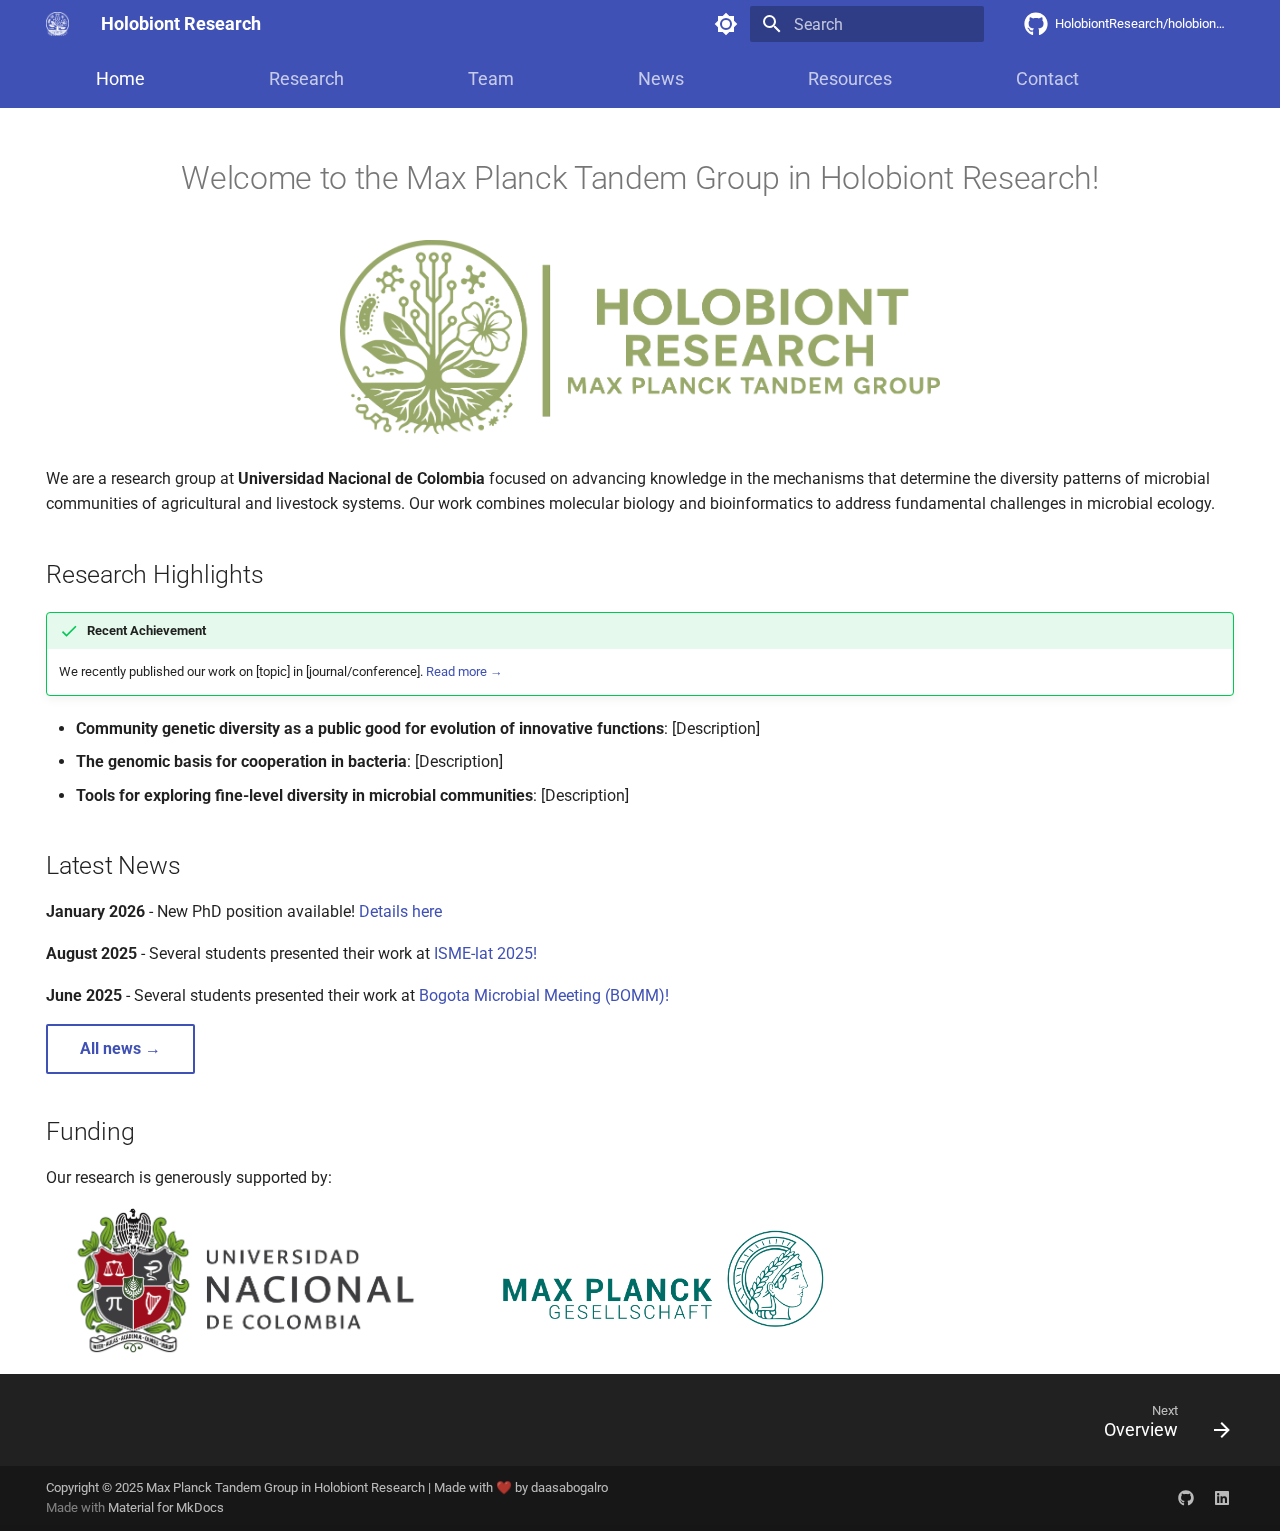
<file: index.html>
<!doctype html>
<html lang="en" class="no-js">
  <head>
    
      <meta charset="utf-8">
      <meta name="viewport" content="width=device-width,initial-scale=1">
      
        <meta name="description" content="Research group focused understanding the mechanisms that determine the diversity patterns of microbial communities of agricultural and livestock systems.">
      
      
        <meta name="author" content="Daniel Antonio Sabogal">
      
      
        <link rel="canonical" href="https://holobionts.xyz/">
      
      
      
        <link rel="next" href="research/">
      
      
        
      
      
      <link rel="icon" href="assets/holobionts_logo_minimal_white.webp">
      <meta name="generator" content="mkdocs-1.6.1, mkdocs-material-9.7.1">
    
    
      
        <title>Holobiont Research</title>
      
    
    
      <link rel="stylesheet" href="assets/stylesheets/main.484c7ddc.min.css">
      
        
        <link rel="stylesheet" href="assets/stylesheets/palette.ab4e12ef.min.css">
      
      


    
    
      
    
    
      
        
        
        <link rel="preconnect" href="https://fonts.gstatic.com" crossorigin>
        <link rel="stylesheet" href="https://fonts.googleapis.com/css?family=Roboto:300,300i,400,400i,700,700i%7CRoboto+Mono:400,400i,700,700i&display=fallback">
        <style>:root{--md-text-font:"Roboto";--md-code-font:"Roboto Mono"}</style>
      
    
    
      <link rel="stylesheet" href="stylesheets/extra.css">
    
    <script>__md_scope=new URL(".",location),__md_hash=e=>[...e].reduce(((e,_)=>(e<<5)-e+_.charCodeAt(0)),0),__md_get=(e,_=localStorage,t=__md_scope)=>JSON.parse(_.getItem(t.pathname+"."+e)),__md_set=(e,_,t=localStorage,a=__md_scope)=>{try{t.setItem(a.pathname+"."+e,JSON.stringify(_))}catch(e){}}</script>
    
      
  


  
  

<script id="__analytics">function __md_analytics(){function e(){dataLayer.push(arguments)}window.dataLayer=window.dataLayer||[],e("js",new Date),e("config","G-150JV6FP1C"),document.addEventListener("DOMContentLoaded",(function(){document.forms.search&&document.forms.search.query.addEventListener("blur",(function(){this.value&&e("event","search",{search_term:this.value})}));document$.subscribe((function(){var t=document.forms.feedback;if(void 0!==t)for(var a of t.querySelectorAll("[type=submit]"))a.addEventListener("click",(function(a){a.preventDefault();var n=document.location.pathname,d=this.getAttribute("data-md-value");e("event","feedback",{page:n,data:d}),t.firstElementChild.disabled=!0;var r=t.querySelector(".md-feedback__note [data-md-value='"+d+"']");r&&(r.hidden=!1)})),t.hidden=!1})),location$.subscribe((function(t){e("config","G-150JV6FP1C",{page_path:t.pathname})}))}));var t=document.createElement("script");t.async=!0,t.src="https://www.googletagmanager.com/gtag/js?id=G-150JV6FP1C",document.getElementById("__analytics").insertAdjacentElement("afterEnd",t)}</script>
  
    <script>"undefined"!=typeof __md_analytics&&__md_analytics()</script>
  

    
    
  </head>
  
  
    
    
      
    
    
    
    
    <body dir="ltr" data-md-color-scheme="default" data-md-color-primary="indigo" data-md-color-accent="indigo">
  
    
    <input class="md-toggle" data-md-toggle="drawer" type="checkbox" id="__drawer" autocomplete="off">
    <input class="md-toggle" data-md-toggle="search" type="checkbox" id="__search" autocomplete="off">
    <label class="md-overlay" for="__drawer"></label>
    <div data-md-component="skip">
      
        
        <a href="#research-highlights" class="md-skip">
          Skip to content
        </a>
      
    </div>
    <div data-md-component="announce">
      
    </div>
    
    
      

<header class="md-header" data-md-component="header">
  <nav class="md-header__inner md-grid" aria-label="Header">
    <a href="." title="Holobiont Research" class="md-header__button md-logo" aria-label="Holobiont Research" data-md-component="logo">
      
  <img src="assets/holobionts_logo_minimal_white.webp" alt="logo">

    </a>
    <label class="md-header__button md-icon" for="__drawer">
      
      <svg xmlns="http://www.w3.org/2000/svg" viewBox="0 0 24 24"><path d="M3 6h18v2H3zm0 5h18v2H3zm0 5h18v2H3z"/></svg>
    </label>
    <div class="md-header__title" data-md-component="header-title">
      <div class="md-header__ellipsis">
        <div class="md-header__topic">
          <span class="md-ellipsis">
            Holobiont Research
          </span>
        </div>
        <div class="md-header__topic" data-md-component="header-topic">
          <span class="md-ellipsis">
            
              Home
            
          </span>
        </div>
      </div>
    </div>
    
      
        <form class="md-header__option" data-md-component="palette">
  
    
    
    
    <input class="md-option" data-md-color-media="(prefers-color-scheme: light)" data-md-color-scheme="default" data-md-color-primary="indigo" data-md-color-accent="indigo"  aria-label="Switch to dark mode"  type="radio" name="__palette" id="__palette_0">
    
      <label class="md-header__button md-icon" title="Switch to dark mode" for="__palette_1" hidden>
        <svg xmlns="http://www.w3.org/2000/svg" viewBox="0 0 24 24"><path d="M12 8a4 4 0 0 0-4 4 4 4 0 0 0 4 4 4 4 0 0 0 4-4 4 4 0 0 0-4-4m0 10a6 6 0 0 1-6-6 6 6 0 0 1 6-6 6 6 0 0 1 6 6 6 6 0 0 1-6 6m8-9.31V4h-4.69L12 .69 8.69 4H4v4.69L.69 12 4 15.31V20h4.69L12 23.31 15.31 20H20v-4.69L23.31 12z"/></svg>
      </label>
    
  
    
    
    
    <input class="md-option" data-md-color-media="(prefers-color-scheme: dark)" data-md-color-scheme="slate" data-md-color-primary="indigo" data-md-color-accent="indigo"  aria-label="Switch to light mode"  type="radio" name="__palette" id="__palette_1">
    
      <label class="md-header__button md-icon" title="Switch to light mode" for="__palette_0" hidden>
        <svg xmlns="http://www.w3.org/2000/svg" viewBox="0 0 24 24"><path d="M12 18c-.89 0-1.74-.2-2.5-.55C11.56 16.5 13 14.42 13 12s-1.44-4.5-3.5-5.45C10.26 6.2 11.11 6 12 6a6 6 0 0 1 6 6 6 6 0 0 1-6 6m8-9.31V4h-4.69L12 .69 8.69 4H4v4.69L.69 12 4 15.31V20h4.69L12 23.31 15.31 20H20v-4.69L23.31 12z"/></svg>
      </label>
    
  
</form>
      
    
    
      <script>var palette=__md_get("__palette");if(palette&&palette.color){if("(prefers-color-scheme)"===palette.color.media){var media=matchMedia("(prefers-color-scheme: light)"),input=document.querySelector(media.matches?"[data-md-color-media='(prefers-color-scheme: light)']":"[data-md-color-media='(prefers-color-scheme: dark)']");palette.color.media=input.getAttribute("data-md-color-media"),palette.color.scheme=input.getAttribute("data-md-color-scheme"),palette.color.primary=input.getAttribute("data-md-color-primary"),palette.color.accent=input.getAttribute("data-md-color-accent")}for(var[key,value]of Object.entries(palette.color))document.body.setAttribute("data-md-color-"+key,value)}</script>
    
    
    
      
      
        <label class="md-header__button md-icon" for="__search">
          
          <svg xmlns="http://www.w3.org/2000/svg" viewBox="0 0 24 24"><path d="M9.5 3A6.5 6.5 0 0 1 16 9.5c0 1.61-.59 3.09-1.56 4.23l.27.27h.79l5 5-1.5 1.5-5-5v-.79l-.27-.27A6.52 6.52 0 0 1 9.5 16 6.5 6.5 0 0 1 3 9.5 6.5 6.5 0 0 1 9.5 3m0 2C7 5 5 7 5 9.5S7 14 9.5 14 14 12 14 9.5 12 5 9.5 5"/></svg>
        </label>
        <div class="md-search" data-md-component="search" role="dialog">
  <label class="md-search__overlay" for="__search"></label>
  <div class="md-search__inner" role="search">
    <form class="md-search__form" name="search">
      <input type="text" class="md-search__input" name="query" aria-label="Search" placeholder="Search" autocapitalize="off" autocorrect="off" autocomplete="off" spellcheck="false" data-md-component="search-query" required>
      <label class="md-search__icon md-icon" for="__search">
        
        <svg xmlns="http://www.w3.org/2000/svg" viewBox="0 0 24 24"><path d="M9.5 3A6.5 6.5 0 0 1 16 9.5c0 1.61-.59 3.09-1.56 4.23l.27.27h.79l5 5-1.5 1.5-5-5v-.79l-.27-.27A6.52 6.52 0 0 1 9.5 16 6.5 6.5 0 0 1 3 9.5 6.5 6.5 0 0 1 9.5 3m0 2C7 5 5 7 5 9.5S7 14 9.5 14 14 12 14 9.5 12 5 9.5 5"/></svg>
        
        <svg xmlns="http://www.w3.org/2000/svg" viewBox="0 0 24 24"><path d="M20 11v2H8l5.5 5.5-1.42 1.42L4.16 12l7.92-7.92L13.5 5.5 8 11z"/></svg>
      </label>
      <nav class="md-search__options" aria-label="Search">
        
        <button type="reset" class="md-search__icon md-icon" title="Clear" aria-label="Clear" tabindex="-1">
          
          <svg xmlns="http://www.w3.org/2000/svg" viewBox="0 0 24 24"><path d="M19 6.41 17.59 5 12 10.59 6.41 5 5 6.41 10.59 12 5 17.59 6.41 19 12 13.41 17.59 19 19 17.59 13.41 12z"/></svg>
        </button>
      </nav>
      
        <div class="md-search__suggest" data-md-component="search-suggest"></div>
      
    </form>
    <div class="md-search__output">
      <div class="md-search__scrollwrap" tabindex="0" data-md-scrollfix>
        <div class="md-search-result" data-md-component="search-result">
          <div class="md-search-result__meta">
            Initializing search
          </div>
          <ol class="md-search-result__list" role="presentation"></ol>
        </div>
      </div>
    </div>
  </div>
</div>
      
    
    
      <div class="md-header__source">
        <a href="https://github.com/HolobiontResearch/holobionts-website" title="Go to repository" class="md-source" data-md-component="source">
  <div class="md-source__icon md-icon">
    
    <svg xmlns="http://www.w3.org/2000/svg" viewBox="0 0 512 512"><!--! Font Awesome Free 7.1.0 by @fontawesome - https://fontawesome.com License - https://fontawesome.com/license/free (Icons: CC BY 4.0, Fonts: SIL OFL 1.1, Code: MIT License) Copyright 2025 Fonticons, Inc.--><path d="M173.9 397.4c0 2-2.3 3.6-5.2 3.6-3.3.3-5.6-1.3-5.6-3.6 0-2 2.3-3.6 5.2-3.6 3-.3 5.6 1.3 5.6 3.6m-31.1-4.5c-.7 2 1.3 4.3 4.3 4.9 2.6 1 5.6 0 6.2-2s-1.3-4.3-4.3-5.2c-2.6-.7-5.5.3-6.2 2.3m44.2-1.7c-2.9.7-4.9 2.6-4.6 4.9.3 2 2.9 3.3 5.9 2.6 2.9-.7 4.9-2.6 4.6-4.6-.3-1.9-3-3.2-5.9-2.9M252.8 8C114.1 8 8 113.3 8 252c0 110.9 69.8 205.8 169.5 239.2 12.8 2.3 17.3-5.6 17.3-12.1 0-6.2-.3-40.4-.3-61.4 0 0-70 15-84.7-29.8 0 0-11.4-29.1-27.8-36.6 0 0-22.9-15.7 1.6-15.4 0 0 24.9 2 38.6 25.8 21.9 38.6 58.6 27.5 72.9 20.9 2.3-16 8.8-27.1 16-33.7-55.9-6.2-112.3-14.3-112.3-110.5 0-27.5 7.6-41.3 23.6-58.9-2.6-6.5-11.1-33.3 2.6-67.9 20.9-6.5 69 27 69 27 20-5.6 41.5-8.5 62.8-8.5s42.8 2.9 62.8 8.5c0 0 48.1-33.6 69-27 13.7 34.7 5.2 61.4 2.6 67.9 16 17.7 25.8 31.5 25.8 58.9 0 96.5-58.9 104.2-114.8 110.5 9.2 7.9 17 22.9 17 46.4 0 33.7-.3 75.4-.3 83.6 0 6.5 4.6 14.4 17.3 12.1C436.2 457.8 504 362.9 504 252 504 113.3 391.5 8 252.8 8M105.2 352.9c-1.3 1-1 3.3.7 5.2 1.6 1.6 3.9 2.3 5.2 1 1.3-1 1-3.3-.7-5.2-1.6-1.6-3.9-2.3-5.2-1m-10.8-8.1c-.7 1.3.3 2.9 2.3 3.9 1.6 1 3.6.7 4.3-.7.7-1.3-.3-2.9-2.3-3.9-2-.6-3.6-.3-4.3.7m32.4 35.6c-1.6 1.3-1 4.3 1.3 6.2 2.3 2.3 5.2 2.6 6.5 1 1.3-1.3.7-4.3-1.3-6.2-2.2-2.3-5.2-2.6-6.5-1m-11.4-14.7c-1.6 1-1.6 3.6 0 5.9s4.3 3.3 5.6 2.3c1.6-1.3 1.6-3.9 0-6.2-1.4-2.3-4-3.3-5.6-2"/></svg>
  </div>
  <div class="md-source__repository">
    HolobiontResearch/holobionts-website
  </div>
</a>
      </div>
    
  </nav>
  
</header>
    
    <div class="md-container" data-md-component="container">
      
      
        
          
            
<nav class="md-tabs" aria-label="Tabs" data-md-component="tabs">
  <div class="md-grid">
    <ul class="md-tabs__list">
      
        
  
  
  
    
  
  
    <li class="md-tabs__item md-tabs__item--active">
      <a href="." class="md-tabs__link">
        
  
  
    
  
  Home

      </a>
    </li>
  

      
        
  
  
  
  
    
    
      <li class="md-tabs__item">
        <a href="research/" class="md-tabs__link">
          
  
  
  Research

        </a>
      </li>
    
  

      
        
  
  
  
  
    
    
      <li class="md-tabs__item">
        <a href="team/" class="md-tabs__link">
          
  
  
  Team

        </a>
      </li>
    
  

      
        
  
  
  
  
    <li class="md-tabs__item">
      <a href="news/" class="md-tabs__link">
        
  
  
    
  
  News

      </a>
    </li>
  

      
        
  
  
  
  
    
    
      <li class="md-tabs__item">
        <a href="resources/software/" class="md-tabs__link">
          
  
  
  Resources

        </a>
      </li>
    
  

      
        
  
  
  
  
    <li class="md-tabs__item">
      <a href="contact/" class="md-tabs__link">
        
  
  
    
  
  Contact

      </a>
    </li>
  

      
    </ul>
  </div>
</nav>
          
        
      
      <main class="md-main" data-md-component="main">
        <div class="md-main__inner md-grid">
          
            
              
                
              
              <div class="md-sidebar md-sidebar--primary" data-md-component="sidebar" data-md-type="navigation" hidden>
                <div class="md-sidebar__scrollwrap">
                  <div class="md-sidebar__inner">
                    


  


<nav class="md-nav md-nav--primary md-nav--lifted" aria-label="Navigation" data-md-level="0">
  <label class="md-nav__title" for="__drawer">
    <a href="." title="Holobiont Research" class="md-nav__button md-logo" aria-label="Holobiont Research" data-md-component="logo">
      
  <img src="assets/holobionts_logo_minimal_white.webp" alt="logo">

    </a>
    Holobiont Research
  </label>
  
    <div class="md-nav__source">
      <a href="https://github.com/HolobiontResearch/holobionts-website" title="Go to repository" class="md-source" data-md-component="source">
  <div class="md-source__icon md-icon">
    
    <svg xmlns="http://www.w3.org/2000/svg" viewBox="0 0 512 512"><!--! Font Awesome Free 7.1.0 by @fontawesome - https://fontawesome.com License - https://fontawesome.com/license/free (Icons: CC BY 4.0, Fonts: SIL OFL 1.1, Code: MIT License) Copyright 2025 Fonticons, Inc.--><path d="M173.9 397.4c0 2-2.3 3.6-5.2 3.6-3.3.3-5.6-1.3-5.6-3.6 0-2 2.3-3.6 5.2-3.6 3-.3 5.6 1.3 5.6 3.6m-31.1-4.5c-.7 2 1.3 4.3 4.3 4.9 2.6 1 5.6 0 6.2-2s-1.3-4.3-4.3-5.2c-2.6-.7-5.5.3-6.2 2.3m44.2-1.7c-2.9.7-4.9 2.6-4.6 4.9.3 2 2.9 3.3 5.9 2.6 2.9-.7 4.9-2.6 4.6-4.6-.3-1.9-3-3.2-5.9-2.9M252.8 8C114.1 8 8 113.3 8 252c0 110.9 69.8 205.8 169.5 239.2 12.8 2.3 17.3-5.6 17.3-12.1 0-6.2-.3-40.4-.3-61.4 0 0-70 15-84.7-29.8 0 0-11.4-29.1-27.8-36.6 0 0-22.9-15.7 1.6-15.4 0 0 24.9 2 38.6 25.8 21.9 38.6 58.6 27.5 72.9 20.9 2.3-16 8.8-27.1 16-33.7-55.9-6.2-112.3-14.3-112.3-110.5 0-27.5 7.6-41.3 23.6-58.9-2.6-6.5-11.1-33.3 2.6-67.9 20.9-6.5 69 27 69 27 20-5.6 41.5-8.5 62.8-8.5s42.8 2.9 62.8 8.5c0 0 48.1-33.6 69-27 13.7 34.7 5.2 61.4 2.6 67.9 16 17.7 25.8 31.5 25.8 58.9 0 96.5-58.9 104.2-114.8 110.5 9.2 7.9 17 22.9 17 46.4 0 33.7-.3 75.4-.3 83.6 0 6.5 4.6 14.4 17.3 12.1C436.2 457.8 504 362.9 504 252 504 113.3 391.5 8 252.8 8M105.2 352.9c-1.3 1-1 3.3.7 5.2 1.6 1.6 3.9 2.3 5.2 1 1.3-1 1-3.3-.7-5.2-1.6-1.6-3.9-2.3-5.2-1m-10.8-8.1c-.7 1.3.3 2.9 2.3 3.9 1.6 1 3.6.7 4.3-.7.7-1.3-.3-2.9-2.3-3.9-2-.6-3.6-.3-4.3.7m32.4 35.6c-1.6 1.3-1 4.3 1.3 6.2 2.3 2.3 5.2 2.6 6.5 1 1.3-1.3.7-4.3-1.3-6.2-2.2-2.3-5.2-2.6-6.5-1m-11.4-14.7c-1.6 1-1.6 3.6 0 5.9s4.3 3.3 5.6 2.3c1.6-1.3 1.6-3.9 0-6.2-1.4-2.3-4-3.3-5.6-2"/></svg>
  </div>
  <div class="md-source__repository">
    HolobiontResearch/holobionts-website
  </div>
</a>
    </div>
  
  <ul class="md-nav__list" data-md-scrollfix>
    
      
      
  
  
    
  
  
  
    <li class="md-nav__item md-nav__item--active">
      
      <input class="md-nav__toggle md-toggle" type="checkbox" id="__toc">
      
      
      
        <label class="md-nav__link md-nav__link--active" for="__toc">
          
  
  
  <span class="md-ellipsis">
    
  
    Home
  

    
  </span>
  
  

          <span class="md-nav__icon md-icon"></span>
        </label>
      
      <a href="." class="md-nav__link md-nav__link--active">
        
  
  
  <span class="md-ellipsis">
    
  
    Home
  

    
  </span>
  
  

      </a>
      
        

<nav class="md-nav md-nav--secondary" aria-label="Table of contents">
  
  
  
  
    <label class="md-nav__title" for="__toc">
      <span class="md-nav__icon md-icon"></span>
      Table of contents
    </label>
    <ul class="md-nav__list" data-md-component="toc" data-md-scrollfix>
      
        <li class="md-nav__item">
  <a href="#research-highlights" class="md-nav__link">
    <span class="md-ellipsis">
      
        Research Highlights
      
    </span>
  </a>
  
</li>
      
        <li class="md-nav__item">
  <a href="#latest-news" class="md-nav__link">
    <span class="md-ellipsis">
      
        Latest News
      
    </span>
  </a>
  
</li>
      
        <li class="md-nav__item">
  <a href="#funding" class="md-nav__link">
    <span class="md-ellipsis">
      
        Funding
      
    </span>
  </a>
  
</li>
      
    </ul>
  
</nav>
      
    </li>
  

    
      
      
  
  
  
  
    
    
    
    
      
      
        
      
    
    
    <li class="md-nav__item md-nav__item--nested">
      
        
        
        <input class="md-nav__toggle md-toggle " type="checkbox" id="__nav_2" >
        
          
          <label class="md-nav__link" for="__nav_2" id="__nav_2_label" tabindex="0">
            
  
  
  <span class="md-ellipsis">
    
  
    Research
  

    
  </span>
  
  

            <span class="md-nav__icon md-icon"></span>
          </label>
        
        <nav class="md-nav" data-md-level="1" aria-labelledby="__nav_2_label" aria-expanded="false">
          <label class="md-nav__title" for="__nav_2">
            <span class="md-nav__icon md-icon"></span>
            
  
    Research
  

          </label>
          <ul class="md-nav__list" data-md-scrollfix>
            
              
                
  
  
  
  
    <li class="md-nav__item">
      <a href="research/" class="md-nav__link">
        
  
  
  <span class="md-ellipsis">
    
  
    Overview
  

    
  </span>
  
  

      </a>
    </li>
  

              
            
              
                
  
  
  
  
    <li class="md-nav__item">
      <a href="research/projects/" class="md-nav__link">
        
  
  
  <span class="md-ellipsis">
    
  
    Projects
  

    
  </span>
  
  

      </a>
    </li>
  

              
            
              
                
  
  
  
  
    <li class="md-nav__item">
      <a href="research/publications/" class="md-nav__link">
        
  
  
  <span class="md-ellipsis">
    
  
    Publications
  

    
  </span>
  
  

      </a>
    </li>
  

              
            
          </ul>
        </nav>
      
    </li>
  

    
      
      
  
  
  
  
    
    
    
    
      
      
        
      
    
    
    <li class="md-nav__item md-nav__item--nested">
      
        
        
        <input class="md-nav__toggle md-toggle " type="checkbox" id="__nav_3" >
        
          
          <label class="md-nav__link" for="__nav_3" id="__nav_3_label" tabindex="0">
            
  
  
  <span class="md-ellipsis">
    
  
    Team
  

    
  </span>
  
  

            <span class="md-nav__icon md-icon"></span>
          </label>
        
        <nav class="md-nav" data-md-level="1" aria-labelledby="__nav_3_label" aria-expanded="false">
          <label class="md-nav__title" for="__nav_3">
            <span class="md-nav__icon md-icon"></span>
            
  
    Team
  

          </label>
          <ul class="md-nav__list" data-md-scrollfix>
            
              
                
  
  
  
  
    <li class="md-nav__item">
      <a href="team/" class="md-nav__link">
        
  
  
  <span class="md-ellipsis">
    
  
    Members
  

    
  </span>
  
  

      </a>
    </li>
  

              
            
              
                
  
  
  
  
    <li class="md-nav__item">
      <a href="team/alumni/" class="md-nav__link">
        
  
  
  <span class="md-ellipsis">
    
  
    Alumni
  

    
  </span>
  
  

      </a>
    </li>
  

              
            
              
                
  
  
  
  
    <li class="md-nav__item">
      <a href="team/join/" class="md-nav__link">
        
  
  
  <span class="md-ellipsis">
    
  
    Join Us
  

    
  </span>
  
  

      </a>
    </li>
  

              
            
          </ul>
        </nav>
      
    </li>
  

    
      
      
  
  
  
  
    <li class="md-nav__item">
      <a href="news/" class="md-nav__link">
        
  
  
  <span class="md-ellipsis">
    
  
    News
  

    
  </span>
  
  

      </a>
    </li>
  

    
      
      
  
  
  
  
    
    
    
    
      
      
        
      
    
    
    <li class="md-nav__item md-nav__item--nested">
      
        
        
        <input class="md-nav__toggle md-toggle " type="checkbox" id="__nav_5" >
        
          
          <label class="md-nav__link" for="__nav_5" id="__nav_5_label" tabindex="0">
            
  
  
  <span class="md-ellipsis">
    
  
    Resources
  

    
  </span>
  
  

            <span class="md-nav__icon md-icon"></span>
          </label>
        
        <nav class="md-nav" data-md-level="1" aria-labelledby="__nav_5_label" aria-expanded="false">
          <label class="md-nav__title" for="__nav_5">
            <span class="md-nav__icon md-icon"></span>
            
  
    Resources
  

          </label>
          <ul class="md-nav__list" data-md-scrollfix>
            
              
                
  
  
  
  
    <li class="md-nav__item">
      <a href="resources/software/" class="md-nav__link">
        
  
  
  <span class="md-ellipsis">
    
  
    Software
  

    
  </span>
  
  

      </a>
    </li>
  

              
            
              
                
  
  
  
  
    <li class="md-nav__item">
      <a href="resources/datasets/" class="md-nav__link">
        
  
  
  <span class="md-ellipsis">
    
  
    Datasets
  

    
  </span>
  
  

      </a>
    </li>
  

              
            
              
                
  
  
  
  
    <li class="md-nav__item">
      <a href="resources/teaching/" class="md-nav__link">
        
  
  
  <span class="md-ellipsis">
    
  
    Teaching
  

    
  </span>
  
  

      </a>
    </li>
  

              
            
          </ul>
        </nav>
      
    </li>
  

    
      
      
  
  
  
  
    <li class="md-nav__item">
      <a href="contact/" class="md-nav__link">
        
  
  
  <span class="md-ellipsis">
    
  
    Contact
  

    
  </span>
  
  

      </a>
    </li>
  

    
  </ul>
</nav>
                  </div>
                </div>
              </div>
            
            
              
                
              
              <div class="md-sidebar md-sidebar--secondary" data-md-component="sidebar" data-md-type="toc" hidden>
                <div class="md-sidebar__scrollwrap">
                  <div class="md-sidebar__inner">
                    

<nav class="md-nav md-nav--secondary" aria-label="Table of contents">
  
  
  
  
    <label class="md-nav__title" for="__toc">
      <span class="md-nav__icon md-icon"></span>
      Table of contents
    </label>
    <ul class="md-nav__list" data-md-component="toc" data-md-scrollfix>
      
        <li class="md-nav__item">
  <a href="#research-highlights" class="md-nav__link">
    <span class="md-ellipsis">
      
        Research Highlights
      
    </span>
  </a>
  
</li>
      
        <li class="md-nav__item">
  <a href="#latest-news" class="md-nav__link">
    <span class="md-ellipsis">
      
        Latest News
      
    </span>
  </a>
  
</li>
      
        <li class="md-nav__item">
  <a href="#funding" class="md-nav__link">
    <span class="md-ellipsis">
      
        Funding
      
    </span>
  </a>
  
</li>
      
    </ul>
  
</nav>
                  </div>
                </div>
              </div>
            
          
          
            <div class="md-content" data-md-component="content">
              
              <article class="md-content__inner md-typeset">
                
                  
  



  
  


<h1 align="center">Welcome to the Max Planck Tandem Group in Holobiont Research!</h1>

<figure>
<img align="center" alt="Group Photo" src="assets/holobionts_logo_salvia.webp" width="600" />

<figcaption></figcaption>
</figure>
<p>We are a research group at <strong>Universidad Nacional de Colombia</strong> focused on advancing knowledge in the mechanisms that determine the diversity patterns of microbial communities of agricultural and livestock systems. Our work combines molecular biology and bioinformatics to address fundamental challenges in microbial ecology.</p>
<h2 id="research-highlights">Research Highlights</h2>
<div class="admonition success">
<p class="admonition-title">Recent Achievement</p>
<p>We recently published our work on [topic] in [journal/conference]. <a href="research/publications/">Read more →</a></p>
</div>
<ul>
<li><strong>Community genetic diversity as a public good for evolution of innovative functions</strong>: [Description]</li>
<li><strong>The genomic basis for cooperation in bacteria</strong>: [Description]</li>
<li><strong>Tools for exploring fine-level diversity in microbial communities</strong>: [Description]</li>
</ul>
<h2 id="latest-news">Latest News</h2>
<p><strong>January 2026</strong> - New PhD position available! <a href="team/join/">Details here</a></p>
<p><strong>August 2025</strong> - Several students presented their work at <a href="https://ismelat2025.org/">ISME-lat 2025!</a></p>
<p><strong>June 2025</strong> - Several students presented their work at <a href="https://www.bogotamicrobialmeeting.com/">Bogota Microbial Meeting (BOMM)!</a></p>
<p><a class="md-button" href="news/">All news →</a></p>
<h2 id="funding">Funding</h2>
<p>Our research is generously supported by:</p>
<p><a href="https://ciencias.bogota.unal.edu.co/areas_curriculares/biologia/"> <img align="left" alt="Photo" src="assets/logo_unal.png#only-light" width="400" /> </a>
<a href="https://ciencias.bogota.unal.edu.co/areas_curriculares/biologia/"> <img align="left" alt="Photo" src="assets/logo_unal_white.png#only-dark" width="400" /> </a>
<a href="https://www.mpg.de/en/international/latin-america"> <img align="left" alt="Photo" src="assets/logo_max_green.webp#only-light" width="400" /> </a>
<a href="https://www.mpg.de/en/international/latin-america"> <img align="left" alt="Photo" src="assets/logo_max_white.webp#only-dark" width="400" /> </a></p>







  
  



  


  



                
              </article>
            </div>
          
          
  <script>var tabs=__md_get("__tabs");if(Array.isArray(tabs))e:for(var set of document.querySelectorAll(".tabbed-set")){var labels=set.querySelector(".tabbed-labels");for(var tab of tabs)for(var label of labels.getElementsByTagName("label"))if(label.innerText.trim()===tab){var input=document.getElementById(label.htmlFor);input.checked=!0;continue e}}</script>

<script>var target=document.getElementById(location.hash.slice(1));target&&target.name&&(target.checked=target.name.startsWith("__tabbed_"))</script>
        </div>
        
          <button type="button" class="md-top md-icon" data-md-component="top" hidden>
  
  <svg xmlns="http://www.w3.org/2000/svg" viewBox="0 0 24 24"><path d="M13 20h-2V8l-5.5 5.5-1.42-1.42L12 4.16l7.92 7.92-1.42 1.42L13 8z"/></svg>
  Back to top
</button>
        
      </main>
      
        <footer class="md-footer">
  
    
      
        
      
      <nav class="md-footer__inner md-grid" aria-label="Footer" >
        
        
          
          <a href="research/" class="md-footer__link md-footer__link--next" aria-label="Next: Overview">
            <div class="md-footer__title">
              <span class="md-footer__direction">
                Next
              </span>
              <div class="md-ellipsis">
                Overview
              </div>
            </div>
            <div class="md-footer__button md-icon">
              
              <svg xmlns="http://www.w3.org/2000/svg" viewBox="0 0 24 24"><path d="M4 11v2h12l-5.5 5.5 1.42 1.42L19.84 12l-7.92-7.92L10.5 5.5 16 11z"/></svg>
            </div>
          </a>
        
      </nav>
    
  
  <div class="md-footer-meta md-typeset">
    <div class="md-footer-meta__inner md-grid">
      <div class="md-copyright">
  
    <div class="md-copyright__highlight">
      Copyright &copy; 2025 Max Planck Tandem Group in Holobiont Research | Made with ❤️ by <a href="hhttps://github.com/daasabogalro">daasabogalro</a>
    </div>
  
  
    Made with
    <a href="https://squidfunk.github.io/mkdocs-material/" target="_blank" rel="noopener">
      Material for MkDocs
    </a>
  
</div>
      
        
<div class="md-social">
  
    
    
    
    
      
      
    
    <a href="https://github.com/HolobiontResearch" target="_blank" rel="noopener" title="github.com" class="md-social__link">
      <svg xmlns="http://www.w3.org/2000/svg" viewBox="0 0 512 512"><!--! Font Awesome Free 7.1.0 by @fontawesome - https://fontawesome.com License - https://fontawesome.com/license/free (Icons: CC BY 4.0, Fonts: SIL OFL 1.1, Code: MIT License) Copyright 2025 Fonticons, Inc.--><path d="M173.9 397.4c0 2-2.3 3.6-5.2 3.6-3.3.3-5.6-1.3-5.6-3.6 0-2 2.3-3.6 5.2-3.6 3-.3 5.6 1.3 5.6 3.6m-31.1-4.5c-.7 2 1.3 4.3 4.3 4.9 2.6 1 5.6 0 6.2-2s-1.3-4.3-4.3-5.2c-2.6-.7-5.5.3-6.2 2.3m44.2-1.7c-2.9.7-4.9 2.6-4.6 4.9.3 2 2.9 3.3 5.9 2.6 2.9-.7 4.9-2.6 4.6-4.6-.3-1.9-3-3.2-5.9-2.9M252.8 8C114.1 8 8 113.3 8 252c0 110.9 69.8 205.8 169.5 239.2 12.8 2.3 17.3-5.6 17.3-12.1 0-6.2-.3-40.4-.3-61.4 0 0-70 15-84.7-29.8 0 0-11.4-29.1-27.8-36.6 0 0-22.9-15.7 1.6-15.4 0 0 24.9 2 38.6 25.8 21.9 38.6 58.6 27.5 72.9 20.9 2.3-16 8.8-27.1 16-33.7-55.9-6.2-112.3-14.3-112.3-110.5 0-27.5 7.6-41.3 23.6-58.9-2.6-6.5-11.1-33.3 2.6-67.9 20.9-6.5 69 27 69 27 20-5.6 41.5-8.5 62.8-8.5s42.8 2.9 62.8 8.5c0 0 48.1-33.6 69-27 13.7 34.7 5.2 61.4 2.6 67.9 16 17.7 25.8 31.5 25.8 58.9 0 96.5-58.9 104.2-114.8 110.5 9.2 7.9 17 22.9 17 46.4 0 33.7-.3 75.4-.3 83.6 0 6.5 4.6 14.4 17.3 12.1C436.2 457.8 504 362.9 504 252 504 113.3 391.5 8 252.8 8M105.2 352.9c-1.3 1-1 3.3.7 5.2 1.6 1.6 3.9 2.3 5.2 1 1.3-1 1-3.3-.7-5.2-1.6-1.6-3.9-2.3-5.2-1m-10.8-8.1c-.7 1.3.3 2.9 2.3 3.9 1.6 1 3.6.7 4.3-.7.7-1.3-.3-2.9-2.3-3.9-2-.6-3.6-.3-4.3.7m32.4 35.6c-1.6 1.3-1 4.3 1.3 6.2 2.3 2.3 5.2 2.6 6.5 1 1.3-1.3.7-4.3-1.3-6.2-2.2-2.3-5.2-2.6-6.5-1m-11.4-14.7c-1.6 1-1.6 3.6 0 5.9s4.3 3.3 5.6 2.3c1.6-1.3 1.6-3.9 0-6.2-1.4-2.3-4-3.3-5.6-2"/></svg>
    </a>
  
    
    
    
    
      
      
    
    <a href="https://www.linkedin.com/in/max-planck-tandem-group-in-holobiont-research/" target="_blank" rel="noopener" title="www.linkedin.com" class="md-social__link">
      <svg xmlns="http://www.w3.org/2000/svg" viewBox="0 0 448 512"><!--! Font Awesome Free 7.1.0 by @fontawesome - https://fontawesome.com License - https://fontawesome.com/license/free (Icons: CC BY 4.0, Fonts: SIL OFL 1.1, Code: MIT License) Copyright 2025 Fonticons, Inc.--><path d="M416 32H31.9C14.3 32 0 46.5 0 64.3v383.4C0 465.5 14.3 480 31.9 480H416c17.6 0 32-14.5 32-32.3V64.3c0-17.8-14.4-32.3-32-32.3M135.4 416H69V202.2h66.5V416zM102.2 96a38.5 38.5 0 1 1 0 77 38.5 38.5 0 1 1 0-77m282.1 320h-66.4V312c0-24.8-.5-56.7-34.5-56.7-34.6 0-39.9 27-39.9 54.9V416h-66.4V202.2h63.7v29.2h.9c8.9-16.8 30.6-34.5 62.9-34.5 67.2 0 79.7 44.3 79.7 101.9z"/></svg>
    </a>
  
</div>
      
    </div>
  </div>
</footer>
      
    </div>
    <div class="md-dialog" data-md-component="dialog">
      <div class="md-dialog__inner md-typeset"></div>
    </div>
    
    
    
      
      
      <script id="__config" type="application/json">{"annotate": null, "base": ".", "features": ["navigation.tabs", "navigation.sections", "navigation.top", "navigation.footer", "search.suggest", "search.highlight", "content.tabs.link", "content.code.annotation", "content.code.copy"], "search": "assets/javascripts/workers/search.2c215733.min.js", "tags": null, "translations": {"clipboard.copied": "Copied to clipboard", "clipboard.copy": "Copy to clipboard", "search.result.more.one": "1 more on this page", "search.result.more.other": "# more on this page", "search.result.none": "No matching documents", "search.result.one": "1 matching document", "search.result.other": "# matching documents", "search.result.placeholder": "Type to start searching", "search.result.term.missing": "Missing", "select.version": "Select version"}, "version": null}</script>
    
    
      <script src="assets/javascripts/bundle.79ae519e.min.js"></script>
      
    
  </body>
</html>
</file>
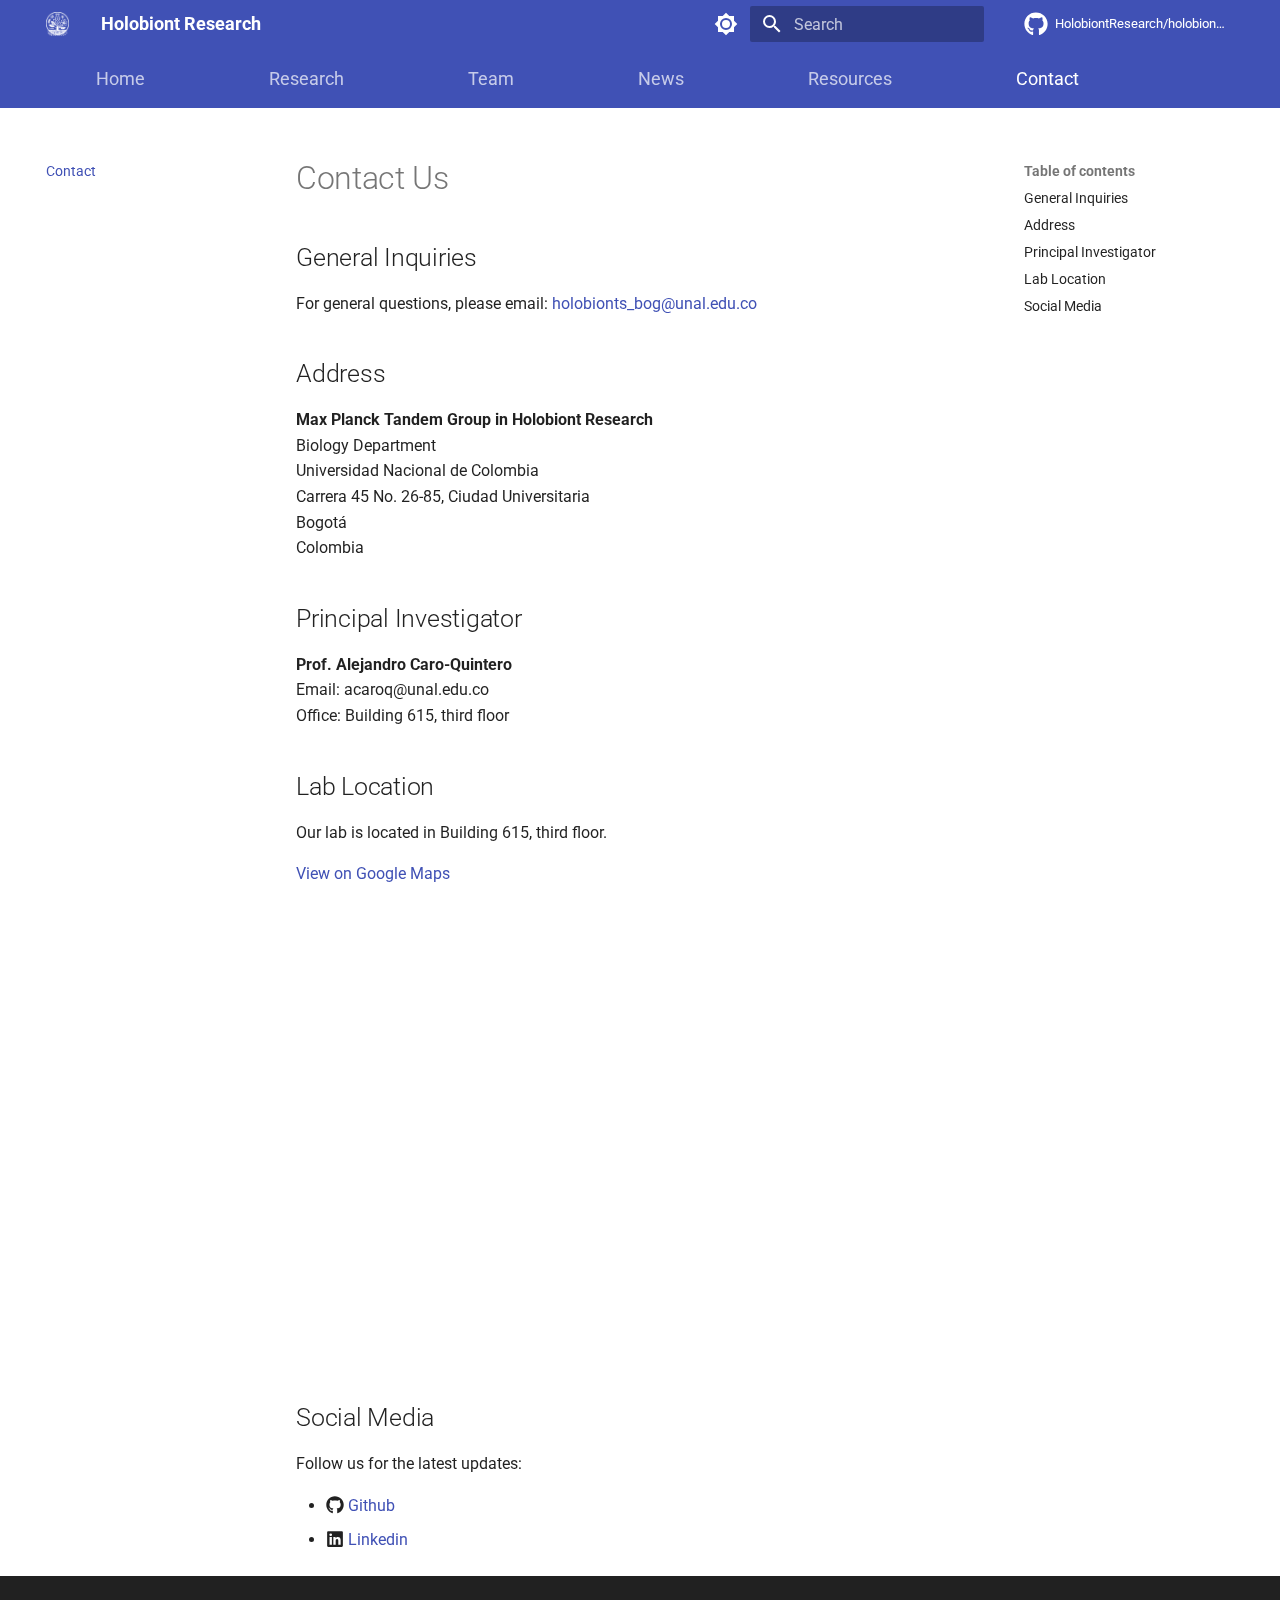
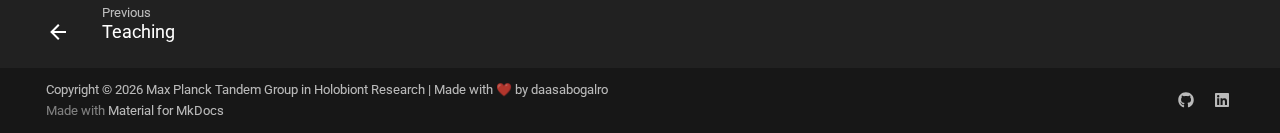
<file: contact/index.html>
<!doctype html>
<html lang="en" class="no-js">
  <head>
    
      <meta charset="utf-8">
      <meta name="viewport" content="width=device-width,initial-scale=1">
      
        <meta name="description" content="Research group focused understanding the mechanisms that determine the diversity patterns of microbial communities of agricultural and livestock systems.">
      
      
        <meta name="author" content="Daniel Antonio Sabogal">
      
      
        <link rel="canonical" href="https://holobionts.xyz/contact/">
      
      
        <link rel="prev" href="../resources/teaching/">
      
      
      
        
      
      
      <link rel="icon" href="../assets/holobionts_logo_minimal_white.webp">
      <meta name="generator" content="mkdocs-1.6.1, mkdocs-material-9.7.2">
    
    
      
        <title>Contact - Holobiont Research</title>
      
    
    
      <link rel="stylesheet" href="../assets/stylesheets/main.484c7ddc.min.css">
      
        
        <link rel="stylesheet" href="../assets/stylesheets/palette.ab4e12ef.min.css">
      
      


    
    
      
    
    
      
        
        
        <link rel="preconnect" href="https://fonts.gstatic.com" crossorigin>
        <link rel="stylesheet" href="https://fonts.googleapis.com/css?family=Roboto:300,300i,400,400i,700,700i%7CRoboto+Mono:400,400i,700,700i&display=fallback">
        <style>:root{--md-text-font:"Roboto";--md-code-font:"Roboto Mono"}</style>
      
    
    
      <link rel="stylesheet" href="../stylesheets/extra.css">
    
    <script>__md_scope=new URL("..",location),__md_hash=e=>[...e].reduce(((e,_)=>(e<<5)-e+_.charCodeAt(0)),0),__md_get=(e,_=localStorage,t=__md_scope)=>JSON.parse(_.getItem(t.pathname+"."+e)),__md_set=(e,_,t=localStorage,a=__md_scope)=>{try{t.setItem(a.pathname+"."+e,JSON.stringify(_))}catch(e){}}</script>
    
      
  


  
  

<script id="__analytics">function __md_analytics(){function e(){dataLayer.push(arguments)}window.dataLayer=window.dataLayer||[],e("js",new Date),e("config","G-150JV6FP1C"),document.addEventListener("DOMContentLoaded",(function(){document.forms.search&&document.forms.search.query.addEventListener("blur",(function(){this.value&&e("event","search",{search_term:this.value})}));document$.subscribe((function(){var t=document.forms.feedback;if(void 0!==t)for(var a of t.querySelectorAll("[type=submit]"))a.addEventListener("click",(function(a){a.preventDefault();var n=document.location.pathname,d=this.getAttribute("data-md-value");e("event","feedback",{page:n,data:d}),t.firstElementChild.disabled=!0;var r=t.querySelector(".md-feedback__note [data-md-value='"+d+"']");r&&(r.hidden=!1)})),t.hidden=!1})),location$.subscribe((function(t){e("config","G-150JV6FP1C",{page_path:t.pathname})}))}));var t=document.createElement("script");t.async=!0,t.src="https://www.googletagmanager.com/gtag/js?id=G-150JV6FP1C",document.getElementById("__analytics").insertAdjacentElement("afterEnd",t)}</script>
  
    <script>"undefined"!=typeof __md_analytics&&__md_analytics()</script>
  

    
    
  </head>
  
  
    
    
      
    
    
    
    
    <body dir="ltr" data-md-color-scheme="default" data-md-color-primary="indigo" data-md-color-accent="indigo">
  
    
    <input class="md-toggle" data-md-toggle="drawer" type="checkbox" id="__drawer" autocomplete="off">
    <input class="md-toggle" data-md-toggle="search" type="checkbox" id="__search" autocomplete="off">
    <label class="md-overlay" for="__drawer"></label>
    <div data-md-component="skip">
      
        
        <a href="#contact-us" class="md-skip">
          Skip to content
        </a>
      
    </div>
    <div data-md-component="announce">
      
    </div>
    
    
      

<header class="md-header" data-md-component="header">
  <nav class="md-header__inner md-grid" aria-label="Header">
    <a href=".." title="Holobiont Research" class="md-header__button md-logo" aria-label="Holobiont Research" data-md-component="logo">
      
  <img src="../assets/holobionts_logo_minimal_white.webp" alt="logo">

    </a>
    <label class="md-header__button md-icon" for="__drawer">
      
      <svg xmlns="http://www.w3.org/2000/svg" viewBox="0 0 24 24"><path d="M3 6h18v2H3zm0 5h18v2H3zm0 5h18v2H3z"/></svg>
    </label>
    <div class="md-header__title" data-md-component="header-title">
      <div class="md-header__ellipsis">
        <div class="md-header__topic">
          <span class="md-ellipsis">
            Holobiont Research
          </span>
        </div>
        <div class="md-header__topic" data-md-component="header-topic">
          <span class="md-ellipsis">
            
              Contact
            
          </span>
        </div>
      </div>
    </div>
    
      
        <form class="md-header__option" data-md-component="palette">
  
    
    
    
    <input class="md-option" data-md-color-media="(prefers-color-scheme: light)" data-md-color-scheme="default" data-md-color-primary="indigo" data-md-color-accent="indigo"  aria-label="Switch to dark mode"  type="radio" name="__palette" id="__palette_0">
    
      <label class="md-header__button md-icon" title="Switch to dark mode" for="__palette_1" hidden>
        <svg xmlns="http://www.w3.org/2000/svg" viewBox="0 0 24 24"><path d="M12 8a4 4 0 0 0-4 4 4 4 0 0 0 4 4 4 4 0 0 0 4-4 4 4 0 0 0-4-4m0 10a6 6 0 0 1-6-6 6 6 0 0 1 6-6 6 6 0 0 1 6 6 6 6 0 0 1-6 6m8-9.31V4h-4.69L12 .69 8.69 4H4v4.69L.69 12 4 15.31V20h4.69L12 23.31 15.31 20H20v-4.69L23.31 12z"/></svg>
      </label>
    
  
    
    
    
    <input class="md-option" data-md-color-media="(prefers-color-scheme: dark)" data-md-color-scheme="slate" data-md-color-primary="indigo" data-md-color-accent="indigo"  aria-label="Switch to light mode"  type="radio" name="__palette" id="__palette_1">
    
      <label class="md-header__button md-icon" title="Switch to light mode" for="__palette_0" hidden>
        <svg xmlns="http://www.w3.org/2000/svg" viewBox="0 0 24 24"><path d="M12 18c-.89 0-1.74-.2-2.5-.55C11.56 16.5 13 14.42 13 12s-1.44-4.5-3.5-5.45C10.26 6.2 11.11 6 12 6a6 6 0 0 1 6 6 6 6 0 0 1-6 6m8-9.31V4h-4.69L12 .69 8.69 4H4v4.69L.69 12 4 15.31V20h4.69L12 23.31 15.31 20H20v-4.69L23.31 12z"/></svg>
      </label>
    
  
</form>
      
    
    
      <script>var palette=__md_get("__palette");if(palette&&palette.color){if("(prefers-color-scheme)"===palette.color.media){var media=matchMedia("(prefers-color-scheme: light)"),input=document.querySelector(media.matches?"[data-md-color-media='(prefers-color-scheme: light)']":"[data-md-color-media='(prefers-color-scheme: dark)']");palette.color.media=input.getAttribute("data-md-color-media"),palette.color.scheme=input.getAttribute("data-md-color-scheme"),palette.color.primary=input.getAttribute("data-md-color-primary"),palette.color.accent=input.getAttribute("data-md-color-accent")}for(var[key,value]of Object.entries(palette.color))document.body.setAttribute("data-md-color-"+key,value)}</script>
    
    
    
      
      
        <label class="md-header__button md-icon" for="__search">
          
          <svg xmlns="http://www.w3.org/2000/svg" viewBox="0 0 24 24"><path d="M9.5 3A6.5 6.5 0 0 1 16 9.5c0 1.61-.59 3.09-1.56 4.23l.27.27h.79l5 5-1.5 1.5-5-5v-.79l-.27-.27A6.52 6.52 0 0 1 9.5 16 6.5 6.5 0 0 1 3 9.5 6.5 6.5 0 0 1 9.5 3m0 2C7 5 5 7 5 9.5S7 14 9.5 14 14 12 14 9.5 12 5 9.5 5"/></svg>
        </label>
        <div class="md-search" data-md-component="search" role="dialog">
  <label class="md-search__overlay" for="__search"></label>
  <div class="md-search__inner" role="search">
    <form class="md-search__form" name="search">
      <input type="text" class="md-search__input" name="query" aria-label="Search" placeholder="Search" autocapitalize="off" autocorrect="off" autocomplete="off" spellcheck="false" data-md-component="search-query" required>
      <label class="md-search__icon md-icon" for="__search">
        
        <svg xmlns="http://www.w3.org/2000/svg" viewBox="0 0 24 24"><path d="M9.5 3A6.5 6.5 0 0 1 16 9.5c0 1.61-.59 3.09-1.56 4.23l.27.27h.79l5 5-1.5 1.5-5-5v-.79l-.27-.27A6.52 6.52 0 0 1 9.5 16 6.5 6.5 0 0 1 3 9.5 6.5 6.5 0 0 1 9.5 3m0 2C7 5 5 7 5 9.5S7 14 9.5 14 14 12 14 9.5 12 5 9.5 5"/></svg>
        
        <svg xmlns="http://www.w3.org/2000/svg" viewBox="0 0 24 24"><path d="M20 11v2H8l5.5 5.5-1.42 1.42L4.16 12l7.92-7.92L13.5 5.5 8 11z"/></svg>
      </label>
      <nav class="md-search__options" aria-label="Search">
        
        <button type="reset" class="md-search__icon md-icon" title="Clear" aria-label="Clear" tabindex="-1">
          
          <svg xmlns="http://www.w3.org/2000/svg" viewBox="0 0 24 24"><path d="M19 6.41 17.59 5 12 10.59 6.41 5 5 6.41 10.59 12 5 17.59 6.41 19 12 13.41 17.59 19 19 17.59 13.41 12z"/></svg>
        </button>
      </nav>
      
        <div class="md-search__suggest" data-md-component="search-suggest"></div>
      
    </form>
    <div class="md-search__output">
      <div class="md-search__scrollwrap" tabindex="0" data-md-scrollfix>
        <div class="md-search-result" data-md-component="search-result">
          <div class="md-search-result__meta">
            Initializing search
          </div>
          <ol class="md-search-result__list" role="presentation"></ol>
        </div>
      </div>
    </div>
  </div>
</div>
      
    
    
      <div class="md-header__source">
        <a href="https://github.com/HolobiontResearch/holobionts-website" title="Go to repository" class="md-source" data-md-component="source">
  <div class="md-source__icon md-icon">
    
    <svg xmlns="http://www.w3.org/2000/svg" viewBox="0 0 512 512"><!--! Font Awesome Free 7.1.0 by @fontawesome - https://fontawesome.com License - https://fontawesome.com/license/free (Icons: CC BY 4.0, Fonts: SIL OFL 1.1, Code: MIT License) Copyright 2025 Fonticons, Inc.--><path d="M173.9 397.4c0 2-2.3 3.6-5.2 3.6-3.3.3-5.6-1.3-5.6-3.6 0-2 2.3-3.6 5.2-3.6 3-.3 5.6 1.3 5.6 3.6m-31.1-4.5c-.7 2 1.3 4.3 4.3 4.9 2.6 1 5.6 0 6.2-2s-1.3-4.3-4.3-5.2c-2.6-.7-5.5.3-6.2 2.3m44.2-1.7c-2.9.7-4.9 2.6-4.6 4.9.3 2 2.9 3.3 5.9 2.6 2.9-.7 4.9-2.6 4.6-4.6-.3-1.9-3-3.2-5.9-2.9M252.8 8C114.1 8 8 113.3 8 252c0 110.9 69.8 205.8 169.5 239.2 12.8 2.3 17.3-5.6 17.3-12.1 0-6.2-.3-40.4-.3-61.4 0 0-70 15-84.7-29.8 0 0-11.4-29.1-27.8-36.6 0 0-22.9-15.7 1.6-15.4 0 0 24.9 2 38.6 25.8 21.9 38.6 58.6 27.5 72.9 20.9 2.3-16 8.8-27.1 16-33.7-55.9-6.2-112.3-14.3-112.3-110.5 0-27.5 7.6-41.3 23.6-58.9-2.6-6.5-11.1-33.3 2.6-67.9 20.9-6.5 69 27 69 27 20-5.6 41.5-8.5 62.8-8.5s42.8 2.9 62.8 8.5c0 0 48.1-33.6 69-27 13.7 34.7 5.2 61.4 2.6 67.9 16 17.7 25.8 31.5 25.8 58.9 0 96.5-58.9 104.2-114.8 110.5 9.2 7.9 17 22.9 17 46.4 0 33.7-.3 75.4-.3 83.6 0 6.5 4.6 14.4 17.3 12.1C436.2 457.8 504 362.9 504 252 504 113.3 391.5 8 252.8 8M105.2 352.9c-1.3 1-1 3.3.7 5.2 1.6 1.6 3.9 2.3 5.2 1 1.3-1 1-3.3-.7-5.2-1.6-1.6-3.9-2.3-5.2-1m-10.8-8.1c-.7 1.3.3 2.9 2.3 3.9 1.6 1 3.6.7 4.3-.7.7-1.3-.3-2.9-2.3-3.9-2-.6-3.6-.3-4.3.7m32.4 35.6c-1.6 1.3-1 4.3 1.3 6.2 2.3 2.3 5.2 2.6 6.5 1 1.3-1.3.7-4.3-1.3-6.2-2.2-2.3-5.2-2.6-6.5-1m-11.4-14.7c-1.6 1-1.6 3.6 0 5.9s4.3 3.3 5.6 2.3c1.6-1.3 1.6-3.9 0-6.2-1.4-2.3-4-3.3-5.6-2"/></svg>
  </div>
  <div class="md-source__repository">
    HolobiontResearch/holobionts-website
  </div>
</a>
      </div>
    
  </nav>
  
</header>
    
    <div class="md-container" data-md-component="container">
      
      
        
          
            
<nav class="md-tabs" aria-label="Tabs" data-md-component="tabs">
  <div class="md-grid">
    <ul class="md-tabs__list">
      
        
  
  
  
  
    <li class="md-tabs__item">
      <a href=".." class="md-tabs__link">
        
  
  
    
  
  Home

      </a>
    </li>
  

      
        
  
  
  
  
    
    
      <li class="md-tabs__item">
        <a href="../research/" class="md-tabs__link">
          
  
  
  Research

        </a>
      </li>
    
  

      
        
  
  
  
  
    
    
      <li class="md-tabs__item">
        <a href="../team/" class="md-tabs__link">
          
  
  
  Team

        </a>
      </li>
    
  

      
        
  
  
  
  
    <li class="md-tabs__item">
      <a href="../news/" class="md-tabs__link">
        
  
  
    
  
  News

      </a>
    </li>
  

      
        
  
  
  
  
    
    
      <li class="md-tabs__item">
        <a href="../resources/software/" class="md-tabs__link">
          
  
  
  Resources

        </a>
      </li>
    
  

      
        
  
  
  
    
  
  
    <li class="md-tabs__item md-tabs__item--active">
      <a href="./" class="md-tabs__link">
        
  
  
    
  
  Contact

      </a>
    </li>
  

      
    </ul>
  </div>
</nav>
          
        
      
      <main class="md-main" data-md-component="main">
        <div class="md-main__inner md-grid">
          
            
              
              <div class="md-sidebar md-sidebar--primary" data-md-component="sidebar" data-md-type="navigation" >
                <div class="md-sidebar__scrollwrap">
                  <div class="md-sidebar__inner">
                    


  


<nav class="md-nav md-nav--primary md-nav--lifted" aria-label="Navigation" data-md-level="0">
  <label class="md-nav__title" for="__drawer">
    <a href=".." title="Holobiont Research" class="md-nav__button md-logo" aria-label="Holobiont Research" data-md-component="logo">
      
  <img src="../assets/holobionts_logo_minimal_white.webp" alt="logo">

    </a>
    Holobiont Research
  </label>
  
    <div class="md-nav__source">
      <a href="https://github.com/HolobiontResearch/holobionts-website" title="Go to repository" class="md-source" data-md-component="source">
  <div class="md-source__icon md-icon">
    
    <svg xmlns="http://www.w3.org/2000/svg" viewBox="0 0 512 512"><!--! Font Awesome Free 7.1.0 by @fontawesome - https://fontawesome.com License - https://fontawesome.com/license/free (Icons: CC BY 4.0, Fonts: SIL OFL 1.1, Code: MIT License) Copyright 2025 Fonticons, Inc.--><path d="M173.9 397.4c0 2-2.3 3.6-5.2 3.6-3.3.3-5.6-1.3-5.6-3.6 0-2 2.3-3.6 5.2-3.6 3-.3 5.6 1.3 5.6 3.6m-31.1-4.5c-.7 2 1.3 4.3 4.3 4.9 2.6 1 5.6 0 6.2-2s-1.3-4.3-4.3-5.2c-2.6-.7-5.5.3-6.2 2.3m44.2-1.7c-2.9.7-4.9 2.6-4.6 4.9.3 2 2.9 3.3 5.9 2.6 2.9-.7 4.9-2.6 4.6-4.6-.3-1.9-3-3.2-5.9-2.9M252.8 8C114.1 8 8 113.3 8 252c0 110.9 69.8 205.8 169.5 239.2 12.8 2.3 17.3-5.6 17.3-12.1 0-6.2-.3-40.4-.3-61.4 0 0-70 15-84.7-29.8 0 0-11.4-29.1-27.8-36.6 0 0-22.9-15.7 1.6-15.4 0 0 24.9 2 38.6 25.8 21.9 38.6 58.6 27.5 72.9 20.9 2.3-16 8.8-27.1 16-33.7-55.9-6.2-112.3-14.3-112.3-110.5 0-27.5 7.6-41.3 23.6-58.9-2.6-6.5-11.1-33.3 2.6-67.9 20.9-6.5 69 27 69 27 20-5.6 41.5-8.5 62.8-8.5s42.8 2.9 62.8 8.5c0 0 48.1-33.6 69-27 13.7 34.7 5.2 61.4 2.6 67.9 16 17.7 25.8 31.5 25.8 58.9 0 96.5-58.9 104.2-114.8 110.5 9.2 7.9 17 22.9 17 46.4 0 33.7-.3 75.4-.3 83.6 0 6.5 4.6 14.4 17.3 12.1C436.2 457.8 504 362.9 504 252 504 113.3 391.5 8 252.8 8M105.2 352.9c-1.3 1-1 3.3.7 5.2 1.6 1.6 3.9 2.3 5.2 1 1.3-1 1-3.3-.7-5.2-1.6-1.6-3.9-2.3-5.2-1m-10.8-8.1c-.7 1.3.3 2.9 2.3 3.9 1.6 1 3.6.7 4.3-.7.7-1.3-.3-2.9-2.3-3.9-2-.6-3.6-.3-4.3.7m32.4 35.6c-1.6 1.3-1 4.3 1.3 6.2 2.3 2.3 5.2 2.6 6.5 1 1.3-1.3.7-4.3-1.3-6.2-2.2-2.3-5.2-2.6-6.5-1m-11.4-14.7c-1.6 1-1.6 3.6 0 5.9s4.3 3.3 5.6 2.3c1.6-1.3 1.6-3.9 0-6.2-1.4-2.3-4-3.3-5.6-2"/></svg>
  </div>
  <div class="md-source__repository">
    HolobiontResearch/holobionts-website
  </div>
</a>
    </div>
  
  <ul class="md-nav__list" data-md-scrollfix>
    
      
      
  
  
  
  
    <li class="md-nav__item">
      <a href=".." class="md-nav__link">
        
  
  
  <span class="md-ellipsis">
    
  
    Home
  

    
  </span>
  
  

      </a>
    </li>
  

    
      
      
  
  
  
  
    
    
    
    
      
      
        
      
    
    
    <li class="md-nav__item md-nav__item--nested">
      
        
        
        <input class="md-nav__toggle md-toggle " type="checkbox" id="__nav_2" >
        
          
          <label class="md-nav__link" for="__nav_2" id="__nav_2_label" tabindex="0">
            
  
  
  <span class="md-ellipsis">
    
  
    Research
  

    
  </span>
  
  

            <span class="md-nav__icon md-icon"></span>
          </label>
        
        <nav class="md-nav" data-md-level="1" aria-labelledby="__nav_2_label" aria-expanded="false">
          <label class="md-nav__title" for="__nav_2">
            <span class="md-nav__icon md-icon"></span>
            
  
    Research
  

          </label>
          <ul class="md-nav__list" data-md-scrollfix>
            
              
                
  
  
  
  
    <li class="md-nav__item">
      <a href="../research/" class="md-nav__link">
        
  
  
  <span class="md-ellipsis">
    
  
    Overview
  

    
  </span>
  
  

      </a>
    </li>
  

              
            
              
                
  
  
  
  
    <li class="md-nav__item">
      <a href="../research/projects/" class="md-nav__link">
        
  
  
  <span class="md-ellipsis">
    
  
    Projects
  

    
  </span>
  
  

      </a>
    </li>
  

              
            
              
                
  
  
  
  
    <li class="md-nav__item">
      <a href="../research/publications/" class="md-nav__link">
        
  
  
  <span class="md-ellipsis">
    
  
    Publications
  

    
  </span>
  
  

      </a>
    </li>
  

              
            
          </ul>
        </nav>
      
    </li>
  

    
      
      
  
  
  
  
    
    
    
    
      
      
        
      
    
    
    <li class="md-nav__item md-nav__item--nested">
      
        
        
        <input class="md-nav__toggle md-toggle " type="checkbox" id="__nav_3" >
        
          
          <label class="md-nav__link" for="__nav_3" id="__nav_3_label" tabindex="0">
            
  
  
  <span class="md-ellipsis">
    
  
    Team
  

    
  </span>
  
  

            <span class="md-nav__icon md-icon"></span>
          </label>
        
        <nav class="md-nav" data-md-level="1" aria-labelledby="__nav_3_label" aria-expanded="false">
          <label class="md-nav__title" for="__nav_3">
            <span class="md-nav__icon md-icon"></span>
            
  
    Team
  

          </label>
          <ul class="md-nav__list" data-md-scrollfix>
            
              
                
  
  
  
  
    <li class="md-nav__item">
      <a href="../team/" class="md-nav__link">
        
  
  
  <span class="md-ellipsis">
    
  
    Members
  

    
  </span>
  
  

      </a>
    </li>
  

              
            
              
                
  
  
  
  
    <li class="md-nav__item">
      <a href="../team/alumni/" class="md-nav__link">
        
  
  
  <span class="md-ellipsis">
    
  
    Alumni
  

    
  </span>
  
  

      </a>
    </li>
  

              
            
              
                
  
  
  
  
    <li class="md-nav__item">
      <a href="../team/join/" class="md-nav__link">
        
  
  
  <span class="md-ellipsis">
    
  
    Join Us
  

    
  </span>
  
  

      </a>
    </li>
  

              
            
          </ul>
        </nav>
      
    </li>
  

    
      
      
  
  
  
  
    <li class="md-nav__item">
      <a href="../news/" class="md-nav__link">
        
  
  
  <span class="md-ellipsis">
    
  
    News
  

    
  </span>
  
  

      </a>
    </li>
  

    
      
      
  
  
  
  
    
    
    
    
      
      
        
      
    
    
    <li class="md-nav__item md-nav__item--nested">
      
        
        
        <input class="md-nav__toggle md-toggle " type="checkbox" id="__nav_5" >
        
          
          <label class="md-nav__link" for="__nav_5" id="__nav_5_label" tabindex="0">
            
  
  
  <span class="md-ellipsis">
    
  
    Resources
  

    
  </span>
  
  

            <span class="md-nav__icon md-icon"></span>
          </label>
        
        <nav class="md-nav" data-md-level="1" aria-labelledby="__nav_5_label" aria-expanded="false">
          <label class="md-nav__title" for="__nav_5">
            <span class="md-nav__icon md-icon"></span>
            
  
    Resources
  

          </label>
          <ul class="md-nav__list" data-md-scrollfix>
            
              
                
  
  
  
  
    <li class="md-nav__item">
      <a href="../resources/software/" class="md-nav__link">
        
  
  
  <span class="md-ellipsis">
    
  
    Software
  

    
  </span>
  
  

      </a>
    </li>
  

              
            
              
                
  
  
  
  
    <li class="md-nav__item">
      <a href="../resources/datasets/" class="md-nav__link">
        
  
  
  <span class="md-ellipsis">
    
  
    Datasets
  

    
  </span>
  
  

      </a>
    </li>
  

              
            
              
                
  
  
  
  
    <li class="md-nav__item">
      <a href="../resources/teaching/" class="md-nav__link">
        
  
  
  <span class="md-ellipsis">
    
  
    Teaching
  

    
  </span>
  
  

      </a>
    </li>
  

              
            
          </ul>
        </nav>
      
    </li>
  

    
      
      
  
  
    
  
  
  
    <li class="md-nav__item md-nav__item--active">
      
      <input class="md-nav__toggle md-toggle" type="checkbox" id="__toc">
      
      
        
      
      
        <label class="md-nav__link md-nav__link--active" for="__toc">
          
  
  
  <span class="md-ellipsis">
    
  
    Contact
  

    
  </span>
  
  

          <span class="md-nav__icon md-icon"></span>
        </label>
      
      <a href="./" class="md-nav__link md-nav__link--active">
        
  
  
  <span class="md-ellipsis">
    
  
    Contact
  

    
  </span>
  
  

      </a>
      
        

<nav class="md-nav md-nav--secondary" aria-label="Table of contents">
  
  
  
    
  
  
    <label class="md-nav__title" for="__toc">
      <span class="md-nav__icon md-icon"></span>
      Table of contents
    </label>
    <ul class="md-nav__list" data-md-component="toc" data-md-scrollfix>
      
        <li class="md-nav__item">
  <a href="#general-inquiries" class="md-nav__link">
    <span class="md-ellipsis">
      
        General Inquiries
      
    </span>
  </a>
  
</li>
      
        <li class="md-nav__item">
  <a href="#address" class="md-nav__link">
    <span class="md-ellipsis">
      
        Address
      
    </span>
  </a>
  
</li>
      
        <li class="md-nav__item">
  <a href="#principal-investigator" class="md-nav__link">
    <span class="md-ellipsis">
      
        Principal Investigator
      
    </span>
  </a>
  
</li>
      
        <li class="md-nav__item">
  <a href="#lab-location" class="md-nav__link">
    <span class="md-ellipsis">
      
        Lab Location
      
    </span>
  </a>
  
</li>
      
        <li class="md-nav__item">
  <a href="#social-media" class="md-nav__link">
    <span class="md-ellipsis">
      
        Social Media
      
    </span>
  </a>
  
</li>
      
    </ul>
  
</nav>
      
    </li>
  

    
  </ul>
</nav>
                  </div>
                </div>
              </div>
            
            
              
              <div class="md-sidebar md-sidebar--secondary" data-md-component="sidebar" data-md-type="toc" >
                <div class="md-sidebar__scrollwrap">
                  <div class="md-sidebar__inner">
                    

<nav class="md-nav md-nav--secondary" aria-label="Table of contents">
  
  
  
    
  
  
    <label class="md-nav__title" for="__toc">
      <span class="md-nav__icon md-icon"></span>
      Table of contents
    </label>
    <ul class="md-nav__list" data-md-component="toc" data-md-scrollfix>
      
        <li class="md-nav__item">
  <a href="#general-inquiries" class="md-nav__link">
    <span class="md-ellipsis">
      
        General Inquiries
      
    </span>
  </a>
  
</li>
      
        <li class="md-nav__item">
  <a href="#address" class="md-nav__link">
    <span class="md-ellipsis">
      
        Address
      
    </span>
  </a>
  
</li>
      
        <li class="md-nav__item">
  <a href="#principal-investigator" class="md-nav__link">
    <span class="md-ellipsis">
      
        Principal Investigator
      
    </span>
  </a>
  
</li>
      
        <li class="md-nav__item">
  <a href="#lab-location" class="md-nav__link">
    <span class="md-ellipsis">
      
        Lab Location
      
    </span>
  </a>
  
</li>
      
        <li class="md-nav__item">
  <a href="#social-media" class="md-nav__link">
    <span class="md-ellipsis">
      
        Social Media
      
    </span>
  </a>
  
</li>
      
    </ul>
  
</nav>
                  </div>
                </div>
              </div>
            
          
          
            <div class="md-content" data-md-component="content">
              
              <article class="md-content__inner md-typeset">
                
                  


  
  


<h1 id="contact-us">Contact Us</h1>
<h2 id="general-inquiries">General Inquiries</h2>
<p>For general questions, please email: <a href="mailto:holobionts_bog@unal.edu.co">holobionts_bog@unal.edu.co</a></p>
<h2 id="address">Address</h2>
<p><strong>Max Planck Tandem Group in Holobiont Research</strong><br />
Biology Department<br />
Universidad Nacional de Colombia<br />
Carrera 45 No. 26-85, Ciudad Universitaria<br />
Bogotá<br />
Colombia</p>
<h2 id="principal-investigator">Principal Investigator</h2>
<p><strong>Prof. Alejandro Caro-Quintero</strong><br />
Email: acaroq@unal.edu.co<br />
Office: Building 615, third floor  </p>
<h2 id="lab-location">Lab Location</h2>
<p>Our lab is located in Building 615, third floor. </p>
<p><a href="https://maps.app.goo.gl/ovDHQgcaatcBUJf77">View on Google Maps</a></p>
<iframe src="https://www.google.com/maps/embed?pb=!1m18!1m12!1m3!1d3976.748150303738!2d-74.08138315655333!3d4.638956694730173!2m3!1f0!2f0!3f0!3m2!1i1024!2i768!4f13.1!3m3!1m2!1s0x8e3f9bcd9e4d0559%3A0x84886109f5dc94d6!2s615%20-%20Laboratorio%20de%20Qu%C3%ADmica%20e%20Ingeominas!5e0!3m2!1ses!2sco!4v1768705963549!5m2!1ses!2sco" width="600" height="450" style="border:0;" allowfullscreen="" loading="lazy" referrerpolicy="no-referrer-when-downgrade"></iframe>

<h2 id="social-media">Social Media</h2>
<p>Follow us for the latest updates:</p>
<ul>
<li><span class="twemoji"><svg xmlns="http://www.w3.org/2000/svg" viewBox="0 0 512 512"><!--! Font Awesome Free 7.1.0 by @fontawesome - https://fontawesome.com License - https://fontawesome.com/license/free (Icons: CC BY 4.0, Fonts: SIL OFL 1.1, Code: MIT License) Copyright 2025 Fonticons, Inc.--><path d="M173.9 397.4c0 2-2.3 3.6-5.2 3.6-3.3.3-5.6-1.3-5.6-3.6 0-2 2.3-3.6 5.2-3.6 3-.3 5.6 1.3 5.6 3.6m-31.1-4.5c-.7 2 1.3 4.3 4.3 4.9 2.6 1 5.6 0 6.2-2s-1.3-4.3-4.3-5.2c-2.6-.7-5.5.3-6.2 2.3m44.2-1.7c-2.9.7-4.9 2.6-4.6 4.9.3 2 2.9 3.3 5.9 2.6 2.9-.7 4.9-2.6 4.6-4.6-.3-1.9-3-3.2-5.9-2.9M252.8 8C114.1 8 8 113.3 8 252c0 110.9 69.8 205.8 169.5 239.2 12.8 2.3 17.3-5.6 17.3-12.1 0-6.2-.3-40.4-.3-61.4 0 0-70 15-84.7-29.8 0 0-11.4-29.1-27.8-36.6 0 0-22.9-15.7 1.6-15.4 0 0 24.9 2 38.6 25.8 21.9 38.6 58.6 27.5 72.9 20.9 2.3-16 8.8-27.1 16-33.7-55.9-6.2-112.3-14.3-112.3-110.5 0-27.5 7.6-41.3 23.6-58.9-2.6-6.5-11.1-33.3 2.6-67.9 20.9-6.5 69 27 69 27 20-5.6 41.5-8.5 62.8-8.5s42.8 2.9 62.8 8.5c0 0 48.1-33.6 69-27 13.7 34.7 5.2 61.4 2.6 67.9 16 17.7 25.8 31.5 25.8 58.9 0 96.5-58.9 104.2-114.8 110.5 9.2 7.9 17 22.9 17 46.4 0 33.7-.3 75.4-.3 83.6 0 6.5 4.6 14.4 17.3 12.1C436.2 457.8 504 362.9 504 252 504 113.3 391.5 8 252.8 8M105.2 352.9c-1.3 1-1 3.3.7 5.2 1.6 1.6 3.9 2.3 5.2 1 1.3-1 1-3.3-.7-5.2-1.6-1.6-3.9-2.3-5.2-1m-10.8-8.1c-.7 1.3.3 2.9 2.3 3.9 1.6 1 3.6.7 4.3-.7.7-1.3-.3-2.9-2.3-3.9-2-.6-3.6-.3-4.3.7m32.4 35.6c-1.6 1.3-1 4.3 1.3 6.2 2.3 2.3 5.2 2.6 6.5 1 1.3-1.3.7-4.3-1.3-6.2-2.2-2.3-5.2-2.6-6.5-1m-11.4-14.7c-1.6 1-1.6 3.6 0 5.9s4.3 3.3 5.6 2.3c1.6-1.3 1.6-3.9 0-6.2-1.4-2.3-4-3.3-5.6-2"/></svg></span> <a href="https://github.com/HolobiontResearch">Github</a></li>
<li><span class="twemoji"><svg xmlns="http://www.w3.org/2000/svg" viewBox="0 0 448 512"><!--! Font Awesome Free 7.1.0 by @fontawesome - https://fontawesome.com License - https://fontawesome.com/license/free (Icons: CC BY 4.0, Fonts: SIL OFL 1.1, Code: MIT License) Copyright 2025 Fonticons, Inc.--><path d="M416 32H31.9C14.3 32 0 46.5 0 64.3v383.4C0 465.5 14.3 480 31.9 480H416c17.6 0 32-14.5 32-32.3V64.3c0-17.8-14.4-32.3-32-32.3M135.4 416H69V202.2h66.5V416zM102.2 96a38.5 38.5 0 1 1 0 77 38.5 38.5 0 1 1 0-77m282.1 320h-66.4V312c0-24.8-.5-56.7-34.5-56.7-34.6 0-39.9 27-39.9 54.9V416h-66.4V202.2h63.7v29.2h.9c8.9-16.8 30.6-34.5 62.9-34.5 67.2 0 79.7 44.3 79.7 101.9z"/></svg></span> <a href="https://www.linkedin.com/in/max-planck-tandem-group-in-holobiont-research/">Linkedin</a></li>
</ul>









  




                
              </article>
            </div>
          
          
  <script>var tabs=__md_get("__tabs");if(Array.isArray(tabs))e:for(var set of document.querySelectorAll(".tabbed-set")){var labels=set.querySelector(".tabbed-labels");for(var tab of tabs)for(var label of labels.getElementsByTagName("label"))if(label.innerText.trim()===tab){var input=document.getElementById(label.htmlFor);input.checked=!0;continue e}}</script>

<script>var target=document.getElementById(location.hash.slice(1));target&&target.name&&(target.checked=target.name.startsWith("__tabbed_"))</script>
        </div>
        
          <button type="button" class="md-top md-icon" data-md-component="top" hidden>
  
  <svg xmlns="http://www.w3.org/2000/svg" viewBox="0 0 24 24"><path d="M13 20h-2V8l-5.5 5.5-1.42-1.42L12 4.16l7.92 7.92-1.42 1.42L13 8z"/></svg>
  Back to top
</button>
        
      </main>
      
        <footer class="md-footer">
  
    
      
      <nav class="md-footer__inner md-grid" aria-label="Footer" >
        
          
          <a href="../resources/teaching/" class="md-footer__link md-footer__link--prev" aria-label="Previous: Teaching">
            <div class="md-footer__button md-icon">
              
              <svg xmlns="http://www.w3.org/2000/svg" viewBox="0 0 24 24"><path d="M20 11v2H8l5.5 5.5-1.42 1.42L4.16 12l7.92-7.92L13.5 5.5 8 11z"/></svg>
            </div>
            <div class="md-footer__title">
              <span class="md-footer__direction">
                Previous
              </span>
              <div class="md-ellipsis">
                Teaching
              </div>
            </div>
          </a>
        
        
      </nav>
    
  
  <div class="md-footer-meta md-typeset">
    <div class="md-footer-meta__inner md-grid">
      <div class="md-copyright">
  
    <div class="md-copyright__highlight">
      Copyright &copy; 2026 Max Planck Tandem Group in Holobiont Research | Made with ❤️ by <a href="https://github.com/daasabogalro">daasabogalro</a>
    </div>
  
  
    Made with
    <a href="https://squidfunk.github.io/mkdocs-material/" target="_blank" rel="noopener">
      Material for MkDocs
    </a>
  
</div>
      
        
<div class="md-social">
  
    
    
    
    
      
      
    
    <a href="https://github.com/HolobiontResearch" target="_blank" rel="noopener" title="github.com" class="md-social__link">
      <svg xmlns="http://www.w3.org/2000/svg" viewBox="0 0 512 512"><!--! Font Awesome Free 7.1.0 by @fontawesome - https://fontawesome.com License - https://fontawesome.com/license/free (Icons: CC BY 4.0, Fonts: SIL OFL 1.1, Code: MIT License) Copyright 2025 Fonticons, Inc.--><path d="M173.9 397.4c0 2-2.3 3.6-5.2 3.6-3.3.3-5.6-1.3-5.6-3.6 0-2 2.3-3.6 5.2-3.6 3-.3 5.6 1.3 5.6 3.6m-31.1-4.5c-.7 2 1.3 4.3 4.3 4.9 2.6 1 5.6 0 6.2-2s-1.3-4.3-4.3-5.2c-2.6-.7-5.5.3-6.2 2.3m44.2-1.7c-2.9.7-4.9 2.6-4.6 4.9.3 2 2.9 3.3 5.9 2.6 2.9-.7 4.9-2.6 4.6-4.6-.3-1.9-3-3.2-5.9-2.9M252.8 8C114.1 8 8 113.3 8 252c0 110.9 69.8 205.8 169.5 239.2 12.8 2.3 17.3-5.6 17.3-12.1 0-6.2-.3-40.4-.3-61.4 0 0-70 15-84.7-29.8 0 0-11.4-29.1-27.8-36.6 0 0-22.9-15.7 1.6-15.4 0 0 24.9 2 38.6 25.8 21.9 38.6 58.6 27.5 72.9 20.9 2.3-16 8.8-27.1 16-33.7-55.9-6.2-112.3-14.3-112.3-110.5 0-27.5 7.6-41.3 23.6-58.9-2.6-6.5-11.1-33.3 2.6-67.9 20.9-6.5 69 27 69 27 20-5.6 41.5-8.5 62.8-8.5s42.8 2.9 62.8 8.5c0 0 48.1-33.6 69-27 13.7 34.7 5.2 61.4 2.6 67.9 16 17.7 25.8 31.5 25.8 58.9 0 96.5-58.9 104.2-114.8 110.5 9.2 7.9 17 22.9 17 46.4 0 33.7-.3 75.4-.3 83.6 0 6.5 4.6 14.4 17.3 12.1C436.2 457.8 504 362.9 504 252 504 113.3 391.5 8 252.8 8M105.2 352.9c-1.3 1-1 3.3.7 5.2 1.6 1.6 3.9 2.3 5.2 1 1.3-1 1-3.3-.7-5.2-1.6-1.6-3.9-2.3-5.2-1m-10.8-8.1c-.7 1.3.3 2.9 2.3 3.9 1.6 1 3.6.7 4.3-.7.7-1.3-.3-2.9-2.3-3.9-2-.6-3.6-.3-4.3.7m32.4 35.6c-1.6 1.3-1 4.3 1.3 6.2 2.3 2.3 5.2 2.6 6.5 1 1.3-1.3.7-4.3-1.3-6.2-2.2-2.3-5.2-2.6-6.5-1m-11.4-14.7c-1.6 1-1.6 3.6 0 5.9s4.3 3.3 5.6 2.3c1.6-1.3 1.6-3.9 0-6.2-1.4-2.3-4-3.3-5.6-2"/></svg>
    </a>
  
    
    
    
    
      
      
    
    <a href="https://www.linkedin.com/in/max-planck-tandem-group-in-holobiont-research/" target="_blank" rel="noopener" title="www.linkedin.com" class="md-social__link">
      <svg xmlns="http://www.w3.org/2000/svg" viewBox="0 0 448 512"><!--! Font Awesome Free 7.1.0 by @fontawesome - https://fontawesome.com License - https://fontawesome.com/license/free (Icons: CC BY 4.0, Fonts: SIL OFL 1.1, Code: MIT License) Copyright 2025 Fonticons, Inc.--><path d="M416 32H31.9C14.3 32 0 46.5 0 64.3v383.4C0 465.5 14.3 480 31.9 480H416c17.6 0 32-14.5 32-32.3V64.3c0-17.8-14.4-32.3-32-32.3M135.4 416H69V202.2h66.5V416zM102.2 96a38.5 38.5 0 1 1 0 77 38.5 38.5 0 1 1 0-77m282.1 320h-66.4V312c0-24.8-.5-56.7-34.5-56.7-34.6 0-39.9 27-39.9 54.9V416h-66.4V202.2h63.7v29.2h.9c8.9-16.8 30.6-34.5 62.9-34.5 67.2 0 79.7 44.3 79.7 101.9z"/></svg>
    </a>
  
</div>
      
    </div>
  </div>
</footer>
      
    </div>
    <div class="md-dialog" data-md-component="dialog">
      <div class="md-dialog__inner md-typeset"></div>
    </div>
    
    
    
      
      
      <script id="__config" type="application/json">{"annotate": null, "base": "..", "features": ["navigation.tabs", "navigation.sections", "navigation.top", "navigation.footer", "search.suggest", "search.highlight", "content.tabs.link", "content.code.annotation", "content.code.copy"], "search": "../assets/javascripts/workers/search.2c215733.min.js", "tags": null, "translations": {"clipboard.copied": "Copied to clipboard", "clipboard.copy": "Copy to clipboard", "search.result.more.one": "1 more on this page", "search.result.more.other": "# more on this page", "search.result.none": "No matching documents", "search.result.one": "1 matching document", "search.result.other": "# matching documents", "search.result.placeholder": "Type to start searching", "search.result.term.missing": "Missing", "select.version": "Select version"}, "version": null}</script>
    
    
      <script src="../assets/javascripts/bundle.79ae519e.min.js"></script>
      
    
  </body>
</html>
</file>
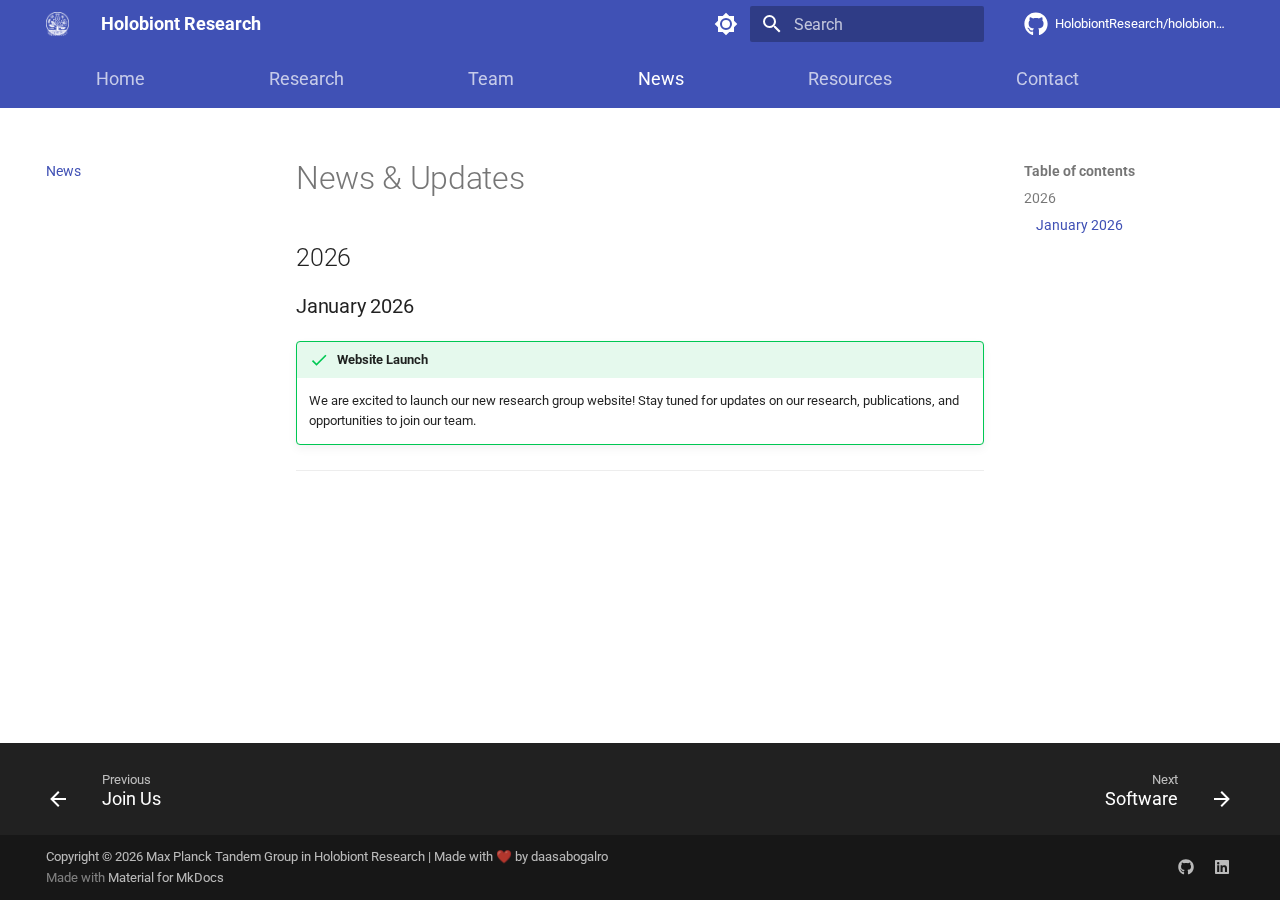
<file: news/index.html>
<!doctype html>
<html lang="en" class="no-js">
  <head>
    
      <meta charset="utf-8">
      <meta name="viewport" content="width=device-width,initial-scale=1">
      
        <meta name="description" content="Research group focused understanding the mechanisms that determine the diversity patterns of microbial communities of agricultural and livestock systems.">
      
      
        <meta name="author" content="Daniel Antonio Sabogal">
      
      
        <link rel="canonical" href="https://holobionts.xyz/news/">
      
      
        <link rel="prev" href="../team/join/">
      
      
        <link rel="next" href="../resources/software/">
      
      
        
      
      
      <link rel="icon" href="../assets/holobionts_logo_minimal_white.webp">
      <meta name="generator" content="mkdocs-1.6.1, mkdocs-material-9.7.1">
    
    
      
        <title>News - Holobiont Research</title>
      
    
    
      <link rel="stylesheet" href="../assets/stylesheets/main.484c7ddc.min.css">
      
        
        <link rel="stylesheet" href="../assets/stylesheets/palette.ab4e12ef.min.css">
      
      


    
    
      
    
    
      
        
        
        <link rel="preconnect" href="https://fonts.gstatic.com" crossorigin>
        <link rel="stylesheet" href="https://fonts.googleapis.com/css?family=Roboto:300,300i,400,400i,700,700i%7CRoboto+Mono:400,400i,700,700i&display=fallback">
        <style>:root{--md-text-font:"Roboto";--md-code-font:"Roboto Mono"}</style>
      
    
    
      <link rel="stylesheet" href="../stylesheets/extra.css">
    
    <script>__md_scope=new URL("..",location),__md_hash=e=>[...e].reduce(((e,_)=>(e<<5)-e+_.charCodeAt(0)),0),__md_get=(e,_=localStorage,t=__md_scope)=>JSON.parse(_.getItem(t.pathname+"."+e)),__md_set=(e,_,t=localStorage,a=__md_scope)=>{try{t.setItem(a.pathname+"."+e,JSON.stringify(_))}catch(e){}}</script>
    
      
  


  
  

<script id="__analytics">function __md_analytics(){function e(){dataLayer.push(arguments)}window.dataLayer=window.dataLayer||[],e("js",new Date),e("config","G-150JV6FP1C"),document.addEventListener("DOMContentLoaded",(function(){document.forms.search&&document.forms.search.query.addEventListener("blur",(function(){this.value&&e("event","search",{search_term:this.value})}));document$.subscribe((function(){var t=document.forms.feedback;if(void 0!==t)for(var a of t.querySelectorAll("[type=submit]"))a.addEventListener("click",(function(a){a.preventDefault();var n=document.location.pathname,d=this.getAttribute("data-md-value");e("event","feedback",{page:n,data:d}),t.firstElementChild.disabled=!0;var r=t.querySelector(".md-feedback__note [data-md-value='"+d+"']");r&&(r.hidden=!1)})),t.hidden=!1})),location$.subscribe((function(t){e("config","G-150JV6FP1C",{page_path:t.pathname})}))}));var t=document.createElement("script");t.async=!0,t.src="https://www.googletagmanager.com/gtag/js?id=G-150JV6FP1C",document.getElementById("__analytics").insertAdjacentElement("afterEnd",t)}</script>
  
    <script>"undefined"!=typeof __md_analytics&&__md_analytics()</script>
  

    
    
  </head>
  
  
    
    
      
    
    
    
    
    <body dir="ltr" data-md-color-scheme="default" data-md-color-primary="indigo" data-md-color-accent="indigo">
  
    
    <input class="md-toggle" data-md-toggle="drawer" type="checkbox" id="__drawer" autocomplete="off">
    <input class="md-toggle" data-md-toggle="search" type="checkbox" id="__search" autocomplete="off">
    <label class="md-overlay" for="__drawer"></label>
    <div data-md-component="skip">
      
        
        <a href="#news-updates" class="md-skip">
          Skip to content
        </a>
      
    </div>
    <div data-md-component="announce">
      
    </div>
    
    
      

<header class="md-header" data-md-component="header">
  <nav class="md-header__inner md-grid" aria-label="Header">
    <a href=".." title="Holobiont Research" class="md-header__button md-logo" aria-label="Holobiont Research" data-md-component="logo">
      
  <img src="../assets/holobionts_logo_minimal_white.webp" alt="logo">

    </a>
    <label class="md-header__button md-icon" for="__drawer">
      
      <svg xmlns="http://www.w3.org/2000/svg" viewBox="0 0 24 24"><path d="M3 6h18v2H3zm0 5h18v2H3zm0 5h18v2H3z"/></svg>
    </label>
    <div class="md-header__title" data-md-component="header-title">
      <div class="md-header__ellipsis">
        <div class="md-header__topic">
          <span class="md-ellipsis">
            Holobiont Research
          </span>
        </div>
        <div class="md-header__topic" data-md-component="header-topic">
          <span class="md-ellipsis">
            
              News
            
          </span>
        </div>
      </div>
    </div>
    
      
        <form class="md-header__option" data-md-component="palette">
  
    
    
    
    <input class="md-option" data-md-color-media="(prefers-color-scheme: light)" data-md-color-scheme="default" data-md-color-primary="indigo" data-md-color-accent="indigo"  aria-label="Switch to dark mode"  type="radio" name="__palette" id="__palette_0">
    
      <label class="md-header__button md-icon" title="Switch to dark mode" for="__palette_1" hidden>
        <svg xmlns="http://www.w3.org/2000/svg" viewBox="0 0 24 24"><path d="M12 8a4 4 0 0 0-4 4 4 4 0 0 0 4 4 4 4 0 0 0 4-4 4 4 0 0 0-4-4m0 10a6 6 0 0 1-6-6 6 6 0 0 1 6-6 6 6 0 0 1 6 6 6 6 0 0 1-6 6m8-9.31V4h-4.69L12 .69 8.69 4H4v4.69L.69 12 4 15.31V20h4.69L12 23.31 15.31 20H20v-4.69L23.31 12z"/></svg>
      </label>
    
  
    
    
    
    <input class="md-option" data-md-color-media="(prefers-color-scheme: dark)" data-md-color-scheme="slate" data-md-color-primary="indigo" data-md-color-accent="indigo"  aria-label="Switch to light mode"  type="radio" name="__palette" id="__palette_1">
    
      <label class="md-header__button md-icon" title="Switch to light mode" for="__palette_0" hidden>
        <svg xmlns="http://www.w3.org/2000/svg" viewBox="0 0 24 24"><path d="M12 18c-.89 0-1.74-.2-2.5-.55C11.56 16.5 13 14.42 13 12s-1.44-4.5-3.5-5.45C10.26 6.2 11.11 6 12 6a6 6 0 0 1 6 6 6 6 0 0 1-6 6m8-9.31V4h-4.69L12 .69 8.69 4H4v4.69L.69 12 4 15.31V20h4.69L12 23.31 15.31 20H20v-4.69L23.31 12z"/></svg>
      </label>
    
  
</form>
      
    
    
      <script>var palette=__md_get("__palette");if(palette&&palette.color){if("(prefers-color-scheme)"===palette.color.media){var media=matchMedia("(prefers-color-scheme: light)"),input=document.querySelector(media.matches?"[data-md-color-media='(prefers-color-scheme: light)']":"[data-md-color-media='(prefers-color-scheme: dark)']");palette.color.media=input.getAttribute("data-md-color-media"),palette.color.scheme=input.getAttribute("data-md-color-scheme"),palette.color.primary=input.getAttribute("data-md-color-primary"),palette.color.accent=input.getAttribute("data-md-color-accent")}for(var[key,value]of Object.entries(palette.color))document.body.setAttribute("data-md-color-"+key,value)}</script>
    
    
    
      
      
        <label class="md-header__button md-icon" for="__search">
          
          <svg xmlns="http://www.w3.org/2000/svg" viewBox="0 0 24 24"><path d="M9.5 3A6.5 6.5 0 0 1 16 9.5c0 1.61-.59 3.09-1.56 4.23l.27.27h.79l5 5-1.5 1.5-5-5v-.79l-.27-.27A6.52 6.52 0 0 1 9.5 16 6.5 6.5 0 0 1 3 9.5 6.5 6.5 0 0 1 9.5 3m0 2C7 5 5 7 5 9.5S7 14 9.5 14 14 12 14 9.5 12 5 9.5 5"/></svg>
        </label>
        <div class="md-search" data-md-component="search" role="dialog">
  <label class="md-search__overlay" for="__search"></label>
  <div class="md-search__inner" role="search">
    <form class="md-search__form" name="search">
      <input type="text" class="md-search__input" name="query" aria-label="Search" placeholder="Search" autocapitalize="off" autocorrect="off" autocomplete="off" spellcheck="false" data-md-component="search-query" required>
      <label class="md-search__icon md-icon" for="__search">
        
        <svg xmlns="http://www.w3.org/2000/svg" viewBox="0 0 24 24"><path d="M9.5 3A6.5 6.5 0 0 1 16 9.5c0 1.61-.59 3.09-1.56 4.23l.27.27h.79l5 5-1.5 1.5-5-5v-.79l-.27-.27A6.52 6.52 0 0 1 9.5 16 6.5 6.5 0 0 1 3 9.5 6.5 6.5 0 0 1 9.5 3m0 2C7 5 5 7 5 9.5S7 14 9.5 14 14 12 14 9.5 12 5 9.5 5"/></svg>
        
        <svg xmlns="http://www.w3.org/2000/svg" viewBox="0 0 24 24"><path d="M20 11v2H8l5.5 5.5-1.42 1.42L4.16 12l7.92-7.92L13.5 5.5 8 11z"/></svg>
      </label>
      <nav class="md-search__options" aria-label="Search">
        
        <button type="reset" class="md-search__icon md-icon" title="Clear" aria-label="Clear" tabindex="-1">
          
          <svg xmlns="http://www.w3.org/2000/svg" viewBox="0 0 24 24"><path d="M19 6.41 17.59 5 12 10.59 6.41 5 5 6.41 10.59 12 5 17.59 6.41 19 12 13.41 17.59 19 19 17.59 13.41 12z"/></svg>
        </button>
      </nav>
      
        <div class="md-search__suggest" data-md-component="search-suggest"></div>
      
    </form>
    <div class="md-search__output">
      <div class="md-search__scrollwrap" tabindex="0" data-md-scrollfix>
        <div class="md-search-result" data-md-component="search-result">
          <div class="md-search-result__meta">
            Initializing search
          </div>
          <ol class="md-search-result__list" role="presentation"></ol>
        </div>
      </div>
    </div>
  </div>
</div>
      
    
    
      <div class="md-header__source">
        <a href="https://github.com/HolobiontResearch/holobionts-website" title="Go to repository" class="md-source" data-md-component="source">
  <div class="md-source__icon md-icon">
    
    <svg xmlns="http://www.w3.org/2000/svg" viewBox="0 0 512 512"><!--! Font Awesome Free 7.1.0 by @fontawesome - https://fontawesome.com License - https://fontawesome.com/license/free (Icons: CC BY 4.0, Fonts: SIL OFL 1.1, Code: MIT License) Copyright 2025 Fonticons, Inc.--><path d="M173.9 397.4c0 2-2.3 3.6-5.2 3.6-3.3.3-5.6-1.3-5.6-3.6 0-2 2.3-3.6 5.2-3.6 3-.3 5.6 1.3 5.6 3.6m-31.1-4.5c-.7 2 1.3 4.3 4.3 4.9 2.6 1 5.6 0 6.2-2s-1.3-4.3-4.3-5.2c-2.6-.7-5.5.3-6.2 2.3m44.2-1.7c-2.9.7-4.9 2.6-4.6 4.9.3 2 2.9 3.3 5.9 2.6 2.9-.7 4.9-2.6 4.6-4.6-.3-1.9-3-3.2-5.9-2.9M252.8 8C114.1 8 8 113.3 8 252c0 110.9 69.8 205.8 169.5 239.2 12.8 2.3 17.3-5.6 17.3-12.1 0-6.2-.3-40.4-.3-61.4 0 0-70 15-84.7-29.8 0 0-11.4-29.1-27.8-36.6 0 0-22.9-15.7 1.6-15.4 0 0 24.9 2 38.6 25.8 21.9 38.6 58.6 27.5 72.9 20.9 2.3-16 8.8-27.1 16-33.7-55.9-6.2-112.3-14.3-112.3-110.5 0-27.5 7.6-41.3 23.6-58.9-2.6-6.5-11.1-33.3 2.6-67.9 20.9-6.5 69 27 69 27 20-5.6 41.5-8.5 62.8-8.5s42.8 2.9 62.8 8.5c0 0 48.1-33.6 69-27 13.7 34.7 5.2 61.4 2.6 67.9 16 17.7 25.8 31.5 25.8 58.9 0 96.5-58.9 104.2-114.8 110.5 9.2 7.9 17 22.9 17 46.4 0 33.7-.3 75.4-.3 83.6 0 6.5 4.6 14.4 17.3 12.1C436.2 457.8 504 362.9 504 252 504 113.3 391.5 8 252.8 8M105.2 352.9c-1.3 1-1 3.3.7 5.2 1.6 1.6 3.9 2.3 5.2 1 1.3-1 1-3.3-.7-5.2-1.6-1.6-3.9-2.3-5.2-1m-10.8-8.1c-.7 1.3.3 2.9 2.3 3.9 1.6 1 3.6.7 4.3-.7.7-1.3-.3-2.9-2.3-3.9-2-.6-3.6-.3-4.3.7m32.4 35.6c-1.6 1.3-1 4.3 1.3 6.2 2.3 2.3 5.2 2.6 6.5 1 1.3-1.3.7-4.3-1.3-6.2-2.2-2.3-5.2-2.6-6.5-1m-11.4-14.7c-1.6 1-1.6 3.6 0 5.9s4.3 3.3 5.6 2.3c1.6-1.3 1.6-3.9 0-6.2-1.4-2.3-4-3.3-5.6-2"/></svg>
  </div>
  <div class="md-source__repository">
    HolobiontResearch/holobionts-website
  </div>
</a>
      </div>
    
  </nav>
  
</header>
    
    <div class="md-container" data-md-component="container">
      
      
        
          
            
<nav class="md-tabs" aria-label="Tabs" data-md-component="tabs">
  <div class="md-grid">
    <ul class="md-tabs__list">
      
        
  
  
  
  
    <li class="md-tabs__item">
      <a href=".." class="md-tabs__link">
        
  
  
    
  
  Home

      </a>
    </li>
  

      
        
  
  
  
  
    
    
      <li class="md-tabs__item">
        <a href="../research/" class="md-tabs__link">
          
  
  
  Research

        </a>
      </li>
    
  

      
        
  
  
  
  
    
    
      <li class="md-tabs__item">
        <a href="../team/" class="md-tabs__link">
          
  
  
  Team

        </a>
      </li>
    
  

      
        
  
  
  
    
  
  
    <li class="md-tabs__item md-tabs__item--active">
      <a href="./" class="md-tabs__link">
        
  
  
    
  
  News

      </a>
    </li>
  

      
        
  
  
  
  
    
    
      <li class="md-tabs__item">
        <a href="../resources/software/" class="md-tabs__link">
          
  
  
  Resources

        </a>
      </li>
    
  

      
        
  
  
  
  
    <li class="md-tabs__item">
      <a href="../contact/" class="md-tabs__link">
        
  
  
    
  
  Contact

      </a>
    </li>
  

      
    </ul>
  </div>
</nav>
          
        
      
      <main class="md-main" data-md-component="main">
        <div class="md-main__inner md-grid">
          
            
              
              <div class="md-sidebar md-sidebar--primary" data-md-component="sidebar" data-md-type="navigation" >
                <div class="md-sidebar__scrollwrap">
                  <div class="md-sidebar__inner">
                    


  


<nav class="md-nav md-nav--primary md-nav--lifted" aria-label="Navigation" data-md-level="0">
  <label class="md-nav__title" for="__drawer">
    <a href=".." title="Holobiont Research" class="md-nav__button md-logo" aria-label="Holobiont Research" data-md-component="logo">
      
  <img src="../assets/holobionts_logo_minimal_white.webp" alt="logo">

    </a>
    Holobiont Research
  </label>
  
    <div class="md-nav__source">
      <a href="https://github.com/HolobiontResearch/holobionts-website" title="Go to repository" class="md-source" data-md-component="source">
  <div class="md-source__icon md-icon">
    
    <svg xmlns="http://www.w3.org/2000/svg" viewBox="0 0 512 512"><!--! Font Awesome Free 7.1.0 by @fontawesome - https://fontawesome.com License - https://fontawesome.com/license/free (Icons: CC BY 4.0, Fonts: SIL OFL 1.1, Code: MIT License) Copyright 2025 Fonticons, Inc.--><path d="M173.9 397.4c0 2-2.3 3.6-5.2 3.6-3.3.3-5.6-1.3-5.6-3.6 0-2 2.3-3.6 5.2-3.6 3-.3 5.6 1.3 5.6 3.6m-31.1-4.5c-.7 2 1.3 4.3 4.3 4.9 2.6 1 5.6 0 6.2-2s-1.3-4.3-4.3-5.2c-2.6-.7-5.5.3-6.2 2.3m44.2-1.7c-2.9.7-4.9 2.6-4.6 4.9.3 2 2.9 3.3 5.9 2.6 2.9-.7 4.9-2.6 4.6-4.6-.3-1.9-3-3.2-5.9-2.9M252.8 8C114.1 8 8 113.3 8 252c0 110.9 69.8 205.8 169.5 239.2 12.8 2.3 17.3-5.6 17.3-12.1 0-6.2-.3-40.4-.3-61.4 0 0-70 15-84.7-29.8 0 0-11.4-29.1-27.8-36.6 0 0-22.9-15.7 1.6-15.4 0 0 24.9 2 38.6 25.8 21.9 38.6 58.6 27.5 72.9 20.9 2.3-16 8.8-27.1 16-33.7-55.9-6.2-112.3-14.3-112.3-110.5 0-27.5 7.6-41.3 23.6-58.9-2.6-6.5-11.1-33.3 2.6-67.9 20.9-6.5 69 27 69 27 20-5.6 41.5-8.5 62.8-8.5s42.8 2.9 62.8 8.5c0 0 48.1-33.6 69-27 13.7 34.7 5.2 61.4 2.6 67.9 16 17.7 25.8 31.5 25.8 58.9 0 96.5-58.9 104.2-114.8 110.5 9.2 7.9 17 22.9 17 46.4 0 33.7-.3 75.4-.3 83.6 0 6.5 4.6 14.4 17.3 12.1C436.2 457.8 504 362.9 504 252 504 113.3 391.5 8 252.8 8M105.2 352.9c-1.3 1-1 3.3.7 5.2 1.6 1.6 3.9 2.3 5.2 1 1.3-1 1-3.3-.7-5.2-1.6-1.6-3.9-2.3-5.2-1m-10.8-8.1c-.7 1.3.3 2.9 2.3 3.9 1.6 1 3.6.7 4.3-.7.7-1.3-.3-2.9-2.3-3.9-2-.6-3.6-.3-4.3.7m32.4 35.6c-1.6 1.3-1 4.3 1.3 6.2 2.3 2.3 5.2 2.6 6.5 1 1.3-1.3.7-4.3-1.3-6.2-2.2-2.3-5.2-2.6-6.5-1m-11.4-14.7c-1.6 1-1.6 3.6 0 5.9s4.3 3.3 5.6 2.3c1.6-1.3 1.6-3.9 0-6.2-1.4-2.3-4-3.3-5.6-2"/></svg>
  </div>
  <div class="md-source__repository">
    HolobiontResearch/holobionts-website
  </div>
</a>
    </div>
  
  <ul class="md-nav__list" data-md-scrollfix>
    
      
      
  
  
  
  
    <li class="md-nav__item">
      <a href=".." class="md-nav__link">
        
  
  
  <span class="md-ellipsis">
    
  
    Home
  

    
  </span>
  
  

      </a>
    </li>
  

    
      
      
  
  
  
  
    
    
    
    
      
      
        
      
    
    
    <li class="md-nav__item md-nav__item--nested">
      
        
        
        <input class="md-nav__toggle md-toggle " type="checkbox" id="__nav_2" >
        
          
          <label class="md-nav__link" for="__nav_2" id="__nav_2_label" tabindex="0">
            
  
  
  <span class="md-ellipsis">
    
  
    Research
  

    
  </span>
  
  

            <span class="md-nav__icon md-icon"></span>
          </label>
        
        <nav class="md-nav" data-md-level="1" aria-labelledby="__nav_2_label" aria-expanded="false">
          <label class="md-nav__title" for="__nav_2">
            <span class="md-nav__icon md-icon"></span>
            
  
    Research
  

          </label>
          <ul class="md-nav__list" data-md-scrollfix>
            
              
                
  
  
  
  
    <li class="md-nav__item">
      <a href="../research/" class="md-nav__link">
        
  
  
  <span class="md-ellipsis">
    
  
    Overview
  

    
  </span>
  
  

      </a>
    </li>
  

              
            
              
                
  
  
  
  
    <li class="md-nav__item">
      <a href="../research/projects/" class="md-nav__link">
        
  
  
  <span class="md-ellipsis">
    
  
    Projects
  

    
  </span>
  
  

      </a>
    </li>
  

              
            
              
                
  
  
  
  
    <li class="md-nav__item">
      <a href="../research/publications/" class="md-nav__link">
        
  
  
  <span class="md-ellipsis">
    
  
    Publications
  

    
  </span>
  
  

      </a>
    </li>
  

              
            
          </ul>
        </nav>
      
    </li>
  

    
      
      
  
  
  
  
    
    
    
    
      
      
        
      
    
    
    <li class="md-nav__item md-nav__item--nested">
      
        
        
        <input class="md-nav__toggle md-toggle " type="checkbox" id="__nav_3" >
        
          
          <label class="md-nav__link" for="__nav_3" id="__nav_3_label" tabindex="0">
            
  
  
  <span class="md-ellipsis">
    
  
    Team
  

    
  </span>
  
  

            <span class="md-nav__icon md-icon"></span>
          </label>
        
        <nav class="md-nav" data-md-level="1" aria-labelledby="__nav_3_label" aria-expanded="false">
          <label class="md-nav__title" for="__nav_3">
            <span class="md-nav__icon md-icon"></span>
            
  
    Team
  

          </label>
          <ul class="md-nav__list" data-md-scrollfix>
            
              
                
  
  
  
  
    <li class="md-nav__item">
      <a href="../team/" class="md-nav__link">
        
  
  
  <span class="md-ellipsis">
    
  
    Members
  

    
  </span>
  
  

      </a>
    </li>
  

              
            
              
                
  
  
  
  
    <li class="md-nav__item">
      <a href="../team/alumni/" class="md-nav__link">
        
  
  
  <span class="md-ellipsis">
    
  
    Alumni
  

    
  </span>
  
  

      </a>
    </li>
  

              
            
              
                
  
  
  
  
    <li class="md-nav__item">
      <a href="../team/join/" class="md-nav__link">
        
  
  
  <span class="md-ellipsis">
    
  
    Join Us
  

    
  </span>
  
  

      </a>
    </li>
  

              
            
          </ul>
        </nav>
      
    </li>
  

    
      
      
  
  
    
  
  
  
    <li class="md-nav__item md-nav__item--active">
      
      <input class="md-nav__toggle md-toggle" type="checkbox" id="__toc">
      
      
        
      
      
        <label class="md-nav__link md-nav__link--active" for="__toc">
          
  
  
  <span class="md-ellipsis">
    
  
    News
  

    
  </span>
  
  

          <span class="md-nav__icon md-icon"></span>
        </label>
      
      <a href="./" class="md-nav__link md-nav__link--active">
        
  
  
  <span class="md-ellipsis">
    
  
    News
  

    
  </span>
  
  

      </a>
      
        

<nav class="md-nav md-nav--secondary" aria-label="Table of contents">
  
  
  
    
  
  
    <label class="md-nav__title" for="__toc">
      <span class="md-nav__icon md-icon"></span>
      Table of contents
    </label>
    <ul class="md-nav__list" data-md-component="toc" data-md-scrollfix>
      
        <li class="md-nav__item">
  <a href="#2026" class="md-nav__link">
    <span class="md-ellipsis">
      
        2026
      
    </span>
  </a>
  
    <nav class="md-nav" aria-label="2026">
      <ul class="md-nav__list">
        
          <li class="md-nav__item">
  <a href="#january-2026" class="md-nav__link">
    <span class="md-ellipsis">
      
        January 2026
      
    </span>
  </a>
  
</li>
        
      </ul>
    </nav>
  
</li>
      
    </ul>
  
</nav>
      
    </li>
  

    
      
      
  
  
  
  
    
    
    
    
      
      
        
      
    
    
    <li class="md-nav__item md-nav__item--nested">
      
        
        
        <input class="md-nav__toggle md-toggle " type="checkbox" id="__nav_5" >
        
          
          <label class="md-nav__link" for="__nav_5" id="__nav_5_label" tabindex="0">
            
  
  
  <span class="md-ellipsis">
    
  
    Resources
  

    
  </span>
  
  

            <span class="md-nav__icon md-icon"></span>
          </label>
        
        <nav class="md-nav" data-md-level="1" aria-labelledby="__nav_5_label" aria-expanded="false">
          <label class="md-nav__title" for="__nav_5">
            <span class="md-nav__icon md-icon"></span>
            
  
    Resources
  

          </label>
          <ul class="md-nav__list" data-md-scrollfix>
            
              
                
  
  
  
  
    <li class="md-nav__item">
      <a href="../resources/software/" class="md-nav__link">
        
  
  
  <span class="md-ellipsis">
    
  
    Software
  

    
  </span>
  
  

      </a>
    </li>
  

              
            
              
                
  
  
  
  
    <li class="md-nav__item">
      <a href="../resources/datasets/" class="md-nav__link">
        
  
  
  <span class="md-ellipsis">
    
  
    Datasets
  

    
  </span>
  
  

      </a>
    </li>
  

              
            
              
                
  
  
  
  
    <li class="md-nav__item">
      <a href="../resources/teaching/" class="md-nav__link">
        
  
  
  <span class="md-ellipsis">
    
  
    Teaching
  

    
  </span>
  
  

      </a>
    </li>
  

              
            
          </ul>
        </nav>
      
    </li>
  

    
      
      
  
  
  
  
    <li class="md-nav__item">
      <a href="../contact/" class="md-nav__link">
        
  
  
  <span class="md-ellipsis">
    
  
    Contact
  

    
  </span>
  
  

      </a>
    </li>
  

    
  </ul>
</nav>
                  </div>
                </div>
              </div>
            
            
              
              <div class="md-sidebar md-sidebar--secondary" data-md-component="sidebar" data-md-type="toc" >
                <div class="md-sidebar__scrollwrap">
                  <div class="md-sidebar__inner">
                    

<nav class="md-nav md-nav--secondary" aria-label="Table of contents">
  
  
  
    
  
  
    <label class="md-nav__title" for="__toc">
      <span class="md-nav__icon md-icon"></span>
      Table of contents
    </label>
    <ul class="md-nav__list" data-md-component="toc" data-md-scrollfix>
      
        <li class="md-nav__item">
  <a href="#2026" class="md-nav__link">
    <span class="md-ellipsis">
      
        2026
      
    </span>
  </a>
  
    <nav class="md-nav" aria-label="2026">
      <ul class="md-nav__list">
        
          <li class="md-nav__item">
  <a href="#january-2026" class="md-nav__link">
    <span class="md-ellipsis">
      
        January 2026
      
    </span>
  </a>
  
</li>
        
      </ul>
    </nav>
  
</li>
      
    </ul>
  
</nav>
                  </div>
                </div>
              </div>
            
          
          
            <div class="md-content" data-md-component="content">
              
              <article class="md-content__inner md-typeset">
                
                  


  
  


<h1 id="news-updates">News &amp; Updates</h1>
<h2 id="2026">2026</h2>
<h3 id="january-2026">January 2026</h3>
<div class="admonition success">
<p class="admonition-title">Website Launch</p>
<p>We are excited to launch our new research group website! Stay tuned for updates on our research, publications, and opportunities to join our team.</p>
</div>
<hr />
<!--
## 2025

### December 2025

**New Publication** - Our paper on [topic] has been accepted in [Journal Name]. Congratulations to all authors!

### November 2025

**Conference Presentation** - [Student Name] presented our work on microbial diversity at [Conference Name] in [Location].

### October 2025

**Welcome** - We welcome [Name] as a new PhD student in the group. [Name] will be working on [research topic].

### September 2025

**Grant Awarded** - We received funding from [Agency] to support our research on [topic]. Thank you for your support!

### August 2025

**Summer School** - Several group members attended the [Summer School Name] on [topic] at [Location].

---

## 2024

### December 2024

**Year in Review** - 2024 was a productive year for our group with [X] publications, [Y] conference presentations, and [Z] new members joining the team.

### June 2024

**Max Planck Tandem Group** - We are honored to be selected as a Max Planck Tandem Group, establishing a collaboration with the Max Planck Society.

---

-->









  




                
              </article>
            </div>
          
          
  <script>var tabs=__md_get("__tabs");if(Array.isArray(tabs))e:for(var set of document.querySelectorAll(".tabbed-set")){var labels=set.querySelector(".tabbed-labels");for(var tab of tabs)for(var label of labels.getElementsByTagName("label"))if(label.innerText.trim()===tab){var input=document.getElementById(label.htmlFor);input.checked=!0;continue e}}</script>

<script>var target=document.getElementById(location.hash.slice(1));target&&target.name&&(target.checked=target.name.startsWith("__tabbed_"))</script>
        </div>
        
          <button type="button" class="md-top md-icon" data-md-component="top" hidden>
  
  <svg xmlns="http://www.w3.org/2000/svg" viewBox="0 0 24 24"><path d="M13 20h-2V8l-5.5 5.5-1.42-1.42L12 4.16l7.92 7.92-1.42 1.42L13 8z"/></svg>
  Back to top
</button>
        
      </main>
      
        <footer class="md-footer">
  
    
      
      <nav class="md-footer__inner md-grid" aria-label="Footer" >
        
          
          <a href="../team/join/" class="md-footer__link md-footer__link--prev" aria-label="Previous: Join Us">
            <div class="md-footer__button md-icon">
              
              <svg xmlns="http://www.w3.org/2000/svg" viewBox="0 0 24 24"><path d="M20 11v2H8l5.5 5.5-1.42 1.42L4.16 12l7.92-7.92L13.5 5.5 8 11z"/></svg>
            </div>
            <div class="md-footer__title">
              <span class="md-footer__direction">
                Previous
              </span>
              <div class="md-ellipsis">
                Join Us
              </div>
            </div>
          </a>
        
        
          
          <a href="../resources/software/" class="md-footer__link md-footer__link--next" aria-label="Next: Software">
            <div class="md-footer__title">
              <span class="md-footer__direction">
                Next
              </span>
              <div class="md-ellipsis">
                Software
              </div>
            </div>
            <div class="md-footer__button md-icon">
              
              <svg xmlns="http://www.w3.org/2000/svg" viewBox="0 0 24 24"><path d="M4 11v2h12l-5.5 5.5 1.42 1.42L19.84 12l-7.92-7.92L10.5 5.5 16 11z"/></svg>
            </div>
          </a>
        
      </nav>
    
  
  <div class="md-footer-meta md-typeset">
    <div class="md-footer-meta__inner md-grid">
      <div class="md-copyright">
  
    <div class="md-copyright__highlight">
      Copyright &copy; 2026 Max Planck Tandem Group in Holobiont Research | Made with ❤️ by <a href="https://github.com/daasabogalro">daasabogalro</a>
    </div>
  
  
    Made with
    <a href="https://squidfunk.github.io/mkdocs-material/" target="_blank" rel="noopener">
      Material for MkDocs
    </a>
  
</div>
      
        
<div class="md-social">
  
    
    
    
    
      
      
    
    <a href="https://github.com/HolobiontResearch" target="_blank" rel="noopener" title="github.com" class="md-social__link">
      <svg xmlns="http://www.w3.org/2000/svg" viewBox="0 0 512 512"><!--! Font Awesome Free 7.1.0 by @fontawesome - https://fontawesome.com License - https://fontawesome.com/license/free (Icons: CC BY 4.0, Fonts: SIL OFL 1.1, Code: MIT License) Copyright 2025 Fonticons, Inc.--><path d="M173.9 397.4c0 2-2.3 3.6-5.2 3.6-3.3.3-5.6-1.3-5.6-3.6 0-2 2.3-3.6 5.2-3.6 3-.3 5.6 1.3 5.6 3.6m-31.1-4.5c-.7 2 1.3 4.3 4.3 4.9 2.6 1 5.6 0 6.2-2s-1.3-4.3-4.3-5.2c-2.6-.7-5.5.3-6.2 2.3m44.2-1.7c-2.9.7-4.9 2.6-4.6 4.9.3 2 2.9 3.3 5.9 2.6 2.9-.7 4.9-2.6 4.6-4.6-.3-1.9-3-3.2-5.9-2.9M252.8 8C114.1 8 8 113.3 8 252c0 110.9 69.8 205.8 169.5 239.2 12.8 2.3 17.3-5.6 17.3-12.1 0-6.2-.3-40.4-.3-61.4 0 0-70 15-84.7-29.8 0 0-11.4-29.1-27.8-36.6 0 0-22.9-15.7 1.6-15.4 0 0 24.9 2 38.6 25.8 21.9 38.6 58.6 27.5 72.9 20.9 2.3-16 8.8-27.1 16-33.7-55.9-6.2-112.3-14.3-112.3-110.5 0-27.5 7.6-41.3 23.6-58.9-2.6-6.5-11.1-33.3 2.6-67.9 20.9-6.5 69 27 69 27 20-5.6 41.5-8.5 62.8-8.5s42.8 2.9 62.8 8.5c0 0 48.1-33.6 69-27 13.7 34.7 5.2 61.4 2.6 67.9 16 17.7 25.8 31.5 25.8 58.9 0 96.5-58.9 104.2-114.8 110.5 9.2 7.9 17 22.9 17 46.4 0 33.7-.3 75.4-.3 83.6 0 6.5 4.6 14.4 17.3 12.1C436.2 457.8 504 362.9 504 252 504 113.3 391.5 8 252.8 8M105.2 352.9c-1.3 1-1 3.3.7 5.2 1.6 1.6 3.9 2.3 5.2 1 1.3-1 1-3.3-.7-5.2-1.6-1.6-3.9-2.3-5.2-1m-10.8-8.1c-.7 1.3.3 2.9 2.3 3.9 1.6 1 3.6.7 4.3-.7.7-1.3-.3-2.9-2.3-3.9-2-.6-3.6-.3-4.3.7m32.4 35.6c-1.6 1.3-1 4.3 1.3 6.2 2.3 2.3 5.2 2.6 6.5 1 1.3-1.3.7-4.3-1.3-6.2-2.2-2.3-5.2-2.6-6.5-1m-11.4-14.7c-1.6 1-1.6 3.6 0 5.9s4.3 3.3 5.6 2.3c1.6-1.3 1.6-3.9 0-6.2-1.4-2.3-4-3.3-5.6-2"/></svg>
    </a>
  
    
    
    
    
      
      
    
    <a href="https://www.linkedin.com/in/max-planck-tandem-group-in-holobiont-research/" target="_blank" rel="noopener" title="www.linkedin.com" class="md-social__link">
      <svg xmlns="http://www.w3.org/2000/svg" viewBox="0 0 448 512"><!--! Font Awesome Free 7.1.0 by @fontawesome - https://fontawesome.com License - https://fontawesome.com/license/free (Icons: CC BY 4.0, Fonts: SIL OFL 1.1, Code: MIT License) Copyright 2025 Fonticons, Inc.--><path d="M416 32H31.9C14.3 32 0 46.5 0 64.3v383.4C0 465.5 14.3 480 31.9 480H416c17.6 0 32-14.5 32-32.3V64.3c0-17.8-14.4-32.3-32-32.3M135.4 416H69V202.2h66.5V416zM102.2 96a38.5 38.5 0 1 1 0 77 38.5 38.5 0 1 1 0-77m282.1 320h-66.4V312c0-24.8-.5-56.7-34.5-56.7-34.6 0-39.9 27-39.9 54.9V416h-66.4V202.2h63.7v29.2h.9c8.9-16.8 30.6-34.5 62.9-34.5 67.2 0 79.7 44.3 79.7 101.9z"/></svg>
    </a>
  
</div>
      
    </div>
  </div>
</footer>
      
    </div>
    <div class="md-dialog" data-md-component="dialog">
      <div class="md-dialog__inner md-typeset"></div>
    </div>
    
    
    
      
      
      <script id="__config" type="application/json">{"annotate": null, "base": "..", "features": ["navigation.tabs", "navigation.sections", "navigation.top", "navigation.footer", "search.suggest", "search.highlight", "content.tabs.link", "content.code.annotation", "content.code.copy"], "search": "../assets/javascripts/workers/search.2c215733.min.js", "tags": null, "translations": {"clipboard.copied": "Copied to clipboard", "clipboard.copy": "Copy to clipboard", "search.result.more.one": "1 more on this page", "search.result.more.other": "# more on this page", "search.result.none": "No matching documents", "search.result.one": "1 matching document", "search.result.other": "# matching documents", "search.result.placeholder": "Type to start searching", "search.result.term.missing": "Missing", "select.version": "Select version"}, "version": null}</script>
    
    
      <script src="../assets/javascripts/bundle.79ae519e.min.js"></script>
      
    
  </body>
</html>
</file>
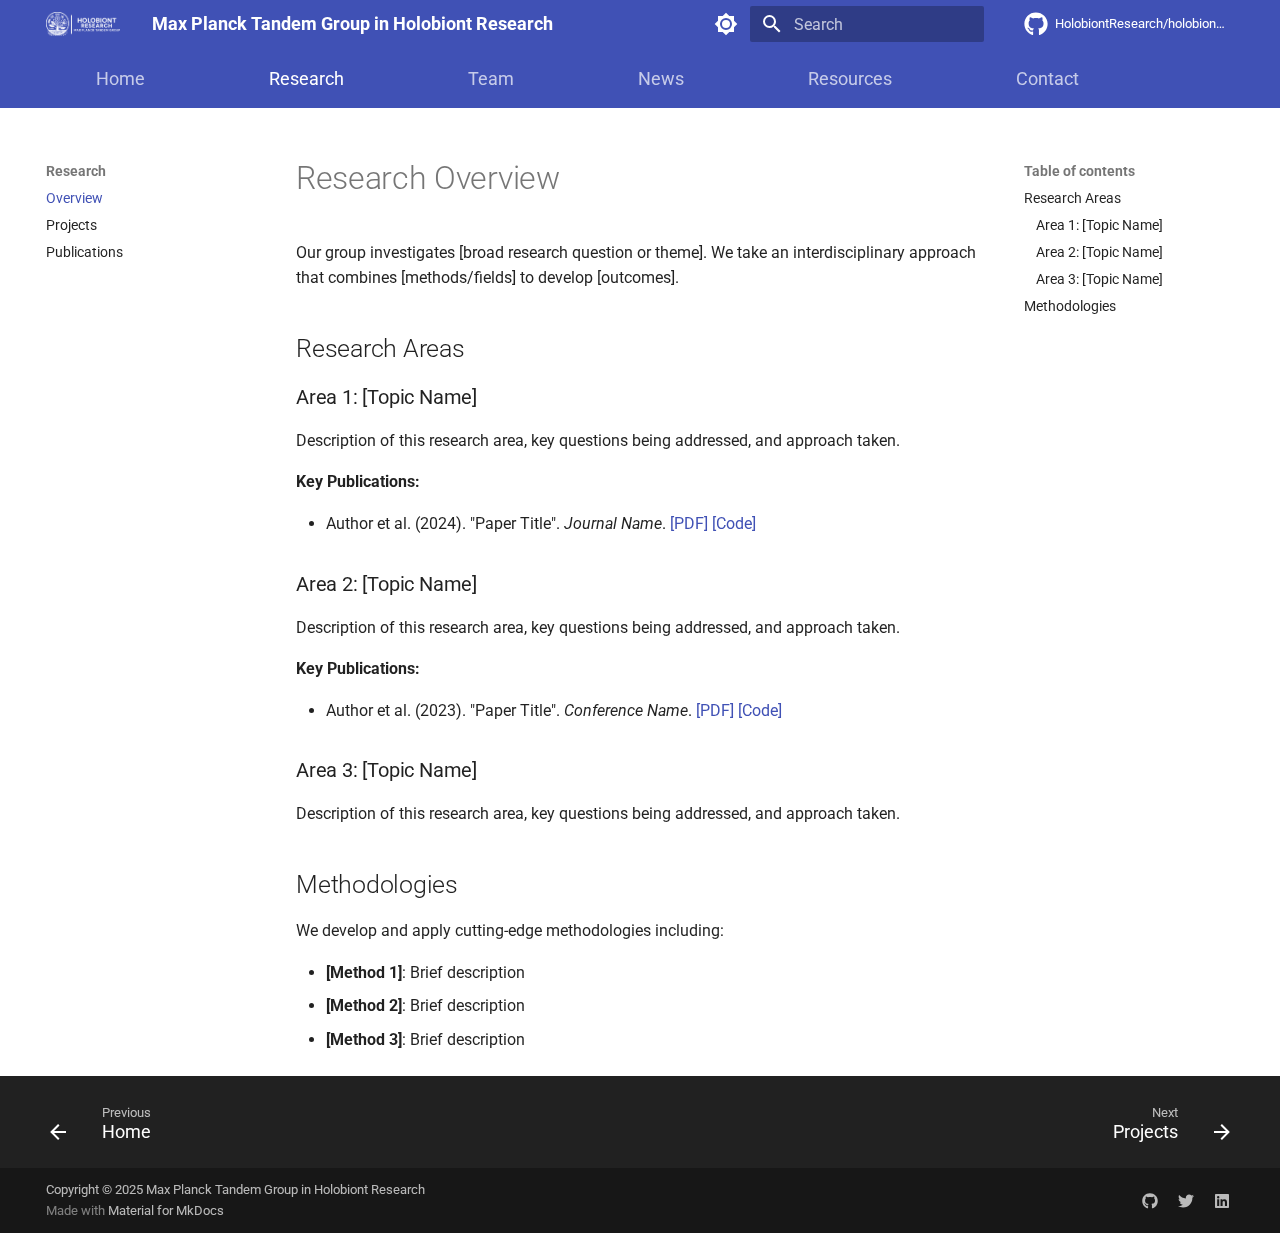
<file: research/index.html>
<!doctype html>
<html lang="en" class="no-js">
  <head>
    
      <meta charset="utf-8">
      <meta name="viewport" content="width=device-width,initial-scale=1">
      
        <meta name="description" content="Research group focused understanding the mechanisms that determine the diversity patterns of microbial communities of agricultural and livestock systems.">
      
      
        <meta name="author" content="Alejandro Caro-Quintero PhD">
      
      
        <link rel="canonical" href="https://holobionts.xyz/research/">
      
      
        <link rel="prev" href="..">
      
      
        <link rel="next" href="projects/">
      
      
        
      
      
      <link rel="icon" href="../assets/favicon.png">
      <meta name="generator" content="mkdocs-1.6.1, mkdocs-material-9.7.1">
    
    
      
        <title>Overview - Max Planck Tandem Group in Holobiont Research</title>
      
    
    
      <link rel="stylesheet" href="../assets/stylesheets/main.484c7ddc.min.css">
      
        
        <link rel="stylesheet" href="../assets/stylesheets/palette.ab4e12ef.min.css">
      
      


    
    
      
    
    
      
        
        
        <link rel="preconnect" href="https://fonts.gstatic.com" crossorigin>
        <link rel="stylesheet" href="https://fonts.googleapis.com/css?family=Roboto:300,300i,400,400i,700,700i%7CRoboto+Mono:400,400i,700,700i&display=fallback">
        <style>:root{--md-text-font:"Roboto";--md-code-font:"Roboto Mono"}</style>
      
    
    
      <link rel="stylesheet" href="../stylesheets/extra.css">
    
    <script>__md_scope=new URL("..",location),__md_hash=e=>[...e].reduce(((e,_)=>(e<<5)-e+_.charCodeAt(0)),0),__md_get=(e,_=localStorage,t=__md_scope)=>JSON.parse(_.getItem(t.pathname+"."+e)),__md_set=(e,_,t=localStorage,a=__md_scope)=>{try{t.setItem(a.pathname+"."+e,JSON.stringify(_))}catch(e){}}</script>
    
      
  


  
  

<script id="__analytics">function __md_analytics(){function e(){dataLayer.push(arguments)}window.dataLayer=window.dataLayer||[],e("js",new Date),e("config","G-XXXXXXXXXX"),document.addEventListener("DOMContentLoaded",(function(){document.forms.search&&document.forms.search.query.addEventListener("blur",(function(){this.value&&e("event","search",{search_term:this.value})}));document$.subscribe((function(){var t=document.forms.feedback;if(void 0!==t)for(var a of t.querySelectorAll("[type=submit]"))a.addEventListener("click",(function(a){a.preventDefault();var n=document.location.pathname,d=this.getAttribute("data-md-value");e("event","feedback",{page:n,data:d}),t.firstElementChild.disabled=!0;var r=t.querySelector(".md-feedback__note [data-md-value='"+d+"']");r&&(r.hidden=!1)})),t.hidden=!1})),location$.subscribe((function(t){e("config","G-XXXXXXXXXX",{page_path:t.pathname})}))}));var t=document.createElement("script");t.async=!0,t.src="https://www.googletagmanager.com/gtag/js?id=G-XXXXXXXXXX",document.getElementById("__analytics").insertAdjacentElement("afterEnd",t)}</script>
  
    <script>"undefined"!=typeof __md_analytics&&__md_analytics()</script>
  

    
    
  </head>
  
  
    
    
      
    
    
    
    
    <body dir="ltr" data-md-color-scheme="default" data-md-color-primary="indigo" data-md-color-accent="indigo">
  
    
    <input class="md-toggle" data-md-toggle="drawer" type="checkbox" id="__drawer" autocomplete="off">
    <input class="md-toggle" data-md-toggle="search" type="checkbox" id="__search" autocomplete="off">
    <label class="md-overlay" for="__drawer"></label>
    <div data-md-component="skip">
      
        
        <a href="#research-overview" class="md-skip">
          Skip to content
        </a>
      
    </div>
    <div data-md-component="announce">
      
    </div>
    
    
      

<header class="md-header" data-md-component="header">
  <nav class="md-header__inner md-grid" aria-label="Header">
    <a href=".." title="Max Planck Tandem Group in Holobiont Research" class="md-header__button md-logo" aria-label="Max Planck Tandem Group in Holobiont Research" data-md-component="logo">
      
  <img src="../assets/holobionts_logo_white.webp" alt="logo">

    </a>
    <label class="md-header__button md-icon" for="__drawer">
      
      <svg xmlns="http://www.w3.org/2000/svg" viewBox="0 0 24 24"><path d="M3 6h18v2H3zm0 5h18v2H3zm0 5h18v2H3z"/></svg>
    </label>
    <div class="md-header__title" data-md-component="header-title">
      <div class="md-header__ellipsis">
        <div class="md-header__topic">
          <span class="md-ellipsis">
            Max Planck Tandem Group in Holobiont Research
          </span>
        </div>
        <div class="md-header__topic" data-md-component="header-topic">
          <span class="md-ellipsis">
            
              Overview
            
          </span>
        </div>
      </div>
    </div>
    
      
        <form class="md-header__option" data-md-component="palette">
  
    
    
    
    <input class="md-option" data-md-color-media="(prefers-color-scheme: light)" data-md-color-scheme="default" data-md-color-primary="indigo" data-md-color-accent="indigo"  aria-label="Switch to dark mode"  type="radio" name="__palette" id="__palette_0">
    
      <label class="md-header__button md-icon" title="Switch to dark mode" for="__palette_1" hidden>
        <svg xmlns="http://www.w3.org/2000/svg" viewBox="0 0 24 24"><path d="M12 8a4 4 0 0 0-4 4 4 4 0 0 0 4 4 4 4 0 0 0 4-4 4 4 0 0 0-4-4m0 10a6 6 0 0 1-6-6 6 6 0 0 1 6-6 6 6 0 0 1 6 6 6 6 0 0 1-6 6m8-9.31V4h-4.69L12 .69 8.69 4H4v4.69L.69 12 4 15.31V20h4.69L12 23.31 15.31 20H20v-4.69L23.31 12z"/></svg>
      </label>
    
  
    
    
    
    <input class="md-option" data-md-color-media="(prefers-color-scheme: dark)" data-md-color-scheme="slate" data-md-color-primary="indigo" data-md-color-accent="indigo"  aria-label="Switch to light mode"  type="radio" name="__palette" id="__palette_1">
    
      <label class="md-header__button md-icon" title="Switch to light mode" for="__palette_0" hidden>
        <svg xmlns="http://www.w3.org/2000/svg" viewBox="0 0 24 24"><path d="M12 18c-.89 0-1.74-.2-2.5-.55C11.56 16.5 13 14.42 13 12s-1.44-4.5-3.5-5.45C10.26 6.2 11.11 6 12 6a6 6 0 0 1 6 6 6 6 0 0 1-6 6m8-9.31V4h-4.69L12 .69 8.69 4H4v4.69L.69 12 4 15.31V20h4.69L12 23.31 15.31 20H20v-4.69L23.31 12z"/></svg>
      </label>
    
  
</form>
      
    
    
      <script>var palette=__md_get("__palette");if(palette&&palette.color){if("(prefers-color-scheme)"===palette.color.media){var media=matchMedia("(prefers-color-scheme: light)"),input=document.querySelector(media.matches?"[data-md-color-media='(prefers-color-scheme: light)']":"[data-md-color-media='(prefers-color-scheme: dark)']");palette.color.media=input.getAttribute("data-md-color-media"),palette.color.scheme=input.getAttribute("data-md-color-scheme"),palette.color.primary=input.getAttribute("data-md-color-primary"),palette.color.accent=input.getAttribute("data-md-color-accent")}for(var[key,value]of Object.entries(palette.color))document.body.setAttribute("data-md-color-"+key,value)}</script>
    
    
    
      
      
        <label class="md-header__button md-icon" for="__search">
          
          <svg xmlns="http://www.w3.org/2000/svg" viewBox="0 0 24 24"><path d="M9.5 3A6.5 6.5 0 0 1 16 9.5c0 1.61-.59 3.09-1.56 4.23l.27.27h.79l5 5-1.5 1.5-5-5v-.79l-.27-.27A6.52 6.52 0 0 1 9.5 16 6.5 6.5 0 0 1 3 9.5 6.5 6.5 0 0 1 9.5 3m0 2C7 5 5 7 5 9.5S7 14 9.5 14 14 12 14 9.5 12 5 9.5 5"/></svg>
        </label>
        <div class="md-search" data-md-component="search" role="dialog">
  <label class="md-search__overlay" for="__search"></label>
  <div class="md-search__inner" role="search">
    <form class="md-search__form" name="search">
      <input type="text" class="md-search__input" name="query" aria-label="Search" placeholder="Search" autocapitalize="off" autocorrect="off" autocomplete="off" spellcheck="false" data-md-component="search-query" required>
      <label class="md-search__icon md-icon" for="__search">
        
        <svg xmlns="http://www.w3.org/2000/svg" viewBox="0 0 24 24"><path d="M9.5 3A6.5 6.5 0 0 1 16 9.5c0 1.61-.59 3.09-1.56 4.23l.27.27h.79l5 5-1.5 1.5-5-5v-.79l-.27-.27A6.52 6.52 0 0 1 9.5 16 6.5 6.5 0 0 1 3 9.5 6.5 6.5 0 0 1 9.5 3m0 2C7 5 5 7 5 9.5S7 14 9.5 14 14 12 14 9.5 12 5 9.5 5"/></svg>
        
        <svg xmlns="http://www.w3.org/2000/svg" viewBox="0 0 24 24"><path d="M20 11v2H8l5.5 5.5-1.42 1.42L4.16 12l7.92-7.92L13.5 5.5 8 11z"/></svg>
      </label>
      <nav class="md-search__options" aria-label="Search">
        
        <button type="reset" class="md-search__icon md-icon" title="Clear" aria-label="Clear" tabindex="-1">
          
          <svg xmlns="http://www.w3.org/2000/svg" viewBox="0 0 24 24"><path d="M19 6.41 17.59 5 12 10.59 6.41 5 5 6.41 10.59 12 5 17.59 6.41 19 12 13.41 17.59 19 19 17.59 13.41 12z"/></svg>
        </button>
      </nav>
      
        <div class="md-search__suggest" data-md-component="search-suggest"></div>
      
    </form>
    <div class="md-search__output">
      <div class="md-search__scrollwrap" tabindex="0" data-md-scrollfix>
        <div class="md-search-result" data-md-component="search-result">
          <div class="md-search-result__meta">
            Initializing search
          </div>
          <ol class="md-search-result__list" role="presentation"></ol>
        </div>
      </div>
    </div>
  </div>
</div>
      
    
    
      <div class="md-header__source">
        <a href="https://github.com/HolobiontResearch/holobionts-website" title="Go to repository" class="md-source" data-md-component="source">
  <div class="md-source__icon md-icon">
    
    <svg xmlns="http://www.w3.org/2000/svg" viewBox="0 0 512 512"><!--! Font Awesome Free 7.1.0 by @fontawesome - https://fontawesome.com License - https://fontawesome.com/license/free (Icons: CC BY 4.0, Fonts: SIL OFL 1.1, Code: MIT License) Copyright 2025 Fonticons, Inc.--><path d="M173.9 397.4c0 2-2.3 3.6-5.2 3.6-3.3.3-5.6-1.3-5.6-3.6 0-2 2.3-3.6 5.2-3.6 3-.3 5.6 1.3 5.6 3.6m-31.1-4.5c-.7 2 1.3 4.3 4.3 4.9 2.6 1 5.6 0 6.2-2s-1.3-4.3-4.3-5.2c-2.6-.7-5.5.3-6.2 2.3m44.2-1.7c-2.9.7-4.9 2.6-4.6 4.9.3 2 2.9 3.3 5.9 2.6 2.9-.7 4.9-2.6 4.6-4.6-.3-1.9-3-3.2-5.9-2.9M252.8 8C114.1 8 8 113.3 8 252c0 110.9 69.8 205.8 169.5 239.2 12.8 2.3 17.3-5.6 17.3-12.1 0-6.2-.3-40.4-.3-61.4 0 0-70 15-84.7-29.8 0 0-11.4-29.1-27.8-36.6 0 0-22.9-15.7 1.6-15.4 0 0 24.9 2 38.6 25.8 21.9 38.6 58.6 27.5 72.9 20.9 2.3-16 8.8-27.1 16-33.7-55.9-6.2-112.3-14.3-112.3-110.5 0-27.5 7.6-41.3 23.6-58.9-2.6-6.5-11.1-33.3 2.6-67.9 20.9-6.5 69 27 69 27 20-5.6 41.5-8.5 62.8-8.5s42.8 2.9 62.8 8.5c0 0 48.1-33.6 69-27 13.7 34.7 5.2 61.4 2.6 67.9 16 17.7 25.8 31.5 25.8 58.9 0 96.5-58.9 104.2-114.8 110.5 9.2 7.9 17 22.9 17 46.4 0 33.7-.3 75.4-.3 83.6 0 6.5 4.6 14.4 17.3 12.1C436.2 457.8 504 362.9 504 252 504 113.3 391.5 8 252.8 8M105.2 352.9c-1.3 1-1 3.3.7 5.2 1.6 1.6 3.9 2.3 5.2 1 1.3-1 1-3.3-.7-5.2-1.6-1.6-3.9-2.3-5.2-1m-10.8-8.1c-.7 1.3.3 2.9 2.3 3.9 1.6 1 3.6.7 4.3-.7.7-1.3-.3-2.9-2.3-3.9-2-.6-3.6-.3-4.3.7m32.4 35.6c-1.6 1.3-1 4.3 1.3 6.2 2.3 2.3 5.2 2.6 6.5 1 1.3-1.3.7-4.3-1.3-6.2-2.2-2.3-5.2-2.6-6.5-1m-11.4-14.7c-1.6 1-1.6 3.6 0 5.9s4.3 3.3 5.6 2.3c1.6-1.3 1.6-3.9 0-6.2-1.4-2.3-4-3.3-5.6-2"/></svg>
  </div>
  <div class="md-source__repository">
    HolobiontResearch/holobionts-website
  </div>
</a>
      </div>
    
  </nav>
  
</header>
    
    <div class="md-container" data-md-component="container">
      
      
        
          
            
<nav class="md-tabs" aria-label="Tabs" data-md-component="tabs">
  <div class="md-grid">
    <ul class="md-tabs__list">
      
        
  
  
  
  
    <li class="md-tabs__item">
      <a href=".." class="md-tabs__link">
        
  
  
    
  
  Home

      </a>
    </li>
  

      
        
  
  
  
    
  
  
    
    
      <li class="md-tabs__item md-tabs__item--active">
        <a href="./" class="md-tabs__link">
          
  
  
  Research

        </a>
      </li>
    
  

      
        
  
  
  
  
    
    
      <li class="md-tabs__item">
        <a href="../team/" class="md-tabs__link">
          
  
  
  Team

        </a>
      </li>
    
  

      
        
  
  
  
  
    <li class="md-tabs__item">
      <a href="../news/" class="md-tabs__link">
        
  
  
    
  
  News

      </a>
    </li>
  

      
        
  
  
  
  
    
    
      <li class="md-tabs__item">
        <a href="../resources/software/" class="md-tabs__link">
          
  
  
  Resources

        </a>
      </li>
    
  

      
        
  
  
  
  
    <li class="md-tabs__item">
      <a href="../contact/" class="md-tabs__link">
        
  
  
    
  
  Contact

      </a>
    </li>
  

      
    </ul>
  </div>
</nav>
          
        
      
      <main class="md-main" data-md-component="main">
        <div class="md-main__inner md-grid">
          
            
              
              <div class="md-sidebar md-sidebar--primary" data-md-component="sidebar" data-md-type="navigation" >
                <div class="md-sidebar__scrollwrap">
                  <div class="md-sidebar__inner">
                    


  


<nav class="md-nav md-nav--primary md-nav--lifted" aria-label="Navigation" data-md-level="0">
  <label class="md-nav__title" for="__drawer">
    <a href=".." title="Max Planck Tandem Group in Holobiont Research" class="md-nav__button md-logo" aria-label="Max Planck Tandem Group in Holobiont Research" data-md-component="logo">
      
  <img src="../assets/holobionts_logo_white.webp" alt="logo">

    </a>
    Max Planck Tandem Group in Holobiont Research
  </label>
  
    <div class="md-nav__source">
      <a href="https://github.com/HolobiontResearch/holobionts-website" title="Go to repository" class="md-source" data-md-component="source">
  <div class="md-source__icon md-icon">
    
    <svg xmlns="http://www.w3.org/2000/svg" viewBox="0 0 512 512"><!--! Font Awesome Free 7.1.0 by @fontawesome - https://fontawesome.com License - https://fontawesome.com/license/free (Icons: CC BY 4.0, Fonts: SIL OFL 1.1, Code: MIT License) Copyright 2025 Fonticons, Inc.--><path d="M173.9 397.4c0 2-2.3 3.6-5.2 3.6-3.3.3-5.6-1.3-5.6-3.6 0-2 2.3-3.6 5.2-3.6 3-.3 5.6 1.3 5.6 3.6m-31.1-4.5c-.7 2 1.3 4.3 4.3 4.9 2.6 1 5.6 0 6.2-2s-1.3-4.3-4.3-5.2c-2.6-.7-5.5.3-6.2 2.3m44.2-1.7c-2.9.7-4.9 2.6-4.6 4.9.3 2 2.9 3.3 5.9 2.6 2.9-.7 4.9-2.6 4.6-4.6-.3-1.9-3-3.2-5.9-2.9M252.8 8C114.1 8 8 113.3 8 252c0 110.9 69.8 205.8 169.5 239.2 12.8 2.3 17.3-5.6 17.3-12.1 0-6.2-.3-40.4-.3-61.4 0 0-70 15-84.7-29.8 0 0-11.4-29.1-27.8-36.6 0 0-22.9-15.7 1.6-15.4 0 0 24.9 2 38.6 25.8 21.9 38.6 58.6 27.5 72.9 20.9 2.3-16 8.8-27.1 16-33.7-55.9-6.2-112.3-14.3-112.3-110.5 0-27.5 7.6-41.3 23.6-58.9-2.6-6.5-11.1-33.3 2.6-67.9 20.9-6.5 69 27 69 27 20-5.6 41.5-8.5 62.8-8.5s42.8 2.9 62.8 8.5c0 0 48.1-33.6 69-27 13.7 34.7 5.2 61.4 2.6 67.9 16 17.7 25.8 31.5 25.8 58.9 0 96.5-58.9 104.2-114.8 110.5 9.2 7.9 17 22.9 17 46.4 0 33.7-.3 75.4-.3 83.6 0 6.5 4.6 14.4 17.3 12.1C436.2 457.8 504 362.9 504 252 504 113.3 391.5 8 252.8 8M105.2 352.9c-1.3 1-1 3.3.7 5.2 1.6 1.6 3.9 2.3 5.2 1 1.3-1 1-3.3-.7-5.2-1.6-1.6-3.9-2.3-5.2-1m-10.8-8.1c-.7 1.3.3 2.9 2.3 3.9 1.6 1 3.6.7 4.3-.7.7-1.3-.3-2.9-2.3-3.9-2-.6-3.6-.3-4.3.7m32.4 35.6c-1.6 1.3-1 4.3 1.3 6.2 2.3 2.3 5.2 2.6 6.5 1 1.3-1.3.7-4.3-1.3-6.2-2.2-2.3-5.2-2.6-6.5-1m-11.4-14.7c-1.6 1-1.6 3.6 0 5.9s4.3 3.3 5.6 2.3c1.6-1.3 1.6-3.9 0-6.2-1.4-2.3-4-3.3-5.6-2"/></svg>
  </div>
  <div class="md-source__repository">
    HolobiontResearch/holobionts-website
  </div>
</a>
    </div>
  
  <ul class="md-nav__list" data-md-scrollfix>
    
      
      
  
  
  
  
    <li class="md-nav__item">
      <a href=".." class="md-nav__link">
        
  
  
  <span class="md-ellipsis">
    
  
    Home
  

    
  </span>
  
  

      </a>
    </li>
  

    
      
      
  
  
    
  
  
  
    
    
    
    
      
        
        
      
      
        
      
    
    
    <li class="md-nav__item md-nav__item--active md-nav__item--section md-nav__item--nested">
      
        
        
        <input class="md-nav__toggle md-toggle " type="checkbox" id="__nav_2" checked>
        
          
          <label class="md-nav__link" for="__nav_2" id="__nav_2_label" tabindex="">
            
  
  
  <span class="md-ellipsis">
    
  
    Research
  

    
  </span>
  
  

            <span class="md-nav__icon md-icon"></span>
          </label>
        
        <nav class="md-nav" data-md-level="1" aria-labelledby="__nav_2_label" aria-expanded="true">
          <label class="md-nav__title" for="__nav_2">
            <span class="md-nav__icon md-icon"></span>
            
  
    Research
  

          </label>
          <ul class="md-nav__list" data-md-scrollfix>
            
              
                
  
  
    
  
  
  
    <li class="md-nav__item md-nav__item--active">
      
      <input class="md-nav__toggle md-toggle" type="checkbox" id="__toc">
      
      
        
      
      
        <label class="md-nav__link md-nav__link--active" for="__toc">
          
  
  
  <span class="md-ellipsis">
    
  
    Overview
  

    
  </span>
  
  

          <span class="md-nav__icon md-icon"></span>
        </label>
      
      <a href="./" class="md-nav__link md-nav__link--active">
        
  
  
  <span class="md-ellipsis">
    
  
    Overview
  

    
  </span>
  
  

      </a>
      
        

<nav class="md-nav md-nav--secondary" aria-label="Table of contents">
  
  
  
    
  
  
    <label class="md-nav__title" for="__toc">
      <span class="md-nav__icon md-icon"></span>
      Table of contents
    </label>
    <ul class="md-nav__list" data-md-component="toc" data-md-scrollfix>
      
        <li class="md-nav__item">
  <a href="#research-areas" class="md-nav__link">
    <span class="md-ellipsis">
      
        Research Areas
      
    </span>
  </a>
  
    <nav class="md-nav" aria-label="Research Areas">
      <ul class="md-nav__list">
        
          <li class="md-nav__item">
  <a href="#area-1-topic-name" class="md-nav__link">
    <span class="md-ellipsis">
      
        Area 1: [Topic Name]
      
    </span>
  </a>
  
</li>
        
          <li class="md-nav__item">
  <a href="#area-2-topic-name" class="md-nav__link">
    <span class="md-ellipsis">
      
        Area 2: [Topic Name]
      
    </span>
  </a>
  
</li>
        
          <li class="md-nav__item">
  <a href="#area-3-topic-name" class="md-nav__link">
    <span class="md-ellipsis">
      
        Area 3: [Topic Name]
      
    </span>
  </a>
  
</li>
        
      </ul>
    </nav>
  
</li>
      
        <li class="md-nav__item">
  <a href="#methodologies" class="md-nav__link">
    <span class="md-ellipsis">
      
        Methodologies
      
    </span>
  </a>
  
</li>
      
    </ul>
  
</nav>
      
    </li>
  

              
            
              
                
  
  
  
  
    <li class="md-nav__item">
      <a href="projects/" class="md-nav__link">
        
  
  
  <span class="md-ellipsis">
    
  
    Projects
  

    
  </span>
  
  

      </a>
    </li>
  

              
            
              
                
  
  
  
  
    <li class="md-nav__item">
      <a href="publications/" class="md-nav__link">
        
  
  
  <span class="md-ellipsis">
    
  
    Publications
  

    
  </span>
  
  

      </a>
    </li>
  

              
            
          </ul>
        </nav>
      
    </li>
  

    
      
      
  
  
  
  
    
    
    
    
      
      
        
      
    
    
    <li class="md-nav__item md-nav__item--nested">
      
        
        
        <input class="md-nav__toggle md-toggle " type="checkbox" id="__nav_3" >
        
          
          <label class="md-nav__link" for="__nav_3" id="__nav_3_label" tabindex="0">
            
  
  
  <span class="md-ellipsis">
    
  
    Team
  

    
  </span>
  
  

            <span class="md-nav__icon md-icon"></span>
          </label>
        
        <nav class="md-nav" data-md-level="1" aria-labelledby="__nav_3_label" aria-expanded="false">
          <label class="md-nav__title" for="__nav_3">
            <span class="md-nav__icon md-icon"></span>
            
  
    Team
  

          </label>
          <ul class="md-nav__list" data-md-scrollfix>
            
              
                
  
  
  
  
    <li class="md-nav__item">
      <a href="../team/" class="md-nav__link">
        
  
  
  <span class="md-ellipsis">
    
  
    Members
  

    
  </span>
  
  

      </a>
    </li>
  

              
            
              
                
  
  
  
  
    <li class="md-nav__item">
      <a href="../team/alumni/" class="md-nav__link">
        
  
  
  <span class="md-ellipsis">
    
  
    Alumni
  

    
  </span>
  
  

      </a>
    </li>
  

              
            
              
                
  
  
  
  
    <li class="md-nav__item">
      <a href="../team/join/" class="md-nav__link">
        
  
  
  <span class="md-ellipsis">
    
  
    Join Us
  

    
  </span>
  
  

      </a>
    </li>
  

              
            
          </ul>
        </nav>
      
    </li>
  

    
      
      
  
  
  
  
    <li class="md-nav__item">
      <a href="../news/" class="md-nav__link">
        
  
  
  <span class="md-ellipsis">
    
  
    News
  

    
  </span>
  
  

      </a>
    </li>
  

    
      
      
  
  
  
  
    
    
    
    
      
      
        
      
    
    
    <li class="md-nav__item md-nav__item--nested">
      
        
        
        <input class="md-nav__toggle md-toggle " type="checkbox" id="__nav_5" >
        
          
          <label class="md-nav__link" for="__nav_5" id="__nav_5_label" tabindex="0">
            
  
  
  <span class="md-ellipsis">
    
  
    Resources
  

    
  </span>
  
  

            <span class="md-nav__icon md-icon"></span>
          </label>
        
        <nav class="md-nav" data-md-level="1" aria-labelledby="__nav_5_label" aria-expanded="false">
          <label class="md-nav__title" for="__nav_5">
            <span class="md-nav__icon md-icon"></span>
            
  
    Resources
  

          </label>
          <ul class="md-nav__list" data-md-scrollfix>
            
              
                
  
  
  
  
    <li class="md-nav__item">
      <a href="../resources/software/" class="md-nav__link">
        
  
  
  <span class="md-ellipsis">
    
  
    Software
  

    
  </span>
  
  

      </a>
    </li>
  

              
            
              
                
  
  
  
  
    <li class="md-nav__item">
      <a href="../resources/datasets/" class="md-nav__link">
        
  
  
  <span class="md-ellipsis">
    
  
    Datasets
  

    
  </span>
  
  

      </a>
    </li>
  

              
            
              
                
  
  
  
  
    <li class="md-nav__item">
      <a href="../resources/teaching/" class="md-nav__link">
        
  
  
  <span class="md-ellipsis">
    
  
    Teaching
  

    
  </span>
  
  

      </a>
    </li>
  

              
            
          </ul>
        </nav>
      
    </li>
  

    
      
      
  
  
  
  
    <li class="md-nav__item">
      <a href="../contact/" class="md-nav__link">
        
  
  
  <span class="md-ellipsis">
    
  
    Contact
  

    
  </span>
  
  

      </a>
    </li>
  

    
  </ul>
</nav>
                  </div>
                </div>
              </div>
            
            
              
              <div class="md-sidebar md-sidebar--secondary" data-md-component="sidebar" data-md-type="toc" >
                <div class="md-sidebar__scrollwrap">
                  <div class="md-sidebar__inner">
                    

<nav class="md-nav md-nav--secondary" aria-label="Table of contents">
  
  
  
    
  
  
    <label class="md-nav__title" for="__toc">
      <span class="md-nav__icon md-icon"></span>
      Table of contents
    </label>
    <ul class="md-nav__list" data-md-component="toc" data-md-scrollfix>
      
        <li class="md-nav__item">
  <a href="#research-areas" class="md-nav__link">
    <span class="md-ellipsis">
      
        Research Areas
      
    </span>
  </a>
  
    <nav class="md-nav" aria-label="Research Areas">
      <ul class="md-nav__list">
        
          <li class="md-nav__item">
  <a href="#area-1-topic-name" class="md-nav__link">
    <span class="md-ellipsis">
      
        Area 1: [Topic Name]
      
    </span>
  </a>
  
</li>
        
          <li class="md-nav__item">
  <a href="#area-2-topic-name" class="md-nav__link">
    <span class="md-ellipsis">
      
        Area 2: [Topic Name]
      
    </span>
  </a>
  
</li>
        
          <li class="md-nav__item">
  <a href="#area-3-topic-name" class="md-nav__link">
    <span class="md-ellipsis">
      
        Area 3: [Topic Name]
      
    </span>
  </a>
  
</li>
        
      </ul>
    </nav>
  
</li>
      
        <li class="md-nav__item">
  <a href="#methodologies" class="md-nav__link">
    <span class="md-ellipsis">
      
        Methodologies
      
    </span>
  </a>
  
</li>
      
    </ul>
  
</nav>
                  </div>
                </div>
              </div>
            
          
          
            <div class="md-content" data-md-component="content">
              
              <article class="md-content__inner md-typeset">
                
                  


  
  


<h1 id="research-overview">Research Overview</h1>
<p>Our group investigates [broad research question or theme]. We take an interdisciplinary approach that combines [methods/fields] to develop [outcomes].</p>
<h2 id="research-areas">Research Areas</h2>
<h3 id="area-1-topic-name">Area 1: [Topic Name]</h3>
<p>Description of this research area, key questions being addressed, and approach taken.</p>
<p><strong>Key Publications:</strong></p>
<ul>
<li>Author et al. (2024). "Paper Title". <em>Journal Name</em>. <a href="#">[PDF]</a> <a href="#">[Code]</a></li>
</ul>
<h3 id="area-2-topic-name">Area 2: [Topic Name]</h3>
<p>Description of this research area, key questions being addressed, and approach taken.</p>
<p><strong>Key Publications:</strong></p>
<ul>
<li>Author et al. (2023). "Paper Title". <em>Conference Name</em>. <a href="#">[PDF]</a> <a href="#">[Code]</a></li>
</ul>
<h3 id="area-3-topic-name">Area 3: [Topic Name]</h3>
<p>Description of this research area, key questions being addressed, and approach taken.</p>
<h2 id="methodologies">Methodologies</h2>
<p>We develop and apply cutting-edge methodologies including:</p>
<ul>
<li><strong>[Method 1]</strong>: Brief description</li>
<li><strong>[Method 2]</strong>: Brief description</li>
<li><strong>[Method 3]</strong>: Brief description</li>
</ul>









  




                
              </article>
            </div>
          
          
  <script>var tabs=__md_get("__tabs");if(Array.isArray(tabs))e:for(var set of document.querySelectorAll(".tabbed-set")){var labels=set.querySelector(".tabbed-labels");for(var tab of tabs)for(var label of labels.getElementsByTagName("label"))if(label.innerText.trim()===tab){var input=document.getElementById(label.htmlFor);input.checked=!0;continue e}}</script>

<script>var target=document.getElementById(location.hash.slice(1));target&&target.name&&(target.checked=target.name.startsWith("__tabbed_"))</script>
        </div>
        
          <button type="button" class="md-top md-icon" data-md-component="top" hidden>
  
  <svg xmlns="http://www.w3.org/2000/svg" viewBox="0 0 24 24"><path d="M13 20h-2V8l-5.5 5.5-1.42-1.42L12 4.16l7.92 7.92-1.42 1.42L13 8z"/></svg>
  Back to top
</button>
        
      </main>
      
        <footer class="md-footer">
  
    
      
      <nav class="md-footer__inner md-grid" aria-label="Footer" >
        
          
          <a href=".." class="md-footer__link md-footer__link--prev" aria-label="Previous: Home">
            <div class="md-footer__button md-icon">
              
              <svg xmlns="http://www.w3.org/2000/svg" viewBox="0 0 24 24"><path d="M20 11v2H8l5.5 5.5-1.42 1.42L4.16 12l7.92-7.92L13.5 5.5 8 11z"/></svg>
            </div>
            <div class="md-footer__title">
              <span class="md-footer__direction">
                Previous
              </span>
              <div class="md-ellipsis">
                Home
              </div>
            </div>
          </a>
        
        
          
          <a href="projects/" class="md-footer__link md-footer__link--next" aria-label="Next: Projects">
            <div class="md-footer__title">
              <span class="md-footer__direction">
                Next
              </span>
              <div class="md-ellipsis">
                Projects
              </div>
            </div>
            <div class="md-footer__button md-icon">
              
              <svg xmlns="http://www.w3.org/2000/svg" viewBox="0 0 24 24"><path d="M4 11v2h12l-5.5 5.5 1.42 1.42L19.84 12l-7.92-7.92L10.5 5.5 16 11z"/></svg>
            </div>
          </a>
        
      </nav>
    
  
  <div class="md-footer-meta md-typeset">
    <div class="md-footer-meta__inner md-grid">
      <div class="md-copyright">
  
    <div class="md-copyright__highlight">
      Copyright &copy; 2025 Max Planck Tandem Group in Holobiont Research
    </div>
  
  
    Made with
    <a href="https://squidfunk.github.io/mkdocs-material/" target="_blank" rel="noopener">
      Material for MkDocs
    </a>
  
</div>
      
        
<div class="md-social">
  
    
    
    
    
      
      
    
    <a href="https://github.com/yourgroup" target="_blank" rel="noopener" title="github.com" class="md-social__link">
      <svg xmlns="http://www.w3.org/2000/svg" viewBox="0 0 512 512"><!--! Font Awesome Free 7.1.0 by @fontawesome - https://fontawesome.com License - https://fontawesome.com/license/free (Icons: CC BY 4.0, Fonts: SIL OFL 1.1, Code: MIT License) Copyright 2025 Fonticons, Inc.--><path d="M173.9 397.4c0 2-2.3 3.6-5.2 3.6-3.3.3-5.6-1.3-5.6-3.6 0-2 2.3-3.6 5.2-3.6 3-.3 5.6 1.3 5.6 3.6m-31.1-4.5c-.7 2 1.3 4.3 4.3 4.9 2.6 1 5.6 0 6.2-2s-1.3-4.3-4.3-5.2c-2.6-.7-5.5.3-6.2 2.3m44.2-1.7c-2.9.7-4.9 2.6-4.6 4.9.3 2 2.9 3.3 5.9 2.6 2.9-.7 4.9-2.6 4.6-4.6-.3-1.9-3-3.2-5.9-2.9M252.8 8C114.1 8 8 113.3 8 252c0 110.9 69.8 205.8 169.5 239.2 12.8 2.3 17.3-5.6 17.3-12.1 0-6.2-.3-40.4-.3-61.4 0 0-70 15-84.7-29.8 0 0-11.4-29.1-27.8-36.6 0 0-22.9-15.7 1.6-15.4 0 0 24.9 2 38.6 25.8 21.9 38.6 58.6 27.5 72.9 20.9 2.3-16 8.8-27.1 16-33.7-55.9-6.2-112.3-14.3-112.3-110.5 0-27.5 7.6-41.3 23.6-58.9-2.6-6.5-11.1-33.3 2.6-67.9 20.9-6.5 69 27 69 27 20-5.6 41.5-8.5 62.8-8.5s42.8 2.9 62.8 8.5c0 0 48.1-33.6 69-27 13.7 34.7 5.2 61.4 2.6 67.9 16 17.7 25.8 31.5 25.8 58.9 0 96.5-58.9 104.2-114.8 110.5 9.2 7.9 17 22.9 17 46.4 0 33.7-.3 75.4-.3 83.6 0 6.5 4.6 14.4 17.3 12.1C436.2 457.8 504 362.9 504 252 504 113.3 391.5 8 252.8 8M105.2 352.9c-1.3 1-1 3.3.7 5.2 1.6 1.6 3.9 2.3 5.2 1 1.3-1 1-3.3-.7-5.2-1.6-1.6-3.9-2.3-5.2-1m-10.8-8.1c-.7 1.3.3 2.9 2.3 3.9 1.6 1 3.6.7 4.3-.7.7-1.3-.3-2.9-2.3-3.9-2-.6-3.6-.3-4.3.7m32.4 35.6c-1.6 1.3-1 4.3 1.3 6.2 2.3 2.3 5.2 2.6 6.5 1 1.3-1.3.7-4.3-1.3-6.2-2.2-2.3-5.2-2.6-6.5-1m-11.4-14.7c-1.6 1-1.6 3.6 0 5.9s4.3 3.3 5.6 2.3c1.6-1.3 1.6-3.9 0-6.2-1.4-2.3-4-3.3-5.6-2"/></svg>
    </a>
  
    
    
    
    
      
      
    
    <a href="https://twitter.com/yourgroup" target="_blank" rel="noopener" title="twitter.com" class="md-social__link">
      <svg xmlns="http://www.w3.org/2000/svg" viewBox="0 0 512 512"><!--! Font Awesome Free 7.1.0 by @fontawesome - https://fontawesome.com License - https://fontawesome.com/license/free (Icons: CC BY 4.0, Fonts: SIL OFL 1.1, Code: MIT License) Copyright 2025 Fonticons, Inc.--><path d="M459.4 151.7c.3 4.5.3 9.1.3 13.6 0 138.7-105.6 298.6-298.6 298.6-59.5 0-114.7-17.2-161.1-47.1 8.4 1 16.6 1.3 25.3 1.3 49.1 0 94.2-16.6 130.3-44.8-46.1-1-84.8-31.2-98.1-72.8 6.5 1 13 1.6 19.8 1.6 9.4 0 18.8-1.3 27.6-3.6-48.1-9.7-84.1-52-84.1-103v-1.3c14 7.8 30.2 12.7 47.4 13.3-28.3-18.8-46.8-51-46.8-87.4 0-19.5 5.2-37.4 14.3-53C87.4 130.8 165 172.4 252.1 176.9c-1.6-7.8-2.6-15.9-2.6-24C249.5 95.1 296.3 48 354.4 48c30.2 0 57.5 12.7 76.7 33.1 23.7-4.5 46.5-13.3 66.6-25.3-7.8 24.4-24.4 44.8-46.1 57.8 21.1-2.3 41.6-8.1 60.4-16.2-14.3 20.8-32.2 39.3-52.6 54.3"/></svg>
    </a>
  
    
    
    
    
      
      
    
    <a href="https://linkedin.com/in/yourgroup" target="_blank" rel="noopener" title="linkedin.com" class="md-social__link">
      <svg xmlns="http://www.w3.org/2000/svg" viewBox="0 0 448 512"><!--! Font Awesome Free 7.1.0 by @fontawesome - https://fontawesome.com License - https://fontawesome.com/license/free (Icons: CC BY 4.0, Fonts: SIL OFL 1.1, Code: MIT License) Copyright 2025 Fonticons, Inc.--><path d="M416 32H31.9C14.3 32 0 46.5 0 64.3v383.4C0 465.5 14.3 480 31.9 480H416c17.6 0 32-14.5 32-32.3V64.3c0-17.8-14.4-32.3-32-32.3M135.4 416H69V202.2h66.5V416zM102.2 96a38.5 38.5 0 1 1 0 77 38.5 38.5 0 1 1 0-77m282.1 320h-66.4V312c0-24.8-.5-56.7-34.5-56.7-34.6 0-39.9 27-39.9 54.9V416h-66.4V202.2h63.7v29.2h.9c8.9-16.8 30.6-34.5 62.9-34.5 67.2 0 79.7 44.3 79.7 101.9z"/></svg>
    </a>
  
</div>
      
    </div>
  </div>
</footer>
      
    </div>
    <div class="md-dialog" data-md-component="dialog">
      <div class="md-dialog__inner md-typeset"></div>
    </div>
    
    
    
      
      
      <script id="__config" type="application/json">{"annotate": null, "base": "..", "features": ["navigation.tabs", "navigation.sections", "navigation.top", "navigation.footer", "search.suggest", "search.highlight", "content.tabs.link", "content.code.annotation", "content.code.copy"], "search": "../assets/javascripts/workers/search.2c215733.min.js", "tags": null, "translations": {"clipboard.copied": "Copied to clipboard", "clipboard.copy": "Copy to clipboard", "search.result.more.one": "1 more on this page", "search.result.more.other": "# more on this page", "search.result.none": "No matching documents", "search.result.one": "1 matching document", "search.result.other": "# matching documents", "search.result.placeholder": "Type to start searching", "search.result.term.missing": "Missing", "select.version": "Select version"}, "version": null}</script>
    
    
      <script src="../assets/javascripts/bundle.79ae519e.min.js"></script>
      
    
  </body>
</html>
</file>
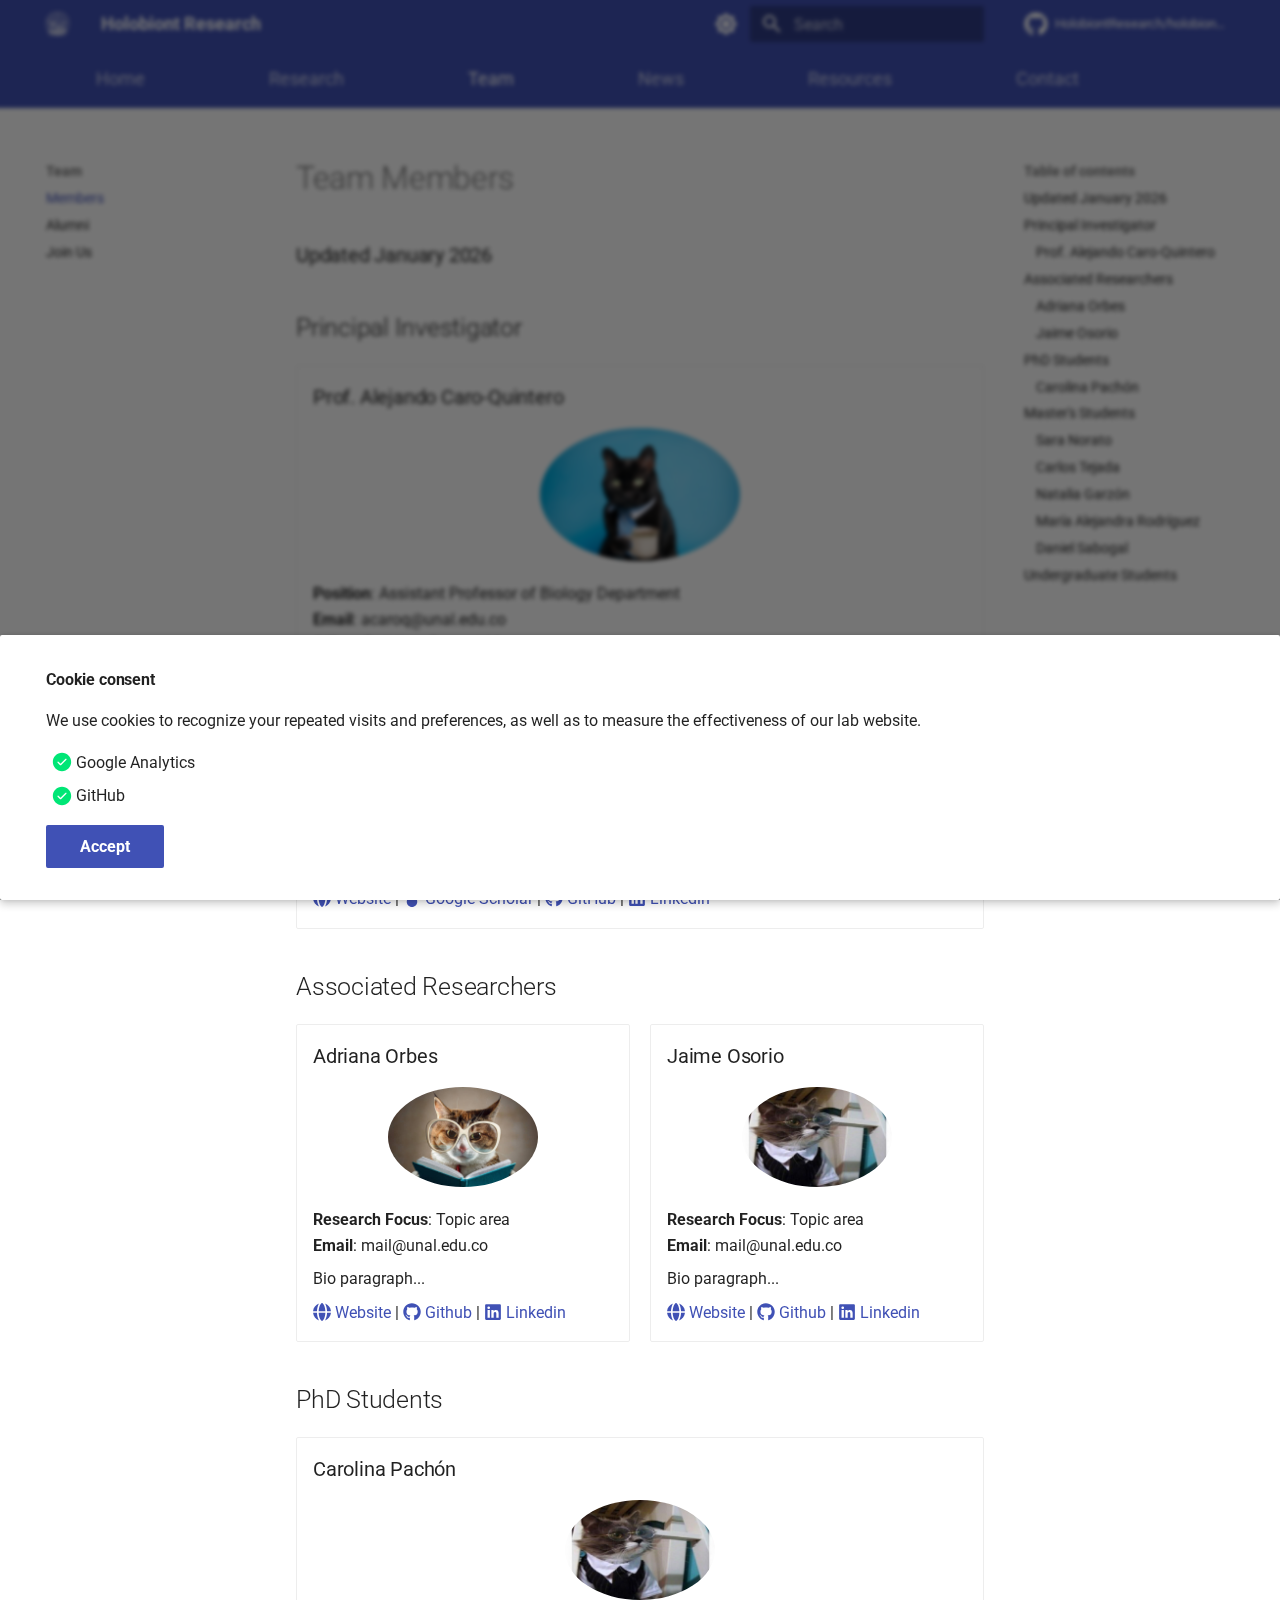
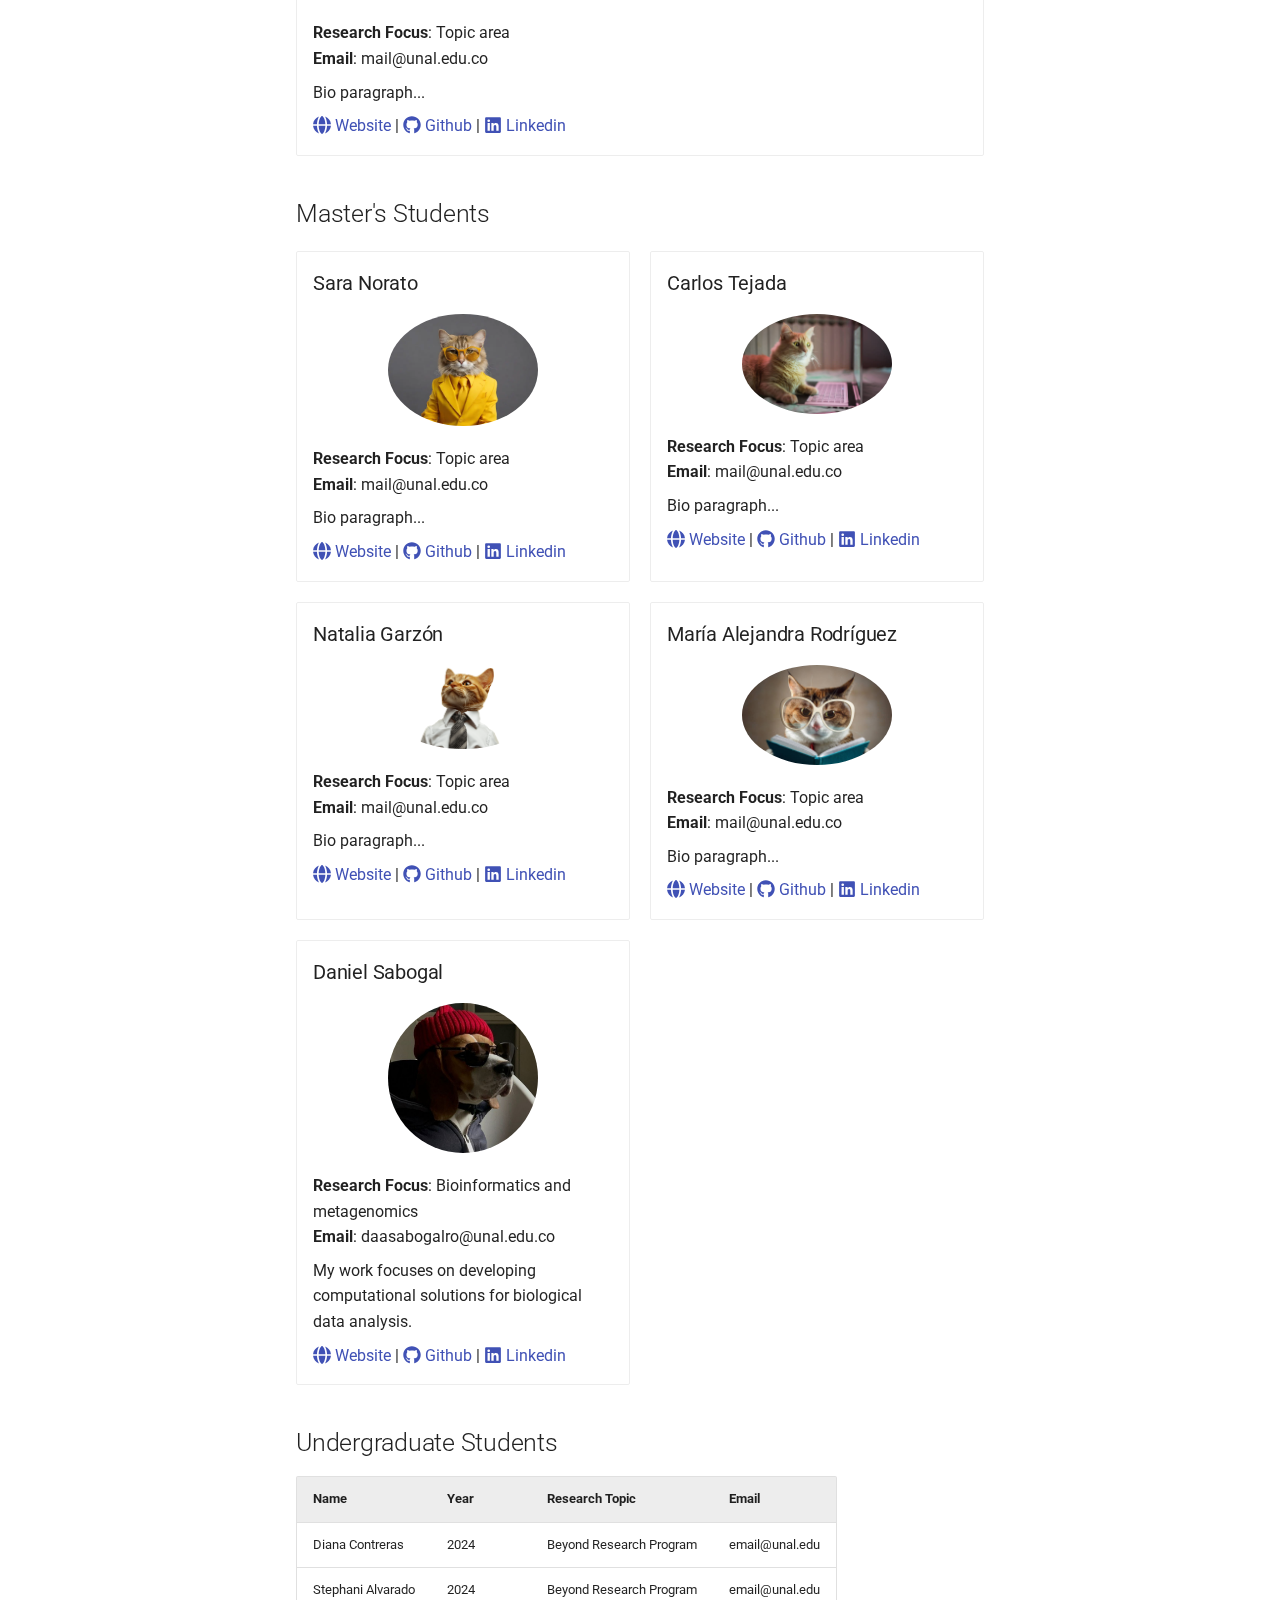
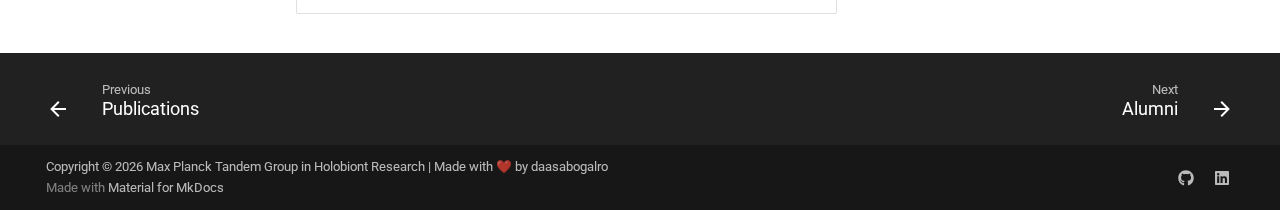
<file: team/index.html>
<!doctype html>
<html lang="en" class="no-js">
  <head>
    
      <meta charset="utf-8">
      <meta name="viewport" content="width=device-width,initial-scale=1">
      
        <meta name="description" content="Research group focused understanding the mechanisms that determine the diversity patterns of microbial communities of agricultural and livestock systems.">
      
      
        <meta name="author" content="Daniel Antonio Sabogal">
      
      
        <link rel="canonical" href="https://holobionts.xyz/team/">
      
      
        <link rel="prev" href="../research/publications/">
      
      
        <link rel="next" href="alumni/">
      
      
        
      
      
      <link rel="icon" href="../assets/holobionts_logo_minimal_white.webp">
      <meta name="generator" content="mkdocs-1.6.1, mkdocs-material-9.7.1">
    
    
      
        <title>Members - Holobiont Research</title>
      
    
    
      <link rel="stylesheet" href="../assets/stylesheets/main.484c7ddc.min.css">
      
        
        <link rel="stylesheet" href="../assets/stylesheets/palette.ab4e12ef.min.css">
      
      


    
    
      
    
    
      
        
        
        <link rel="preconnect" href="https://fonts.gstatic.com" crossorigin>
        <link rel="stylesheet" href="https://fonts.googleapis.com/css?family=Roboto:300,300i,400,400i,700,700i%7CRoboto+Mono:400,400i,700,700i&display=fallback">
        <style>:root{--md-text-font:"Roboto";--md-code-font:"Roboto Mono"}</style>
      
    
    
      <link rel="stylesheet" href="../stylesheets/extra.css">
    
    <script>__md_scope=new URL("..",location),__md_hash=e=>[...e].reduce(((e,_)=>(e<<5)-e+_.charCodeAt(0)),0),__md_get=(e,_=localStorage,t=__md_scope)=>JSON.parse(_.getItem(t.pathname+"."+e)),__md_set=(e,_,t=localStorage,a=__md_scope)=>{try{t.setItem(a.pathname+"."+e,JSON.stringify(_))}catch(e){}}</script>
    
      
  


  
  

<script id="__analytics">function __md_analytics(){function e(){dataLayer.push(arguments)}window.dataLayer=window.dataLayer||[],e("js",new Date),e("config","G-150JV6FP1C"),document.addEventListener("DOMContentLoaded",(function(){document.forms.search&&document.forms.search.query.addEventListener("blur",(function(){this.value&&e("event","search",{search_term:this.value})}));document$.subscribe((function(){var t=document.forms.feedback;if(void 0!==t)for(var a of t.querySelectorAll("[type=submit]"))a.addEventListener("click",(function(a){a.preventDefault();var n=document.location.pathname,d=this.getAttribute("data-md-value");e("event","feedback",{page:n,data:d}),t.firstElementChild.disabled=!0;var r=t.querySelector(".md-feedback__note [data-md-value='"+d+"']");r&&(r.hidden=!1)})),t.hidden=!1})),location$.subscribe((function(t){e("config","G-150JV6FP1C",{page_path:t.pathname})}))}));var t=document.createElement("script");t.async=!0,t.src="https://www.googletagmanager.com/gtag/js?id=G-150JV6FP1C",document.getElementById("__analytics").insertAdjacentElement("afterEnd",t)}</script>
  
    <script>if("undefined"!=typeof __md_analytics){var consent=__md_get("__consent");consent&&consent.analytics&&__md_analytics()}</script>
  

    
    
  </head>
  
  
    
    
      
    
    
    
    
    <body dir="ltr" data-md-color-scheme="default" data-md-color-primary="indigo" data-md-color-accent="indigo">
  
    
    <input class="md-toggle" data-md-toggle="drawer" type="checkbox" id="__drawer" autocomplete="off">
    <input class="md-toggle" data-md-toggle="search" type="checkbox" id="__search" autocomplete="off">
    <label class="md-overlay" for="__drawer"></label>
    <div data-md-component="skip">
      
        
        <a href="#team-members" class="md-skip">
          Skip to content
        </a>
      
    </div>
    <div data-md-component="announce">
      
    </div>
    
    
      

<header class="md-header" data-md-component="header">
  <nav class="md-header__inner md-grid" aria-label="Header">
    <a href=".." title="Holobiont Research" class="md-header__button md-logo" aria-label="Holobiont Research" data-md-component="logo">
      
  <img src="../assets/holobionts_logo_minimal_white.webp" alt="logo">

    </a>
    <label class="md-header__button md-icon" for="__drawer">
      
      <svg xmlns="http://www.w3.org/2000/svg" viewBox="0 0 24 24"><path d="M3 6h18v2H3zm0 5h18v2H3zm0 5h18v2H3z"/></svg>
    </label>
    <div class="md-header__title" data-md-component="header-title">
      <div class="md-header__ellipsis">
        <div class="md-header__topic">
          <span class="md-ellipsis">
            Holobiont Research
          </span>
        </div>
        <div class="md-header__topic" data-md-component="header-topic">
          <span class="md-ellipsis">
            
              Members
            
          </span>
        </div>
      </div>
    </div>
    
      
        <form class="md-header__option" data-md-component="palette">
  
    
    
    
    <input class="md-option" data-md-color-media="(prefers-color-scheme: light)" data-md-color-scheme="default" data-md-color-primary="indigo" data-md-color-accent="indigo"  aria-label="Switch to dark mode"  type="radio" name="__palette" id="__palette_0">
    
      <label class="md-header__button md-icon" title="Switch to dark mode" for="__palette_1" hidden>
        <svg xmlns="http://www.w3.org/2000/svg" viewBox="0 0 24 24"><path d="M12 8a4 4 0 0 0-4 4 4 4 0 0 0 4 4 4 4 0 0 0 4-4 4 4 0 0 0-4-4m0 10a6 6 0 0 1-6-6 6 6 0 0 1 6-6 6 6 0 0 1 6 6 6 6 0 0 1-6 6m8-9.31V4h-4.69L12 .69 8.69 4H4v4.69L.69 12 4 15.31V20h4.69L12 23.31 15.31 20H20v-4.69L23.31 12z"/></svg>
      </label>
    
  
    
    
    
    <input class="md-option" data-md-color-media="(prefers-color-scheme: dark)" data-md-color-scheme="slate" data-md-color-primary="indigo" data-md-color-accent="indigo"  aria-label="Switch to light mode"  type="radio" name="__palette" id="__palette_1">
    
      <label class="md-header__button md-icon" title="Switch to light mode" for="__palette_0" hidden>
        <svg xmlns="http://www.w3.org/2000/svg" viewBox="0 0 24 24"><path d="M12 18c-.89 0-1.74-.2-2.5-.55C11.56 16.5 13 14.42 13 12s-1.44-4.5-3.5-5.45C10.26 6.2 11.11 6 12 6a6 6 0 0 1 6 6 6 6 0 0 1-6 6m8-9.31V4h-4.69L12 .69 8.69 4H4v4.69L.69 12 4 15.31V20h4.69L12 23.31 15.31 20H20v-4.69L23.31 12z"/></svg>
      </label>
    
  
</form>
      
    
    
      <script>var palette=__md_get("__palette");if(palette&&palette.color){if("(prefers-color-scheme)"===palette.color.media){var media=matchMedia("(prefers-color-scheme: light)"),input=document.querySelector(media.matches?"[data-md-color-media='(prefers-color-scheme: light)']":"[data-md-color-media='(prefers-color-scheme: dark)']");palette.color.media=input.getAttribute("data-md-color-media"),palette.color.scheme=input.getAttribute("data-md-color-scheme"),palette.color.primary=input.getAttribute("data-md-color-primary"),palette.color.accent=input.getAttribute("data-md-color-accent")}for(var[key,value]of Object.entries(palette.color))document.body.setAttribute("data-md-color-"+key,value)}</script>
    
    
    
      
      
        <label class="md-header__button md-icon" for="__search">
          
          <svg xmlns="http://www.w3.org/2000/svg" viewBox="0 0 24 24"><path d="M9.5 3A6.5 6.5 0 0 1 16 9.5c0 1.61-.59 3.09-1.56 4.23l.27.27h.79l5 5-1.5 1.5-5-5v-.79l-.27-.27A6.52 6.52 0 0 1 9.5 16 6.5 6.5 0 0 1 3 9.5 6.5 6.5 0 0 1 9.5 3m0 2C7 5 5 7 5 9.5S7 14 9.5 14 14 12 14 9.5 12 5 9.5 5"/></svg>
        </label>
        <div class="md-search" data-md-component="search" role="dialog">
  <label class="md-search__overlay" for="__search"></label>
  <div class="md-search__inner" role="search">
    <form class="md-search__form" name="search">
      <input type="text" class="md-search__input" name="query" aria-label="Search" placeholder="Search" autocapitalize="off" autocorrect="off" autocomplete="off" spellcheck="false" data-md-component="search-query" required>
      <label class="md-search__icon md-icon" for="__search">
        
        <svg xmlns="http://www.w3.org/2000/svg" viewBox="0 0 24 24"><path d="M9.5 3A6.5 6.5 0 0 1 16 9.5c0 1.61-.59 3.09-1.56 4.23l.27.27h.79l5 5-1.5 1.5-5-5v-.79l-.27-.27A6.52 6.52 0 0 1 9.5 16 6.5 6.5 0 0 1 3 9.5 6.5 6.5 0 0 1 9.5 3m0 2C7 5 5 7 5 9.5S7 14 9.5 14 14 12 14 9.5 12 5 9.5 5"/></svg>
        
        <svg xmlns="http://www.w3.org/2000/svg" viewBox="0 0 24 24"><path d="M20 11v2H8l5.5 5.5-1.42 1.42L4.16 12l7.92-7.92L13.5 5.5 8 11z"/></svg>
      </label>
      <nav class="md-search__options" aria-label="Search">
        
        <button type="reset" class="md-search__icon md-icon" title="Clear" aria-label="Clear" tabindex="-1">
          
          <svg xmlns="http://www.w3.org/2000/svg" viewBox="0 0 24 24"><path d="M19 6.41 17.59 5 12 10.59 6.41 5 5 6.41 10.59 12 5 17.59 6.41 19 12 13.41 17.59 19 19 17.59 13.41 12z"/></svg>
        </button>
      </nav>
      
        <div class="md-search__suggest" data-md-component="search-suggest"></div>
      
    </form>
    <div class="md-search__output">
      <div class="md-search__scrollwrap" tabindex="0" data-md-scrollfix>
        <div class="md-search-result" data-md-component="search-result">
          <div class="md-search-result__meta">
            Initializing search
          </div>
          <ol class="md-search-result__list" role="presentation"></ol>
        </div>
      </div>
    </div>
  </div>
</div>
      
    
    
      <div class="md-header__source">
        <a href="https://github.com/HolobiontResearch/holobionts-website" title="Go to repository" class="md-source" data-md-component="source">
  <div class="md-source__icon md-icon">
    
    <svg xmlns="http://www.w3.org/2000/svg" viewBox="0 0 512 512"><!--! Font Awesome Free 7.1.0 by @fontawesome - https://fontawesome.com License - https://fontawesome.com/license/free (Icons: CC BY 4.0, Fonts: SIL OFL 1.1, Code: MIT License) Copyright 2025 Fonticons, Inc.--><path d="M173.9 397.4c0 2-2.3 3.6-5.2 3.6-3.3.3-5.6-1.3-5.6-3.6 0-2 2.3-3.6 5.2-3.6 3-.3 5.6 1.3 5.6 3.6m-31.1-4.5c-.7 2 1.3 4.3 4.3 4.9 2.6 1 5.6 0 6.2-2s-1.3-4.3-4.3-5.2c-2.6-.7-5.5.3-6.2 2.3m44.2-1.7c-2.9.7-4.9 2.6-4.6 4.9.3 2 2.9 3.3 5.9 2.6 2.9-.7 4.9-2.6 4.6-4.6-.3-1.9-3-3.2-5.9-2.9M252.8 8C114.1 8 8 113.3 8 252c0 110.9 69.8 205.8 169.5 239.2 12.8 2.3 17.3-5.6 17.3-12.1 0-6.2-.3-40.4-.3-61.4 0 0-70 15-84.7-29.8 0 0-11.4-29.1-27.8-36.6 0 0-22.9-15.7 1.6-15.4 0 0 24.9 2 38.6 25.8 21.9 38.6 58.6 27.5 72.9 20.9 2.3-16 8.8-27.1 16-33.7-55.9-6.2-112.3-14.3-112.3-110.5 0-27.5 7.6-41.3 23.6-58.9-2.6-6.5-11.1-33.3 2.6-67.9 20.9-6.5 69 27 69 27 20-5.6 41.5-8.5 62.8-8.5s42.8 2.9 62.8 8.5c0 0 48.1-33.6 69-27 13.7 34.7 5.2 61.4 2.6 67.9 16 17.7 25.8 31.5 25.8 58.9 0 96.5-58.9 104.2-114.8 110.5 9.2 7.9 17 22.9 17 46.4 0 33.7-.3 75.4-.3 83.6 0 6.5 4.6 14.4 17.3 12.1C436.2 457.8 504 362.9 504 252 504 113.3 391.5 8 252.8 8M105.2 352.9c-1.3 1-1 3.3.7 5.2 1.6 1.6 3.9 2.3 5.2 1 1.3-1 1-3.3-.7-5.2-1.6-1.6-3.9-2.3-5.2-1m-10.8-8.1c-.7 1.3.3 2.9 2.3 3.9 1.6 1 3.6.7 4.3-.7.7-1.3-.3-2.9-2.3-3.9-2-.6-3.6-.3-4.3.7m32.4 35.6c-1.6 1.3-1 4.3 1.3 6.2 2.3 2.3 5.2 2.6 6.5 1 1.3-1.3.7-4.3-1.3-6.2-2.2-2.3-5.2-2.6-6.5-1m-11.4-14.7c-1.6 1-1.6 3.6 0 5.9s4.3 3.3 5.6 2.3c1.6-1.3 1.6-3.9 0-6.2-1.4-2.3-4-3.3-5.6-2"/></svg>
  </div>
  <div class="md-source__repository">
    HolobiontResearch/holobionts-website
  </div>
</a>
      </div>
    
  </nav>
  
</header>
    
    <div class="md-container" data-md-component="container">
      
      
        
          
            
<nav class="md-tabs" aria-label="Tabs" data-md-component="tabs">
  <div class="md-grid">
    <ul class="md-tabs__list">
      
        
  
  
  
  
    <li class="md-tabs__item">
      <a href=".." class="md-tabs__link">
        
  
  
    
  
  Home

      </a>
    </li>
  

      
        
  
  
  
  
    
    
      <li class="md-tabs__item">
        <a href="../research/" class="md-tabs__link">
          
  
  
  Research

        </a>
      </li>
    
  

      
        
  
  
  
    
  
  
    
    
      <li class="md-tabs__item md-tabs__item--active">
        <a href="./" class="md-tabs__link">
          
  
  
  Team

        </a>
      </li>
    
  

      
        
  
  
  
  
    <li class="md-tabs__item">
      <a href="../news/" class="md-tabs__link">
        
  
  
    
  
  News

      </a>
    </li>
  

      
        
  
  
  
  
    
    
      <li class="md-tabs__item">
        <a href="../resources/software/" class="md-tabs__link">
          
  
  
  Resources

        </a>
      </li>
    
  

      
        
  
  
  
  
    <li class="md-tabs__item">
      <a href="../contact/" class="md-tabs__link">
        
  
  
    
  
  Contact

      </a>
    </li>
  

      
    </ul>
  </div>
</nav>
          
        
      
      <main class="md-main" data-md-component="main">
        <div class="md-main__inner md-grid">
          
            
              
              <div class="md-sidebar md-sidebar--primary" data-md-component="sidebar" data-md-type="navigation" >
                <div class="md-sidebar__scrollwrap">
                  <div class="md-sidebar__inner">
                    


  


<nav class="md-nav md-nav--primary md-nav--lifted" aria-label="Navigation" data-md-level="0">
  <label class="md-nav__title" for="__drawer">
    <a href=".." title="Holobiont Research" class="md-nav__button md-logo" aria-label="Holobiont Research" data-md-component="logo">
      
  <img src="../assets/holobionts_logo_minimal_white.webp" alt="logo">

    </a>
    Holobiont Research
  </label>
  
    <div class="md-nav__source">
      <a href="https://github.com/HolobiontResearch/holobionts-website" title="Go to repository" class="md-source" data-md-component="source">
  <div class="md-source__icon md-icon">
    
    <svg xmlns="http://www.w3.org/2000/svg" viewBox="0 0 512 512"><!--! Font Awesome Free 7.1.0 by @fontawesome - https://fontawesome.com License - https://fontawesome.com/license/free (Icons: CC BY 4.0, Fonts: SIL OFL 1.1, Code: MIT License) Copyright 2025 Fonticons, Inc.--><path d="M173.9 397.4c0 2-2.3 3.6-5.2 3.6-3.3.3-5.6-1.3-5.6-3.6 0-2 2.3-3.6 5.2-3.6 3-.3 5.6 1.3 5.6 3.6m-31.1-4.5c-.7 2 1.3 4.3 4.3 4.9 2.6 1 5.6 0 6.2-2s-1.3-4.3-4.3-5.2c-2.6-.7-5.5.3-6.2 2.3m44.2-1.7c-2.9.7-4.9 2.6-4.6 4.9.3 2 2.9 3.3 5.9 2.6 2.9-.7 4.9-2.6 4.6-4.6-.3-1.9-3-3.2-5.9-2.9M252.8 8C114.1 8 8 113.3 8 252c0 110.9 69.8 205.8 169.5 239.2 12.8 2.3 17.3-5.6 17.3-12.1 0-6.2-.3-40.4-.3-61.4 0 0-70 15-84.7-29.8 0 0-11.4-29.1-27.8-36.6 0 0-22.9-15.7 1.6-15.4 0 0 24.9 2 38.6 25.8 21.9 38.6 58.6 27.5 72.9 20.9 2.3-16 8.8-27.1 16-33.7-55.9-6.2-112.3-14.3-112.3-110.5 0-27.5 7.6-41.3 23.6-58.9-2.6-6.5-11.1-33.3 2.6-67.9 20.9-6.5 69 27 69 27 20-5.6 41.5-8.5 62.8-8.5s42.8 2.9 62.8 8.5c0 0 48.1-33.6 69-27 13.7 34.7 5.2 61.4 2.6 67.9 16 17.7 25.8 31.5 25.8 58.9 0 96.5-58.9 104.2-114.8 110.5 9.2 7.9 17 22.9 17 46.4 0 33.7-.3 75.4-.3 83.6 0 6.5 4.6 14.4 17.3 12.1C436.2 457.8 504 362.9 504 252 504 113.3 391.5 8 252.8 8M105.2 352.9c-1.3 1-1 3.3.7 5.2 1.6 1.6 3.9 2.3 5.2 1 1.3-1 1-3.3-.7-5.2-1.6-1.6-3.9-2.3-5.2-1m-10.8-8.1c-.7 1.3.3 2.9 2.3 3.9 1.6 1 3.6.7 4.3-.7.7-1.3-.3-2.9-2.3-3.9-2-.6-3.6-.3-4.3.7m32.4 35.6c-1.6 1.3-1 4.3 1.3 6.2 2.3 2.3 5.2 2.6 6.5 1 1.3-1.3.7-4.3-1.3-6.2-2.2-2.3-5.2-2.6-6.5-1m-11.4-14.7c-1.6 1-1.6 3.6 0 5.9s4.3 3.3 5.6 2.3c1.6-1.3 1.6-3.9 0-6.2-1.4-2.3-4-3.3-5.6-2"/></svg>
  </div>
  <div class="md-source__repository">
    HolobiontResearch/holobionts-website
  </div>
</a>
    </div>
  
  <ul class="md-nav__list" data-md-scrollfix>
    
      
      
  
  
  
  
    <li class="md-nav__item">
      <a href=".." class="md-nav__link">
        
  
  
  <span class="md-ellipsis">
    
  
    Home
  

    
  </span>
  
  

      </a>
    </li>
  

    
      
      
  
  
  
  
    
    
    
    
      
      
        
      
    
    
    <li class="md-nav__item md-nav__item--nested">
      
        
        
        <input class="md-nav__toggle md-toggle " type="checkbox" id="__nav_2" >
        
          
          <label class="md-nav__link" for="__nav_2" id="__nav_2_label" tabindex="0">
            
  
  
  <span class="md-ellipsis">
    
  
    Research
  

    
  </span>
  
  

            <span class="md-nav__icon md-icon"></span>
          </label>
        
        <nav class="md-nav" data-md-level="1" aria-labelledby="__nav_2_label" aria-expanded="false">
          <label class="md-nav__title" for="__nav_2">
            <span class="md-nav__icon md-icon"></span>
            
  
    Research
  

          </label>
          <ul class="md-nav__list" data-md-scrollfix>
            
              
                
  
  
  
  
    <li class="md-nav__item">
      <a href="../research/" class="md-nav__link">
        
  
  
  <span class="md-ellipsis">
    
  
    Overview
  

    
  </span>
  
  

      </a>
    </li>
  

              
            
              
                
  
  
  
  
    <li class="md-nav__item">
      <a href="../research/projects/" class="md-nav__link">
        
  
  
  <span class="md-ellipsis">
    
  
    Projects
  

    
  </span>
  
  

      </a>
    </li>
  

              
            
              
                
  
  
  
  
    <li class="md-nav__item">
      <a href="../research/publications/" class="md-nav__link">
        
  
  
  <span class="md-ellipsis">
    
  
    Publications
  

    
  </span>
  
  

      </a>
    </li>
  

              
            
          </ul>
        </nav>
      
    </li>
  

    
      
      
  
  
    
  
  
  
    
    
    
    
      
        
        
      
      
        
      
    
    
    <li class="md-nav__item md-nav__item--active md-nav__item--section md-nav__item--nested">
      
        
        
        <input class="md-nav__toggle md-toggle " type="checkbox" id="__nav_3" checked>
        
          
          <label class="md-nav__link" for="__nav_3" id="__nav_3_label" tabindex="">
            
  
  
  <span class="md-ellipsis">
    
  
    Team
  

    
  </span>
  
  

            <span class="md-nav__icon md-icon"></span>
          </label>
        
        <nav class="md-nav" data-md-level="1" aria-labelledby="__nav_3_label" aria-expanded="true">
          <label class="md-nav__title" for="__nav_3">
            <span class="md-nav__icon md-icon"></span>
            
  
    Team
  

          </label>
          <ul class="md-nav__list" data-md-scrollfix>
            
              
                
  
  
    
  
  
  
    <li class="md-nav__item md-nav__item--active">
      
      <input class="md-nav__toggle md-toggle" type="checkbox" id="__toc">
      
      
        
      
      
        <label class="md-nav__link md-nav__link--active" for="__toc">
          
  
  
  <span class="md-ellipsis">
    
  
    Members
  

    
  </span>
  
  

          <span class="md-nav__icon md-icon"></span>
        </label>
      
      <a href="./" class="md-nav__link md-nav__link--active">
        
  
  
  <span class="md-ellipsis">
    
  
    Members
  

    
  </span>
  
  

      </a>
      
        

<nav class="md-nav md-nav--secondary" aria-label="Table of contents">
  
  
  
    
  
  
    <label class="md-nav__title" for="__toc">
      <span class="md-nav__icon md-icon"></span>
      Table of contents
    </label>
    <ul class="md-nav__list" data-md-component="toc" data-md-scrollfix>
      
        <li class="md-nav__item">
  <a href="#updated-january-2026" class="md-nav__link">
    <span class="md-ellipsis">
      
        Updated January 2026
      
    </span>
  </a>
  
</li>
      
        <li class="md-nav__item">
  <a href="#principal-investigator" class="md-nav__link">
    <span class="md-ellipsis">
      
        Principal Investigator
      
    </span>
  </a>
  
    <nav class="md-nav" aria-label="Principal Investigator">
      <ul class="md-nav__list">
        
          <li class="md-nav__item">
  <a href="#prof-alejando-caro-quintero" class="md-nav__link">
    <span class="md-ellipsis">
      
        Prof. Alejando Caro-Quintero
      
    </span>
  </a>
  
</li>
        
      </ul>
    </nav>
  
</li>
      
        <li class="md-nav__item">
  <a href="#associated-researchers" class="md-nav__link">
    <span class="md-ellipsis">
      
        Associated Researchers
      
    </span>
  </a>
  
    <nav class="md-nav" aria-label="Associated Researchers">
      <ul class="md-nav__list">
        
          <li class="md-nav__item">
  <a href="#adriana-orbes" class="md-nav__link">
    <span class="md-ellipsis">
      
        Adriana Orbes
      
    </span>
  </a>
  
</li>
        
          <li class="md-nav__item">
  <a href="#jaime-osorio" class="md-nav__link">
    <span class="md-ellipsis">
      
        Jaime Osorio
      
    </span>
  </a>
  
</li>
        
      </ul>
    </nav>
  
</li>
      
        <li class="md-nav__item">
  <a href="#phd-students" class="md-nav__link">
    <span class="md-ellipsis">
      
        PhD Students
      
    </span>
  </a>
  
    <nav class="md-nav" aria-label="PhD Students">
      <ul class="md-nav__list">
        
          <li class="md-nav__item">
  <a href="#carolina-pachon" class="md-nav__link">
    <span class="md-ellipsis">
      
        Carolina Pachón
      
    </span>
  </a>
  
</li>
        
      </ul>
    </nav>
  
</li>
      
        <li class="md-nav__item">
  <a href="#masters-students" class="md-nav__link">
    <span class="md-ellipsis">
      
        Master's Students
      
    </span>
  </a>
  
    <nav class="md-nav" aria-label="Master&#39;s Students">
      <ul class="md-nav__list">
        
          <li class="md-nav__item">
  <a href="#sara-norato" class="md-nav__link">
    <span class="md-ellipsis">
      
        Sara Norato
      
    </span>
  </a>
  
</li>
        
          <li class="md-nav__item">
  <a href="#carlos-tejada" class="md-nav__link">
    <span class="md-ellipsis">
      
        Carlos Tejada
      
    </span>
  </a>
  
</li>
        
          <li class="md-nav__item">
  <a href="#natalia-garzon" class="md-nav__link">
    <span class="md-ellipsis">
      
        Natalia Garzón
      
    </span>
  </a>
  
</li>
        
          <li class="md-nav__item">
  <a href="#maria-alejandra-rodriguez" class="md-nav__link">
    <span class="md-ellipsis">
      
        María Alejandra Rodríguez
      
    </span>
  </a>
  
</li>
        
          <li class="md-nav__item">
  <a href="#daniel-sabogal" class="md-nav__link">
    <span class="md-ellipsis">
      
        Daniel Sabogal
      
    </span>
  </a>
  
</li>
        
      </ul>
    </nav>
  
</li>
      
        <li class="md-nav__item">
  <a href="#undergraduate-students" class="md-nav__link">
    <span class="md-ellipsis">
      
        Undergraduate Students
      
    </span>
  </a>
  
</li>
      
    </ul>
  
</nav>
      
    </li>
  

              
            
              
                
  
  
  
  
    <li class="md-nav__item">
      <a href="alumni/" class="md-nav__link">
        
  
  
  <span class="md-ellipsis">
    
  
    Alumni
  

    
  </span>
  
  

      </a>
    </li>
  

              
            
              
                
  
  
  
  
    <li class="md-nav__item">
      <a href="join/" class="md-nav__link">
        
  
  
  <span class="md-ellipsis">
    
  
    Join Us
  

    
  </span>
  
  

      </a>
    </li>
  

              
            
          </ul>
        </nav>
      
    </li>
  

    
      
      
  
  
  
  
    <li class="md-nav__item">
      <a href="../news/" class="md-nav__link">
        
  
  
  <span class="md-ellipsis">
    
  
    News
  

    
  </span>
  
  

      </a>
    </li>
  

    
      
      
  
  
  
  
    
    
    
    
      
      
        
      
    
    
    <li class="md-nav__item md-nav__item--nested">
      
        
        
        <input class="md-nav__toggle md-toggle " type="checkbox" id="__nav_5" >
        
          
          <label class="md-nav__link" for="__nav_5" id="__nav_5_label" tabindex="0">
            
  
  
  <span class="md-ellipsis">
    
  
    Resources
  

    
  </span>
  
  

            <span class="md-nav__icon md-icon"></span>
          </label>
        
        <nav class="md-nav" data-md-level="1" aria-labelledby="__nav_5_label" aria-expanded="false">
          <label class="md-nav__title" for="__nav_5">
            <span class="md-nav__icon md-icon"></span>
            
  
    Resources
  

          </label>
          <ul class="md-nav__list" data-md-scrollfix>
            
              
                
  
  
  
  
    <li class="md-nav__item">
      <a href="../resources/software/" class="md-nav__link">
        
  
  
  <span class="md-ellipsis">
    
  
    Software
  

    
  </span>
  
  

      </a>
    </li>
  

              
            
              
                
  
  
  
  
    <li class="md-nav__item">
      <a href="../resources/datasets/" class="md-nav__link">
        
  
  
  <span class="md-ellipsis">
    
  
    Datasets
  

    
  </span>
  
  

      </a>
    </li>
  

              
            
              
                
  
  
  
  
    <li class="md-nav__item">
      <a href="../resources/teaching/" class="md-nav__link">
        
  
  
  <span class="md-ellipsis">
    
  
    Teaching
  

    
  </span>
  
  

      </a>
    </li>
  

              
            
          </ul>
        </nav>
      
    </li>
  

    
      
      
  
  
  
  
    <li class="md-nav__item">
      <a href="../contact/" class="md-nav__link">
        
  
  
  <span class="md-ellipsis">
    
  
    Contact
  

    
  </span>
  
  

      </a>
    </li>
  

    
  </ul>
</nav>
                  </div>
                </div>
              </div>
            
            
              
              <div class="md-sidebar md-sidebar--secondary" data-md-component="sidebar" data-md-type="toc" >
                <div class="md-sidebar__scrollwrap">
                  <div class="md-sidebar__inner">
                    

<nav class="md-nav md-nav--secondary" aria-label="Table of contents">
  
  
  
    
  
  
    <label class="md-nav__title" for="__toc">
      <span class="md-nav__icon md-icon"></span>
      Table of contents
    </label>
    <ul class="md-nav__list" data-md-component="toc" data-md-scrollfix>
      
        <li class="md-nav__item">
  <a href="#updated-january-2026" class="md-nav__link">
    <span class="md-ellipsis">
      
        Updated January 2026
      
    </span>
  </a>
  
</li>
      
        <li class="md-nav__item">
  <a href="#principal-investigator" class="md-nav__link">
    <span class="md-ellipsis">
      
        Principal Investigator
      
    </span>
  </a>
  
    <nav class="md-nav" aria-label="Principal Investigator">
      <ul class="md-nav__list">
        
          <li class="md-nav__item">
  <a href="#prof-alejando-caro-quintero" class="md-nav__link">
    <span class="md-ellipsis">
      
        Prof. Alejando Caro-Quintero
      
    </span>
  </a>
  
</li>
        
      </ul>
    </nav>
  
</li>
      
        <li class="md-nav__item">
  <a href="#associated-researchers" class="md-nav__link">
    <span class="md-ellipsis">
      
        Associated Researchers
      
    </span>
  </a>
  
    <nav class="md-nav" aria-label="Associated Researchers">
      <ul class="md-nav__list">
        
          <li class="md-nav__item">
  <a href="#adriana-orbes" class="md-nav__link">
    <span class="md-ellipsis">
      
        Adriana Orbes
      
    </span>
  </a>
  
</li>
        
          <li class="md-nav__item">
  <a href="#jaime-osorio" class="md-nav__link">
    <span class="md-ellipsis">
      
        Jaime Osorio
      
    </span>
  </a>
  
</li>
        
      </ul>
    </nav>
  
</li>
      
        <li class="md-nav__item">
  <a href="#phd-students" class="md-nav__link">
    <span class="md-ellipsis">
      
        PhD Students
      
    </span>
  </a>
  
    <nav class="md-nav" aria-label="PhD Students">
      <ul class="md-nav__list">
        
          <li class="md-nav__item">
  <a href="#carolina-pachon" class="md-nav__link">
    <span class="md-ellipsis">
      
        Carolina Pachón
      
    </span>
  </a>
  
</li>
        
      </ul>
    </nav>
  
</li>
      
        <li class="md-nav__item">
  <a href="#masters-students" class="md-nav__link">
    <span class="md-ellipsis">
      
        Master's Students
      
    </span>
  </a>
  
    <nav class="md-nav" aria-label="Master&#39;s Students">
      <ul class="md-nav__list">
        
          <li class="md-nav__item">
  <a href="#sara-norato" class="md-nav__link">
    <span class="md-ellipsis">
      
        Sara Norato
      
    </span>
  </a>
  
</li>
        
          <li class="md-nav__item">
  <a href="#carlos-tejada" class="md-nav__link">
    <span class="md-ellipsis">
      
        Carlos Tejada
      
    </span>
  </a>
  
</li>
        
          <li class="md-nav__item">
  <a href="#natalia-garzon" class="md-nav__link">
    <span class="md-ellipsis">
      
        Natalia Garzón
      
    </span>
  </a>
  
</li>
        
          <li class="md-nav__item">
  <a href="#maria-alejandra-rodriguez" class="md-nav__link">
    <span class="md-ellipsis">
      
        María Alejandra Rodríguez
      
    </span>
  </a>
  
</li>
        
          <li class="md-nav__item">
  <a href="#daniel-sabogal" class="md-nav__link">
    <span class="md-ellipsis">
      
        Daniel Sabogal
      
    </span>
  </a>
  
</li>
        
      </ul>
    </nav>
  
</li>
      
        <li class="md-nav__item">
  <a href="#undergraduate-students" class="md-nav__link">
    <span class="md-ellipsis">
      
        Undergraduate Students
      
    </span>
  </a>
  
</li>
      
    </ul>
  
</nav>
                  </div>
                </div>
              </div>
            
          
          
            <div class="md-content" data-md-component="content">
              
              <article class="md-content__inner md-typeset">
                
                  


  
  


<h1 id="team-members">Team Members</h1>
<h3 id="updated-january-2026">Updated January 2026</h3>
<h2 id="principal-investigator">Principal Investigator</h2>
<div class="grid cards">
<ul>
<li>
<h3 id="prof-alejando-caro-quintero">Prof. Alejando Caro-Quintero</h3>
<p><img alt="Photo" src="../assets/team/PI_placeholder.jpg" width="200" /></p>
<p><strong>Position</strong>: Assistant Professor of Biology Department<br />
<strong>Email</strong>: acaroq@unal.edu.co<br />
<strong>Office</strong>: Building, Room 123</p>
<p><strong>Bio</strong>: I am an assistant professor in the Department of Biology at the National University of Colombia (Bogotá). I have a degree in microbiology from the Universidad de los Andes, a master's degree from the University of Puerto Rico Recinto Universitario de Mayaguez (UPRM) and a PhD from the Georgia Institute of Techonology (GeorgiaTech). <p>My research focuses on understanding the mechanisms that determine the diversity patterns of microbial communities associated with systems of agricultural and livestock importance, as well as elucidating through genomics and metagenomics the evolutionary adaptations that lead to the strengthening of these associations (e.g., plant endophytes).</p> </p>
<p><a href="#"><span class="twemoji"><svg xmlns="http://www.w3.org/2000/svg" viewBox="0 0 512 512"><!--! Font Awesome Free 7.1.0 by @fontawesome - https://fontawesome.com License - https://fontawesome.com/license/free (Icons: CC BY 4.0, Fonts: SIL OFL 1.1, Code: MIT License) Copyright 2025 Fonticons, Inc.--><path d="M351.9 280H161c2.9 64.5 17.2 123.9 37.5 167.4 11.4 24.5 23.7 41.8 35.1 52.4 11.2 10.5 18.9 12.2 22.9 12.2s11.7-1.7 22.9-12.2c11.4-10.6 23.7-28 35.1-52.4 20.3-43.5 34.6-102.9 37.5-167.4zm-191-48h190.9c-2.8-64.5-17.1-123.9-37.4-167.4-11.4-24.4-23.7-41.8-35.1-52.4C268.1 1.7 260.4 0 256.4 0s-11.7 1.7-22.9 12.2c-11.4 10.6-23.7 28-35.1 52.4-20.3 43.5-34.6 102.9-37.5 167.4m-48 0c3.5-85.6 25.6-165.1 57.9-217.3C78.7 47.3 10.9 131.2 1.5 232zM1.5 280c9.4 100.8 77.2 184.7 169.3 217.3-32.3-52.2-54.4-131.7-57.9-217.3zm398.4 0c-3.5 85.6-25.6 165.1-57.9 217.3 92.1-32.7 159.9-116.5 169.3-217.3zm111.4-48C501.9 131.2 434.1 47.3 342 14.7c32.3 52.2 54.4 131.7 57.9 217.3z"/></svg></span> Website</a> | <a href="https://scholar.google.com/citations?user=I9CF3vIAAAAJ&amp;hl=es"><span class="twemoji"><svg xmlns="http://www.w3.org/2000/svg" viewBox="0 0 512 512"><!--! Font Awesome Free 7.1.0 by @fontawesome - https://fontawesome.com License - https://fontawesome.com/license/free (Icons: CC BY 4.0, Fonts: SIL OFL 1.1, Code: MIT License) Copyright 2025 Fonticons, Inc.--><path d="M390.9 298.5s0 .1.1.1c9.2 19.4 14.4 41.1 14.4 64C405.3 445.1 338.5 512 256 512s-149.3-66.9-149.3-149.3c0-22.9 5.2-44.6 14.4-64 1.7-3.6 3.6-7.2 5.6-10.7q6.6-11.4 15-21.3c27.4-32.6 68.5-53.3 114.4-53.3 33.6 0 64.6 11.1 89.6 29.9 9.1 6.9 17.4 14.7 24.8 23.5 5.6 6.6 10.6 13.8 15 21.3 2 3.4 3.8 7 5.5 10.5zm26.4-18.8c-30.1-58.4-91-98.4-161.3-98.4s-131.2 40-161.3 98.4L0 202.7 256 0l256 202.7-94.7 77.1z"/></svg></span> Google Scholar</a> | <a href="https://github.com/HolobiontResearch"><span class="twemoji"><svg xmlns="http://www.w3.org/2000/svg" viewBox="0 0 512 512"><!--! Font Awesome Free 7.1.0 by @fontawesome - https://fontawesome.com License - https://fontawesome.com/license/free (Icons: CC BY 4.0, Fonts: SIL OFL 1.1, Code: MIT License) Copyright 2025 Fonticons, Inc.--><path d="M173.9 397.4c0 2-2.3 3.6-5.2 3.6-3.3.3-5.6-1.3-5.6-3.6 0-2 2.3-3.6 5.2-3.6 3-.3 5.6 1.3 5.6 3.6m-31.1-4.5c-.7 2 1.3 4.3 4.3 4.9 2.6 1 5.6 0 6.2-2s-1.3-4.3-4.3-5.2c-2.6-.7-5.5.3-6.2 2.3m44.2-1.7c-2.9.7-4.9 2.6-4.6 4.9.3 2 2.9 3.3 5.9 2.6 2.9-.7 4.9-2.6 4.6-4.6-.3-1.9-3-3.2-5.9-2.9M252.8 8C114.1 8 8 113.3 8 252c0 110.9 69.8 205.8 169.5 239.2 12.8 2.3 17.3-5.6 17.3-12.1 0-6.2-.3-40.4-.3-61.4 0 0-70 15-84.7-29.8 0 0-11.4-29.1-27.8-36.6 0 0-22.9-15.7 1.6-15.4 0 0 24.9 2 38.6 25.8 21.9 38.6 58.6 27.5 72.9 20.9 2.3-16 8.8-27.1 16-33.7-55.9-6.2-112.3-14.3-112.3-110.5 0-27.5 7.6-41.3 23.6-58.9-2.6-6.5-11.1-33.3 2.6-67.9 20.9-6.5 69 27 69 27 20-5.6 41.5-8.5 62.8-8.5s42.8 2.9 62.8 8.5c0 0 48.1-33.6 69-27 13.7 34.7 5.2 61.4 2.6 67.9 16 17.7 25.8 31.5 25.8 58.9 0 96.5-58.9 104.2-114.8 110.5 9.2 7.9 17 22.9 17 46.4 0 33.7-.3 75.4-.3 83.6 0 6.5 4.6 14.4 17.3 12.1C436.2 457.8 504 362.9 504 252 504 113.3 391.5 8 252.8 8M105.2 352.9c-1.3 1-1 3.3.7 5.2 1.6 1.6 3.9 2.3 5.2 1 1.3-1 1-3.3-.7-5.2-1.6-1.6-3.9-2.3-5.2-1m-10.8-8.1c-.7 1.3.3 2.9 2.3 3.9 1.6 1 3.6.7 4.3-.7.7-1.3-.3-2.9-2.3-3.9-2-.6-3.6-.3-4.3.7m32.4 35.6c-1.6 1.3-1 4.3 1.3 6.2 2.3 2.3 5.2 2.6 6.5 1 1.3-1.3.7-4.3-1.3-6.2-2.2-2.3-5.2-2.6-6.5-1m-11.4-14.7c-1.6 1-1.6 3.6 0 5.9s4.3 3.3 5.6 2.3c1.6-1.3 1.6-3.9 0-6.2-1.4-2.3-4-3.3-5.6-2"/></svg></span> GitHub</a> | <a href="https://www.linkedin.com/in/"><span class="twemoji"><svg xmlns="http://www.w3.org/2000/svg" viewBox="0 0 448 512"><!--! Font Awesome Free 7.1.0 by @fontawesome - https://fontawesome.com License - https://fontawesome.com/license/free (Icons: CC BY 4.0, Fonts: SIL OFL 1.1, Code: MIT License) Copyright 2025 Fonticons, Inc.--><path d="M416 32H31.9C14.3 32 0 46.5 0 64.3v383.4C0 465.5 14.3 480 31.9 480H416c17.6 0 32-14.5 32-32.3V64.3c0-17.8-14.4-32.3-32-32.3M135.4 416H69V202.2h66.5V416zM102.2 96a38.5 38.5 0 1 1 0 77 38.5 38.5 0 1 1 0-77m282.1 320h-66.4V312c0-24.8-.5-56.7-34.5-56.7-34.6 0-39.9 27-39.9 54.9V416h-66.4V202.2h63.7v29.2h.9c8.9-16.8 30.6-34.5 62.9-34.5 67.2 0 79.7 44.3 79.7 101.9z"/></svg></span> Linkedin</a></p>
</li>
</ul>
</div>
<h2 id="associated-researchers">Associated Researchers</h2>
<div class="grid cards">
<ul>
<li>
<h3 id="adriana-orbes">Adriana Orbes</h3>
<p><img alt="Photo" src="../assets/team/phd_1jpg.jpg" width="150" /></p>
<p><strong>Research Focus</strong>: Topic area<br />
<strong>Email</strong>: mail@unal.edu.co</p>
<p>Bio paragraph...</p>
<p><a href="#"><span class="twemoji"><svg xmlns="http://www.w3.org/2000/svg" viewBox="0 0 512 512"><!--! Font Awesome Free 7.1.0 by @fontawesome - https://fontawesome.com License - https://fontawesome.com/license/free (Icons: CC BY 4.0, Fonts: SIL OFL 1.1, Code: MIT License) Copyright 2025 Fonticons, Inc.--><path d="M351.9 280H161c2.9 64.5 17.2 123.9 37.5 167.4 11.4 24.5 23.7 41.8 35.1 52.4 11.2 10.5 18.9 12.2 22.9 12.2s11.7-1.7 22.9-12.2c11.4-10.6 23.7-28 35.1-52.4 20.3-43.5 34.6-102.9 37.5-167.4zm-191-48h190.9c-2.8-64.5-17.1-123.9-37.4-167.4-11.4-24.4-23.7-41.8-35.1-52.4C268.1 1.7 260.4 0 256.4 0s-11.7 1.7-22.9 12.2c-11.4 10.6-23.7 28-35.1 52.4-20.3 43.5-34.6 102.9-37.5 167.4m-48 0c3.5-85.6 25.6-165.1 57.9-217.3C78.7 47.3 10.9 131.2 1.5 232zM1.5 280c9.4 100.8 77.2 184.7 169.3 217.3-32.3-52.2-54.4-131.7-57.9-217.3zm398.4 0c-3.5 85.6-25.6 165.1-57.9 217.3 92.1-32.7 159.9-116.5 169.3-217.3zm111.4-48C501.9 131.2 434.1 47.3 342 14.7c32.3 52.2 54.4 131.7 57.9 217.3z"/></svg></span> Website</a> | <a href="https://github.com/"><span class="twemoji"><svg xmlns="http://www.w3.org/2000/svg" viewBox="0 0 512 512"><!--! Font Awesome Free 7.1.0 by @fontawesome - https://fontawesome.com License - https://fontawesome.com/license/free (Icons: CC BY 4.0, Fonts: SIL OFL 1.1, Code: MIT License) Copyright 2025 Fonticons, Inc.--><path d="M173.9 397.4c0 2-2.3 3.6-5.2 3.6-3.3.3-5.6-1.3-5.6-3.6 0-2 2.3-3.6 5.2-3.6 3-.3 5.6 1.3 5.6 3.6m-31.1-4.5c-.7 2 1.3 4.3 4.3 4.9 2.6 1 5.6 0 6.2-2s-1.3-4.3-4.3-5.2c-2.6-.7-5.5.3-6.2 2.3m44.2-1.7c-2.9.7-4.9 2.6-4.6 4.9.3 2 2.9 3.3 5.9 2.6 2.9-.7 4.9-2.6 4.6-4.6-.3-1.9-3-3.2-5.9-2.9M252.8 8C114.1 8 8 113.3 8 252c0 110.9 69.8 205.8 169.5 239.2 12.8 2.3 17.3-5.6 17.3-12.1 0-6.2-.3-40.4-.3-61.4 0 0-70 15-84.7-29.8 0 0-11.4-29.1-27.8-36.6 0 0-22.9-15.7 1.6-15.4 0 0 24.9 2 38.6 25.8 21.9 38.6 58.6 27.5 72.9 20.9 2.3-16 8.8-27.1 16-33.7-55.9-6.2-112.3-14.3-112.3-110.5 0-27.5 7.6-41.3 23.6-58.9-2.6-6.5-11.1-33.3 2.6-67.9 20.9-6.5 69 27 69 27 20-5.6 41.5-8.5 62.8-8.5s42.8 2.9 62.8 8.5c0 0 48.1-33.6 69-27 13.7 34.7 5.2 61.4 2.6 67.9 16 17.7 25.8 31.5 25.8 58.9 0 96.5-58.9 104.2-114.8 110.5 9.2 7.9 17 22.9 17 46.4 0 33.7-.3 75.4-.3 83.6 0 6.5 4.6 14.4 17.3 12.1C436.2 457.8 504 362.9 504 252 504 113.3 391.5 8 252.8 8M105.2 352.9c-1.3 1-1 3.3.7 5.2 1.6 1.6 3.9 2.3 5.2 1 1.3-1 1-3.3-.7-5.2-1.6-1.6-3.9-2.3-5.2-1m-10.8-8.1c-.7 1.3.3 2.9 2.3 3.9 1.6 1 3.6.7 4.3-.7.7-1.3-.3-2.9-2.3-3.9-2-.6-3.6-.3-4.3.7m32.4 35.6c-1.6 1.3-1 4.3 1.3 6.2 2.3 2.3 5.2 2.6 6.5 1 1.3-1.3.7-4.3-1.3-6.2-2.2-2.3-5.2-2.6-6.5-1m-11.4-14.7c-1.6 1-1.6 3.6 0 5.9s4.3 3.3 5.6 2.3c1.6-1.3 1.6-3.9 0-6.2-1.4-2.3-4-3.3-5.6-2"/></svg></span> Github</a> | <a href="https://www.linkedin.com/in/"><span class="twemoji"><svg xmlns="http://www.w3.org/2000/svg" viewBox="0 0 448 512"><!--! Font Awesome Free 7.1.0 by @fontawesome - https://fontawesome.com License - https://fontawesome.com/license/free (Icons: CC BY 4.0, Fonts: SIL OFL 1.1, Code: MIT License) Copyright 2025 Fonticons, Inc.--><path d="M416 32H31.9C14.3 32 0 46.5 0 64.3v383.4C0 465.5 14.3 480 31.9 480H416c17.6 0 32-14.5 32-32.3V64.3c0-17.8-14.4-32.3-32-32.3M135.4 416H69V202.2h66.5V416zM102.2 96a38.5 38.5 0 1 1 0 77 38.5 38.5 0 1 1 0-77m282.1 320h-66.4V312c0-24.8-.5-56.7-34.5-56.7-34.6 0-39.9 27-39.9 54.9V416h-66.4V202.2h63.7v29.2h.9c8.9-16.8 30.6-34.5 62.9-34.5 67.2 0 79.7 44.3 79.7 101.9z"/></svg></span> Linkedin</a></p>
</li>
<li>
<h3 id="jaime-osorio">Jaime Osorio</h3>
<p><img alt="Photo" src="../assets/team/phd_2.jpg" width="150" /></p>
<p><strong>Research Focus</strong>: Topic area<br />
<strong>Email</strong>: mail@unal.edu.co</p>
<p>Bio paragraph...</p>
<p><a href="#"><span class="twemoji"><svg xmlns="http://www.w3.org/2000/svg" viewBox="0 0 512 512"><!--! Font Awesome Free 7.1.0 by @fontawesome - https://fontawesome.com License - https://fontawesome.com/license/free (Icons: CC BY 4.0, Fonts: SIL OFL 1.1, Code: MIT License) Copyright 2025 Fonticons, Inc.--><path d="M351.9 280H161c2.9 64.5 17.2 123.9 37.5 167.4 11.4 24.5 23.7 41.8 35.1 52.4 11.2 10.5 18.9 12.2 22.9 12.2s11.7-1.7 22.9-12.2c11.4-10.6 23.7-28 35.1-52.4 20.3-43.5 34.6-102.9 37.5-167.4zm-191-48h190.9c-2.8-64.5-17.1-123.9-37.4-167.4-11.4-24.4-23.7-41.8-35.1-52.4C268.1 1.7 260.4 0 256.4 0s-11.7 1.7-22.9 12.2c-11.4 10.6-23.7 28-35.1 52.4-20.3 43.5-34.6 102.9-37.5 167.4m-48 0c3.5-85.6 25.6-165.1 57.9-217.3C78.7 47.3 10.9 131.2 1.5 232zM1.5 280c9.4 100.8 77.2 184.7 169.3 217.3-32.3-52.2-54.4-131.7-57.9-217.3zm398.4 0c-3.5 85.6-25.6 165.1-57.9 217.3 92.1-32.7 159.9-116.5 169.3-217.3zm111.4-48C501.9 131.2 434.1 47.3 342 14.7c32.3 52.2 54.4 131.7 57.9 217.3z"/></svg></span> Website</a> | <a href="https://github.com/"><span class="twemoji"><svg xmlns="http://www.w3.org/2000/svg" viewBox="0 0 512 512"><!--! Font Awesome Free 7.1.0 by @fontawesome - https://fontawesome.com License - https://fontawesome.com/license/free (Icons: CC BY 4.0, Fonts: SIL OFL 1.1, Code: MIT License) Copyright 2025 Fonticons, Inc.--><path d="M173.9 397.4c0 2-2.3 3.6-5.2 3.6-3.3.3-5.6-1.3-5.6-3.6 0-2 2.3-3.6 5.2-3.6 3-.3 5.6 1.3 5.6 3.6m-31.1-4.5c-.7 2 1.3 4.3 4.3 4.9 2.6 1 5.6 0 6.2-2s-1.3-4.3-4.3-5.2c-2.6-.7-5.5.3-6.2 2.3m44.2-1.7c-2.9.7-4.9 2.6-4.6 4.9.3 2 2.9 3.3 5.9 2.6 2.9-.7 4.9-2.6 4.6-4.6-.3-1.9-3-3.2-5.9-2.9M252.8 8C114.1 8 8 113.3 8 252c0 110.9 69.8 205.8 169.5 239.2 12.8 2.3 17.3-5.6 17.3-12.1 0-6.2-.3-40.4-.3-61.4 0 0-70 15-84.7-29.8 0 0-11.4-29.1-27.8-36.6 0 0-22.9-15.7 1.6-15.4 0 0 24.9 2 38.6 25.8 21.9 38.6 58.6 27.5 72.9 20.9 2.3-16 8.8-27.1 16-33.7-55.9-6.2-112.3-14.3-112.3-110.5 0-27.5 7.6-41.3 23.6-58.9-2.6-6.5-11.1-33.3 2.6-67.9 20.9-6.5 69 27 69 27 20-5.6 41.5-8.5 62.8-8.5s42.8 2.9 62.8 8.5c0 0 48.1-33.6 69-27 13.7 34.7 5.2 61.4 2.6 67.9 16 17.7 25.8 31.5 25.8 58.9 0 96.5-58.9 104.2-114.8 110.5 9.2 7.9 17 22.9 17 46.4 0 33.7-.3 75.4-.3 83.6 0 6.5 4.6 14.4 17.3 12.1C436.2 457.8 504 362.9 504 252 504 113.3 391.5 8 252.8 8M105.2 352.9c-1.3 1-1 3.3.7 5.2 1.6 1.6 3.9 2.3 5.2 1 1.3-1 1-3.3-.7-5.2-1.6-1.6-3.9-2.3-5.2-1m-10.8-8.1c-.7 1.3.3 2.9 2.3 3.9 1.6 1 3.6.7 4.3-.7.7-1.3-.3-2.9-2.3-3.9-2-.6-3.6-.3-4.3.7m32.4 35.6c-1.6 1.3-1 4.3 1.3 6.2 2.3 2.3 5.2 2.6 6.5 1 1.3-1.3.7-4.3-1.3-6.2-2.2-2.3-5.2-2.6-6.5-1m-11.4-14.7c-1.6 1-1.6 3.6 0 5.9s4.3 3.3 5.6 2.3c1.6-1.3 1.6-3.9 0-6.2-1.4-2.3-4-3.3-5.6-2"/></svg></span> Github</a> | <a href="https://www.linkedin.com/in/"><span class="twemoji"><svg xmlns="http://www.w3.org/2000/svg" viewBox="0 0 448 512"><!--! Font Awesome Free 7.1.0 by @fontawesome - https://fontawesome.com License - https://fontawesome.com/license/free (Icons: CC BY 4.0, Fonts: SIL OFL 1.1, Code: MIT License) Copyright 2025 Fonticons, Inc.--><path d="M416 32H31.9C14.3 32 0 46.5 0 64.3v383.4C0 465.5 14.3 480 31.9 480H416c17.6 0 32-14.5 32-32.3V64.3c0-17.8-14.4-32.3-32-32.3M135.4 416H69V202.2h66.5V416zM102.2 96a38.5 38.5 0 1 1 0 77 38.5 38.5 0 1 1 0-77m282.1 320h-66.4V312c0-24.8-.5-56.7-34.5-56.7-34.6 0-39.9 27-39.9 54.9V416h-66.4V202.2h63.7v29.2h.9c8.9-16.8 30.6-34.5 62.9-34.5 67.2 0 79.7 44.3 79.7 101.9z"/></svg></span> Linkedin</a></p>
</li>
</ul>
</div>
<h2 id="phd-students">PhD Students</h2>
<div class="grid cards">
<ul>
<li>
<h3 id="carolina-pachon">Carolina Pachón</h3>
<p><img alt="Photo" src="../assets/team/phd_2.jpg" width="150" /></p>
<p><strong>Research Focus</strong>: Topic area<br />
<strong>Email</strong>: mail@unal.edu.co</p>
<p>Bio paragraph...</p>
<p><a href="#"><span class="twemoji"><svg xmlns="http://www.w3.org/2000/svg" viewBox="0 0 512 512"><!--! Font Awesome Free 7.1.0 by @fontawesome - https://fontawesome.com License - https://fontawesome.com/license/free (Icons: CC BY 4.0, Fonts: SIL OFL 1.1, Code: MIT License) Copyright 2025 Fonticons, Inc.--><path d="M351.9 280H161c2.9 64.5 17.2 123.9 37.5 167.4 11.4 24.5 23.7 41.8 35.1 52.4 11.2 10.5 18.9 12.2 22.9 12.2s11.7-1.7 22.9-12.2c11.4-10.6 23.7-28 35.1-52.4 20.3-43.5 34.6-102.9 37.5-167.4zm-191-48h190.9c-2.8-64.5-17.1-123.9-37.4-167.4-11.4-24.4-23.7-41.8-35.1-52.4C268.1 1.7 260.4 0 256.4 0s-11.7 1.7-22.9 12.2c-11.4 10.6-23.7 28-35.1 52.4-20.3 43.5-34.6 102.9-37.5 167.4m-48 0c3.5-85.6 25.6-165.1 57.9-217.3C78.7 47.3 10.9 131.2 1.5 232zM1.5 280c9.4 100.8 77.2 184.7 169.3 217.3-32.3-52.2-54.4-131.7-57.9-217.3zm398.4 0c-3.5 85.6-25.6 165.1-57.9 217.3 92.1-32.7 159.9-116.5 169.3-217.3zm111.4-48C501.9 131.2 434.1 47.3 342 14.7c32.3 52.2 54.4 131.7 57.9 217.3z"/></svg></span> Website</a> | <a href="https://github.com/"><span class="twemoji"><svg xmlns="http://www.w3.org/2000/svg" viewBox="0 0 512 512"><!--! Font Awesome Free 7.1.0 by @fontawesome - https://fontawesome.com License - https://fontawesome.com/license/free (Icons: CC BY 4.0, Fonts: SIL OFL 1.1, Code: MIT License) Copyright 2025 Fonticons, Inc.--><path d="M173.9 397.4c0 2-2.3 3.6-5.2 3.6-3.3.3-5.6-1.3-5.6-3.6 0-2 2.3-3.6 5.2-3.6 3-.3 5.6 1.3 5.6 3.6m-31.1-4.5c-.7 2 1.3 4.3 4.3 4.9 2.6 1 5.6 0 6.2-2s-1.3-4.3-4.3-5.2c-2.6-.7-5.5.3-6.2 2.3m44.2-1.7c-2.9.7-4.9 2.6-4.6 4.9.3 2 2.9 3.3 5.9 2.6 2.9-.7 4.9-2.6 4.6-4.6-.3-1.9-3-3.2-5.9-2.9M252.8 8C114.1 8 8 113.3 8 252c0 110.9 69.8 205.8 169.5 239.2 12.8 2.3 17.3-5.6 17.3-12.1 0-6.2-.3-40.4-.3-61.4 0 0-70 15-84.7-29.8 0 0-11.4-29.1-27.8-36.6 0 0-22.9-15.7 1.6-15.4 0 0 24.9 2 38.6 25.8 21.9 38.6 58.6 27.5 72.9 20.9 2.3-16 8.8-27.1 16-33.7-55.9-6.2-112.3-14.3-112.3-110.5 0-27.5 7.6-41.3 23.6-58.9-2.6-6.5-11.1-33.3 2.6-67.9 20.9-6.5 69 27 69 27 20-5.6 41.5-8.5 62.8-8.5s42.8 2.9 62.8 8.5c0 0 48.1-33.6 69-27 13.7 34.7 5.2 61.4 2.6 67.9 16 17.7 25.8 31.5 25.8 58.9 0 96.5-58.9 104.2-114.8 110.5 9.2 7.9 17 22.9 17 46.4 0 33.7-.3 75.4-.3 83.6 0 6.5 4.6 14.4 17.3 12.1C436.2 457.8 504 362.9 504 252 504 113.3 391.5 8 252.8 8M105.2 352.9c-1.3 1-1 3.3.7 5.2 1.6 1.6 3.9 2.3 5.2 1 1.3-1 1-3.3-.7-5.2-1.6-1.6-3.9-2.3-5.2-1m-10.8-8.1c-.7 1.3.3 2.9 2.3 3.9 1.6 1 3.6.7 4.3-.7.7-1.3-.3-2.9-2.3-3.9-2-.6-3.6-.3-4.3.7m32.4 35.6c-1.6 1.3-1 4.3 1.3 6.2 2.3 2.3 5.2 2.6 6.5 1 1.3-1.3.7-4.3-1.3-6.2-2.2-2.3-5.2-2.6-6.5-1m-11.4-14.7c-1.6 1-1.6 3.6 0 5.9s4.3 3.3 5.6 2.3c1.6-1.3 1.6-3.9 0-6.2-1.4-2.3-4-3.3-5.6-2"/></svg></span> Github</a> | <a href="https://www.linkedin.com/in/"><span class="twemoji"><svg xmlns="http://www.w3.org/2000/svg" viewBox="0 0 448 512"><!--! Font Awesome Free 7.1.0 by @fontawesome - https://fontawesome.com License - https://fontawesome.com/license/free (Icons: CC BY 4.0, Fonts: SIL OFL 1.1, Code: MIT License) Copyright 2025 Fonticons, Inc.--><path d="M416 32H31.9C14.3 32 0 46.5 0 64.3v383.4C0 465.5 14.3 480 31.9 480H416c17.6 0 32-14.5 32-32.3V64.3c0-17.8-14.4-32.3-32-32.3M135.4 416H69V202.2h66.5V416zM102.2 96a38.5 38.5 0 1 1 0 77 38.5 38.5 0 1 1 0-77m282.1 320h-66.4V312c0-24.8-.5-56.7-34.5-56.7-34.6 0-39.9 27-39.9 54.9V416h-66.4V202.2h63.7v29.2h.9c8.9-16.8 30.6-34.5 62.9-34.5 67.2 0 79.7 44.3 79.7 101.9z"/></svg></span> Linkedin</a></p>
</li>
</ul>
</div>
<h2 id="masters-students">Master's Students</h2>
<div class="grid cards">
<ul>
<li>
<h3 id="sara-norato">Sara Norato</h3>
<p><img alt="Photo" height="150" src="../assets/team/masters_1.webp" width="150" /></p>
<p><strong>Research Focus</strong>: Topic area<br />
<strong>Email</strong>: mail@unal.edu.co</p>
<p>Bio paragraph...</p>
<p><a href="#"><span class="twemoji"><svg xmlns="http://www.w3.org/2000/svg" viewBox="0 0 512 512"><!--! Font Awesome Free 7.1.0 by @fontawesome - https://fontawesome.com License - https://fontawesome.com/license/free (Icons: CC BY 4.0, Fonts: SIL OFL 1.1, Code: MIT License) Copyright 2025 Fonticons, Inc.--><path d="M351.9 280H161c2.9 64.5 17.2 123.9 37.5 167.4 11.4 24.5 23.7 41.8 35.1 52.4 11.2 10.5 18.9 12.2 22.9 12.2s11.7-1.7 22.9-12.2c11.4-10.6 23.7-28 35.1-52.4 20.3-43.5 34.6-102.9 37.5-167.4zm-191-48h190.9c-2.8-64.5-17.1-123.9-37.4-167.4-11.4-24.4-23.7-41.8-35.1-52.4C268.1 1.7 260.4 0 256.4 0s-11.7 1.7-22.9 12.2c-11.4 10.6-23.7 28-35.1 52.4-20.3 43.5-34.6 102.9-37.5 167.4m-48 0c3.5-85.6 25.6-165.1 57.9-217.3C78.7 47.3 10.9 131.2 1.5 232zM1.5 280c9.4 100.8 77.2 184.7 169.3 217.3-32.3-52.2-54.4-131.7-57.9-217.3zm398.4 0c-3.5 85.6-25.6 165.1-57.9 217.3 92.1-32.7 159.9-116.5 169.3-217.3zm111.4-48C501.9 131.2 434.1 47.3 342 14.7c32.3 52.2 54.4 131.7 57.9 217.3z"/></svg></span> Website</a> | <a href="https://github.com/"><span class="twemoji"><svg xmlns="http://www.w3.org/2000/svg" viewBox="0 0 512 512"><!--! Font Awesome Free 7.1.0 by @fontawesome - https://fontawesome.com License - https://fontawesome.com/license/free (Icons: CC BY 4.0, Fonts: SIL OFL 1.1, Code: MIT License) Copyright 2025 Fonticons, Inc.--><path d="M173.9 397.4c0 2-2.3 3.6-5.2 3.6-3.3.3-5.6-1.3-5.6-3.6 0-2 2.3-3.6 5.2-3.6 3-.3 5.6 1.3 5.6 3.6m-31.1-4.5c-.7 2 1.3 4.3 4.3 4.9 2.6 1 5.6 0 6.2-2s-1.3-4.3-4.3-5.2c-2.6-.7-5.5.3-6.2 2.3m44.2-1.7c-2.9.7-4.9 2.6-4.6 4.9.3 2 2.9 3.3 5.9 2.6 2.9-.7 4.9-2.6 4.6-4.6-.3-1.9-3-3.2-5.9-2.9M252.8 8C114.1 8 8 113.3 8 252c0 110.9 69.8 205.8 169.5 239.2 12.8 2.3 17.3-5.6 17.3-12.1 0-6.2-.3-40.4-.3-61.4 0 0-70 15-84.7-29.8 0 0-11.4-29.1-27.8-36.6 0 0-22.9-15.7 1.6-15.4 0 0 24.9 2 38.6 25.8 21.9 38.6 58.6 27.5 72.9 20.9 2.3-16 8.8-27.1 16-33.7-55.9-6.2-112.3-14.3-112.3-110.5 0-27.5 7.6-41.3 23.6-58.9-2.6-6.5-11.1-33.3 2.6-67.9 20.9-6.5 69 27 69 27 20-5.6 41.5-8.5 62.8-8.5s42.8 2.9 62.8 8.5c0 0 48.1-33.6 69-27 13.7 34.7 5.2 61.4 2.6 67.9 16 17.7 25.8 31.5 25.8 58.9 0 96.5-58.9 104.2-114.8 110.5 9.2 7.9 17 22.9 17 46.4 0 33.7-.3 75.4-.3 83.6 0 6.5 4.6 14.4 17.3 12.1C436.2 457.8 504 362.9 504 252 504 113.3 391.5 8 252.8 8M105.2 352.9c-1.3 1-1 3.3.7 5.2 1.6 1.6 3.9 2.3 5.2 1 1.3-1 1-3.3-.7-5.2-1.6-1.6-3.9-2.3-5.2-1m-10.8-8.1c-.7 1.3.3 2.9 2.3 3.9 1.6 1 3.6.7 4.3-.7.7-1.3-.3-2.9-2.3-3.9-2-.6-3.6-.3-4.3.7m32.4 35.6c-1.6 1.3-1 4.3 1.3 6.2 2.3 2.3 5.2 2.6 6.5 1 1.3-1.3.7-4.3-1.3-6.2-2.2-2.3-5.2-2.6-6.5-1m-11.4-14.7c-1.6 1-1.6 3.6 0 5.9s4.3 3.3 5.6 2.3c1.6-1.3 1.6-3.9 0-6.2-1.4-2.3-4-3.3-5.6-2"/></svg></span> Github</a> | <a href="https://www.linkedin.com/in/"><span class="twemoji"><svg xmlns="http://www.w3.org/2000/svg" viewBox="0 0 448 512"><!--! Font Awesome Free 7.1.0 by @fontawesome - https://fontawesome.com License - https://fontawesome.com/license/free (Icons: CC BY 4.0, Fonts: SIL OFL 1.1, Code: MIT License) Copyright 2025 Fonticons, Inc.--><path d="M416 32H31.9C14.3 32 0 46.5 0 64.3v383.4C0 465.5 14.3 480 31.9 480H416c17.6 0 32-14.5 32-32.3V64.3c0-17.8-14.4-32.3-32-32.3M135.4 416H69V202.2h66.5V416zM102.2 96a38.5 38.5 0 1 1 0 77 38.5 38.5 0 1 1 0-77m282.1 320h-66.4V312c0-24.8-.5-56.7-34.5-56.7-34.6 0-39.9 27-39.9 54.9V416h-66.4V202.2h63.7v29.2h.9c8.9-16.8 30.6-34.5 62.9-34.5 67.2 0 79.7 44.3 79.7 101.9z"/></svg></span> Linkedin</a></p>
</li>
<li>
<h3 id="carlos-tejada">Carlos Tejada</h3>
<p><img alt="Photo" height="150" src="../assets/team/masters_3jpg.jpg" width="150" /></p>
<p><strong>Research Focus</strong>: Topic area<br />
<strong>Email</strong>: mail@unal.edu.co</p>
<p>Bio paragraph...</p>
<p><a href="#"><span class="twemoji"><svg xmlns="http://www.w3.org/2000/svg" viewBox="0 0 512 512"><!--! Font Awesome Free 7.1.0 by @fontawesome - https://fontawesome.com License - https://fontawesome.com/license/free (Icons: CC BY 4.0, Fonts: SIL OFL 1.1, Code: MIT License) Copyright 2025 Fonticons, Inc.--><path d="M351.9 280H161c2.9 64.5 17.2 123.9 37.5 167.4 11.4 24.5 23.7 41.8 35.1 52.4 11.2 10.5 18.9 12.2 22.9 12.2s11.7-1.7 22.9-12.2c11.4-10.6 23.7-28 35.1-52.4 20.3-43.5 34.6-102.9 37.5-167.4zm-191-48h190.9c-2.8-64.5-17.1-123.9-37.4-167.4-11.4-24.4-23.7-41.8-35.1-52.4C268.1 1.7 260.4 0 256.4 0s-11.7 1.7-22.9 12.2c-11.4 10.6-23.7 28-35.1 52.4-20.3 43.5-34.6 102.9-37.5 167.4m-48 0c3.5-85.6 25.6-165.1 57.9-217.3C78.7 47.3 10.9 131.2 1.5 232zM1.5 280c9.4 100.8 77.2 184.7 169.3 217.3-32.3-52.2-54.4-131.7-57.9-217.3zm398.4 0c-3.5 85.6-25.6 165.1-57.9 217.3 92.1-32.7 159.9-116.5 169.3-217.3zm111.4-48C501.9 131.2 434.1 47.3 342 14.7c32.3 52.2 54.4 131.7 57.9 217.3z"/></svg></span> Website</a> | <a href="https://github.com/"><span class="twemoji"><svg xmlns="http://www.w3.org/2000/svg" viewBox="0 0 512 512"><!--! Font Awesome Free 7.1.0 by @fontawesome - https://fontawesome.com License - https://fontawesome.com/license/free (Icons: CC BY 4.0, Fonts: SIL OFL 1.1, Code: MIT License) Copyright 2025 Fonticons, Inc.--><path d="M173.9 397.4c0 2-2.3 3.6-5.2 3.6-3.3.3-5.6-1.3-5.6-3.6 0-2 2.3-3.6 5.2-3.6 3-.3 5.6 1.3 5.6 3.6m-31.1-4.5c-.7 2 1.3 4.3 4.3 4.9 2.6 1 5.6 0 6.2-2s-1.3-4.3-4.3-5.2c-2.6-.7-5.5.3-6.2 2.3m44.2-1.7c-2.9.7-4.9 2.6-4.6 4.9.3 2 2.9 3.3 5.9 2.6 2.9-.7 4.9-2.6 4.6-4.6-.3-1.9-3-3.2-5.9-2.9M252.8 8C114.1 8 8 113.3 8 252c0 110.9 69.8 205.8 169.5 239.2 12.8 2.3 17.3-5.6 17.3-12.1 0-6.2-.3-40.4-.3-61.4 0 0-70 15-84.7-29.8 0 0-11.4-29.1-27.8-36.6 0 0-22.9-15.7 1.6-15.4 0 0 24.9 2 38.6 25.8 21.9 38.6 58.6 27.5 72.9 20.9 2.3-16 8.8-27.1 16-33.7-55.9-6.2-112.3-14.3-112.3-110.5 0-27.5 7.6-41.3 23.6-58.9-2.6-6.5-11.1-33.3 2.6-67.9 20.9-6.5 69 27 69 27 20-5.6 41.5-8.5 62.8-8.5s42.8 2.9 62.8 8.5c0 0 48.1-33.6 69-27 13.7 34.7 5.2 61.4 2.6 67.9 16 17.7 25.8 31.5 25.8 58.9 0 96.5-58.9 104.2-114.8 110.5 9.2 7.9 17 22.9 17 46.4 0 33.7-.3 75.4-.3 83.6 0 6.5 4.6 14.4 17.3 12.1C436.2 457.8 504 362.9 504 252 504 113.3 391.5 8 252.8 8M105.2 352.9c-1.3 1-1 3.3.7 5.2 1.6 1.6 3.9 2.3 5.2 1 1.3-1 1-3.3-.7-5.2-1.6-1.6-3.9-2.3-5.2-1m-10.8-8.1c-.7 1.3.3 2.9 2.3 3.9 1.6 1 3.6.7 4.3-.7.7-1.3-.3-2.9-2.3-3.9-2-.6-3.6-.3-4.3.7m32.4 35.6c-1.6 1.3-1 4.3 1.3 6.2 2.3 2.3 5.2 2.6 6.5 1 1.3-1.3.7-4.3-1.3-6.2-2.2-2.3-5.2-2.6-6.5-1m-11.4-14.7c-1.6 1-1.6 3.6 0 5.9s4.3 3.3 5.6 2.3c1.6-1.3 1.6-3.9 0-6.2-1.4-2.3-4-3.3-5.6-2"/></svg></span> Github</a> | <a href="https://www.linkedin.com/in/"><span class="twemoji"><svg xmlns="http://www.w3.org/2000/svg" viewBox="0 0 448 512"><!--! Font Awesome Free 7.1.0 by @fontawesome - https://fontawesome.com License - https://fontawesome.com/license/free (Icons: CC BY 4.0, Fonts: SIL OFL 1.1, Code: MIT License) Copyright 2025 Fonticons, Inc.--><path d="M416 32H31.9C14.3 32 0 46.5 0 64.3v383.4C0 465.5 14.3 480 31.9 480H416c17.6 0 32-14.5 32-32.3V64.3c0-17.8-14.4-32.3-32-32.3M135.4 416H69V202.2h66.5V416zM102.2 96a38.5 38.5 0 1 1 0 77 38.5 38.5 0 1 1 0-77m282.1 320h-66.4V312c0-24.8-.5-56.7-34.5-56.7-34.6 0-39.9 27-39.9 54.9V416h-66.4V202.2h63.7v29.2h.9c8.9-16.8 30.6-34.5 62.9-34.5 67.2 0 79.7 44.3 79.7 101.9z"/></svg></span> Linkedin</a></p>
</li>
<li>
<h3 id="natalia-garzon">Natalia Garzón</h3>
<p><img alt="Photo" src="../assets/team/masters_2.png" width="150" /></p>
<p><strong>Research Focus</strong>: Topic area<br />
<strong>Email</strong>: mail@unal.edu.co</p>
<p>Bio paragraph...</p>
<p><a href="#"><span class="twemoji"><svg xmlns="http://www.w3.org/2000/svg" viewBox="0 0 512 512"><!--! Font Awesome Free 7.1.0 by @fontawesome - https://fontawesome.com License - https://fontawesome.com/license/free (Icons: CC BY 4.0, Fonts: SIL OFL 1.1, Code: MIT License) Copyright 2025 Fonticons, Inc.--><path d="M351.9 280H161c2.9 64.5 17.2 123.9 37.5 167.4 11.4 24.5 23.7 41.8 35.1 52.4 11.2 10.5 18.9 12.2 22.9 12.2s11.7-1.7 22.9-12.2c11.4-10.6 23.7-28 35.1-52.4 20.3-43.5 34.6-102.9 37.5-167.4zm-191-48h190.9c-2.8-64.5-17.1-123.9-37.4-167.4-11.4-24.4-23.7-41.8-35.1-52.4C268.1 1.7 260.4 0 256.4 0s-11.7 1.7-22.9 12.2c-11.4 10.6-23.7 28-35.1 52.4-20.3 43.5-34.6 102.9-37.5 167.4m-48 0c3.5-85.6 25.6-165.1 57.9-217.3C78.7 47.3 10.9 131.2 1.5 232zM1.5 280c9.4 100.8 77.2 184.7 169.3 217.3-32.3-52.2-54.4-131.7-57.9-217.3zm398.4 0c-3.5 85.6-25.6 165.1-57.9 217.3 92.1-32.7 159.9-116.5 169.3-217.3zm111.4-48C501.9 131.2 434.1 47.3 342 14.7c32.3 52.2 54.4 131.7 57.9 217.3z"/></svg></span> Website</a> | <a href="https://github.com/"><span class="twemoji"><svg xmlns="http://www.w3.org/2000/svg" viewBox="0 0 512 512"><!--! Font Awesome Free 7.1.0 by @fontawesome - https://fontawesome.com License - https://fontawesome.com/license/free (Icons: CC BY 4.0, Fonts: SIL OFL 1.1, Code: MIT License) Copyright 2025 Fonticons, Inc.--><path d="M173.9 397.4c0 2-2.3 3.6-5.2 3.6-3.3.3-5.6-1.3-5.6-3.6 0-2 2.3-3.6 5.2-3.6 3-.3 5.6 1.3 5.6 3.6m-31.1-4.5c-.7 2 1.3 4.3 4.3 4.9 2.6 1 5.6 0 6.2-2s-1.3-4.3-4.3-5.2c-2.6-.7-5.5.3-6.2 2.3m44.2-1.7c-2.9.7-4.9 2.6-4.6 4.9.3 2 2.9 3.3 5.9 2.6 2.9-.7 4.9-2.6 4.6-4.6-.3-1.9-3-3.2-5.9-2.9M252.8 8C114.1 8 8 113.3 8 252c0 110.9 69.8 205.8 169.5 239.2 12.8 2.3 17.3-5.6 17.3-12.1 0-6.2-.3-40.4-.3-61.4 0 0-70 15-84.7-29.8 0 0-11.4-29.1-27.8-36.6 0 0-22.9-15.7 1.6-15.4 0 0 24.9 2 38.6 25.8 21.9 38.6 58.6 27.5 72.9 20.9 2.3-16 8.8-27.1 16-33.7-55.9-6.2-112.3-14.3-112.3-110.5 0-27.5 7.6-41.3 23.6-58.9-2.6-6.5-11.1-33.3 2.6-67.9 20.9-6.5 69 27 69 27 20-5.6 41.5-8.5 62.8-8.5s42.8 2.9 62.8 8.5c0 0 48.1-33.6 69-27 13.7 34.7 5.2 61.4 2.6 67.9 16 17.7 25.8 31.5 25.8 58.9 0 96.5-58.9 104.2-114.8 110.5 9.2 7.9 17 22.9 17 46.4 0 33.7-.3 75.4-.3 83.6 0 6.5 4.6 14.4 17.3 12.1C436.2 457.8 504 362.9 504 252 504 113.3 391.5 8 252.8 8M105.2 352.9c-1.3 1-1 3.3.7 5.2 1.6 1.6 3.9 2.3 5.2 1 1.3-1 1-3.3-.7-5.2-1.6-1.6-3.9-2.3-5.2-1m-10.8-8.1c-.7 1.3.3 2.9 2.3 3.9 1.6 1 3.6.7 4.3-.7.7-1.3-.3-2.9-2.3-3.9-2-.6-3.6-.3-4.3.7m32.4 35.6c-1.6 1.3-1 4.3 1.3 6.2 2.3 2.3 5.2 2.6 6.5 1 1.3-1.3.7-4.3-1.3-6.2-2.2-2.3-5.2-2.6-6.5-1m-11.4-14.7c-1.6 1-1.6 3.6 0 5.9s4.3 3.3 5.6 2.3c1.6-1.3 1.6-3.9 0-6.2-1.4-2.3-4-3.3-5.6-2"/></svg></span> Github</a> | <a href="https://www.linkedin.com/in/"><span class="twemoji"><svg xmlns="http://www.w3.org/2000/svg" viewBox="0 0 448 512"><!--! Font Awesome Free 7.1.0 by @fontawesome - https://fontawesome.com License - https://fontawesome.com/license/free (Icons: CC BY 4.0, Fonts: SIL OFL 1.1, Code: MIT License) Copyright 2025 Fonticons, Inc.--><path d="M416 32H31.9C14.3 32 0 46.5 0 64.3v383.4C0 465.5 14.3 480 31.9 480H416c17.6 0 32-14.5 32-32.3V64.3c0-17.8-14.4-32.3-32-32.3M135.4 416H69V202.2h66.5V416zM102.2 96a38.5 38.5 0 1 1 0 77 38.5 38.5 0 1 1 0-77m282.1 320h-66.4V312c0-24.8-.5-56.7-34.5-56.7-34.6 0-39.9 27-39.9 54.9V416h-66.4V202.2h63.7v29.2h.9c8.9-16.8 30.6-34.5 62.9-34.5 67.2 0 79.7 44.3 79.7 101.9z"/></svg></span> Linkedin</a></p>
</li>
<li>
<h3 id="maria-alejandra-rodriguez">María Alejandra Rodríguez</h3>
<p><img alt="Photo" src="../assets/team/phd_1jpg.jpg" width="150" /></p>
<p><strong>Research Focus</strong>: Topic area<br />
<strong>Email</strong>: mail@unal.edu.co</p>
<p>Bio paragraph...</p>
<p><a href="#"><span class="twemoji"><svg xmlns="http://www.w3.org/2000/svg" viewBox="0 0 512 512"><!--! Font Awesome Free 7.1.0 by @fontawesome - https://fontawesome.com License - https://fontawesome.com/license/free (Icons: CC BY 4.0, Fonts: SIL OFL 1.1, Code: MIT License) Copyright 2025 Fonticons, Inc.--><path d="M351.9 280H161c2.9 64.5 17.2 123.9 37.5 167.4 11.4 24.5 23.7 41.8 35.1 52.4 11.2 10.5 18.9 12.2 22.9 12.2s11.7-1.7 22.9-12.2c11.4-10.6 23.7-28 35.1-52.4 20.3-43.5 34.6-102.9 37.5-167.4zm-191-48h190.9c-2.8-64.5-17.1-123.9-37.4-167.4-11.4-24.4-23.7-41.8-35.1-52.4C268.1 1.7 260.4 0 256.4 0s-11.7 1.7-22.9 12.2c-11.4 10.6-23.7 28-35.1 52.4-20.3 43.5-34.6 102.9-37.5 167.4m-48 0c3.5-85.6 25.6-165.1 57.9-217.3C78.7 47.3 10.9 131.2 1.5 232zM1.5 280c9.4 100.8 77.2 184.7 169.3 217.3-32.3-52.2-54.4-131.7-57.9-217.3zm398.4 0c-3.5 85.6-25.6 165.1-57.9 217.3 92.1-32.7 159.9-116.5 169.3-217.3zm111.4-48C501.9 131.2 434.1 47.3 342 14.7c32.3 52.2 54.4 131.7 57.9 217.3z"/></svg></span> Website</a> | <a href="https://github.com/"><span class="twemoji"><svg xmlns="http://www.w3.org/2000/svg" viewBox="0 0 512 512"><!--! Font Awesome Free 7.1.0 by @fontawesome - https://fontawesome.com License - https://fontawesome.com/license/free (Icons: CC BY 4.0, Fonts: SIL OFL 1.1, Code: MIT License) Copyright 2025 Fonticons, Inc.--><path d="M173.9 397.4c0 2-2.3 3.6-5.2 3.6-3.3.3-5.6-1.3-5.6-3.6 0-2 2.3-3.6 5.2-3.6 3-.3 5.6 1.3 5.6 3.6m-31.1-4.5c-.7 2 1.3 4.3 4.3 4.9 2.6 1 5.6 0 6.2-2s-1.3-4.3-4.3-5.2c-2.6-.7-5.5.3-6.2 2.3m44.2-1.7c-2.9.7-4.9 2.6-4.6 4.9.3 2 2.9 3.3 5.9 2.6 2.9-.7 4.9-2.6 4.6-4.6-.3-1.9-3-3.2-5.9-2.9M252.8 8C114.1 8 8 113.3 8 252c0 110.9 69.8 205.8 169.5 239.2 12.8 2.3 17.3-5.6 17.3-12.1 0-6.2-.3-40.4-.3-61.4 0 0-70 15-84.7-29.8 0 0-11.4-29.1-27.8-36.6 0 0-22.9-15.7 1.6-15.4 0 0 24.9 2 38.6 25.8 21.9 38.6 58.6 27.5 72.9 20.9 2.3-16 8.8-27.1 16-33.7-55.9-6.2-112.3-14.3-112.3-110.5 0-27.5 7.6-41.3 23.6-58.9-2.6-6.5-11.1-33.3 2.6-67.9 20.9-6.5 69 27 69 27 20-5.6 41.5-8.5 62.8-8.5s42.8 2.9 62.8 8.5c0 0 48.1-33.6 69-27 13.7 34.7 5.2 61.4 2.6 67.9 16 17.7 25.8 31.5 25.8 58.9 0 96.5-58.9 104.2-114.8 110.5 9.2 7.9 17 22.9 17 46.4 0 33.7-.3 75.4-.3 83.6 0 6.5 4.6 14.4 17.3 12.1C436.2 457.8 504 362.9 504 252 504 113.3 391.5 8 252.8 8M105.2 352.9c-1.3 1-1 3.3.7 5.2 1.6 1.6 3.9 2.3 5.2 1 1.3-1 1-3.3-.7-5.2-1.6-1.6-3.9-2.3-5.2-1m-10.8-8.1c-.7 1.3.3 2.9 2.3 3.9 1.6 1 3.6.7 4.3-.7.7-1.3-.3-2.9-2.3-3.9-2-.6-3.6-.3-4.3.7m32.4 35.6c-1.6 1.3-1 4.3 1.3 6.2 2.3 2.3 5.2 2.6 6.5 1 1.3-1.3.7-4.3-1.3-6.2-2.2-2.3-5.2-2.6-6.5-1m-11.4-14.7c-1.6 1-1.6 3.6 0 5.9s4.3 3.3 5.6 2.3c1.6-1.3 1.6-3.9 0-6.2-1.4-2.3-4-3.3-5.6-2"/></svg></span> Github</a> | <a href="https://www.linkedin.com/in/"><span class="twemoji"><svg xmlns="http://www.w3.org/2000/svg" viewBox="0 0 448 512"><!--! Font Awesome Free 7.1.0 by @fontawesome - https://fontawesome.com License - https://fontawesome.com/license/free (Icons: CC BY 4.0, Fonts: SIL OFL 1.1, Code: MIT License) Copyright 2025 Fonticons, Inc.--><path d="M416 32H31.9C14.3 32 0 46.5 0 64.3v383.4C0 465.5 14.3 480 31.9 480H416c17.6 0 32-14.5 32-32.3V64.3c0-17.8-14.4-32.3-32-32.3M135.4 416H69V202.2h66.5V416zM102.2 96a38.5 38.5 0 1 1 0 77 38.5 38.5 0 1 1 0-77m282.1 320h-66.4V312c0-24.8-.5-56.7-34.5-56.7-34.6 0-39.9 27-39.9 54.9V416h-66.4V202.2h63.7v29.2h.9c8.9-16.8 30.6-34.5 62.9-34.5 67.2 0 79.7 44.3 79.7 101.9z"/></svg></span> Linkedin</a></p>
</li>
<li>
<h3 id="daniel-sabogal">Daniel Sabogal</h3>
<p><img alt="Photo" src="../assets/team/masters_2.jpg" width="150" /></p>
<p><strong>Research Focus</strong>: Bioinformatics and metagenomics<br />
<strong>Email</strong>: daasabogalro@unal.edu.co</p>
<p>My work focuses on developing computational solutions for biological data analysis.</p>
<p><a href="https://daasabogalro.github.io/"><span class="twemoji"><svg xmlns="http://www.w3.org/2000/svg" viewBox="0 0 512 512"><!--! Font Awesome Free 7.1.0 by @fontawesome - https://fontawesome.com License - https://fontawesome.com/license/free (Icons: CC BY 4.0, Fonts: SIL OFL 1.1, Code: MIT License) Copyright 2025 Fonticons, Inc.--><path d="M351.9 280H161c2.9 64.5 17.2 123.9 37.5 167.4 11.4 24.5 23.7 41.8 35.1 52.4 11.2 10.5 18.9 12.2 22.9 12.2s11.7-1.7 22.9-12.2c11.4-10.6 23.7-28 35.1-52.4 20.3-43.5 34.6-102.9 37.5-167.4zm-191-48h190.9c-2.8-64.5-17.1-123.9-37.4-167.4-11.4-24.4-23.7-41.8-35.1-52.4C268.1 1.7 260.4 0 256.4 0s-11.7 1.7-22.9 12.2c-11.4 10.6-23.7 28-35.1 52.4-20.3 43.5-34.6 102.9-37.5 167.4m-48 0c3.5-85.6 25.6-165.1 57.9-217.3C78.7 47.3 10.9 131.2 1.5 232zM1.5 280c9.4 100.8 77.2 184.7 169.3 217.3-32.3-52.2-54.4-131.7-57.9-217.3zm398.4 0c-3.5 85.6-25.6 165.1-57.9 217.3 92.1-32.7 159.9-116.5 169.3-217.3zm111.4-48C501.9 131.2 434.1 47.3 342 14.7c32.3 52.2 54.4 131.7 57.9 217.3z"/></svg></span> Website</a> | <a href="https://github.com/daasabogalro"><span class="twemoji"><svg xmlns="http://www.w3.org/2000/svg" viewBox="0 0 512 512"><!--! Font Awesome Free 7.1.0 by @fontawesome - https://fontawesome.com License - https://fontawesome.com/license/free (Icons: CC BY 4.0, Fonts: SIL OFL 1.1, Code: MIT License) Copyright 2025 Fonticons, Inc.--><path d="M173.9 397.4c0 2-2.3 3.6-5.2 3.6-3.3.3-5.6-1.3-5.6-3.6 0-2 2.3-3.6 5.2-3.6 3-.3 5.6 1.3 5.6 3.6m-31.1-4.5c-.7 2 1.3 4.3 4.3 4.9 2.6 1 5.6 0 6.2-2s-1.3-4.3-4.3-5.2c-2.6-.7-5.5.3-6.2 2.3m44.2-1.7c-2.9.7-4.9 2.6-4.6 4.9.3 2 2.9 3.3 5.9 2.6 2.9-.7 4.9-2.6 4.6-4.6-.3-1.9-3-3.2-5.9-2.9M252.8 8C114.1 8 8 113.3 8 252c0 110.9 69.8 205.8 169.5 239.2 12.8 2.3 17.3-5.6 17.3-12.1 0-6.2-.3-40.4-.3-61.4 0 0-70 15-84.7-29.8 0 0-11.4-29.1-27.8-36.6 0 0-22.9-15.7 1.6-15.4 0 0 24.9 2 38.6 25.8 21.9 38.6 58.6 27.5 72.9 20.9 2.3-16 8.8-27.1 16-33.7-55.9-6.2-112.3-14.3-112.3-110.5 0-27.5 7.6-41.3 23.6-58.9-2.6-6.5-11.1-33.3 2.6-67.9 20.9-6.5 69 27 69 27 20-5.6 41.5-8.5 62.8-8.5s42.8 2.9 62.8 8.5c0 0 48.1-33.6 69-27 13.7 34.7 5.2 61.4 2.6 67.9 16 17.7 25.8 31.5 25.8 58.9 0 96.5-58.9 104.2-114.8 110.5 9.2 7.9 17 22.9 17 46.4 0 33.7-.3 75.4-.3 83.6 0 6.5 4.6 14.4 17.3 12.1C436.2 457.8 504 362.9 504 252 504 113.3 391.5 8 252.8 8M105.2 352.9c-1.3 1-1 3.3.7 5.2 1.6 1.6 3.9 2.3 5.2 1 1.3-1 1-3.3-.7-5.2-1.6-1.6-3.9-2.3-5.2-1m-10.8-8.1c-.7 1.3.3 2.9 2.3 3.9 1.6 1 3.6.7 4.3-.7.7-1.3-.3-2.9-2.3-3.9-2-.6-3.6-.3-4.3.7m32.4 35.6c-1.6 1.3-1 4.3 1.3 6.2 2.3 2.3 5.2 2.6 6.5 1 1.3-1.3.7-4.3-1.3-6.2-2.2-2.3-5.2-2.6-6.5-1m-11.4-14.7c-1.6 1-1.6 3.6 0 5.9s4.3 3.3 5.6 2.3c1.6-1.3 1.6-3.9 0-6.2-1.4-2.3-4-3.3-5.6-2"/></svg></span> Github</a> | <a href="https://www.linkedin.com/in/daasabogalro/"><span class="twemoji"><svg xmlns="http://www.w3.org/2000/svg" viewBox="0 0 448 512"><!--! Font Awesome Free 7.1.0 by @fontawesome - https://fontawesome.com License - https://fontawesome.com/license/free (Icons: CC BY 4.0, Fonts: SIL OFL 1.1, Code: MIT License) Copyright 2025 Fonticons, Inc.--><path d="M416 32H31.9C14.3 32 0 46.5 0 64.3v383.4C0 465.5 14.3 480 31.9 480H416c17.6 0 32-14.5 32-32.3V64.3c0-17.8-14.4-32.3-32-32.3M135.4 416H69V202.2h66.5V416zM102.2 96a38.5 38.5 0 1 1 0 77 38.5 38.5 0 1 1 0-77m282.1 320h-66.4V312c0-24.8-.5-56.7-34.5-56.7-34.6 0-39.9 27-39.9 54.9V416h-66.4V202.2h63.7v29.2h.9c8.9-16.8 30.6-34.5 62.9-34.5 67.2 0 79.7 44.3 79.7 101.9z"/></svg></span> Linkedin</a></p>
</li>
</ul>
</div>
<h2 id="undergraduate-students">Undergraduate Students</h2>
<table>
<thead>
<tr>
<th>Name</th>
<th>Year</th>
<th>Research Topic</th>
<th>Email</th>
</tr>
</thead>
<tbody>
<tr>
<td>Diana Contreras</td>
<td>2024</td>
<td>Beyond Research Program</td>
<td>email@unal.edu</td>
</tr>
<tr>
<td>Stephani Alvarado</td>
<td>2024</td>
<td>Beyond Research Program</td>
<td>email@unal.edu</td>
</tr>
</tbody>
</table>









  




                
              </article>
            </div>
          
          
  <script>var tabs=__md_get("__tabs");if(Array.isArray(tabs))e:for(var set of document.querySelectorAll(".tabbed-set")){var labels=set.querySelector(".tabbed-labels");for(var tab of tabs)for(var label of labels.getElementsByTagName("label"))if(label.innerText.trim()===tab){var input=document.getElementById(label.htmlFor);input.checked=!0;continue e}}</script>

<script>var target=document.getElementById(location.hash.slice(1));target&&target.name&&(target.checked=target.name.startsWith("__tabbed_"))</script>
        </div>
        
          <button type="button" class="md-top md-icon" data-md-component="top" hidden>
  
  <svg xmlns="http://www.w3.org/2000/svg" viewBox="0 0 24 24"><path d="M13 20h-2V8l-5.5 5.5-1.42-1.42L12 4.16l7.92 7.92-1.42 1.42L13 8z"/></svg>
  Back to top
</button>
        
      </main>
      
        <footer class="md-footer">
  
    
      
      <nav class="md-footer__inner md-grid" aria-label="Footer" >
        
          
          <a href="../research/publications/" class="md-footer__link md-footer__link--prev" aria-label="Previous: Publications">
            <div class="md-footer__button md-icon">
              
              <svg xmlns="http://www.w3.org/2000/svg" viewBox="0 0 24 24"><path d="M20 11v2H8l5.5 5.5-1.42 1.42L4.16 12l7.92-7.92L13.5 5.5 8 11z"/></svg>
            </div>
            <div class="md-footer__title">
              <span class="md-footer__direction">
                Previous
              </span>
              <div class="md-ellipsis">
                Publications
              </div>
            </div>
          </a>
        
        
          
          <a href="alumni/" class="md-footer__link md-footer__link--next" aria-label="Next: Alumni">
            <div class="md-footer__title">
              <span class="md-footer__direction">
                Next
              </span>
              <div class="md-ellipsis">
                Alumni
              </div>
            </div>
            <div class="md-footer__button md-icon">
              
              <svg xmlns="http://www.w3.org/2000/svg" viewBox="0 0 24 24"><path d="M4 11v2h12l-5.5 5.5 1.42 1.42L19.84 12l-7.92-7.92L10.5 5.5 16 11z"/></svg>
            </div>
          </a>
        
      </nav>
    
  
  <div class="md-footer-meta md-typeset">
    <div class="md-footer-meta__inner md-grid">
      <div class="md-copyright">
  
    <div class="md-copyright__highlight">
      Copyright &copy; 2026 Max Planck Tandem Group in Holobiont Research | Made with ❤️ by <a href="https://github.com/daasabogalro">daasabogalro</a>
    </div>
  
  
    Made with
    <a href="https://squidfunk.github.io/mkdocs-material/" target="_blank" rel="noopener">
      Material for MkDocs
    </a>
  
</div>
      
        
<div class="md-social">
  
    
    
    
    
      
      
    
    <a href="https://github.com/HolobiontResearch" target="_blank" rel="noopener" title="github.com" class="md-social__link">
      <svg xmlns="http://www.w3.org/2000/svg" viewBox="0 0 512 512"><!--! Font Awesome Free 7.1.0 by @fontawesome - https://fontawesome.com License - https://fontawesome.com/license/free (Icons: CC BY 4.0, Fonts: SIL OFL 1.1, Code: MIT License) Copyright 2025 Fonticons, Inc.--><path d="M173.9 397.4c0 2-2.3 3.6-5.2 3.6-3.3.3-5.6-1.3-5.6-3.6 0-2 2.3-3.6 5.2-3.6 3-.3 5.6 1.3 5.6 3.6m-31.1-4.5c-.7 2 1.3 4.3 4.3 4.9 2.6 1 5.6 0 6.2-2s-1.3-4.3-4.3-5.2c-2.6-.7-5.5.3-6.2 2.3m44.2-1.7c-2.9.7-4.9 2.6-4.6 4.9.3 2 2.9 3.3 5.9 2.6 2.9-.7 4.9-2.6 4.6-4.6-.3-1.9-3-3.2-5.9-2.9M252.8 8C114.1 8 8 113.3 8 252c0 110.9 69.8 205.8 169.5 239.2 12.8 2.3 17.3-5.6 17.3-12.1 0-6.2-.3-40.4-.3-61.4 0 0-70 15-84.7-29.8 0 0-11.4-29.1-27.8-36.6 0 0-22.9-15.7 1.6-15.4 0 0 24.9 2 38.6 25.8 21.9 38.6 58.6 27.5 72.9 20.9 2.3-16 8.8-27.1 16-33.7-55.9-6.2-112.3-14.3-112.3-110.5 0-27.5 7.6-41.3 23.6-58.9-2.6-6.5-11.1-33.3 2.6-67.9 20.9-6.5 69 27 69 27 20-5.6 41.5-8.5 62.8-8.5s42.8 2.9 62.8 8.5c0 0 48.1-33.6 69-27 13.7 34.7 5.2 61.4 2.6 67.9 16 17.7 25.8 31.5 25.8 58.9 0 96.5-58.9 104.2-114.8 110.5 9.2 7.9 17 22.9 17 46.4 0 33.7-.3 75.4-.3 83.6 0 6.5 4.6 14.4 17.3 12.1C436.2 457.8 504 362.9 504 252 504 113.3 391.5 8 252.8 8M105.2 352.9c-1.3 1-1 3.3.7 5.2 1.6 1.6 3.9 2.3 5.2 1 1.3-1 1-3.3-.7-5.2-1.6-1.6-3.9-2.3-5.2-1m-10.8-8.1c-.7 1.3.3 2.9 2.3 3.9 1.6 1 3.6.7 4.3-.7.7-1.3-.3-2.9-2.3-3.9-2-.6-3.6-.3-4.3.7m32.4 35.6c-1.6 1.3-1 4.3 1.3 6.2 2.3 2.3 5.2 2.6 6.5 1 1.3-1.3.7-4.3-1.3-6.2-2.2-2.3-5.2-2.6-6.5-1m-11.4-14.7c-1.6 1-1.6 3.6 0 5.9s4.3 3.3 5.6 2.3c1.6-1.3 1.6-3.9 0-6.2-1.4-2.3-4-3.3-5.6-2"/></svg>
    </a>
  
    
    
    
    
      
      
    
    <a href="https://www.linkedin.com/in/max-planck-tandem-group-in-holobiont-research/" target="_blank" rel="noopener" title="www.linkedin.com" class="md-social__link">
      <svg xmlns="http://www.w3.org/2000/svg" viewBox="0 0 448 512"><!--! Font Awesome Free 7.1.0 by @fontawesome - https://fontawesome.com License - https://fontawesome.com/license/free (Icons: CC BY 4.0, Fonts: SIL OFL 1.1, Code: MIT License) Copyright 2025 Fonticons, Inc.--><path d="M416 32H31.9C14.3 32 0 46.5 0 64.3v383.4C0 465.5 14.3 480 31.9 480H416c17.6 0 32-14.5 32-32.3V64.3c0-17.8-14.4-32.3-32-32.3M135.4 416H69V202.2h66.5V416zM102.2 96a38.5 38.5 0 1 1 0 77 38.5 38.5 0 1 1 0-77m282.1 320h-66.4V312c0-24.8-.5-56.7-34.5-56.7-34.6 0-39.9 27-39.9 54.9V416h-66.4V202.2h63.7v29.2h.9c8.9-16.8 30.6-34.5 62.9-34.5 67.2 0 79.7 44.3 79.7 101.9z"/></svg>
    </a>
  
</div>
      
    </div>
  </div>
</footer>
      
    </div>
    <div class="md-dialog" data-md-component="dialog">
      <div class="md-dialog__inner md-typeset"></div>
    </div>
    
    
      <div class="md-consent" data-md-component="consent" id="__consent" hidden>
        <div class="md-consent__overlay"></div>
        <aside class="md-consent__inner">
          <form class="md-consent__form md-grid md-typeset" name="consent">
            



  

<h4>Cookie consent</h4>
<p>We use cookies to recognize your repeated visits and preferences, as well as to measure the effectiveness of our lab website.</p>
<input class="md-toggle" type="checkbox" id="__settings" checked>
<div class="md-consent__settings">
  <ul class="task-list">
    
    
      
        
  
  
    
    
  
  <li class="task-list-item">
    <label class="task-list-control">
      <input type="checkbox" name="analytics" checked>
      <span class="task-list-indicator"></span>
      Google Analytics
    </label>
  </li>

      
    
    
      
        
  
  
    
    
  
  <li class="task-list-item">
    <label class="task-list-control">
      <input type="checkbox" name="github" checked>
      <span class="task-list-indicator"></span>
      GitHub
    </label>
  </li>

      
    
    
  </ul>
</div>
<div class="md-consent__controls">
  
    
      <button class="md-button md-button--primary">Accept</button>
    
    
    
  
</div>
          </form>
        </aside>
      </div>
      <script>var consent=__md_get("__consent");if(consent)for(var input of document.forms.consent.elements)input.name&&(input.checked=consent[input.name]||!1);else"file:"!==location.protocol&&setTimeout((function(){document.querySelector("[data-md-component=consent]").hidden=!1}),250);var form=document.forms.consent;for(var action of["submit","reset"])form.addEventListener(action,(function(e){if(e.preventDefault(),"reset"===e.type)for(var n of document.forms.consent.elements)n.name&&(n.checked=!1);__md_set("__consent",Object.fromEntries(Array.from(new FormData(form).keys()).map((function(e){return[e,!0]})))),location.hash="",location.reload()}))</script>
    
    
      
      
      <script id="__config" type="application/json">{"annotate": null, "base": "..", "features": ["navigation.tabs", "navigation.sections", "navigation.top", "navigation.footer", "search.suggest", "search.highlight", "content.tabs.link", "content.code.annotation", "content.code.copy"], "search": "../assets/javascripts/workers/search.2c215733.min.js", "tags": null, "translations": {"clipboard.copied": "Copied to clipboard", "clipboard.copy": "Copy to clipboard", "search.result.more.one": "1 more on this page", "search.result.more.other": "# more on this page", "search.result.none": "No matching documents", "search.result.one": "1 matching document", "search.result.other": "# matching documents", "search.result.placeholder": "Type to start searching", "search.result.term.missing": "Missing", "select.version": "Select version"}, "version": null}</script>
    
    
      <script src="../assets/javascripts/bundle.79ae519e.min.js"></script>
      
    
  </body>
</html>
</file>
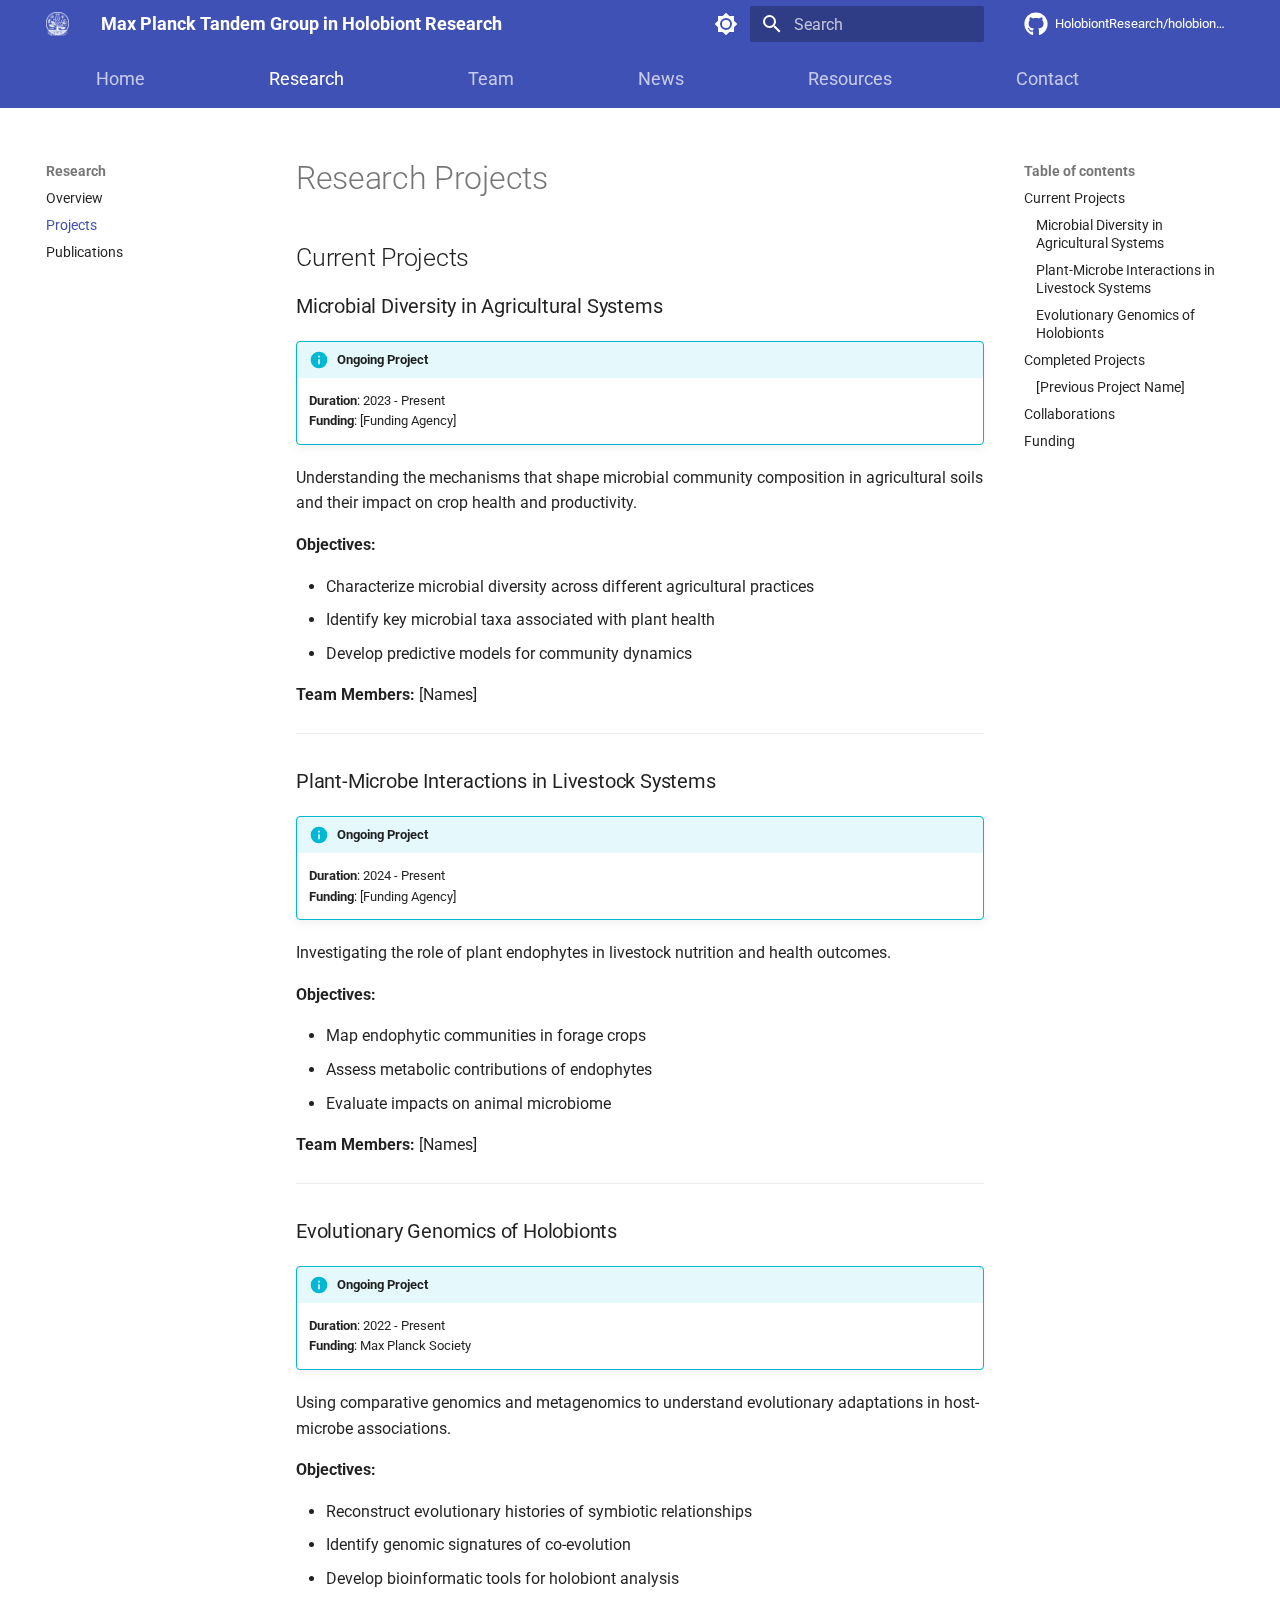
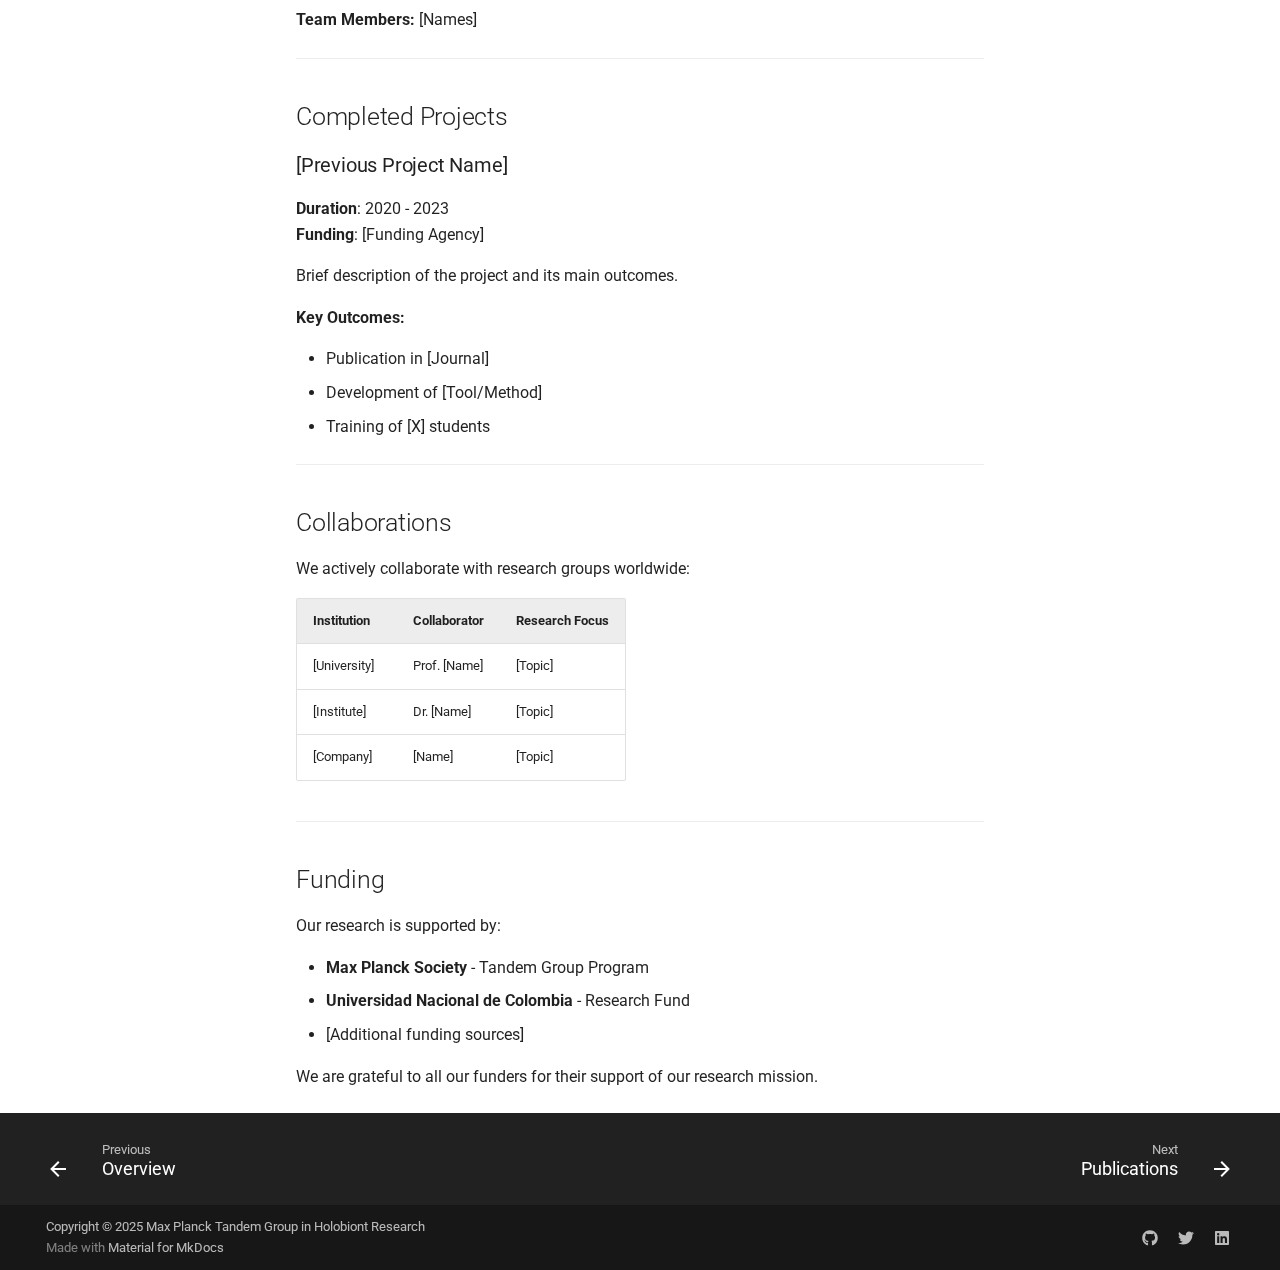
<file: research/projects/index.html>
<!doctype html>
<html lang="en" class="no-js">
  <head>
    
      <meta charset="utf-8">
      <meta name="viewport" content="width=device-width,initial-scale=1">
      
        <meta name="description" content="Research group focused understanding the mechanisms that determine the diversity patterns of microbial communities of agricultural and livestock systems.">
      
      
        <meta name="author" content="Alejandro Caro-Quintero PhD">
      
      
        <link rel="canonical" href="https://holobionts.xyz/research/projects/">
      
      
        <link rel="prev" href="../">
      
      
        <link rel="next" href="../publications/">
      
      
        
      
      
      <link rel="icon" href="../../assets/holobionts_logo_minimal_white.webp">
      <meta name="generator" content="mkdocs-1.6.1, mkdocs-material-9.7.1">
    
    
      
        <title>Projects - Max Planck Tandem Group in Holobiont Research</title>
      
    
    
      <link rel="stylesheet" href="../../assets/stylesheets/main.484c7ddc.min.css">
      
        
        <link rel="stylesheet" href="../../assets/stylesheets/palette.ab4e12ef.min.css">
      
      


    
    
      
    
    
      
        
        
        <link rel="preconnect" href="https://fonts.gstatic.com" crossorigin>
        <link rel="stylesheet" href="https://fonts.googleapis.com/css?family=Roboto:300,300i,400,400i,700,700i%7CRoboto+Mono:400,400i,700,700i&display=fallback">
        <style>:root{--md-text-font:"Roboto";--md-code-font:"Roboto Mono"}</style>
      
    
    
      <link rel="stylesheet" href="../../stylesheets/extra.css">
    
    <script>__md_scope=new URL("../..",location),__md_hash=e=>[...e].reduce(((e,_)=>(e<<5)-e+_.charCodeAt(0)),0),__md_get=(e,_=localStorage,t=__md_scope)=>JSON.parse(_.getItem(t.pathname+"."+e)),__md_set=(e,_,t=localStorage,a=__md_scope)=>{try{t.setItem(a.pathname+"."+e,JSON.stringify(_))}catch(e){}}</script>
    
      
  


  
  

<script id="__analytics">function __md_analytics(){function e(){dataLayer.push(arguments)}window.dataLayer=window.dataLayer||[],e("js",new Date),e("config","G-XXXXXXXXXX"),document.addEventListener("DOMContentLoaded",(function(){document.forms.search&&document.forms.search.query.addEventListener("blur",(function(){this.value&&e("event","search",{search_term:this.value})}));document$.subscribe((function(){var t=document.forms.feedback;if(void 0!==t)for(var a of t.querySelectorAll("[type=submit]"))a.addEventListener("click",(function(a){a.preventDefault();var n=document.location.pathname,d=this.getAttribute("data-md-value");e("event","feedback",{page:n,data:d}),t.firstElementChild.disabled=!0;var r=t.querySelector(".md-feedback__note [data-md-value='"+d+"']");r&&(r.hidden=!1)})),t.hidden=!1})),location$.subscribe((function(t){e("config","G-XXXXXXXXXX",{page_path:t.pathname})}))}));var t=document.createElement("script");t.async=!0,t.src="https://www.googletagmanager.com/gtag/js?id=G-XXXXXXXXXX",document.getElementById("__analytics").insertAdjacentElement("afterEnd",t)}</script>
  
    <script>"undefined"!=typeof __md_analytics&&__md_analytics()</script>
  

    
    
  </head>
  
  
    
    
      
    
    
    
    
    <body dir="ltr" data-md-color-scheme="default" data-md-color-primary="indigo" data-md-color-accent="indigo">
  
    
    <input class="md-toggle" data-md-toggle="drawer" type="checkbox" id="__drawer" autocomplete="off">
    <input class="md-toggle" data-md-toggle="search" type="checkbox" id="__search" autocomplete="off">
    <label class="md-overlay" for="__drawer"></label>
    <div data-md-component="skip">
      
        
        <a href="#research-projects" class="md-skip">
          Skip to content
        </a>
      
    </div>
    <div data-md-component="announce">
      
    </div>
    
    
      

<header class="md-header" data-md-component="header">
  <nav class="md-header__inner md-grid" aria-label="Header">
    <a href="../.." title="Max Planck Tandem Group in Holobiont Research" class="md-header__button md-logo" aria-label="Max Planck Tandem Group in Holobiont Research" data-md-component="logo">
      
  <img src="../../assets/holobionts_logo_minimal_white.webp" alt="logo">

    </a>
    <label class="md-header__button md-icon" for="__drawer">
      
      <svg xmlns="http://www.w3.org/2000/svg" viewBox="0 0 24 24"><path d="M3 6h18v2H3zm0 5h18v2H3zm0 5h18v2H3z"/></svg>
    </label>
    <div class="md-header__title" data-md-component="header-title">
      <div class="md-header__ellipsis">
        <div class="md-header__topic">
          <span class="md-ellipsis">
            Max Planck Tandem Group in Holobiont Research
          </span>
        </div>
        <div class="md-header__topic" data-md-component="header-topic">
          <span class="md-ellipsis">
            
              Projects
            
          </span>
        </div>
      </div>
    </div>
    
      
        <form class="md-header__option" data-md-component="palette">
  
    
    
    
    <input class="md-option" data-md-color-media="(prefers-color-scheme: light)" data-md-color-scheme="default" data-md-color-primary="indigo" data-md-color-accent="indigo"  aria-label="Switch to dark mode"  type="radio" name="__palette" id="__palette_0">
    
      <label class="md-header__button md-icon" title="Switch to dark mode" for="__palette_1" hidden>
        <svg xmlns="http://www.w3.org/2000/svg" viewBox="0 0 24 24"><path d="M12 8a4 4 0 0 0-4 4 4 4 0 0 0 4 4 4 4 0 0 0 4-4 4 4 0 0 0-4-4m0 10a6 6 0 0 1-6-6 6 6 0 0 1 6-6 6 6 0 0 1 6 6 6 6 0 0 1-6 6m8-9.31V4h-4.69L12 .69 8.69 4H4v4.69L.69 12 4 15.31V20h4.69L12 23.31 15.31 20H20v-4.69L23.31 12z"/></svg>
      </label>
    
  
    
    
    
    <input class="md-option" data-md-color-media="(prefers-color-scheme: dark)" data-md-color-scheme="slate" data-md-color-primary="indigo" data-md-color-accent="indigo"  aria-label="Switch to light mode"  type="radio" name="__palette" id="__palette_1">
    
      <label class="md-header__button md-icon" title="Switch to light mode" for="__palette_0" hidden>
        <svg xmlns="http://www.w3.org/2000/svg" viewBox="0 0 24 24"><path d="M12 18c-.89 0-1.74-.2-2.5-.55C11.56 16.5 13 14.42 13 12s-1.44-4.5-3.5-5.45C10.26 6.2 11.11 6 12 6a6 6 0 0 1 6 6 6 6 0 0 1-6 6m8-9.31V4h-4.69L12 .69 8.69 4H4v4.69L.69 12 4 15.31V20h4.69L12 23.31 15.31 20H20v-4.69L23.31 12z"/></svg>
      </label>
    
  
</form>
      
    
    
      <script>var palette=__md_get("__palette");if(palette&&palette.color){if("(prefers-color-scheme)"===palette.color.media){var media=matchMedia("(prefers-color-scheme: light)"),input=document.querySelector(media.matches?"[data-md-color-media='(prefers-color-scheme: light)']":"[data-md-color-media='(prefers-color-scheme: dark)']");palette.color.media=input.getAttribute("data-md-color-media"),palette.color.scheme=input.getAttribute("data-md-color-scheme"),palette.color.primary=input.getAttribute("data-md-color-primary"),palette.color.accent=input.getAttribute("data-md-color-accent")}for(var[key,value]of Object.entries(palette.color))document.body.setAttribute("data-md-color-"+key,value)}</script>
    
    
    
      
      
        <label class="md-header__button md-icon" for="__search">
          
          <svg xmlns="http://www.w3.org/2000/svg" viewBox="0 0 24 24"><path d="M9.5 3A6.5 6.5 0 0 1 16 9.5c0 1.61-.59 3.09-1.56 4.23l.27.27h.79l5 5-1.5 1.5-5-5v-.79l-.27-.27A6.52 6.52 0 0 1 9.5 16 6.5 6.5 0 0 1 3 9.5 6.5 6.5 0 0 1 9.5 3m0 2C7 5 5 7 5 9.5S7 14 9.5 14 14 12 14 9.5 12 5 9.5 5"/></svg>
        </label>
        <div class="md-search" data-md-component="search" role="dialog">
  <label class="md-search__overlay" for="__search"></label>
  <div class="md-search__inner" role="search">
    <form class="md-search__form" name="search">
      <input type="text" class="md-search__input" name="query" aria-label="Search" placeholder="Search" autocapitalize="off" autocorrect="off" autocomplete="off" spellcheck="false" data-md-component="search-query" required>
      <label class="md-search__icon md-icon" for="__search">
        
        <svg xmlns="http://www.w3.org/2000/svg" viewBox="0 0 24 24"><path d="M9.5 3A6.5 6.5 0 0 1 16 9.5c0 1.61-.59 3.09-1.56 4.23l.27.27h.79l5 5-1.5 1.5-5-5v-.79l-.27-.27A6.52 6.52 0 0 1 9.5 16 6.5 6.5 0 0 1 3 9.5 6.5 6.5 0 0 1 9.5 3m0 2C7 5 5 7 5 9.5S7 14 9.5 14 14 12 14 9.5 12 5 9.5 5"/></svg>
        
        <svg xmlns="http://www.w3.org/2000/svg" viewBox="0 0 24 24"><path d="M20 11v2H8l5.5 5.5-1.42 1.42L4.16 12l7.92-7.92L13.5 5.5 8 11z"/></svg>
      </label>
      <nav class="md-search__options" aria-label="Search">
        
        <button type="reset" class="md-search__icon md-icon" title="Clear" aria-label="Clear" tabindex="-1">
          
          <svg xmlns="http://www.w3.org/2000/svg" viewBox="0 0 24 24"><path d="M19 6.41 17.59 5 12 10.59 6.41 5 5 6.41 10.59 12 5 17.59 6.41 19 12 13.41 17.59 19 19 17.59 13.41 12z"/></svg>
        </button>
      </nav>
      
        <div class="md-search__suggest" data-md-component="search-suggest"></div>
      
    </form>
    <div class="md-search__output">
      <div class="md-search__scrollwrap" tabindex="0" data-md-scrollfix>
        <div class="md-search-result" data-md-component="search-result">
          <div class="md-search-result__meta">
            Initializing search
          </div>
          <ol class="md-search-result__list" role="presentation"></ol>
        </div>
      </div>
    </div>
  </div>
</div>
      
    
    
      <div class="md-header__source">
        <a href="https://github.com/HolobiontResearch/holobionts-website" title="Go to repository" class="md-source" data-md-component="source">
  <div class="md-source__icon md-icon">
    
    <svg xmlns="http://www.w3.org/2000/svg" viewBox="0 0 512 512"><!--! Font Awesome Free 7.1.0 by @fontawesome - https://fontawesome.com License - https://fontawesome.com/license/free (Icons: CC BY 4.0, Fonts: SIL OFL 1.1, Code: MIT License) Copyright 2025 Fonticons, Inc.--><path d="M173.9 397.4c0 2-2.3 3.6-5.2 3.6-3.3.3-5.6-1.3-5.6-3.6 0-2 2.3-3.6 5.2-3.6 3-.3 5.6 1.3 5.6 3.6m-31.1-4.5c-.7 2 1.3 4.3 4.3 4.9 2.6 1 5.6 0 6.2-2s-1.3-4.3-4.3-5.2c-2.6-.7-5.5.3-6.2 2.3m44.2-1.7c-2.9.7-4.9 2.6-4.6 4.9.3 2 2.9 3.3 5.9 2.6 2.9-.7 4.9-2.6 4.6-4.6-.3-1.9-3-3.2-5.9-2.9M252.8 8C114.1 8 8 113.3 8 252c0 110.9 69.8 205.8 169.5 239.2 12.8 2.3 17.3-5.6 17.3-12.1 0-6.2-.3-40.4-.3-61.4 0 0-70 15-84.7-29.8 0 0-11.4-29.1-27.8-36.6 0 0-22.9-15.7 1.6-15.4 0 0 24.9 2 38.6 25.8 21.9 38.6 58.6 27.5 72.9 20.9 2.3-16 8.8-27.1 16-33.7-55.9-6.2-112.3-14.3-112.3-110.5 0-27.5 7.6-41.3 23.6-58.9-2.6-6.5-11.1-33.3 2.6-67.9 20.9-6.5 69 27 69 27 20-5.6 41.5-8.5 62.8-8.5s42.8 2.9 62.8 8.5c0 0 48.1-33.6 69-27 13.7 34.7 5.2 61.4 2.6 67.9 16 17.7 25.8 31.5 25.8 58.9 0 96.5-58.9 104.2-114.8 110.5 9.2 7.9 17 22.9 17 46.4 0 33.7-.3 75.4-.3 83.6 0 6.5 4.6 14.4 17.3 12.1C436.2 457.8 504 362.9 504 252 504 113.3 391.5 8 252.8 8M105.2 352.9c-1.3 1-1 3.3.7 5.2 1.6 1.6 3.9 2.3 5.2 1 1.3-1 1-3.3-.7-5.2-1.6-1.6-3.9-2.3-5.2-1m-10.8-8.1c-.7 1.3.3 2.9 2.3 3.9 1.6 1 3.6.7 4.3-.7.7-1.3-.3-2.9-2.3-3.9-2-.6-3.6-.3-4.3.7m32.4 35.6c-1.6 1.3-1 4.3 1.3 6.2 2.3 2.3 5.2 2.6 6.5 1 1.3-1.3.7-4.3-1.3-6.2-2.2-2.3-5.2-2.6-6.5-1m-11.4-14.7c-1.6 1-1.6 3.6 0 5.9s4.3 3.3 5.6 2.3c1.6-1.3 1.6-3.9 0-6.2-1.4-2.3-4-3.3-5.6-2"/></svg>
  </div>
  <div class="md-source__repository">
    HolobiontResearch/holobionts-website
  </div>
</a>
      </div>
    
  </nav>
  
</header>
    
    <div class="md-container" data-md-component="container">
      
      
        
          
            
<nav class="md-tabs" aria-label="Tabs" data-md-component="tabs">
  <div class="md-grid">
    <ul class="md-tabs__list">
      
        
  
  
  
  
    <li class="md-tabs__item">
      <a href="../.." class="md-tabs__link">
        
  
  
    
  
  Home

      </a>
    </li>
  

      
        
  
  
  
    
  
  
    
    
      <li class="md-tabs__item md-tabs__item--active">
        <a href="../" class="md-tabs__link">
          
  
  
  Research

        </a>
      </li>
    
  

      
        
  
  
  
  
    
    
      <li class="md-tabs__item">
        <a href="../../team/" class="md-tabs__link">
          
  
  
  Team

        </a>
      </li>
    
  

      
        
  
  
  
  
    <li class="md-tabs__item">
      <a href="../../news/" class="md-tabs__link">
        
  
  
    
  
  News

      </a>
    </li>
  

      
        
  
  
  
  
    
    
      <li class="md-tabs__item">
        <a href="../../resources/software/" class="md-tabs__link">
          
  
  
  Resources

        </a>
      </li>
    
  

      
        
  
  
  
  
    <li class="md-tabs__item">
      <a href="../../contact/" class="md-tabs__link">
        
  
  
    
  
  Contact

      </a>
    </li>
  

      
    </ul>
  </div>
</nav>
          
        
      
      <main class="md-main" data-md-component="main">
        <div class="md-main__inner md-grid">
          
            
              
              <div class="md-sidebar md-sidebar--primary" data-md-component="sidebar" data-md-type="navigation" >
                <div class="md-sidebar__scrollwrap">
                  <div class="md-sidebar__inner">
                    


  


<nav class="md-nav md-nav--primary md-nav--lifted" aria-label="Navigation" data-md-level="0">
  <label class="md-nav__title" for="__drawer">
    <a href="../.." title="Max Planck Tandem Group in Holobiont Research" class="md-nav__button md-logo" aria-label="Max Planck Tandem Group in Holobiont Research" data-md-component="logo">
      
  <img src="../../assets/holobionts_logo_minimal_white.webp" alt="logo">

    </a>
    Max Planck Tandem Group in Holobiont Research
  </label>
  
    <div class="md-nav__source">
      <a href="https://github.com/HolobiontResearch/holobionts-website" title="Go to repository" class="md-source" data-md-component="source">
  <div class="md-source__icon md-icon">
    
    <svg xmlns="http://www.w3.org/2000/svg" viewBox="0 0 512 512"><!--! Font Awesome Free 7.1.0 by @fontawesome - https://fontawesome.com License - https://fontawesome.com/license/free (Icons: CC BY 4.0, Fonts: SIL OFL 1.1, Code: MIT License) Copyright 2025 Fonticons, Inc.--><path d="M173.9 397.4c0 2-2.3 3.6-5.2 3.6-3.3.3-5.6-1.3-5.6-3.6 0-2 2.3-3.6 5.2-3.6 3-.3 5.6 1.3 5.6 3.6m-31.1-4.5c-.7 2 1.3 4.3 4.3 4.9 2.6 1 5.6 0 6.2-2s-1.3-4.3-4.3-5.2c-2.6-.7-5.5.3-6.2 2.3m44.2-1.7c-2.9.7-4.9 2.6-4.6 4.9.3 2 2.9 3.3 5.9 2.6 2.9-.7 4.9-2.6 4.6-4.6-.3-1.9-3-3.2-5.9-2.9M252.8 8C114.1 8 8 113.3 8 252c0 110.9 69.8 205.8 169.5 239.2 12.8 2.3 17.3-5.6 17.3-12.1 0-6.2-.3-40.4-.3-61.4 0 0-70 15-84.7-29.8 0 0-11.4-29.1-27.8-36.6 0 0-22.9-15.7 1.6-15.4 0 0 24.9 2 38.6 25.8 21.9 38.6 58.6 27.5 72.9 20.9 2.3-16 8.8-27.1 16-33.7-55.9-6.2-112.3-14.3-112.3-110.5 0-27.5 7.6-41.3 23.6-58.9-2.6-6.5-11.1-33.3 2.6-67.9 20.9-6.5 69 27 69 27 20-5.6 41.5-8.5 62.8-8.5s42.8 2.9 62.8 8.5c0 0 48.1-33.6 69-27 13.7 34.7 5.2 61.4 2.6 67.9 16 17.7 25.8 31.5 25.8 58.9 0 96.5-58.9 104.2-114.8 110.5 9.2 7.9 17 22.9 17 46.4 0 33.7-.3 75.4-.3 83.6 0 6.5 4.6 14.4 17.3 12.1C436.2 457.8 504 362.9 504 252 504 113.3 391.5 8 252.8 8M105.2 352.9c-1.3 1-1 3.3.7 5.2 1.6 1.6 3.9 2.3 5.2 1 1.3-1 1-3.3-.7-5.2-1.6-1.6-3.9-2.3-5.2-1m-10.8-8.1c-.7 1.3.3 2.9 2.3 3.9 1.6 1 3.6.7 4.3-.7.7-1.3-.3-2.9-2.3-3.9-2-.6-3.6-.3-4.3.7m32.4 35.6c-1.6 1.3-1 4.3 1.3 6.2 2.3 2.3 5.2 2.6 6.5 1 1.3-1.3.7-4.3-1.3-6.2-2.2-2.3-5.2-2.6-6.5-1m-11.4-14.7c-1.6 1-1.6 3.6 0 5.9s4.3 3.3 5.6 2.3c1.6-1.3 1.6-3.9 0-6.2-1.4-2.3-4-3.3-5.6-2"/></svg>
  </div>
  <div class="md-source__repository">
    HolobiontResearch/holobionts-website
  </div>
</a>
    </div>
  
  <ul class="md-nav__list" data-md-scrollfix>
    
      
      
  
  
  
  
    <li class="md-nav__item">
      <a href="../.." class="md-nav__link">
        
  
  
  <span class="md-ellipsis">
    
  
    Home
  

    
  </span>
  
  

      </a>
    </li>
  

    
      
      
  
  
    
  
  
  
    
    
    
    
      
        
        
      
      
        
      
    
    
    <li class="md-nav__item md-nav__item--active md-nav__item--section md-nav__item--nested">
      
        
        
        <input class="md-nav__toggle md-toggle " type="checkbox" id="__nav_2" checked>
        
          
          <label class="md-nav__link" for="__nav_2" id="__nav_2_label" tabindex="">
            
  
  
  <span class="md-ellipsis">
    
  
    Research
  

    
  </span>
  
  

            <span class="md-nav__icon md-icon"></span>
          </label>
        
        <nav class="md-nav" data-md-level="1" aria-labelledby="__nav_2_label" aria-expanded="true">
          <label class="md-nav__title" for="__nav_2">
            <span class="md-nav__icon md-icon"></span>
            
  
    Research
  

          </label>
          <ul class="md-nav__list" data-md-scrollfix>
            
              
                
  
  
  
  
    <li class="md-nav__item">
      <a href="../" class="md-nav__link">
        
  
  
  <span class="md-ellipsis">
    
  
    Overview
  

    
  </span>
  
  

      </a>
    </li>
  

              
            
              
                
  
  
    
  
  
  
    <li class="md-nav__item md-nav__item--active">
      
      <input class="md-nav__toggle md-toggle" type="checkbox" id="__toc">
      
      
        
      
      
        <label class="md-nav__link md-nav__link--active" for="__toc">
          
  
  
  <span class="md-ellipsis">
    
  
    Projects
  

    
  </span>
  
  

          <span class="md-nav__icon md-icon"></span>
        </label>
      
      <a href="./" class="md-nav__link md-nav__link--active">
        
  
  
  <span class="md-ellipsis">
    
  
    Projects
  

    
  </span>
  
  

      </a>
      
        

<nav class="md-nav md-nav--secondary" aria-label="Table of contents">
  
  
  
    
  
  
    <label class="md-nav__title" for="__toc">
      <span class="md-nav__icon md-icon"></span>
      Table of contents
    </label>
    <ul class="md-nav__list" data-md-component="toc" data-md-scrollfix>
      
        <li class="md-nav__item">
  <a href="#current-projects" class="md-nav__link">
    <span class="md-ellipsis">
      
        Current Projects
      
    </span>
  </a>
  
    <nav class="md-nav" aria-label="Current Projects">
      <ul class="md-nav__list">
        
          <li class="md-nav__item">
  <a href="#microbial-diversity-in-agricultural-systems" class="md-nav__link">
    <span class="md-ellipsis">
      
        Microbial Diversity in Agricultural Systems
      
    </span>
  </a>
  
</li>
        
          <li class="md-nav__item">
  <a href="#plant-microbe-interactions-in-livestock-systems" class="md-nav__link">
    <span class="md-ellipsis">
      
        Plant-Microbe Interactions in Livestock Systems
      
    </span>
  </a>
  
</li>
        
          <li class="md-nav__item">
  <a href="#evolutionary-genomics-of-holobionts" class="md-nav__link">
    <span class="md-ellipsis">
      
        Evolutionary Genomics of Holobionts
      
    </span>
  </a>
  
</li>
        
      </ul>
    </nav>
  
</li>
      
        <li class="md-nav__item">
  <a href="#completed-projects" class="md-nav__link">
    <span class="md-ellipsis">
      
        Completed Projects
      
    </span>
  </a>
  
    <nav class="md-nav" aria-label="Completed Projects">
      <ul class="md-nav__list">
        
          <li class="md-nav__item">
  <a href="#previous-project-name" class="md-nav__link">
    <span class="md-ellipsis">
      
        [Previous Project Name]
      
    </span>
  </a>
  
</li>
        
      </ul>
    </nav>
  
</li>
      
        <li class="md-nav__item">
  <a href="#collaborations" class="md-nav__link">
    <span class="md-ellipsis">
      
        Collaborations
      
    </span>
  </a>
  
</li>
      
        <li class="md-nav__item">
  <a href="#funding" class="md-nav__link">
    <span class="md-ellipsis">
      
        Funding
      
    </span>
  </a>
  
</li>
      
    </ul>
  
</nav>
      
    </li>
  

              
            
              
                
  
  
  
  
    <li class="md-nav__item">
      <a href="../publications/" class="md-nav__link">
        
  
  
  <span class="md-ellipsis">
    
  
    Publications
  

    
  </span>
  
  

      </a>
    </li>
  

              
            
          </ul>
        </nav>
      
    </li>
  

    
      
      
  
  
  
  
    
    
    
    
      
      
        
      
    
    
    <li class="md-nav__item md-nav__item--nested">
      
        
        
        <input class="md-nav__toggle md-toggle " type="checkbox" id="__nav_3" >
        
          
          <label class="md-nav__link" for="__nav_3" id="__nav_3_label" tabindex="0">
            
  
  
  <span class="md-ellipsis">
    
  
    Team
  

    
  </span>
  
  

            <span class="md-nav__icon md-icon"></span>
          </label>
        
        <nav class="md-nav" data-md-level="1" aria-labelledby="__nav_3_label" aria-expanded="false">
          <label class="md-nav__title" for="__nav_3">
            <span class="md-nav__icon md-icon"></span>
            
  
    Team
  

          </label>
          <ul class="md-nav__list" data-md-scrollfix>
            
              
                
  
  
  
  
    <li class="md-nav__item">
      <a href="../../team/" class="md-nav__link">
        
  
  
  <span class="md-ellipsis">
    
  
    Members
  

    
  </span>
  
  

      </a>
    </li>
  

              
            
              
                
  
  
  
  
    <li class="md-nav__item">
      <a href="../../team/alumni/" class="md-nav__link">
        
  
  
  <span class="md-ellipsis">
    
  
    Alumni
  

    
  </span>
  
  

      </a>
    </li>
  

              
            
              
                
  
  
  
  
    <li class="md-nav__item">
      <a href="../../team/join/" class="md-nav__link">
        
  
  
  <span class="md-ellipsis">
    
  
    Join Us
  

    
  </span>
  
  

      </a>
    </li>
  

              
            
          </ul>
        </nav>
      
    </li>
  

    
      
      
  
  
  
  
    <li class="md-nav__item">
      <a href="../../news/" class="md-nav__link">
        
  
  
  <span class="md-ellipsis">
    
  
    News
  

    
  </span>
  
  

      </a>
    </li>
  

    
      
      
  
  
  
  
    
    
    
    
      
      
        
      
    
    
    <li class="md-nav__item md-nav__item--nested">
      
        
        
        <input class="md-nav__toggle md-toggle " type="checkbox" id="__nav_5" >
        
          
          <label class="md-nav__link" for="__nav_5" id="__nav_5_label" tabindex="0">
            
  
  
  <span class="md-ellipsis">
    
  
    Resources
  

    
  </span>
  
  

            <span class="md-nav__icon md-icon"></span>
          </label>
        
        <nav class="md-nav" data-md-level="1" aria-labelledby="__nav_5_label" aria-expanded="false">
          <label class="md-nav__title" for="__nav_5">
            <span class="md-nav__icon md-icon"></span>
            
  
    Resources
  

          </label>
          <ul class="md-nav__list" data-md-scrollfix>
            
              
                
  
  
  
  
    <li class="md-nav__item">
      <a href="../../resources/software/" class="md-nav__link">
        
  
  
  <span class="md-ellipsis">
    
  
    Software
  

    
  </span>
  
  

      </a>
    </li>
  

              
            
              
                
  
  
  
  
    <li class="md-nav__item">
      <a href="../../resources/datasets/" class="md-nav__link">
        
  
  
  <span class="md-ellipsis">
    
  
    Datasets
  

    
  </span>
  
  

      </a>
    </li>
  

              
            
              
                
  
  
  
  
    <li class="md-nav__item">
      <a href="../../resources/teaching/" class="md-nav__link">
        
  
  
  <span class="md-ellipsis">
    
  
    Teaching
  

    
  </span>
  
  

      </a>
    </li>
  

              
            
          </ul>
        </nav>
      
    </li>
  

    
      
      
  
  
  
  
    <li class="md-nav__item">
      <a href="../../contact/" class="md-nav__link">
        
  
  
  <span class="md-ellipsis">
    
  
    Contact
  

    
  </span>
  
  

      </a>
    </li>
  

    
  </ul>
</nav>
                  </div>
                </div>
              </div>
            
            
              
              <div class="md-sidebar md-sidebar--secondary" data-md-component="sidebar" data-md-type="toc" >
                <div class="md-sidebar__scrollwrap">
                  <div class="md-sidebar__inner">
                    

<nav class="md-nav md-nav--secondary" aria-label="Table of contents">
  
  
  
    
  
  
    <label class="md-nav__title" for="__toc">
      <span class="md-nav__icon md-icon"></span>
      Table of contents
    </label>
    <ul class="md-nav__list" data-md-component="toc" data-md-scrollfix>
      
        <li class="md-nav__item">
  <a href="#current-projects" class="md-nav__link">
    <span class="md-ellipsis">
      
        Current Projects
      
    </span>
  </a>
  
    <nav class="md-nav" aria-label="Current Projects">
      <ul class="md-nav__list">
        
          <li class="md-nav__item">
  <a href="#microbial-diversity-in-agricultural-systems" class="md-nav__link">
    <span class="md-ellipsis">
      
        Microbial Diversity in Agricultural Systems
      
    </span>
  </a>
  
</li>
        
          <li class="md-nav__item">
  <a href="#plant-microbe-interactions-in-livestock-systems" class="md-nav__link">
    <span class="md-ellipsis">
      
        Plant-Microbe Interactions in Livestock Systems
      
    </span>
  </a>
  
</li>
        
          <li class="md-nav__item">
  <a href="#evolutionary-genomics-of-holobionts" class="md-nav__link">
    <span class="md-ellipsis">
      
        Evolutionary Genomics of Holobionts
      
    </span>
  </a>
  
</li>
        
      </ul>
    </nav>
  
</li>
      
        <li class="md-nav__item">
  <a href="#completed-projects" class="md-nav__link">
    <span class="md-ellipsis">
      
        Completed Projects
      
    </span>
  </a>
  
    <nav class="md-nav" aria-label="Completed Projects">
      <ul class="md-nav__list">
        
          <li class="md-nav__item">
  <a href="#previous-project-name" class="md-nav__link">
    <span class="md-ellipsis">
      
        [Previous Project Name]
      
    </span>
  </a>
  
</li>
        
      </ul>
    </nav>
  
</li>
      
        <li class="md-nav__item">
  <a href="#collaborations" class="md-nav__link">
    <span class="md-ellipsis">
      
        Collaborations
      
    </span>
  </a>
  
</li>
      
        <li class="md-nav__item">
  <a href="#funding" class="md-nav__link">
    <span class="md-ellipsis">
      
        Funding
      
    </span>
  </a>
  
</li>
      
    </ul>
  
</nav>
                  </div>
                </div>
              </div>
            
          
          
            <div class="md-content" data-md-component="content">
              
              <article class="md-content__inner md-typeset">
                
                  


  
  


<h1 id="research-projects">Research Projects</h1>
<h2 id="current-projects">Current Projects</h2>
<h3 id="microbial-diversity-in-agricultural-systems">Microbial Diversity in Agricultural Systems</h3>
<div class="admonition info">
<p class="admonition-title">Ongoing Project</p>
<p><strong>Duration</strong>: 2023 - Present<br />
<strong>Funding</strong>: [Funding Agency]</p>
</div>
<p>Understanding the mechanisms that shape microbial community composition in agricultural soils and their impact on crop health and productivity.</p>
<p><strong>Objectives:</strong></p>
<ul>
<li>Characterize microbial diversity across different agricultural practices</li>
<li>Identify key microbial taxa associated with plant health</li>
<li>Develop predictive models for community dynamics</li>
</ul>
<p><strong>Team Members:</strong> [Names]</p>
<hr />
<h3 id="plant-microbe-interactions-in-livestock-systems">Plant-Microbe Interactions in Livestock Systems</h3>
<div class="admonition info">
<p class="admonition-title">Ongoing Project</p>
<p><strong>Duration</strong>: 2024 - Present<br />
<strong>Funding</strong>: [Funding Agency]</p>
</div>
<p>Investigating the role of plant endophytes in livestock nutrition and health outcomes.</p>
<p><strong>Objectives:</strong></p>
<ul>
<li>Map endophytic communities in forage crops</li>
<li>Assess metabolic contributions of endophytes</li>
<li>Evaluate impacts on animal microbiome</li>
</ul>
<p><strong>Team Members:</strong> [Names]</p>
<hr />
<h3 id="evolutionary-genomics-of-holobionts">Evolutionary Genomics of Holobionts</h3>
<div class="admonition info">
<p class="admonition-title">Ongoing Project</p>
<p><strong>Duration</strong>: 2022 - Present<br />
<strong>Funding</strong>: Max Planck Society</p>
</div>
<p>Using comparative genomics and metagenomics to understand evolutionary adaptations in host-microbe associations.</p>
<p><strong>Objectives:</strong></p>
<ul>
<li>Reconstruct evolutionary histories of symbiotic relationships</li>
<li>Identify genomic signatures of co-evolution</li>
<li>Develop bioinformatic tools for holobiont analysis</li>
</ul>
<p><strong>Team Members:</strong> [Names]</p>
<hr />
<h2 id="completed-projects">Completed Projects</h2>
<h3 id="previous-project-name">[Previous Project Name]</h3>
<p><strong>Duration</strong>: 2020 - 2023<br />
<strong>Funding</strong>: [Funding Agency]</p>
<p>Brief description of the project and its main outcomes.</p>
<p><strong>Key Outcomes:</strong></p>
<ul>
<li>Publication in [Journal]</li>
<li>Development of [Tool/Method]</li>
<li>Training of [X] students</li>
</ul>
<hr />
<h2 id="collaborations">Collaborations</h2>
<p>We actively collaborate with research groups worldwide:</p>
<table>
<thead>
<tr>
<th>Institution</th>
<th>Collaborator</th>
<th>Research Focus</th>
</tr>
</thead>
<tbody>
<tr>
<td>[University]</td>
<td>Prof. [Name]</td>
<td>[Topic]</td>
</tr>
<tr>
<td>[Institute]</td>
<td>Dr. [Name]</td>
<td>[Topic]</td>
</tr>
<tr>
<td>[Company]</td>
<td>[Name]</td>
<td>[Topic]</td>
</tr>
</tbody>
</table>
<hr />
<h2 id="funding">Funding</h2>
<p>Our research is supported by:</p>
<ul>
<li><strong>Max Planck Society</strong> - Tandem Group Program</li>
<li><strong>Universidad Nacional de Colombia</strong> - Research Fund</li>
<li>[Additional funding sources]</li>
</ul>
<p>We are grateful to all our funders for their support of our research mission.</p>









  




                
              </article>
            </div>
          
          
  <script>var tabs=__md_get("__tabs");if(Array.isArray(tabs))e:for(var set of document.querySelectorAll(".tabbed-set")){var labels=set.querySelector(".tabbed-labels");for(var tab of tabs)for(var label of labels.getElementsByTagName("label"))if(label.innerText.trim()===tab){var input=document.getElementById(label.htmlFor);input.checked=!0;continue e}}</script>

<script>var target=document.getElementById(location.hash.slice(1));target&&target.name&&(target.checked=target.name.startsWith("__tabbed_"))</script>
        </div>
        
          <button type="button" class="md-top md-icon" data-md-component="top" hidden>
  
  <svg xmlns="http://www.w3.org/2000/svg" viewBox="0 0 24 24"><path d="M13 20h-2V8l-5.5 5.5-1.42-1.42L12 4.16l7.92 7.92-1.42 1.42L13 8z"/></svg>
  Back to top
</button>
        
      </main>
      
        <footer class="md-footer">
  
    
      
      <nav class="md-footer__inner md-grid" aria-label="Footer" >
        
          
          <a href="../" class="md-footer__link md-footer__link--prev" aria-label="Previous: Overview">
            <div class="md-footer__button md-icon">
              
              <svg xmlns="http://www.w3.org/2000/svg" viewBox="0 0 24 24"><path d="M20 11v2H8l5.5 5.5-1.42 1.42L4.16 12l7.92-7.92L13.5 5.5 8 11z"/></svg>
            </div>
            <div class="md-footer__title">
              <span class="md-footer__direction">
                Previous
              </span>
              <div class="md-ellipsis">
                Overview
              </div>
            </div>
          </a>
        
        
          
          <a href="../publications/" class="md-footer__link md-footer__link--next" aria-label="Next: Publications">
            <div class="md-footer__title">
              <span class="md-footer__direction">
                Next
              </span>
              <div class="md-ellipsis">
                Publications
              </div>
            </div>
            <div class="md-footer__button md-icon">
              
              <svg xmlns="http://www.w3.org/2000/svg" viewBox="0 0 24 24"><path d="M4 11v2h12l-5.5 5.5 1.42 1.42L19.84 12l-7.92-7.92L10.5 5.5 16 11z"/></svg>
            </div>
          </a>
        
      </nav>
    
  
  <div class="md-footer-meta md-typeset">
    <div class="md-footer-meta__inner md-grid">
      <div class="md-copyright">
  
    <div class="md-copyright__highlight">
      Copyright &copy; 2025 Max Planck Tandem Group in Holobiont Research
    </div>
  
  
    Made with
    <a href="https://squidfunk.github.io/mkdocs-material/" target="_blank" rel="noopener">
      Material for MkDocs
    </a>
  
</div>
      
        
<div class="md-social">
  
    
    
    
    
      
      
    
    <a href="https://github.com/yourgroup" target="_blank" rel="noopener" title="github.com" class="md-social__link">
      <svg xmlns="http://www.w3.org/2000/svg" viewBox="0 0 512 512"><!--! Font Awesome Free 7.1.0 by @fontawesome - https://fontawesome.com License - https://fontawesome.com/license/free (Icons: CC BY 4.0, Fonts: SIL OFL 1.1, Code: MIT License) Copyright 2025 Fonticons, Inc.--><path d="M173.9 397.4c0 2-2.3 3.6-5.2 3.6-3.3.3-5.6-1.3-5.6-3.6 0-2 2.3-3.6 5.2-3.6 3-.3 5.6 1.3 5.6 3.6m-31.1-4.5c-.7 2 1.3 4.3 4.3 4.9 2.6 1 5.6 0 6.2-2s-1.3-4.3-4.3-5.2c-2.6-.7-5.5.3-6.2 2.3m44.2-1.7c-2.9.7-4.9 2.6-4.6 4.9.3 2 2.9 3.3 5.9 2.6 2.9-.7 4.9-2.6 4.6-4.6-.3-1.9-3-3.2-5.9-2.9M252.8 8C114.1 8 8 113.3 8 252c0 110.9 69.8 205.8 169.5 239.2 12.8 2.3 17.3-5.6 17.3-12.1 0-6.2-.3-40.4-.3-61.4 0 0-70 15-84.7-29.8 0 0-11.4-29.1-27.8-36.6 0 0-22.9-15.7 1.6-15.4 0 0 24.9 2 38.6 25.8 21.9 38.6 58.6 27.5 72.9 20.9 2.3-16 8.8-27.1 16-33.7-55.9-6.2-112.3-14.3-112.3-110.5 0-27.5 7.6-41.3 23.6-58.9-2.6-6.5-11.1-33.3 2.6-67.9 20.9-6.5 69 27 69 27 20-5.6 41.5-8.5 62.8-8.5s42.8 2.9 62.8 8.5c0 0 48.1-33.6 69-27 13.7 34.7 5.2 61.4 2.6 67.9 16 17.7 25.8 31.5 25.8 58.9 0 96.5-58.9 104.2-114.8 110.5 9.2 7.9 17 22.9 17 46.4 0 33.7-.3 75.4-.3 83.6 0 6.5 4.6 14.4 17.3 12.1C436.2 457.8 504 362.9 504 252 504 113.3 391.5 8 252.8 8M105.2 352.9c-1.3 1-1 3.3.7 5.2 1.6 1.6 3.9 2.3 5.2 1 1.3-1 1-3.3-.7-5.2-1.6-1.6-3.9-2.3-5.2-1m-10.8-8.1c-.7 1.3.3 2.9 2.3 3.9 1.6 1 3.6.7 4.3-.7.7-1.3-.3-2.9-2.3-3.9-2-.6-3.6-.3-4.3.7m32.4 35.6c-1.6 1.3-1 4.3 1.3 6.2 2.3 2.3 5.2 2.6 6.5 1 1.3-1.3.7-4.3-1.3-6.2-2.2-2.3-5.2-2.6-6.5-1m-11.4-14.7c-1.6 1-1.6 3.6 0 5.9s4.3 3.3 5.6 2.3c1.6-1.3 1.6-3.9 0-6.2-1.4-2.3-4-3.3-5.6-2"/></svg>
    </a>
  
    
    
    
    
      
      
    
    <a href="https://twitter.com/yourgroup" target="_blank" rel="noopener" title="twitter.com" class="md-social__link">
      <svg xmlns="http://www.w3.org/2000/svg" viewBox="0 0 512 512"><!--! Font Awesome Free 7.1.0 by @fontawesome - https://fontawesome.com License - https://fontawesome.com/license/free (Icons: CC BY 4.0, Fonts: SIL OFL 1.1, Code: MIT License) Copyright 2025 Fonticons, Inc.--><path d="M459.4 151.7c.3 4.5.3 9.1.3 13.6 0 138.7-105.6 298.6-298.6 298.6-59.5 0-114.7-17.2-161.1-47.1 8.4 1 16.6 1.3 25.3 1.3 49.1 0 94.2-16.6 130.3-44.8-46.1-1-84.8-31.2-98.1-72.8 6.5 1 13 1.6 19.8 1.6 9.4 0 18.8-1.3 27.6-3.6-48.1-9.7-84.1-52-84.1-103v-1.3c14 7.8 30.2 12.7 47.4 13.3-28.3-18.8-46.8-51-46.8-87.4 0-19.5 5.2-37.4 14.3-53C87.4 130.8 165 172.4 252.1 176.9c-1.6-7.8-2.6-15.9-2.6-24C249.5 95.1 296.3 48 354.4 48c30.2 0 57.5 12.7 76.7 33.1 23.7-4.5 46.5-13.3 66.6-25.3-7.8 24.4-24.4 44.8-46.1 57.8 21.1-2.3 41.6-8.1 60.4-16.2-14.3 20.8-32.2 39.3-52.6 54.3"/></svg>
    </a>
  
    
    
    
    
      
      
    
    <a href="https://linkedin.com/in/yourgroup" target="_blank" rel="noopener" title="linkedin.com" class="md-social__link">
      <svg xmlns="http://www.w3.org/2000/svg" viewBox="0 0 448 512"><!--! Font Awesome Free 7.1.0 by @fontawesome - https://fontawesome.com License - https://fontawesome.com/license/free (Icons: CC BY 4.0, Fonts: SIL OFL 1.1, Code: MIT License) Copyright 2025 Fonticons, Inc.--><path d="M416 32H31.9C14.3 32 0 46.5 0 64.3v383.4C0 465.5 14.3 480 31.9 480H416c17.6 0 32-14.5 32-32.3V64.3c0-17.8-14.4-32.3-32-32.3M135.4 416H69V202.2h66.5V416zM102.2 96a38.5 38.5 0 1 1 0 77 38.5 38.5 0 1 1 0-77m282.1 320h-66.4V312c0-24.8-.5-56.7-34.5-56.7-34.6 0-39.9 27-39.9 54.9V416h-66.4V202.2h63.7v29.2h.9c8.9-16.8 30.6-34.5 62.9-34.5 67.2 0 79.7 44.3 79.7 101.9z"/></svg>
    </a>
  
</div>
      
    </div>
  </div>
</footer>
      
    </div>
    <div class="md-dialog" data-md-component="dialog">
      <div class="md-dialog__inner md-typeset"></div>
    </div>
    
    
    
      
      
      <script id="__config" type="application/json">{"annotate": null, "base": "../..", "features": ["navigation.tabs", "navigation.sections", "navigation.top", "navigation.footer", "search.suggest", "search.highlight", "content.tabs.link", "content.code.annotation", "content.code.copy"], "search": "../../assets/javascripts/workers/search.2c215733.min.js", "tags": null, "translations": {"clipboard.copied": "Copied to clipboard", "clipboard.copy": "Copy to clipboard", "search.result.more.one": "1 more on this page", "search.result.more.other": "# more on this page", "search.result.none": "No matching documents", "search.result.one": "1 matching document", "search.result.other": "# matching documents", "search.result.placeholder": "Type to start searching", "search.result.term.missing": "Missing", "select.version": "Select version"}, "version": null}</script>
    
    
      <script src="../../assets/javascripts/bundle.79ae519e.min.js"></script>
      
    
  </body>
</html>
</file>
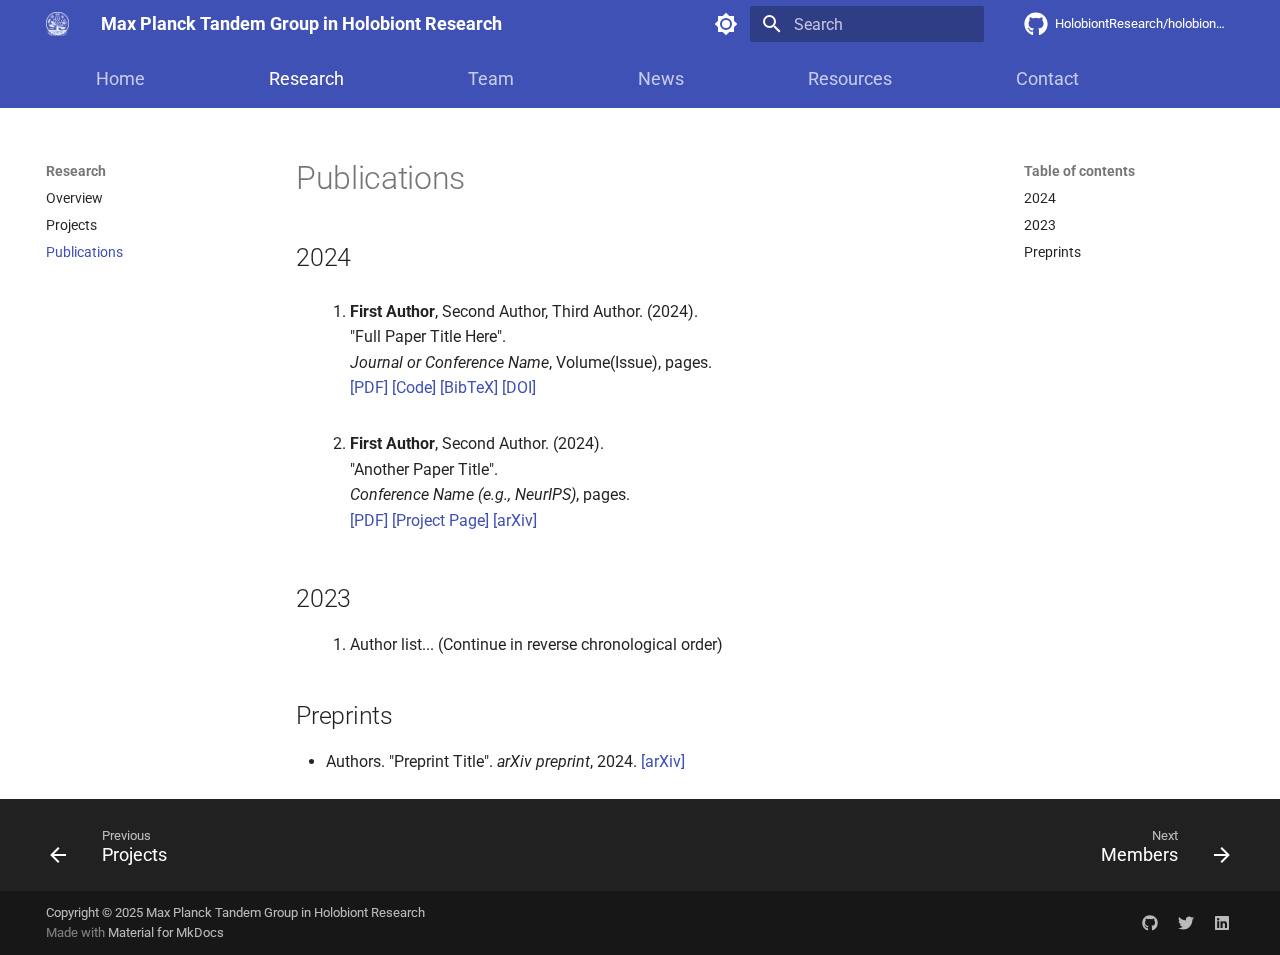
<file: research/publications/index.html>
<!doctype html>
<html lang="en" class="no-js">
  <head>
    
      <meta charset="utf-8">
      <meta name="viewport" content="width=device-width,initial-scale=1">
      
        <meta name="description" content="Research group focused understanding the mechanisms that determine the diversity patterns of microbial communities of agricultural and livestock systems.">
      
      
        <meta name="author" content="Alejandro Caro-Quintero PhD">
      
      
        <link rel="canonical" href="https://holobionts.xyz/research/publications/">
      
      
        <link rel="prev" href="../projects/">
      
      
        <link rel="next" href="../../team/">
      
      
        
      
      
      <link rel="icon" href="../../assets/holobionts_logo_minimal_white.webp">
      <meta name="generator" content="mkdocs-1.6.1, mkdocs-material-9.7.1">
    
    
      
        <title>Publications - Max Planck Tandem Group in Holobiont Research</title>
      
    
    
      <link rel="stylesheet" href="../../assets/stylesheets/main.484c7ddc.min.css">
      
        
        <link rel="stylesheet" href="../../assets/stylesheets/palette.ab4e12ef.min.css">
      
      


    
    
      
    
    
      
        
        
        <link rel="preconnect" href="https://fonts.gstatic.com" crossorigin>
        <link rel="stylesheet" href="https://fonts.googleapis.com/css?family=Roboto:300,300i,400,400i,700,700i%7CRoboto+Mono:400,400i,700,700i&display=fallback">
        <style>:root{--md-text-font:"Roboto";--md-code-font:"Roboto Mono"}</style>
      
    
    
      <link rel="stylesheet" href="../../stylesheets/extra.css">
    
    <script>__md_scope=new URL("../..",location),__md_hash=e=>[...e].reduce(((e,_)=>(e<<5)-e+_.charCodeAt(0)),0),__md_get=(e,_=localStorage,t=__md_scope)=>JSON.parse(_.getItem(t.pathname+"."+e)),__md_set=(e,_,t=localStorage,a=__md_scope)=>{try{t.setItem(a.pathname+"."+e,JSON.stringify(_))}catch(e){}}</script>
    
      
  


  
  

<script id="__analytics">function __md_analytics(){function e(){dataLayer.push(arguments)}window.dataLayer=window.dataLayer||[],e("js",new Date),e("config","G-XXXXXXXXXX"),document.addEventListener("DOMContentLoaded",(function(){document.forms.search&&document.forms.search.query.addEventListener("blur",(function(){this.value&&e("event","search",{search_term:this.value})}));document$.subscribe((function(){var t=document.forms.feedback;if(void 0!==t)for(var a of t.querySelectorAll("[type=submit]"))a.addEventListener("click",(function(a){a.preventDefault();var n=document.location.pathname,d=this.getAttribute("data-md-value");e("event","feedback",{page:n,data:d}),t.firstElementChild.disabled=!0;var r=t.querySelector(".md-feedback__note [data-md-value='"+d+"']");r&&(r.hidden=!1)})),t.hidden=!1})),location$.subscribe((function(t){e("config","G-XXXXXXXXXX",{page_path:t.pathname})}))}));var t=document.createElement("script");t.async=!0,t.src="https://www.googletagmanager.com/gtag/js?id=G-XXXXXXXXXX",document.getElementById("__analytics").insertAdjacentElement("afterEnd",t)}</script>
  
    <script>"undefined"!=typeof __md_analytics&&__md_analytics()</script>
  

    
    
  </head>
  
  
    
    
      
    
    
    
    
    <body dir="ltr" data-md-color-scheme="default" data-md-color-primary="indigo" data-md-color-accent="indigo">
  
    
    <input class="md-toggle" data-md-toggle="drawer" type="checkbox" id="__drawer" autocomplete="off">
    <input class="md-toggle" data-md-toggle="search" type="checkbox" id="__search" autocomplete="off">
    <label class="md-overlay" for="__drawer"></label>
    <div data-md-component="skip">
      
        
        <a href="#publications" class="md-skip">
          Skip to content
        </a>
      
    </div>
    <div data-md-component="announce">
      
    </div>
    
    
      

<header class="md-header" data-md-component="header">
  <nav class="md-header__inner md-grid" aria-label="Header">
    <a href="../.." title="Max Planck Tandem Group in Holobiont Research" class="md-header__button md-logo" aria-label="Max Planck Tandem Group in Holobiont Research" data-md-component="logo">
      
  <img src="../../assets/holobionts_logo_minimal_white.webp" alt="logo">

    </a>
    <label class="md-header__button md-icon" for="__drawer">
      
      <svg xmlns="http://www.w3.org/2000/svg" viewBox="0 0 24 24"><path d="M3 6h18v2H3zm0 5h18v2H3zm0 5h18v2H3z"/></svg>
    </label>
    <div class="md-header__title" data-md-component="header-title">
      <div class="md-header__ellipsis">
        <div class="md-header__topic">
          <span class="md-ellipsis">
            Max Planck Tandem Group in Holobiont Research
          </span>
        </div>
        <div class="md-header__topic" data-md-component="header-topic">
          <span class="md-ellipsis">
            
              Publications
            
          </span>
        </div>
      </div>
    </div>
    
      
        <form class="md-header__option" data-md-component="palette">
  
    
    
    
    <input class="md-option" data-md-color-media="(prefers-color-scheme: light)" data-md-color-scheme="default" data-md-color-primary="indigo" data-md-color-accent="indigo"  aria-label="Switch to dark mode"  type="radio" name="__palette" id="__palette_0">
    
      <label class="md-header__button md-icon" title="Switch to dark mode" for="__palette_1" hidden>
        <svg xmlns="http://www.w3.org/2000/svg" viewBox="0 0 24 24"><path d="M12 8a4 4 0 0 0-4 4 4 4 0 0 0 4 4 4 4 0 0 0 4-4 4 4 0 0 0-4-4m0 10a6 6 0 0 1-6-6 6 6 0 0 1 6-6 6 6 0 0 1 6 6 6 6 0 0 1-6 6m8-9.31V4h-4.69L12 .69 8.69 4H4v4.69L.69 12 4 15.31V20h4.69L12 23.31 15.31 20H20v-4.69L23.31 12z"/></svg>
      </label>
    
  
    
    
    
    <input class="md-option" data-md-color-media="(prefers-color-scheme: dark)" data-md-color-scheme="slate" data-md-color-primary="indigo" data-md-color-accent="indigo"  aria-label="Switch to light mode"  type="radio" name="__palette" id="__palette_1">
    
      <label class="md-header__button md-icon" title="Switch to light mode" for="__palette_0" hidden>
        <svg xmlns="http://www.w3.org/2000/svg" viewBox="0 0 24 24"><path d="M12 18c-.89 0-1.74-.2-2.5-.55C11.56 16.5 13 14.42 13 12s-1.44-4.5-3.5-5.45C10.26 6.2 11.11 6 12 6a6 6 0 0 1 6 6 6 6 0 0 1-6 6m8-9.31V4h-4.69L12 .69 8.69 4H4v4.69L.69 12 4 15.31V20h4.69L12 23.31 15.31 20H20v-4.69L23.31 12z"/></svg>
      </label>
    
  
</form>
      
    
    
      <script>var palette=__md_get("__palette");if(palette&&palette.color){if("(prefers-color-scheme)"===palette.color.media){var media=matchMedia("(prefers-color-scheme: light)"),input=document.querySelector(media.matches?"[data-md-color-media='(prefers-color-scheme: light)']":"[data-md-color-media='(prefers-color-scheme: dark)']");palette.color.media=input.getAttribute("data-md-color-media"),palette.color.scheme=input.getAttribute("data-md-color-scheme"),palette.color.primary=input.getAttribute("data-md-color-primary"),palette.color.accent=input.getAttribute("data-md-color-accent")}for(var[key,value]of Object.entries(palette.color))document.body.setAttribute("data-md-color-"+key,value)}</script>
    
    
    
      
      
        <label class="md-header__button md-icon" for="__search">
          
          <svg xmlns="http://www.w3.org/2000/svg" viewBox="0 0 24 24"><path d="M9.5 3A6.5 6.5 0 0 1 16 9.5c0 1.61-.59 3.09-1.56 4.23l.27.27h.79l5 5-1.5 1.5-5-5v-.79l-.27-.27A6.52 6.52 0 0 1 9.5 16 6.5 6.5 0 0 1 3 9.5 6.5 6.5 0 0 1 9.5 3m0 2C7 5 5 7 5 9.5S7 14 9.5 14 14 12 14 9.5 12 5 9.5 5"/></svg>
        </label>
        <div class="md-search" data-md-component="search" role="dialog">
  <label class="md-search__overlay" for="__search"></label>
  <div class="md-search__inner" role="search">
    <form class="md-search__form" name="search">
      <input type="text" class="md-search__input" name="query" aria-label="Search" placeholder="Search" autocapitalize="off" autocorrect="off" autocomplete="off" spellcheck="false" data-md-component="search-query" required>
      <label class="md-search__icon md-icon" for="__search">
        
        <svg xmlns="http://www.w3.org/2000/svg" viewBox="0 0 24 24"><path d="M9.5 3A6.5 6.5 0 0 1 16 9.5c0 1.61-.59 3.09-1.56 4.23l.27.27h.79l5 5-1.5 1.5-5-5v-.79l-.27-.27A6.52 6.52 0 0 1 9.5 16 6.5 6.5 0 0 1 3 9.5 6.5 6.5 0 0 1 9.5 3m0 2C7 5 5 7 5 9.5S7 14 9.5 14 14 12 14 9.5 12 5 9.5 5"/></svg>
        
        <svg xmlns="http://www.w3.org/2000/svg" viewBox="0 0 24 24"><path d="M20 11v2H8l5.5 5.5-1.42 1.42L4.16 12l7.92-7.92L13.5 5.5 8 11z"/></svg>
      </label>
      <nav class="md-search__options" aria-label="Search">
        
        <button type="reset" class="md-search__icon md-icon" title="Clear" aria-label="Clear" tabindex="-1">
          
          <svg xmlns="http://www.w3.org/2000/svg" viewBox="0 0 24 24"><path d="M19 6.41 17.59 5 12 10.59 6.41 5 5 6.41 10.59 12 5 17.59 6.41 19 12 13.41 17.59 19 19 17.59 13.41 12z"/></svg>
        </button>
      </nav>
      
        <div class="md-search__suggest" data-md-component="search-suggest"></div>
      
    </form>
    <div class="md-search__output">
      <div class="md-search__scrollwrap" tabindex="0" data-md-scrollfix>
        <div class="md-search-result" data-md-component="search-result">
          <div class="md-search-result__meta">
            Initializing search
          </div>
          <ol class="md-search-result__list" role="presentation"></ol>
        </div>
      </div>
    </div>
  </div>
</div>
      
    
    
      <div class="md-header__source">
        <a href="https://github.com/HolobiontResearch/holobionts-website" title="Go to repository" class="md-source" data-md-component="source">
  <div class="md-source__icon md-icon">
    
    <svg xmlns="http://www.w3.org/2000/svg" viewBox="0 0 512 512"><!--! Font Awesome Free 7.1.0 by @fontawesome - https://fontawesome.com License - https://fontawesome.com/license/free (Icons: CC BY 4.0, Fonts: SIL OFL 1.1, Code: MIT License) Copyright 2025 Fonticons, Inc.--><path d="M173.9 397.4c0 2-2.3 3.6-5.2 3.6-3.3.3-5.6-1.3-5.6-3.6 0-2 2.3-3.6 5.2-3.6 3-.3 5.6 1.3 5.6 3.6m-31.1-4.5c-.7 2 1.3 4.3 4.3 4.9 2.6 1 5.6 0 6.2-2s-1.3-4.3-4.3-5.2c-2.6-.7-5.5.3-6.2 2.3m44.2-1.7c-2.9.7-4.9 2.6-4.6 4.9.3 2 2.9 3.3 5.9 2.6 2.9-.7 4.9-2.6 4.6-4.6-.3-1.9-3-3.2-5.9-2.9M252.8 8C114.1 8 8 113.3 8 252c0 110.9 69.8 205.8 169.5 239.2 12.8 2.3 17.3-5.6 17.3-12.1 0-6.2-.3-40.4-.3-61.4 0 0-70 15-84.7-29.8 0 0-11.4-29.1-27.8-36.6 0 0-22.9-15.7 1.6-15.4 0 0 24.9 2 38.6 25.8 21.9 38.6 58.6 27.5 72.9 20.9 2.3-16 8.8-27.1 16-33.7-55.9-6.2-112.3-14.3-112.3-110.5 0-27.5 7.6-41.3 23.6-58.9-2.6-6.5-11.1-33.3 2.6-67.9 20.9-6.5 69 27 69 27 20-5.6 41.5-8.5 62.8-8.5s42.8 2.9 62.8 8.5c0 0 48.1-33.6 69-27 13.7 34.7 5.2 61.4 2.6 67.9 16 17.7 25.8 31.5 25.8 58.9 0 96.5-58.9 104.2-114.8 110.5 9.2 7.9 17 22.9 17 46.4 0 33.7-.3 75.4-.3 83.6 0 6.5 4.6 14.4 17.3 12.1C436.2 457.8 504 362.9 504 252 504 113.3 391.5 8 252.8 8M105.2 352.9c-1.3 1-1 3.3.7 5.2 1.6 1.6 3.9 2.3 5.2 1 1.3-1 1-3.3-.7-5.2-1.6-1.6-3.9-2.3-5.2-1m-10.8-8.1c-.7 1.3.3 2.9 2.3 3.9 1.6 1 3.6.7 4.3-.7.7-1.3-.3-2.9-2.3-3.9-2-.6-3.6-.3-4.3.7m32.4 35.6c-1.6 1.3-1 4.3 1.3 6.2 2.3 2.3 5.2 2.6 6.5 1 1.3-1.3.7-4.3-1.3-6.2-2.2-2.3-5.2-2.6-6.5-1m-11.4-14.7c-1.6 1-1.6 3.6 0 5.9s4.3 3.3 5.6 2.3c1.6-1.3 1.6-3.9 0-6.2-1.4-2.3-4-3.3-5.6-2"/></svg>
  </div>
  <div class="md-source__repository">
    HolobiontResearch/holobionts-website
  </div>
</a>
      </div>
    
  </nav>
  
</header>
    
    <div class="md-container" data-md-component="container">
      
      
        
          
            
<nav class="md-tabs" aria-label="Tabs" data-md-component="tabs">
  <div class="md-grid">
    <ul class="md-tabs__list">
      
        
  
  
  
  
    <li class="md-tabs__item">
      <a href="../.." class="md-tabs__link">
        
  
  
    
  
  Home

      </a>
    </li>
  

      
        
  
  
  
    
  
  
    
    
      <li class="md-tabs__item md-tabs__item--active">
        <a href="../" class="md-tabs__link">
          
  
  
  Research

        </a>
      </li>
    
  

      
        
  
  
  
  
    
    
      <li class="md-tabs__item">
        <a href="../../team/" class="md-tabs__link">
          
  
  
  Team

        </a>
      </li>
    
  

      
        
  
  
  
  
    <li class="md-tabs__item">
      <a href="../../news/" class="md-tabs__link">
        
  
  
    
  
  News

      </a>
    </li>
  

      
        
  
  
  
  
    
    
      <li class="md-tabs__item">
        <a href="../../resources/software/" class="md-tabs__link">
          
  
  
  Resources

        </a>
      </li>
    
  

      
        
  
  
  
  
    <li class="md-tabs__item">
      <a href="../../contact/" class="md-tabs__link">
        
  
  
    
  
  Contact

      </a>
    </li>
  

      
    </ul>
  </div>
</nav>
          
        
      
      <main class="md-main" data-md-component="main">
        <div class="md-main__inner md-grid">
          
            
              
              <div class="md-sidebar md-sidebar--primary" data-md-component="sidebar" data-md-type="navigation" >
                <div class="md-sidebar__scrollwrap">
                  <div class="md-sidebar__inner">
                    


  


<nav class="md-nav md-nav--primary md-nav--lifted" aria-label="Navigation" data-md-level="0">
  <label class="md-nav__title" for="__drawer">
    <a href="../.." title="Max Planck Tandem Group in Holobiont Research" class="md-nav__button md-logo" aria-label="Max Planck Tandem Group in Holobiont Research" data-md-component="logo">
      
  <img src="../../assets/holobionts_logo_minimal_white.webp" alt="logo">

    </a>
    Max Planck Tandem Group in Holobiont Research
  </label>
  
    <div class="md-nav__source">
      <a href="https://github.com/HolobiontResearch/holobionts-website" title="Go to repository" class="md-source" data-md-component="source">
  <div class="md-source__icon md-icon">
    
    <svg xmlns="http://www.w3.org/2000/svg" viewBox="0 0 512 512"><!--! Font Awesome Free 7.1.0 by @fontawesome - https://fontawesome.com License - https://fontawesome.com/license/free (Icons: CC BY 4.0, Fonts: SIL OFL 1.1, Code: MIT License) Copyright 2025 Fonticons, Inc.--><path d="M173.9 397.4c0 2-2.3 3.6-5.2 3.6-3.3.3-5.6-1.3-5.6-3.6 0-2 2.3-3.6 5.2-3.6 3-.3 5.6 1.3 5.6 3.6m-31.1-4.5c-.7 2 1.3 4.3 4.3 4.9 2.6 1 5.6 0 6.2-2s-1.3-4.3-4.3-5.2c-2.6-.7-5.5.3-6.2 2.3m44.2-1.7c-2.9.7-4.9 2.6-4.6 4.9.3 2 2.9 3.3 5.9 2.6 2.9-.7 4.9-2.6 4.6-4.6-.3-1.9-3-3.2-5.9-2.9M252.8 8C114.1 8 8 113.3 8 252c0 110.9 69.8 205.8 169.5 239.2 12.8 2.3 17.3-5.6 17.3-12.1 0-6.2-.3-40.4-.3-61.4 0 0-70 15-84.7-29.8 0 0-11.4-29.1-27.8-36.6 0 0-22.9-15.7 1.6-15.4 0 0 24.9 2 38.6 25.8 21.9 38.6 58.6 27.5 72.9 20.9 2.3-16 8.8-27.1 16-33.7-55.9-6.2-112.3-14.3-112.3-110.5 0-27.5 7.6-41.3 23.6-58.9-2.6-6.5-11.1-33.3 2.6-67.9 20.9-6.5 69 27 69 27 20-5.6 41.5-8.5 62.8-8.5s42.8 2.9 62.8 8.5c0 0 48.1-33.6 69-27 13.7 34.7 5.2 61.4 2.6 67.9 16 17.7 25.8 31.5 25.8 58.9 0 96.5-58.9 104.2-114.8 110.5 9.2 7.9 17 22.9 17 46.4 0 33.7-.3 75.4-.3 83.6 0 6.5 4.6 14.4 17.3 12.1C436.2 457.8 504 362.9 504 252 504 113.3 391.5 8 252.8 8M105.2 352.9c-1.3 1-1 3.3.7 5.2 1.6 1.6 3.9 2.3 5.2 1 1.3-1 1-3.3-.7-5.2-1.6-1.6-3.9-2.3-5.2-1m-10.8-8.1c-.7 1.3.3 2.9 2.3 3.9 1.6 1 3.6.7 4.3-.7.7-1.3-.3-2.9-2.3-3.9-2-.6-3.6-.3-4.3.7m32.4 35.6c-1.6 1.3-1 4.3 1.3 6.2 2.3 2.3 5.2 2.6 6.5 1 1.3-1.3.7-4.3-1.3-6.2-2.2-2.3-5.2-2.6-6.5-1m-11.4-14.7c-1.6 1-1.6 3.6 0 5.9s4.3 3.3 5.6 2.3c1.6-1.3 1.6-3.9 0-6.2-1.4-2.3-4-3.3-5.6-2"/></svg>
  </div>
  <div class="md-source__repository">
    HolobiontResearch/holobionts-website
  </div>
</a>
    </div>
  
  <ul class="md-nav__list" data-md-scrollfix>
    
      
      
  
  
  
  
    <li class="md-nav__item">
      <a href="../.." class="md-nav__link">
        
  
  
  <span class="md-ellipsis">
    
  
    Home
  

    
  </span>
  
  

      </a>
    </li>
  

    
      
      
  
  
    
  
  
  
    
    
    
    
      
        
        
      
      
        
      
    
    
    <li class="md-nav__item md-nav__item--active md-nav__item--section md-nav__item--nested">
      
        
        
        <input class="md-nav__toggle md-toggle " type="checkbox" id="__nav_2" checked>
        
          
          <label class="md-nav__link" for="__nav_2" id="__nav_2_label" tabindex="">
            
  
  
  <span class="md-ellipsis">
    
  
    Research
  

    
  </span>
  
  

            <span class="md-nav__icon md-icon"></span>
          </label>
        
        <nav class="md-nav" data-md-level="1" aria-labelledby="__nav_2_label" aria-expanded="true">
          <label class="md-nav__title" for="__nav_2">
            <span class="md-nav__icon md-icon"></span>
            
  
    Research
  

          </label>
          <ul class="md-nav__list" data-md-scrollfix>
            
              
                
  
  
  
  
    <li class="md-nav__item">
      <a href="../" class="md-nav__link">
        
  
  
  <span class="md-ellipsis">
    
  
    Overview
  

    
  </span>
  
  

      </a>
    </li>
  

              
            
              
                
  
  
  
  
    <li class="md-nav__item">
      <a href="../projects/" class="md-nav__link">
        
  
  
  <span class="md-ellipsis">
    
  
    Projects
  

    
  </span>
  
  

      </a>
    </li>
  

              
            
              
                
  
  
    
  
  
  
    <li class="md-nav__item md-nav__item--active">
      
      <input class="md-nav__toggle md-toggle" type="checkbox" id="__toc">
      
      
        
      
      
        <label class="md-nav__link md-nav__link--active" for="__toc">
          
  
  
  <span class="md-ellipsis">
    
  
    Publications
  

    
  </span>
  
  

          <span class="md-nav__icon md-icon"></span>
        </label>
      
      <a href="./" class="md-nav__link md-nav__link--active">
        
  
  
  <span class="md-ellipsis">
    
  
    Publications
  

    
  </span>
  
  

      </a>
      
        

<nav class="md-nav md-nav--secondary" aria-label="Table of contents">
  
  
  
    
  
  
    <label class="md-nav__title" for="__toc">
      <span class="md-nav__icon md-icon"></span>
      Table of contents
    </label>
    <ul class="md-nav__list" data-md-component="toc" data-md-scrollfix>
      
        <li class="md-nav__item">
  <a href="#2024" class="md-nav__link">
    <span class="md-ellipsis">
      
        2024
      
    </span>
  </a>
  
</li>
      
        <li class="md-nav__item">
  <a href="#2023" class="md-nav__link">
    <span class="md-ellipsis">
      
        2023
      
    </span>
  </a>
  
</li>
      
        <li class="md-nav__item">
  <a href="#preprints" class="md-nav__link">
    <span class="md-ellipsis">
      
        Preprints
      
    </span>
  </a>
  
</li>
      
    </ul>
  
</nav>
      
    </li>
  

              
            
          </ul>
        </nav>
      
    </li>
  

    
      
      
  
  
  
  
    
    
    
    
      
      
        
      
    
    
    <li class="md-nav__item md-nav__item--nested">
      
        
        
        <input class="md-nav__toggle md-toggle " type="checkbox" id="__nav_3" >
        
          
          <label class="md-nav__link" for="__nav_3" id="__nav_3_label" tabindex="0">
            
  
  
  <span class="md-ellipsis">
    
  
    Team
  

    
  </span>
  
  

            <span class="md-nav__icon md-icon"></span>
          </label>
        
        <nav class="md-nav" data-md-level="1" aria-labelledby="__nav_3_label" aria-expanded="false">
          <label class="md-nav__title" for="__nav_3">
            <span class="md-nav__icon md-icon"></span>
            
  
    Team
  

          </label>
          <ul class="md-nav__list" data-md-scrollfix>
            
              
                
  
  
  
  
    <li class="md-nav__item">
      <a href="../../team/" class="md-nav__link">
        
  
  
  <span class="md-ellipsis">
    
  
    Members
  

    
  </span>
  
  

      </a>
    </li>
  

              
            
              
                
  
  
  
  
    <li class="md-nav__item">
      <a href="../../team/alumni/" class="md-nav__link">
        
  
  
  <span class="md-ellipsis">
    
  
    Alumni
  

    
  </span>
  
  

      </a>
    </li>
  

              
            
              
                
  
  
  
  
    <li class="md-nav__item">
      <a href="../../team/join/" class="md-nav__link">
        
  
  
  <span class="md-ellipsis">
    
  
    Join Us
  

    
  </span>
  
  

      </a>
    </li>
  

              
            
          </ul>
        </nav>
      
    </li>
  

    
      
      
  
  
  
  
    <li class="md-nav__item">
      <a href="../../news/" class="md-nav__link">
        
  
  
  <span class="md-ellipsis">
    
  
    News
  

    
  </span>
  
  

      </a>
    </li>
  

    
      
      
  
  
  
  
    
    
    
    
      
      
        
      
    
    
    <li class="md-nav__item md-nav__item--nested">
      
        
        
        <input class="md-nav__toggle md-toggle " type="checkbox" id="__nav_5" >
        
          
          <label class="md-nav__link" for="__nav_5" id="__nav_5_label" tabindex="0">
            
  
  
  <span class="md-ellipsis">
    
  
    Resources
  

    
  </span>
  
  

            <span class="md-nav__icon md-icon"></span>
          </label>
        
        <nav class="md-nav" data-md-level="1" aria-labelledby="__nav_5_label" aria-expanded="false">
          <label class="md-nav__title" for="__nav_5">
            <span class="md-nav__icon md-icon"></span>
            
  
    Resources
  

          </label>
          <ul class="md-nav__list" data-md-scrollfix>
            
              
                
  
  
  
  
    <li class="md-nav__item">
      <a href="../../resources/software/" class="md-nav__link">
        
  
  
  <span class="md-ellipsis">
    
  
    Software
  

    
  </span>
  
  

      </a>
    </li>
  

              
            
              
                
  
  
  
  
    <li class="md-nav__item">
      <a href="../../resources/datasets/" class="md-nav__link">
        
  
  
  <span class="md-ellipsis">
    
  
    Datasets
  

    
  </span>
  
  

      </a>
    </li>
  

              
            
              
                
  
  
  
  
    <li class="md-nav__item">
      <a href="../../resources/teaching/" class="md-nav__link">
        
  
  
  <span class="md-ellipsis">
    
  
    Teaching
  

    
  </span>
  
  

      </a>
    </li>
  

              
            
          </ul>
        </nav>
      
    </li>
  

    
      
      
  
  
  
  
    <li class="md-nav__item">
      <a href="../../contact/" class="md-nav__link">
        
  
  
  <span class="md-ellipsis">
    
  
    Contact
  

    
  </span>
  
  

      </a>
    </li>
  

    
  </ul>
</nav>
                  </div>
                </div>
              </div>
            
            
              
              <div class="md-sidebar md-sidebar--secondary" data-md-component="sidebar" data-md-type="toc" >
                <div class="md-sidebar__scrollwrap">
                  <div class="md-sidebar__inner">
                    

<nav class="md-nav md-nav--secondary" aria-label="Table of contents">
  
  
  
    
  
  
    <label class="md-nav__title" for="__toc">
      <span class="md-nav__icon md-icon"></span>
      Table of contents
    </label>
    <ul class="md-nav__list" data-md-component="toc" data-md-scrollfix>
      
        <li class="md-nav__item">
  <a href="#2024" class="md-nav__link">
    <span class="md-ellipsis">
      
        2024
      
    </span>
  </a>
  
</li>
      
        <li class="md-nav__item">
  <a href="#2023" class="md-nav__link">
    <span class="md-ellipsis">
      
        2023
      
    </span>
  </a>
  
</li>
      
        <li class="md-nav__item">
  <a href="#preprints" class="md-nav__link">
    <span class="md-ellipsis">
      
        Preprints
      
    </span>
  </a>
  
</li>
      
    </ul>
  
</nav>
                  </div>
                </div>
              </div>
            
          
          
            <div class="md-content" data-md-component="content">
              
              <article class="md-content__inner md-typeset">
                
                  


  
  


<h1 id="publications">Publications</h1>
<h2 id="2024">2024</h2>
<ol>
<li>
<p><strong>First Author</strong>, Second Author, Third Author. (2024).<br />
   "Full Paper Title Here".<br />
<em>Journal or Conference Name</em>, Volume(Issue), pages.<br />
<a href="#">[PDF]</a> <a href="#">[Code]</a> <a href="#">[BibTeX]</a> <a href="#">[DOI]</a></p>
</li>
<li>
<p><strong>First Author</strong>, Second Author. (2024).<br />
   "Another Paper Title".<br />
<em>Conference Name (e.g., NeurIPS)</em>, pages.<br />
<a href="#">[PDF]</a> <a href="#">[Project Page]</a> <a href="#">[arXiv]</a></p>
</li>
</ol>
<h2 id="2023">2023</h2>
<ol>
<li>Author list...
   (Continue in reverse chronological order)</li>
</ol>
<h2 id="preprints">Preprints</h2>
<ul>
<li>Authors. "Preprint Title". <em>arXiv preprint</em>, 2024. <a href="#">[arXiv]</a></li>
</ul>









  




                
              </article>
            </div>
          
          
  <script>var tabs=__md_get("__tabs");if(Array.isArray(tabs))e:for(var set of document.querySelectorAll(".tabbed-set")){var labels=set.querySelector(".tabbed-labels");for(var tab of tabs)for(var label of labels.getElementsByTagName("label"))if(label.innerText.trim()===tab){var input=document.getElementById(label.htmlFor);input.checked=!0;continue e}}</script>

<script>var target=document.getElementById(location.hash.slice(1));target&&target.name&&(target.checked=target.name.startsWith("__tabbed_"))</script>
        </div>
        
          <button type="button" class="md-top md-icon" data-md-component="top" hidden>
  
  <svg xmlns="http://www.w3.org/2000/svg" viewBox="0 0 24 24"><path d="M13 20h-2V8l-5.5 5.5-1.42-1.42L12 4.16l7.92 7.92-1.42 1.42L13 8z"/></svg>
  Back to top
</button>
        
      </main>
      
        <footer class="md-footer">
  
    
      
      <nav class="md-footer__inner md-grid" aria-label="Footer" >
        
          
          <a href="../projects/" class="md-footer__link md-footer__link--prev" aria-label="Previous: Projects">
            <div class="md-footer__button md-icon">
              
              <svg xmlns="http://www.w3.org/2000/svg" viewBox="0 0 24 24"><path d="M20 11v2H8l5.5 5.5-1.42 1.42L4.16 12l7.92-7.92L13.5 5.5 8 11z"/></svg>
            </div>
            <div class="md-footer__title">
              <span class="md-footer__direction">
                Previous
              </span>
              <div class="md-ellipsis">
                Projects
              </div>
            </div>
          </a>
        
        
          
          <a href="../../team/" class="md-footer__link md-footer__link--next" aria-label="Next: Members">
            <div class="md-footer__title">
              <span class="md-footer__direction">
                Next
              </span>
              <div class="md-ellipsis">
                Members
              </div>
            </div>
            <div class="md-footer__button md-icon">
              
              <svg xmlns="http://www.w3.org/2000/svg" viewBox="0 0 24 24"><path d="M4 11v2h12l-5.5 5.5 1.42 1.42L19.84 12l-7.92-7.92L10.5 5.5 16 11z"/></svg>
            </div>
          </a>
        
      </nav>
    
  
  <div class="md-footer-meta md-typeset">
    <div class="md-footer-meta__inner md-grid">
      <div class="md-copyright">
  
    <div class="md-copyright__highlight">
      Copyright &copy; 2025 Max Planck Tandem Group in Holobiont Research
    </div>
  
  
    Made with
    <a href="https://squidfunk.github.io/mkdocs-material/" target="_blank" rel="noopener">
      Material for MkDocs
    </a>
  
</div>
      
        
<div class="md-social">
  
    
    
    
    
      
      
    
    <a href="https://github.com/yourgroup" target="_blank" rel="noopener" title="github.com" class="md-social__link">
      <svg xmlns="http://www.w3.org/2000/svg" viewBox="0 0 512 512"><!--! Font Awesome Free 7.1.0 by @fontawesome - https://fontawesome.com License - https://fontawesome.com/license/free (Icons: CC BY 4.0, Fonts: SIL OFL 1.1, Code: MIT License) Copyright 2025 Fonticons, Inc.--><path d="M173.9 397.4c0 2-2.3 3.6-5.2 3.6-3.3.3-5.6-1.3-5.6-3.6 0-2 2.3-3.6 5.2-3.6 3-.3 5.6 1.3 5.6 3.6m-31.1-4.5c-.7 2 1.3 4.3 4.3 4.9 2.6 1 5.6 0 6.2-2s-1.3-4.3-4.3-5.2c-2.6-.7-5.5.3-6.2 2.3m44.2-1.7c-2.9.7-4.9 2.6-4.6 4.9.3 2 2.9 3.3 5.9 2.6 2.9-.7 4.9-2.6 4.6-4.6-.3-1.9-3-3.2-5.9-2.9M252.8 8C114.1 8 8 113.3 8 252c0 110.9 69.8 205.8 169.5 239.2 12.8 2.3 17.3-5.6 17.3-12.1 0-6.2-.3-40.4-.3-61.4 0 0-70 15-84.7-29.8 0 0-11.4-29.1-27.8-36.6 0 0-22.9-15.7 1.6-15.4 0 0 24.9 2 38.6 25.8 21.9 38.6 58.6 27.5 72.9 20.9 2.3-16 8.8-27.1 16-33.7-55.9-6.2-112.3-14.3-112.3-110.5 0-27.5 7.6-41.3 23.6-58.9-2.6-6.5-11.1-33.3 2.6-67.9 20.9-6.5 69 27 69 27 20-5.6 41.5-8.5 62.8-8.5s42.8 2.9 62.8 8.5c0 0 48.1-33.6 69-27 13.7 34.7 5.2 61.4 2.6 67.9 16 17.7 25.8 31.5 25.8 58.9 0 96.5-58.9 104.2-114.8 110.5 9.2 7.9 17 22.9 17 46.4 0 33.7-.3 75.4-.3 83.6 0 6.5 4.6 14.4 17.3 12.1C436.2 457.8 504 362.9 504 252 504 113.3 391.5 8 252.8 8M105.2 352.9c-1.3 1-1 3.3.7 5.2 1.6 1.6 3.9 2.3 5.2 1 1.3-1 1-3.3-.7-5.2-1.6-1.6-3.9-2.3-5.2-1m-10.8-8.1c-.7 1.3.3 2.9 2.3 3.9 1.6 1 3.6.7 4.3-.7.7-1.3-.3-2.9-2.3-3.9-2-.6-3.6-.3-4.3.7m32.4 35.6c-1.6 1.3-1 4.3 1.3 6.2 2.3 2.3 5.2 2.6 6.5 1 1.3-1.3.7-4.3-1.3-6.2-2.2-2.3-5.2-2.6-6.5-1m-11.4-14.7c-1.6 1-1.6 3.6 0 5.9s4.3 3.3 5.6 2.3c1.6-1.3 1.6-3.9 0-6.2-1.4-2.3-4-3.3-5.6-2"/></svg>
    </a>
  
    
    
    
    
      
      
    
    <a href="https://twitter.com/yourgroup" target="_blank" rel="noopener" title="twitter.com" class="md-social__link">
      <svg xmlns="http://www.w3.org/2000/svg" viewBox="0 0 512 512"><!--! Font Awesome Free 7.1.0 by @fontawesome - https://fontawesome.com License - https://fontawesome.com/license/free (Icons: CC BY 4.0, Fonts: SIL OFL 1.1, Code: MIT License) Copyright 2025 Fonticons, Inc.--><path d="M459.4 151.7c.3 4.5.3 9.1.3 13.6 0 138.7-105.6 298.6-298.6 298.6-59.5 0-114.7-17.2-161.1-47.1 8.4 1 16.6 1.3 25.3 1.3 49.1 0 94.2-16.6 130.3-44.8-46.1-1-84.8-31.2-98.1-72.8 6.5 1 13 1.6 19.8 1.6 9.4 0 18.8-1.3 27.6-3.6-48.1-9.7-84.1-52-84.1-103v-1.3c14 7.8 30.2 12.7 47.4 13.3-28.3-18.8-46.8-51-46.8-87.4 0-19.5 5.2-37.4 14.3-53C87.4 130.8 165 172.4 252.1 176.9c-1.6-7.8-2.6-15.9-2.6-24C249.5 95.1 296.3 48 354.4 48c30.2 0 57.5 12.7 76.7 33.1 23.7-4.5 46.5-13.3 66.6-25.3-7.8 24.4-24.4 44.8-46.1 57.8 21.1-2.3 41.6-8.1 60.4-16.2-14.3 20.8-32.2 39.3-52.6 54.3"/></svg>
    </a>
  
    
    
    
    
      
      
    
    <a href="https://linkedin.com/in/yourgroup" target="_blank" rel="noopener" title="linkedin.com" class="md-social__link">
      <svg xmlns="http://www.w3.org/2000/svg" viewBox="0 0 448 512"><!--! Font Awesome Free 7.1.0 by @fontawesome - https://fontawesome.com License - https://fontawesome.com/license/free (Icons: CC BY 4.0, Fonts: SIL OFL 1.1, Code: MIT License) Copyright 2025 Fonticons, Inc.--><path d="M416 32H31.9C14.3 32 0 46.5 0 64.3v383.4C0 465.5 14.3 480 31.9 480H416c17.6 0 32-14.5 32-32.3V64.3c0-17.8-14.4-32.3-32-32.3M135.4 416H69V202.2h66.5V416zM102.2 96a38.5 38.5 0 1 1 0 77 38.5 38.5 0 1 1 0-77m282.1 320h-66.4V312c0-24.8-.5-56.7-34.5-56.7-34.6 0-39.9 27-39.9 54.9V416h-66.4V202.2h63.7v29.2h.9c8.9-16.8 30.6-34.5 62.9-34.5 67.2 0 79.7 44.3 79.7 101.9z"/></svg>
    </a>
  
</div>
      
    </div>
  </div>
</footer>
      
    </div>
    <div class="md-dialog" data-md-component="dialog">
      <div class="md-dialog__inner md-typeset"></div>
    </div>
    
    
    
      
      
      <script id="__config" type="application/json">{"annotate": null, "base": "../..", "features": ["navigation.tabs", "navigation.sections", "navigation.top", "navigation.footer", "search.suggest", "search.highlight", "content.tabs.link", "content.code.annotation", "content.code.copy"], "search": "../../assets/javascripts/workers/search.2c215733.min.js", "tags": null, "translations": {"clipboard.copied": "Copied to clipboard", "clipboard.copy": "Copy to clipboard", "search.result.more.one": "1 more on this page", "search.result.more.other": "# more on this page", "search.result.none": "No matching documents", "search.result.one": "1 matching document", "search.result.other": "# matching documents", "search.result.placeholder": "Type to start searching", "search.result.term.missing": "Missing", "select.version": "Select version"}, "version": null}</script>
    
    
      <script src="../../assets/javascripts/bundle.79ae519e.min.js"></script>
      
    
  </body>
</html>
</file>
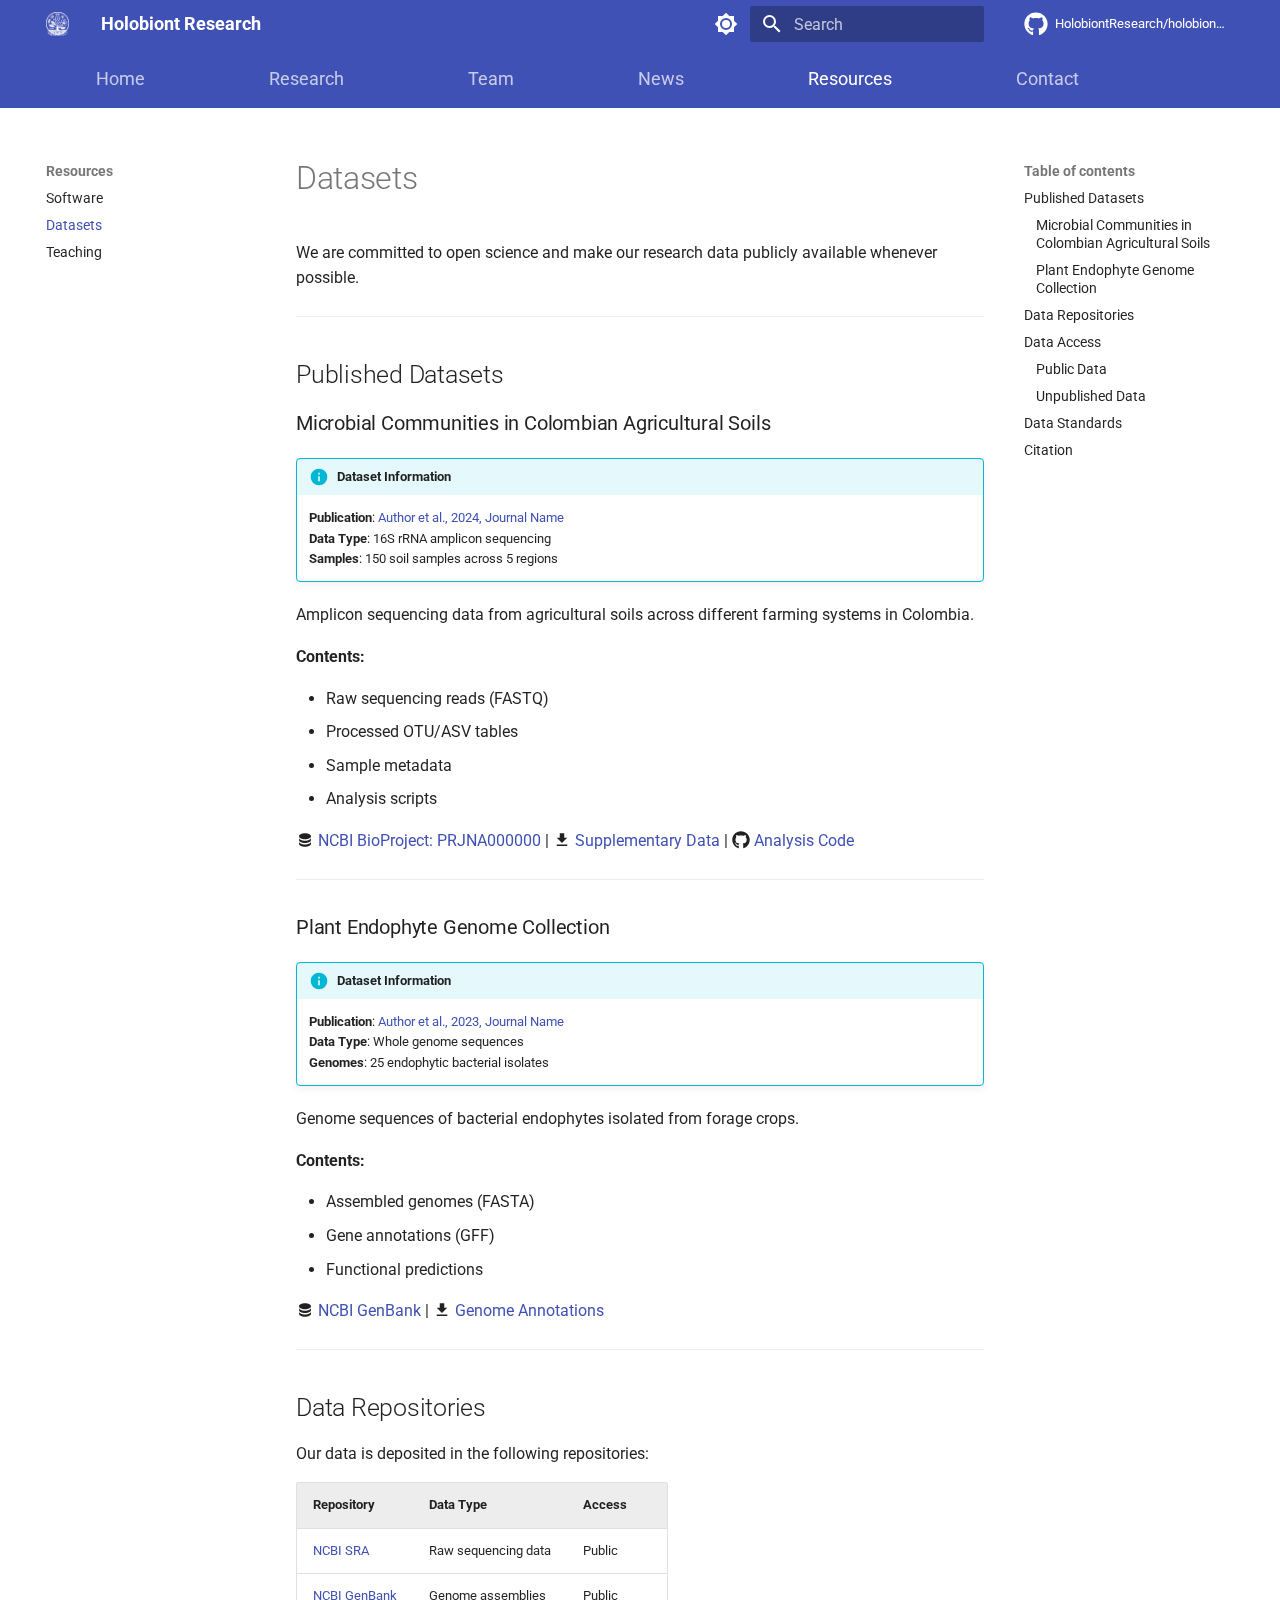
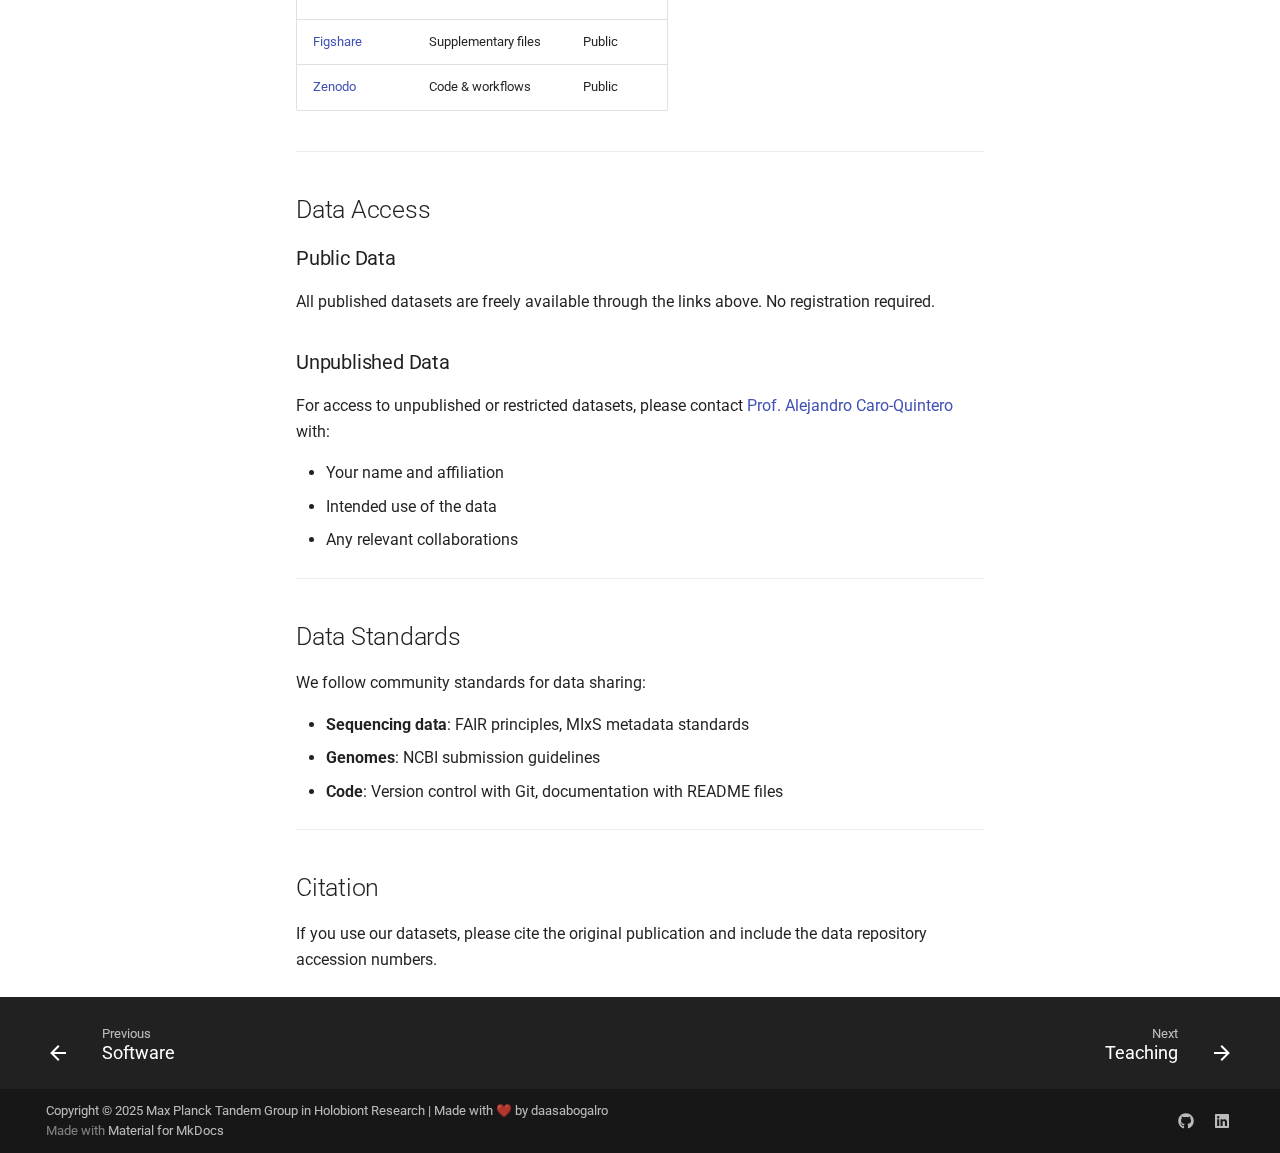
<file: resources/datasets/index.html>
<!doctype html>
<html lang="en" class="no-js">
  <head>
    
      <meta charset="utf-8">
      <meta name="viewport" content="width=device-width,initial-scale=1">
      
        <meta name="description" content="Research group focused understanding the mechanisms that determine the diversity patterns of microbial communities of agricultural and livestock systems.">
      
      
        <meta name="author" content="Daniel Antonio Sabogal">
      
      
        <link rel="canonical" href="https://holobionts.xyz/resources/datasets/">
      
      
        <link rel="prev" href="../software/">
      
      
        <link rel="next" href="../teaching/">
      
      
        
      
      
      <link rel="icon" href="../../assets/holobionts_logo_minimal_white.webp">
      <meta name="generator" content="mkdocs-1.6.1, mkdocs-material-9.7.1">
    
    
      
        <title>Datasets - Holobiont Research</title>
      
    
    
      <link rel="stylesheet" href="../../assets/stylesheets/main.484c7ddc.min.css">
      
        
        <link rel="stylesheet" href="../../assets/stylesheets/palette.ab4e12ef.min.css">
      
      


    
    
      
    
    
      
        
        
        <link rel="preconnect" href="https://fonts.gstatic.com" crossorigin>
        <link rel="stylesheet" href="https://fonts.googleapis.com/css?family=Roboto:300,300i,400,400i,700,700i%7CRoboto+Mono:400,400i,700,700i&display=fallback">
        <style>:root{--md-text-font:"Roboto";--md-code-font:"Roboto Mono"}</style>
      
    
    
      <link rel="stylesheet" href="../../stylesheets/extra.css">
    
    <script>__md_scope=new URL("../..",location),__md_hash=e=>[...e].reduce(((e,_)=>(e<<5)-e+_.charCodeAt(0)),0),__md_get=(e,_=localStorage,t=__md_scope)=>JSON.parse(_.getItem(t.pathname+"."+e)),__md_set=(e,_,t=localStorage,a=__md_scope)=>{try{t.setItem(a.pathname+"."+e,JSON.stringify(_))}catch(e){}}</script>
    
      
  


  
  

<script id="__analytics">function __md_analytics(){function e(){dataLayer.push(arguments)}window.dataLayer=window.dataLayer||[],e("js",new Date),e("config","G-XXXXXXXXXX"),document.addEventListener("DOMContentLoaded",(function(){document.forms.search&&document.forms.search.query.addEventListener("blur",(function(){this.value&&e("event","search",{search_term:this.value})}));document$.subscribe((function(){var t=document.forms.feedback;if(void 0!==t)for(var a of t.querySelectorAll("[type=submit]"))a.addEventListener("click",(function(a){a.preventDefault();var n=document.location.pathname,d=this.getAttribute("data-md-value");e("event","feedback",{page:n,data:d}),t.firstElementChild.disabled=!0;var r=t.querySelector(".md-feedback__note [data-md-value='"+d+"']");r&&(r.hidden=!1)})),t.hidden=!1})),location$.subscribe((function(t){e("config","G-XXXXXXXXXX",{page_path:t.pathname})}))}));var t=document.createElement("script");t.async=!0,t.src="https://www.googletagmanager.com/gtag/js?id=G-XXXXXXXXXX",document.getElementById("__analytics").insertAdjacentElement("afterEnd",t)}</script>
  
    <script>"undefined"!=typeof __md_analytics&&__md_analytics()</script>
  

    
    
  </head>
  
  
    
    
      
    
    
    
    
    <body dir="ltr" data-md-color-scheme="default" data-md-color-primary="indigo" data-md-color-accent="indigo">
  
    
    <input class="md-toggle" data-md-toggle="drawer" type="checkbox" id="__drawer" autocomplete="off">
    <input class="md-toggle" data-md-toggle="search" type="checkbox" id="__search" autocomplete="off">
    <label class="md-overlay" for="__drawer"></label>
    <div data-md-component="skip">
      
        
        <a href="#datasets" class="md-skip">
          Skip to content
        </a>
      
    </div>
    <div data-md-component="announce">
      
    </div>
    
    
      

<header class="md-header" data-md-component="header">
  <nav class="md-header__inner md-grid" aria-label="Header">
    <a href="../.." title="Holobiont Research" class="md-header__button md-logo" aria-label="Holobiont Research" data-md-component="logo">
      
  <img src="../../assets/holobionts_logo_minimal_white.webp" alt="logo">

    </a>
    <label class="md-header__button md-icon" for="__drawer">
      
      <svg xmlns="http://www.w3.org/2000/svg" viewBox="0 0 24 24"><path d="M3 6h18v2H3zm0 5h18v2H3zm0 5h18v2H3z"/></svg>
    </label>
    <div class="md-header__title" data-md-component="header-title">
      <div class="md-header__ellipsis">
        <div class="md-header__topic">
          <span class="md-ellipsis">
            Holobiont Research
          </span>
        </div>
        <div class="md-header__topic" data-md-component="header-topic">
          <span class="md-ellipsis">
            
              Datasets
            
          </span>
        </div>
      </div>
    </div>
    
      
        <form class="md-header__option" data-md-component="palette">
  
    
    
    
    <input class="md-option" data-md-color-media="(prefers-color-scheme: light)" data-md-color-scheme="default" data-md-color-primary="indigo" data-md-color-accent="indigo"  aria-label="Switch to dark mode"  type="radio" name="__palette" id="__palette_0">
    
      <label class="md-header__button md-icon" title="Switch to dark mode" for="__palette_1" hidden>
        <svg xmlns="http://www.w3.org/2000/svg" viewBox="0 0 24 24"><path d="M12 8a4 4 0 0 0-4 4 4 4 0 0 0 4 4 4 4 0 0 0 4-4 4 4 0 0 0-4-4m0 10a6 6 0 0 1-6-6 6 6 0 0 1 6-6 6 6 0 0 1 6 6 6 6 0 0 1-6 6m8-9.31V4h-4.69L12 .69 8.69 4H4v4.69L.69 12 4 15.31V20h4.69L12 23.31 15.31 20H20v-4.69L23.31 12z"/></svg>
      </label>
    
  
    
    
    
    <input class="md-option" data-md-color-media="(prefers-color-scheme: dark)" data-md-color-scheme="slate" data-md-color-primary="indigo" data-md-color-accent="indigo"  aria-label="Switch to light mode"  type="radio" name="__palette" id="__palette_1">
    
      <label class="md-header__button md-icon" title="Switch to light mode" for="__palette_0" hidden>
        <svg xmlns="http://www.w3.org/2000/svg" viewBox="0 0 24 24"><path d="M12 18c-.89 0-1.74-.2-2.5-.55C11.56 16.5 13 14.42 13 12s-1.44-4.5-3.5-5.45C10.26 6.2 11.11 6 12 6a6 6 0 0 1 6 6 6 6 0 0 1-6 6m8-9.31V4h-4.69L12 .69 8.69 4H4v4.69L.69 12 4 15.31V20h4.69L12 23.31 15.31 20H20v-4.69L23.31 12z"/></svg>
      </label>
    
  
</form>
      
    
    
      <script>var palette=__md_get("__palette");if(palette&&palette.color){if("(prefers-color-scheme)"===palette.color.media){var media=matchMedia("(prefers-color-scheme: light)"),input=document.querySelector(media.matches?"[data-md-color-media='(prefers-color-scheme: light)']":"[data-md-color-media='(prefers-color-scheme: dark)']");palette.color.media=input.getAttribute("data-md-color-media"),palette.color.scheme=input.getAttribute("data-md-color-scheme"),palette.color.primary=input.getAttribute("data-md-color-primary"),palette.color.accent=input.getAttribute("data-md-color-accent")}for(var[key,value]of Object.entries(palette.color))document.body.setAttribute("data-md-color-"+key,value)}</script>
    
    
    
      
      
        <label class="md-header__button md-icon" for="__search">
          
          <svg xmlns="http://www.w3.org/2000/svg" viewBox="0 0 24 24"><path d="M9.5 3A6.5 6.5 0 0 1 16 9.5c0 1.61-.59 3.09-1.56 4.23l.27.27h.79l5 5-1.5 1.5-5-5v-.79l-.27-.27A6.52 6.52 0 0 1 9.5 16 6.5 6.5 0 0 1 3 9.5 6.5 6.5 0 0 1 9.5 3m0 2C7 5 5 7 5 9.5S7 14 9.5 14 14 12 14 9.5 12 5 9.5 5"/></svg>
        </label>
        <div class="md-search" data-md-component="search" role="dialog">
  <label class="md-search__overlay" for="__search"></label>
  <div class="md-search__inner" role="search">
    <form class="md-search__form" name="search">
      <input type="text" class="md-search__input" name="query" aria-label="Search" placeholder="Search" autocapitalize="off" autocorrect="off" autocomplete="off" spellcheck="false" data-md-component="search-query" required>
      <label class="md-search__icon md-icon" for="__search">
        
        <svg xmlns="http://www.w3.org/2000/svg" viewBox="0 0 24 24"><path d="M9.5 3A6.5 6.5 0 0 1 16 9.5c0 1.61-.59 3.09-1.56 4.23l.27.27h.79l5 5-1.5 1.5-5-5v-.79l-.27-.27A6.52 6.52 0 0 1 9.5 16 6.5 6.5 0 0 1 3 9.5 6.5 6.5 0 0 1 9.5 3m0 2C7 5 5 7 5 9.5S7 14 9.5 14 14 12 14 9.5 12 5 9.5 5"/></svg>
        
        <svg xmlns="http://www.w3.org/2000/svg" viewBox="0 0 24 24"><path d="M20 11v2H8l5.5 5.5-1.42 1.42L4.16 12l7.92-7.92L13.5 5.5 8 11z"/></svg>
      </label>
      <nav class="md-search__options" aria-label="Search">
        
        <button type="reset" class="md-search__icon md-icon" title="Clear" aria-label="Clear" tabindex="-1">
          
          <svg xmlns="http://www.w3.org/2000/svg" viewBox="0 0 24 24"><path d="M19 6.41 17.59 5 12 10.59 6.41 5 5 6.41 10.59 12 5 17.59 6.41 19 12 13.41 17.59 19 19 17.59 13.41 12z"/></svg>
        </button>
      </nav>
      
        <div class="md-search__suggest" data-md-component="search-suggest"></div>
      
    </form>
    <div class="md-search__output">
      <div class="md-search__scrollwrap" tabindex="0" data-md-scrollfix>
        <div class="md-search-result" data-md-component="search-result">
          <div class="md-search-result__meta">
            Initializing search
          </div>
          <ol class="md-search-result__list" role="presentation"></ol>
        </div>
      </div>
    </div>
  </div>
</div>
      
    
    
      <div class="md-header__source">
        <a href="https://github.com/HolobiontResearch/holobionts-website" title="Go to repository" class="md-source" data-md-component="source">
  <div class="md-source__icon md-icon">
    
    <svg xmlns="http://www.w3.org/2000/svg" viewBox="0 0 512 512"><!--! Font Awesome Free 7.1.0 by @fontawesome - https://fontawesome.com License - https://fontawesome.com/license/free (Icons: CC BY 4.0, Fonts: SIL OFL 1.1, Code: MIT License) Copyright 2025 Fonticons, Inc.--><path d="M173.9 397.4c0 2-2.3 3.6-5.2 3.6-3.3.3-5.6-1.3-5.6-3.6 0-2 2.3-3.6 5.2-3.6 3-.3 5.6 1.3 5.6 3.6m-31.1-4.5c-.7 2 1.3 4.3 4.3 4.9 2.6 1 5.6 0 6.2-2s-1.3-4.3-4.3-5.2c-2.6-.7-5.5.3-6.2 2.3m44.2-1.7c-2.9.7-4.9 2.6-4.6 4.9.3 2 2.9 3.3 5.9 2.6 2.9-.7 4.9-2.6 4.6-4.6-.3-1.9-3-3.2-5.9-2.9M252.8 8C114.1 8 8 113.3 8 252c0 110.9 69.8 205.8 169.5 239.2 12.8 2.3 17.3-5.6 17.3-12.1 0-6.2-.3-40.4-.3-61.4 0 0-70 15-84.7-29.8 0 0-11.4-29.1-27.8-36.6 0 0-22.9-15.7 1.6-15.4 0 0 24.9 2 38.6 25.8 21.9 38.6 58.6 27.5 72.9 20.9 2.3-16 8.8-27.1 16-33.7-55.9-6.2-112.3-14.3-112.3-110.5 0-27.5 7.6-41.3 23.6-58.9-2.6-6.5-11.1-33.3 2.6-67.9 20.9-6.5 69 27 69 27 20-5.6 41.5-8.5 62.8-8.5s42.8 2.9 62.8 8.5c0 0 48.1-33.6 69-27 13.7 34.7 5.2 61.4 2.6 67.9 16 17.7 25.8 31.5 25.8 58.9 0 96.5-58.9 104.2-114.8 110.5 9.2 7.9 17 22.9 17 46.4 0 33.7-.3 75.4-.3 83.6 0 6.5 4.6 14.4 17.3 12.1C436.2 457.8 504 362.9 504 252 504 113.3 391.5 8 252.8 8M105.2 352.9c-1.3 1-1 3.3.7 5.2 1.6 1.6 3.9 2.3 5.2 1 1.3-1 1-3.3-.7-5.2-1.6-1.6-3.9-2.3-5.2-1m-10.8-8.1c-.7 1.3.3 2.9 2.3 3.9 1.6 1 3.6.7 4.3-.7.7-1.3-.3-2.9-2.3-3.9-2-.6-3.6-.3-4.3.7m32.4 35.6c-1.6 1.3-1 4.3 1.3 6.2 2.3 2.3 5.2 2.6 6.5 1 1.3-1.3.7-4.3-1.3-6.2-2.2-2.3-5.2-2.6-6.5-1m-11.4-14.7c-1.6 1-1.6 3.6 0 5.9s4.3 3.3 5.6 2.3c1.6-1.3 1.6-3.9 0-6.2-1.4-2.3-4-3.3-5.6-2"/></svg>
  </div>
  <div class="md-source__repository">
    HolobiontResearch/holobionts-website
  </div>
</a>
      </div>
    
  </nav>
  
</header>
    
    <div class="md-container" data-md-component="container">
      
      
        
          
            
<nav class="md-tabs" aria-label="Tabs" data-md-component="tabs">
  <div class="md-grid">
    <ul class="md-tabs__list">
      
        
  
  
  
  
    <li class="md-tabs__item">
      <a href="../.." class="md-tabs__link">
        
  
  
    
  
  Home

      </a>
    </li>
  

      
        
  
  
  
  
    
    
      <li class="md-tabs__item">
        <a href="../../research/" class="md-tabs__link">
          
  
  
  Research

        </a>
      </li>
    
  

      
        
  
  
  
  
    
    
      <li class="md-tabs__item">
        <a href="../../team/" class="md-tabs__link">
          
  
  
  Team

        </a>
      </li>
    
  

      
        
  
  
  
  
    <li class="md-tabs__item">
      <a href="../../news/" class="md-tabs__link">
        
  
  
    
  
  News

      </a>
    </li>
  

      
        
  
  
  
    
  
  
    
    
      <li class="md-tabs__item md-tabs__item--active">
        <a href="../software/" class="md-tabs__link">
          
  
  
  Resources

        </a>
      </li>
    
  

      
        
  
  
  
  
    <li class="md-tabs__item">
      <a href="../../contact/" class="md-tabs__link">
        
  
  
    
  
  Contact

      </a>
    </li>
  

      
    </ul>
  </div>
</nav>
          
        
      
      <main class="md-main" data-md-component="main">
        <div class="md-main__inner md-grid">
          
            
              
              <div class="md-sidebar md-sidebar--primary" data-md-component="sidebar" data-md-type="navigation" >
                <div class="md-sidebar__scrollwrap">
                  <div class="md-sidebar__inner">
                    


  


<nav class="md-nav md-nav--primary md-nav--lifted" aria-label="Navigation" data-md-level="0">
  <label class="md-nav__title" for="__drawer">
    <a href="../.." title="Holobiont Research" class="md-nav__button md-logo" aria-label="Holobiont Research" data-md-component="logo">
      
  <img src="../../assets/holobionts_logo_minimal_white.webp" alt="logo">

    </a>
    Holobiont Research
  </label>
  
    <div class="md-nav__source">
      <a href="https://github.com/HolobiontResearch/holobionts-website" title="Go to repository" class="md-source" data-md-component="source">
  <div class="md-source__icon md-icon">
    
    <svg xmlns="http://www.w3.org/2000/svg" viewBox="0 0 512 512"><!--! Font Awesome Free 7.1.0 by @fontawesome - https://fontawesome.com License - https://fontawesome.com/license/free (Icons: CC BY 4.0, Fonts: SIL OFL 1.1, Code: MIT License) Copyright 2025 Fonticons, Inc.--><path d="M173.9 397.4c0 2-2.3 3.6-5.2 3.6-3.3.3-5.6-1.3-5.6-3.6 0-2 2.3-3.6 5.2-3.6 3-.3 5.6 1.3 5.6 3.6m-31.1-4.5c-.7 2 1.3 4.3 4.3 4.9 2.6 1 5.6 0 6.2-2s-1.3-4.3-4.3-5.2c-2.6-.7-5.5.3-6.2 2.3m44.2-1.7c-2.9.7-4.9 2.6-4.6 4.9.3 2 2.9 3.3 5.9 2.6 2.9-.7 4.9-2.6 4.6-4.6-.3-1.9-3-3.2-5.9-2.9M252.8 8C114.1 8 8 113.3 8 252c0 110.9 69.8 205.8 169.5 239.2 12.8 2.3 17.3-5.6 17.3-12.1 0-6.2-.3-40.4-.3-61.4 0 0-70 15-84.7-29.8 0 0-11.4-29.1-27.8-36.6 0 0-22.9-15.7 1.6-15.4 0 0 24.9 2 38.6 25.8 21.9 38.6 58.6 27.5 72.9 20.9 2.3-16 8.8-27.1 16-33.7-55.9-6.2-112.3-14.3-112.3-110.5 0-27.5 7.6-41.3 23.6-58.9-2.6-6.5-11.1-33.3 2.6-67.9 20.9-6.5 69 27 69 27 20-5.6 41.5-8.5 62.8-8.5s42.8 2.9 62.8 8.5c0 0 48.1-33.6 69-27 13.7 34.7 5.2 61.4 2.6 67.9 16 17.7 25.8 31.5 25.8 58.9 0 96.5-58.9 104.2-114.8 110.5 9.2 7.9 17 22.9 17 46.4 0 33.7-.3 75.4-.3 83.6 0 6.5 4.6 14.4 17.3 12.1C436.2 457.8 504 362.9 504 252 504 113.3 391.5 8 252.8 8M105.2 352.9c-1.3 1-1 3.3.7 5.2 1.6 1.6 3.9 2.3 5.2 1 1.3-1 1-3.3-.7-5.2-1.6-1.6-3.9-2.3-5.2-1m-10.8-8.1c-.7 1.3.3 2.9 2.3 3.9 1.6 1 3.6.7 4.3-.7.7-1.3-.3-2.9-2.3-3.9-2-.6-3.6-.3-4.3.7m32.4 35.6c-1.6 1.3-1 4.3 1.3 6.2 2.3 2.3 5.2 2.6 6.5 1 1.3-1.3.7-4.3-1.3-6.2-2.2-2.3-5.2-2.6-6.5-1m-11.4-14.7c-1.6 1-1.6 3.6 0 5.9s4.3 3.3 5.6 2.3c1.6-1.3 1.6-3.9 0-6.2-1.4-2.3-4-3.3-5.6-2"/></svg>
  </div>
  <div class="md-source__repository">
    HolobiontResearch/holobionts-website
  </div>
</a>
    </div>
  
  <ul class="md-nav__list" data-md-scrollfix>
    
      
      
  
  
  
  
    <li class="md-nav__item">
      <a href="../.." class="md-nav__link">
        
  
  
  <span class="md-ellipsis">
    
  
    Home
  

    
  </span>
  
  

      </a>
    </li>
  

    
      
      
  
  
  
  
    
    
    
    
      
      
        
      
    
    
    <li class="md-nav__item md-nav__item--nested">
      
        
        
        <input class="md-nav__toggle md-toggle " type="checkbox" id="__nav_2" >
        
          
          <label class="md-nav__link" for="__nav_2" id="__nav_2_label" tabindex="0">
            
  
  
  <span class="md-ellipsis">
    
  
    Research
  

    
  </span>
  
  

            <span class="md-nav__icon md-icon"></span>
          </label>
        
        <nav class="md-nav" data-md-level="1" aria-labelledby="__nav_2_label" aria-expanded="false">
          <label class="md-nav__title" for="__nav_2">
            <span class="md-nav__icon md-icon"></span>
            
  
    Research
  

          </label>
          <ul class="md-nav__list" data-md-scrollfix>
            
              
                
  
  
  
  
    <li class="md-nav__item">
      <a href="../../research/" class="md-nav__link">
        
  
  
  <span class="md-ellipsis">
    
  
    Overview
  

    
  </span>
  
  

      </a>
    </li>
  

              
            
              
                
  
  
  
  
    <li class="md-nav__item">
      <a href="../../research/projects/" class="md-nav__link">
        
  
  
  <span class="md-ellipsis">
    
  
    Projects
  

    
  </span>
  
  

      </a>
    </li>
  

              
            
              
                
  
  
  
  
    <li class="md-nav__item">
      <a href="../../research/publications/" class="md-nav__link">
        
  
  
  <span class="md-ellipsis">
    
  
    Publications
  

    
  </span>
  
  

      </a>
    </li>
  

              
            
          </ul>
        </nav>
      
    </li>
  

    
      
      
  
  
  
  
    
    
    
    
      
      
        
      
    
    
    <li class="md-nav__item md-nav__item--nested">
      
        
        
        <input class="md-nav__toggle md-toggle " type="checkbox" id="__nav_3" >
        
          
          <label class="md-nav__link" for="__nav_3" id="__nav_3_label" tabindex="0">
            
  
  
  <span class="md-ellipsis">
    
  
    Team
  

    
  </span>
  
  

            <span class="md-nav__icon md-icon"></span>
          </label>
        
        <nav class="md-nav" data-md-level="1" aria-labelledby="__nav_3_label" aria-expanded="false">
          <label class="md-nav__title" for="__nav_3">
            <span class="md-nav__icon md-icon"></span>
            
  
    Team
  

          </label>
          <ul class="md-nav__list" data-md-scrollfix>
            
              
                
  
  
  
  
    <li class="md-nav__item">
      <a href="../../team/" class="md-nav__link">
        
  
  
  <span class="md-ellipsis">
    
  
    Members
  

    
  </span>
  
  

      </a>
    </li>
  

              
            
              
                
  
  
  
  
    <li class="md-nav__item">
      <a href="../../team/alumni/" class="md-nav__link">
        
  
  
  <span class="md-ellipsis">
    
  
    Alumni
  

    
  </span>
  
  

      </a>
    </li>
  

              
            
              
                
  
  
  
  
    <li class="md-nav__item">
      <a href="../../team/join/" class="md-nav__link">
        
  
  
  <span class="md-ellipsis">
    
  
    Join Us
  

    
  </span>
  
  

      </a>
    </li>
  

              
            
          </ul>
        </nav>
      
    </li>
  

    
      
      
  
  
  
  
    <li class="md-nav__item">
      <a href="../../news/" class="md-nav__link">
        
  
  
  <span class="md-ellipsis">
    
  
    News
  

    
  </span>
  
  

      </a>
    </li>
  

    
      
      
  
  
    
  
  
  
    
    
    
    
      
        
        
      
      
        
      
    
    
    <li class="md-nav__item md-nav__item--active md-nav__item--section md-nav__item--nested">
      
        
        
        <input class="md-nav__toggle md-toggle " type="checkbox" id="__nav_5" checked>
        
          
          <label class="md-nav__link" for="__nav_5" id="__nav_5_label" tabindex="">
            
  
  
  <span class="md-ellipsis">
    
  
    Resources
  

    
  </span>
  
  

            <span class="md-nav__icon md-icon"></span>
          </label>
        
        <nav class="md-nav" data-md-level="1" aria-labelledby="__nav_5_label" aria-expanded="true">
          <label class="md-nav__title" for="__nav_5">
            <span class="md-nav__icon md-icon"></span>
            
  
    Resources
  

          </label>
          <ul class="md-nav__list" data-md-scrollfix>
            
              
                
  
  
  
  
    <li class="md-nav__item">
      <a href="../software/" class="md-nav__link">
        
  
  
  <span class="md-ellipsis">
    
  
    Software
  

    
  </span>
  
  

      </a>
    </li>
  

              
            
              
                
  
  
    
  
  
  
    <li class="md-nav__item md-nav__item--active">
      
      <input class="md-nav__toggle md-toggle" type="checkbox" id="__toc">
      
      
        
      
      
        <label class="md-nav__link md-nav__link--active" for="__toc">
          
  
  
  <span class="md-ellipsis">
    
  
    Datasets
  

    
  </span>
  
  

          <span class="md-nav__icon md-icon"></span>
        </label>
      
      <a href="./" class="md-nav__link md-nav__link--active">
        
  
  
  <span class="md-ellipsis">
    
  
    Datasets
  

    
  </span>
  
  

      </a>
      
        

<nav class="md-nav md-nav--secondary" aria-label="Table of contents">
  
  
  
    
  
  
    <label class="md-nav__title" for="__toc">
      <span class="md-nav__icon md-icon"></span>
      Table of contents
    </label>
    <ul class="md-nav__list" data-md-component="toc" data-md-scrollfix>
      
        <li class="md-nav__item">
  <a href="#published-datasets" class="md-nav__link">
    <span class="md-ellipsis">
      
        Published Datasets
      
    </span>
  </a>
  
    <nav class="md-nav" aria-label="Published Datasets">
      <ul class="md-nav__list">
        
          <li class="md-nav__item">
  <a href="#microbial-communities-in-colombian-agricultural-soils" class="md-nav__link">
    <span class="md-ellipsis">
      
        Microbial Communities in Colombian Agricultural Soils
      
    </span>
  </a>
  
</li>
        
          <li class="md-nav__item">
  <a href="#plant-endophyte-genome-collection" class="md-nav__link">
    <span class="md-ellipsis">
      
        Plant Endophyte Genome Collection
      
    </span>
  </a>
  
</li>
        
      </ul>
    </nav>
  
</li>
      
        <li class="md-nav__item">
  <a href="#data-repositories" class="md-nav__link">
    <span class="md-ellipsis">
      
        Data Repositories
      
    </span>
  </a>
  
</li>
      
        <li class="md-nav__item">
  <a href="#data-access" class="md-nav__link">
    <span class="md-ellipsis">
      
        Data Access
      
    </span>
  </a>
  
    <nav class="md-nav" aria-label="Data Access">
      <ul class="md-nav__list">
        
          <li class="md-nav__item">
  <a href="#public-data" class="md-nav__link">
    <span class="md-ellipsis">
      
        Public Data
      
    </span>
  </a>
  
</li>
        
          <li class="md-nav__item">
  <a href="#unpublished-data" class="md-nav__link">
    <span class="md-ellipsis">
      
        Unpublished Data
      
    </span>
  </a>
  
</li>
        
      </ul>
    </nav>
  
</li>
      
        <li class="md-nav__item">
  <a href="#data-standards" class="md-nav__link">
    <span class="md-ellipsis">
      
        Data Standards
      
    </span>
  </a>
  
</li>
      
        <li class="md-nav__item">
  <a href="#citation" class="md-nav__link">
    <span class="md-ellipsis">
      
        Citation
      
    </span>
  </a>
  
</li>
      
    </ul>
  
</nav>
      
    </li>
  

              
            
              
                
  
  
  
  
    <li class="md-nav__item">
      <a href="../teaching/" class="md-nav__link">
        
  
  
  <span class="md-ellipsis">
    
  
    Teaching
  

    
  </span>
  
  

      </a>
    </li>
  

              
            
          </ul>
        </nav>
      
    </li>
  

    
      
      
  
  
  
  
    <li class="md-nav__item">
      <a href="../../contact/" class="md-nav__link">
        
  
  
  <span class="md-ellipsis">
    
  
    Contact
  

    
  </span>
  
  

      </a>
    </li>
  

    
  </ul>
</nav>
                  </div>
                </div>
              </div>
            
            
              
              <div class="md-sidebar md-sidebar--secondary" data-md-component="sidebar" data-md-type="toc" >
                <div class="md-sidebar__scrollwrap">
                  <div class="md-sidebar__inner">
                    

<nav class="md-nav md-nav--secondary" aria-label="Table of contents">
  
  
  
    
  
  
    <label class="md-nav__title" for="__toc">
      <span class="md-nav__icon md-icon"></span>
      Table of contents
    </label>
    <ul class="md-nav__list" data-md-component="toc" data-md-scrollfix>
      
        <li class="md-nav__item">
  <a href="#published-datasets" class="md-nav__link">
    <span class="md-ellipsis">
      
        Published Datasets
      
    </span>
  </a>
  
    <nav class="md-nav" aria-label="Published Datasets">
      <ul class="md-nav__list">
        
          <li class="md-nav__item">
  <a href="#microbial-communities-in-colombian-agricultural-soils" class="md-nav__link">
    <span class="md-ellipsis">
      
        Microbial Communities in Colombian Agricultural Soils
      
    </span>
  </a>
  
</li>
        
          <li class="md-nav__item">
  <a href="#plant-endophyte-genome-collection" class="md-nav__link">
    <span class="md-ellipsis">
      
        Plant Endophyte Genome Collection
      
    </span>
  </a>
  
</li>
        
      </ul>
    </nav>
  
</li>
      
        <li class="md-nav__item">
  <a href="#data-repositories" class="md-nav__link">
    <span class="md-ellipsis">
      
        Data Repositories
      
    </span>
  </a>
  
</li>
      
        <li class="md-nav__item">
  <a href="#data-access" class="md-nav__link">
    <span class="md-ellipsis">
      
        Data Access
      
    </span>
  </a>
  
    <nav class="md-nav" aria-label="Data Access">
      <ul class="md-nav__list">
        
          <li class="md-nav__item">
  <a href="#public-data" class="md-nav__link">
    <span class="md-ellipsis">
      
        Public Data
      
    </span>
  </a>
  
</li>
        
          <li class="md-nav__item">
  <a href="#unpublished-data" class="md-nav__link">
    <span class="md-ellipsis">
      
        Unpublished Data
      
    </span>
  </a>
  
</li>
        
      </ul>
    </nav>
  
</li>
      
        <li class="md-nav__item">
  <a href="#data-standards" class="md-nav__link">
    <span class="md-ellipsis">
      
        Data Standards
      
    </span>
  </a>
  
</li>
      
        <li class="md-nav__item">
  <a href="#citation" class="md-nav__link">
    <span class="md-ellipsis">
      
        Citation
      
    </span>
  </a>
  
</li>
      
    </ul>
  
</nav>
                  </div>
                </div>
              </div>
            
          
          
            <div class="md-content" data-md-component="content">
              
              <article class="md-content__inner md-typeset">
                
                  


  
  


<h1 id="datasets">Datasets</h1>
<p>We are committed to open science and make our research data publicly available whenever possible.</p>
<hr />
<h2 id="published-datasets">Published Datasets</h2>
<h3 id="microbial-communities-in-colombian-agricultural-soils">Microbial Communities in Colombian Agricultural Soils</h3>
<div class="admonition info">
<p class="admonition-title">Dataset Information</p>
<p><strong>Publication</strong>: <a href="#">Author et al., 2024, Journal Name</a><br />
<strong>Data Type</strong>: 16S rRNA amplicon sequencing<br />
<strong>Samples</strong>: 150 soil samples across 5 regions</p>
</div>
<p>Amplicon sequencing data from agricultural soils across different farming systems in Colombia.</p>
<p><strong>Contents:</strong></p>
<ul>
<li>Raw sequencing reads (FASTQ)</li>
<li>Processed OTU/ASV tables</li>
<li>Sample metadata</li>
<li>Analysis scripts</li>
</ul>
<p><span class="twemoji"><svg xmlns="http://www.w3.org/2000/svg" viewBox="0 0 24 24"><path d="M12 3C7.58 3 4 4.79 4 7s3.58 4 8 4 8-1.79 8-4-3.58-4-8-4M4 9v3c0 2.21 3.58 4 8 4s8-1.79 8-4V9c0 2.21-3.58 4-8 4s-8-1.79-8-4m0 5v3c0 2.21 3.58 4 8 4s8-1.79 8-4v-3c0 2.21-3.58 4-8 4s-8-1.79-8-4"/></svg></span> <a href="#">NCBI BioProject: PRJNA000000</a> | <span class="twemoji"><svg xmlns="http://www.w3.org/2000/svg" viewBox="0 0 24 24"><path d="M5 20h14v-2H5m14-9h-4V3H9v6H5l7 7z"/></svg></span> <a href="#">Supplementary Data</a> | <span class="twemoji"><svg xmlns="http://www.w3.org/2000/svg" viewBox="0 0 512 512"><!--! Font Awesome Free 7.1.0 by @fontawesome - https://fontawesome.com License - https://fontawesome.com/license/free (Icons: CC BY 4.0, Fonts: SIL OFL 1.1, Code: MIT License) Copyright 2025 Fonticons, Inc.--><path d="M173.9 397.4c0 2-2.3 3.6-5.2 3.6-3.3.3-5.6-1.3-5.6-3.6 0-2 2.3-3.6 5.2-3.6 3-.3 5.6 1.3 5.6 3.6m-31.1-4.5c-.7 2 1.3 4.3 4.3 4.9 2.6 1 5.6 0 6.2-2s-1.3-4.3-4.3-5.2c-2.6-.7-5.5.3-6.2 2.3m44.2-1.7c-2.9.7-4.9 2.6-4.6 4.9.3 2 2.9 3.3 5.9 2.6 2.9-.7 4.9-2.6 4.6-4.6-.3-1.9-3-3.2-5.9-2.9M252.8 8C114.1 8 8 113.3 8 252c0 110.9 69.8 205.8 169.5 239.2 12.8 2.3 17.3-5.6 17.3-12.1 0-6.2-.3-40.4-.3-61.4 0 0-70 15-84.7-29.8 0 0-11.4-29.1-27.8-36.6 0 0-22.9-15.7 1.6-15.4 0 0 24.9 2 38.6 25.8 21.9 38.6 58.6 27.5 72.9 20.9 2.3-16 8.8-27.1 16-33.7-55.9-6.2-112.3-14.3-112.3-110.5 0-27.5 7.6-41.3 23.6-58.9-2.6-6.5-11.1-33.3 2.6-67.9 20.9-6.5 69 27 69 27 20-5.6 41.5-8.5 62.8-8.5s42.8 2.9 62.8 8.5c0 0 48.1-33.6 69-27 13.7 34.7 5.2 61.4 2.6 67.9 16 17.7 25.8 31.5 25.8 58.9 0 96.5-58.9 104.2-114.8 110.5 9.2 7.9 17 22.9 17 46.4 0 33.7-.3 75.4-.3 83.6 0 6.5 4.6 14.4 17.3 12.1C436.2 457.8 504 362.9 504 252 504 113.3 391.5 8 252.8 8M105.2 352.9c-1.3 1-1 3.3.7 5.2 1.6 1.6 3.9 2.3 5.2 1 1.3-1 1-3.3-.7-5.2-1.6-1.6-3.9-2.3-5.2-1m-10.8-8.1c-.7 1.3.3 2.9 2.3 3.9 1.6 1 3.6.7 4.3-.7.7-1.3-.3-2.9-2.3-3.9-2-.6-3.6-.3-4.3.7m32.4 35.6c-1.6 1.3-1 4.3 1.3 6.2 2.3 2.3 5.2 2.6 6.5 1 1.3-1.3.7-4.3-1.3-6.2-2.2-2.3-5.2-2.6-6.5-1m-11.4-14.7c-1.6 1-1.6 3.6 0 5.9s4.3 3.3 5.6 2.3c1.6-1.3 1.6-3.9 0-6.2-1.4-2.3-4-3.3-5.6-2"/></svg></span> <a href="#">Analysis Code</a></p>
<hr />
<h3 id="plant-endophyte-genome-collection">Plant Endophyte Genome Collection</h3>
<div class="admonition info">
<p class="admonition-title">Dataset Information</p>
<p><strong>Publication</strong>: <a href="#">Author et al., 2023, Journal Name</a><br />
<strong>Data Type</strong>: Whole genome sequences<br />
<strong>Genomes</strong>: 25 endophytic bacterial isolates</p>
</div>
<p>Genome sequences of bacterial endophytes isolated from forage crops.</p>
<p><strong>Contents:</strong></p>
<ul>
<li>Assembled genomes (FASTA)</li>
<li>Gene annotations (GFF)</li>
<li>Functional predictions</li>
</ul>
<p><span class="twemoji"><svg xmlns="http://www.w3.org/2000/svg" viewBox="0 0 24 24"><path d="M12 3C7.58 3 4 4.79 4 7s3.58 4 8 4 8-1.79 8-4-3.58-4-8-4M4 9v3c0 2.21 3.58 4 8 4s8-1.79 8-4V9c0 2.21-3.58 4-8 4s-8-1.79-8-4m0 5v3c0 2.21 3.58 4 8 4s8-1.79 8-4v-3c0 2.21-3.58 4-8 4s-8-1.79-8-4"/></svg></span> <a href="#">NCBI GenBank</a> | <span class="twemoji"><svg xmlns="http://www.w3.org/2000/svg" viewBox="0 0 24 24"><path d="M5 20h14v-2H5m14-9h-4V3H9v6H5l7 7z"/></svg></span> <a href="#">Genome Annotations</a></p>
<hr />
<h2 id="data-repositories">Data Repositories</h2>
<p>Our data is deposited in the following repositories:</p>
<table>
<thead>
<tr>
<th>Repository</th>
<th>Data Type</th>
<th>Access</th>
</tr>
</thead>
<tbody>
<tr>
<td><a href="https://www.ncbi.nlm.nih.gov/sra">NCBI SRA</a></td>
<td>Raw sequencing data</td>
<td>Public</td>
</tr>
<tr>
<td><a href="https://www.ncbi.nlm.nih.gov/genbank/">NCBI GenBank</a></td>
<td>Genome assemblies</td>
<td>Public</td>
</tr>
<tr>
<td><a href="https://figshare.com">Figshare</a></td>
<td>Supplementary files</td>
<td>Public</td>
</tr>
<tr>
<td><a href="https://zenodo.org">Zenodo</a></td>
<td>Code &amp; workflows</td>
<td>Public</td>
</tr>
</tbody>
</table>
<hr />
<h2 id="data-access">Data Access</h2>
<h3 id="public-data">Public Data</h3>
<p>All published datasets are freely available through the links above. No registration required.</p>
<h3 id="unpublished-data">Unpublished Data</h3>
<p>For access to unpublished or restricted datasets, please contact <a href="mailto:acaroq@unal.edu.co">Prof. Alejandro Caro-Quintero</a> with:</p>
<ul>
<li>Your name and affiliation</li>
<li>Intended use of the data</li>
<li>Any relevant collaborations</li>
</ul>
<hr />
<h2 id="data-standards">Data Standards</h2>
<p>We follow community standards for data sharing:</p>
<ul>
<li><strong>Sequencing data</strong>: FAIR principles, MIxS metadata standards</li>
<li><strong>Genomes</strong>: NCBI submission guidelines</li>
<li><strong>Code</strong>: Version control with Git, documentation with README files</li>
</ul>
<hr />
<h2 id="citation">Citation</h2>
<p>If you use our datasets, please cite the original publication and include the data repository accession numbers.</p>









  




                
              </article>
            </div>
          
          
  <script>var tabs=__md_get("__tabs");if(Array.isArray(tabs))e:for(var set of document.querySelectorAll(".tabbed-set")){var labels=set.querySelector(".tabbed-labels");for(var tab of tabs)for(var label of labels.getElementsByTagName("label"))if(label.innerText.trim()===tab){var input=document.getElementById(label.htmlFor);input.checked=!0;continue e}}</script>

<script>var target=document.getElementById(location.hash.slice(1));target&&target.name&&(target.checked=target.name.startsWith("__tabbed_"))</script>
        </div>
        
          <button type="button" class="md-top md-icon" data-md-component="top" hidden>
  
  <svg xmlns="http://www.w3.org/2000/svg" viewBox="0 0 24 24"><path d="M13 20h-2V8l-5.5 5.5-1.42-1.42L12 4.16l7.92 7.92-1.42 1.42L13 8z"/></svg>
  Back to top
</button>
        
      </main>
      
        <footer class="md-footer">
  
    
      
      <nav class="md-footer__inner md-grid" aria-label="Footer" >
        
          
          <a href="../software/" class="md-footer__link md-footer__link--prev" aria-label="Previous: Software">
            <div class="md-footer__button md-icon">
              
              <svg xmlns="http://www.w3.org/2000/svg" viewBox="0 0 24 24"><path d="M20 11v2H8l5.5 5.5-1.42 1.42L4.16 12l7.92-7.92L13.5 5.5 8 11z"/></svg>
            </div>
            <div class="md-footer__title">
              <span class="md-footer__direction">
                Previous
              </span>
              <div class="md-ellipsis">
                Software
              </div>
            </div>
          </a>
        
        
          
          <a href="../teaching/" class="md-footer__link md-footer__link--next" aria-label="Next: Teaching">
            <div class="md-footer__title">
              <span class="md-footer__direction">
                Next
              </span>
              <div class="md-ellipsis">
                Teaching
              </div>
            </div>
            <div class="md-footer__button md-icon">
              
              <svg xmlns="http://www.w3.org/2000/svg" viewBox="0 0 24 24"><path d="M4 11v2h12l-5.5 5.5 1.42 1.42L19.84 12l-7.92-7.92L10.5 5.5 16 11z"/></svg>
            </div>
          </a>
        
      </nav>
    
  
  <div class="md-footer-meta md-typeset">
    <div class="md-footer-meta__inner md-grid">
      <div class="md-copyright">
  
    <div class="md-copyright__highlight">
      Copyright &copy; 2025 Max Planck Tandem Group in Holobiont Research | Made with ❤️ by <a href="https://linkedin.com/in/daasabogalro">daasabogalro</a>
    </div>
  
  
    Made with
    <a href="https://squidfunk.github.io/mkdocs-material/" target="_blank" rel="noopener">
      Material for MkDocs
    </a>
  
</div>
      
        
<div class="md-social">
  
    
    
    
    
      
      
    
    <a href="https://github.com/HolobiontResearch" target="_blank" rel="noopener" title="github.com" class="md-social__link">
      <svg xmlns="http://www.w3.org/2000/svg" viewBox="0 0 512 512"><!--! Font Awesome Free 7.1.0 by @fontawesome - https://fontawesome.com License - https://fontawesome.com/license/free (Icons: CC BY 4.0, Fonts: SIL OFL 1.1, Code: MIT License) Copyright 2025 Fonticons, Inc.--><path d="M173.9 397.4c0 2-2.3 3.6-5.2 3.6-3.3.3-5.6-1.3-5.6-3.6 0-2 2.3-3.6 5.2-3.6 3-.3 5.6 1.3 5.6 3.6m-31.1-4.5c-.7 2 1.3 4.3 4.3 4.9 2.6 1 5.6 0 6.2-2s-1.3-4.3-4.3-5.2c-2.6-.7-5.5.3-6.2 2.3m44.2-1.7c-2.9.7-4.9 2.6-4.6 4.9.3 2 2.9 3.3 5.9 2.6 2.9-.7 4.9-2.6 4.6-4.6-.3-1.9-3-3.2-5.9-2.9M252.8 8C114.1 8 8 113.3 8 252c0 110.9 69.8 205.8 169.5 239.2 12.8 2.3 17.3-5.6 17.3-12.1 0-6.2-.3-40.4-.3-61.4 0 0-70 15-84.7-29.8 0 0-11.4-29.1-27.8-36.6 0 0-22.9-15.7 1.6-15.4 0 0 24.9 2 38.6 25.8 21.9 38.6 58.6 27.5 72.9 20.9 2.3-16 8.8-27.1 16-33.7-55.9-6.2-112.3-14.3-112.3-110.5 0-27.5 7.6-41.3 23.6-58.9-2.6-6.5-11.1-33.3 2.6-67.9 20.9-6.5 69 27 69 27 20-5.6 41.5-8.5 62.8-8.5s42.8 2.9 62.8 8.5c0 0 48.1-33.6 69-27 13.7 34.7 5.2 61.4 2.6 67.9 16 17.7 25.8 31.5 25.8 58.9 0 96.5-58.9 104.2-114.8 110.5 9.2 7.9 17 22.9 17 46.4 0 33.7-.3 75.4-.3 83.6 0 6.5 4.6 14.4 17.3 12.1C436.2 457.8 504 362.9 504 252 504 113.3 391.5 8 252.8 8M105.2 352.9c-1.3 1-1 3.3.7 5.2 1.6 1.6 3.9 2.3 5.2 1 1.3-1 1-3.3-.7-5.2-1.6-1.6-3.9-2.3-5.2-1m-10.8-8.1c-.7 1.3.3 2.9 2.3 3.9 1.6 1 3.6.7 4.3-.7.7-1.3-.3-2.9-2.3-3.9-2-.6-3.6-.3-4.3.7m32.4 35.6c-1.6 1.3-1 4.3 1.3 6.2 2.3 2.3 5.2 2.6 6.5 1 1.3-1.3.7-4.3-1.3-6.2-2.2-2.3-5.2-2.6-6.5-1m-11.4-14.7c-1.6 1-1.6 3.6 0 5.9s4.3 3.3 5.6 2.3c1.6-1.3 1.6-3.9 0-6.2-1.4-2.3-4-3.3-5.6-2"/></svg>
    </a>
  
    
    
    
    
      
      
    
    <a href="https://linkedin.com/in/" target="_blank" rel="noopener" title="linkedin.com" class="md-social__link">
      <svg xmlns="http://www.w3.org/2000/svg" viewBox="0 0 448 512"><!--! Font Awesome Free 7.1.0 by @fontawesome - https://fontawesome.com License - https://fontawesome.com/license/free (Icons: CC BY 4.0, Fonts: SIL OFL 1.1, Code: MIT License) Copyright 2025 Fonticons, Inc.--><path d="M416 32H31.9C14.3 32 0 46.5 0 64.3v383.4C0 465.5 14.3 480 31.9 480H416c17.6 0 32-14.5 32-32.3V64.3c0-17.8-14.4-32.3-32-32.3M135.4 416H69V202.2h66.5V416zM102.2 96a38.5 38.5 0 1 1 0 77 38.5 38.5 0 1 1 0-77m282.1 320h-66.4V312c0-24.8-.5-56.7-34.5-56.7-34.6 0-39.9 27-39.9 54.9V416h-66.4V202.2h63.7v29.2h.9c8.9-16.8 30.6-34.5 62.9-34.5 67.2 0 79.7 44.3 79.7 101.9z"/></svg>
    </a>
  
</div>
      
    </div>
  </div>
</footer>
      
    </div>
    <div class="md-dialog" data-md-component="dialog">
      <div class="md-dialog__inner md-typeset"></div>
    </div>
    
    
    
      
      
      <script id="__config" type="application/json">{"annotate": null, "base": "../..", "features": ["navigation.tabs", "navigation.sections", "navigation.top", "navigation.footer", "search.suggest", "search.highlight", "content.tabs.link", "content.code.annotation", "content.code.copy"], "search": "../../assets/javascripts/workers/search.2c215733.min.js", "tags": null, "translations": {"clipboard.copied": "Copied to clipboard", "clipboard.copy": "Copy to clipboard", "search.result.more.one": "1 more on this page", "search.result.more.other": "# more on this page", "search.result.none": "No matching documents", "search.result.one": "1 matching document", "search.result.other": "# matching documents", "search.result.placeholder": "Type to start searching", "search.result.term.missing": "Missing", "select.version": "Select version"}, "version": null}</script>
    
    
      <script src="../../assets/javascripts/bundle.79ae519e.min.js"></script>
      
    
  </body>
</html>
</file>
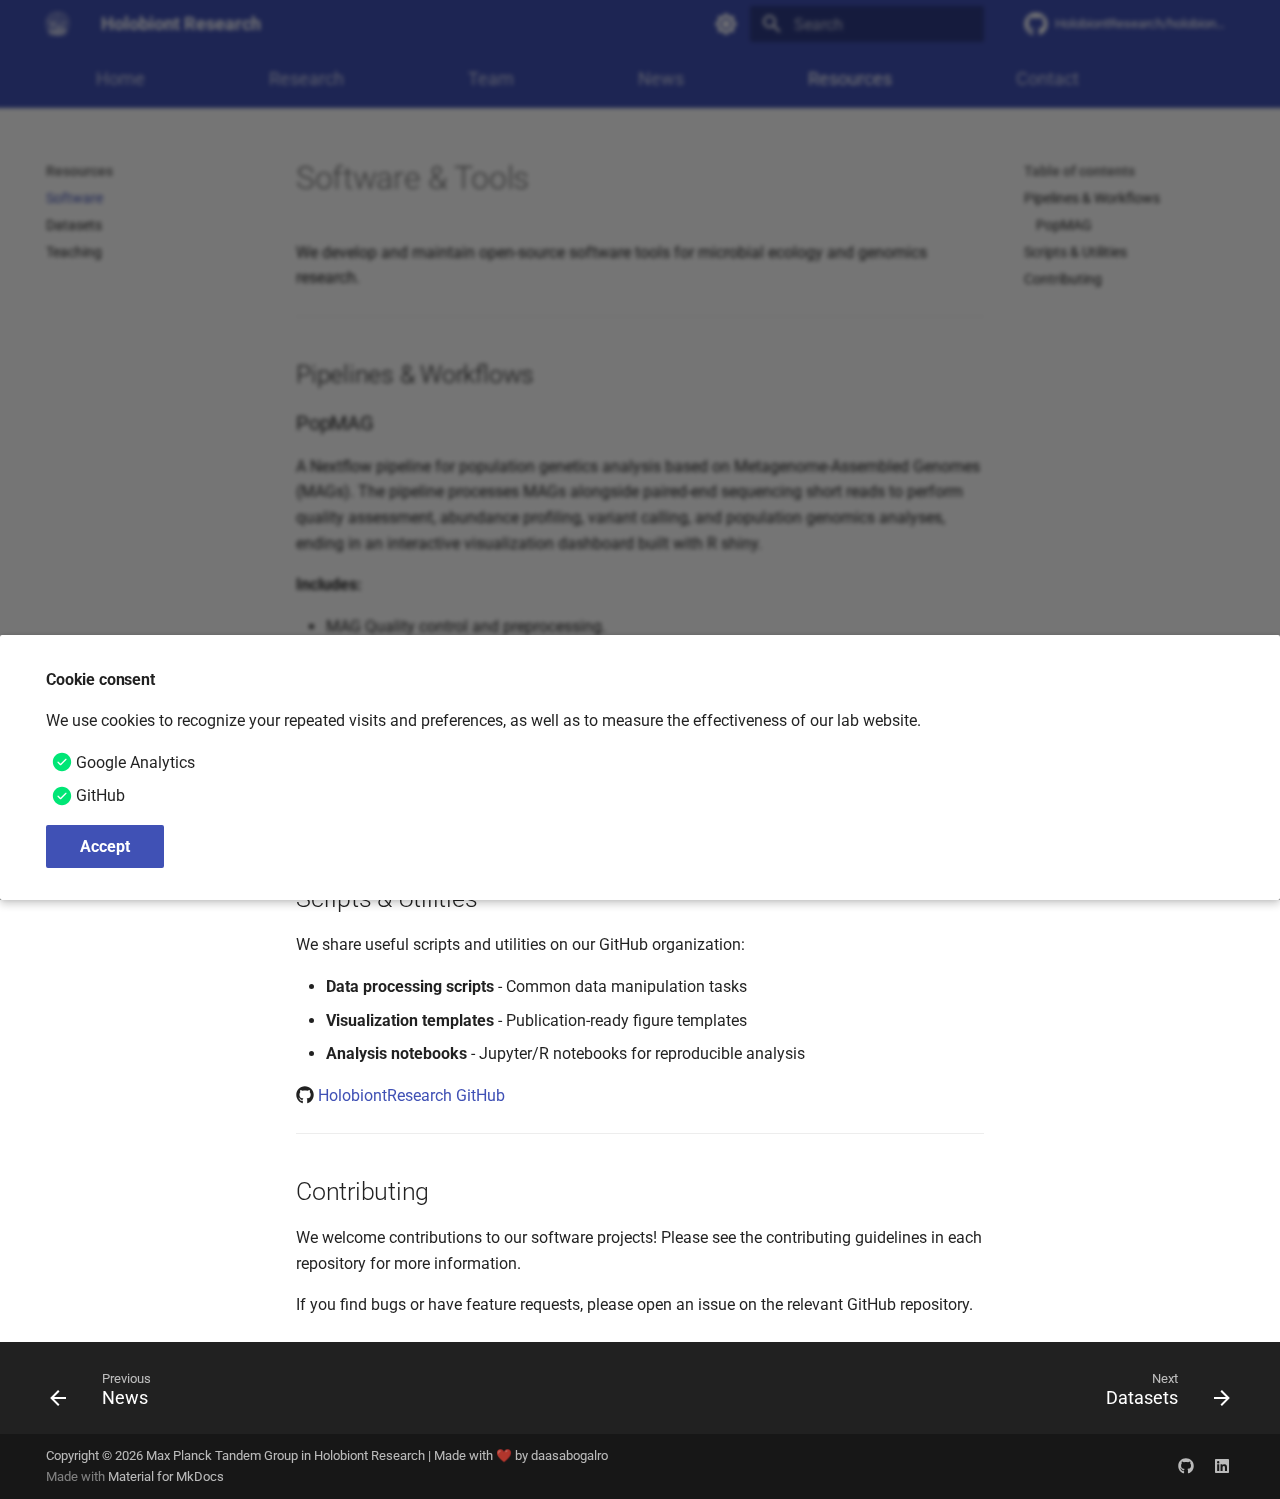
<file: resources/software/index.html>
<!doctype html>
<html lang="en" class="no-js">
  <head>
    
      <meta charset="utf-8">
      <meta name="viewport" content="width=device-width,initial-scale=1">
      
        <meta name="description" content="Research group focused understanding the mechanisms that determine the diversity patterns of microbial communities of agricultural and livestock systems.">
      
      
        <meta name="author" content="Daniel Antonio Sabogal">
      
      
        <link rel="canonical" href="https://holobionts.xyz/resources/software/">
      
      
        <link rel="prev" href="../../news/">
      
      
        <link rel="next" href="../datasets/">
      
      
        
      
      
      <link rel="icon" href="../../assets/holobionts_logo_minimal_white.webp">
      <meta name="generator" content="mkdocs-1.6.1, mkdocs-material-9.7.1">
    
    
      
        <title>Software - Holobiont Research</title>
      
    
    
      <link rel="stylesheet" href="../../assets/stylesheets/main.484c7ddc.min.css">
      
        
        <link rel="stylesheet" href="../../assets/stylesheets/palette.ab4e12ef.min.css">
      
      


    
    
      
    
    
      
        
        
        <link rel="preconnect" href="https://fonts.gstatic.com" crossorigin>
        <link rel="stylesheet" href="https://fonts.googleapis.com/css?family=Roboto:300,300i,400,400i,700,700i%7CRoboto+Mono:400,400i,700,700i&display=fallback">
        <style>:root{--md-text-font:"Roboto";--md-code-font:"Roboto Mono"}</style>
      
    
    
      <link rel="stylesheet" href="../../stylesheets/extra.css">
    
    <script>__md_scope=new URL("../..",location),__md_hash=e=>[...e].reduce(((e,_)=>(e<<5)-e+_.charCodeAt(0)),0),__md_get=(e,_=localStorage,t=__md_scope)=>JSON.parse(_.getItem(t.pathname+"."+e)),__md_set=(e,_,t=localStorage,a=__md_scope)=>{try{t.setItem(a.pathname+"."+e,JSON.stringify(_))}catch(e){}}</script>
    
      
  


  
  

<script id="__analytics">function __md_analytics(){function e(){dataLayer.push(arguments)}window.dataLayer=window.dataLayer||[],e("js",new Date),e("config","G-150JV6FP1C"),document.addEventListener("DOMContentLoaded",(function(){document.forms.search&&document.forms.search.query.addEventListener("blur",(function(){this.value&&e("event","search",{search_term:this.value})}));document$.subscribe((function(){var t=document.forms.feedback;if(void 0!==t)for(var a of t.querySelectorAll("[type=submit]"))a.addEventListener("click",(function(a){a.preventDefault();var n=document.location.pathname,d=this.getAttribute("data-md-value");e("event","feedback",{page:n,data:d}),t.firstElementChild.disabled=!0;var r=t.querySelector(".md-feedback__note [data-md-value='"+d+"']");r&&(r.hidden=!1)})),t.hidden=!1})),location$.subscribe((function(t){e("config","G-150JV6FP1C",{page_path:t.pathname})}))}));var t=document.createElement("script");t.async=!0,t.src="https://www.googletagmanager.com/gtag/js?id=G-150JV6FP1C",document.getElementById("__analytics").insertAdjacentElement("afterEnd",t)}</script>
  
    <script>if("undefined"!=typeof __md_analytics){var consent=__md_get("__consent");consent&&consent.analytics&&__md_analytics()}</script>
  

    
    
  </head>
  
  
    
    
      
    
    
    
    
    <body dir="ltr" data-md-color-scheme="default" data-md-color-primary="indigo" data-md-color-accent="indigo">
  
    
    <input class="md-toggle" data-md-toggle="drawer" type="checkbox" id="__drawer" autocomplete="off">
    <input class="md-toggle" data-md-toggle="search" type="checkbox" id="__search" autocomplete="off">
    <label class="md-overlay" for="__drawer"></label>
    <div data-md-component="skip">
      
        
        <a href="#software-tools" class="md-skip">
          Skip to content
        </a>
      
    </div>
    <div data-md-component="announce">
      
    </div>
    
    
      

<header class="md-header" data-md-component="header">
  <nav class="md-header__inner md-grid" aria-label="Header">
    <a href="../.." title="Holobiont Research" class="md-header__button md-logo" aria-label="Holobiont Research" data-md-component="logo">
      
  <img src="../../assets/holobionts_logo_minimal_white.webp" alt="logo">

    </a>
    <label class="md-header__button md-icon" for="__drawer">
      
      <svg xmlns="http://www.w3.org/2000/svg" viewBox="0 0 24 24"><path d="M3 6h18v2H3zm0 5h18v2H3zm0 5h18v2H3z"/></svg>
    </label>
    <div class="md-header__title" data-md-component="header-title">
      <div class="md-header__ellipsis">
        <div class="md-header__topic">
          <span class="md-ellipsis">
            Holobiont Research
          </span>
        </div>
        <div class="md-header__topic" data-md-component="header-topic">
          <span class="md-ellipsis">
            
              Software
            
          </span>
        </div>
      </div>
    </div>
    
      
        <form class="md-header__option" data-md-component="palette">
  
    
    
    
    <input class="md-option" data-md-color-media="(prefers-color-scheme: light)" data-md-color-scheme="default" data-md-color-primary="indigo" data-md-color-accent="indigo"  aria-label="Switch to dark mode"  type="radio" name="__palette" id="__palette_0">
    
      <label class="md-header__button md-icon" title="Switch to dark mode" for="__palette_1" hidden>
        <svg xmlns="http://www.w3.org/2000/svg" viewBox="0 0 24 24"><path d="M12 8a4 4 0 0 0-4 4 4 4 0 0 0 4 4 4 4 0 0 0 4-4 4 4 0 0 0-4-4m0 10a6 6 0 0 1-6-6 6 6 0 0 1 6-6 6 6 0 0 1 6 6 6 6 0 0 1-6 6m8-9.31V4h-4.69L12 .69 8.69 4H4v4.69L.69 12 4 15.31V20h4.69L12 23.31 15.31 20H20v-4.69L23.31 12z"/></svg>
      </label>
    
  
    
    
    
    <input class="md-option" data-md-color-media="(prefers-color-scheme: dark)" data-md-color-scheme="slate" data-md-color-primary="indigo" data-md-color-accent="indigo"  aria-label="Switch to light mode"  type="radio" name="__palette" id="__palette_1">
    
      <label class="md-header__button md-icon" title="Switch to light mode" for="__palette_0" hidden>
        <svg xmlns="http://www.w3.org/2000/svg" viewBox="0 0 24 24"><path d="M12 18c-.89 0-1.74-.2-2.5-.55C11.56 16.5 13 14.42 13 12s-1.44-4.5-3.5-5.45C10.26 6.2 11.11 6 12 6a6 6 0 0 1 6 6 6 6 0 0 1-6 6m8-9.31V4h-4.69L12 .69 8.69 4H4v4.69L.69 12 4 15.31V20h4.69L12 23.31 15.31 20H20v-4.69L23.31 12z"/></svg>
      </label>
    
  
</form>
      
    
    
      <script>var palette=__md_get("__palette");if(palette&&palette.color){if("(prefers-color-scheme)"===palette.color.media){var media=matchMedia("(prefers-color-scheme: light)"),input=document.querySelector(media.matches?"[data-md-color-media='(prefers-color-scheme: light)']":"[data-md-color-media='(prefers-color-scheme: dark)']");palette.color.media=input.getAttribute("data-md-color-media"),palette.color.scheme=input.getAttribute("data-md-color-scheme"),palette.color.primary=input.getAttribute("data-md-color-primary"),palette.color.accent=input.getAttribute("data-md-color-accent")}for(var[key,value]of Object.entries(palette.color))document.body.setAttribute("data-md-color-"+key,value)}</script>
    
    
    
      
      
        <label class="md-header__button md-icon" for="__search">
          
          <svg xmlns="http://www.w3.org/2000/svg" viewBox="0 0 24 24"><path d="M9.5 3A6.5 6.5 0 0 1 16 9.5c0 1.61-.59 3.09-1.56 4.23l.27.27h.79l5 5-1.5 1.5-5-5v-.79l-.27-.27A6.52 6.52 0 0 1 9.5 16 6.5 6.5 0 0 1 3 9.5 6.5 6.5 0 0 1 9.5 3m0 2C7 5 5 7 5 9.5S7 14 9.5 14 14 12 14 9.5 12 5 9.5 5"/></svg>
        </label>
        <div class="md-search" data-md-component="search" role="dialog">
  <label class="md-search__overlay" for="__search"></label>
  <div class="md-search__inner" role="search">
    <form class="md-search__form" name="search">
      <input type="text" class="md-search__input" name="query" aria-label="Search" placeholder="Search" autocapitalize="off" autocorrect="off" autocomplete="off" spellcheck="false" data-md-component="search-query" required>
      <label class="md-search__icon md-icon" for="__search">
        
        <svg xmlns="http://www.w3.org/2000/svg" viewBox="0 0 24 24"><path d="M9.5 3A6.5 6.5 0 0 1 16 9.5c0 1.61-.59 3.09-1.56 4.23l.27.27h.79l5 5-1.5 1.5-5-5v-.79l-.27-.27A6.52 6.52 0 0 1 9.5 16 6.5 6.5 0 0 1 3 9.5 6.5 6.5 0 0 1 9.5 3m0 2C7 5 5 7 5 9.5S7 14 9.5 14 14 12 14 9.5 12 5 9.5 5"/></svg>
        
        <svg xmlns="http://www.w3.org/2000/svg" viewBox="0 0 24 24"><path d="M20 11v2H8l5.5 5.5-1.42 1.42L4.16 12l7.92-7.92L13.5 5.5 8 11z"/></svg>
      </label>
      <nav class="md-search__options" aria-label="Search">
        
        <button type="reset" class="md-search__icon md-icon" title="Clear" aria-label="Clear" tabindex="-1">
          
          <svg xmlns="http://www.w3.org/2000/svg" viewBox="0 0 24 24"><path d="M19 6.41 17.59 5 12 10.59 6.41 5 5 6.41 10.59 12 5 17.59 6.41 19 12 13.41 17.59 19 19 17.59 13.41 12z"/></svg>
        </button>
      </nav>
      
        <div class="md-search__suggest" data-md-component="search-suggest"></div>
      
    </form>
    <div class="md-search__output">
      <div class="md-search__scrollwrap" tabindex="0" data-md-scrollfix>
        <div class="md-search-result" data-md-component="search-result">
          <div class="md-search-result__meta">
            Initializing search
          </div>
          <ol class="md-search-result__list" role="presentation"></ol>
        </div>
      </div>
    </div>
  </div>
</div>
      
    
    
      <div class="md-header__source">
        <a href="https://github.com/HolobiontResearch/holobionts-website" title="Go to repository" class="md-source" data-md-component="source">
  <div class="md-source__icon md-icon">
    
    <svg xmlns="http://www.w3.org/2000/svg" viewBox="0 0 512 512"><!--! Font Awesome Free 7.1.0 by @fontawesome - https://fontawesome.com License - https://fontawesome.com/license/free (Icons: CC BY 4.0, Fonts: SIL OFL 1.1, Code: MIT License) Copyright 2025 Fonticons, Inc.--><path d="M173.9 397.4c0 2-2.3 3.6-5.2 3.6-3.3.3-5.6-1.3-5.6-3.6 0-2 2.3-3.6 5.2-3.6 3-.3 5.6 1.3 5.6 3.6m-31.1-4.5c-.7 2 1.3 4.3 4.3 4.9 2.6 1 5.6 0 6.2-2s-1.3-4.3-4.3-5.2c-2.6-.7-5.5.3-6.2 2.3m44.2-1.7c-2.9.7-4.9 2.6-4.6 4.9.3 2 2.9 3.3 5.9 2.6 2.9-.7 4.9-2.6 4.6-4.6-.3-1.9-3-3.2-5.9-2.9M252.8 8C114.1 8 8 113.3 8 252c0 110.9 69.8 205.8 169.5 239.2 12.8 2.3 17.3-5.6 17.3-12.1 0-6.2-.3-40.4-.3-61.4 0 0-70 15-84.7-29.8 0 0-11.4-29.1-27.8-36.6 0 0-22.9-15.7 1.6-15.4 0 0 24.9 2 38.6 25.8 21.9 38.6 58.6 27.5 72.9 20.9 2.3-16 8.8-27.1 16-33.7-55.9-6.2-112.3-14.3-112.3-110.5 0-27.5 7.6-41.3 23.6-58.9-2.6-6.5-11.1-33.3 2.6-67.9 20.9-6.5 69 27 69 27 20-5.6 41.5-8.5 62.8-8.5s42.8 2.9 62.8 8.5c0 0 48.1-33.6 69-27 13.7 34.7 5.2 61.4 2.6 67.9 16 17.7 25.8 31.5 25.8 58.9 0 96.5-58.9 104.2-114.8 110.5 9.2 7.9 17 22.9 17 46.4 0 33.7-.3 75.4-.3 83.6 0 6.5 4.6 14.4 17.3 12.1C436.2 457.8 504 362.9 504 252 504 113.3 391.5 8 252.8 8M105.2 352.9c-1.3 1-1 3.3.7 5.2 1.6 1.6 3.9 2.3 5.2 1 1.3-1 1-3.3-.7-5.2-1.6-1.6-3.9-2.3-5.2-1m-10.8-8.1c-.7 1.3.3 2.9 2.3 3.9 1.6 1 3.6.7 4.3-.7.7-1.3-.3-2.9-2.3-3.9-2-.6-3.6-.3-4.3.7m32.4 35.6c-1.6 1.3-1 4.3 1.3 6.2 2.3 2.3 5.2 2.6 6.5 1 1.3-1.3.7-4.3-1.3-6.2-2.2-2.3-5.2-2.6-6.5-1m-11.4-14.7c-1.6 1-1.6 3.6 0 5.9s4.3 3.3 5.6 2.3c1.6-1.3 1.6-3.9 0-6.2-1.4-2.3-4-3.3-5.6-2"/></svg>
  </div>
  <div class="md-source__repository">
    HolobiontResearch/holobionts-website
  </div>
</a>
      </div>
    
  </nav>
  
</header>
    
    <div class="md-container" data-md-component="container">
      
      
        
          
            
<nav class="md-tabs" aria-label="Tabs" data-md-component="tabs">
  <div class="md-grid">
    <ul class="md-tabs__list">
      
        
  
  
  
  
    <li class="md-tabs__item">
      <a href="../.." class="md-tabs__link">
        
  
  
    
  
  Home

      </a>
    </li>
  

      
        
  
  
  
  
    
    
      <li class="md-tabs__item">
        <a href="../../research/" class="md-tabs__link">
          
  
  
  Research

        </a>
      </li>
    
  

      
        
  
  
  
  
    
    
      <li class="md-tabs__item">
        <a href="../../team/" class="md-tabs__link">
          
  
  
  Team

        </a>
      </li>
    
  

      
        
  
  
  
  
    <li class="md-tabs__item">
      <a href="../../news/" class="md-tabs__link">
        
  
  
    
  
  News

      </a>
    </li>
  

      
        
  
  
  
    
  
  
    
    
      <li class="md-tabs__item md-tabs__item--active">
        <a href="./" class="md-tabs__link">
          
  
  
  Resources

        </a>
      </li>
    
  

      
        
  
  
  
  
    <li class="md-tabs__item">
      <a href="../../contact/" class="md-tabs__link">
        
  
  
    
  
  Contact

      </a>
    </li>
  

      
    </ul>
  </div>
</nav>
          
        
      
      <main class="md-main" data-md-component="main">
        <div class="md-main__inner md-grid">
          
            
              
              <div class="md-sidebar md-sidebar--primary" data-md-component="sidebar" data-md-type="navigation" >
                <div class="md-sidebar__scrollwrap">
                  <div class="md-sidebar__inner">
                    


  


<nav class="md-nav md-nav--primary md-nav--lifted" aria-label="Navigation" data-md-level="0">
  <label class="md-nav__title" for="__drawer">
    <a href="../.." title="Holobiont Research" class="md-nav__button md-logo" aria-label="Holobiont Research" data-md-component="logo">
      
  <img src="../../assets/holobionts_logo_minimal_white.webp" alt="logo">

    </a>
    Holobiont Research
  </label>
  
    <div class="md-nav__source">
      <a href="https://github.com/HolobiontResearch/holobionts-website" title="Go to repository" class="md-source" data-md-component="source">
  <div class="md-source__icon md-icon">
    
    <svg xmlns="http://www.w3.org/2000/svg" viewBox="0 0 512 512"><!--! Font Awesome Free 7.1.0 by @fontawesome - https://fontawesome.com License - https://fontawesome.com/license/free (Icons: CC BY 4.0, Fonts: SIL OFL 1.1, Code: MIT License) Copyright 2025 Fonticons, Inc.--><path d="M173.9 397.4c0 2-2.3 3.6-5.2 3.6-3.3.3-5.6-1.3-5.6-3.6 0-2 2.3-3.6 5.2-3.6 3-.3 5.6 1.3 5.6 3.6m-31.1-4.5c-.7 2 1.3 4.3 4.3 4.9 2.6 1 5.6 0 6.2-2s-1.3-4.3-4.3-5.2c-2.6-.7-5.5.3-6.2 2.3m44.2-1.7c-2.9.7-4.9 2.6-4.6 4.9.3 2 2.9 3.3 5.9 2.6 2.9-.7 4.9-2.6 4.6-4.6-.3-1.9-3-3.2-5.9-2.9M252.8 8C114.1 8 8 113.3 8 252c0 110.9 69.8 205.8 169.5 239.2 12.8 2.3 17.3-5.6 17.3-12.1 0-6.2-.3-40.4-.3-61.4 0 0-70 15-84.7-29.8 0 0-11.4-29.1-27.8-36.6 0 0-22.9-15.7 1.6-15.4 0 0 24.9 2 38.6 25.8 21.9 38.6 58.6 27.5 72.9 20.9 2.3-16 8.8-27.1 16-33.7-55.9-6.2-112.3-14.3-112.3-110.5 0-27.5 7.6-41.3 23.6-58.9-2.6-6.5-11.1-33.3 2.6-67.9 20.9-6.5 69 27 69 27 20-5.6 41.5-8.5 62.8-8.5s42.8 2.9 62.8 8.5c0 0 48.1-33.6 69-27 13.7 34.7 5.2 61.4 2.6 67.9 16 17.7 25.8 31.5 25.8 58.9 0 96.5-58.9 104.2-114.8 110.5 9.2 7.9 17 22.9 17 46.4 0 33.7-.3 75.4-.3 83.6 0 6.5 4.6 14.4 17.3 12.1C436.2 457.8 504 362.9 504 252 504 113.3 391.5 8 252.8 8M105.2 352.9c-1.3 1-1 3.3.7 5.2 1.6 1.6 3.9 2.3 5.2 1 1.3-1 1-3.3-.7-5.2-1.6-1.6-3.9-2.3-5.2-1m-10.8-8.1c-.7 1.3.3 2.9 2.3 3.9 1.6 1 3.6.7 4.3-.7.7-1.3-.3-2.9-2.3-3.9-2-.6-3.6-.3-4.3.7m32.4 35.6c-1.6 1.3-1 4.3 1.3 6.2 2.3 2.3 5.2 2.6 6.5 1 1.3-1.3.7-4.3-1.3-6.2-2.2-2.3-5.2-2.6-6.5-1m-11.4-14.7c-1.6 1-1.6 3.6 0 5.9s4.3 3.3 5.6 2.3c1.6-1.3 1.6-3.9 0-6.2-1.4-2.3-4-3.3-5.6-2"/></svg>
  </div>
  <div class="md-source__repository">
    HolobiontResearch/holobionts-website
  </div>
</a>
    </div>
  
  <ul class="md-nav__list" data-md-scrollfix>
    
      
      
  
  
  
  
    <li class="md-nav__item">
      <a href="../.." class="md-nav__link">
        
  
  
  <span class="md-ellipsis">
    
  
    Home
  

    
  </span>
  
  

      </a>
    </li>
  

    
      
      
  
  
  
  
    
    
    
    
      
      
        
      
    
    
    <li class="md-nav__item md-nav__item--nested">
      
        
        
        <input class="md-nav__toggle md-toggle " type="checkbox" id="__nav_2" >
        
          
          <label class="md-nav__link" for="__nav_2" id="__nav_2_label" tabindex="0">
            
  
  
  <span class="md-ellipsis">
    
  
    Research
  

    
  </span>
  
  

            <span class="md-nav__icon md-icon"></span>
          </label>
        
        <nav class="md-nav" data-md-level="1" aria-labelledby="__nav_2_label" aria-expanded="false">
          <label class="md-nav__title" for="__nav_2">
            <span class="md-nav__icon md-icon"></span>
            
  
    Research
  

          </label>
          <ul class="md-nav__list" data-md-scrollfix>
            
              
                
  
  
  
  
    <li class="md-nav__item">
      <a href="../../research/" class="md-nav__link">
        
  
  
  <span class="md-ellipsis">
    
  
    Overview
  

    
  </span>
  
  

      </a>
    </li>
  

              
            
              
                
  
  
  
  
    <li class="md-nav__item">
      <a href="../../research/projects/" class="md-nav__link">
        
  
  
  <span class="md-ellipsis">
    
  
    Projects
  

    
  </span>
  
  

      </a>
    </li>
  

              
            
              
                
  
  
  
  
    <li class="md-nav__item">
      <a href="../../research/publications/" class="md-nav__link">
        
  
  
  <span class="md-ellipsis">
    
  
    Publications
  

    
  </span>
  
  

      </a>
    </li>
  

              
            
          </ul>
        </nav>
      
    </li>
  

    
      
      
  
  
  
  
    
    
    
    
      
      
        
      
    
    
    <li class="md-nav__item md-nav__item--nested">
      
        
        
        <input class="md-nav__toggle md-toggle " type="checkbox" id="__nav_3" >
        
          
          <label class="md-nav__link" for="__nav_3" id="__nav_3_label" tabindex="0">
            
  
  
  <span class="md-ellipsis">
    
  
    Team
  

    
  </span>
  
  

            <span class="md-nav__icon md-icon"></span>
          </label>
        
        <nav class="md-nav" data-md-level="1" aria-labelledby="__nav_3_label" aria-expanded="false">
          <label class="md-nav__title" for="__nav_3">
            <span class="md-nav__icon md-icon"></span>
            
  
    Team
  

          </label>
          <ul class="md-nav__list" data-md-scrollfix>
            
              
                
  
  
  
  
    <li class="md-nav__item">
      <a href="../../team/" class="md-nav__link">
        
  
  
  <span class="md-ellipsis">
    
  
    Members
  

    
  </span>
  
  

      </a>
    </li>
  

              
            
              
                
  
  
  
  
    <li class="md-nav__item">
      <a href="../../team/alumni/" class="md-nav__link">
        
  
  
  <span class="md-ellipsis">
    
  
    Alumni
  

    
  </span>
  
  

      </a>
    </li>
  

              
            
              
                
  
  
  
  
    <li class="md-nav__item">
      <a href="../../team/join/" class="md-nav__link">
        
  
  
  <span class="md-ellipsis">
    
  
    Join Us
  

    
  </span>
  
  

      </a>
    </li>
  

              
            
          </ul>
        </nav>
      
    </li>
  

    
      
      
  
  
  
  
    <li class="md-nav__item">
      <a href="../../news/" class="md-nav__link">
        
  
  
  <span class="md-ellipsis">
    
  
    News
  

    
  </span>
  
  

      </a>
    </li>
  

    
      
      
  
  
    
  
  
  
    
    
    
    
      
        
        
      
      
        
      
    
    
    <li class="md-nav__item md-nav__item--active md-nav__item--section md-nav__item--nested">
      
        
        
        <input class="md-nav__toggle md-toggle " type="checkbox" id="__nav_5" checked>
        
          
          <label class="md-nav__link" for="__nav_5" id="__nav_5_label" tabindex="">
            
  
  
  <span class="md-ellipsis">
    
  
    Resources
  

    
  </span>
  
  

            <span class="md-nav__icon md-icon"></span>
          </label>
        
        <nav class="md-nav" data-md-level="1" aria-labelledby="__nav_5_label" aria-expanded="true">
          <label class="md-nav__title" for="__nav_5">
            <span class="md-nav__icon md-icon"></span>
            
  
    Resources
  

          </label>
          <ul class="md-nav__list" data-md-scrollfix>
            
              
                
  
  
    
  
  
  
    <li class="md-nav__item md-nav__item--active">
      
      <input class="md-nav__toggle md-toggle" type="checkbox" id="__toc">
      
      
        
      
      
        <label class="md-nav__link md-nav__link--active" for="__toc">
          
  
  
  <span class="md-ellipsis">
    
  
    Software
  

    
  </span>
  
  

          <span class="md-nav__icon md-icon"></span>
        </label>
      
      <a href="./" class="md-nav__link md-nav__link--active">
        
  
  
  <span class="md-ellipsis">
    
  
    Software
  

    
  </span>
  
  

      </a>
      
        

<nav class="md-nav md-nav--secondary" aria-label="Table of contents">
  
  
  
    
  
  
    <label class="md-nav__title" for="__toc">
      <span class="md-nav__icon md-icon"></span>
      Table of contents
    </label>
    <ul class="md-nav__list" data-md-component="toc" data-md-scrollfix>
      
        <li class="md-nav__item">
  <a href="#pipelines-workflows" class="md-nav__link">
    <span class="md-ellipsis">
      
        Pipelines &amp; Workflows
      
    </span>
  </a>
  
    <nav class="md-nav" aria-label="Pipelines &amp; Workflows">
      <ul class="md-nav__list">
        
          <li class="md-nav__item">
  <a href="#popmag" class="md-nav__link">
    <span class="md-ellipsis">
      
        PopMAG
      
    </span>
  </a>
  
</li>
        
      </ul>
    </nav>
  
</li>
      
        <li class="md-nav__item">
  <a href="#scripts-utilities" class="md-nav__link">
    <span class="md-ellipsis">
      
        Scripts &amp; Utilities
      
    </span>
  </a>
  
</li>
      
        <li class="md-nav__item">
  <a href="#contributing" class="md-nav__link">
    <span class="md-ellipsis">
      
        Contributing
      
    </span>
  </a>
  
</li>
      
    </ul>
  
</nav>
      
    </li>
  

              
            
              
                
  
  
  
  
    <li class="md-nav__item">
      <a href="../datasets/" class="md-nav__link">
        
  
  
  <span class="md-ellipsis">
    
  
    Datasets
  

    
  </span>
  
  

      </a>
    </li>
  

              
            
              
                
  
  
  
  
    <li class="md-nav__item">
      <a href="../teaching/" class="md-nav__link">
        
  
  
  <span class="md-ellipsis">
    
  
    Teaching
  

    
  </span>
  
  

      </a>
    </li>
  

              
            
          </ul>
        </nav>
      
    </li>
  

    
      
      
  
  
  
  
    <li class="md-nav__item">
      <a href="../../contact/" class="md-nav__link">
        
  
  
  <span class="md-ellipsis">
    
  
    Contact
  

    
  </span>
  
  

      </a>
    </li>
  

    
  </ul>
</nav>
                  </div>
                </div>
              </div>
            
            
              
              <div class="md-sidebar md-sidebar--secondary" data-md-component="sidebar" data-md-type="toc" >
                <div class="md-sidebar__scrollwrap">
                  <div class="md-sidebar__inner">
                    

<nav class="md-nav md-nav--secondary" aria-label="Table of contents">
  
  
  
    
  
  
    <label class="md-nav__title" for="__toc">
      <span class="md-nav__icon md-icon"></span>
      Table of contents
    </label>
    <ul class="md-nav__list" data-md-component="toc" data-md-scrollfix>
      
        <li class="md-nav__item">
  <a href="#pipelines-workflows" class="md-nav__link">
    <span class="md-ellipsis">
      
        Pipelines &amp; Workflows
      
    </span>
  </a>
  
    <nav class="md-nav" aria-label="Pipelines &amp; Workflows">
      <ul class="md-nav__list">
        
          <li class="md-nav__item">
  <a href="#popmag" class="md-nav__link">
    <span class="md-ellipsis">
      
        PopMAG
      
    </span>
  </a>
  
</li>
        
      </ul>
    </nav>
  
</li>
      
        <li class="md-nav__item">
  <a href="#scripts-utilities" class="md-nav__link">
    <span class="md-ellipsis">
      
        Scripts &amp; Utilities
      
    </span>
  </a>
  
</li>
      
        <li class="md-nav__item">
  <a href="#contributing" class="md-nav__link">
    <span class="md-ellipsis">
      
        Contributing
      
    </span>
  </a>
  
</li>
      
    </ul>
  
</nav>
                  </div>
                </div>
              </div>
            
          
          
            <div class="md-content" data-md-component="content">
              
              <article class="md-content__inner md-typeset">
                
                  


  
  


<h1 id="software-tools">Software &amp; Tools</h1>
<p>We develop and maintain open-source software tools for microbial ecology and genomics research.</p>
<hr />
<!--
## Bioinformatics Tools

### [Tool Name 1]

!!! note "Active Development"
    **Language**: Python  
    **License**: MIT  
    **Latest Version**: v1.0.0

A brief description of what this tool does and its main use cases in microbial ecology research.

**Features:**

- Feature 1
- Feature 2
- Feature 3

**Installation:**

<div class="highlight"><pre><span></span><code><a id="__codelineno-0-1" name="__codelineno-0-1" href="#__codelineno-0-1"></a>pip<span class="w"> </span>install<span class="w"> </span>toolname
</code></pre></div>

:fontawesome-brands-github: [GitHub Repository](https://github.com/HolobiontResearch/toolname) | :material-file-document: [Documentation](#) | :material-download: [Download](#)

---

### [Tool Name 2]

!!! note "Stable Release"
    **Language**: R  
    **License**: GPL-3.0  
    **Latest Version**: v2.1.0

Description of this R package for microbiome analysis.

**Features:**

- Statistical analysis of microbial communities
- Visualization functions
- Integration with phyloseq

**Installation:**

<div class="highlight"><pre><span></span><code><a id="__codelineno-1-1" name="__codelineno-1-1" href="#__codelineno-1-1"></a><span class="c1"># From CRAN</span>
<a id="__codelineno-1-2" name="__codelineno-1-2" href="#__codelineno-1-2"></a><span class="nf">install.packages</span><span class="p">(</span><span class="s">&quot;toolname&quot;</span><span class="p">)</span>
<a id="__codelineno-1-3" name="__codelineno-1-3" href="#__codelineno-1-3"></a>
<a id="__codelineno-1-4" name="__codelineno-1-4" href="#__codelineno-1-4"></a><span class="c1"># From GitHub</span>
<a id="__codelineno-1-5" name="__codelineno-1-5" href="#__codelineno-1-5"></a><span class="n">devtools</span><span class="o">::</span><span class="nf">install_github</span><span class="p">(</span><span class="s">&quot;HolobiontResearch/toolname&quot;</span><span class="p">)</span>
</code></pre></div>

:fontawesome-brands-github: [GitHub Repository](#) | :material-file-document: [Documentation](#)

---
-->

<h2 id="pipelines-workflows">Pipelines &amp; Workflows</h2>
<h3 id="popmag">PopMAG</h3>
<p>A Nextflow pipeline for population genetics analysis based on Metagenome-Assembled Genomes (MAGs). The pipeline processes MAGs alongside paired-end sequencing short reads to perform quality assessment, abundance profiling, variant calling, and population genomics analyses, ending in an interactive visualization dashboard built with R shiny.</p>
<p><strong>Includes:</strong></p>
<ul>
<li>MAG Quality control and preprocessing.</li>
<li>Microbial community profiling.</li>
<li>Abundance calculation and variant calling.</li>
<li>Population genomics and functional analysis.</li>
<li>Visualization and reporting.</li>
</ul>
<p><span class="twemoji"><svg xmlns="http://www.w3.org/2000/svg" viewBox="0 0 512 512"><!--! Font Awesome Free 7.1.0 by @fontawesome - https://fontawesome.com License - https://fontawesome.com/license/free (Icons: CC BY 4.0, Fonts: SIL OFL 1.1, Code: MIT License) Copyright 2025 Fonticons, Inc.--><path d="M173.9 397.4c0 2-2.3 3.6-5.2 3.6-3.3.3-5.6-1.3-5.6-3.6 0-2 2.3-3.6 5.2-3.6 3-.3 5.6 1.3 5.6 3.6m-31.1-4.5c-.7 2 1.3 4.3 4.3 4.9 2.6 1 5.6 0 6.2-2s-1.3-4.3-4.3-5.2c-2.6-.7-5.5.3-6.2 2.3m44.2-1.7c-2.9.7-4.9 2.6-4.6 4.9.3 2 2.9 3.3 5.9 2.6 2.9-.7 4.9-2.6 4.6-4.6-.3-1.9-3-3.2-5.9-2.9M252.8 8C114.1 8 8 113.3 8 252c0 110.9 69.8 205.8 169.5 239.2 12.8 2.3 17.3-5.6 17.3-12.1 0-6.2-.3-40.4-.3-61.4 0 0-70 15-84.7-29.8 0 0-11.4-29.1-27.8-36.6 0 0-22.9-15.7 1.6-15.4 0 0 24.9 2 38.6 25.8 21.9 38.6 58.6 27.5 72.9 20.9 2.3-16 8.8-27.1 16-33.7-55.9-6.2-112.3-14.3-112.3-110.5 0-27.5 7.6-41.3 23.6-58.9-2.6-6.5-11.1-33.3 2.6-67.9 20.9-6.5 69 27 69 27 20-5.6 41.5-8.5 62.8-8.5s42.8 2.9 62.8 8.5c0 0 48.1-33.6 69-27 13.7 34.7 5.2 61.4 2.6 67.9 16 17.7 25.8 31.5 25.8 58.9 0 96.5-58.9 104.2-114.8 110.5 9.2 7.9 17 22.9 17 46.4 0 33.7-.3 75.4-.3 83.6 0 6.5 4.6 14.4 17.3 12.1C436.2 457.8 504 362.9 504 252 504 113.3 391.5 8 252.8 8M105.2 352.9c-1.3 1-1 3.3.7 5.2 1.6 1.6 3.9 2.3 5.2 1 1.3-1 1-3.3-.7-5.2-1.6-1.6-3.9-2.3-5.2-1m-10.8-8.1c-.7 1.3.3 2.9 2.3 3.9 1.6 1 3.6.7 4.3-.7.7-1.3-.3-2.9-2.3-3.9-2-.6-3.6-.3-4.3.7m32.4 35.6c-1.6 1.3-1 4.3 1.3 6.2 2.3 2.3 5.2 2.6 6.5 1 1.3-1.3.7-4.3-1.3-6.2-2.2-2.3-5.2-2.6-6.5-1m-11.4-14.7c-1.6 1-1.6 3.6 0 5.9s4.3 3.3 5.6 2.3c1.6-1.3 1.6-3.9 0-6.2-1.4-2.3-4-3.3-5.6-2"/></svg></span> <a href="https://github.com/daasabogalro/PopMAG">GitHub Repository</a></p>
<hr />
<!--
### Amplicon Sequencing Pipeline

Nextflow pipeline for 16S/ITS amplicon sequencing analysis.

:fontawesome-brands-github: [GitHub Repository](#)

---

-->

<h2 id="scripts-utilities">Scripts &amp; Utilities</h2>
<p>We share useful scripts and utilities on our GitHub organization:</p>
<ul>
<li><strong>Data processing scripts</strong> - Common data manipulation tasks</li>
<li><strong>Visualization templates</strong> - Publication-ready figure templates</li>
<li><strong>Analysis notebooks</strong> - Jupyter/R notebooks for reproducible analysis</li>
</ul>
<p><span class="twemoji"><svg xmlns="http://www.w3.org/2000/svg" viewBox="0 0 512 512"><!--! Font Awesome Free 7.1.0 by @fontawesome - https://fontawesome.com License - https://fontawesome.com/license/free (Icons: CC BY 4.0, Fonts: SIL OFL 1.1, Code: MIT License) Copyright 2025 Fonticons, Inc.--><path d="M173.9 397.4c0 2-2.3 3.6-5.2 3.6-3.3.3-5.6-1.3-5.6-3.6 0-2 2.3-3.6 5.2-3.6 3-.3 5.6 1.3 5.6 3.6m-31.1-4.5c-.7 2 1.3 4.3 4.3 4.9 2.6 1 5.6 0 6.2-2s-1.3-4.3-4.3-5.2c-2.6-.7-5.5.3-6.2 2.3m44.2-1.7c-2.9.7-4.9 2.6-4.6 4.9.3 2 2.9 3.3 5.9 2.6 2.9-.7 4.9-2.6 4.6-4.6-.3-1.9-3-3.2-5.9-2.9M252.8 8C114.1 8 8 113.3 8 252c0 110.9 69.8 205.8 169.5 239.2 12.8 2.3 17.3-5.6 17.3-12.1 0-6.2-.3-40.4-.3-61.4 0 0-70 15-84.7-29.8 0 0-11.4-29.1-27.8-36.6 0 0-22.9-15.7 1.6-15.4 0 0 24.9 2 38.6 25.8 21.9 38.6 58.6 27.5 72.9 20.9 2.3-16 8.8-27.1 16-33.7-55.9-6.2-112.3-14.3-112.3-110.5 0-27.5 7.6-41.3 23.6-58.9-2.6-6.5-11.1-33.3 2.6-67.9 20.9-6.5 69 27 69 27 20-5.6 41.5-8.5 62.8-8.5s42.8 2.9 62.8 8.5c0 0 48.1-33.6 69-27 13.7 34.7 5.2 61.4 2.6 67.9 16 17.7 25.8 31.5 25.8 58.9 0 96.5-58.9 104.2-114.8 110.5 9.2 7.9 17 22.9 17 46.4 0 33.7-.3 75.4-.3 83.6 0 6.5 4.6 14.4 17.3 12.1C436.2 457.8 504 362.9 504 252 504 113.3 391.5 8 252.8 8M105.2 352.9c-1.3 1-1 3.3.7 5.2 1.6 1.6 3.9 2.3 5.2 1 1.3-1 1-3.3-.7-5.2-1.6-1.6-3.9-2.3-5.2-1m-10.8-8.1c-.7 1.3.3 2.9 2.3 3.9 1.6 1 3.6.7 4.3-.7.7-1.3-.3-2.9-2.3-3.9-2-.6-3.6-.3-4.3.7m32.4 35.6c-1.6 1.3-1 4.3 1.3 6.2 2.3 2.3 5.2 2.6 6.5 1 1.3-1.3.7-4.3-1.3-6.2-2.2-2.3-5.2-2.6-6.5-1m-11.4-14.7c-1.6 1-1.6 3.6 0 5.9s4.3 3.3 5.6 2.3c1.6-1.3 1.6-3.9 0-6.2-1.4-2.3-4-3.3-5.6-2"/></svg></span> <a href="https://github.com/HolobiontResearch">HolobiontResearch GitHub</a></p>
<hr />
<h2 id="contributing">Contributing</h2>
<p>We welcome contributions to our software projects! Please see the contributing guidelines in each repository for more information.</p>
<p>If you find bugs or have feature requests, please open an issue on the relevant GitHub repository.</p>









  




                
              </article>
            </div>
          
          
  <script>var tabs=__md_get("__tabs");if(Array.isArray(tabs))e:for(var set of document.querySelectorAll(".tabbed-set")){var labels=set.querySelector(".tabbed-labels");for(var tab of tabs)for(var label of labels.getElementsByTagName("label"))if(label.innerText.trim()===tab){var input=document.getElementById(label.htmlFor);input.checked=!0;continue e}}</script>

<script>var target=document.getElementById(location.hash.slice(1));target&&target.name&&(target.checked=target.name.startsWith("__tabbed_"))</script>
        </div>
        
          <button type="button" class="md-top md-icon" data-md-component="top" hidden>
  
  <svg xmlns="http://www.w3.org/2000/svg" viewBox="0 0 24 24"><path d="M13 20h-2V8l-5.5 5.5-1.42-1.42L12 4.16l7.92 7.92-1.42 1.42L13 8z"/></svg>
  Back to top
</button>
        
      </main>
      
        <footer class="md-footer">
  
    
      
      <nav class="md-footer__inner md-grid" aria-label="Footer" >
        
          
          <a href="../../news/" class="md-footer__link md-footer__link--prev" aria-label="Previous: News">
            <div class="md-footer__button md-icon">
              
              <svg xmlns="http://www.w3.org/2000/svg" viewBox="0 0 24 24"><path d="M20 11v2H8l5.5 5.5-1.42 1.42L4.16 12l7.92-7.92L13.5 5.5 8 11z"/></svg>
            </div>
            <div class="md-footer__title">
              <span class="md-footer__direction">
                Previous
              </span>
              <div class="md-ellipsis">
                News
              </div>
            </div>
          </a>
        
        
          
          <a href="../datasets/" class="md-footer__link md-footer__link--next" aria-label="Next: Datasets">
            <div class="md-footer__title">
              <span class="md-footer__direction">
                Next
              </span>
              <div class="md-ellipsis">
                Datasets
              </div>
            </div>
            <div class="md-footer__button md-icon">
              
              <svg xmlns="http://www.w3.org/2000/svg" viewBox="0 0 24 24"><path d="M4 11v2h12l-5.5 5.5 1.42 1.42L19.84 12l-7.92-7.92L10.5 5.5 16 11z"/></svg>
            </div>
          </a>
        
      </nav>
    
  
  <div class="md-footer-meta md-typeset">
    <div class="md-footer-meta__inner md-grid">
      <div class="md-copyright">
  
    <div class="md-copyright__highlight">
      Copyright &copy; 2026 Max Planck Tandem Group in Holobiont Research | Made with ❤️ by <a href="https://github.com/daasabogalro">daasabogalro</a>
    </div>
  
  
    Made with
    <a href="https://squidfunk.github.io/mkdocs-material/" target="_blank" rel="noopener">
      Material for MkDocs
    </a>
  
</div>
      
        
<div class="md-social">
  
    
    
    
    
      
      
    
    <a href="https://github.com/HolobiontResearch" target="_blank" rel="noopener" title="github.com" class="md-social__link">
      <svg xmlns="http://www.w3.org/2000/svg" viewBox="0 0 512 512"><!--! Font Awesome Free 7.1.0 by @fontawesome - https://fontawesome.com License - https://fontawesome.com/license/free (Icons: CC BY 4.0, Fonts: SIL OFL 1.1, Code: MIT License) Copyright 2025 Fonticons, Inc.--><path d="M173.9 397.4c0 2-2.3 3.6-5.2 3.6-3.3.3-5.6-1.3-5.6-3.6 0-2 2.3-3.6 5.2-3.6 3-.3 5.6 1.3 5.6 3.6m-31.1-4.5c-.7 2 1.3 4.3 4.3 4.9 2.6 1 5.6 0 6.2-2s-1.3-4.3-4.3-5.2c-2.6-.7-5.5.3-6.2 2.3m44.2-1.7c-2.9.7-4.9 2.6-4.6 4.9.3 2 2.9 3.3 5.9 2.6 2.9-.7 4.9-2.6 4.6-4.6-.3-1.9-3-3.2-5.9-2.9M252.8 8C114.1 8 8 113.3 8 252c0 110.9 69.8 205.8 169.5 239.2 12.8 2.3 17.3-5.6 17.3-12.1 0-6.2-.3-40.4-.3-61.4 0 0-70 15-84.7-29.8 0 0-11.4-29.1-27.8-36.6 0 0-22.9-15.7 1.6-15.4 0 0 24.9 2 38.6 25.8 21.9 38.6 58.6 27.5 72.9 20.9 2.3-16 8.8-27.1 16-33.7-55.9-6.2-112.3-14.3-112.3-110.5 0-27.5 7.6-41.3 23.6-58.9-2.6-6.5-11.1-33.3 2.6-67.9 20.9-6.5 69 27 69 27 20-5.6 41.5-8.5 62.8-8.5s42.8 2.9 62.8 8.5c0 0 48.1-33.6 69-27 13.7 34.7 5.2 61.4 2.6 67.9 16 17.7 25.8 31.5 25.8 58.9 0 96.5-58.9 104.2-114.8 110.5 9.2 7.9 17 22.9 17 46.4 0 33.7-.3 75.4-.3 83.6 0 6.5 4.6 14.4 17.3 12.1C436.2 457.8 504 362.9 504 252 504 113.3 391.5 8 252.8 8M105.2 352.9c-1.3 1-1 3.3.7 5.2 1.6 1.6 3.9 2.3 5.2 1 1.3-1 1-3.3-.7-5.2-1.6-1.6-3.9-2.3-5.2-1m-10.8-8.1c-.7 1.3.3 2.9 2.3 3.9 1.6 1 3.6.7 4.3-.7.7-1.3-.3-2.9-2.3-3.9-2-.6-3.6-.3-4.3.7m32.4 35.6c-1.6 1.3-1 4.3 1.3 6.2 2.3 2.3 5.2 2.6 6.5 1 1.3-1.3.7-4.3-1.3-6.2-2.2-2.3-5.2-2.6-6.5-1m-11.4-14.7c-1.6 1-1.6 3.6 0 5.9s4.3 3.3 5.6 2.3c1.6-1.3 1.6-3.9 0-6.2-1.4-2.3-4-3.3-5.6-2"/></svg>
    </a>
  
    
    
    
    
      
      
    
    <a href="https://www.linkedin.com/in/max-planck-tandem-group-in-holobiont-research/" target="_blank" rel="noopener" title="www.linkedin.com" class="md-social__link">
      <svg xmlns="http://www.w3.org/2000/svg" viewBox="0 0 448 512"><!--! Font Awesome Free 7.1.0 by @fontawesome - https://fontawesome.com License - https://fontawesome.com/license/free (Icons: CC BY 4.0, Fonts: SIL OFL 1.1, Code: MIT License) Copyright 2025 Fonticons, Inc.--><path d="M416 32H31.9C14.3 32 0 46.5 0 64.3v383.4C0 465.5 14.3 480 31.9 480H416c17.6 0 32-14.5 32-32.3V64.3c0-17.8-14.4-32.3-32-32.3M135.4 416H69V202.2h66.5V416zM102.2 96a38.5 38.5 0 1 1 0 77 38.5 38.5 0 1 1 0-77m282.1 320h-66.4V312c0-24.8-.5-56.7-34.5-56.7-34.6 0-39.9 27-39.9 54.9V416h-66.4V202.2h63.7v29.2h.9c8.9-16.8 30.6-34.5 62.9-34.5 67.2 0 79.7 44.3 79.7 101.9z"/></svg>
    </a>
  
</div>
      
    </div>
  </div>
</footer>
      
    </div>
    <div class="md-dialog" data-md-component="dialog">
      <div class="md-dialog__inner md-typeset"></div>
    </div>
    
    
      <div class="md-consent" data-md-component="consent" id="__consent" hidden>
        <div class="md-consent__overlay"></div>
        <aside class="md-consent__inner">
          <form class="md-consent__form md-grid md-typeset" name="consent">
            



  

<h4>Cookie consent</h4>
<p>We use cookies to recognize your repeated visits and preferences, as well as to measure the effectiveness of our lab website.</p>
<input class="md-toggle" type="checkbox" id="__settings" checked>
<div class="md-consent__settings">
  <ul class="task-list">
    
    
      
        
  
  
    
    
  
  <li class="task-list-item">
    <label class="task-list-control">
      <input type="checkbox" name="analytics" checked>
      <span class="task-list-indicator"></span>
      Google Analytics
    </label>
  </li>

      
    
    
      
        
  
  
    
    
  
  <li class="task-list-item">
    <label class="task-list-control">
      <input type="checkbox" name="github" checked>
      <span class="task-list-indicator"></span>
      GitHub
    </label>
  </li>

      
    
    
  </ul>
</div>
<div class="md-consent__controls">
  
    
      <button class="md-button md-button--primary">Accept</button>
    
    
    
  
</div>
          </form>
        </aside>
      </div>
      <script>var consent=__md_get("__consent");if(consent)for(var input of document.forms.consent.elements)input.name&&(input.checked=consent[input.name]||!1);else"file:"!==location.protocol&&setTimeout((function(){document.querySelector("[data-md-component=consent]").hidden=!1}),250);var form=document.forms.consent;for(var action of["submit","reset"])form.addEventListener(action,(function(e){if(e.preventDefault(),"reset"===e.type)for(var n of document.forms.consent.elements)n.name&&(n.checked=!1);__md_set("__consent",Object.fromEntries(Array.from(new FormData(form).keys()).map((function(e){return[e,!0]})))),location.hash="",location.reload()}))</script>
    
    
      
      
      <script id="__config" type="application/json">{"annotate": null, "base": "../..", "features": ["navigation.tabs", "navigation.sections", "navigation.top", "navigation.footer", "search.suggest", "search.highlight", "content.tabs.link", "content.code.annotation", "content.code.copy"], "search": "../../assets/javascripts/workers/search.2c215733.min.js", "tags": null, "translations": {"clipboard.copied": "Copied to clipboard", "clipboard.copy": "Copy to clipboard", "search.result.more.one": "1 more on this page", "search.result.more.other": "# more on this page", "search.result.none": "No matching documents", "search.result.one": "1 matching document", "search.result.other": "# matching documents", "search.result.placeholder": "Type to start searching", "search.result.term.missing": "Missing", "select.version": "Select version"}, "version": null}</script>
    
    
      <script src="../../assets/javascripts/bundle.79ae519e.min.js"></script>
      
    
  </body>
</html>
</file>
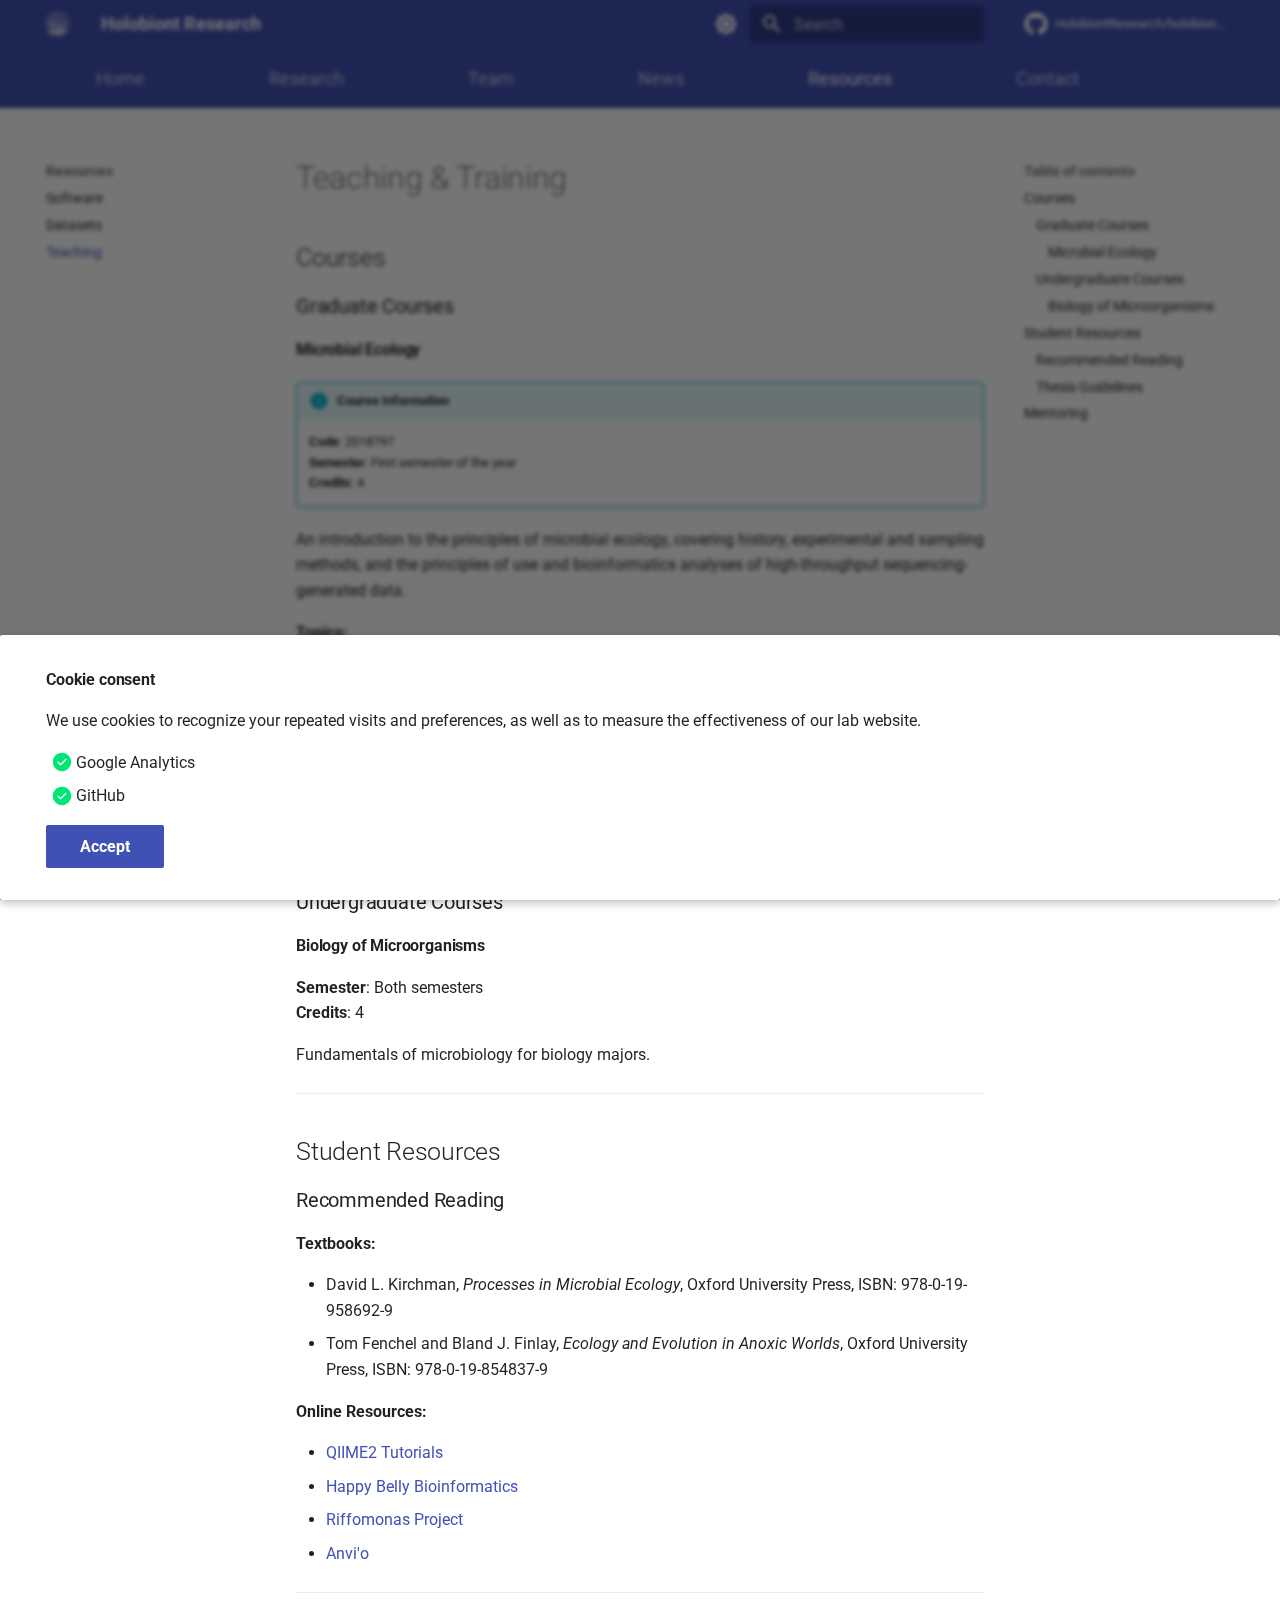
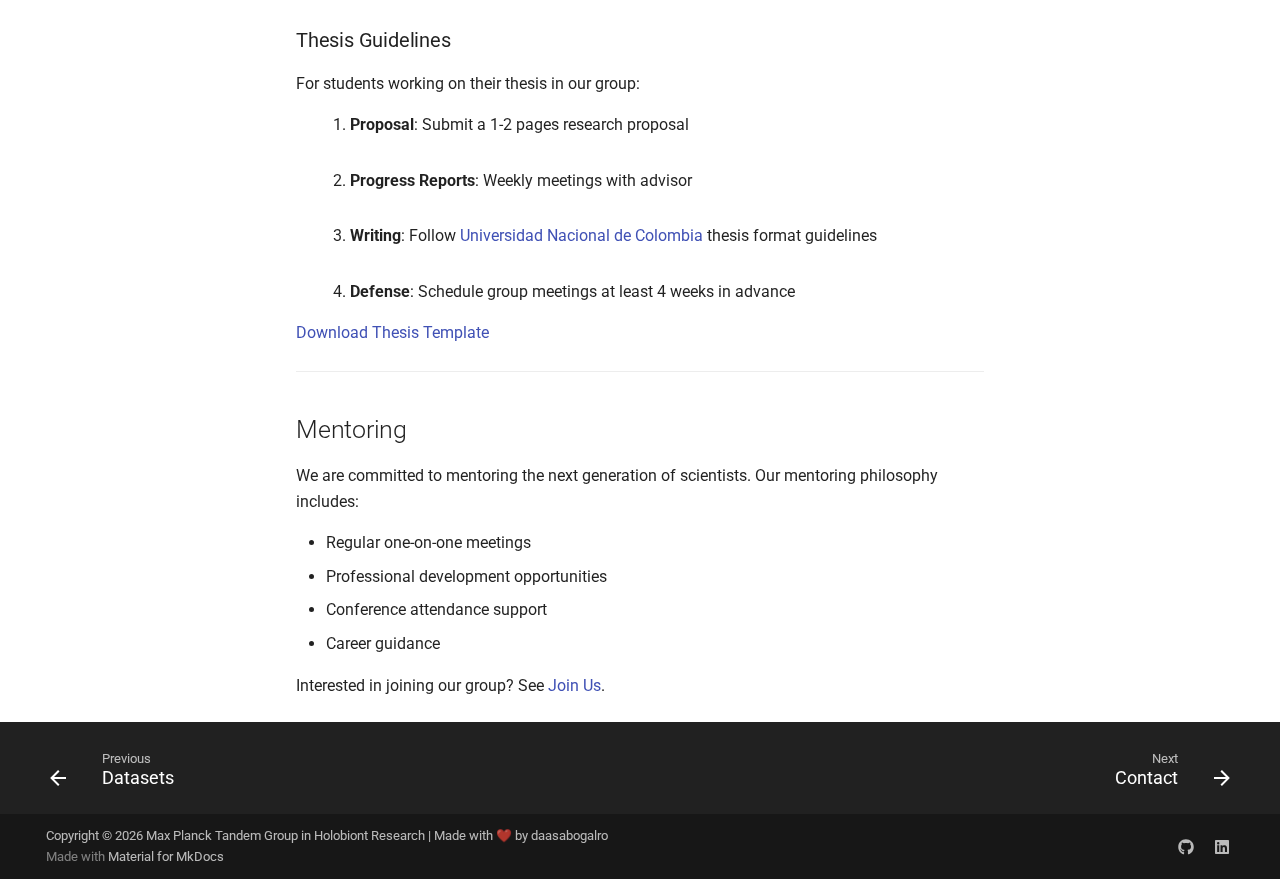
<file: resources/teaching/index.html>
<!doctype html>
<html lang="en" class="no-js">
  <head>
    
      <meta charset="utf-8">
      <meta name="viewport" content="width=device-width,initial-scale=1">
      
        <meta name="description" content="Research group focused understanding the mechanisms that determine the diversity patterns of microbial communities of agricultural and livestock systems.">
      
      
        <meta name="author" content="Daniel Antonio Sabogal">
      
      
        <link rel="canonical" href="https://holobionts.xyz/resources/teaching/">
      
      
        <link rel="prev" href="../datasets/">
      
      
        <link rel="next" href="../../contact/">
      
      
        
      
      
      <link rel="icon" href="../../assets/holobionts_logo_minimal_white.webp">
      <meta name="generator" content="mkdocs-1.6.1, mkdocs-material-9.7.1">
    
    
      
        <title>Teaching - Holobiont Research</title>
      
    
    
      <link rel="stylesheet" href="../../assets/stylesheets/main.484c7ddc.min.css">
      
        
        <link rel="stylesheet" href="../../assets/stylesheets/palette.ab4e12ef.min.css">
      
      


    
    
      
    
    
      
        
        
        <link rel="preconnect" href="https://fonts.gstatic.com" crossorigin>
        <link rel="stylesheet" href="https://fonts.googleapis.com/css?family=Roboto:300,300i,400,400i,700,700i%7CRoboto+Mono:400,400i,700,700i&display=fallback">
        <style>:root{--md-text-font:"Roboto";--md-code-font:"Roboto Mono"}</style>
      
    
    
      <link rel="stylesheet" href="../../stylesheets/extra.css">
    
    <script>__md_scope=new URL("../..",location),__md_hash=e=>[...e].reduce(((e,_)=>(e<<5)-e+_.charCodeAt(0)),0),__md_get=(e,_=localStorage,t=__md_scope)=>JSON.parse(_.getItem(t.pathname+"."+e)),__md_set=(e,_,t=localStorage,a=__md_scope)=>{try{t.setItem(a.pathname+"."+e,JSON.stringify(_))}catch(e){}}</script>
    
      
  


  
  

<script id="__analytics">function __md_analytics(){function e(){dataLayer.push(arguments)}window.dataLayer=window.dataLayer||[],e("js",new Date),e("config","G-150JV6FP1C"),document.addEventListener("DOMContentLoaded",(function(){document.forms.search&&document.forms.search.query.addEventListener("blur",(function(){this.value&&e("event","search",{search_term:this.value})}));document$.subscribe((function(){var t=document.forms.feedback;if(void 0!==t)for(var a of t.querySelectorAll("[type=submit]"))a.addEventListener("click",(function(a){a.preventDefault();var n=document.location.pathname,d=this.getAttribute("data-md-value");e("event","feedback",{page:n,data:d}),t.firstElementChild.disabled=!0;var r=t.querySelector(".md-feedback__note [data-md-value='"+d+"']");r&&(r.hidden=!1)})),t.hidden=!1})),location$.subscribe((function(t){e("config","G-150JV6FP1C",{page_path:t.pathname})}))}));var t=document.createElement("script");t.async=!0,t.src="https://www.googletagmanager.com/gtag/js?id=G-150JV6FP1C",document.getElementById("__analytics").insertAdjacentElement("afterEnd",t)}</script>
  
    <script>if("undefined"!=typeof __md_analytics){var consent=__md_get("__consent");consent&&consent.analytics&&__md_analytics()}</script>
  

    
    
  </head>
  
  
    
    
      
    
    
    
    
    <body dir="ltr" data-md-color-scheme="default" data-md-color-primary="indigo" data-md-color-accent="indigo">
  
    
    <input class="md-toggle" data-md-toggle="drawer" type="checkbox" id="__drawer" autocomplete="off">
    <input class="md-toggle" data-md-toggle="search" type="checkbox" id="__search" autocomplete="off">
    <label class="md-overlay" for="__drawer"></label>
    <div data-md-component="skip">
      
        
        <a href="#teaching-training" class="md-skip">
          Skip to content
        </a>
      
    </div>
    <div data-md-component="announce">
      
    </div>
    
    
      

<header class="md-header" data-md-component="header">
  <nav class="md-header__inner md-grid" aria-label="Header">
    <a href="../.." title="Holobiont Research" class="md-header__button md-logo" aria-label="Holobiont Research" data-md-component="logo">
      
  <img src="../../assets/holobionts_logo_minimal_white.webp" alt="logo">

    </a>
    <label class="md-header__button md-icon" for="__drawer">
      
      <svg xmlns="http://www.w3.org/2000/svg" viewBox="0 0 24 24"><path d="M3 6h18v2H3zm0 5h18v2H3zm0 5h18v2H3z"/></svg>
    </label>
    <div class="md-header__title" data-md-component="header-title">
      <div class="md-header__ellipsis">
        <div class="md-header__topic">
          <span class="md-ellipsis">
            Holobiont Research
          </span>
        </div>
        <div class="md-header__topic" data-md-component="header-topic">
          <span class="md-ellipsis">
            
              Teaching
            
          </span>
        </div>
      </div>
    </div>
    
      
        <form class="md-header__option" data-md-component="palette">
  
    
    
    
    <input class="md-option" data-md-color-media="(prefers-color-scheme: light)" data-md-color-scheme="default" data-md-color-primary="indigo" data-md-color-accent="indigo"  aria-label="Switch to dark mode"  type="radio" name="__palette" id="__palette_0">
    
      <label class="md-header__button md-icon" title="Switch to dark mode" for="__palette_1" hidden>
        <svg xmlns="http://www.w3.org/2000/svg" viewBox="0 0 24 24"><path d="M12 8a4 4 0 0 0-4 4 4 4 0 0 0 4 4 4 4 0 0 0 4-4 4 4 0 0 0-4-4m0 10a6 6 0 0 1-6-6 6 6 0 0 1 6-6 6 6 0 0 1 6 6 6 6 0 0 1-6 6m8-9.31V4h-4.69L12 .69 8.69 4H4v4.69L.69 12 4 15.31V20h4.69L12 23.31 15.31 20H20v-4.69L23.31 12z"/></svg>
      </label>
    
  
    
    
    
    <input class="md-option" data-md-color-media="(prefers-color-scheme: dark)" data-md-color-scheme="slate" data-md-color-primary="indigo" data-md-color-accent="indigo"  aria-label="Switch to light mode"  type="radio" name="__palette" id="__palette_1">
    
      <label class="md-header__button md-icon" title="Switch to light mode" for="__palette_0" hidden>
        <svg xmlns="http://www.w3.org/2000/svg" viewBox="0 0 24 24"><path d="M12 18c-.89 0-1.74-.2-2.5-.55C11.56 16.5 13 14.42 13 12s-1.44-4.5-3.5-5.45C10.26 6.2 11.11 6 12 6a6 6 0 0 1 6 6 6 6 0 0 1-6 6m8-9.31V4h-4.69L12 .69 8.69 4H4v4.69L.69 12 4 15.31V20h4.69L12 23.31 15.31 20H20v-4.69L23.31 12z"/></svg>
      </label>
    
  
</form>
      
    
    
      <script>var palette=__md_get("__palette");if(palette&&palette.color){if("(prefers-color-scheme)"===palette.color.media){var media=matchMedia("(prefers-color-scheme: light)"),input=document.querySelector(media.matches?"[data-md-color-media='(prefers-color-scheme: light)']":"[data-md-color-media='(prefers-color-scheme: dark)']");palette.color.media=input.getAttribute("data-md-color-media"),palette.color.scheme=input.getAttribute("data-md-color-scheme"),palette.color.primary=input.getAttribute("data-md-color-primary"),palette.color.accent=input.getAttribute("data-md-color-accent")}for(var[key,value]of Object.entries(palette.color))document.body.setAttribute("data-md-color-"+key,value)}</script>
    
    
    
      
      
        <label class="md-header__button md-icon" for="__search">
          
          <svg xmlns="http://www.w3.org/2000/svg" viewBox="0 0 24 24"><path d="M9.5 3A6.5 6.5 0 0 1 16 9.5c0 1.61-.59 3.09-1.56 4.23l.27.27h.79l5 5-1.5 1.5-5-5v-.79l-.27-.27A6.52 6.52 0 0 1 9.5 16 6.5 6.5 0 0 1 3 9.5 6.5 6.5 0 0 1 9.5 3m0 2C7 5 5 7 5 9.5S7 14 9.5 14 14 12 14 9.5 12 5 9.5 5"/></svg>
        </label>
        <div class="md-search" data-md-component="search" role="dialog">
  <label class="md-search__overlay" for="__search"></label>
  <div class="md-search__inner" role="search">
    <form class="md-search__form" name="search">
      <input type="text" class="md-search__input" name="query" aria-label="Search" placeholder="Search" autocapitalize="off" autocorrect="off" autocomplete="off" spellcheck="false" data-md-component="search-query" required>
      <label class="md-search__icon md-icon" for="__search">
        
        <svg xmlns="http://www.w3.org/2000/svg" viewBox="0 0 24 24"><path d="M9.5 3A6.5 6.5 0 0 1 16 9.5c0 1.61-.59 3.09-1.56 4.23l.27.27h.79l5 5-1.5 1.5-5-5v-.79l-.27-.27A6.52 6.52 0 0 1 9.5 16 6.5 6.5 0 0 1 3 9.5 6.5 6.5 0 0 1 9.5 3m0 2C7 5 5 7 5 9.5S7 14 9.5 14 14 12 14 9.5 12 5 9.5 5"/></svg>
        
        <svg xmlns="http://www.w3.org/2000/svg" viewBox="0 0 24 24"><path d="M20 11v2H8l5.5 5.5-1.42 1.42L4.16 12l7.92-7.92L13.5 5.5 8 11z"/></svg>
      </label>
      <nav class="md-search__options" aria-label="Search">
        
        <button type="reset" class="md-search__icon md-icon" title="Clear" aria-label="Clear" tabindex="-1">
          
          <svg xmlns="http://www.w3.org/2000/svg" viewBox="0 0 24 24"><path d="M19 6.41 17.59 5 12 10.59 6.41 5 5 6.41 10.59 12 5 17.59 6.41 19 12 13.41 17.59 19 19 17.59 13.41 12z"/></svg>
        </button>
      </nav>
      
        <div class="md-search__suggest" data-md-component="search-suggest"></div>
      
    </form>
    <div class="md-search__output">
      <div class="md-search__scrollwrap" tabindex="0" data-md-scrollfix>
        <div class="md-search-result" data-md-component="search-result">
          <div class="md-search-result__meta">
            Initializing search
          </div>
          <ol class="md-search-result__list" role="presentation"></ol>
        </div>
      </div>
    </div>
  </div>
</div>
      
    
    
      <div class="md-header__source">
        <a href="https://github.com/HolobiontResearch/holobionts-website" title="Go to repository" class="md-source" data-md-component="source">
  <div class="md-source__icon md-icon">
    
    <svg xmlns="http://www.w3.org/2000/svg" viewBox="0 0 512 512"><!--! Font Awesome Free 7.1.0 by @fontawesome - https://fontawesome.com License - https://fontawesome.com/license/free (Icons: CC BY 4.0, Fonts: SIL OFL 1.1, Code: MIT License) Copyright 2025 Fonticons, Inc.--><path d="M173.9 397.4c0 2-2.3 3.6-5.2 3.6-3.3.3-5.6-1.3-5.6-3.6 0-2 2.3-3.6 5.2-3.6 3-.3 5.6 1.3 5.6 3.6m-31.1-4.5c-.7 2 1.3 4.3 4.3 4.9 2.6 1 5.6 0 6.2-2s-1.3-4.3-4.3-5.2c-2.6-.7-5.5.3-6.2 2.3m44.2-1.7c-2.9.7-4.9 2.6-4.6 4.9.3 2 2.9 3.3 5.9 2.6 2.9-.7 4.9-2.6 4.6-4.6-.3-1.9-3-3.2-5.9-2.9M252.8 8C114.1 8 8 113.3 8 252c0 110.9 69.8 205.8 169.5 239.2 12.8 2.3 17.3-5.6 17.3-12.1 0-6.2-.3-40.4-.3-61.4 0 0-70 15-84.7-29.8 0 0-11.4-29.1-27.8-36.6 0 0-22.9-15.7 1.6-15.4 0 0 24.9 2 38.6 25.8 21.9 38.6 58.6 27.5 72.9 20.9 2.3-16 8.8-27.1 16-33.7-55.9-6.2-112.3-14.3-112.3-110.5 0-27.5 7.6-41.3 23.6-58.9-2.6-6.5-11.1-33.3 2.6-67.9 20.9-6.5 69 27 69 27 20-5.6 41.5-8.5 62.8-8.5s42.8 2.9 62.8 8.5c0 0 48.1-33.6 69-27 13.7 34.7 5.2 61.4 2.6 67.9 16 17.7 25.8 31.5 25.8 58.9 0 96.5-58.9 104.2-114.8 110.5 9.2 7.9 17 22.9 17 46.4 0 33.7-.3 75.4-.3 83.6 0 6.5 4.6 14.4 17.3 12.1C436.2 457.8 504 362.9 504 252 504 113.3 391.5 8 252.8 8M105.2 352.9c-1.3 1-1 3.3.7 5.2 1.6 1.6 3.9 2.3 5.2 1 1.3-1 1-3.3-.7-5.2-1.6-1.6-3.9-2.3-5.2-1m-10.8-8.1c-.7 1.3.3 2.9 2.3 3.9 1.6 1 3.6.7 4.3-.7.7-1.3-.3-2.9-2.3-3.9-2-.6-3.6-.3-4.3.7m32.4 35.6c-1.6 1.3-1 4.3 1.3 6.2 2.3 2.3 5.2 2.6 6.5 1 1.3-1.3.7-4.3-1.3-6.2-2.2-2.3-5.2-2.6-6.5-1m-11.4-14.7c-1.6 1-1.6 3.6 0 5.9s4.3 3.3 5.6 2.3c1.6-1.3 1.6-3.9 0-6.2-1.4-2.3-4-3.3-5.6-2"/></svg>
  </div>
  <div class="md-source__repository">
    HolobiontResearch/holobionts-website
  </div>
</a>
      </div>
    
  </nav>
  
</header>
    
    <div class="md-container" data-md-component="container">
      
      
        
          
            
<nav class="md-tabs" aria-label="Tabs" data-md-component="tabs">
  <div class="md-grid">
    <ul class="md-tabs__list">
      
        
  
  
  
  
    <li class="md-tabs__item">
      <a href="../.." class="md-tabs__link">
        
  
  
    
  
  Home

      </a>
    </li>
  

      
        
  
  
  
  
    
    
      <li class="md-tabs__item">
        <a href="../../research/" class="md-tabs__link">
          
  
  
  Research

        </a>
      </li>
    
  

      
        
  
  
  
  
    
    
      <li class="md-tabs__item">
        <a href="../../team/" class="md-tabs__link">
          
  
  
  Team

        </a>
      </li>
    
  

      
        
  
  
  
  
    <li class="md-tabs__item">
      <a href="../../news/" class="md-tabs__link">
        
  
  
    
  
  News

      </a>
    </li>
  

      
        
  
  
  
    
  
  
    
    
      <li class="md-tabs__item md-tabs__item--active">
        <a href="../software/" class="md-tabs__link">
          
  
  
  Resources

        </a>
      </li>
    
  

      
        
  
  
  
  
    <li class="md-tabs__item">
      <a href="../../contact/" class="md-tabs__link">
        
  
  
    
  
  Contact

      </a>
    </li>
  

      
    </ul>
  </div>
</nav>
          
        
      
      <main class="md-main" data-md-component="main">
        <div class="md-main__inner md-grid">
          
            
              
              <div class="md-sidebar md-sidebar--primary" data-md-component="sidebar" data-md-type="navigation" >
                <div class="md-sidebar__scrollwrap">
                  <div class="md-sidebar__inner">
                    


  


<nav class="md-nav md-nav--primary md-nav--lifted" aria-label="Navigation" data-md-level="0">
  <label class="md-nav__title" for="__drawer">
    <a href="../.." title="Holobiont Research" class="md-nav__button md-logo" aria-label="Holobiont Research" data-md-component="logo">
      
  <img src="../../assets/holobionts_logo_minimal_white.webp" alt="logo">

    </a>
    Holobiont Research
  </label>
  
    <div class="md-nav__source">
      <a href="https://github.com/HolobiontResearch/holobionts-website" title="Go to repository" class="md-source" data-md-component="source">
  <div class="md-source__icon md-icon">
    
    <svg xmlns="http://www.w3.org/2000/svg" viewBox="0 0 512 512"><!--! Font Awesome Free 7.1.0 by @fontawesome - https://fontawesome.com License - https://fontawesome.com/license/free (Icons: CC BY 4.0, Fonts: SIL OFL 1.1, Code: MIT License) Copyright 2025 Fonticons, Inc.--><path d="M173.9 397.4c0 2-2.3 3.6-5.2 3.6-3.3.3-5.6-1.3-5.6-3.6 0-2 2.3-3.6 5.2-3.6 3-.3 5.6 1.3 5.6 3.6m-31.1-4.5c-.7 2 1.3 4.3 4.3 4.9 2.6 1 5.6 0 6.2-2s-1.3-4.3-4.3-5.2c-2.6-.7-5.5.3-6.2 2.3m44.2-1.7c-2.9.7-4.9 2.6-4.6 4.9.3 2 2.9 3.3 5.9 2.6 2.9-.7 4.9-2.6 4.6-4.6-.3-1.9-3-3.2-5.9-2.9M252.8 8C114.1 8 8 113.3 8 252c0 110.9 69.8 205.8 169.5 239.2 12.8 2.3 17.3-5.6 17.3-12.1 0-6.2-.3-40.4-.3-61.4 0 0-70 15-84.7-29.8 0 0-11.4-29.1-27.8-36.6 0 0-22.9-15.7 1.6-15.4 0 0 24.9 2 38.6 25.8 21.9 38.6 58.6 27.5 72.9 20.9 2.3-16 8.8-27.1 16-33.7-55.9-6.2-112.3-14.3-112.3-110.5 0-27.5 7.6-41.3 23.6-58.9-2.6-6.5-11.1-33.3 2.6-67.9 20.9-6.5 69 27 69 27 20-5.6 41.5-8.5 62.8-8.5s42.8 2.9 62.8 8.5c0 0 48.1-33.6 69-27 13.7 34.7 5.2 61.4 2.6 67.9 16 17.7 25.8 31.5 25.8 58.9 0 96.5-58.9 104.2-114.8 110.5 9.2 7.9 17 22.9 17 46.4 0 33.7-.3 75.4-.3 83.6 0 6.5 4.6 14.4 17.3 12.1C436.2 457.8 504 362.9 504 252 504 113.3 391.5 8 252.8 8M105.2 352.9c-1.3 1-1 3.3.7 5.2 1.6 1.6 3.9 2.3 5.2 1 1.3-1 1-3.3-.7-5.2-1.6-1.6-3.9-2.3-5.2-1m-10.8-8.1c-.7 1.3.3 2.9 2.3 3.9 1.6 1 3.6.7 4.3-.7.7-1.3-.3-2.9-2.3-3.9-2-.6-3.6-.3-4.3.7m32.4 35.6c-1.6 1.3-1 4.3 1.3 6.2 2.3 2.3 5.2 2.6 6.5 1 1.3-1.3.7-4.3-1.3-6.2-2.2-2.3-5.2-2.6-6.5-1m-11.4-14.7c-1.6 1-1.6 3.6 0 5.9s4.3 3.3 5.6 2.3c1.6-1.3 1.6-3.9 0-6.2-1.4-2.3-4-3.3-5.6-2"/></svg>
  </div>
  <div class="md-source__repository">
    HolobiontResearch/holobionts-website
  </div>
</a>
    </div>
  
  <ul class="md-nav__list" data-md-scrollfix>
    
      
      
  
  
  
  
    <li class="md-nav__item">
      <a href="../.." class="md-nav__link">
        
  
  
  <span class="md-ellipsis">
    
  
    Home
  

    
  </span>
  
  

      </a>
    </li>
  

    
      
      
  
  
  
  
    
    
    
    
      
      
        
      
    
    
    <li class="md-nav__item md-nav__item--nested">
      
        
        
        <input class="md-nav__toggle md-toggle " type="checkbox" id="__nav_2" >
        
          
          <label class="md-nav__link" for="__nav_2" id="__nav_2_label" tabindex="0">
            
  
  
  <span class="md-ellipsis">
    
  
    Research
  

    
  </span>
  
  

            <span class="md-nav__icon md-icon"></span>
          </label>
        
        <nav class="md-nav" data-md-level="1" aria-labelledby="__nav_2_label" aria-expanded="false">
          <label class="md-nav__title" for="__nav_2">
            <span class="md-nav__icon md-icon"></span>
            
  
    Research
  

          </label>
          <ul class="md-nav__list" data-md-scrollfix>
            
              
                
  
  
  
  
    <li class="md-nav__item">
      <a href="../../research/" class="md-nav__link">
        
  
  
  <span class="md-ellipsis">
    
  
    Overview
  

    
  </span>
  
  

      </a>
    </li>
  

              
            
              
                
  
  
  
  
    <li class="md-nav__item">
      <a href="../../research/projects/" class="md-nav__link">
        
  
  
  <span class="md-ellipsis">
    
  
    Projects
  

    
  </span>
  
  

      </a>
    </li>
  

              
            
              
                
  
  
  
  
    <li class="md-nav__item">
      <a href="../../research/publications/" class="md-nav__link">
        
  
  
  <span class="md-ellipsis">
    
  
    Publications
  

    
  </span>
  
  

      </a>
    </li>
  

              
            
          </ul>
        </nav>
      
    </li>
  

    
      
      
  
  
  
  
    
    
    
    
      
      
        
      
    
    
    <li class="md-nav__item md-nav__item--nested">
      
        
        
        <input class="md-nav__toggle md-toggle " type="checkbox" id="__nav_3" >
        
          
          <label class="md-nav__link" for="__nav_3" id="__nav_3_label" tabindex="0">
            
  
  
  <span class="md-ellipsis">
    
  
    Team
  

    
  </span>
  
  

            <span class="md-nav__icon md-icon"></span>
          </label>
        
        <nav class="md-nav" data-md-level="1" aria-labelledby="__nav_3_label" aria-expanded="false">
          <label class="md-nav__title" for="__nav_3">
            <span class="md-nav__icon md-icon"></span>
            
  
    Team
  

          </label>
          <ul class="md-nav__list" data-md-scrollfix>
            
              
                
  
  
  
  
    <li class="md-nav__item">
      <a href="../../team/" class="md-nav__link">
        
  
  
  <span class="md-ellipsis">
    
  
    Members
  

    
  </span>
  
  

      </a>
    </li>
  

              
            
              
                
  
  
  
  
    <li class="md-nav__item">
      <a href="../../team/alumni/" class="md-nav__link">
        
  
  
  <span class="md-ellipsis">
    
  
    Alumni
  

    
  </span>
  
  

      </a>
    </li>
  

              
            
              
                
  
  
  
  
    <li class="md-nav__item">
      <a href="../../team/join/" class="md-nav__link">
        
  
  
  <span class="md-ellipsis">
    
  
    Join Us
  

    
  </span>
  
  

      </a>
    </li>
  

              
            
          </ul>
        </nav>
      
    </li>
  

    
      
      
  
  
  
  
    <li class="md-nav__item">
      <a href="../../news/" class="md-nav__link">
        
  
  
  <span class="md-ellipsis">
    
  
    News
  

    
  </span>
  
  

      </a>
    </li>
  

    
      
      
  
  
    
  
  
  
    
    
    
    
      
        
        
      
      
        
      
    
    
    <li class="md-nav__item md-nav__item--active md-nav__item--section md-nav__item--nested">
      
        
        
        <input class="md-nav__toggle md-toggle " type="checkbox" id="__nav_5" checked>
        
          
          <label class="md-nav__link" for="__nav_5" id="__nav_5_label" tabindex="">
            
  
  
  <span class="md-ellipsis">
    
  
    Resources
  

    
  </span>
  
  

            <span class="md-nav__icon md-icon"></span>
          </label>
        
        <nav class="md-nav" data-md-level="1" aria-labelledby="__nav_5_label" aria-expanded="true">
          <label class="md-nav__title" for="__nav_5">
            <span class="md-nav__icon md-icon"></span>
            
  
    Resources
  

          </label>
          <ul class="md-nav__list" data-md-scrollfix>
            
              
                
  
  
  
  
    <li class="md-nav__item">
      <a href="../software/" class="md-nav__link">
        
  
  
  <span class="md-ellipsis">
    
  
    Software
  

    
  </span>
  
  

      </a>
    </li>
  

              
            
              
                
  
  
  
  
    <li class="md-nav__item">
      <a href="../datasets/" class="md-nav__link">
        
  
  
  <span class="md-ellipsis">
    
  
    Datasets
  

    
  </span>
  
  

      </a>
    </li>
  

              
            
              
                
  
  
    
  
  
  
    <li class="md-nav__item md-nav__item--active">
      
      <input class="md-nav__toggle md-toggle" type="checkbox" id="__toc">
      
      
        
      
      
        <label class="md-nav__link md-nav__link--active" for="__toc">
          
  
  
  <span class="md-ellipsis">
    
  
    Teaching
  

    
  </span>
  
  

          <span class="md-nav__icon md-icon"></span>
        </label>
      
      <a href="./" class="md-nav__link md-nav__link--active">
        
  
  
  <span class="md-ellipsis">
    
  
    Teaching
  

    
  </span>
  
  

      </a>
      
        

<nav class="md-nav md-nav--secondary" aria-label="Table of contents">
  
  
  
    
  
  
    <label class="md-nav__title" for="__toc">
      <span class="md-nav__icon md-icon"></span>
      Table of contents
    </label>
    <ul class="md-nav__list" data-md-component="toc" data-md-scrollfix>
      
        <li class="md-nav__item">
  <a href="#courses" class="md-nav__link">
    <span class="md-ellipsis">
      
        Courses
      
    </span>
  </a>
  
    <nav class="md-nav" aria-label="Courses">
      <ul class="md-nav__list">
        
          <li class="md-nav__item">
  <a href="#graduate-courses" class="md-nav__link">
    <span class="md-ellipsis">
      
        Graduate Courses
      
    </span>
  </a>
  
    <nav class="md-nav" aria-label="Graduate Courses">
      <ul class="md-nav__list">
        
          <li class="md-nav__item">
  <a href="#microbial-ecology" class="md-nav__link">
    <span class="md-ellipsis">
      
        Microbial Ecology
      
    </span>
  </a>
  
</li>
        
      </ul>
    </nav>
  
</li>
        
          <li class="md-nav__item">
  <a href="#undergraduate-courses" class="md-nav__link">
    <span class="md-ellipsis">
      
        Undergraduate Courses
      
    </span>
  </a>
  
    <nav class="md-nav" aria-label="Undergraduate Courses">
      <ul class="md-nav__list">
        
          <li class="md-nav__item">
  <a href="#biology-of-microorganisms" class="md-nav__link">
    <span class="md-ellipsis">
      
        Biology of Microorganisms
      
    </span>
  </a>
  
</li>
        
      </ul>
    </nav>
  
</li>
        
      </ul>
    </nav>
  
</li>
      
        <li class="md-nav__item">
  <a href="#student-resources" class="md-nav__link">
    <span class="md-ellipsis">
      
        Student Resources
      
    </span>
  </a>
  
    <nav class="md-nav" aria-label="Student Resources">
      <ul class="md-nav__list">
        
          <li class="md-nav__item">
  <a href="#recommended-reading" class="md-nav__link">
    <span class="md-ellipsis">
      
        Recommended Reading
      
    </span>
  </a>
  
</li>
        
          <li class="md-nav__item">
  <a href="#thesis-guidelines" class="md-nav__link">
    <span class="md-ellipsis">
      
        Thesis Guidelines
      
    </span>
  </a>
  
</li>
        
      </ul>
    </nav>
  
</li>
      
        <li class="md-nav__item">
  <a href="#mentoring" class="md-nav__link">
    <span class="md-ellipsis">
      
        Mentoring
      
    </span>
  </a>
  
</li>
      
    </ul>
  
</nav>
      
    </li>
  

              
            
          </ul>
        </nav>
      
    </li>
  

    
      
      
  
  
  
  
    <li class="md-nav__item">
      <a href="../../contact/" class="md-nav__link">
        
  
  
  <span class="md-ellipsis">
    
  
    Contact
  

    
  </span>
  
  

      </a>
    </li>
  

    
  </ul>
</nav>
                  </div>
                </div>
              </div>
            
            
              
              <div class="md-sidebar md-sidebar--secondary" data-md-component="sidebar" data-md-type="toc" >
                <div class="md-sidebar__scrollwrap">
                  <div class="md-sidebar__inner">
                    

<nav class="md-nav md-nav--secondary" aria-label="Table of contents">
  
  
  
    
  
  
    <label class="md-nav__title" for="__toc">
      <span class="md-nav__icon md-icon"></span>
      Table of contents
    </label>
    <ul class="md-nav__list" data-md-component="toc" data-md-scrollfix>
      
        <li class="md-nav__item">
  <a href="#courses" class="md-nav__link">
    <span class="md-ellipsis">
      
        Courses
      
    </span>
  </a>
  
    <nav class="md-nav" aria-label="Courses">
      <ul class="md-nav__list">
        
          <li class="md-nav__item">
  <a href="#graduate-courses" class="md-nav__link">
    <span class="md-ellipsis">
      
        Graduate Courses
      
    </span>
  </a>
  
    <nav class="md-nav" aria-label="Graduate Courses">
      <ul class="md-nav__list">
        
          <li class="md-nav__item">
  <a href="#microbial-ecology" class="md-nav__link">
    <span class="md-ellipsis">
      
        Microbial Ecology
      
    </span>
  </a>
  
</li>
        
      </ul>
    </nav>
  
</li>
        
          <li class="md-nav__item">
  <a href="#undergraduate-courses" class="md-nav__link">
    <span class="md-ellipsis">
      
        Undergraduate Courses
      
    </span>
  </a>
  
    <nav class="md-nav" aria-label="Undergraduate Courses">
      <ul class="md-nav__list">
        
          <li class="md-nav__item">
  <a href="#biology-of-microorganisms" class="md-nav__link">
    <span class="md-ellipsis">
      
        Biology of Microorganisms
      
    </span>
  </a>
  
</li>
        
      </ul>
    </nav>
  
</li>
        
      </ul>
    </nav>
  
</li>
      
        <li class="md-nav__item">
  <a href="#student-resources" class="md-nav__link">
    <span class="md-ellipsis">
      
        Student Resources
      
    </span>
  </a>
  
    <nav class="md-nav" aria-label="Student Resources">
      <ul class="md-nav__list">
        
          <li class="md-nav__item">
  <a href="#recommended-reading" class="md-nav__link">
    <span class="md-ellipsis">
      
        Recommended Reading
      
    </span>
  </a>
  
</li>
        
          <li class="md-nav__item">
  <a href="#thesis-guidelines" class="md-nav__link">
    <span class="md-ellipsis">
      
        Thesis Guidelines
      
    </span>
  </a>
  
</li>
        
      </ul>
    </nav>
  
</li>
      
        <li class="md-nav__item">
  <a href="#mentoring" class="md-nav__link">
    <span class="md-ellipsis">
      
        Mentoring
      
    </span>
  </a>
  
</li>
      
    </ul>
  
</nav>
                  </div>
                </div>
              </div>
            
          
          
            <div class="md-content" data-md-component="content">
              
              <article class="md-content__inner md-typeset">
                
                  


  
  


<h1 id="teaching-training">Teaching &amp; Training</h1>
<h2 id="courses">Courses</h2>
<h3 id="graduate-courses">Graduate Courses</h3>
<h4 id="microbial-ecology">Microbial Ecology</h4>
<div class="admonition info">
<p class="admonition-title">Course Information</p>
<p><strong>Code</strong>: 2018797<br />
<strong>Semester</strong>: First semester of the year<br />
<strong>Credits</strong>: 4</p>
</div>
<p>An introduction to the principles of microbial ecology, covering history, experimental and sampling methods, and the principles of use and bioinformatics analyses of high-throughput sequencing-generated data.</p>
<p><strong>Topics:</strong></p>
<ul>
<li>Microbial diversity </li>
<li>Microbial interactions</li>
<li>Methods in microbial ecology</li>
<li>Bioinformatics analyses of sequencing data</li>
</ul>
<p><strong>Prerequisites:</strong> Basic ecology, </p>
<hr />
<!--
#### Bioinformatics for Microbiome Research

!!! info "Course Information"
    **Code**: [Course Code]  
    **Semester**: Spring  
    **Credits**: 3

Hands-on training in computational methods for analyzing microbiome sequencing data.

**Topics:**

- Linux command line basics
- Sequence quality control
- Amplicon data analysis (QIIME2, DADA2)
- Metagenomic analysis
- Statistical methods for microbiome data
- Data visualization in R

**Prerequisites:** Basic statistics, introductory biology

---
-->

<h3 id="undergraduate-courses">Undergraduate Courses</h3>
<h4 id="biology-of-microorganisms">Biology of Microorganisms</h4>
<p><strong>Semester</strong>: Both semesters<br />
<strong>Credits</strong>: 4</p>
<p>Fundamentals of microbiology for biology majors.</p>
<hr />
<h2 id="student-resources">Student Resources</h2>
<h3 id="recommended-reading">Recommended Reading</h3>
<p><strong>Textbooks:</strong></p>
<ul>
<li>David L. Kirchman, <em>Processes in Microbial Ecology</em>, Oxford University Press, ISBN: 978-0-19-958692-9</li>
<li>Tom Fenchel and Bland J. Finlay, <em>Ecology and Evolution in Anoxic Worlds</em>, Oxford University Press, ISBN: 978-0-19-854837-9</li>
</ul>
<p><strong>Online Resources:</strong></p>
<ul>
<li><a href="https://docs.qiime2.org/">QIIME2 Tutorials</a></li>
<li><a href="https://astrobiomike.github.io/">Happy Belly Bioinformatics</a></li>
<li><a href="https://riffomonas.org/">Riffomonas Project</a></li>
<li><a href="https://anvio.org/learn/">Anvi'o</a></li>
</ul>
<hr />
<h3 id="thesis-guidelines">Thesis Guidelines</h3>
<p>For students working on their thesis in our group:</p>
<ol>
<li><strong>Proposal</strong>: Submit a 1-2 pages research proposal</li>
<li><strong>Progress Reports</strong>: Weekly meetings with advisor</li>
<li><strong>Writing</strong>: Follow <a href="https://legal.unal.edu.co/rlunal/home/doc.jsp?d_i=81071">Universidad Nacional de Colombia</a> thesis format guidelines</li>
<li><strong>Defense</strong>: Schedule group meetings at least 4 weeks in advance</li>
</ol>
<p><a href="https://www.overleaf.com/latex/templates/plantilla-tesis-trabajo-final-unal-2023/dpzjnmzwmmrg">Download Thesis Template</a></p>
<hr />
<h2 id="mentoring">Mentoring</h2>
<p>We are committed to mentoring the next generation of scientists. Our mentoring philosophy includes:</p>
<ul>
<li>Regular one-on-one meetings</li>
<li>Professional development opportunities</li>
<li>Conference attendance support</li>
<li>Career guidance</li>
</ul>
<p>Interested in joining our group? See <a href="../../team/join/">Join Us</a>.</p>









  




                
              </article>
            </div>
          
          
  <script>var tabs=__md_get("__tabs");if(Array.isArray(tabs))e:for(var set of document.querySelectorAll(".tabbed-set")){var labels=set.querySelector(".tabbed-labels");for(var tab of tabs)for(var label of labels.getElementsByTagName("label"))if(label.innerText.trim()===tab){var input=document.getElementById(label.htmlFor);input.checked=!0;continue e}}</script>

<script>var target=document.getElementById(location.hash.slice(1));target&&target.name&&(target.checked=target.name.startsWith("__tabbed_"))</script>
        </div>
        
          <button type="button" class="md-top md-icon" data-md-component="top" hidden>
  
  <svg xmlns="http://www.w3.org/2000/svg" viewBox="0 0 24 24"><path d="M13 20h-2V8l-5.5 5.5-1.42-1.42L12 4.16l7.92 7.92-1.42 1.42L13 8z"/></svg>
  Back to top
</button>
        
      </main>
      
        <footer class="md-footer">
  
    
      
      <nav class="md-footer__inner md-grid" aria-label="Footer" >
        
          
          <a href="../datasets/" class="md-footer__link md-footer__link--prev" aria-label="Previous: Datasets">
            <div class="md-footer__button md-icon">
              
              <svg xmlns="http://www.w3.org/2000/svg" viewBox="0 0 24 24"><path d="M20 11v2H8l5.5 5.5-1.42 1.42L4.16 12l7.92-7.92L13.5 5.5 8 11z"/></svg>
            </div>
            <div class="md-footer__title">
              <span class="md-footer__direction">
                Previous
              </span>
              <div class="md-ellipsis">
                Datasets
              </div>
            </div>
          </a>
        
        
          
          <a href="../../contact/" class="md-footer__link md-footer__link--next" aria-label="Next: Contact">
            <div class="md-footer__title">
              <span class="md-footer__direction">
                Next
              </span>
              <div class="md-ellipsis">
                Contact
              </div>
            </div>
            <div class="md-footer__button md-icon">
              
              <svg xmlns="http://www.w3.org/2000/svg" viewBox="0 0 24 24"><path d="M4 11v2h12l-5.5 5.5 1.42 1.42L19.84 12l-7.92-7.92L10.5 5.5 16 11z"/></svg>
            </div>
          </a>
        
      </nav>
    
  
  <div class="md-footer-meta md-typeset">
    <div class="md-footer-meta__inner md-grid">
      <div class="md-copyright">
  
    <div class="md-copyright__highlight">
      Copyright &copy; 2026 Max Planck Tandem Group in Holobiont Research | Made with ❤️ by <a href="https://github.com/daasabogalro">daasabogalro</a>
    </div>
  
  
    Made with
    <a href="https://squidfunk.github.io/mkdocs-material/" target="_blank" rel="noopener">
      Material for MkDocs
    </a>
  
</div>
      
        
<div class="md-social">
  
    
    
    
    
      
      
    
    <a href="https://github.com/HolobiontResearch" target="_blank" rel="noopener" title="github.com" class="md-social__link">
      <svg xmlns="http://www.w3.org/2000/svg" viewBox="0 0 512 512"><!--! Font Awesome Free 7.1.0 by @fontawesome - https://fontawesome.com License - https://fontawesome.com/license/free (Icons: CC BY 4.0, Fonts: SIL OFL 1.1, Code: MIT License) Copyright 2025 Fonticons, Inc.--><path d="M173.9 397.4c0 2-2.3 3.6-5.2 3.6-3.3.3-5.6-1.3-5.6-3.6 0-2 2.3-3.6 5.2-3.6 3-.3 5.6 1.3 5.6 3.6m-31.1-4.5c-.7 2 1.3 4.3 4.3 4.9 2.6 1 5.6 0 6.2-2s-1.3-4.3-4.3-5.2c-2.6-.7-5.5.3-6.2 2.3m44.2-1.7c-2.9.7-4.9 2.6-4.6 4.9.3 2 2.9 3.3 5.9 2.6 2.9-.7 4.9-2.6 4.6-4.6-.3-1.9-3-3.2-5.9-2.9M252.8 8C114.1 8 8 113.3 8 252c0 110.9 69.8 205.8 169.5 239.2 12.8 2.3 17.3-5.6 17.3-12.1 0-6.2-.3-40.4-.3-61.4 0 0-70 15-84.7-29.8 0 0-11.4-29.1-27.8-36.6 0 0-22.9-15.7 1.6-15.4 0 0 24.9 2 38.6 25.8 21.9 38.6 58.6 27.5 72.9 20.9 2.3-16 8.8-27.1 16-33.7-55.9-6.2-112.3-14.3-112.3-110.5 0-27.5 7.6-41.3 23.6-58.9-2.6-6.5-11.1-33.3 2.6-67.9 20.9-6.5 69 27 69 27 20-5.6 41.5-8.5 62.8-8.5s42.8 2.9 62.8 8.5c0 0 48.1-33.6 69-27 13.7 34.7 5.2 61.4 2.6 67.9 16 17.7 25.8 31.5 25.8 58.9 0 96.5-58.9 104.2-114.8 110.5 9.2 7.9 17 22.9 17 46.4 0 33.7-.3 75.4-.3 83.6 0 6.5 4.6 14.4 17.3 12.1C436.2 457.8 504 362.9 504 252 504 113.3 391.5 8 252.8 8M105.2 352.9c-1.3 1-1 3.3.7 5.2 1.6 1.6 3.9 2.3 5.2 1 1.3-1 1-3.3-.7-5.2-1.6-1.6-3.9-2.3-5.2-1m-10.8-8.1c-.7 1.3.3 2.9 2.3 3.9 1.6 1 3.6.7 4.3-.7.7-1.3-.3-2.9-2.3-3.9-2-.6-3.6-.3-4.3.7m32.4 35.6c-1.6 1.3-1 4.3 1.3 6.2 2.3 2.3 5.2 2.6 6.5 1 1.3-1.3.7-4.3-1.3-6.2-2.2-2.3-5.2-2.6-6.5-1m-11.4-14.7c-1.6 1-1.6 3.6 0 5.9s4.3 3.3 5.6 2.3c1.6-1.3 1.6-3.9 0-6.2-1.4-2.3-4-3.3-5.6-2"/></svg>
    </a>
  
    
    
    
    
      
      
    
    <a href="https://www.linkedin.com/in/max-planck-tandem-group-in-holobiont-research/" target="_blank" rel="noopener" title="www.linkedin.com" class="md-social__link">
      <svg xmlns="http://www.w3.org/2000/svg" viewBox="0 0 448 512"><!--! Font Awesome Free 7.1.0 by @fontawesome - https://fontawesome.com License - https://fontawesome.com/license/free (Icons: CC BY 4.0, Fonts: SIL OFL 1.1, Code: MIT License) Copyright 2025 Fonticons, Inc.--><path d="M416 32H31.9C14.3 32 0 46.5 0 64.3v383.4C0 465.5 14.3 480 31.9 480H416c17.6 0 32-14.5 32-32.3V64.3c0-17.8-14.4-32.3-32-32.3M135.4 416H69V202.2h66.5V416zM102.2 96a38.5 38.5 0 1 1 0 77 38.5 38.5 0 1 1 0-77m282.1 320h-66.4V312c0-24.8-.5-56.7-34.5-56.7-34.6 0-39.9 27-39.9 54.9V416h-66.4V202.2h63.7v29.2h.9c8.9-16.8 30.6-34.5 62.9-34.5 67.2 0 79.7 44.3 79.7 101.9z"/></svg>
    </a>
  
</div>
      
    </div>
  </div>
</footer>
      
    </div>
    <div class="md-dialog" data-md-component="dialog">
      <div class="md-dialog__inner md-typeset"></div>
    </div>
    
    
      <div class="md-consent" data-md-component="consent" id="__consent" hidden>
        <div class="md-consent__overlay"></div>
        <aside class="md-consent__inner">
          <form class="md-consent__form md-grid md-typeset" name="consent">
            



  

<h4>Cookie consent</h4>
<p>We use cookies to recognize your repeated visits and preferences, as well as to measure the effectiveness of our lab website.</p>
<input class="md-toggle" type="checkbox" id="__settings" checked>
<div class="md-consent__settings">
  <ul class="task-list">
    
    
      
        
  
  
    
    
  
  <li class="task-list-item">
    <label class="task-list-control">
      <input type="checkbox" name="analytics" checked>
      <span class="task-list-indicator"></span>
      Google Analytics
    </label>
  </li>

      
    
    
      
        
  
  
    
    
  
  <li class="task-list-item">
    <label class="task-list-control">
      <input type="checkbox" name="github" checked>
      <span class="task-list-indicator"></span>
      GitHub
    </label>
  </li>

      
    
    
  </ul>
</div>
<div class="md-consent__controls">
  
    
      <button class="md-button md-button--primary">Accept</button>
    
    
    
  
</div>
          </form>
        </aside>
      </div>
      <script>var consent=__md_get("__consent");if(consent)for(var input of document.forms.consent.elements)input.name&&(input.checked=consent[input.name]||!1);else"file:"!==location.protocol&&setTimeout((function(){document.querySelector("[data-md-component=consent]").hidden=!1}),250);var form=document.forms.consent;for(var action of["submit","reset"])form.addEventListener(action,(function(e){if(e.preventDefault(),"reset"===e.type)for(var n of document.forms.consent.elements)n.name&&(n.checked=!1);__md_set("__consent",Object.fromEntries(Array.from(new FormData(form).keys()).map((function(e){return[e,!0]})))),location.hash="",location.reload()}))</script>
    
    
      
      
      <script id="__config" type="application/json">{"annotate": null, "base": "../..", "features": ["navigation.tabs", "navigation.sections", "navigation.top", "navigation.footer", "search.suggest", "search.highlight", "content.tabs.link", "content.code.annotation", "content.code.copy"], "search": "../../assets/javascripts/workers/search.2c215733.min.js", "tags": null, "translations": {"clipboard.copied": "Copied to clipboard", "clipboard.copy": "Copy to clipboard", "search.result.more.one": "1 more on this page", "search.result.more.other": "# more on this page", "search.result.none": "No matching documents", "search.result.one": "1 matching document", "search.result.other": "# matching documents", "search.result.placeholder": "Type to start searching", "search.result.term.missing": "Missing", "select.version": "Select version"}, "version": null}</script>
    
    
      <script src="../../assets/javascripts/bundle.79ae519e.min.js"></script>
      
    
  </body>
</html>
</file>
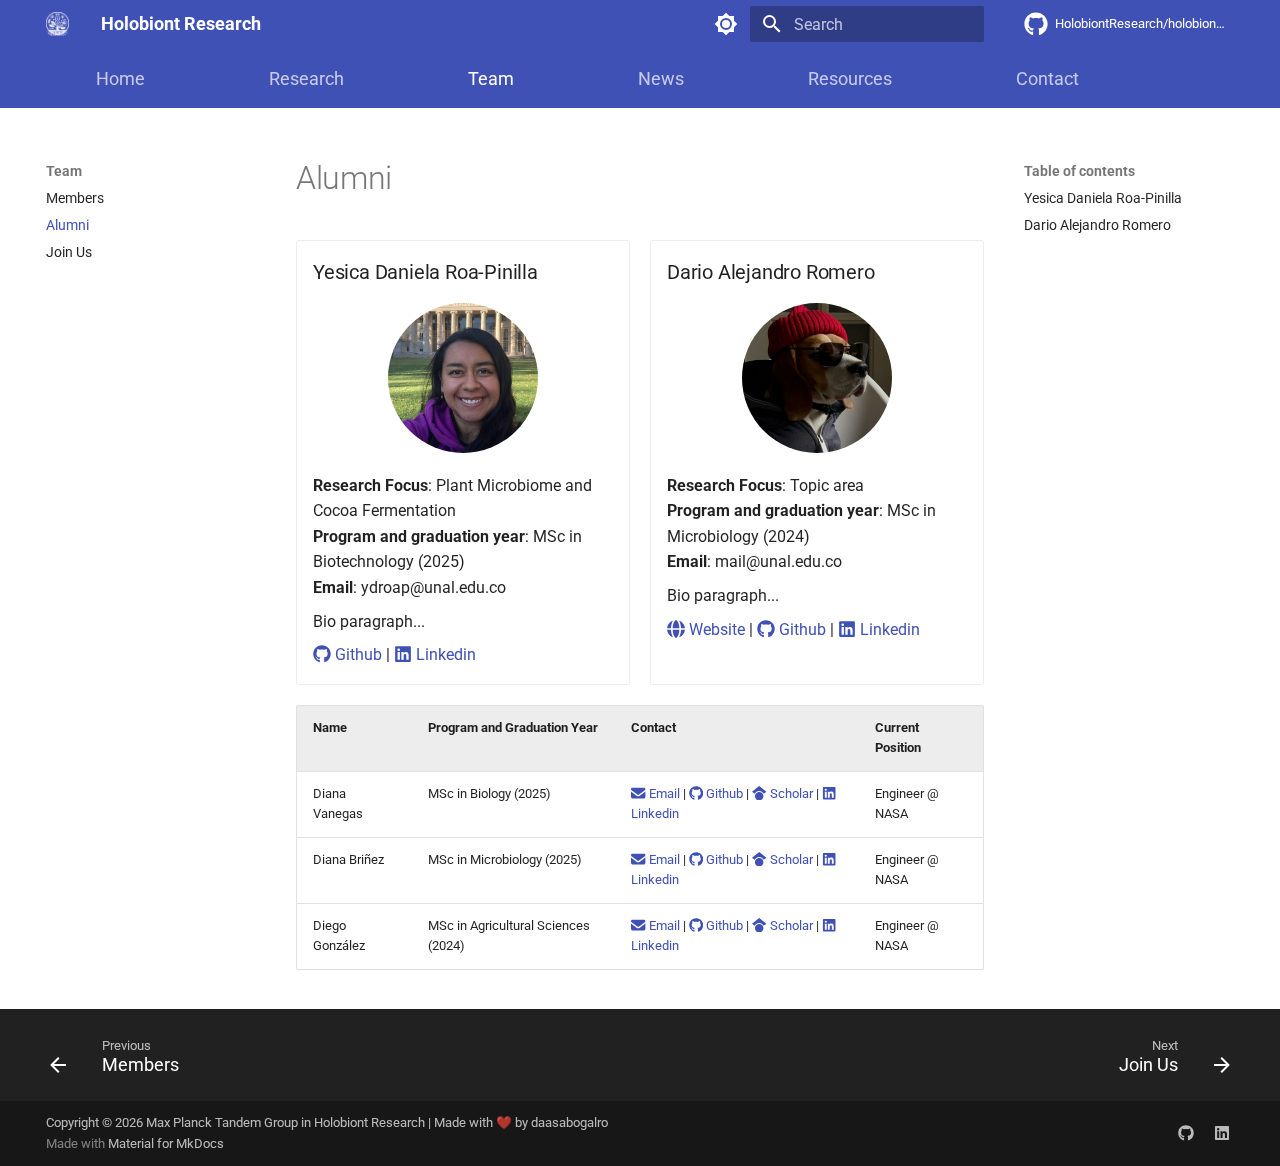
<file: team/alumni/index.html>
<!doctype html>
<html lang="en" class="no-js">
  <head>
    
      <meta charset="utf-8">
      <meta name="viewport" content="width=device-width,initial-scale=1">
      
        <meta name="description" content="Research group focused understanding the mechanisms that determine the diversity patterns of microbial communities of agricultural and livestock systems.">
      
      
        <meta name="author" content="Daniel Antonio Sabogal">
      
      
        <link rel="canonical" href="https://holobionts.xyz/team/alumni/">
      
      
        <link rel="prev" href="../">
      
      
        <link rel="next" href="../join/">
      
      
        
      
      
      <link rel="icon" href="../../assets/holobionts_logo_minimal_white.webp">
      <meta name="generator" content="mkdocs-1.6.1, mkdocs-material-9.7.2">
    
    
      
        <title>Alumni - Holobiont Research</title>
      
    
    
      <link rel="stylesheet" href="../../assets/stylesheets/main.484c7ddc.min.css">
      
        
        <link rel="stylesheet" href="../../assets/stylesheets/palette.ab4e12ef.min.css">
      
      


    
    
      
    
    
      
        
        
        <link rel="preconnect" href="https://fonts.gstatic.com" crossorigin>
        <link rel="stylesheet" href="https://fonts.googleapis.com/css?family=Roboto:300,300i,400,400i,700,700i%7CRoboto+Mono:400,400i,700,700i&display=fallback">
        <style>:root{--md-text-font:"Roboto";--md-code-font:"Roboto Mono"}</style>
      
    
    
      <link rel="stylesheet" href="../../stylesheets/extra.css">
    
    <script>__md_scope=new URL("../..",location),__md_hash=e=>[...e].reduce(((e,_)=>(e<<5)-e+_.charCodeAt(0)),0),__md_get=(e,_=localStorage,t=__md_scope)=>JSON.parse(_.getItem(t.pathname+"."+e)),__md_set=(e,_,t=localStorage,a=__md_scope)=>{try{t.setItem(a.pathname+"."+e,JSON.stringify(_))}catch(e){}}</script>
    
      
  


  
  

<script id="__analytics">function __md_analytics(){function e(){dataLayer.push(arguments)}window.dataLayer=window.dataLayer||[],e("js",new Date),e("config","G-150JV6FP1C"),document.addEventListener("DOMContentLoaded",(function(){document.forms.search&&document.forms.search.query.addEventListener("blur",(function(){this.value&&e("event","search",{search_term:this.value})}));document$.subscribe((function(){var t=document.forms.feedback;if(void 0!==t)for(var a of t.querySelectorAll("[type=submit]"))a.addEventListener("click",(function(a){a.preventDefault();var n=document.location.pathname,d=this.getAttribute("data-md-value");e("event","feedback",{page:n,data:d}),t.firstElementChild.disabled=!0;var r=t.querySelector(".md-feedback__note [data-md-value='"+d+"']");r&&(r.hidden=!1)})),t.hidden=!1})),location$.subscribe((function(t){e("config","G-150JV6FP1C",{page_path:t.pathname})}))}));var t=document.createElement("script");t.async=!0,t.src="https://www.googletagmanager.com/gtag/js?id=G-150JV6FP1C",document.getElementById("__analytics").insertAdjacentElement("afterEnd",t)}</script>
  
    <script>"undefined"!=typeof __md_analytics&&__md_analytics()</script>
  

    
    
  </head>
  
  
    
    
      
    
    
    
    
    <body dir="ltr" data-md-color-scheme="default" data-md-color-primary="indigo" data-md-color-accent="indigo">
  
    
    <input class="md-toggle" data-md-toggle="drawer" type="checkbox" id="__drawer" autocomplete="off">
    <input class="md-toggle" data-md-toggle="search" type="checkbox" id="__search" autocomplete="off">
    <label class="md-overlay" for="__drawer"></label>
    <div data-md-component="skip">
      
        
        <a href="#alumni" class="md-skip">
          Skip to content
        </a>
      
    </div>
    <div data-md-component="announce">
      
    </div>
    
    
      

<header class="md-header" data-md-component="header">
  <nav class="md-header__inner md-grid" aria-label="Header">
    <a href="../.." title="Holobiont Research" class="md-header__button md-logo" aria-label="Holobiont Research" data-md-component="logo">
      
  <img src="../../assets/holobionts_logo_minimal_white.webp" alt="logo">

    </a>
    <label class="md-header__button md-icon" for="__drawer">
      
      <svg xmlns="http://www.w3.org/2000/svg" viewBox="0 0 24 24"><path d="M3 6h18v2H3zm0 5h18v2H3zm0 5h18v2H3z"/></svg>
    </label>
    <div class="md-header__title" data-md-component="header-title">
      <div class="md-header__ellipsis">
        <div class="md-header__topic">
          <span class="md-ellipsis">
            Holobiont Research
          </span>
        </div>
        <div class="md-header__topic" data-md-component="header-topic">
          <span class="md-ellipsis">
            
              Alumni
            
          </span>
        </div>
      </div>
    </div>
    
      
        <form class="md-header__option" data-md-component="palette">
  
    
    
    
    <input class="md-option" data-md-color-media="(prefers-color-scheme: light)" data-md-color-scheme="default" data-md-color-primary="indigo" data-md-color-accent="indigo"  aria-label="Switch to dark mode"  type="radio" name="__palette" id="__palette_0">
    
      <label class="md-header__button md-icon" title="Switch to dark mode" for="__palette_1" hidden>
        <svg xmlns="http://www.w3.org/2000/svg" viewBox="0 0 24 24"><path d="M12 8a4 4 0 0 0-4 4 4 4 0 0 0 4 4 4 4 0 0 0 4-4 4 4 0 0 0-4-4m0 10a6 6 0 0 1-6-6 6 6 0 0 1 6-6 6 6 0 0 1 6 6 6 6 0 0 1-6 6m8-9.31V4h-4.69L12 .69 8.69 4H4v4.69L.69 12 4 15.31V20h4.69L12 23.31 15.31 20H20v-4.69L23.31 12z"/></svg>
      </label>
    
  
    
    
    
    <input class="md-option" data-md-color-media="(prefers-color-scheme: dark)" data-md-color-scheme="slate" data-md-color-primary="indigo" data-md-color-accent="indigo"  aria-label="Switch to light mode"  type="radio" name="__palette" id="__palette_1">
    
      <label class="md-header__button md-icon" title="Switch to light mode" for="__palette_0" hidden>
        <svg xmlns="http://www.w3.org/2000/svg" viewBox="0 0 24 24"><path d="M12 18c-.89 0-1.74-.2-2.5-.55C11.56 16.5 13 14.42 13 12s-1.44-4.5-3.5-5.45C10.26 6.2 11.11 6 12 6a6 6 0 0 1 6 6 6 6 0 0 1-6 6m8-9.31V4h-4.69L12 .69 8.69 4H4v4.69L.69 12 4 15.31V20h4.69L12 23.31 15.31 20H20v-4.69L23.31 12z"/></svg>
      </label>
    
  
</form>
      
    
    
      <script>var palette=__md_get("__palette");if(palette&&palette.color){if("(prefers-color-scheme)"===palette.color.media){var media=matchMedia("(prefers-color-scheme: light)"),input=document.querySelector(media.matches?"[data-md-color-media='(prefers-color-scheme: light)']":"[data-md-color-media='(prefers-color-scheme: dark)']");palette.color.media=input.getAttribute("data-md-color-media"),palette.color.scheme=input.getAttribute("data-md-color-scheme"),palette.color.primary=input.getAttribute("data-md-color-primary"),palette.color.accent=input.getAttribute("data-md-color-accent")}for(var[key,value]of Object.entries(palette.color))document.body.setAttribute("data-md-color-"+key,value)}</script>
    
    
    
      
      
        <label class="md-header__button md-icon" for="__search">
          
          <svg xmlns="http://www.w3.org/2000/svg" viewBox="0 0 24 24"><path d="M9.5 3A6.5 6.5 0 0 1 16 9.5c0 1.61-.59 3.09-1.56 4.23l.27.27h.79l5 5-1.5 1.5-5-5v-.79l-.27-.27A6.52 6.52 0 0 1 9.5 16 6.5 6.5 0 0 1 3 9.5 6.5 6.5 0 0 1 9.5 3m0 2C7 5 5 7 5 9.5S7 14 9.5 14 14 12 14 9.5 12 5 9.5 5"/></svg>
        </label>
        <div class="md-search" data-md-component="search" role="dialog">
  <label class="md-search__overlay" for="__search"></label>
  <div class="md-search__inner" role="search">
    <form class="md-search__form" name="search">
      <input type="text" class="md-search__input" name="query" aria-label="Search" placeholder="Search" autocapitalize="off" autocorrect="off" autocomplete="off" spellcheck="false" data-md-component="search-query" required>
      <label class="md-search__icon md-icon" for="__search">
        
        <svg xmlns="http://www.w3.org/2000/svg" viewBox="0 0 24 24"><path d="M9.5 3A6.5 6.5 0 0 1 16 9.5c0 1.61-.59 3.09-1.56 4.23l.27.27h.79l5 5-1.5 1.5-5-5v-.79l-.27-.27A6.52 6.52 0 0 1 9.5 16 6.5 6.5 0 0 1 3 9.5 6.5 6.5 0 0 1 9.5 3m0 2C7 5 5 7 5 9.5S7 14 9.5 14 14 12 14 9.5 12 5 9.5 5"/></svg>
        
        <svg xmlns="http://www.w3.org/2000/svg" viewBox="0 0 24 24"><path d="M20 11v2H8l5.5 5.5-1.42 1.42L4.16 12l7.92-7.92L13.5 5.5 8 11z"/></svg>
      </label>
      <nav class="md-search__options" aria-label="Search">
        
        <button type="reset" class="md-search__icon md-icon" title="Clear" aria-label="Clear" tabindex="-1">
          
          <svg xmlns="http://www.w3.org/2000/svg" viewBox="0 0 24 24"><path d="M19 6.41 17.59 5 12 10.59 6.41 5 5 6.41 10.59 12 5 17.59 6.41 19 12 13.41 17.59 19 19 17.59 13.41 12z"/></svg>
        </button>
      </nav>
      
        <div class="md-search__suggest" data-md-component="search-suggest"></div>
      
    </form>
    <div class="md-search__output">
      <div class="md-search__scrollwrap" tabindex="0" data-md-scrollfix>
        <div class="md-search-result" data-md-component="search-result">
          <div class="md-search-result__meta">
            Initializing search
          </div>
          <ol class="md-search-result__list" role="presentation"></ol>
        </div>
      </div>
    </div>
  </div>
</div>
      
    
    
      <div class="md-header__source">
        <a href="https://github.com/HolobiontResearch/holobionts-website" title="Go to repository" class="md-source" data-md-component="source">
  <div class="md-source__icon md-icon">
    
    <svg xmlns="http://www.w3.org/2000/svg" viewBox="0 0 512 512"><!--! Font Awesome Free 7.1.0 by @fontawesome - https://fontawesome.com License - https://fontawesome.com/license/free (Icons: CC BY 4.0, Fonts: SIL OFL 1.1, Code: MIT License) Copyright 2025 Fonticons, Inc.--><path d="M173.9 397.4c0 2-2.3 3.6-5.2 3.6-3.3.3-5.6-1.3-5.6-3.6 0-2 2.3-3.6 5.2-3.6 3-.3 5.6 1.3 5.6 3.6m-31.1-4.5c-.7 2 1.3 4.3 4.3 4.9 2.6 1 5.6 0 6.2-2s-1.3-4.3-4.3-5.2c-2.6-.7-5.5.3-6.2 2.3m44.2-1.7c-2.9.7-4.9 2.6-4.6 4.9.3 2 2.9 3.3 5.9 2.6 2.9-.7 4.9-2.6 4.6-4.6-.3-1.9-3-3.2-5.9-2.9M252.8 8C114.1 8 8 113.3 8 252c0 110.9 69.8 205.8 169.5 239.2 12.8 2.3 17.3-5.6 17.3-12.1 0-6.2-.3-40.4-.3-61.4 0 0-70 15-84.7-29.8 0 0-11.4-29.1-27.8-36.6 0 0-22.9-15.7 1.6-15.4 0 0 24.9 2 38.6 25.8 21.9 38.6 58.6 27.5 72.9 20.9 2.3-16 8.8-27.1 16-33.7-55.9-6.2-112.3-14.3-112.3-110.5 0-27.5 7.6-41.3 23.6-58.9-2.6-6.5-11.1-33.3 2.6-67.9 20.9-6.5 69 27 69 27 20-5.6 41.5-8.5 62.8-8.5s42.8 2.9 62.8 8.5c0 0 48.1-33.6 69-27 13.7 34.7 5.2 61.4 2.6 67.9 16 17.7 25.8 31.5 25.8 58.9 0 96.5-58.9 104.2-114.8 110.5 9.2 7.9 17 22.9 17 46.4 0 33.7-.3 75.4-.3 83.6 0 6.5 4.6 14.4 17.3 12.1C436.2 457.8 504 362.9 504 252 504 113.3 391.5 8 252.8 8M105.2 352.9c-1.3 1-1 3.3.7 5.2 1.6 1.6 3.9 2.3 5.2 1 1.3-1 1-3.3-.7-5.2-1.6-1.6-3.9-2.3-5.2-1m-10.8-8.1c-.7 1.3.3 2.9 2.3 3.9 1.6 1 3.6.7 4.3-.7.7-1.3-.3-2.9-2.3-3.9-2-.6-3.6-.3-4.3.7m32.4 35.6c-1.6 1.3-1 4.3 1.3 6.2 2.3 2.3 5.2 2.6 6.5 1 1.3-1.3.7-4.3-1.3-6.2-2.2-2.3-5.2-2.6-6.5-1m-11.4-14.7c-1.6 1-1.6 3.6 0 5.9s4.3 3.3 5.6 2.3c1.6-1.3 1.6-3.9 0-6.2-1.4-2.3-4-3.3-5.6-2"/></svg>
  </div>
  <div class="md-source__repository">
    HolobiontResearch/holobionts-website
  </div>
</a>
      </div>
    
  </nav>
  
</header>
    
    <div class="md-container" data-md-component="container">
      
      
        
          
            
<nav class="md-tabs" aria-label="Tabs" data-md-component="tabs">
  <div class="md-grid">
    <ul class="md-tabs__list">
      
        
  
  
  
  
    <li class="md-tabs__item">
      <a href="../.." class="md-tabs__link">
        
  
  
    
  
  Home

      </a>
    </li>
  

      
        
  
  
  
  
    
    
      <li class="md-tabs__item">
        <a href="../../research/" class="md-tabs__link">
          
  
  
  Research

        </a>
      </li>
    
  

      
        
  
  
  
    
  
  
    
    
      <li class="md-tabs__item md-tabs__item--active">
        <a href="../" class="md-tabs__link">
          
  
  
  Team

        </a>
      </li>
    
  

      
        
  
  
  
  
    <li class="md-tabs__item">
      <a href="../../news/" class="md-tabs__link">
        
  
  
    
  
  News

      </a>
    </li>
  

      
        
  
  
  
  
    
    
      <li class="md-tabs__item">
        <a href="../../resources/software/" class="md-tabs__link">
          
  
  
  Resources

        </a>
      </li>
    
  

      
        
  
  
  
  
    <li class="md-tabs__item">
      <a href="../../contact/" class="md-tabs__link">
        
  
  
    
  
  Contact

      </a>
    </li>
  

      
    </ul>
  </div>
</nav>
          
        
      
      <main class="md-main" data-md-component="main">
        <div class="md-main__inner md-grid">
          
            
              
              <div class="md-sidebar md-sidebar--primary" data-md-component="sidebar" data-md-type="navigation" >
                <div class="md-sidebar__scrollwrap">
                  <div class="md-sidebar__inner">
                    


  


<nav class="md-nav md-nav--primary md-nav--lifted" aria-label="Navigation" data-md-level="0">
  <label class="md-nav__title" for="__drawer">
    <a href="../.." title="Holobiont Research" class="md-nav__button md-logo" aria-label="Holobiont Research" data-md-component="logo">
      
  <img src="../../assets/holobionts_logo_minimal_white.webp" alt="logo">

    </a>
    Holobiont Research
  </label>
  
    <div class="md-nav__source">
      <a href="https://github.com/HolobiontResearch/holobionts-website" title="Go to repository" class="md-source" data-md-component="source">
  <div class="md-source__icon md-icon">
    
    <svg xmlns="http://www.w3.org/2000/svg" viewBox="0 0 512 512"><!--! Font Awesome Free 7.1.0 by @fontawesome - https://fontawesome.com License - https://fontawesome.com/license/free (Icons: CC BY 4.0, Fonts: SIL OFL 1.1, Code: MIT License) Copyright 2025 Fonticons, Inc.--><path d="M173.9 397.4c0 2-2.3 3.6-5.2 3.6-3.3.3-5.6-1.3-5.6-3.6 0-2 2.3-3.6 5.2-3.6 3-.3 5.6 1.3 5.6 3.6m-31.1-4.5c-.7 2 1.3 4.3 4.3 4.9 2.6 1 5.6 0 6.2-2s-1.3-4.3-4.3-5.2c-2.6-.7-5.5.3-6.2 2.3m44.2-1.7c-2.9.7-4.9 2.6-4.6 4.9.3 2 2.9 3.3 5.9 2.6 2.9-.7 4.9-2.6 4.6-4.6-.3-1.9-3-3.2-5.9-2.9M252.8 8C114.1 8 8 113.3 8 252c0 110.9 69.8 205.8 169.5 239.2 12.8 2.3 17.3-5.6 17.3-12.1 0-6.2-.3-40.4-.3-61.4 0 0-70 15-84.7-29.8 0 0-11.4-29.1-27.8-36.6 0 0-22.9-15.7 1.6-15.4 0 0 24.9 2 38.6 25.8 21.9 38.6 58.6 27.5 72.9 20.9 2.3-16 8.8-27.1 16-33.7-55.9-6.2-112.3-14.3-112.3-110.5 0-27.5 7.6-41.3 23.6-58.9-2.6-6.5-11.1-33.3 2.6-67.9 20.9-6.5 69 27 69 27 20-5.6 41.5-8.5 62.8-8.5s42.8 2.9 62.8 8.5c0 0 48.1-33.6 69-27 13.7 34.7 5.2 61.4 2.6 67.9 16 17.7 25.8 31.5 25.8 58.9 0 96.5-58.9 104.2-114.8 110.5 9.2 7.9 17 22.9 17 46.4 0 33.7-.3 75.4-.3 83.6 0 6.5 4.6 14.4 17.3 12.1C436.2 457.8 504 362.9 504 252 504 113.3 391.5 8 252.8 8M105.2 352.9c-1.3 1-1 3.3.7 5.2 1.6 1.6 3.9 2.3 5.2 1 1.3-1 1-3.3-.7-5.2-1.6-1.6-3.9-2.3-5.2-1m-10.8-8.1c-.7 1.3.3 2.9 2.3 3.9 1.6 1 3.6.7 4.3-.7.7-1.3-.3-2.9-2.3-3.9-2-.6-3.6-.3-4.3.7m32.4 35.6c-1.6 1.3-1 4.3 1.3 6.2 2.3 2.3 5.2 2.6 6.5 1 1.3-1.3.7-4.3-1.3-6.2-2.2-2.3-5.2-2.6-6.5-1m-11.4-14.7c-1.6 1-1.6 3.6 0 5.9s4.3 3.3 5.6 2.3c1.6-1.3 1.6-3.9 0-6.2-1.4-2.3-4-3.3-5.6-2"/></svg>
  </div>
  <div class="md-source__repository">
    HolobiontResearch/holobionts-website
  </div>
</a>
    </div>
  
  <ul class="md-nav__list" data-md-scrollfix>
    
      
      
  
  
  
  
    <li class="md-nav__item">
      <a href="../.." class="md-nav__link">
        
  
  
  <span class="md-ellipsis">
    
  
    Home
  

    
  </span>
  
  

      </a>
    </li>
  

    
      
      
  
  
  
  
    
    
    
    
      
      
        
      
    
    
    <li class="md-nav__item md-nav__item--nested">
      
        
        
        <input class="md-nav__toggle md-toggle " type="checkbox" id="__nav_2" >
        
          
          <label class="md-nav__link" for="__nav_2" id="__nav_2_label" tabindex="0">
            
  
  
  <span class="md-ellipsis">
    
  
    Research
  

    
  </span>
  
  

            <span class="md-nav__icon md-icon"></span>
          </label>
        
        <nav class="md-nav" data-md-level="1" aria-labelledby="__nav_2_label" aria-expanded="false">
          <label class="md-nav__title" for="__nav_2">
            <span class="md-nav__icon md-icon"></span>
            
  
    Research
  

          </label>
          <ul class="md-nav__list" data-md-scrollfix>
            
              
                
  
  
  
  
    <li class="md-nav__item">
      <a href="../../research/" class="md-nav__link">
        
  
  
  <span class="md-ellipsis">
    
  
    Overview
  

    
  </span>
  
  

      </a>
    </li>
  

              
            
              
                
  
  
  
  
    <li class="md-nav__item">
      <a href="../../research/projects/" class="md-nav__link">
        
  
  
  <span class="md-ellipsis">
    
  
    Projects
  

    
  </span>
  
  

      </a>
    </li>
  

              
            
              
                
  
  
  
  
    <li class="md-nav__item">
      <a href="../../research/publications/" class="md-nav__link">
        
  
  
  <span class="md-ellipsis">
    
  
    Publications
  

    
  </span>
  
  

      </a>
    </li>
  

              
            
          </ul>
        </nav>
      
    </li>
  

    
      
      
  
  
    
  
  
  
    
    
    
    
      
        
        
      
      
        
      
    
    
    <li class="md-nav__item md-nav__item--active md-nav__item--section md-nav__item--nested">
      
        
        
        <input class="md-nav__toggle md-toggle " type="checkbox" id="__nav_3" checked>
        
          
          <label class="md-nav__link" for="__nav_3" id="__nav_3_label" tabindex="">
            
  
  
  <span class="md-ellipsis">
    
  
    Team
  

    
  </span>
  
  

            <span class="md-nav__icon md-icon"></span>
          </label>
        
        <nav class="md-nav" data-md-level="1" aria-labelledby="__nav_3_label" aria-expanded="true">
          <label class="md-nav__title" for="__nav_3">
            <span class="md-nav__icon md-icon"></span>
            
  
    Team
  

          </label>
          <ul class="md-nav__list" data-md-scrollfix>
            
              
                
  
  
  
  
    <li class="md-nav__item">
      <a href="../" class="md-nav__link">
        
  
  
  <span class="md-ellipsis">
    
  
    Members
  

    
  </span>
  
  

      </a>
    </li>
  

              
            
              
                
  
  
    
  
  
  
    <li class="md-nav__item md-nav__item--active">
      
      <input class="md-nav__toggle md-toggle" type="checkbox" id="__toc">
      
      
        
      
      
        <label class="md-nav__link md-nav__link--active" for="__toc">
          
  
  
  <span class="md-ellipsis">
    
  
    Alumni
  

    
  </span>
  
  

          <span class="md-nav__icon md-icon"></span>
        </label>
      
      <a href="./" class="md-nav__link md-nav__link--active">
        
  
  
  <span class="md-ellipsis">
    
  
    Alumni
  

    
  </span>
  
  

      </a>
      
        

<nav class="md-nav md-nav--secondary" aria-label="Table of contents">
  
  
  
    
  
  
    <label class="md-nav__title" for="__toc">
      <span class="md-nav__icon md-icon"></span>
      Table of contents
    </label>
    <ul class="md-nav__list" data-md-component="toc" data-md-scrollfix>
      
        <li class="md-nav__item">
  <a href="#yesica-daniela-roa-pinilla" class="md-nav__link">
    <span class="md-ellipsis">
      
        Yesica Daniela Roa-Pinilla
      
    </span>
  </a>
  
</li>
      
        <li class="md-nav__item">
  <a href="#dario-alejandro-romero" class="md-nav__link">
    <span class="md-ellipsis">
      
        Dario Alejandro Romero
      
    </span>
  </a>
  
</li>
      
    </ul>
  
</nav>
      
    </li>
  

              
            
              
                
  
  
  
  
    <li class="md-nav__item">
      <a href="../join/" class="md-nav__link">
        
  
  
  <span class="md-ellipsis">
    
  
    Join Us
  

    
  </span>
  
  

      </a>
    </li>
  

              
            
          </ul>
        </nav>
      
    </li>
  

    
      
      
  
  
  
  
    <li class="md-nav__item">
      <a href="../../news/" class="md-nav__link">
        
  
  
  <span class="md-ellipsis">
    
  
    News
  

    
  </span>
  
  

      </a>
    </li>
  

    
      
      
  
  
  
  
    
    
    
    
      
      
        
      
    
    
    <li class="md-nav__item md-nav__item--nested">
      
        
        
        <input class="md-nav__toggle md-toggle " type="checkbox" id="__nav_5" >
        
          
          <label class="md-nav__link" for="__nav_5" id="__nav_5_label" tabindex="0">
            
  
  
  <span class="md-ellipsis">
    
  
    Resources
  

    
  </span>
  
  

            <span class="md-nav__icon md-icon"></span>
          </label>
        
        <nav class="md-nav" data-md-level="1" aria-labelledby="__nav_5_label" aria-expanded="false">
          <label class="md-nav__title" for="__nav_5">
            <span class="md-nav__icon md-icon"></span>
            
  
    Resources
  

          </label>
          <ul class="md-nav__list" data-md-scrollfix>
            
              
                
  
  
  
  
    <li class="md-nav__item">
      <a href="../../resources/software/" class="md-nav__link">
        
  
  
  <span class="md-ellipsis">
    
  
    Software
  

    
  </span>
  
  

      </a>
    </li>
  

              
            
              
                
  
  
  
  
    <li class="md-nav__item">
      <a href="../../resources/datasets/" class="md-nav__link">
        
  
  
  <span class="md-ellipsis">
    
  
    Datasets
  

    
  </span>
  
  

      </a>
    </li>
  

              
            
              
                
  
  
  
  
    <li class="md-nav__item">
      <a href="../../resources/teaching/" class="md-nav__link">
        
  
  
  <span class="md-ellipsis">
    
  
    Teaching
  

    
  </span>
  
  

      </a>
    </li>
  

              
            
          </ul>
        </nav>
      
    </li>
  

    
      
      
  
  
  
  
    <li class="md-nav__item">
      <a href="../../contact/" class="md-nav__link">
        
  
  
  <span class="md-ellipsis">
    
  
    Contact
  

    
  </span>
  
  

      </a>
    </li>
  

    
  </ul>
</nav>
                  </div>
                </div>
              </div>
            
            
              
              <div class="md-sidebar md-sidebar--secondary" data-md-component="sidebar" data-md-type="toc" >
                <div class="md-sidebar__scrollwrap">
                  <div class="md-sidebar__inner">
                    

<nav class="md-nav md-nav--secondary" aria-label="Table of contents">
  
  
  
    
  
  
    <label class="md-nav__title" for="__toc">
      <span class="md-nav__icon md-icon"></span>
      Table of contents
    </label>
    <ul class="md-nav__list" data-md-component="toc" data-md-scrollfix>
      
        <li class="md-nav__item">
  <a href="#yesica-daniela-roa-pinilla" class="md-nav__link">
    <span class="md-ellipsis">
      
        Yesica Daniela Roa-Pinilla
      
    </span>
  </a>
  
</li>
      
        <li class="md-nav__item">
  <a href="#dario-alejandro-romero" class="md-nav__link">
    <span class="md-ellipsis">
      
        Dario Alejandro Romero
      
    </span>
  </a>
  
</li>
      
    </ul>
  
</nav>
                  </div>
                </div>
              </div>
            
          
          
            <div class="md-content" data-md-component="content">
              
              <article class="md-content__inner md-typeset">
                
                  


  
  


<h1 id="alumni">Alumni</h1>
<div class="grid cards">
<ul>
<li>
<h3 id="yesica-daniela-roa-pinilla">Yesica Daniela Roa-Pinilla</h3>
<p><img alt="Photo" src="../../assets/team/daniela.jpeg" width="150" /></p>
<p><strong>Research Focus</strong>: Plant Microbiome and Cocoa Fermentation <br />
<strong>Program and graduation year</strong>: MSc in Biotechnology (2025)<br />
<strong>Email</strong>: ydroap@unal.edu.co  </p>
<p>Bio paragraph...  </p>
<p><a href="https://github.com/"><span class="twemoji"><svg xmlns="http://www.w3.org/2000/svg" viewBox="0 0 512 512"><!--! Font Awesome Free 7.1.0 by @fontawesome - https://fontawesome.com License - https://fontawesome.com/license/free (Icons: CC BY 4.0, Fonts: SIL OFL 1.1, Code: MIT License) Copyright 2025 Fonticons, Inc.--><path d="M173.9 397.4c0 2-2.3 3.6-5.2 3.6-3.3.3-5.6-1.3-5.6-3.6 0-2 2.3-3.6 5.2-3.6 3-.3 5.6 1.3 5.6 3.6m-31.1-4.5c-.7 2 1.3 4.3 4.3 4.9 2.6 1 5.6 0 6.2-2s-1.3-4.3-4.3-5.2c-2.6-.7-5.5.3-6.2 2.3m44.2-1.7c-2.9.7-4.9 2.6-4.6 4.9.3 2 2.9 3.3 5.9 2.6 2.9-.7 4.9-2.6 4.6-4.6-.3-1.9-3-3.2-5.9-2.9M252.8 8C114.1 8 8 113.3 8 252c0 110.9 69.8 205.8 169.5 239.2 12.8 2.3 17.3-5.6 17.3-12.1 0-6.2-.3-40.4-.3-61.4 0 0-70 15-84.7-29.8 0 0-11.4-29.1-27.8-36.6 0 0-22.9-15.7 1.6-15.4 0 0 24.9 2 38.6 25.8 21.9 38.6 58.6 27.5 72.9 20.9 2.3-16 8.8-27.1 16-33.7-55.9-6.2-112.3-14.3-112.3-110.5 0-27.5 7.6-41.3 23.6-58.9-2.6-6.5-11.1-33.3 2.6-67.9 20.9-6.5 69 27 69 27 20-5.6 41.5-8.5 62.8-8.5s42.8 2.9 62.8 8.5c0 0 48.1-33.6 69-27 13.7 34.7 5.2 61.4 2.6 67.9 16 17.7 25.8 31.5 25.8 58.9 0 96.5-58.9 104.2-114.8 110.5 9.2 7.9 17 22.9 17 46.4 0 33.7-.3 75.4-.3 83.6 0 6.5 4.6 14.4 17.3 12.1C436.2 457.8 504 362.9 504 252 504 113.3 391.5 8 252.8 8M105.2 352.9c-1.3 1-1 3.3.7 5.2 1.6 1.6 3.9 2.3 5.2 1 1.3-1 1-3.3-.7-5.2-1.6-1.6-3.9-2.3-5.2-1m-10.8-8.1c-.7 1.3.3 2.9 2.3 3.9 1.6 1 3.6.7 4.3-.7.7-1.3-.3-2.9-2.3-3.9-2-.6-3.6-.3-4.3.7m32.4 35.6c-1.6 1.3-1 4.3 1.3 6.2 2.3 2.3 5.2 2.6 6.5 1 1.3-1.3.7-4.3-1.3-6.2-2.2-2.3-5.2-2.6-6.5-1m-11.4-14.7c-1.6 1-1.6 3.6 0 5.9s4.3 3.3 5.6 2.3c1.6-1.3 1.6-3.9 0-6.2-1.4-2.3-4-3.3-5.6-2"/></svg></span> Github</a> | <a href="https://www.linkedin.com/in/"><span class="twemoji"><svg xmlns="http://www.w3.org/2000/svg" viewBox="0 0 448 512"><!--! Font Awesome Free 7.1.0 by @fontawesome - https://fontawesome.com License - https://fontawesome.com/license/free (Icons: CC BY 4.0, Fonts: SIL OFL 1.1, Code: MIT License) Copyright 2025 Fonticons, Inc.--><path d="M416 32H31.9C14.3 32 0 46.5 0 64.3v383.4C0 465.5 14.3 480 31.9 480H416c17.6 0 32-14.5 32-32.3V64.3c0-17.8-14.4-32.3-32-32.3M135.4 416H69V202.2h66.5V416zM102.2 96a38.5 38.5 0 1 1 0 77 38.5 38.5 0 1 1 0-77m282.1 320h-66.4V312c0-24.8-.5-56.7-34.5-56.7-34.6 0-39.9 27-39.9 54.9V416h-66.4V202.2h63.7v29.2h.9c8.9-16.8 30.6-34.5 62.9-34.5 67.2 0 79.7 44.3 79.7 101.9z"/></svg></span> Linkedin</a></p>
</li>
<li>
<h3 id="dario-alejandro-romero">Dario Alejandro Romero</h3>
<p><img alt="Photo" src="../../assets/team/masters_2.jpg" width="150" /></p>
<p><strong>Research Focus</strong>: Topic area<br />
<strong>Program and graduation year</strong>: MSc in Microbiology (2024) <br />
<strong>Email</strong>: mail@unal.edu.co  </p>
<p>Bio paragraph...  </p>
<p><a href="#"><span class="twemoji"><svg xmlns="http://www.w3.org/2000/svg" viewBox="0 0 512 512"><!--! Font Awesome Free 7.1.0 by @fontawesome - https://fontawesome.com License - https://fontawesome.com/license/free (Icons: CC BY 4.0, Fonts: SIL OFL 1.1, Code: MIT License) Copyright 2025 Fonticons, Inc.--><path d="M351.9 280H161c2.9 64.5 17.2 123.9 37.5 167.4 11.4 24.5 23.7 41.8 35.1 52.4 11.2 10.5 18.9 12.2 22.9 12.2s11.7-1.7 22.9-12.2c11.4-10.6 23.7-28 35.1-52.4 20.3-43.5 34.6-102.9 37.5-167.4zm-191-48h190.9c-2.8-64.5-17.1-123.9-37.4-167.4-11.4-24.4-23.7-41.8-35.1-52.4C268.1 1.7 260.4 0 256.4 0s-11.7 1.7-22.9 12.2c-11.4 10.6-23.7 28-35.1 52.4-20.3 43.5-34.6 102.9-37.5 167.4m-48 0c3.5-85.6 25.6-165.1 57.9-217.3C78.7 47.3 10.9 131.2 1.5 232zM1.5 280c9.4 100.8 77.2 184.7 169.3 217.3-32.3-52.2-54.4-131.7-57.9-217.3zm398.4 0c-3.5 85.6-25.6 165.1-57.9 217.3 92.1-32.7 159.9-116.5 169.3-217.3zm111.4-48C501.9 131.2 434.1 47.3 342 14.7c32.3 52.2 54.4 131.7 57.9 217.3z"/></svg></span> Website</a> | <a href="https://github.com/"><span class="twemoji"><svg xmlns="http://www.w3.org/2000/svg" viewBox="0 0 512 512"><!--! Font Awesome Free 7.1.0 by @fontawesome - https://fontawesome.com License - https://fontawesome.com/license/free (Icons: CC BY 4.0, Fonts: SIL OFL 1.1, Code: MIT License) Copyright 2025 Fonticons, Inc.--><path d="M173.9 397.4c0 2-2.3 3.6-5.2 3.6-3.3.3-5.6-1.3-5.6-3.6 0-2 2.3-3.6 5.2-3.6 3-.3 5.6 1.3 5.6 3.6m-31.1-4.5c-.7 2 1.3 4.3 4.3 4.9 2.6 1 5.6 0 6.2-2s-1.3-4.3-4.3-5.2c-2.6-.7-5.5.3-6.2 2.3m44.2-1.7c-2.9.7-4.9 2.6-4.6 4.9.3 2 2.9 3.3 5.9 2.6 2.9-.7 4.9-2.6 4.6-4.6-.3-1.9-3-3.2-5.9-2.9M252.8 8C114.1 8 8 113.3 8 252c0 110.9 69.8 205.8 169.5 239.2 12.8 2.3 17.3-5.6 17.3-12.1 0-6.2-.3-40.4-.3-61.4 0 0-70 15-84.7-29.8 0 0-11.4-29.1-27.8-36.6 0 0-22.9-15.7 1.6-15.4 0 0 24.9 2 38.6 25.8 21.9 38.6 58.6 27.5 72.9 20.9 2.3-16 8.8-27.1 16-33.7-55.9-6.2-112.3-14.3-112.3-110.5 0-27.5 7.6-41.3 23.6-58.9-2.6-6.5-11.1-33.3 2.6-67.9 20.9-6.5 69 27 69 27 20-5.6 41.5-8.5 62.8-8.5s42.8 2.9 62.8 8.5c0 0 48.1-33.6 69-27 13.7 34.7 5.2 61.4 2.6 67.9 16 17.7 25.8 31.5 25.8 58.9 0 96.5-58.9 104.2-114.8 110.5 9.2 7.9 17 22.9 17 46.4 0 33.7-.3 75.4-.3 83.6 0 6.5 4.6 14.4 17.3 12.1C436.2 457.8 504 362.9 504 252 504 113.3 391.5 8 252.8 8M105.2 352.9c-1.3 1-1 3.3.7 5.2 1.6 1.6 3.9 2.3 5.2 1 1.3-1 1-3.3-.7-5.2-1.6-1.6-3.9-2.3-5.2-1m-10.8-8.1c-.7 1.3.3 2.9 2.3 3.9 1.6 1 3.6.7 4.3-.7.7-1.3-.3-2.9-2.3-3.9-2-.6-3.6-.3-4.3.7m32.4 35.6c-1.6 1.3-1 4.3 1.3 6.2 2.3 2.3 5.2 2.6 6.5 1 1.3-1.3.7-4.3-1.3-6.2-2.2-2.3-5.2-2.6-6.5-1m-11.4-14.7c-1.6 1-1.6 3.6 0 5.9s4.3 3.3 5.6 2.3c1.6-1.3 1.6-3.9 0-6.2-1.4-2.3-4-3.3-5.6-2"/></svg></span> Github</a> | <a href="https://www.linkedin.com/in/"><span class="twemoji"><svg xmlns="http://www.w3.org/2000/svg" viewBox="0 0 448 512"><!--! Font Awesome Free 7.1.0 by @fontawesome - https://fontawesome.com License - https://fontawesome.com/license/free (Icons: CC BY 4.0, Fonts: SIL OFL 1.1, Code: MIT License) Copyright 2025 Fonticons, Inc.--><path d="M416 32H31.9C14.3 32 0 46.5 0 64.3v383.4C0 465.5 14.3 480 31.9 480H416c17.6 0 32-14.5 32-32.3V64.3c0-17.8-14.4-32.3-32-32.3M135.4 416H69V202.2h66.5V416zM102.2 96a38.5 38.5 0 1 1 0 77 38.5 38.5 0 1 1 0-77m282.1 320h-66.4V312c0-24.8-.5-56.7-34.5-56.7-34.6 0-39.9 27-39.9 54.9V416h-66.4V202.2h63.7v29.2h.9c8.9-16.8 30.6-34.5 62.9-34.5 67.2 0 79.7 44.3 79.7 101.9z"/></svg></span> Linkedin</a></p>
</li>
</ul>
</div>
<table>
<thead>
<tr>
<th>Name</th>
<th>Program and Graduation Year</th>
<th>Contact</th>
<th>Current Position</th>
</tr>
</thead>
<tbody>
<tr>
<td>Diana Vanegas</td>
<td>MSc in Biology (2025)</td>
<td><a href="#"><span class="twemoji"><svg xmlns="http://www.w3.org/2000/svg" viewBox="0 0 512 512"><!--! Font Awesome Free 7.1.0 by @fontawesome - https://fontawesome.com License - https://fontawesome.com/license/free (Icons: CC BY 4.0, Fonts: SIL OFL 1.1, Code: MIT License) Copyright 2025 Fonticons, Inc.--><path d="M48 64C21.5 64 0 85.5 0 112c0 15.1 7.1 29.3 19.2 38.4l208 156a48 48 0 0 0 57.6 0l208-156c12.1-9.1 19.2-23.3 19.2-38.4 0-26.5-21.5-48-48-48zM0 196v188c0 35.3 28.7 64 64 64h384c35.3 0 64-28.7 64-64V196L313.6 344.8c-34.1 25.6-81.1 25.6-115.2 0z"/></svg></span> Email</a> | <a href="https://github.com/"><span class="twemoji"><svg xmlns="http://www.w3.org/2000/svg" viewBox="0 0 512 512"><!--! Font Awesome Free 7.1.0 by @fontawesome - https://fontawesome.com License - https://fontawesome.com/license/free (Icons: CC BY 4.0, Fonts: SIL OFL 1.1, Code: MIT License) Copyright 2025 Fonticons, Inc.--><path d="M173.9 397.4c0 2-2.3 3.6-5.2 3.6-3.3.3-5.6-1.3-5.6-3.6 0-2 2.3-3.6 5.2-3.6 3-.3 5.6 1.3 5.6 3.6m-31.1-4.5c-.7 2 1.3 4.3 4.3 4.9 2.6 1 5.6 0 6.2-2s-1.3-4.3-4.3-5.2c-2.6-.7-5.5.3-6.2 2.3m44.2-1.7c-2.9.7-4.9 2.6-4.6 4.9.3 2 2.9 3.3 5.9 2.6 2.9-.7 4.9-2.6 4.6-4.6-.3-1.9-3-3.2-5.9-2.9M252.8 8C114.1 8 8 113.3 8 252c0 110.9 69.8 205.8 169.5 239.2 12.8 2.3 17.3-5.6 17.3-12.1 0-6.2-.3-40.4-.3-61.4 0 0-70 15-84.7-29.8 0 0-11.4-29.1-27.8-36.6 0 0-22.9-15.7 1.6-15.4 0 0 24.9 2 38.6 25.8 21.9 38.6 58.6 27.5 72.9 20.9 2.3-16 8.8-27.1 16-33.7-55.9-6.2-112.3-14.3-112.3-110.5 0-27.5 7.6-41.3 23.6-58.9-2.6-6.5-11.1-33.3 2.6-67.9 20.9-6.5 69 27 69 27 20-5.6 41.5-8.5 62.8-8.5s42.8 2.9 62.8 8.5c0 0 48.1-33.6 69-27 13.7 34.7 5.2 61.4 2.6 67.9 16 17.7 25.8 31.5 25.8 58.9 0 96.5-58.9 104.2-114.8 110.5 9.2 7.9 17 22.9 17 46.4 0 33.7-.3 75.4-.3 83.6 0 6.5 4.6 14.4 17.3 12.1C436.2 457.8 504 362.9 504 252 504 113.3 391.5 8 252.8 8M105.2 352.9c-1.3 1-1 3.3.7 5.2 1.6 1.6 3.9 2.3 5.2 1 1.3-1 1-3.3-.7-5.2-1.6-1.6-3.9-2.3-5.2-1m-10.8-8.1c-.7 1.3.3 2.9 2.3 3.9 1.6 1 3.6.7 4.3-.7.7-1.3-.3-2.9-2.3-3.9-2-.6-3.6-.3-4.3.7m32.4 35.6c-1.6 1.3-1 4.3 1.3 6.2 2.3 2.3 5.2 2.6 6.5 1 1.3-1.3.7-4.3-1.3-6.2-2.2-2.3-5.2-2.6-6.5-1m-11.4-14.7c-1.6 1-1.6 3.6 0 5.9s4.3 3.3 5.6 2.3c1.6-1.3 1.6-3.9 0-6.2-1.4-2.3-4-3.3-5.6-2"/></svg></span> Github</a> | <a href="https://scholar.google.com/"><span class="twemoji"><svg xmlns="http://www.w3.org/2000/svg" viewBox="0 0 512 512"><!--! Font Awesome Free 7.1.0 by @fontawesome - https://fontawesome.com License - https://fontawesome.com/license/free (Icons: CC BY 4.0, Fonts: SIL OFL 1.1, Code: MIT License) Copyright 2025 Fonticons, Inc.--><path d="M390.9 298.5s0 .1.1.1c9.2 19.4 14.4 41.1 14.4 64C405.3 445.1 338.5 512 256 512s-149.3-66.9-149.3-149.3c0-22.9 5.2-44.6 14.4-64 1.7-3.6 3.6-7.2 5.6-10.7q6.6-11.4 15-21.3c27.4-32.6 68.5-53.3 114.4-53.3 33.6 0 64.6 11.1 89.6 29.9 9.1 6.9 17.4 14.7 24.8 23.5 5.6 6.6 10.6 13.8 15 21.3 2 3.4 3.8 7 5.5 10.5zm26.4-18.8c-30.1-58.4-91-98.4-161.3-98.4s-131.2 40-161.3 98.4L0 202.7 256 0l256 202.7-94.7 77.1z"/></svg></span> Scholar</a> | <a href="https://linkedin.com/in/"><span class="twemoji"><svg xmlns="http://www.w3.org/2000/svg" viewBox="0 0 448 512"><!--! Font Awesome Free 7.1.0 by @fontawesome - https://fontawesome.com License - https://fontawesome.com/license/free (Icons: CC BY 4.0, Fonts: SIL OFL 1.1, Code: MIT License) Copyright 2025 Fonticons, Inc.--><path d="M416 32H31.9C14.3 32 0 46.5 0 64.3v383.4C0 465.5 14.3 480 31.9 480H416c17.6 0 32-14.5 32-32.3V64.3c0-17.8-14.4-32.3-32-32.3M135.4 416H69V202.2h66.5V416zM102.2 96a38.5 38.5 0 1 1 0 77 38.5 38.5 0 1 1 0-77m282.1 320h-66.4V312c0-24.8-.5-56.7-34.5-56.7-34.6 0-39.9 27-39.9 54.9V416h-66.4V202.2h63.7v29.2h.9c8.9-16.8 30.6-34.5 62.9-34.5 67.2 0 79.7 44.3 79.7 101.9z"/></svg></span> Linkedin</a></td>
<td>Engineer @ NASA</td>
</tr>
<tr>
<td>Diana Briñez</td>
<td>MSc in Microbiology (2025)</td>
<td><a href="#"><span class="twemoji"><svg xmlns="http://www.w3.org/2000/svg" viewBox="0 0 512 512"><!--! Font Awesome Free 7.1.0 by @fontawesome - https://fontawesome.com License - https://fontawesome.com/license/free (Icons: CC BY 4.0, Fonts: SIL OFL 1.1, Code: MIT License) Copyright 2025 Fonticons, Inc.--><path d="M48 64C21.5 64 0 85.5 0 112c0 15.1 7.1 29.3 19.2 38.4l208 156a48 48 0 0 0 57.6 0l208-156c12.1-9.1 19.2-23.3 19.2-38.4 0-26.5-21.5-48-48-48zM0 196v188c0 35.3 28.7 64 64 64h384c35.3 0 64-28.7 64-64V196L313.6 344.8c-34.1 25.6-81.1 25.6-115.2 0z"/></svg></span> Email</a> | <a href="https://github.com/"><span class="twemoji"><svg xmlns="http://www.w3.org/2000/svg" viewBox="0 0 512 512"><!--! Font Awesome Free 7.1.0 by @fontawesome - https://fontawesome.com License - https://fontawesome.com/license/free (Icons: CC BY 4.0, Fonts: SIL OFL 1.1, Code: MIT License) Copyright 2025 Fonticons, Inc.--><path d="M173.9 397.4c0 2-2.3 3.6-5.2 3.6-3.3.3-5.6-1.3-5.6-3.6 0-2 2.3-3.6 5.2-3.6 3-.3 5.6 1.3 5.6 3.6m-31.1-4.5c-.7 2 1.3 4.3 4.3 4.9 2.6 1 5.6 0 6.2-2s-1.3-4.3-4.3-5.2c-2.6-.7-5.5.3-6.2 2.3m44.2-1.7c-2.9.7-4.9 2.6-4.6 4.9.3 2 2.9 3.3 5.9 2.6 2.9-.7 4.9-2.6 4.6-4.6-.3-1.9-3-3.2-5.9-2.9M252.8 8C114.1 8 8 113.3 8 252c0 110.9 69.8 205.8 169.5 239.2 12.8 2.3 17.3-5.6 17.3-12.1 0-6.2-.3-40.4-.3-61.4 0 0-70 15-84.7-29.8 0 0-11.4-29.1-27.8-36.6 0 0-22.9-15.7 1.6-15.4 0 0 24.9 2 38.6 25.8 21.9 38.6 58.6 27.5 72.9 20.9 2.3-16 8.8-27.1 16-33.7-55.9-6.2-112.3-14.3-112.3-110.5 0-27.5 7.6-41.3 23.6-58.9-2.6-6.5-11.1-33.3 2.6-67.9 20.9-6.5 69 27 69 27 20-5.6 41.5-8.5 62.8-8.5s42.8 2.9 62.8 8.5c0 0 48.1-33.6 69-27 13.7 34.7 5.2 61.4 2.6 67.9 16 17.7 25.8 31.5 25.8 58.9 0 96.5-58.9 104.2-114.8 110.5 9.2 7.9 17 22.9 17 46.4 0 33.7-.3 75.4-.3 83.6 0 6.5 4.6 14.4 17.3 12.1C436.2 457.8 504 362.9 504 252 504 113.3 391.5 8 252.8 8M105.2 352.9c-1.3 1-1 3.3.7 5.2 1.6 1.6 3.9 2.3 5.2 1 1.3-1 1-3.3-.7-5.2-1.6-1.6-3.9-2.3-5.2-1m-10.8-8.1c-.7 1.3.3 2.9 2.3 3.9 1.6 1 3.6.7 4.3-.7.7-1.3-.3-2.9-2.3-3.9-2-.6-3.6-.3-4.3.7m32.4 35.6c-1.6 1.3-1 4.3 1.3 6.2 2.3 2.3 5.2 2.6 6.5 1 1.3-1.3.7-4.3-1.3-6.2-2.2-2.3-5.2-2.6-6.5-1m-11.4-14.7c-1.6 1-1.6 3.6 0 5.9s4.3 3.3 5.6 2.3c1.6-1.3 1.6-3.9 0-6.2-1.4-2.3-4-3.3-5.6-2"/></svg></span> Github</a> | <a href="https://scholar.google.com/"><span class="twemoji"><svg xmlns="http://www.w3.org/2000/svg" viewBox="0 0 512 512"><!--! Font Awesome Free 7.1.0 by @fontawesome - https://fontawesome.com License - https://fontawesome.com/license/free (Icons: CC BY 4.0, Fonts: SIL OFL 1.1, Code: MIT License) Copyright 2025 Fonticons, Inc.--><path d="M390.9 298.5s0 .1.1.1c9.2 19.4 14.4 41.1 14.4 64C405.3 445.1 338.5 512 256 512s-149.3-66.9-149.3-149.3c0-22.9 5.2-44.6 14.4-64 1.7-3.6 3.6-7.2 5.6-10.7q6.6-11.4 15-21.3c27.4-32.6 68.5-53.3 114.4-53.3 33.6 0 64.6 11.1 89.6 29.9 9.1 6.9 17.4 14.7 24.8 23.5 5.6 6.6 10.6 13.8 15 21.3 2 3.4 3.8 7 5.5 10.5zm26.4-18.8c-30.1-58.4-91-98.4-161.3-98.4s-131.2 40-161.3 98.4L0 202.7 256 0l256 202.7-94.7 77.1z"/></svg></span> Scholar</a> | <a href="https://linkedin.com/in/"><span class="twemoji"><svg xmlns="http://www.w3.org/2000/svg" viewBox="0 0 448 512"><!--! Font Awesome Free 7.1.0 by @fontawesome - https://fontawesome.com License - https://fontawesome.com/license/free (Icons: CC BY 4.0, Fonts: SIL OFL 1.1, Code: MIT License) Copyright 2025 Fonticons, Inc.--><path d="M416 32H31.9C14.3 32 0 46.5 0 64.3v383.4C0 465.5 14.3 480 31.9 480H416c17.6 0 32-14.5 32-32.3V64.3c0-17.8-14.4-32.3-32-32.3M135.4 416H69V202.2h66.5V416zM102.2 96a38.5 38.5 0 1 1 0 77 38.5 38.5 0 1 1 0-77m282.1 320h-66.4V312c0-24.8-.5-56.7-34.5-56.7-34.6 0-39.9 27-39.9 54.9V416h-66.4V202.2h63.7v29.2h.9c8.9-16.8 30.6-34.5 62.9-34.5 67.2 0 79.7 44.3 79.7 101.9z"/></svg></span> Linkedin</a></td>
<td>Engineer @ NASA</td>
</tr>
<tr>
<td>Diego González</td>
<td>MSc in Agricultural Sciences (2024)</td>
<td><a href="#"><span class="twemoji"><svg xmlns="http://www.w3.org/2000/svg" viewBox="0 0 512 512"><!--! Font Awesome Free 7.1.0 by @fontawesome - https://fontawesome.com License - https://fontawesome.com/license/free (Icons: CC BY 4.0, Fonts: SIL OFL 1.1, Code: MIT License) Copyright 2025 Fonticons, Inc.--><path d="M48 64C21.5 64 0 85.5 0 112c0 15.1 7.1 29.3 19.2 38.4l208 156a48 48 0 0 0 57.6 0l208-156c12.1-9.1 19.2-23.3 19.2-38.4 0-26.5-21.5-48-48-48zM0 196v188c0 35.3 28.7 64 64 64h384c35.3 0 64-28.7 64-64V196L313.6 344.8c-34.1 25.6-81.1 25.6-115.2 0z"/></svg></span> Email</a> | <a href="https://github.com/"><span class="twemoji"><svg xmlns="http://www.w3.org/2000/svg" viewBox="0 0 512 512"><!--! Font Awesome Free 7.1.0 by @fontawesome - https://fontawesome.com License - https://fontawesome.com/license/free (Icons: CC BY 4.0, Fonts: SIL OFL 1.1, Code: MIT License) Copyright 2025 Fonticons, Inc.--><path d="M173.9 397.4c0 2-2.3 3.6-5.2 3.6-3.3.3-5.6-1.3-5.6-3.6 0-2 2.3-3.6 5.2-3.6 3-.3 5.6 1.3 5.6 3.6m-31.1-4.5c-.7 2 1.3 4.3 4.3 4.9 2.6 1 5.6 0 6.2-2s-1.3-4.3-4.3-5.2c-2.6-.7-5.5.3-6.2 2.3m44.2-1.7c-2.9.7-4.9 2.6-4.6 4.9.3 2 2.9 3.3 5.9 2.6 2.9-.7 4.9-2.6 4.6-4.6-.3-1.9-3-3.2-5.9-2.9M252.8 8C114.1 8 8 113.3 8 252c0 110.9 69.8 205.8 169.5 239.2 12.8 2.3 17.3-5.6 17.3-12.1 0-6.2-.3-40.4-.3-61.4 0 0-70 15-84.7-29.8 0 0-11.4-29.1-27.8-36.6 0 0-22.9-15.7 1.6-15.4 0 0 24.9 2 38.6 25.8 21.9 38.6 58.6 27.5 72.9 20.9 2.3-16 8.8-27.1 16-33.7-55.9-6.2-112.3-14.3-112.3-110.5 0-27.5 7.6-41.3 23.6-58.9-2.6-6.5-11.1-33.3 2.6-67.9 20.9-6.5 69 27 69 27 20-5.6 41.5-8.5 62.8-8.5s42.8 2.9 62.8 8.5c0 0 48.1-33.6 69-27 13.7 34.7 5.2 61.4 2.6 67.9 16 17.7 25.8 31.5 25.8 58.9 0 96.5-58.9 104.2-114.8 110.5 9.2 7.9 17 22.9 17 46.4 0 33.7-.3 75.4-.3 83.6 0 6.5 4.6 14.4 17.3 12.1C436.2 457.8 504 362.9 504 252 504 113.3 391.5 8 252.8 8M105.2 352.9c-1.3 1-1 3.3.7 5.2 1.6 1.6 3.9 2.3 5.2 1 1.3-1 1-3.3-.7-5.2-1.6-1.6-3.9-2.3-5.2-1m-10.8-8.1c-.7 1.3.3 2.9 2.3 3.9 1.6 1 3.6.7 4.3-.7.7-1.3-.3-2.9-2.3-3.9-2-.6-3.6-.3-4.3.7m32.4 35.6c-1.6 1.3-1 4.3 1.3 6.2 2.3 2.3 5.2 2.6 6.5 1 1.3-1.3.7-4.3-1.3-6.2-2.2-2.3-5.2-2.6-6.5-1m-11.4-14.7c-1.6 1-1.6 3.6 0 5.9s4.3 3.3 5.6 2.3c1.6-1.3 1.6-3.9 0-6.2-1.4-2.3-4-3.3-5.6-2"/></svg></span> Github</a> | <a href="https://scholar.google.com/"><span class="twemoji"><svg xmlns="http://www.w3.org/2000/svg" viewBox="0 0 512 512"><!--! Font Awesome Free 7.1.0 by @fontawesome - https://fontawesome.com License - https://fontawesome.com/license/free (Icons: CC BY 4.0, Fonts: SIL OFL 1.1, Code: MIT License) Copyright 2025 Fonticons, Inc.--><path d="M390.9 298.5s0 .1.1.1c9.2 19.4 14.4 41.1 14.4 64C405.3 445.1 338.5 512 256 512s-149.3-66.9-149.3-149.3c0-22.9 5.2-44.6 14.4-64 1.7-3.6 3.6-7.2 5.6-10.7q6.6-11.4 15-21.3c27.4-32.6 68.5-53.3 114.4-53.3 33.6 0 64.6 11.1 89.6 29.9 9.1 6.9 17.4 14.7 24.8 23.5 5.6 6.6 10.6 13.8 15 21.3 2 3.4 3.8 7 5.5 10.5zm26.4-18.8c-30.1-58.4-91-98.4-161.3-98.4s-131.2 40-161.3 98.4L0 202.7 256 0l256 202.7-94.7 77.1z"/></svg></span> Scholar</a> | <a href="https://linkedin.com/in/"><span class="twemoji"><svg xmlns="http://www.w3.org/2000/svg" viewBox="0 0 448 512"><!--! Font Awesome Free 7.1.0 by @fontawesome - https://fontawesome.com License - https://fontawesome.com/license/free (Icons: CC BY 4.0, Fonts: SIL OFL 1.1, Code: MIT License) Copyright 2025 Fonticons, Inc.--><path d="M416 32H31.9C14.3 32 0 46.5 0 64.3v383.4C0 465.5 14.3 480 31.9 480H416c17.6 0 32-14.5 32-32.3V64.3c0-17.8-14.4-32.3-32-32.3M135.4 416H69V202.2h66.5V416zM102.2 96a38.5 38.5 0 1 1 0 77 38.5 38.5 0 1 1 0-77m282.1 320h-66.4V312c0-24.8-.5-56.7-34.5-56.7-34.6 0-39.9 27-39.9 54.9V416h-66.4V202.2h63.7v29.2h.9c8.9-16.8 30.6-34.5 62.9-34.5 67.2 0 79.7 44.3 79.7 101.9z"/></svg></span> Linkedin</a></td>
<td>Engineer @ NASA</td>
</tr>
</tbody>
</table>









  




                
              </article>
            </div>
          
          
  <script>var tabs=__md_get("__tabs");if(Array.isArray(tabs))e:for(var set of document.querySelectorAll(".tabbed-set")){var labels=set.querySelector(".tabbed-labels");for(var tab of tabs)for(var label of labels.getElementsByTagName("label"))if(label.innerText.trim()===tab){var input=document.getElementById(label.htmlFor);input.checked=!0;continue e}}</script>

<script>var target=document.getElementById(location.hash.slice(1));target&&target.name&&(target.checked=target.name.startsWith("__tabbed_"))</script>
        </div>
        
          <button type="button" class="md-top md-icon" data-md-component="top" hidden>
  
  <svg xmlns="http://www.w3.org/2000/svg" viewBox="0 0 24 24"><path d="M13 20h-2V8l-5.5 5.5-1.42-1.42L12 4.16l7.92 7.92-1.42 1.42L13 8z"/></svg>
  Back to top
</button>
        
      </main>
      
        <footer class="md-footer">
  
    
      
      <nav class="md-footer__inner md-grid" aria-label="Footer" >
        
          
          <a href="../" class="md-footer__link md-footer__link--prev" aria-label="Previous: Members">
            <div class="md-footer__button md-icon">
              
              <svg xmlns="http://www.w3.org/2000/svg" viewBox="0 0 24 24"><path d="M20 11v2H8l5.5 5.5-1.42 1.42L4.16 12l7.92-7.92L13.5 5.5 8 11z"/></svg>
            </div>
            <div class="md-footer__title">
              <span class="md-footer__direction">
                Previous
              </span>
              <div class="md-ellipsis">
                Members
              </div>
            </div>
          </a>
        
        
          
          <a href="../join/" class="md-footer__link md-footer__link--next" aria-label="Next: Join Us">
            <div class="md-footer__title">
              <span class="md-footer__direction">
                Next
              </span>
              <div class="md-ellipsis">
                Join Us
              </div>
            </div>
            <div class="md-footer__button md-icon">
              
              <svg xmlns="http://www.w3.org/2000/svg" viewBox="0 0 24 24"><path d="M4 11v2h12l-5.5 5.5 1.42 1.42L19.84 12l-7.92-7.92L10.5 5.5 16 11z"/></svg>
            </div>
          </a>
        
      </nav>
    
  
  <div class="md-footer-meta md-typeset">
    <div class="md-footer-meta__inner md-grid">
      <div class="md-copyright">
  
    <div class="md-copyright__highlight">
      Copyright &copy; 2026 Max Planck Tandem Group in Holobiont Research | Made with ❤️ by <a href="https://github.com/daasabogalro">daasabogalro</a>
    </div>
  
  
    Made with
    <a href="https://squidfunk.github.io/mkdocs-material/" target="_blank" rel="noopener">
      Material for MkDocs
    </a>
  
</div>
      
        
<div class="md-social">
  
    
    
    
    
      
      
    
    <a href="https://github.com/HolobiontResearch" target="_blank" rel="noopener" title="github.com" class="md-social__link">
      <svg xmlns="http://www.w3.org/2000/svg" viewBox="0 0 512 512"><!--! Font Awesome Free 7.1.0 by @fontawesome - https://fontawesome.com License - https://fontawesome.com/license/free (Icons: CC BY 4.0, Fonts: SIL OFL 1.1, Code: MIT License) Copyright 2025 Fonticons, Inc.--><path d="M173.9 397.4c0 2-2.3 3.6-5.2 3.6-3.3.3-5.6-1.3-5.6-3.6 0-2 2.3-3.6 5.2-3.6 3-.3 5.6 1.3 5.6 3.6m-31.1-4.5c-.7 2 1.3 4.3 4.3 4.9 2.6 1 5.6 0 6.2-2s-1.3-4.3-4.3-5.2c-2.6-.7-5.5.3-6.2 2.3m44.2-1.7c-2.9.7-4.9 2.6-4.6 4.9.3 2 2.9 3.3 5.9 2.6 2.9-.7 4.9-2.6 4.6-4.6-.3-1.9-3-3.2-5.9-2.9M252.8 8C114.1 8 8 113.3 8 252c0 110.9 69.8 205.8 169.5 239.2 12.8 2.3 17.3-5.6 17.3-12.1 0-6.2-.3-40.4-.3-61.4 0 0-70 15-84.7-29.8 0 0-11.4-29.1-27.8-36.6 0 0-22.9-15.7 1.6-15.4 0 0 24.9 2 38.6 25.8 21.9 38.6 58.6 27.5 72.9 20.9 2.3-16 8.8-27.1 16-33.7-55.9-6.2-112.3-14.3-112.3-110.5 0-27.5 7.6-41.3 23.6-58.9-2.6-6.5-11.1-33.3 2.6-67.9 20.9-6.5 69 27 69 27 20-5.6 41.5-8.5 62.8-8.5s42.8 2.9 62.8 8.5c0 0 48.1-33.6 69-27 13.7 34.7 5.2 61.4 2.6 67.9 16 17.7 25.8 31.5 25.8 58.9 0 96.5-58.9 104.2-114.8 110.5 9.2 7.9 17 22.9 17 46.4 0 33.7-.3 75.4-.3 83.6 0 6.5 4.6 14.4 17.3 12.1C436.2 457.8 504 362.9 504 252 504 113.3 391.5 8 252.8 8M105.2 352.9c-1.3 1-1 3.3.7 5.2 1.6 1.6 3.9 2.3 5.2 1 1.3-1 1-3.3-.7-5.2-1.6-1.6-3.9-2.3-5.2-1m-10.8-8.1c-.7 1.3.3 2.9 2.3 3.9 1.6 1 3.6.7 4.3-.7.7-1.3-.3-2.9-2.3-3.9-2-.6-3.6-.3-4.3.7m32.4 35.6c-1.6 1.3-1 4.3 1.3 6.2 2.3 2.3 5.2 2.6 6.5 1 1.3-1.3.7-4.3-1.3-6.2-2.2-2.3-5.2-2.6-6.5-1m-11.4-14.7c-1.6 1-1.6 3.6 0 5.9s4.3 3.3 5.6 2.3c1.6-1.3 1.6-3.9 0-6.2-1.4-2.3-4-3.3-5.6-2"/></svg>
    </a>
  
    
    
    
    
      
      
    
    <a href="https://www.linkedin.com/in/max-planck-tandem-group-in-holobiont-research/" target="_blank" rel="noopener" title="www.linkedin.com" class="md-social__link">
      <svg xmlns="http://www.w3.org/2000/svg" viewBox="0 0 448 512"><!--! Font Awesome Free 7.1.0 by @fontawesome - https://fontawesome.com License - https://fontawesome.com/license/free (Icons: CC BY 4.0, Fonts: SIL OFL 1.1, Code: MIT License) Copyright 2025 Fonticons, Inc.--><path d="M416 32H31.9C14.3 32 0 46.5 0 64.3v383.4C0 465.5 14.3 480 31.9 480H416c17.6 0 32-14.5 32-32.3V64.3c0-17.8-14.4-32.3-32-32.3M135.4 416H69V202.2h66.5V416zM102.2 96a38.5 38.5 0 1 1 0 77 38.5 38.5 0 1 1 0-77m282.1 320h-66.4V312c0-24.8-.5-56.7-34.5-56.7-34.6 0-39.9 27-39.9 54.9V416h-66.4V202.2h63.7v29.2h.9c8.9-16.8 30.6-34.5 62.9-34.5 67.2 0 79.7 44.3 79.7 101.9z"/></svg>
    </a>
  
</div>
      
    </div>
  </div>
</footer>
      
    </div>
    <div class="md-dialog" data-md-component="dialog">
      <div class="md-dialog__inner md-typeset"></div>
    </div>
    
    
    
      
      
      <script id="__config" type="application/json">{"annotate": null, "base": "../..", "features": ["navigation.tabs", "navigation.sections", "navigation.top", "navigation.footer", "search.suggest", "search.highlight", "content.tabs.link", "content.code.annotation", "content.code.copy"], "search": "../../assets/javascripts/workers/search.2c215733.min.js", "tags": null, "translations": {"clipboard.copied": "Copied to clipboard", "clipboard.copy": "Copy to clipboard", "search.result.more.one": "1 more on this page", "search.result.more.other": "# more on this page", "search.result.none": "No matching documents", "search.result.one": "1 matching document", "search.result.other": "# matching documents", "search.result.placeholder": "Type to start searching", "search.result.term.missing": "Missing", "select.version": "Select version"}, "version": null}</script>
    
    
      <script src="../../assets/javascripts/bundle.79ae519e.min.js"></script>
      
    
  </body>
</html>
</file>
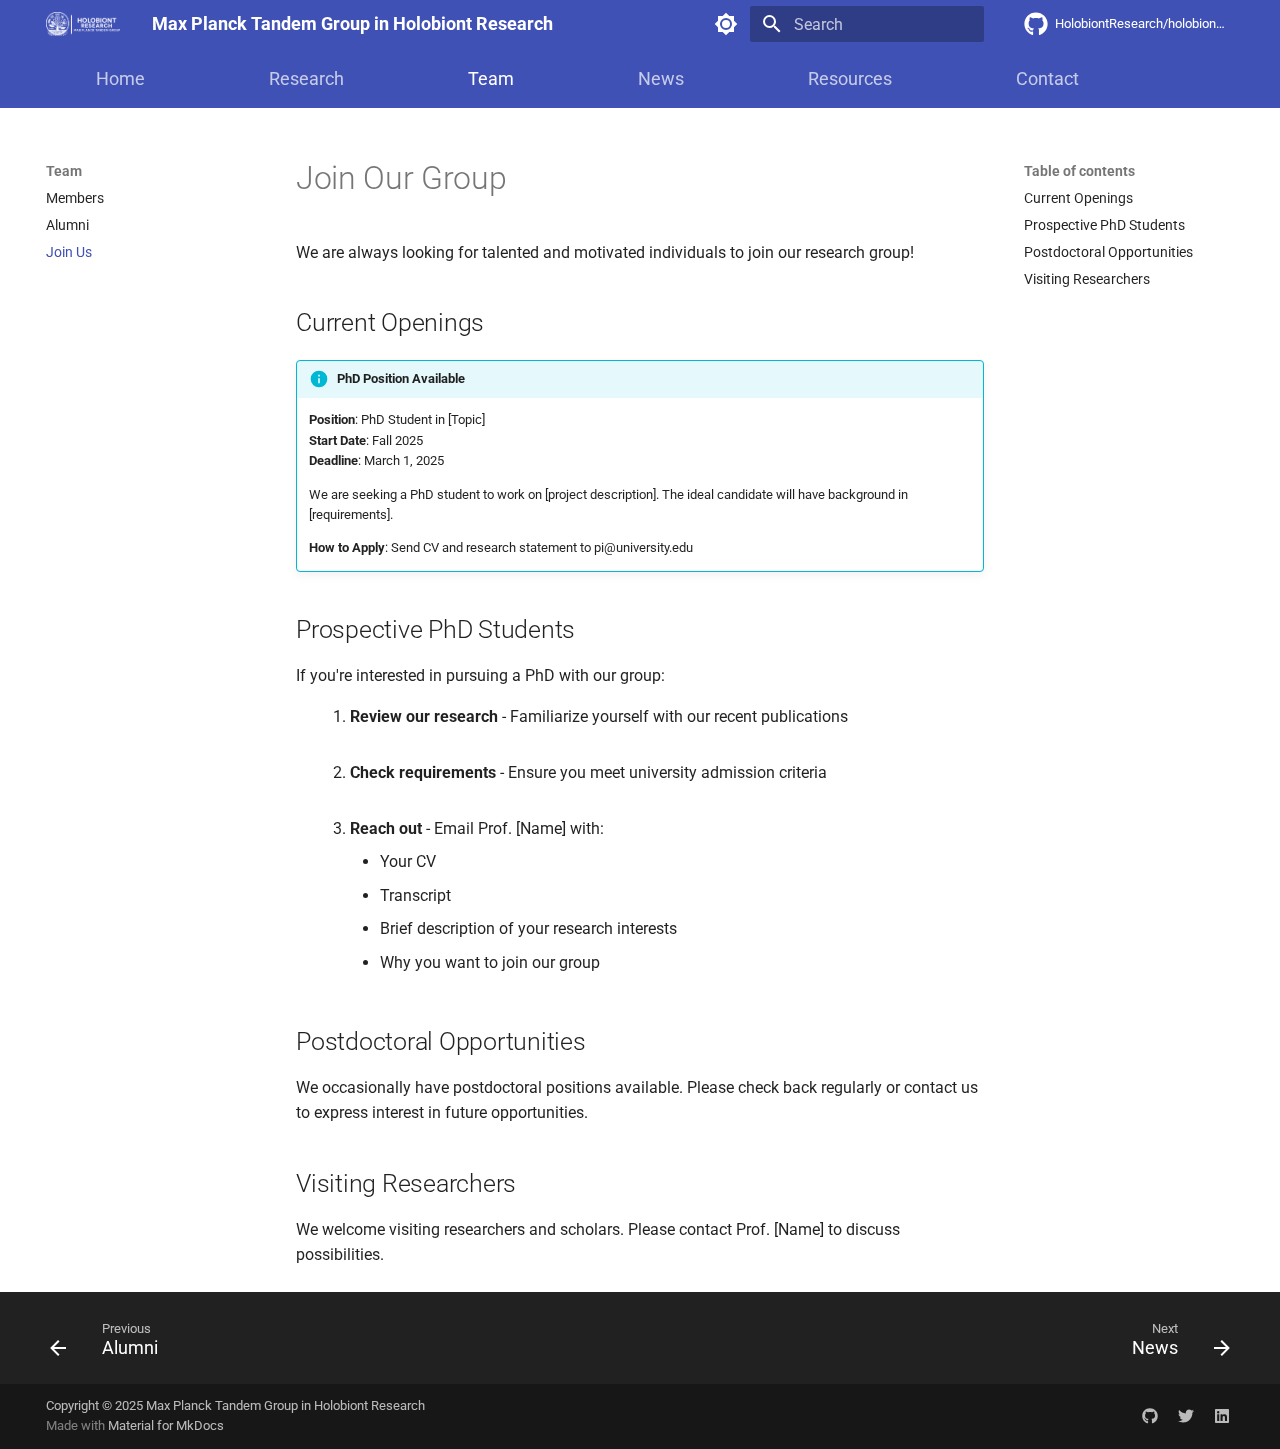
<file: team/join/index.html>
<!doctype html>
<html lang="en" class="no-js">
  <head>
    
      <meta charset="utf-8">
      <meta name="viewport" content="width=device-width,initial-scale=1">
      
        <meta name="description" content="Research group focused understanding the mechanisms that determine the diversity patterns of microbial communities of agricultural and livestock systems.">
      
      
        <meta name="author" content="Alejandro Caro-Quintero PhD">
      
      
        <link rel="canonical" href="https://holobionts.xyz/team/join/">
      
      
        <link rel="prev" href="../alumni/">
      
      
        <link rel="next" href="../../news/">
      
      
        
      
      
      <link rel="icon" href="../../assets/favicon.png">
      <meta name="generator" content="mkdocs-1.6.1, mkdocs-material-9.7.1">
    
    
      
        <title>Join Us - Max Planck Tandem Group in Holobiont Research</title>
      
    
    
      <link rel="stylesheet" href="../../assets/stylesheets/main.484c7ddc.min.css">
      
        
        <link rel="stylesheet" href="../../assets/stylesheets/palette.ab4e12ef.min.css">
      
      


    
    
      
    
    
      
        
        
        <link rel="preconnect" href="https://fonts.gstatic.com" crossorigin>
        <link rel="stylesheet" href="https://fonts.googleapis.com/css?family=Roboto:300,300i,400,400i,700,700i%7CRoboto+Mono:400,400i,700,700i&display=fallback">
        <style>:root{--md-text-font:"Roboto";--md-code-font:"Roboto Mono"}</style>
      
    
    
      <link rel="stylesheet" href="../../stylesheets/extra.css">
    
    <script>__md_scope=new URL("../..",location),__md_hash=e=>[...e].reduce(((e,_)=>(e<<5)-e+_.charCodeAt(0)),0),__md_get=(e,_=localStorage,t=__md_scope)=>JSON.parse(_.getItem(t.pathname+"."+e)),__md_set=(e,_,t=localStorage,a=__md_scope)=>{try{t.setItem(a.pathname+"."+e,JSON.stringify(_))}catch(e){}}</script>
    
      
  


  
  

<script id="__analytics">function __md_analytics(){function e(){dataLayer.push(arguments)}window.dataLayer=window.dataLayer||[],e("js",new Date),e("config","G-XXXXXXXXXX"),document.addEventListener("DOMContentLoaded",(function(){document.forms.search&&document.forms.search.query.addEventListener("blur",(function(){this.value&&e("event","search",{search_term:this.value})}));document$.subscribe((function(){var t=document.forms.feedback;if(void 0!==t)for(var a of t.querySelectorAll("[type=submit]"))a.addEventListener("click",(function(a){a.preventDefault();var n=document.location.pathname,d=this.getAttribute("data-md-value");e("event","feedback",{page:n,data:d}),t.firstElementChild.disabled=!0;var r=t.querySelector(".md-feedback__note [data-md-value='"+d+"']");r&&(r.hidden=!1)})),t.hidden=!1})),location$.subscribe((function(t){e("config","G-XXXXXXXXXX",{page_path:t.pathname})}))}));var t=document.createElement("script");t.async=!0,t.src="https://www.googletagmanager.com/gtag/js?id=G-XXXXXXXXXX",document.getElementById("__analytics").insertAdjacentElement("afterEnd",t)}</script>
  
    <script>"undefined"!=typeof __md_analytics&&__md_analytics()</script>
  

    
    
  </head>
  
  
    
    
      
    
    
    
    
    <body dir="ltr" data-md-color-scheme="default" data-md-color-primary="indigo" data-md-color-accent="indigo">
  
    
    <input class="md-toggle" data-md-toggle="drawer" type="checkbox" id="__drawer" autocomplete="off">
    <input class="md-toggle" data-md-toggle="search" type="checkbox" id="__search" autocomplete="off">
    <label class="md-overlay" for="__drawer"></label>
    <div data-md-component="skip">
      
        
        <a href="#join-our-group" class="md-skip">
          Skip to content
        </a>
      
    </div>
    <div data-md-component="announce">
      
    </div>
    
    
      

<header class="md-header" data-md-component="header">
  <nav class="md-header__inner md-grid" aria-label="Header">
    <a href="../.." title="Max Planck Tandem Group in Holobiont Research" class="md-header__button md-logo" aria-label="Max Planck Tandem Group in Holobiont Research" data-md-component="logo">
      
  <img src="../../assets/holobionts_logo_white.webp" alt="logo">

    </a>
    <label class="md-header__button md-icon" for="__drawer">
      
      <svg xmlns="http://www.w3.org/2000/svg" viewBox="0 0 24 24"><path d="M3 6h18v2H3zm0 5h18v2H3zm0 5h18v2H3z"/></svg>
    </label>
    <div class="md-header__title" data-md-component="header-title">
      <div class="md-header__ellipsis">
        <div class="md-header__topic">
          <span class="md-ellipsis">
            Max Planck Tandem Group in Holobiont Research
          </span>
        </div>
        <div class="md-header__topic" data-md-component="header-topic">
          <span class="md-ellipsis">
            
              Join Us
            
          </span>
        </div>
      </div>
    </div>
    
      
        <form class="md-header__option" data-md-component="palette">
  
    
    
    
    <input class="md-option" data-md-color-media="(prefers-color-scheme: light)" data-md-color-scheme="default" data-md-color-primary="indigo" data-md-color-accent="indigo"  aria-label="Switch to dark mode"  type="radio" name="__palette" id="__palette_0">
    
      <label class="md-header__button md-icon" title="Switch to dark mode" for="__palette_1" hidden>
        <svg xmlns="http://www.w3.org/2000/svg" viewBox="0 0 24 24"><path d="M12 8a4 4 0 0 0-4 4 4 4 0 0 0 4 4 4 4 0 0 0 4-4 4 4 0 0 0-4-4m0 10a6 6 0 0 1-6-6 6 6 0 0 1 6-6 6 6 0 0 1 6 6 6 6 0 0 1-6 6m8-9.31V4h-4.69L12 .69 8.69 4H4v4.69L.69 12 4 15.31V20h4.69L12 23.31 15.31 20H20v-4.69L23.31 12z"/></svg>
      </label>
    
  
    
    
    
    <input class="md-option" data-md-color-media="(prefers-color-scheme: dark)" data-md-color-scheme="slate" data-md-color-primary="indigo" data-md-color-accent="indigo"  aria-label="Switch to light mode"  type="radio" name="__palette" id="__palette_1">
    
      <label class="md-header__button md-icon" title="Switch to light mode" for="__palette_0" hidden>
        <svg xmlns="http://www.w3.org/2000/svg" viewBox="0 0 24 24"><path d="M12 18c-.89 0-1.74-.2-2.5-.55C11.56 16.5 13 14.42 13 12s-1.44-4.5-3.5-5.45C10.26 6.2 11.11 6 12 6a6 6 0 0 1 6 6 6 6 0 0 1-6 6m8-9.31V4h-4.69L12 .69 8.69 4H4v4.69L.69 12 4 15.31V20h4.69L12 23.31 15.31 20H20v-4.69L23.31 12z"/></svg>
      </label>
    
  
</form>
      
    
    
      <script>var palette=__md_get("__palette");if(palette&&palette.color){if("(prefers-color-scheme)"===palette.color.media){var media=matchMedia("(prefers-color-scheme: light)"),input=document.querySelector(media.matches?"[data-md-color-media='(prefers-color-scheme: light)']":"[data-md-color-media='(prefers-color-scheme: dark)']");palette.color.media=input.getAttribute("data-md-color-media"),palette.color.scheme=input.getAttribute("data-md-color-scheme"),palette.color.primary=input.getAttribute("data-md-color-primary"),palette.color.accent=input.getAttribute("data-md-color-accent")}for(var[key,value]of Object.entries(palette.color))document.body.setAttribute("data-md-color-"+key,value)}</script>
    
    
    
      
      
        <label class="md-header__button md-icon" for="__search">
          
          <svg xmlns="http://www.w3.org/2000/svg" viewBox="0 0 24 24"><path d="M9.5 3A6.5 6.5 0 0 1 16 9.5c0 1.61-.59 3.09-1.56 4.23l.27.27h.79l5 5-1.5 1.5-5-5v-.79l-.27-.27A6.52 6.52 0 0 1 9.5 16 6.5 6.5 0 0 1 3 9.5 6.5 6.5 0 0 1 9.5 3m0 2C7 5 5 7 5 9.5S7 14 9.5 14 14 12 14 9.5 12 5 9.5 5"/></svg>
        </label>
        <div class="md-search" data-md-component="search" role="dialog">
  <label class="md-search__overlay" for="__search"></label>
  <div class="md-search__inner" role="search">
    <form class="md-search__form" name="search">
      <input type="text" class="md-search__input" name="query" aria-label="Search" placeholder="Search" autocapitalize="off" autocorrect="off" autocomplete="off" spellcheck="false" data-md-component="search-query" required>
      <label class="md-search__icon md-icon" for="__search">
        
        <svg xmlns="http://www.w3.org/2000/svg" viewBox="0 0 24 24"><path d="M9.5 3A6.5 6.5 0 0 1 16 9.5c0 1.61-.59 3.09-1.56 4.23l.27.27h.79l5 5-1.5 1.5-5-5v-.79l-.27-.27A6.52 6.52 0 0 1 9.5 16 6.5 6.5 0 0 1 3 9.5 6.5 6.5 0 0 1 9.5 3m0 2C7 5 5 7 5 9.5S7 14 9.5 14 14 12 14 9.5 12 5 9.5 5"/></svg>
        
        <svg xmlns="http://www.w3.org/2000/svg" viewBox="0 0 24 24"><path d="M20 11v2H8l5.5 5.5-1.42 1.42L4.16 12l7.92-7.92L13.5 5.5 8 11z"/></svg>
      </label>
      <nav class="md-search__options" aria-label="Search">
        
        <button type="reset" class="md-search__icon md-icon" title="Clear" aria-label="Clear" tabindex="-1">
          
          <svg xmlns="http://www.w3.org/2000/svg" viewBox="0 0 24 24"><path d="M19 6.41 17.59 5 12 10.59 6.41 5 5 6.41 10.59 12 5 17.59 6.41 19 12 13.41 17.59 19 19 17.59 13.41 12z"/></svg>
        </button>
      </nav>
      
        <div class="md-search__suggest" data-md-component="search-suggest"></div>
      
    </form>
    <div class="md-search__output">
      <div class="md-search__scrollwrap" tabindex="0" data-md-scrollfix>
        <div class="md-search-result" data-md-component="search-result">
          <div class="md-search-result__meta">
            Initializing search
          </div>
          <ol class="md-search-result__list" role="presentation"></ol>
        </div>
      </div>
    </div>
  </div>
</div>
      
    
    
      <div class="md-header__source">
        <a href="https://github.com/HolobiontResearch/holobionts-website" title="Go to repository" class="md-source" data-md-component="source">
  <div class="md-source__icon md-icon">
    
    <svg xmlns="http://www.w3.org/2000/svg" viewBox="0 0 512 512"><!--! Font Awesome Free 7.1.0 by @fontawesome - https://fontawesome.com License - https://fontawesome.com/license/free (Icons: CC BY 4.0, Fonts: SIL OFL 1.1, Code: MIT License) Copyright 2025 Fonticons, Inc.--><path d="M173.9 397.4c0 2-2.3 3.6-5.2 3.6-3.3.3-5.6-1.3-5.6-3.6 0-2 2.3-3.6 5.2-3.6 3-.3 5.6 1.3 5.6 3.6m-31.1-4.5c-.7 2 1.3 4.3 4.3 4.9 2.6 1 5.6 0 6.2-2s-1.3-4.3-4.3-5.2c-2.6-.7-5.5.3-6.2 2.3m44.2-1.7c-2.9.7-4.9 2.6-4.6 4.9.3 2 2.9 3.3 5.9 2.6 2.9-.7 4.9-2.6 4.6-4.6-.3-1.9-3-3.2-5.9-2.9M252.8 8C114.1 8 8 113.3 8 252c0 110.9 69.8 205.8 169.5 239.2 12.8 2.3 17.3-5.6 17.3-12.1 0-6.2-.3-40.4-.3-61.4 0 0-70 15-84.7-29.8 0 0-11.4-29.1-27.8-36.6 0 0-22.9-15.7 1.6-15.4 0 0 24.9 2 38.6 25.8 21.9 38.6 58.6 27.5 72.9 20.9 2.3-16 8.8-27.1 16-33.7-55.9-6.2-112.3-14.3-112.3-110.5 0-27.5 7.6-41.3 23.6-58.9-2.6-6.5-11.1-33.3 2.6-67.9 20.9-6.5 69 27 69 27 20-5.6 41.5-8.5 62.8-8.5s42.8 2.9 62.8 8.5c0 0 48.1-33.6 69-27 13.7 34.7 5.2 61.4 2.6 67.9 16 17.7 25.8 31.5 25.8 58.9 0 96.5-58.9 104.2-114.8 110.5 9.2 7.9 17 22.9 17 46.4 0 33.7-.3 75.4-.3 83.6 0 6.5 4.6 14.4 17.3 12.1C436.2 457.8 504 362.9 504 252 504 113.3 391.5 8 252.8 8M105.2 352.9c-1.3 1-1 3.3.7 5.2 1.6 1.6 3.9 2.3 5.2 1 1.3-1 1-3.3-.7-5.2-1.6-1.6-3.9-2.3-5.2-1m-10.8-8.1c-.7 1.3.3 2.9 2.3 3.9 1.6 1 3.6.7 4.3-.7.7-1.3-.3-2.9-2.3-3.9-2-.6-3.6-.3-4.3.7m32.4 35.6c-1.6 1.3-1 4.3 1.3 6.2 2.3 2.3 5.2 2.6 6.5 1 1.3-1.3.7-4.3-1.3-6.2-2.2-2.3-5.2-2.6-6.5-1m-11.4-14.7c-1.6 1-1.6 3.6 0 5.9s4.3 3.3 5.6 2.3c1.6-1.3 1.6-3.9 0-6.2-1.4-2.3-4-3.3-5.6-2"/></svg>
  </div>
  <div class="md-source__repository">
    HolobiontResearch/holobionts-website
  </div>
</a>
      </div>
    
  </nav>
  
</header>
    
    <div class="md-container" data-md-component="container">
      
      
        
          
            
<nav class="md-tabs" aria-label="Tabs" data-md-component="tabs">
  <div class="md-grid">
    <ul class="md-tabs__list">
      
        
  
  
  
  
    <li class="md-tabs__item">
      <a href="../.." class="md-tabs__link">
        
  
  
    
  
  Home

      </a>
    </li>
  

      
        
  
  
  
  
    
    
      <li class="md-tabs__item">
        <a href="../../research/" class="md-tabs__link">
          
  
  
  Research

        </a>
      </li>
    
  

      
        
  
  
  
    
  
  
    
    
      <li class="md-tabs__item md-tabs__item--active">
        <a href="../" class="md-tabs__link">
          
  
  
  Team

        </a>
      </li>
    
  

      
        
  
  
  
  
    <li class="md-tabs__item">
      <a href="../../news/" class="md-tabs__link">
        
  
  
    
  
  News

      </a>
    </li>
  

      
        
  
  
  
  
    
    
      <li class="md-tabs__item">
        <a href="../../resources/software/" class="md-tabs__link">
          
  
  
  Resources

        </a>
      </li>
    
  

      
        
  
  
  
  
    <li class="md-tabs__item">
      <a href="../../contact/" class="md-tabs__link">
        
  
  
    
  
  Contact

      </a>
    </li>
  

      
    </ul>
  </div>
</nav>
          
        
      
      <main class="md-main" data-md-component="main">
        <div class="md-main__inner md-grid">
          
            
              
              <div class="md-sidebar md-sidebar--primary" data-md-component="sidebar" data-md-type="navigation" >
                <div class="md-sidebar__scrollwrap">
                  <div class="md-sidebar__inner">
                    


  


<nav class="md-nav md-nav--primary md-nav--lifted" aria-label="Navigation" data-md-level="0">
  <label class="md-nav__title" for="__drawer">
    <a href="../.." title="Max Planck Tandem Group in Holobiont Research" class="md-nav__button md-logo" aria-label="Max Planck Tandem Group in Holobiont Research" data-md-component="logo">
      
  <img src="../../assets/holobionts_logo_white.webp" alt="logo">

    </a>
    Max Planck Tandem Group in Holobiont Research
  </label>
  
    <div class="md-nav__source">
      <a href="https://github.com/HolobiontResearch/holobionts-website" title="Go to repository" class="md-source" data-md-component="source">
  <div class="md-source__icon md-icon">
    
    <svg xmlns="http://www.w3.org/2000/svg" viewBox="0 0 512 512"><!--! Font Awesome Free 7.1.0 by @fontawesome - https://fontawesome.com License - https://fontawesome.com/license/free (Icons: CC BY 4.0, Fonts: SIL OFL 1.1, Code: MIT License) Copyright 2025 Fonticons, Inc.--><path d="M173.9 397.4c0 2-2.3 3.6-5.2 3.6-3.3.3-5.6-1.3-5.6-3.6 0-2 2.3-3.6 5.2-3.6 3-.3 5.6 1.3 5.6 3.6m-31.1-4.5c-.7 2 1.3 4.3 4.3 4.9 2.6 1 5.6 0 6.2-2s-1.3-4.3-4.3-5.2c-2.6-.7-5.5.3-6.2 2.3m44.2-1.7c-2.9.7-4.9 2.6-4.6 4.9.3 2 2.9 3.3 5.9 2.6 2.9-.7 4.9-2.6 4.6-4.6-.3-1.9-3-3.2-5.9-2.9M252.8 8C114.1 8 8 113.3 8 252c0 110.9 69.8 205.8 169.5 239.2 12.8 2.3 17.3-5.6 17.3-12.1 0-6.2-.3-40.4-.3-61.4 0 0-70 15-84.7-29.8 0 0-11.4-29.1-27.8-36.6 0 0-22.9-15.7 1.6-15.4 0 0 24.9 2 38.6 25.8 21.9 38.6 58.6 27.5 72.9 20.9 2.3-16 8.8-27.1 16-33.7-55.9-6.2-112.3-14.3-112.3-110.5 0-27.5 7.6-41.3 23.6-58.9-2.6-6.5-11.1-33.3 2.6-67.9 20.9-6.5 69 27 69 27 20-5.6 41.5-8.5 62.8-8.5s42.8 2.9 62.8 8.5c0 0 48.1-33.6 69-27 13.7 34.7 5.2 61.4 2.6 67.9 16 17.7 25.8 31.5 25.8 58.9 0 96.5-58.9 104.2-114.8 110.5 9.2 7.9 17 22.9 17 46.4 0 33.7-.3 75.4-.3 83.6 0 6.5 4.6 14.4 17.3 12.1C436.2 457.8 504 362.9 504 252 504 113.3 391.5 8 252.8 8M105.2 352.9c-1.3 1-1 3.3.7 5.2 1.6 1.6 3.9 2.3 5.2 1 1.3-1 1-3.3-.7-5.2-1.6-1.6-3.9-2.3-5.2-1m-10.8-8.1c-.7 1.3.3 2.9 2.3 3.9 1.6 1 3.6.7 4.3-.7.7-1.3-.3-2.9-2.3-3.9-2-.6-3.6-.3-4.3.7m32.4 35.6c-1.6 1.3-1 4.3 1.3 6.2 2.3 2.3 5.2 2.6 6.5 1 1.3-1.3.7-4.3-1.3-6.2-2.2-2.3-5.2-2.6-6.5-1m-11.4-14.7c-1.6 1-1.6 3.6 0 5.9s4.3 3.3 5.6 2.3c1.6-1.3 1.6-3.9 0-6.2-1.4-2.3-4-3.3-5.6-2"/></svg>
  </div>
  <div class="md-source__repository">
    HolobiontResearch/holobionts-website
  </div>
</a>
    </div>
  
  <ul class="md-nav__list" data-md-scrollfix>
    
      
      
  
  
  
  
    <li class="md-nav__item">
      <a href="../.." class="md-nav__link">
        
  
  
  <span class="md-ellipsis">
    
  
    Home
  

    
  </span>
  
  

      </a>
    </li>
  

    
      
      
  
  
  
  
    
    
    
    
      
      
        
      
    
    
    <li class="md-nav__item md-nav__item--nested">
      
        
        
        <input class="md-nav__toggle md-toggle " type="checkbox" id="__nav_2" >
        
          
          <label class="md-nav__link" for="__nav_2" id="__nav_2_label" tabindex="0">
            
  
  
  <span class="md-ellipsis">
    
  
    Research
  

    
  </span>
  
  

            <span class="md-nav__icon md-icon"></span>
          </label>
        
        <nav class="md-nav" data-md-level="1" aria-labelledby="__nav_2_label" aria-expanded="false">
          <label class="md-nav__title" for="__nav_2">
            <span class="md-nav__icon md-icon"></span>
            
  
    Research
  

          </label>
          <ul class="md-nav__list" data-md-scrollfix>
            
              
                
  
  
  
  
    <li class="md-nav__item">
      <a href="../../research/" class="md-nav__link">
        
  
  
  <span class="md-ellipsis">
    
  
    Overview
  

    
  </span>
  
  

      </a>
    </li>
  

              
            
              
                
  
  
  
  
    <li class="md-nav__item">
      <a href="../../research/projects/" class="md-nav__link">
        
  
  
  <span class="md-ellipsis">
    
  
    Projects
  

    
  </span>
  
  

      </a>
    </li>
  

              
            
              
                
  
  
  
  
    <li class="md-nav__item">
      <a href="../../research/publications/" class="md-nav__link">
        
  
  
  <span class="md-ellipsis">
    
  
    Publications
  

    
  </span>
  
  

      </a>
    </li>
  

              
            
          </ul>
        </nav>
      
    </li>
  

    
      
      
  
  
    
  
  
  
    
    
    
    
      
        
        
      
      
        
      
    
    
    <li class="md-nav__item md-nav__item--active md-nav__item--section md-nav__item--nested">
      
        
        
        <input class="md-nav__toggle md-toggle " type="checkbox" id="__nav_3" checked>
        
          
          <label class="md-nav__link" for="__nav_3" id="__nav_3_label" tabindex="">
            
  
  
  <span class="md-ellipsis">
    
  
    Team
  

    
  </span>
  
  

            <span class="md-nav__icon md-icon"></span>
          </label>
        
        <nav class="md-nav" data-md-level="1" aria-labelledby="__nav_3_label" aria-expanded="true">
          <label class="md-nav__title" for="__nav_3">
            <span class="md-nav__icon md-icon"></span>
            
  
    Team
  

          </label>
          <ul class="md-nav__list" data-md-scrollfix>
            
              
                
  
  
  
  
    <li class="md-nav__item">
      <a href="../" class="md-nav__link">
        
  
  
  <span class="md-ellipsis">
    
  
    Members
  

    
  </span>
  
  

      </a>
    </li>
  

              
            
              
                
  
  
  
  
    <li class="md-nav__item">
      <a href="../alumni/" class="md-nav__link">
        
  
  
  <span class="md-ellipsis">
    
  
    Alumni
  

    
  </span>
  
  

      </a>
    </li>
  

              
            
              
                
  
  
    
  
  
  
    <li class="md-nav__item md-nav__item--active">
      
      <input class="md-nav__toggle md-toggle" type="checkbox" id="__toc">
      
      
        
      
      
        <label class="md-nav__link md-nav__link--active" for="__toc">
          
  
  
  <span class="md-ellipsis">
    
  
    Join Us
  

    
  </span>
  
  

          <span class="md-nav__icon md-icon"></span>
        </label>
      
      <a href="./" class="md-nav__link md-nav__link--active">
        
  
  
  <span class="md-ellipsis">
    
  
    Join Us
  

    
  </span>
  
  

      </a>
      
        

<nav class="md-nav md-nav--secondary" aria-label="Table of contents">
  
  
  
    
  
  
    <label class="md-nav__title" for="__toc">
      <span class="md-nav__icon md-icon"></span>
      Table of contents
    </label>
    <ul class="md-nav__list" data-md-component="toc" data-md-scrollfix>
      
        <li class="md-nav__item">
  <a href="#current-openings" class="md-nav__link">
    <span class="md-ellipsis">
      
        Current Openings
      
    </span>
  </a>
  
</li>
      
        <li class="md-nav__item">
  <a href="#prospective-phd-students" class="md-nav__link">
    <span class="md-ellipsis">
      
        Prospective PhD Students
      
    </span>
  </a>
  
</li>
      
        <li class="md-nav__item">
  <a href="#postdoctoral-opportunities" class="md-nav__link">
    <span class="md-ellipsis">
      
        Postdoctoral Opportunities
      
    </span>
  </a>
  
</li>
      
        <li class="md-nav__item">
  <a href="#visiting-researchers" class="md-nav__link">
    <span class="md-ellipsis">
      
        Visiting Researchers
      
    </span>
  </a>
  
</li>
      
    </ul>
  
</nav>
      
    </li>
  

              
            
          </ul>
        </nav>
      
    </li>
  

    
      
      
  
  
  
  
    <li class="md-nav__item">
      <a href="../../news/" class="md-nav__link">
        
  
  
  <span class="md-ellipsis">
    
  
    News
  

    
  </span>
  
  

      </a>
    </li>
  

    
      
      
  
  
  
  
    
    
    
    
      
      
        
      
    
    
    <li class="md-nav__item md-nav__item--nested">
      
        
        
        <input class="md-nav__toggle md-toggle " type="checkbox" id="__nav_5" >
        
          
          <label class="md-nav__link" for="__nav_5" id="__nav_5_label" tabindex="0">
            
  
  
  <span class="md-ellipsis">
    
  
    Resources
  

    
  </span>
  
  

            <span class="md-nav__icon md-icon"></span>
          </label>
        
        <nav class="md-nav" data-md-level="1" aria-labelledby="__nav_5_label" aria-expanded="false">
          <label class="md-nav__title" for="__nav_5">
            <span class="md-nav__icon md-icon"></span>
            
  
    Resources
  

          </label>
          <ul class="md-nav__list" data-md-scrollfix>
            
              
                
  
  
  
  
    <li class="md-nav__item">
      <a href="../../resources/software/" class="md-nav__link">
        
  
  
  <span class="md-ellipsis">
    
  
    Software
  

    
  </span>
  
  

      </a>
    </li>
  

              
            
              
                
  
  
  
  
    <li class="md-nav__item">
      <a href="../../resources/datasets/" class="md-nav__link">
        
  
  
  <span class="md-ellipsis">
    
  
    Datasets
  

    
  </span>
  
  

      </a>
    </li>
  

              
            
              
                
  
  
  
  
    <li class="md-nav__item">
      <a href="../../resources/teaching/" class="md-nav__link">
        
  
  
  <span class="md-ellipsis">
    
  
    Teaching
  

    
  </span>
  
  

      </a>
    </li>
  

              
            
          </ul>
        </nav>
      
    </li>
  

    
      
      
  
  
  
  
    <li class="md-nav__item">
      <a href="../../contact/" class="md-nav__link">
        
  
  
  <span class="md-ellipsis">
    
  
    Contact
  

    
  </span>
  
  

      </a>
    </li>
  

    
  </ul>
</nav>
                  </div>
                </div>
              </div>
            
            
              
              <div class="md-sidebar md-sidebar--secondary" data-md-component="sidebar" data-md-type="toc" >
                <div class="md-sidebar__scrollwrap">
                  <div class="md-sidebar__inner">
                    

<nav class="md-nav md-nav--secondary" aria-label="Table of contents">
  
  
  
    
  
  
    <label class="md-nav__title" for="__toc">
      <span class="md-nav__icon md-icon"></span>
      Table of contents
    </label>
    <ul class="md-nav__list" data-md-component="toc" data-md-scrollfix>
      
        <li class="md-nav__item">
  <a href="#current-openings" class="md-nav__link">
    <span class="md-ellipsis">
      
        Current Openings
      
    </span>
  </a>
  
</li>
      
        <li class="md-nav__item">
  <a href="#prospective-phd-students" class="md-nav__link">
    <span class="md-ellipsis">
      
        Prospective PhD Students
      
    </span>
  </a>
  
</li>
      
        <li class="md-nav__item">
  <a href="#postdoctoral-opportunities" class="md-nav__link">
    <span class="md-ellipsis">
      
        Postdoctoral Opportunities
      
    </span>
  </a>
  
</li>
      
        <li class="md-nav__item">
  <a href="#visiting-researchers" class="md-nav__link">
    <span class="md-ellipsis">
      
        Visiting Researchers
      
    </span>
  </a>
  
</li>
      
    </ul>
  
</nav>
                  </div>
                </div>
              </div>
            
          
          
            <div class="md-content" data-md-component="content">
              
              <article class="md-content__inner md-typeset">
                
                  


  
  


<h1 id="join-our-group">Join Our Group</h1>
<p>We are always looking for talented and motivated individuals to join our research group!</p>
<h2 id="current-openings">Current Openings</h2>
<div class="admonition info">
<p class="admonition-title">PhD Position Available</p>
<p><strong>Position</strong>: PhD Student in [Topic]<br />
<strong>Start Date</strong>: Fall 2025<br />
<strong>Deadline</strong>: March 1, 2025</p>
<p>We are seeking a PhD student to work on [project description]. The ideal candidate will have background in [requirements].</p>
<p><strong>How to Apply</strong>: Send CV and research statement to pi@university.edu</p>
</div>
<h2 id="prospective-phd-students">Prospective PhD Students</h2>
<p>If you're interested in pursuing a PhD with our group:</p>
<ol>
<li><strong>Review our research</strong> - Familiarize yourself with our recent publications</li>
<li><strong>Check requirements</strong> - Ensure you meet university admission criteria</li>
<li><strong>Reach out</strong> - Email Prof. [Name] with:<ul>
<li>Your CV</li>
<li>Transcript</li>
<li>Brief description of your research interests</li>
<li>Why you want to join our group</li>
</ul>
</li>
</ol>
<h2 id="postdoctoral-opportunities">Postdoctoral Opportunities</h2>
<p>We occasionally have postdoctoral positions available. Please check back regularly or contact us to express interest in future opportunities.</p>
<h2 id="visiting-researchers">Visiting Researchers</h2>
<p>We welcome visiting researchers and scholars. Please contact Prof. [Name] to discuss possibilities.</p>









  




                
              </article>
            </div>
          
          
  <script>var tabs=__md_get("__tabs");if(Array.isArray(tabs))e:for(var set of document.querySelectorAll(".tabbed-set")){var labels=set.querySelector(".tabbed-labels");for(var tab of tabs)for(var label of labels.getElementsByTagName("label"))if(label.innerText.trim()===tab){var input=document.getElementById(label.htmlFor);input.checked=!0;continue e}}</script>

<script>var target=document.getElementById(location.hash.slice(1));target&&target.name&&(target.checked=target.name.startsWith("__tabbed_"))</script>
        </div>
        
          <button type="button" class="md-top md-icon" data-md-component="top" hidden>
  
  <svg xmlns="http://www.w3.org/2000/svg" viewBox="0 0 24 24"><path d="M13 20h-2V8l-5.5 5.5-1.42-1.42L12 4.16l7.92 7.92-1.42 1.42L13 8z"/></svg>
  Back to top
</button>
        
      </main>
      
        <footer class="md-footer">
  
    
      
      <nav class="md-footer__inner md-grid" aria-label="Footer" >
        
          
          <a href="../alumni/" class="md-footer__link md-footer__link--prev" aria-label="Previous: Alumni">
            <div class="md-footer__button md-icon">
              
              <svg xmlns="http://www.w3.org/2000/svg" viewBox="0 0 24 24"><path d="M20 11v2H8l5.5 5.5-1.42 1.42L4.16 12l7.92-7.92L13.5 5.5 8 11z"/></svg>
            </div>
            <div class="md-footer__title">
              <span class="md-footer__direction">
                Previous
              </span>
              <div class="md-ellipsis">
                Alumni
              </div>
            </div>
          </a>
        
        
          
          <a href="../../news/" class="md-footer__link md-footer__link--next" aria-label="Next: News">
            <div class="md-footer__title">
              <span class="md-footer__direction">
                Next
              </span>
              <div class="md-ellipsis">
                News
              </div>
            </div>
            <div class="md-footer__button md-icon">
              
              <svg xmlns="http://www.w3.org/2000/svg" viewBox="0 0 24 24"><path d="M4 11v2h12l-5.5 5.5 1.42 1.42L19.84 12l-7.92-7.92L10.5 5.5 16 11z"/></svg>
            </div>
          </a>
        
      </nav>
    
  
  <div class="md-footer-meta md-typeset">
    <div class="md-footer-meta__inner md-grid">
      <div class="md-copyright">
  
    <div class="md-copyright__highlight">
      Copyright &copy; 2025 Max Planck Tandem Group in Holobiont Research
    </div>
  
  
    Made with
    <a href="https://squidfunk.github.io/mkdocs-material/" target="_blank" rel="noopener">
      Material for MkDocs
    </a>
  
</div>
      
        
<div class="md-social">
  
    
    
    
    
      
      
    
    <a href="https://github.com/yourgroup" target="_blank" rel="noopener" title="github.com" class="md-social__link">
      <svg xmlns="http://www.w3.org/2000/svg" viewBox="0 0 512 512"><!--! Font Awesome Free 7.1.0 by @fontawesome - https://fontawesome.com License - https://fontawesome.com/license/free (Icons: CC BY 4.0, Fonts: SIL OFL 1.1, Code: MIT License) Copyright 2025 Fonticons, Inc.--><path d="M173.9 397.4c0 2-2.3 3.6-5.2 3.6-3.3.3-5.6-1.3-5.6-3.6 0-2 2.3-3.6 5.2-3.6 3-.3 5.6 1.3 5.6 3.6m-31.1-4.5c-.7 2 1.3 4.3 4.3 4.9 2.6 1 5.6 0 6.2-2s-1.3-4.3-4.3-5.2c-2.6-.7-5.5.3-6.2 2.3m44.2-1.7c-2.9.7-4.9 2.6-4.6 4.9.3 2 2.9 3.3 5.9 2.6 2.9-.7 4.9-2.6 4.6-4.6-.3-1.9-3-3.2-5.9-2.9M252.8 8C114.1 8 8 113.3 8 252c0 110.9 69.8 205.8 169.5 239.2 12.8 2.3 17.3-5.6 17.3-12.1 0-6.2-.3-40.4-.3-61.4 0 0-70 15-84.7-29.8 0 0-11.4-29.1-27.8-36.6 0 0-22.9-15.7 1.6-15.4 0 0 24.9 2 38.6 25.8 21.9 38.6 58.6 27.5 72.9 20.9 2.3-16 8.8-27.1 16-33.7-55.9-6.2-112.3-14.3-112.3-110.5 0-27.5 7.6-41.3 23.6-58.9-2.6-6.5-11.1-33.3 2.6-67.9 20.9-6.5 69 27 69 27 20-5.6 41.5-8.5 62.8-8.5s42.8 2.9 62.8 8.5c0 0 48.1-33.6 69-27 13.7 34.7 5.2 61.4 2.6 67.9 16 17.7 25.8 31.5 25.8 58.9 0 96.5-58.9 104.2-114.8 110.5 9.2 7.9 17 22.9 17 46.4 0 33.7-.3 75.4-.3 83.6 0 6.5 4.6 14.4 17.3 12.1C436.2 457.8 504 362.9 504 252 504 113.3 391.5 8 252.8 8M105.2 352.9c-1.3 1-1 3.3.7 5.2 1.6 1.6 3.9 2.3 5.2 1 1.3-1 1-3.3-.7-5.2-1.6-1.6-3.9-2.3-5.2-1m-10.8-8.1c-.7 1.3.3 2.9 2.3 3.9 1.6 1 3.6.7 4.3-.7.7-1.3-.3-2.9-2.3-3.9-2-.6-3.6-.3-4.3.7m32.4 35.6c-1.6 1.3-1 4.3 1.3 6.2 2.3 2.3 5.2 2.6 6.5 1 1.3-1.3.7-4.3-1.3-6.2-2.2-2.3-5.2-2.6-6.5-1m-11.4-14.7c-1.6 1-1.6 3.6 0 5.9s4.3 3.3 5.6 2.3c1.6-1.3 1.6-3.9 0-6.2-1.4-2.3-4-3.3-5.6-2"/></svg>
    </a>
  
    
    
    
    
      
      
    
    <a href="https://twitter.com/yourgroup" target="_blank" rel="noopener" title="twitter.com" class="md-social__link">
      <svg xmlns="http://www.w3.org/2000/svg" viewBox="0 0 512 512"><!--! Font Awesome Free 7.1.0 by @fontawesome - https://fontawesome.com License - https://fontawesome.com/license/free (Icons: CC BY 4.0, Fonts: SIL OFL 1.1, Code: MIT License) Copyright 2025 Fonticons, Inc.--><path d="M459.4 151.7c.3 4.5.3 9.1.3 13.6 0 138.7-105.6 298.6-298.6 298.6-59.5 0-114.7-17.2-161.1-47.1 8.4 1 16.6 1.3 25.3 1.3 49.1 0 94.2-16.6 130.3-44.8-46.1-1-84.8-31.2-98.1-72.8 6.5 1 13 1.6 19.8 1.6 9.4 0 18.8-1.3 27.6-3.6-48.1-9.7-84.1-52-84.1-103v-1.3c14 7.8 30.2 12.7 47.4 13.3-28.3-18.8-46.8-51-46.8-87.4 0-19.5 5.2-37.4 14.3-53C87.4 130.8 165 172.4 252.1 176.9c-1.6-7.8-2.6-15.9-2.6-24C249.5 95.1 296.3 48 354.4 48c30.2 0 57.5 12.7 76.7 33.1 23.7-4.5 46.5-13.3 66.6-25.3-7.8 24.4-24.4 44.8-46.1 57.8 21.1-2.3 41.6-8.1 60.4-16.2-14.3 20.8-32.2 39.3-52.6 54.3"/></svg>
    </a>
  
    
    
    
    
      
      
    
    <a href="https://linkedin.com/in/yourgroup" target="_blank" rel="noopener" title="linkedin.com" class="md-social__link">
      <svg xmlns="http://www.w3.org/2000/svg" viewBox="0 0 448 512"><!--! Font Awesome Free 7.1.0 by @fontawesome - https://fontawesome.com License - https://fontawesome.com/license/free (Icons: CC BY 4.0, Fonts: SIL OFL 1.1, Code: MIT License) Copyright 2025 Fonticons, Inc.--><path d="M416 32H31.9C14.3 32 0 46.5 0 64.3v383.4C0 465.5 14.3 480 31.9 480H416c17.6 0 32-14.5 32-32.3V64.3c0-17.8-14.4-32.3-32-32.3M135.4 416H69V202.2h66.5V416zM102.2 96a38.5 38.5 0 1 1 0 77 38.5 38.5 0 1 1 0-77m282.1 320h-66.4V312c0-24.8-.5-56.7-34.5-56.7-34.6 0-39.9 27-39.9 54.9V416h-66.4V202.2h63.7v29.2h.9c8.9-16.8 30.6-34.5 62.9-34.5 67.2 0 79.7 44.3 79.7 101.9z"/></svg>
    </a>
  
</div>
      
    </div>
  </div>
</footer>
      
    </div>
    <div class="md-dialog" data-md-component="dialog">
      <div class="md-dialog__inner md-typeset"></div>
    </div>
    
    
    
      
      
      <script id="__config" type="application/json">{"annotate": null, "base": "../..", "features": ["navigation.tabs", "navigation.sections", "navigation.top", "navigation.footer", "search.suggest", "search.highlight", "content.tabs.link", "content.code.annotation", "content.code.copy"], "search": "../../assets/javascripts/workers/search.2c215733.min.js", "tags": null, "translations": {"clipboard.copied": "Copied to clipboard", "clipboard.copy": "Copy to clipboard", "search.result.more.one": "1 more on this page", "search.result.more.other": "# more on this page", "search.result.none": "No matching documents", "search.result.one": "1 matching document", "search.result.other": "# matching documents", "search.result.placeholder": "Type to start searching", "search.result.term.missing": "Missing", "select.version": "Select version"}, "version": null}</script>
    
    
      <script src="../../assets/javascripts/bundle.79ae519e.min.js"></script>
      
    
  </body>
</html>
</file>
<file: stylesheets/extra.css>
/* Team member cards styling */
.md-typeset .grid.cards {
  display: grid;
  grid-template-columns: repeat(auto-fit, minmax(300px, 1fr));
  gap: 1rem;
  margin: 1rem 0;
}

.md-typeset .grid.cards > * {
  border: 1px solid var(--md-default-fg-color--lightest);
  border-radius: 0.2rem;
  padding: 1rem;
  transition: box-shadow 0.2s;
}

.md-typeset .grid.cards > *:hover {
  box-shadow: 0 0.2rem 0.5rem rgba(0, 0, 0, 0.1);
}

/* Profile images */
.md-typeset img[src*="team"] {
  border-radius: 50%;
  display: block;
  margin: 0 auto 1rem;
}

/* Publication list styling */
.md-typeset ol {
  margin-left: 0;
  padding-left: 1.5em;
}

.md-typeset ol > li {
  margin-bottom: 1.5rem;
  line-height: 1.6;
}

/* Link buttons for papers */
.md-typeset a[href*="PDF"],
.md-typeset a[href*="Code"],
.md-typeset a[href*="arXiv"],
.md-typeset a[href*="DOI"] {
  display: inline-block;
  padding: 0.2rem 0.5rem;
  margin: 0.2rem;
  font-size: 0.85em;
  border: 1px solid var(--md-primary-fg-color);
  border-radius: 0.2rem;
  text-decoration: none;
  transition: all 0.2s;
}

.md-typeset a[href*="PDF"]:hover,
.md-typeset a[href*="Code"]:hover,
.md-typeset a[href*="arXiv"]:hover,
.md-typeset a[href*="DOI"]:hover {
  background-color: var(--md-primary-fg-color);
  color: var(--md-primary-bg-color);
}

/* News items */
.md-typeset .news-item {
  padding: 1rem;
  margin-bottom: 1rem;
  border-left: 4px solid var(--md-primary-fg-color);
  background-color: var(--md-default-bg-color);
}

.md-typeset .news-date {
  font-weight: bold;
  color: var(--md-primary-fg-color);
  margin-bottom: 0.5rem;
}

/* Tables for team members */
.md-typeset table {
  font-size: 0.9em;
}

.md-typeset table th {
  background-color: var(--md-default-fg-color--lightest);
  font-weight: 600;
}

/* Responsive adjustments */
@media screen and (max-width: 76.1875em) {
  .md-typeset .grid.cards {
    grid-template-columns: 1fr;
  }
}

/* Custom admonition colors */
.md-typeset .admonition.success {
  border-color: #00c853;
}

.md-typeset .admonition.success > .admonition-title {
  background-color: rgba(0, 200, 83, 0.1);
}

/* Hero section on homepage */
.md-typeset .hero {
  padding: 2rem;
  text-align: center;
  background: linear-gradient(135deg, var(--md-primary-fg-color--light) 0%, var(--md-primary-fg-color) 100%);
  color: white;
  border-radius: 0.5rem;
  margin-bottom: 2rem;
}

.md-typeset .hero h1 {
  color: white;
  margin-bottom: 1rem;
}

/* Tab font size */
.md-tabs__link {
  font-size: 0.9rem;
  padding: 0 2.5rem;
  line-height: 1.5rem;
}

.md-tabs {
  height: 3rem;  /* Default is ~2.4rem */
}
</file>
<file: assets/stylesheets/main.484c7ddc.min.css>
@charset "UTF-8";html{-webkit-text-size-adjust:none;-moz-text-size-adjust:none;text-size-adjust:none;box-sizing:border-box}*,:after,:before{box-sizing:inherit}@media (prefers-reduced-motion){*,:after,:before{transition:none!important}}body{margin:0}a,button,input,label{-webkit-tap-highlight-color:transparent}a{color:inherit;text-decoration:none}hr{border:0;box-sizing:initial;display:block;height:.05rem;overflow:visible;padding:0}small{font-size:80%}sub,sup{line-height:1em}img{border-style:none}table{border-collapse:initial;border-spacing:0}td,th{font-weight:400;vertical-align:top}button{background:#0000;border:0;font-family:inherit;font-size:inherit;margin:0;padding:0}input{border:0;outline:none}:root{--md-primary-fg-color:#4051b5;--md-primary-fg-color--light:#5d6cc0;--md-primary-fg-color--dark:#303fa1;--md-primary-bg-color:#fff;--md-primary-bg-color--light:#ffffffb3;--md-accent-fg-color:#526cfe;--md-accent-fg-color--transparent:#526cfe1a;--md-accent-bg-color:#fff;--md-accent-bg-color--light:#ffffffb3}[data-md-color-scheme=default]{color-scheme:light}[data-md-color-scheme=default] img[src$="#gh-dark-mode-only"],[data-md-color-scheme=default] img[src$="#only-dark"]{display:none}:root,[data-md-color-scheme=default]{--md-hue:225deg;--md-default-fg-color:#000000de;--md-default-fg-color--light:#0000008a;--md-default-fg-color--lighter:#00000052;--md-default-fg-color--lightest:#00000012;--md-default-bg-color:#fff;--md-default-bg-color--light:#ffffffb3;--md-default-bg-color--lighter:#ffffff4d;--md-default-bg-color--lightest:#ffffff1f;--md-code-fg-color:#36464e;--md-code-bg-color:#f5f5f5;--md-code-bg-color--light:#f5f5f5b3;--md-code-bg-color--lighter:#f5f5f54d;--md-code-hl-color:#4287ff;--md-code-hl-color--light:#4287ff1a;--md-code-hl-number-color:#d52a2a;--md-code-hl-special-color:#db1457;--md-code-hl-function-color:#a846b9;--md-code-hl-constant-color:#6e59d9;--md-code-hl-keyword-color:#3f6ec6;--md-code-hl-string-color:#1c7d4d;--md-code-hl-name-color:var(--md-code-fg-color);--md-code-hl-operator-color:var(--md-default-fg-color--light);--md-code-hl-punctuation-color:var(--md-default-fg-color--light);--md-code-hl-comment-color:var(--md-default-fg-color--light);--md-code-hl-generic-color:var(--md-default-fg-color--light);--md-code-hl-variable-color:var(--md-default-fg-color--light);--md-typeset-color:var(--md-default-fg-color);--md-typeset-a-color:var(--md-primary-fg-color);--md-typeset-del-color:#f5503d26;--md-typeset-ins-color:#0bd57026;--md-typeset-kbd-color:#fafafa;--md-typeset-kbd-accent-color:#fff;--md-typeset-kbd-border-color:#b8b8b8;--md-typeset-mark-color:#ffff0080;--md-typeset-table-color:#0000001f;--md-typeset-table-color--light:rgba(0,0,0,.035);--md-admonition-fg-color:var(--md-default-fg-color);--md-admonition-bg-color:var(--md-default-bg-color);--md-warning-fg-color:#000000de;--md-warning-bg-color:#ff9;--md-footer-fg-color:#fff;--md-footer-fg-color--light:#ffffffb3;--md-footer-fg-color--lighter:#ffffff73;--md-footer-bg-color:#000000de;--md-footer-bg-color--dark:#00000052;--md-shadow-z1:0 0.2rem 0.5rem #0000000d,0 0 0.05rem #0000001a;--md-shadow-z2:0 0.2rem 0.5rem #0000001a,0 0 0.05rem #00000040;--md-shadow-z3:0 0.2rem 0.5rem #0003,0 0 0.05rem #00000059}.md-icon svg{fill:currentcolor;display:block;height:1.2rem;width:1.2rem}body{-webkit-font-smoothing:antialiased;-moz-osx-font-smoothing:grayscale;--md-text-font-family:var(--md-text-font,_),-apple-system,BlinkMacSystemFont,Helvetica,Arial,sans-serif;--md-code-font-family:var(--md-code-font,_),SFMono-Regular,Consolas,Menlo,monospace}aside,body,input{font-feature-settings:"kern","liga";color:var(--md-typeset-color);font-family:var(--md-text-font-family)}code,kbd,pre{font-feature-settings:"kern";font-family:var(--md-code-font-family)}:root{--md-typeset-table-sort-icon:url('data:image/svg+xml;charset=utf-8,<svg xmlns="http://www.w3.org/2000/svg" viewBox="0 0 24 24"><path d="m18 21-4-4h3V7h-3l4-4 4 4h-3v10h3M2 19v-2h10v2M2 13v-2h7v2M2 7V5h4v2z"/></svg>');--md-typeset-table-sort-icon--asc:url('data:image/svg+xml;charset=utf-8,<svg xmlns="http://www.w3.org/2000/svg" viewBox="0 0 24 24"><path d="M19 17h3l-4 4-4-4h3V3h2M2 17h10v2H2M6 5v2H2V5m0 6h7v2H2z"/></svg>');--md-typeset-table-sort-icon--desc:url('data:image/svg+xml;charset=utf-8,<svg xmlns="http://www.w3.org/2000/svg" viewBox="0 0 24 24"><path d="M19 7h3l-4-4-4 4h3v14h2M2 17h10v2H2M6 5v2H2V5m0 6h7v2H2z"/></svg>')}.md-typeset{-webkit-print-color-adjust:exact;color-adjust:exact;font-size:.8rem;line-height:1.6;overflow-wrap:break-word}@media print{.md-typeset{font-size:.68rem}}.md-typeset blockquote,.md-typeset dl,.md-typeset figure,.md-typeset ol,.md-typeset pre,.md-typeset ul{margin-bottom:1em;margin-top:1em}.md-typeset h1{color:var(--md-default-fg-color--light);font-size:2em;line-height:1.3;margin:0 0 1.25em}.md-typeset h1,.md-typeset h2{font-weight:300;letter-spacing:-.01em}.md-typeset h2{font-size:1.5625em;line-height:1.4;margin:1.6em 0 .64em}.md-typeset h3{font-size:1.25em;font-weight:400;letter-spacing:-.01em;line-height:1.5;margin:1.6em 0 .8em}.md-typeset h2+h3{margin-top:.8em}.md-typeset h4{font-weight:700;letter-spacing:-.01em;margin:1em 0}.md-typeset h5,.md-typeset h6{color:var(--md-default-fg-color--light);font-size:.8em;font-weight:700;letter-spacing:-.01em;margin:1.25em 0}.md-typeset h5{text-transform:uppercase}.md-typeset h5 code{text-transform:none}.md-typeset hr{border-bottom:.05rem solid var(--md-default-fg-color--lightest);display:flow-root;margin:1.5em 0}.md-typeset a{color:var(--md-typeset-a-color);word-break:break-word}.md-typeset a,.md-typeset a:before{transition:color 125ms}.md-typeset a:focus,.md-typeset a:hover{color:var(--md-accent-fg-color)}.md-typeset a:focus code,.md-typeset a:hover code{background-color:var(--md-accent-fg-color--transparent);color:var(--md-accent-fg-color)}.md-typeset a code{color:var(--md-typeset-a-color)}.md-typeset a.focus-visible{outline-color:var(--md-accent-fg-color);outline-offset:.2rem}.md-typeset code,.md-typeset kbd,.md-typeset pre{color:var(--md-code-fg-color);direction:ltr;font-variant-ligatures:none;transition:background-color 125ms}@media print{.md-typeset code,.md-typeset kbd,.md-typeset pre{white-space:pre-wrap}}.md-typeset code{background-color:var(--md-code-bg-color);border-radius:.1rem;-webkit-box-decoration-break:clone;box-decoration-break:clone;font-size:.85em;padding:0 .2941176471em;transition:color 125ms,background-color 125ms;word-break:break-word}.md-typeset code:not(.focus-visible){-webkit-tap-highlight-color:transparent;outline:none}.md-typeset pre{display:flow-root;line-height:1.4;position:relative}.md-typeset pre>code{-webkit-box-decoration-break:slice;box-decoration-break:slice;box-shadow:none;display:block;margin:0;outline-color:var(--md-accent-fg-color);overflow:auto;padding:.7720588235em 1.1764705882em;scrollbar-color:var(--md-default-fg-color--lighter) #0000;scrollbar-width:thin;touch-action:auto;word-break:normal}.md-typeset pre>code:hover{scrollbar-color:var(--md-accent-fg-color) #0000}.md-typeset pre>code::-webkit-scrollbar{height:.2rem;width:.2rem}.md-typeset pre>code::-webkit-scrollbar-thumb{background-color:var(--md-default-fg-color--lighter)}.md-typeset pre>code::-webkit-scrollbar-thumb:hover{background-color:var(--md-accent-fg-color)}.md-typeset kbd{background-color:var(--md-typeset-kbd-color);border-radius:.1rem;box-shadow:0 .1rem 0 .05rem var(--md-typeset-kbd-border-color),0 .1rem 0 var(--md-typeset-kbd-border-color),0 -.1rem .2rem var(--md-typeset-kbd-accent-color) inset;color:var(--md-default-fg-color);display:inline-block;font-size:.75em;padding:0 .6666666667em;vertical-align:text-top;word-break:break-word}.md-typeset mark{background-color:var(--md-typeset-mark-color);-webkit-box-decoration-break:clone;box-decoration-break:clone;color:inherit;word-break:break-word}.md-typeset abbr{cursor:help;text-decoration:none}.md-typeset [data-preview],.md-typeset abbr{border-bottom:.05rem dotted var(--md-default-fg-color--light)}.md-typeset small{opacity:.75}[dir=ltr] .md-typeset sub,[dir=ltr] .md-typeset sup{margin-left:.078125em}[dir=rtl] .md-typeset sub,[dir=rtl] .md-typeset sup{margin-right:.078125em}[dir=ltr] .md-typeset blockquote{padding-left:.6rem}[dir=rtl] .md-typeset blockquote{padding-right:.6rem}[dir=ltr] .md-typeset blockquote{border-left:.2rem solid var(--md-default-fg-color--lighter)}[dir=rtl] .md-typeset blockquote{border-right:.2rem solid var(--md-default-fg-color--lighter)}.md-typeset blockquote{color:var(--md-default-fg-color--light);margin-left:0;margin-right:0}.md-typeset ul{list-style-type:disc}.md-typeset ul[type]{list-style-type:revert-layer}[dir=ltr] .md-typeset ol,[dir=ltr] .md-typeset ul{margin-left:.625em}[dir=rtl] .md-typeset ol,[dir=rtl] .md-typeset ul{margin-right:.625em}.md-typeset ol,.md-typeset ul{padding:0}.md-typeset ol:not([hidden]),.md-typeset ul:not([hidden]){display:flow-root}.md-typeset ol ol,.md-typeset ul ol{list-style-type:lower-alpha}.md-typeset ol ol ol,.md-typeset ul ol ol{list-style-type:lower-roman}.md-typeset ol ol ol ol,.md-typeset ul ol ol ol{list-style-type:upper-alpha}.md-typeset ol ol ol ol ol,.md-typeset ul ol ol ol ol{list-style-type:upper-roman}.md-typeset ol[type],.md-typeset ul[type]{list-style-type:revert-layer}[dir=ltr] .md-typeset ol li,[dir=ltr] .md-typeset ul li{margin-left:1.25em}[dir=rtl] .md-typeset ol li,[dir=rtl] .md-typeset ul li{margin-right:1.25em}.md-typeset ol li,.md-typeset ul li{margin-bottom:.5em}.md-typeset ol li blockquote,.md-typeset ol li p,.md-typeset ul li blockquote,.md-typeset ul li p{margin:.5em 0}.md-typeset ol li:last-child,.md-typeset ul li:last-child{margin-bottom:0}[dir=ltr] .md-typeset ol li ol,[dir=ltr] .md-typeset ol li ul,[dir=ltr] .md-typeset ul li ol,[dir=ltr] .md-typeset ul li ul{margin-left:.625em}[dir=rtl] .md-typeset ol li ol,[dir=rtl] .md-typeset ol li ul,[dir=rtl] .md-typeset ul li ol,[dir=rtl] .md-typeset ul li ul{margin-right:.625em}.md-typeset ol li ol,.md-typeset ol li ul,.md-typeset ul li ol,.md-typeset ul li ul{margin-bottom:.5em;margin-top:.5em}[dir=ltr] .md-typeset dd{margin-left:1.875em}[dir=rtl] .md-typeset dd{margin-right:1.875em}.md-typeset dd{margin-bottom:1.5em;margin-top:1em}.md-typeset img,.md-typeset svg,.md-typeset video{height:auto;max-width:100%}.md-typeset img[align=left]{margin:1em 1em 1em 0}.md-typeset img[align=right]{margin:1em 0 1em 1em}.md-typeset img[align]:only-child{margin-top:0}.md-typeset figure{display:flow-root;margin:1em auto;max-width:100%;text-align:center;width:fit-content}.md-typeset figure img{display:block;margin:0 auto}.md-typeset figcaption{font-style:italic;margin:1em auto;max-width:24rem}.md-typeset iframe{max-width:100%}.md-typeset table:not([class]){background-color:var(--md-default-bg-color);border:.05rem solid var(--md-typeset-table-color);border-radius:.1rem;display:inline-block;font-size:.64rem;max-width:100%;overflow:auto;touch-action:auto}@media print{.md-typeset table:not([class]){display:table}}.md-typeset table:not([class])+*{margin-top:1.5em}.md-typeset table:not([class]) td>:first-child,.md-typeset table:not([class]) th>:first-child{margin-top:0}.md-typeset table:not([class]) td>:last-child,.md-typeset table:not([class]) th>:last-child{margin-bottom:0}.md-typeset table:not([class]) td:not([align]),.md-typeset table:not([class]) th:not([align]){text-align:left}[dir=rtl] .md-typeset table:not([class]) td:not([align]),[dir=rtl] .md-typeset table:not([class]) th:not([align]){text-align:right}.md-typeset table:not([class]) th{font-weight:700;min-width:5rem;padding:.9375em 1.25em;vertical-align:top}.md-typeset table:not([class]) td{border-top:.05rem solid var(--md-typeset-table-color);padding:.9375em 1.25em;vertical-align:top}.md-typeset table:not([class]) tbody tr{transition:background-color 125ms}.md-typeset table:not([class]) tbody tr:hover{background-color:var(--md-typeset-table-color--light);box-shadow:0 .05rem 0 var(--md-default-bg-color) inset}.md-typeset table:not([class]) a{word-break:normal}.md-typeset table th[role=columnheader]{cursor:pointer}[dir=ltr] .md-typeset table th[role=columnheader]:after{margin-left:.5em}[dir=rtl] .md-typeset table th[role=columnheader]:after{margin-right:.5em}.md-typeset table th[role=columnheader]:after{content:"";display:inline-block;height:1.2em;-webkit-mask-image:var(--md-typeset-table-sort-icon);mask-image:var(--md-typeset-table-sort-icon);-webkit-mask-repeat:no-repeat;mask-repeat:no-repeat;-webkit-mask-size:contain;mask-size:contain;transition:background-color 125ms;vertical-align:text-bottom;width:1.2em}.md-typeset table th[role=columnheader]:hover:after{background-color:var(--md-default-fg-color--lighter)}.md-typeset table th[role=columnheader][aria-sort=ascending]:after{background-color:var(--md-default-fg-color--light);-webkit-mask-image:var(--md-typeset-table-sort-icon--asc);mask-image:var(--md-typeset-table-sort-icon--asc)}.md-typeset table th[role=columnheader][aria-sort=descending]:after{background-color:var(--md-default-fg-color--light);-webkit-mask-image:var(--md-typeset-table-sort-icon--desc);mask-image:var(--md-typeset-table-sort-icon--desc)}.md-typeset__scrollwrap{margin:1em -.8rem;overflow-x:auto;touch-action:auto}.md-typeset__table{display:inline-block;margin-bottom:.5em;padding:0 .8rem}@media print{.md-typeset__table{display:block}}html .md-typeset__table table{display:table;margin:0;overflow:hidden;width:100%}@media screen and (max-width:44.984375em){.md-content__inner>pre{margin:1em -.8rem}.md-content__inner>pre code{border-radius:0}}.md-typeset .md-author{border-radius:100%;display:block;flex-shrink:0;height:1.6rem;overflow:hidden;position:relative;transition:color 125ms,transform 125ms;width:1.6rem}.md-typeset .md-author img{display:block}.md-typeset .md-author--more{background:var(--md-default-fg-color--lightest);color:var(--md-default-fg-color--lighter);font-size:.6rem;font-weight:700;line-height:1.6rem;text-align:center}.md-typeset .md-author--long{height:2.4rem;width:2.4rem}.md-typeset a.md-author{transform:scale(1)}.md-typeset a.md-author img{border-radius:100%;filter:grayscale(100%) opacity(75%);transition:filter 125ms}.md-typeset a.md-author:focus,.md-typeset a.md-author:hover{transform:scale(1.1);z-index:1}.md-typeset a.md-author:focus img,.md-typeset a.md-author:hover img{filter:grayscale(0)}.md-banner{background-color:var(--md-footer-bg-color);color:var(--md-footer-fg-color);overflow:auto}@media print{.md-banner{display:none}}.md-banner--warning{background-color:var(--md-warning-bg-color);color:var(--md-warning-fg-color)}.md-banner__inner{font-size:.7rem;margin:.6rem auto;padding:0 .8rem}[dir=ltr] .md-banner__button{float:right}[dir=rtl] .md-banner__button{float:left}.md-banner__button{color:inherit;cursor:pointer;transition:opacity .25s}.no-js .md-banner__button{display:none}.md-banner__button:hover{opacity:.7}html{font-size:125%;height:100%;overflow-x:hidden}@media screen and (min-width:100em){html{font-size:137.5%}}@media screen and (min-width:125em){html{font-size:150%}}body{background-color:var(--md-default-bg-color);display:flex;flex-direction:column;font-size:.5rem;min-height:100%;position:relative;width:100%}@media print{body{display:block}}@media screen and (max-width:59.984375em){body[data-md-scrolllock]{position:fixed}}.md-grid{margin-left:auto;margin-right:auto;max-width:61rem}.md-container{display:flex;flex-direction:column;flex-grow:1}@media print{.md-container{display:block}}.md-main{flex-grow:1}.md-main__inner{display:flex;height:100%;margin-top:1.5rem}.md-ellipsis{overflow:hidden;text-overflow:ellipsis}.md-toggle{display:none}.md-option{height:0;opacity:0;position:absolute;width:0}.md-option:checked+label:not([hidden]){display:block}.md-option.focus-visible+label{outline-color:var(--md-accent-fg-color);outline-style:auto}.md-skip{background-color:var(--md-default-fg-color);border-radius:.1rem;color:var(--md-default-bg-color);font-size:.64rem;margin:.5rem;opacity:0;outline-color:var(--md-accent-fg-color);padding:.3rem .5rem;position:fixed;transform:translateY(.4rem);z-index:-1}.md-skip:focus{opacity:1;transform:translateY(0);transition:transform .25s cubic-bezier(.4,0,.2,1),opacity 175ms 75ms;z-index:10}@page{margin:25mm}:root{--md-clipboard-icon:url('data:image/svg+xml;charset=utf-8,<svg xmlns="http://www.w3.org/2000/svg" viewBox="0 0 24 24"><path d="M19 21H8V7h11m0-2H8a2 2 0 0 0-2 2v14a2 2 0 0 0 2 2h11a2 2 0 0 0 2-2V7a2 2 0 0 0-2-2m-3-4H4a2 2 0 0 0-2 2v14h2V3h12z"/></svg>')}.md-clipboard{border-radius:.1rem;color:var(--md-default-fg-color--lightest);cursor:pointer;height:1.5em;outline-color:var(--md-accent-fg-color);outline-offset:.1rem;transition:color .25s;width:1.5em;z-index:1}@media print{.md-clipboard{display:none}}.md-clipboard:not(.focus-visible){-webkit-tap-highlight-color:transparent;outline:none}:hover>.md-clipboard{color:var(--md-default-fg-color--light)}.md-clipboard:focus,.md-clipboard:hover{color:var(--md-accent-fg-color)}.md-clipboard:after{background-color:currentcolor;content:"";display:block;height:1.125em;margin:0 auto;-webkit-mask-image:var(--md-clipboard-icon);mask-image:var(--md-clipboard-icon);-webkit-mask-position:center;mask-position:center;-webkit-mask-repeat:no-repeat;mask-repeat:no-repeat;-webkit-mask-size:contain;mask-size:contain;width:1.125em}.md-clipboard--inline{cursor:pointer}.md-clipboard--inline code{transition:color .25s,background-color .25s}.md-clipboard--inline:focus code,.md-clipboard--inline:hover code{background-color:var(--md-accent-fg-color--transparent);color:var(--md-accent-fg-color)}:root{--md-code-select-icon:url('data:image/svg+xml;charset=utf-8,<svg xmlns="http://www.w3.org/2000/svg" viewBox="0 0 24 24"><path d="M19 19h-4v2h4c1.1 0 2-.9 2-2v-4h-2m0-12h-4v2h4v4h2V5c0-1.1-.9-2-2-2M5 5h4V3H5c-1.1 0-2 .9-2 2v4h2m0 6H3v4c0 1.1.9 2 2 2h4v-2H5zm2-4h2v2H7zm4 0h2v2h-2zm4 0h2v2h-2zM7 7h2v2H7zm4 0h2v2h-2zm4 0h2v2h-2zm-8 8h2v2H7zm4 0h2v2h-2zm4 0h2v2h-2z"/></svg>');--md-code-copy-icon:url('data:image/svg+xml;charset=utf-8,<svg xmlns="http://www.w3.org/2000/svg" viewBox="0 0 24 24"><path d="M19 21H8V7h11m0-2H8a2 2 0 0 0-2 2v14a2 2 0 0 0 2 2h11a2 2 0 0 0 2-2V7a2 2 0 0 0-2-2m-3-4H4a2 2 0 0 0-2 2v14h2V3h12z"/></svg>')}.md-typeset .md-code__content{display:grid}.md-code__nav{background-color:var(--md-code-bg-color--lighter);border-radius:.1rem;display:flex;gap:.2rem;padding:.2rem;position:absolute;right:.25em;top:.25em;transition:background-color .25s;z-index:1}:hover>.md-code__nav{background-color:var(--md-code-bg-color--light)}.md-code__button{color:var(--md-default-fg-color--lightest);cursor:pointer;display:block;height:1.5em;outline-color:var(--md-accent-fg-color);outline-offset:.1rem;transition:color .25s;width:1.5em}:hover>*>.md-code__button{color:var(--md-default-fg-color--light)}.md-code__button.focus-visible,.md-code__button:hover{color:var(--md-accent-fg-color)}.md-code__button--active{color:var(--md-default-fg-color)!important}.md-code__button:after{background-color:currentcolor;content:"";display:block;height:1.125em;margin:0 auto;-webkit-mask-position:center;mask-position:center;-webkit-mask-repeat:no-repeat;mask-repeat:no-repeat;-webkit-mask-size:contain;mask-size:contain;width:1.125em}.md-code__button[data-md-type=select]:after{-webkit-mask-image:var(--md-code-select-icon);mask-image:var(--md-code-select-icon)}.md-code__button[data-md-type=copy]:after{-webkit-mask-image:var(--md-code-copy-icon);mask-image:var(--md-code-copy-icon)}@keyframes consent{0%{opacity:0;transform:translateY(100%)}to{opacity:1;transform:translateY(0)}}@keyframes overlay{0%{opacity:0}to{opacity:1}}.md-consent__overlay{animation:overlay .25s both;-webkit-backdrop-filter:blur(.1rem);backdrop-filter:blur(.1rem);background-color:#0000008a;height:100%;opacity:1;position:fixed;top:0;width:100%;z-index:5}.md-consent__inner{animation:consent .5s cubic-bezier(.1,.7,.1,1) both;background-color:var(--md-default-bg-color);border:0;border-radius:.1rem;bottom:0;box-shadow:0 0 .2rem #0000001a,0 .2rem .4rem #0003;max-height:100%;overflow:auto;padding:0;position:fixed;width:100%;z-index:5}.md-consent__form{padding:.8rem}.md-consent__settings{display:none;margin:1em 0}input:checked+.md-consent__settings{display:block}.md-consent__controls{margin-bottom:.8rem}.md-typeset .md-consent__controls .md-button{display:inline}@media screen and (max-width:44.984375em){.md-typeset .md-consent__controls .md-button{display:block;margin-top:.4rem;text-align:center;width:100%}}.md-consent label{cursor:pointer}.md-content{flex-grow:1;min-width:0}.md-content__inner{margin:0 .8rem 1.2rem;padding-top:.6rem}@media screen and (min-width:76.25em){[dir=ltr] .md-sidebar--primary:not([hidden])~.md-content>.md-content__inner{margin-left:1.2rem}[dir=ltr] .md-sidebar--secondary:not([hidden])~.md-content>.md-content__inner,[dir=rtl] .md-sidebar--primary:not([hidden])~.md-content>.md-content__inner{margin-right:1.2rem}[dir=rtl] .md-sidebar--secondary:not([hidden])~.md-content>.md-content__inner{margin-left:1.2rem}}.md-content__inner:before{content:"";display:block;height:.4rem}.md-content__inner>:last-child{margin-bottom:0}[dir=ltr] .md-content__button{float:right}[dir=rtl] .md-content__button{float:left}[dir=ltr] .md-content__button{margin-left:.4rem}[dir=rtl] .md-content__button{margin-right:.4rem}.md-content__button{margin:.4rem 0;padding:0}@media print{.md-content__button{display:none}}.md-typeset .md-content__button{color:var(--md-default-fg-color--lighter)}.md-content__button svg{display:inline;vertical-align:top}[dir=rtl] .md-content__button svg{transform:scaleX(-1)}[dir=ltr] .md-dialog{right:.8rem}[dir=rtl] .md-dialog{left:.8rem}.md-dialog{background-color:var(--md-default-fg-color);border-radius:.1rem;bottom:.8rem;box-shadow:var(--md-shadow-z3);min-width:11.1rem;opacity:0;padding:.4rem .6rem;pointer-events:none;position:fixed;transform:translateY(100%);transition:transform 0ms .4s,opacity .4s;z-index:4}@media print{.md-dialog{display:none}}.md-dialog--active{opacity:1;pointer-events:auto;transform:translateY(0);transition:transform .4s cubic-bezier(.075,.85,.175,1),opacity .4s}.md-dialog__inner{color:var(--md-default-bg-color);font-size:.7rem}.md-feedback{margin:2em 0 1em;text-align:center}.md-feedback fieldset{border:none;margin:0;padding:0}.md-feedback__title{font-weight:700;margin:1em auto}.md-feedback__inner{position:relative}.md-feedback__list{display:flex;flex-wrap:wrap;place-content:baseline center;position:relative}.md-feedback__list:hover .md-icon:not(:disabled){color:var(--md-default-fg-color--lighter)}:disabled .md-feedback__list{min-height:1.8rem}.md-feedback__icon{color:var(--md-default-fg-color--light);cursor:pointer;flex-shrink:0;margin:0 .1rem;transition:color 125ms}.md-feedback__icon:not(:disabled).md-icon:hover{color:var(--md-accent-fg-color)}.md-feedback__icon:disabled{color:var(--md-default-fg-color--lightest);pointer-events:none}.md-feedback__note{opacity:0;position:relative;transform:translateY(.4rem);transition:transform .4s cubic-bezier(.1,.7,.1,1),opacity .15s}.md-feedback__note>*{margin:0 auto;max-width:16rem}:disabled .md-feedback__note{opacity:1;transform:translateY(0)}@media print{.md-feedback{display:none}}.md-footer{background-color:var(--md-footer-bg-color);color:var(--md-footer-fg-color)}@media print{.md-footer{display:none}}.md-footer__inner{justify-content:space-between;overflow:auto;padding:.2rem}.md-footer__inner:not([hidden]){display:flex}.md-footer__link{align-items:end;display:flex;flex-grow:0.01;margin-bottom:.4rem;margin-top:1rem;max-width:100%;outline-color:var(--md-accent-fg-color);overflow:hidden;transition:opacity .25s}.md-footer__link:focus,.md-footer__link:hover{opacity:.7}[dir=rtl] .md-footer__link svg{transform:scaleX(-1)}@media screen and (max-width:44.984375em){.md-footer__link--prev{flex-shrink:0}.md-footer__link--prev .md-footer__title{display:none}}[dir=ltr] .md-footer__link--next{margin-left:auto}[dir=rtl] .md-footer__link--next{margin-right:auto}.md-footer__link--next{text-align:right}[dir=rtl] .md-footer__link--next{text-align:left}.md-footer__title{flex-grow:1;font-size:.9rem;margin-bottom:.7rem;max-width:calc(100% - 2.4rem);padding:0 1rem;white-space:nowrap}.md-footer__button{margin:.2rem;padding:.4rem}.md-footer__direction{font-size:.64rem;opacity:.7}.md-footer-meta{background-color:var(--md-footer-bg-color--dark)}.md-footer-meta__inner{display:flex;flex-wrap:wrap;justify-content:space-between;padding:.2rem}html .md-footer-meta.md-typeset a{color:var(--md-footer-fg-color--light)}html .md-footer-meta.md-typeset a:focus,html .md-footer-meta.md-typeset a:hover{color:var(--md-footer-fg-color)}.md-copyright{color:var(--md-footer-fg-color--lighter);font-size:.64rem;margin:auto .6rem;padding:.4rem 0;width:100%}@media screen and (min-width:45em){.md-copyright{width:auto}}.md-copyright__highlight{color:var(--md-footer-fg-color--light)}.md-social{display:inline-flex;gap:.2rem;margin:0 .4rem;padding:.2rem 0 .6rem}@media screen and (min-width:45em){.md-social{padding:.6rem 0}}.md-social__link{display:inline-block;height:1.6rem;text-align:center;width:1.6rem}.md-social__link:before{line-height:1.9}.md-social__link svg{fill:currentcolor;max-height:.8rem;vertical-align:-25%}.md-typeset .md-button{border:.1rem solid;border-radius:.1rem;color:var(--md-primary-fg-color);cursor:pointer;display:inline-block;font-weight:700;padding:.625em 2em;transition:color 125ms,background-color 125ms,border-color 125ms}.md-typeset .md-button--primary{background-color:var(--md-primary-fg-color);border-color:var(--md-primary-fg-color);color:var(--md-primary-bg-color)}.md-typeset .md-button:focus,.md-typeset .md-button:hover{background-color:var(--md-accent-fg-color);border-color:var(--md-accent-fg-color);color:var(--md-accent-bg-color)}[dir=ltr] .md-typeset .md-input{border-top-left-radius:.1rem}[dir=ltr] .md-typeset .md-input,[dir=rtl] .md-typeset .md-input{border-top-right-radius:.1rem}[dir=rtl] .md-typeset .md-input{border-top-left-radius:.1rem}.md-typeset .md-input{border-bottom:.1rem solid var(--md-default-fg-color--lighter);box-shadow:var(--md-shadow-z1);font-size:.8rem;height:1.8rem;padding:0 .6rem;transition:border .25s,box-shadow .25s}.md-typeset .md-input:focus,.md-typeset .md-input:hover{border-bottom-color:var(--md-accent-fg-color);box-shadow:var(--md-shadow-z2)}.md-typeset .md-input--stretch{width:100%}.md-header{background-color:var(--md-primary-fg-color);box-shadow:0 0 .2rem #0000,0 .2rem .4rem #0000;color:var(--md-primary-bg-color);display:block;left:0;position:sticky;right:0;top:0;z-index:4}@media print{.md-header{display:none}}.md-header[hidden]{transform:translateY(-100%);transition:transform .25s cubic-bezier(.8,0,.6,1),box-shadow .25s}.md-header--shadow{box-shadow:0 0 .2rem #0000001a,0 .2rem .4rem #0003;transition:transform .25s cubic-bezier(.1,.7,.1,1),box-shadow .25s}.md-header__inner{align-items:center;display:flex;padding:0 .2rem}.md-header__button{color:currentcolor;cursor:pointer;margin:.2rem;outline-color:var(--md-accent-fg-color);padding:.4rem;position:relative;transition:opacity .25s;vertical-align:middle;z-index:1}.md-header__button:hover{opacity:.7}.md-header__button:not([hidden]){display:inline-block}.md-header__button:not(.focus-visible){-webkit-tap-highlight-color:transparent;outline:none}.md-header__button.md-logo{margin:.2rem;padding:.4rem}@media screen and (max-width:76.234375em){.md-header__button.md-logo{display:none}}.md-header__button.md-logo img,.md-header__button.md-logo svg{fill:currentcolor;display:block;height:1.2rem;width:auto}@media screen and (min-width:60em){.md-header__button[for=__search]{display:none}}.no-js .md-header__button[for=__search]{display:none}[dir=rtl] .md-header__button[for=__search] svg{transform:scaleX(-1)}@media screen and (min-width:76.25em){.md-header__button[for=__drawer]{display:none}}.md-header__topic{display:flex;max-width:100%;position:absolute;transition:transform .4s cubic-bezier(.1,.7,.1,1),opacity .15s;white-space:nowrap}.md-header__topic+.md-header__topic{opacity:0;pointer-events:none;transform:translateX(1.25rem);transition:transform .4s cubic-bezier(1,.7,.1,.1),opacity .15s;z-index:-1}[dir=rtl] .md-header__topic+.md-header__topic{transform:translateX(-1.25rem)}.md-header__topic:first-child{font-weight:700}[dir=ltr] .md-header__title{margin-left:1rem;margin-right:.4rem}[dir=rtl] .md-header__title{margin-left:.4rem;margin-right:1rem}.md-header__title{flex-grow:1;font-size:.9rem;height:2.4rem;line-height:2.4rem}.md-header__title--active .md-header__topic{opacity:0;pointer-events:none;transform:translateX(-1.25rem);transition:transform .4s cubic-bezier(1,.7,.1,.1),opacity .15s;z-index:-1}[dir=rtl] .md-header__title--active .md-header__topic{transform:translateX(1.25rem)}.md-header__title--active .md-header__topic+.md-header__topic{opacity:1;pointer-events:auto;transform:translateX(0);transition:transform .4s cubic-bezier(.1,.7,.1,1),opacity .15s;z-index:0}.md-header__title>.md-header__ellipsis{height:100%;position:relative;width:100%}.md-header__option{display:flex;flex-shrink:0;max-width:100%;transition:max-width 0ms .25s,opacity .25s .25s;white-space:nowrap}[data-md-toggle=search]:checked~.md-header .md-header__option{max-width:0;opacity:0;transition:max-width 0ms,opacity 0ms}.md-header__option>input{bottom:0}.md-header__source{display:none}@media screen and (min-width:60em){[dir=ltr] .md-header__source{margin-left:1rem}[dir=rtl] .md-header__source{margin-right:1rem}.md-header__source{display:block;max-width:11.7rem;width:11.7rem}}@media screen and (min-width:76.25em){[dir=ltr] .md-header__source{margin-left:1.4rem}[dir=rtl] .md-header__source{margin-right:1.4rem}}.md-meta{color:var(--md-default-fg-color--light);font-size:.7rem;line-height:1.3}.md-meta__list{display:inline-flex;flex-wrap:wrap;list-style:none;margin:0;padding:0}.md-meta__item:not(:last-child):after{content:"·";margin-left:.2rem;margin-right:.2rem}.md-meta__link{color:var(--md-typeset-a-color)}.md-meta__link:focus,.md-meta__link:hover{color:var(--md-accent-fg-color)}.md-draft{background-color:#ff1744;border-radius:.125em;color:#fff;display:inline-block;font-weight:700;padding-left:.5714285714em;padding-right:.5714285714em}:root{--md-nav-icon--prev:url('data:image/svg+xml;charset=utf-8,<svg xmlns="http://www.w3.org/2000/svg" viewBox="0 0 24 24"><path d="M20 11v2H8l5.5 5.5-1.42 1.42L4.16 12l7.92-7.92L13.5 5.5 8 11z"/></svg>');--md-nav-icon--next:url('data:image/svg+xml;charset=utf-8,<svg xmlns="http://www.w3.org/2000/svg" viewBox="0 0 24 24"><path d="M8.59 16.58 13.17 12 8.59 7.41 10 6l6 6-6 6z"/></svg>');--md-toc-icon:url('data:image/svg+xml;charset=utf-8,<svg xmlns="http://www.w3.org/2000/svg" viewBox="0 0 24 24"><path d="M3 9h14V7H3zm0 4h14v-2H3zm0 4h14v-2H3zm16 0h2v-2h-2zm0-10v2h2V7zm0 6h2v-2h-2z"/></svg>')}.md-nav{font-size:.7rem;line-height:1.3}.md-nav__title{color:var(--md-default-fg-color--light);display:block;font-weight:700;overflow:hidden;padding:0 .6rem;text-overflow:ellipsis}.md-nav__title .md-nav__button{display:none}.md-nav__title .md-nav__button img{height:100%;width:auto}.md-nav__title .md-nav__button.md-logo img,.md-nav__title .md-nav__button.md-logo svg{fill:currentcolor;display:block;height:2.4rem;max-width:100%;object-fit:contain;width:auto}.md-nav__list{list-style:none;margin:0;padding:0}.md-nav__link{align-items:flex-start;display:flex;gap:.4rem;margin-top:.625em;scroll-snap-align:start;transition:color 125ms}.md-nav__link--passed,.md-nav__link--passed code{color:var(--md-default-fg-color--light)}.md-nav__item .md-nav__link--active,.md-nav__item .md-nav__link--active code{color:var(--md-typeset-a-color)}.md-nav__link .md-ellipsis{position:relative}.md-nav__link .md-ellipsis code{word-break:normal}[dir=ltr] .md-nav__link .md-icon:last-child{margin-left:auto}[dir=rtl] .md-nav__link .md-icon:last-child{margin-right:auto}.md-nav__link .md-typeset{font-size:.7rem;line-height:1.3}.md-nav__link svg{fill:currentcolor;flex-shrink:0;height:1.3em;position:relative}.md-nav__link[for]:focus,.md-nav__link[for]:hover,.md-nav__link[href]:focus,.md-nav__link[href]:hover{color:var(--md-accent-fg-color);cursor:pointer}.md-nav__link[for]:focus code,.md-nav__link[for]:hover code,.md-nav__link[href]:focus code,.md-nav__link[href]:hover code{background-color:var(--md-accent-fg-color--transparent);color:var(--md-accent-fg-color)}.md-nav__link.focus-visible{outline-color:var(--md-accent-fg-color);outline-offset:.2rem}.md-nav--primary .md-nav__link[for=__toc]{display:none}.md-nav--primary .md-nav__link[for=__toc] .md-icon:after{background-color:currentcolor;display:block;height:100%;-webkit-mask-image:var(--md-toc-icon);mask-image:var(--md-toc-icon);width:100%}.md-nav--primary .md-nav__link[for=__toc]~.md-nav{display:none}.md-nav__container>.md-nav__link{margin-top:0}.md-nav__container>.md-nav__link:first-child{flex-grow:1;min-width:0}.md-nav__icon{flex-shrink:0}.md-nav__source{display:none}@media screen and (max-width:76.234375em){.md-nav--primary,.md-nav--primary .md-nav{background-color:var(--md-default-bg-color);display:flex;flex-direction:column;height:100%;left:0;position:absolute;right:0;top:0;z-index:1}.md-nav--primary .md-nav__item,.md-nav--primary .md-nav__title{font-size:.8rem;line-height:1.5}.md-nav--primary .md-nav__title{background-color:var(--md-default-fg-color--lightest);color:var(--md-default-fg-color--light);cursor:pointer;height:5.6rem;line-height:2.4rem;padding:3rem .8rem .2rem;position:relative;white-space:nowrap}[dir=ltr] .md-nav--primary .md-nav__title .md-nav__icon{left:.4rem}[dir=rtl] .md-nav--primary .md-nav__title .md-nav__icon{right:.4rem}.md-nav--primary .md-nav__title .md-nav__icon{display:block;height:1.2rem;margin:.2rem;position:absolute;top:.4rem;width:1.2rem}.md-nav--primary .md-nav__title .md-nav__icon:after{background-color:currentcolor;content:"";display:block;height:100%;-webkit-mask-image:var(--md-nav-icon--prev);mask-image:var(--md-nav-icon--prev);-webkit-mask-position:center;mask-position:center;-webkit-mask-repeat:no-repeat;mask-repeat:no-repeat;-webkit-mask-size:contain;mask-size:contain;width:100%}.md-nav--primary .md-nav__title~.md-nav__list{background-color:var(--md-default-bg-color);box-shadow:0 .05rem 0 var(--md-default-fg-color--lightest) inset;overflow-y:auto;scroll-snap-type:y mandatory;touch-action:pan-y}.md-nav--primary .md-nav__title~.md-nav__list>:first-child{border-top:0}.md-nav--primary .md-nav__title[for=__drawer]{background-color:var(--md-primary-fg-color);color:var(--md-primary-bg-color);font-weight:700}.md-nav--primary .md-nav__title .md-logo{display:block;left:.2rem;margin:.2rem;padding:.4rem;position:absolute;right:.2rem;top:.2rem}.md-nav--primary .md-nav__list{flex:1}.md-nav--primary .md-nav__item{border-top:.05rem solid var(--md-default-fg-color--lightest)}.md-nav--primary .md-nav__item--active>.md-nav__link{color:var(--md-typeset-a-color)}.md-nav--primary .md-nav__item--active>.md-nav__link:focus,.md-nav--primary .md-nav__item--active>.md-nav__link:hover{color:var(--md-accent-fg-color)}.md-nav--primary .md-nav__link{margin-top:0;padding:.6rem .8rem}.md-nav--primary .md-nav__link svg{margin-top:.1em}.md-nav--primary .md-nav__link>.md-nav__link{padding:0}[dir=ltr] .md-nav--primary .md-nav__link .md-nav__icon{margin-right:-.2rem}[dir=rtl] .md-nav--primary .md-nav__link .md-nav__icon{margin-left:-.2rem}.md-nav--primary .md-nav__link .md-nav__icon{font-size:1.2rem;height:1.2rem;width:1.2rem}.md-nav--primary .md-nav__link .md-nav__icon:after{background-color:currentcolor;content:"";display:block;height:100%;-webkit-mask-image:var(--md-nav-icon--next);mask-image:var(--md-nav-icon--next);-webkit-mask-position:center;mask-position:center;-webkit-mask-repeat:no-repeat;mask-repeat:no-repeat;-webkit-mask-size:contain;mask-size:contain;width:100%}[dir=rtl] .md-nav--primary .md-nav__icon:after{transform:scale(-1)}.md-nav--primary .md-nav--secondary .md-nav{background-color:initial;position:static}[dir=ltr] .md-nav--primary .md-nav--secondary .md-nav .md-nav__link{padding-left:1.4rem}[dir=rtl] .md-nav--primary .md-nav--secondary .md-nav .md-nav__link{padding-right:1.4rem}[dir=ltr] .md-nav--primary .md-nav--secondary .md-nav .md-nav .md-nav__link{padding-left:2rem}[dir=rtl] .md-nav--primary .md-nav--secondary .md-nav .md-nav .md-nav__link{padding-right:2rem}[dir=ltr] .md-nav--primary .md-nav--secondary .md-nav .md-nav .md-nav .md-nav__link{padding-left:2.6rem}[dir=rtl] .md-nav--primary .md-nav--secondary .md-nav .md-nav .md-nav .md-nav__link{padding-right:2.6rem}[dir=ltr] .md-nav--primary .md-nav--secondary .md-nav .md-nav .md-nav .md-nav .md-nav__link{padding-left:3.2rem}[dir=rtl] .md-nav--primary .md-nav--secondary .md-nav .md-nav .md-nav .md-nav .md-nav__link{padding-right:3.2rem}.md-nav--secondary{background-color:initial}.md-nav__toggle~.md-nav{display:flex;opacity:0;transform:translateX(100%);transition:transform .25s cubic-bezier(.8,0,.6,1),opacity 125ms 50ms}[dir=rtl] .md-nav__toggle~.md-nav{transform:translateX(-100%)}.md-nav__toggle:checked~.md-nav{opacity:1;transform:translateX(0);transition:transform .25s cubic-bezier(.4,0,.2,1),opacity 125ms 125ms}.md-nav__toggle:checked~.md-nav>.md-nav__list{backface-visibility:hidden}}@media screen and (max-width:59.984375em){.md-nav--primary .md-nav__link[for=__toc]{display:flex}.md-nav--primary .md-nav__link[for=__toc] .md-icon:after{content:""}.md-nav--primary .md-nav__link[for=__toc]+.md-nav__link{display:none}.md-nav--primary .md-nav__link[for=__toc]~.md-nav{display:flex}.md-nav__source{background-color:var(--md-primary-fg-color--dark);color:var(--md-primary-bg-color);display:block;padding:0 .2rem}}@media screen and (min-width:60em) and (max-width:76.234375em){.md-nav--integrated .md-nav__link[for=__toc]{display:flex}.md-nav--integrated .md-nav__link[for=__toc] .md-icon:after{content:""}.md-nav--integrated .md-nav__link[for=__toc]+.md-nav__link{display:none}.md-nav--integrated .md-nav__link[for=__toc]~.md-nav{display:flex}}@media screen and (min-width:60em){.md-nav{margin-bottom:-.4rem}.md-nav--secondary .md-nav__title{background:var(--md-default-bg-color);box-shadow:0 0 .4rem .4rem var(--md-default-bg-color);position:sticky;top:0;z-index:1}.md-nav--secondary .md-nav__title[for=__toc]{scroll-snap-align:start}.md-nav--secondary .md-nav__title .md-nav__icon{display:none}[dir=ltr] .md-nav--secondary .md-nav__list{padding-left:.6rem}[dir=rtl] .md-nav--secondary .md-nav__list{padding-right:.6rem}.md-nav--secondary .md-nav__list{padding-bottom:.4rem}[dir=ltr] .md-nav--secondary .md-nav__item>.md-nav__link{margin-right:.4rem}[dir=rtl] .md-nav--secondary .md-nav__item>.md-nav__link{margin-left:.4rem}}@media screen and (min-width:76.25em){.md-nav{margin-bottom:-.4rem;transition:max-height .25s cubic-bezier(.86,0,.07,1)}.md-nav--primary .md-nav__title{background:var(--md-default-bg-color);box-shadow:0 0 .4rem .4rem var(--md-default-bg-color);position:sticky;top:0;z-index:1}.md-nav--primary .md-nav__title[for=__drawer]{scroll-snap-align:start}.md-nav--primary .md-nav__title .md-nav__icon{display:none}[dir=ltr] .md-nav--primary .md-nav__list{padding-left:.6rem}[dir=rtl] .md-nav--primary .md-nav__list{padding-right:.6rem}.md-nav--primary .md-nav__list{padding-bottom:.4rem}[dir=ltr] .md-nav--primary .md-nav__item>.md-nav__link{margin-right:.4rem}[dir=rtl] .md-nav--primary .md-nav__item>.md-nav__link{margin-left:.4rem}.md-nav__toggle~.md-nav{display:grid;grid-template-rows:minmax(.4rem,0fr);opacity:0;transition:grid-template-rows .25s cubic-bezier(.86,0,.07,1),opacity .25s,visibility 0ms .25s;visibility:collapse}.md-nav__toggle~.md-nav>.md-nav__list{overflow:hidden}.md-nav__toggle.md-toggle--indeterminate~.md-nav,.md-nav__toggle:checked~.md-nav{grid-template-rows:minmax(.4rem,1fr);opacity:1;transition:grid-template-rows .25s cubic-bezier(.86,0,.07,1),opacity .15s .1s,visibility 0ms;visibility:visible}.md-nav__toggle.md-toggle--indeterminate~.md-nav{transition:none}.md-nav__item--nested>.md-nav>.md-nav__title{display:none}.md-nav__item--section{display:block;margin:1.25em 0}.md-nav__item--section:last-child{margin-bottom:0}.md-nav__item--section>.md-nav__link{font-weight:700}.md-nav__item--section>.md-nav__link[for]{color:var(--md-default-fg-color--light)}.md-nav__item--section>.md-nav__link:not(.md-nav__container){pointer-events:none}.md-nav__item--section>.md-nav__link .md-icon,.md-nav__item--section>.md-nav__link>[for]{display:none}[dir=ltr] .md-nav__item--section>.md-nav{margin-left:-.6rem}[dir=rtl] .md-nav__item--section>.md-nav{margin-right:-.6rem}.md-nav__item--section>.md-nav{display:block;opacity:1;visibility:visible}.md-nav__item--section>.md-nav>.md-nav__list>.md-nav__item{padding:0}.md-nav__icon{border-radius:100%;height:.9rem;transition:background-color .25s;width:.9rem}.md-nav__icon:hover{background-color:var(--md-accent-fg-color--transparent)}.md-nav__icon:after{background-color:currentcolor;border-radius:100%;content:"";display:inline-block;height:100%;-webkit-mask-image:var(--md-nav-icon--next);mask-image:var(--md-nav-icon--next);-webkit-mask-position:center;mask-position:center;-webkit-mask-repeat:no-repeat;mask-repeat:no-repeat;-webkit-mask-size:contain;mask-size:contain;transition:transform .25s;vertical-align:-.1rem;width:100%}[dir=rtl] .md-nav__icon:after{transform:rotate(180deg)}.md-nav__item--nested .md-nav__toggle:checked~.md-nav__link .md-nav__icon:after,.md-nav__item--nested .md-toggle--indeterminate~.md-nav__link .md-nav__icon:after{transform:rotate(90deg)}.md-nav--lifted>.md-nav__list>.md-nav__item,.md-nav--lifted>.md-nav__title{display:none}.md-nav--lifted>.md-nav__list>.md-nav__item--active{display:block}.md-nav--lifted>.md-nav__list>.md-nav__item--active>.md-nav__link{background:var(--md-default-bg-color);box-shadow:0 0 .4rem .4rem var(--md-default-bg-color);margin-top:0;position:sticky;top:0;z-index:1}.md-nav--lifted>.md-nav__list>.md-nav__item--active>.md-nav__link:not(.md-nav__container){pointer-events:none}.md-nav--lifted>.md-nav__list>.md-nav__item--active.md-nav__item--section{margin:0}[dir=ltr] .md-nav--lifted>.md-nav__list>.md-nav__item>.md-nav:not(.md-nav--secondary){margin-left:-.6rem}[dir=rtl] .md-nav--lifted>.md-nav__list>.md-nav__item>.md-nav:not(.md-nav--secondary){margin-right:-.6rem}.md-nav--lifted>.md-nav__list>.md-nav__item>[for]{color:var(--md-default-fg-color--light)}.md-nav--lifted .md-nav[data-md-level="1"]{grid-template-rows:minmax(.4rem,1fr);opacity:1;visibility:visible}[dir=ltr] .md-nav--integrated>.md-nav__list>.md-nav__item--active .md-nav--secondary{border-left:.05rem solid var(--md-primary-fg-color)}[dir=rtl] .md-nav--integrated>.md-nav__list>.md-nav__item--active .md-nav--secondary{border-right:.05rem solid var(--md-primary-fg-color)}.md-nav--integrated>.md-nav__list>.md-nav__item--active .md-nav--secondary{display:block;margin-bottom:1.25em;opacity:1;visibility:visible}.md-nav--integrated>.md-nav__list>.md-nav__item--active .md-nav--secondary>.md-nav__list{overflow:visible;padding-bottom:0}.md-nav--integrated>.md-nav__list>.md-nav__item--active .md-nav--secondary>.md-nav__title{display:none}}.md-pagination{font-size:.8rem;font-weight:700;gap:.4rem}.md-pagination,.md-pagination>*{align-items:center;display:flex;justify-content:center}.md-pagination>*{border-radius:.2rem;height:1.8rem;min-width:1.8rem;text-align:center}.md-pagination__current{background-color:var(--md-default-fg-color--lightest);color:var(--md-default-fg-color--light)}.md-pagination__link{transition:color 125ms,background-color 125ms}.md-pagination__link:focus,.md-pagination__link:hover{background-color:var(--md-accent-fg-color--transparent);color:var(--md-accent-fg-color)}.md-pagination__link:focus svg,.md-pagination__link:hover svg{color:var(--md-accent-fg-color)}.md-pagination__link.focus-visible{outline-color:var(--md-accent-fg-color);outline-offset:.2rem}.md-pagination__link svg{fill:currentcolor;color:var(--md-default-fg-color--lighter);display:block;max-height:100%;width:1.2rem}:root{--md-path-icon:url('data:image/svg+xml;charset=utf-8,<svg xmlns="http://www.w3.org/2000/svg" viewBox="0 0 24 24"><path d="M8.59 16.58 13.17 12 8.59 7.41 10 6l6 6-6 6z"/></svg>')}.md-path{font-size:.7rem;margin:0 .8rem;overflow:auto;padding-top:1.2rem}.md-path:not([hidden]){display:block}@media screen and (min-width:76.25em){.md-path{margin:0 1.2rem}}.md-path__list{align-items:center;display:flex;gap:.2rem;list-style:none;margin:0;padding:0}.md-path__item:not(:first-child){display:inline-flex;gap:.2rem;white-space:nowrap}.md-path__item:not(:first-child):before{background-color:var(--md-default-fg-color--lighter);content:"";display:inline;height:.8rem;-webkit-mask-image:var(--md-path-icon);mask-image:var(--md-path-icon);width:.8rem}.md-path__link{align-items:center;color:var(--md-default-fg-color--light);display:flex}.md-path__link:focus,.md-path__link:hover{color:var(--md-accent-fg-color)}:root{--md-post-pin-icon:url('data:image/svg+xml;charset=utf-8,<svg xmlns="http://www.w3.org/2000/svg" viewBox="0 0 24 24"><path d="M16 12V4h1V2H7v2h1v8l-2 2v2h5.2v6h1.6v-6H18v-2z"/></svg>')}.md-post__back{border-bottom:.05rem solid var(--md-default-fg-color--lightest);margin-bottom:1.2rem;padding-bottom:1.2rem}@media screen and (max-width:76.234375em){.md-post__back{display:none}}[dir=rtl] .md-post__back svg{transform:scaleX(-1)}.md-post__authors{display:flex;flex-direction:column;gap:.6rem;margin:0 .6rem 1.2rem}.md-post .md-post__meta a{transition:color 125ms}.md-post .md-post__meta a:focus,.md-post .md-post__meta a:hover{color:var(--md-accent-fg-color)}.md-post__title{color:var(--md-default-fg-color--light);font-weight:700}.md-post--excerpt{margin-bottom:3.2rem}.md-post--excerpt .md-post__header{align-items:center;display:flex;gap:.6rem;min-height:1.6rem}.md-post--excerpt .md-post__authors{align-items:center;display:inline-flex;flex-direction:row;gap:.2rem;margin:0;min-height:2.4rem}[dir=ltr] .md-post--excerpt .md-post__meta .md-meta__list{margin-right:.4rem}[dir=rtl] .md-post--excerpt .md-post__meta .md-meta__list{margin-left:.4rem}.md-post--excerpt .md-post__content>:first-child{--md-scroll-margin:6rem;margin-top:0}.md-post>.md-nav--secondary{margin:1em 0}.md-pin{background:var(--md-default-fg-color--lightest);border-radius:1rem;margin-top:-.05rem;padding:.2rem}.md-pin:after{background-color:currentcolor;content:"";display:block;height:.6rem;margin:0 auto;-webkit-mask-image:var(--md-post-pin-icon);mask-image:var(--md-post-pin-icon);-webkit-mask-position:center;mask-position:center;-webkit-mask-repeat:no-repeat;mask-repeat:no-repeat;-webkit-mask-size:contain;mask-size:contain;width:.6rem}.md-profile{align-items:center;display:flex;font-size:.7rem;gap:.6rem;line-height:1.4;width:100%}.md-profile__description{flex-grow:1}.md-content--post{display:flex}@media screen and (max-width:76.234375em){.md-content--post{flex-flow:column-reverse}}.md-content--post>.md-content__inner{flex-grow:1;min-width:0}@media screen and (min-width:76.25em){[dir=ltr] .md-content--post>.md-content__inner{margin-left:1.2rem}[dir=rtl] .md-content--post>.md-content__inner{margin-right:1.2rem}}@media screen and (max-width:76.234375em){.md-sidebar.md-sidebar--post{padding:0;position:static;width:100%}.md-sidebar.md-sidebar--post .md-sidebar__scrollwrap{overflow:visible}.md-sidebar.md-sidebar--post .md-sidebar__inner{padding:0}.md-sidebar.md-sidebar--post .md-post__meta{margin-left:.6rem;margin-right:.6rem}.md-sidebar.md-sidebar--post .md-nav__item{border:none;display:inline}.md-sidebar.md-sidebar--post .md-nav__list{display:inline-flex;flex-wrap:wrap;gap:.6rem;padding-bottom:.6rem;padding-top:.6rem}.md-sidebar.md-sidebar--post .md-nav__link{padding:0}.md-sidebar.md-sidebar--post .md-nav{height:auto;margin-bottom:0;position:static}}:root{--md-progress-value:0;--md-progress-delay:400ms}.md-progress{background:var(--md-primary-bg-color);height:.075rem;opacity:min(clamp(0,var(--md-progress-value),1),clamp(0,100 - var(--md-progress-value),1));position:fixed;top:0;transform:scaleX(calc(var(--md-progress-value)*1%));transform-origin:left;transition:transform .5s cubic-bezier(.19,1,.22,1),opacity .25s var(--md-progress-delay);width:100%;z-index:4}:root{--md-search-result-icon:url('data:image/svg+xml;charset=utf-8,<svg xmlns="http://www.w3.org/2000/svg" viewBox="0 0 24 24"><path d="M14 2H6a2 2 0 0 0-2 2v16a2 2 0 0 0 2 2h7c-.41-.25-.8-.56-1.14-.9-.33-.33-.61-.7-.86-1.1H6V4h7v5h5v1.18c.71.16 1.39.43 2 .82V8zm6.31 16.9c1.33-2.11.69-4.9-1.4-6.22-2.11-1.33-4.91-.68-6.22 1.4-1.34 2.11-.69 4.89 1.4 6.22 1.46.93 3.32.93 4.79.02L22 23.39 23.39 22zm-3.81.1a2.5 2.5 0 0 1-2.5-2.5 2.5 2.5 0 0 1 2.5-2.5 2.5 2.5 0 0 1 2.5 2.5 2.5 2.5 0 0 1-2.5 2.5"/></svg>')}.md-search{position:relative}@media screen and (min-width:60em){.md-search{padding:.2rem 0}}.no-js .md-search{display:none}.md-search__overlay{opacity:0;z-index:1}@media screen and (max-width:59.984375em){[dir=ltr] .md-search__overlay{left:-2.2rem}[dir=rtl] .md-search__overlay{right:-2.2rem}.md-search__overlay{background-color:var(--md-default-bg-color);border-radius:1rem;height:2rem;overflow:hidden;pointer-events:none;position:absolute;top:-1rem;transform-origin:center;transition:transform .3s .1s,opacity .2s .2s;width:2rem}[data-md-toggle=search]:checked~.md-header .md-search__overlay{opacity:1;transition:transform .4s,opacity .1s}}@media screen and (min-width:60em){[dir=ltr] .md-search__overlay{left:0}[dir=rtl] .md-search__overlay{right:0}.md-search__overlay{background-color:#0000008a;cursor:pointer;height:0;position:fixed;top:0;transition:width 0ms .25s,height 0ms .25s,opacity .25s;width:0}[data-md-toggle=search]:checked~.md-header .md-search__overlay{height:200vh;opacity:1;transition:width 0ms,height 0ms,opacity .25s;width:100%}}@media screen and (max-width:29.984375em){[data-md-toggle=search]:checked~.md-header .md-search__overlay{transform:scale(45)}}@media screen and (min-width:30em) and (max-width:44.984375em){[data-md-toggle=search]:checked~.md-header .md-search__overlay{transform:scale(60)}}@media screen and (min-width:45em) and (max-width:59.984375em){[data-md-toggle=search]:checked~.md-header .md-search__overlay{transform:scale(75)}}.md-search__inner{backface-visibility:hidden}@media screen and (max-width:59.984375em){[dir=ltr] .md-search__inner{left:0}[dir=rtl] .md-search__inner{right:0}.md-search__inner{height:0;opacity:0;overflow:hidden;position:fixed;top:0;transform:translateX(5%);transition:width 0ms .3s,height 0ms .3s,transform .15s cubic-bezier(.4,0,.2,1) .15s,opacity .15s .15s;width:0;z-index:2}[dir=rtl] .md-search__inner{transform:translateX(-5%)}[data-md-toggle=search]:checked~.md-header .md-search__inner{height:100%;opacity:1;transform:translateX(0);transition:width 0ms 0ms,height 0ms 0ms,transform .15s cubic-bezier(.1,.7,.1,1) .15s,opacity .15s .15s;width:100%}}@media screen and (min-width:60em){[dir=ltr] .md-search__inner{float:right}[dir=rtl] .md-search__inner{float:left}.md-search__inner{padding:.1rem 0;position:relative;transition:width .25s cubic-bezier(.1,.7,.1,1);width:11.7rem}}@media screen and (min-width:60em) and (max-width:76.234375em){[data-md-toggle=search]:checked~.md-header .md-search__inner{width:23.4rem}}@media screen and (min-width:76.25em){[data-md-toggle=search]:checked~.md-header .md-search__inner{width:34.4rem}}.md-search__form{background-color:var(--md-default-bg-color);box-shadow:0 0 .6rem #0000;height:2.4rem;position:relative;transition:color .25s,background-color .25s;z-index:2}@media screen and (min-width:60em){.md-search__form{background-color:#00000042;border-radius:.1rem;height:1.8rem}.md-search__form:hover{background-color:#ffffff1f}}[data-md-toggle=search]:checked~.md-header .md-search__form{background-color:var(--md-default-bg-color);border-radius:.1rem .1rem 0 0;box-shadow:0 0 .6rem #00000012;color:var(--md-default-fg-color)}[dir=ltr] .md-search__input{padding-left:3.6rem;padding-right:2.2rem}[dir=rtl] .md-search__input{padding-left:2.2rem;padding-right:3.6rem}.md-search__input{background:#0000;font-size:.9rem;height:100%;position:relative;text-overflow:ellipsis;width:100%;z-index:2}.md-search__input::placeholder{transition:color .25s}.md-search__input::placeholder,.md-search__input~.md-search__icon{color:var(--md-default-fg-color--light)}.md-search__input::-ms-clear{display:none}@media screen and (max-width:59.984375em){.md-search__input{font-size:.9rem;height:2.4rem;width:100%}}@media screen and (min-width:60em){[dir=ltr] .md-search__input{padding-left:2.2rem}[dir=rtl] .md-search__input{padding-right:2.2rem}.md-search__input{color:inherit;font-size:.8rem}.md-search__input::placeholder{color:var(--md-primary-bg-color--light)}.md-search__input+.md-search__icon{color:var(--md-primary-bg-color)}[data-md-toggle=search]:checked~.md-header .md-search__input{text-overflow:clip}[data-md-toggle=search]:checked~.md-header .md-search__input+.md-search__icon{color:var(--md-default-fg-color--light)}[data-md-toggle=search]:checked~.md-header .md-search__input::placeholder{color:#0000}}.md-search__icon{cursor:pointer;display:inline-block;height:1.2rem;transition:color .25s,opacity .25s;width:1.2rem}.md-search__icon:hover{opacity:.7}[dir=ltr] .md-search__icon[for=__search]{left:.5rem}[dir=rtl] .md-search__icon[for=__search]{right:.5rem}.md-search__icon[for=__search]{position:absolute;top:.3rem;z-index:2}[dir=rtl] .md-search__icon[for=__search] svg{transform:scaleX(-1)}@media screen and (max-width:59.984375em){[dir=ltr] .md-search__icon[for=__search]{left:.8rem}[dir=rtl] .md-search__icon[for=__search]{right:.8rem}.md-search__icon[for=__search]{top:.6rem}.md-search__icon[for=__search] svg:first-child{display:none}}@media screen and (min-width:60em){.md-search__icon[for=__search]{pointer-events:none}.md-search__icon[for=__search] svg:last-child{display:none}}[dir=ltr] .md-search__options{right:.5rem}[dir=rtl] .md-search__options{left:.5rem}.md-search__options{pointer-events:none;position:absolute;top:.3rem;z-index:2}@media screen and (max-width:59.984375em){[dir=ltr] .md-search__options{right:.8rem}[dir=rtl] .md-search__options{left:.8rem}.md-search__options{top:.6rem}}[dir=ltr] .md-search__options>.md-icon{margin-left:.2rem}[dir=rtl] .md-search__options>.md-icon{margin-right:.2rem}.md-search__options>.md-icon{color:var(--md-default-fg-color--light);opacity:0;transform:scale(.75);transition:transform .15s cubic-bezier(.1,.7,.1,1),opacity .15s}.md-search__options>.md-icon:not(.focus-visible){-webkit-tap-highlight-color:transparent;outline:none}[data-md-toggle=search]:checked~.md-header .md-search__input:valid~.md-search__options>.md-icon{opacity:1;pointer-events:auto;transform:scale(1)}[data-md-toggle=search]:checked~.md-header .md-search__input:valid~.md-search__options>.md-icon:hover{opacity:.7}[dir=ltr] .md-search__suggest{padding-left:3.6rem;padding-right:2.2rem}[dir=rtl] .md-search__suggest{padding-left:2.2rem;padding-right:3.6rem}.md-search__suggest{align-items:center;color:var(--md-default-fg-color--lighter);display:flex;font-size:.9rem;height:100%;opacity:0;position:absolute;top:0;transition:opacity 50ms;white-space:nowrap;width:100%}@media screen and (min-width:60em){[dir=ltr] .md-search__suggest{padding-left:2.2rem}[dir=rtl] .md-search__suggest{padding-right:2.2rem}.md-search__suggest{font-size:.8rem}}[data-md-toggle=search]:checked~.md-header .md-search__suggest{opacity:1;transition:opacity .3s .1s}[dir=ltr] .md-search__output{border-bottom-left-radius:.1rem}[dir=ltr] .md-search__output,[dir=rtl] .md-search__output{border-bottom-right-radius:.1rem}[dir=rtl] .md-search__output{border-bottom-left-radius:.1rem}.md-search__output{overflow:hidden;position:absolute;width:100%;z-index:1}@media screen and (max-width:59.984375em){.md-search__output{bottom:0;top:2.4rem}}@media screen and (min-width:60em){.md-search__output{opacity:0;top:1.9rem;transition:opacity .4s}[data-md-toggle=search]:checked~.md-header .md-search__output{box-shadow:var(--md-shadow-z3);opacity:1}}.md-search__scrollwrap{backface-visibility:hidden;background-color:var(--md-default-bg-color);height:100%;overflow-y:auto;touch-action:pan-y}@media (-webkit-max-device-pixel-ratio:1),(max-resolution:1dppx){.md-search__scrollwrap{transform:translateZ(0)}}@media screen and (min-width:60em) and (max-width:76.234375em){.md-search__scrollwrap{width:23.4rem}}@media screen and (min-width:76.25em){.md-search__scrollwrap{width:34.4rem}}@media screen and (min-width:60em){.md-search__scrollwrap{max-height:0;scrollbar-color:var(--md-default-fg-color--lighter) #0000;scrollbar-width:thin}[data-md-toggle=search]:checked~.md-header .md-search__scrollwrap{max-height:75vh}.md-search__scrollwrap:hover{scrollbar-color:var(--md-accent-fg-color) #0000}.md-search__scrollwrap::-webkit-scrollbar{height:.2rem;width:.2rem}.md-search__scrollwrap::-webkit-scrollbar-thumb{background-color:var(--md-default-fg-color--lighter)}.md-search__scrollwrap::-webkit-scrollbar-thumb:hover{background-color:var(--md-accent-fg-color)}}.md-search-result{color:var(--md-default-fg-color);word-break:break-word}.md-search-result__meta{background-color:var(--md-default-fg-color--lightest);color:var(--md-default-fg-color--light);font-size:.64rem;line-height:1.8rem;padding:0 .8rem;scroll-snap-align:start}@media screen and (min-width:60em){[dir=ltr] .md-search-result__meta{padding-left:2.2rem}[dir=rtl] .md-search-result__meta{padding-right:2.2rem}}.md-search-result__list{list-style:none;margin:0;padding:0;-webkit-user-select:none;user-select:none}.md-search-result__item{box-shadow:0 -.05rem var(--md-default-fg-color--lightest)}.md-search-result__item:first-child{box-shadow:none}.md-search-result__link{display:block;outline:none;scroll-snap-align:start;transition:background-color .25s}.md-search-result__link:focus,.md-search-result__link:hover{background-color:var(--md-accent-fg-color--transparent)}.md-search-result__link:last-child p:last-child{margin-bottom:.6rem}.md-search-result__more>summary{cursor:pointer;display:block;outline:none;position:sticky;scroll-snap-align:start;top:0;z-index:1}.md-search-result__more>summary::marker{display:none}.md-search-result__more>summary::-webkit-details-marker{display:none}.md-search-result__more>summary>div{color:var(--md-typeset-a-color);font-size:.64rem;padding:.75em .8rem;transition:color .25s,background-color .25s}@media screen and (min-width:60em){[dir=ltr] .md-search-result__more>summary>div{padding-left:2.2rem}[dir=rtl] .md-search-result__more>summary>div{padding-right:2.2rem}}.md-search-result__more>summary:focus>div,.md-search-result__more>summary:hover>div{background-color:var(--md-accent-fg-color--transparent);color:var(--md-accent-fg-color)}.md-search-result__more[open]>summary{background-color:var(--md-default-bg-color)}.md-search-result__article{overflow:hidden;padding:0 .8rem;position:relative}@media screen and (min-width:60em){[dir=ltr] .md-search-result__article{padding-left:2.2rem}[dir=rtl] .md-search-result__article{padding-right:2.2rem}}[dir=ltr] .md-search-result__icon{left:0}[dir=rtl] .md-search-result__icon{right:0}.md-search-result__icon{color:var(--md-default-fg-color--light);height:1.2rem;margin:.5rem;position:absolute;width:1.2rem}@media screen and (max-width:59.984375em){.md-search-result__icon{display:none}}.md-search-result__icon:after{background-color:currentcolor;content:"";display:inline-block;height:100%;-webkit-mask-image:var(--md-search-result-icon);mask-image:var(--md-search-result-icon);-webkit-mask-position:center;mask-position:center;-webkit-mask-repeat:no-repeat;mask-repeat:no-repeat;-webkit-mask-size:contain;mask-size:contain;width:100%}[dir=rtl] .md-search-result__icon:after{transform:scaleX(-1)}.md-search-result .md-typeset{color:var(--md-default-fg-color--light);font-size:.64rem;line-height:1.6}.md-search-result .md-typeset h1{color:var(--md-default-fg-color);font-size:.8rem;font-weight:400;line-height:1.4;margin:.55rem 0}.md-search-result .md-typeset h1 mark{text-decoration:none}.md-search-result .md-typeset h2{color:var(--md-default-fg-color);font-size:.64rem;font-weight:700;line-height:1.6;margin:.5em 0}.md-search-result .md-typeset h2 mark{text-decoration:none}.md-search-result__terms{color:var(--md-default-fg-color);display:block;font-size:.64rem;font-style:italic;margin:.5em 0}.md-search-result mark{background-color:initial;color:var(--md-accent-fg-color);text-decoration:underline}.md-select{position:relative;z-index:1}.md-select__inner{background-color:var(--md-default-bg-color);border-radius:.1rem;box-shadow:var(--md-shadow-z2);color:var(--md-default-fg-color);left:50%;margin-top:.2rem;max-height:0;opacity:0;position:absolute;top:calc(100% - .2rem);transform:translate3d(-50%,.3rem,0);transition:transform .25s 375ms,opacity .25s .25s,max-height 0ms .5s}.md-select:focus-within .md-select__inner,.md-select:hover .md-select__inner{max-height:10rem;opacity:1;transform:translate3d(-50%,0,0);transition:transform .25s cubic-bezier(.1,.7,.1,1),opacity .25s,max-height 0ms}.md-select__inner:after{border-bottom:.2rem solid #0000;border-bottom-color:var(--md-default-bg-color);border-left:.2rem solid #0000;border-right:.2rem solid #0000;border-top:0;content:"";height:0;left:50%;margin-left:-.2rem;margin-top:-.2rem;position:absolute;top:0;width:0}.md-select__list{border-radius:.1rem;font-size:.8rem;list-style-type:none;margin:0;max-height:inherit;overflow:auto;padding:0}.md-select__item{line-height:1.8rem}[dir=ltr] .md-select__link{padding-left:.6rem;padding-right:1.2rem}[dir=rtl] .md-select__link{padding-left:1.2rem;padding-right:.6rem}.md-select__link{cursor:pointer;display:block;outline:none;scroll-snap-align:start;transition:background-color .25s,color .25s;width:100%}.md-select__link:focus,.md-select__link:hover{color:var(--md-accent-fg-color)}.md-select__link:focus{background-color:var(--md-default-fg-color--lightest)}.md-sidebar{align-self:flex-start;flex-shrink:0;padding:1.2rem 0;position:sticky;top:2.4rem;width:12.1rem}@media print{.md-sidebar{display:none}}@media screen and (max-width:76.234375em){[dir=ltr] .md-sidebar--primary{left:-12.1rem}[dir=rtl] .md-sidebar--primary{right:-12.1rem}.md-sidebar--primary{background-color:var(--md-default-bg-color);display:block;height:100%;position:fixed;top:0;transform:translateX(0);transition:transform .25s cubic-bezier(.4,0,.2,1),box-shadow .25s;width:12.1rem;z-index:5}[data-md-toggle=drawer]:checked~.md-container .md-sidebar--primary{box-shadow:var(--md-shadow-z3);transform:translateX(12.1rem)}[dir=rtl] [data-md-toggle=drawer]:checked~.md-container .md-sidebar--primary{transform:translateX(-12.1rem)}.md-sidebar--primary .md-sidebar__scrollwrap{bottom:0;left:0;margin:0;overflow:hidden;position:absolute;right:0;scroll-snap-type:none;top:0}}@media screen and (min-width:76.25em){.md-sidebar{height:0}.no-js .md-sidebar{height:auto}.md-header--lifted~.md-container .md-sidebar{top:4.8rem}}.md-sidebar--secondary{display:none;order:2}@media screen and (min-width:60em){.md-sidebar--secondary{height:0}.no-js .md-sidebar--secondary{height:auto}.md-sidebar--secondary:not([hidden]){display:block}.md-sidebar--secondary .md-sidebar__scrollwrap{touch-action:pan-y}}.md-sidebar__scrollwrap{backface-visibility:hidden;margin:0 .2rem;overflow-y:auto;scrollbar-color:var(--md-default-fg-color--lighter) #0000}@media screen and (min-width:60em){.md-sidebar__scrollwrap{scrollbar-gutter:stable;scrollbar-width:thin}}.md-sidebar__scrollwrap::-webkit-scrollbar{height:.2rem;width:.2rem}.md-sidebar__scrollwrap:focus-within,.md-sidebar__scrollwrap:hover{scrollbar-color:var(--md-accent-fg-color) #0000}.md-sidebar__scrollwrap:focus-within::-webkit-scrollbar-thumb,.md-sidebar__scrollwrap:hover::-webkit-scrollbar-thumb{background-color:var(--md-default-fg-color--lighter)}.md-sidebar__scrollwrap:focus-within::-webkit-scrollbar-thumb:hover,.md-sidebar__scrollwrap:hover::-webkit-scrollbar-thumb:hover{background-color:var(--md-accent-fg-color)}@supports selector(::-webkit-scrollbar){.md-sidebar__scrollwrap{scrollbar-gutter:auto}[dir=ltr] .md-sidebar__inner{padding-right:calc(100% - 11.5rem)}[dir=rtl] .md-sidebar__inner{padding-left:calc(100% - 11.5rem)}}@media screen and (max-width:76.234375em){.md-overlay{background-color:#0000008a;height:0;opacity:0;position:fixed;top:0;transition:width 0ms .25s,height 0ms .25s,opacity .25s;width:0;z-index:5}[data-md-toggle=drawer]:checked~.md-overlay{height:100%;opacity:1;transition:width 0ms,height 0ms,opacity .25s;width:100%}}@keyframes facts{0%{height:0}to{height:.65rem}}@keyframes fact{0%{opacity:0;transform:translateY(100%)}50%{opacity:0}to{opacity:1;transform:translateY(0)}}:root{--md-source-forks-icon:url('data:image/svg+xml;charset=utf-8,<svg xmlns="http://www.w3.org/2000/svg" viewBox="0 0 16 16"><path d="M5 5.372v.878c0 .414.336.75.75.75h4.5a.75.75 0 0 0 .75-.75v-.878a2.25 2.25 0 1 1 1.5 0v.878a2.25 2.25 0 0 1-2.25 2.25h-1.5v2.128a2.251 2.251 0 1 1-1.5 0V8.5h-1.5A2.25 2.25 0 0 1 3.5 6.25v-.878a2.25 2.25 0 1 1 1.5 0M5 3.25a.75.75 0 1 0-1.5 0 .75.75 0 0 0 1.5 0m6.75.75a.75.75 0 1 0 0-1.5.75.75 0 0 0 0 1.5m-3 8.75a.75.75 0 1 0-1.5 0 .75.75 0 0 0 1.5 0"/></svg>');--md-source-repositories-icon:url('data:image/svg+xml;charset=utf-8,<svg xmlns="http://www.w3.org/2000/svg" viewBox="0 0 16 16"><path d="M2 2.5A2.5 2.5 0 0 1 4.5 0h8.75a.75.75 0 0 1 .75.75v12.5a.75.75 0 0 1-.75.75h-2.5a.75.75 0 0 1 0-1.5h1.75v-2h-8a1 1 0 0 0-.714 1.7.75.75 0 1 1-1.072 1.05A2.5 2.5 0 0 1 2 11.5Zm10.5-1h-8a1 1 0 0 0-1 1v6.708A2.5 2.5 0 0 1 4.5 9h8ZM5 12.25a.25.25 0 0 1 .25-.25h3.5a.25.25 0 0 1 .25.25v3.25a.25.25 0 0 1-.4.2l-1.45-1.087a.25.25 0 0 0-.3 0L5.4 15.7a.25.25 0 0 1-.4-.2Z"/></svg>');--md-source-stars-icon:url('data:image/svg+xml;charset=utf-8,<svg xmlns="http://www.w3.org/2000/svg" viewBox="0 0 16 16"><path d="M8 .25a.75.75 0 0 1 .673.418l1.882 3.815 4.21.612a.75.75 0 0 1 .416 1.279l-3.046 2.97.719 4.192a.751.751 0 0 1-1.088.791L8 12.347l-3.766 1.98a.75.75 0 0 1-1.088-.79l.72-4.194L.818 6.374a.75.75 0 0 1 .416-1.28l4.21-.611L7.327.668A.75.75 0 0 1 8 .25m0 2.445L6.615 5.5a.75.75 0 0 1-.564.41l-3.097.45 2.24 2.184a.75.75 0 0 1 .216.664l-.528 3.084 2.769-1.456a.75.75 0 0 1 .698 0l2.77 1.456-.53-3.084a.75.75 0 0 1 .216-.664l2.24-2.183-3.096-.45a.75.75 0 0 1-.564-.41z"/></svg>');--md-source-version-icon:url('data:image/svg+xml;charset=utf-8,<svg xmlns="http://www.w3.org/2000/svg" viewBox="0 0 16 16"><path d="M1 7.775V2.75C1 1.784 1.784 1 2.75 1h5.025c.464 0 .91.184 1.238.513l6.25 6.25a1.75 1.75 0 0 1 0 2.474l-5.026 5.026a1.75 1.75 0 0 1-2.474 0l-6.25-6.25A1.75 1.75 0 0 1 1 7.775m1.5 0c0 .066.026.13.073.177l6.25 6.25a.25.25 0 0 0 .354 0l5.025-5.025a.25.25 0 0 0 0-.354l-6.25-6.25a.25.25 0 0 0-.177-.073H2.75a.25.25 0 0 0-.25.25ZM6 5a1 1 0 1 1 0 2 1 1 0 0 1 0-2"/></svg>')}.md-source{backface-visibility:hidden;display:block;font-size:.65rem;line-height:1.2;outline-color:var(--md-accent-fg-color);transition:opacity .25s;white-space:nowrap}.md-source:hover{opacity:.7}.md-source__icon{display:inline-block;height:2.4rem;vertical-align:middle;width:2rem}[dir=ltr] .md-source__icon svg{margin-left:.6rem}[dir=rtl] .md-source__icon svg{margin-right:.6rem}.md-source__icon svg{margin-top:.6rem}[dir=ltr] .md-source__icon+.md-source__repository{padding-left:2rem}[dir=rtl] .md-source__icon+.md-source__repository{padding-right:2rem}[dir=ltr] .md-source__icon+.md-source__repository{margin-left:-2rem}[dir=rtl] .md-source__icon+.md-source__repository{margin-right:-2rem}[dir=ltr] .md-source__repository{margin-left:.6rem}[dir=rtl] .md-source__repository{margin-right:.6rem}.md-source__repository{display:inline-block;max-width:calc(100% - 1.2rem);overflow:hidden;text-overflow:ellipsis;vertical-align:middle}.md-source__facts{display:flex;font-size:.55rem;gap:.4rem;list-style-type:none;margin:.1rem 0 0;opacity:.75;overflow:hidden;padding:0;width:100%}.md-source__repository--active .md-source__facts{animation:facts .25s ease-in}.md-source__fact{overflow:hidden;text-overflow:ellipsis}.md-source__repository--active .md-source__fact{animation:fact .4s ease-out}[dir=ltr] .md-source__fact:before{margin-right:.1rem}[dir=rtl] .md-source__fact:before{margin-left:.1rem}.md-source__fact:before{background-color:currentcolor;content:"";display:inline-block;height:.6rem;-webkit-mask-position:center;mask-position:center;-webkit-mask-repeat:no-repeat;mask-repeat:no-repeat;-webkit-mask-size:contain;mask-size:contain;vertical-align:text-top;width:.6rem}.md-source__fact:nth-child(1n+2){flex-shrink:0}.md-source__fact--version:before{-webkit-mask-image:var(--md-source-version-icon);mask-image:var(--md-source-version-icon)}.md-source__fact--stars:before{-webkit-mask-image:var(--md-source-stars-icon);mask-image:var(--md-source-stars-icon)}.md-source__fact--forks:before{-webkit-mask-image:var(--md-source-forks-icon);mask-image:var(--md-source-forks-icon)}.md-source__fact--repositories:before{-webkit-mask-image:var(--md-source-repositories-icon);mask-image:var(--md-source-repositories-icon)}.md-source-file{margin:1em 0}[dir=ltr] .md-source-file__fact{margin-right:.6rem}[dir=rtl] .md-source-file__fact{margin-left:.6rem}.md-source-file__fact{align-items:center;color:var(--md-default-fg-color--light);display:inline-flex;font-size:.68rem;gap:.3rem}.md-source-file__fact .md-icon{flex-shrink:0;margin-bottom:.05rem}[dir=ltr] .md-source-file__fact .md-author{float:left}[dir=rtl] .md-source-file__fact .md-author{float:right}.md-source-file__fact .md-author{margin-right:.2rem}.md-source-file__fact svg{width:.9rem}:root{--md-status:url('data:image/svg+xml;charset=utf-8,<svg xmlns="http://www.w3.org/2000/svg" viewBox="0 0 24 24"><path d="M11 9h2V7h-2m1 13c-4.41 0-8-3.59-8-8s3.59-8 8-8 8 3.59 8 8-3.59 8-8 8m0-18A10 10 0 0 0 2 12a10 10 0 0 0 10 10 10 10 0 0 0 10-10A10 10 0 0 0 12 2m-1 15h2v-6h-2z"/></svg>');--md-status--new:url('data:image/svg+xml;charset=utf-8,<svg xmlns="http://www.w3.org/2000/svg" viewBox="0 0 24 24"><path d="m23 12-2.44-2.78.34-3.68-3.61-.82-1.89-3.18L12 3 8.6 1.54 6.71 4.72l-3.61.81.34 3.68L1 12l2.44 2.78-.34 3.69 3.61.82 1.89 3.18L12 21l3.4 1.46 1.89-3.18 3.61-.82-.34-3.68zm-10 5h-2v-2h2zm0-4h-2V7h2z"/></svg>');--md-status--deprecated:url('data:image/svg+xml;charset=utf-8,<svg xmlns="http://www.w3.org/2000/svg" viewBox="0 0 24 24"><path d="M9 3v1H4v2h1v13a2 2 0 0 0 2 2h10a2 2 0 0 0 2-2V6h1V4h-5V3zm0 5h2v9H9zm4 0h2v9h-2z"/></svg>');--md-status--encrypted:url('data:image/svg+xml;charset=utf-8,<svg xmlns="http://www.w3.org/2000/svg" viewBox="0 0 24 24"><path d="M12 1 3 5v6c0 5.55 3.84 10.74 9 12 5.16-1.26 9-6.45 9-12V5zm0 6c1.4 0 2.8 1.1 2.8 2.5V11c.6 0 1.2.6 1.2 1.3v3.5c0 .6-.6 1.2-1.3 1.2H9.2c-.6 0-1.2-.6-1.2-1.3v-3.5c0-.6.6-1.2 1.2-1.2V9.5C9.2 8.1 10.6 7 12 7m0 1.2c-.8 0-1.5.5-1.5 1.3V11h3V9.5c0-.8-.7-1.3-1.5-1.3"/></svg>')}.md-status:after{background-color:var(--md-default-fg-color--light);content:"";display:inline-block;height:1.125em;-webkit-mask-image:var(--md-status);mask-image:var(--md-status);-webkit-mask-position:center;mask-position:center;-webkit-mask-repeat:no-repeat;mask-repeat:no-repeat;-webkit-mask-size:contain;mask-size:contain;vertical-align:text-bottom;width:1.125em}.md-status:hover:after{background-color:currentcolor}.md-status--new:after{-webkit-mask-image:var(--md-status--new);mask-image:var(--md-status--new)}.md-status--deprecated:after{-webkit-mask-image:var(--md-status--deprecated);mask-image:var(--md-status--deprecated)}.md-status--encrypted:after{-webkit-mask-image:var(--md-status--encrypted);mask-image:var(--md-status--encrypted)}.md-tabs{background-color:var(--md-primary-fg-color);color:var(--md-primary-bg-color);display:block;line-height:1.3;overflow:auto;width:100%;z-index:3}@media print{.md-tabs{display:none}}@media screen and (max-width:76.234375em){.md-tabs{display:none}}.md-tabs[hidden]{pointer-events:none}[dir=ltr] .md-tabs__list{margin-left:.2rem}[dir=rtl] .md-tabs__list{margin-right:.2rem}.md-tabs__list{contain:content;display:flex;list-style:none;margin:0;overflow:auto;padding:0;scrollbar-width:none;white-space:nowrap}.md-tabs__list::-webkit-scrollbar{display:none}.md-tabs__item{height:2.4rem;padding-left:.6rem;padding-right:.6rem}.md-tabs__item--active .md-tabs__link{color:inherit;opacity:1}.md-tabs__link{backface-visibility:hidden;display:flex;font-size:.7rem;margin-top:.8rem;opacity:.7;outline-color:var(--md-accent-fg-color);outline-offset:.2rem;transition:transform .4s cubic-bezier(.1,.7,.1,1),opacity .25s}.md-tabs__link:focus,.md-tabs__link:hover{color:inherit;opacity:1}[dir=ltr] .md-tabs__link svg{margin-right:.4rem}[dir=rtl] .md-tabs__link svg{margin-left:.4rem}.md-tabs__link svg{fill:currentcolor;height:1.3em}.md-tabs__item:nth-child(2) .md-tabs__link{transition-delay:20ms}.md-tabs__item:nth-child(3) .md-tabs__link{transition-delay:40ms}.md-tabs__item:nth-child(4) .md-tabs__link{transition-delay:60ms}.md-tabs__item:nth-child(5) .md-tabs__link{transition-delay:80ms}.md-tabs__item:nth-child(6) .md-tabs__link{transition-delay:.1s}.md-tabs__item:nth-child(7) .md-tabs__link{transition-delay:.12s}.md-tabs__item:nth-child(8) .md-tabs__link{transition-delay:.14s}.md-tabs__item:nth-child(9) .md-tabs__link{transition-delay:.16s}.md-tabs__item:nth-child(10) .md-tabs__link{transition-delay:.18s}.md-tabs__item:nth-child(11) .md-tabs__link{transition-delay:.2s}.md-tabs__item:nth-child(12) .md-tabs__link{transition-delay:.22s}.md-tabs__item:nth-child(13) .md-tabs__link{transition-delay:.24s}.md-tabs__item:nth-child(14) .md-tabs__link{transition-delay:.26s}.md-tabs__item:nth-child(15) .md-tabs__link{transition-delay:.28s}.md-tabs__item:nth-child(16) .md-tabs__link{transition-delay:.3s}.md-tabs[hidden] .md-tabs__link{opacity:0;transform:translateY(50%);transition:transform 0ms .1s,opacity .1s}:root{--md-tag-icon:url('data:image/svg+xml;charset=utf-8,<svg xmlns="http://www.w3.org/2000/svg" viewBox="0 0 24 24"><path d="m5.41 21 .71-4h-4l.35-2h4l1.06-6h-4l.35-2h4l.71-4h2l-.71 4h6l.71-4h2l-.71 4h4l-.35 2h-4l-1.06 6h4l-.35 2h-4l-.71 4h-2l.71-4h-6l-.71 4zM9.53 9l-1.06 6h6l1.06-6z"/></svg>')}.md-typeset .md-tags:not([hidden]){display:inline-flex;flex-wrap:wrap;gap:.5em;margin-bottom:.75em;margin-top:-.125em}.md-typeset .md-tag{align-items:center;background:var(--md-default-fg-color--lightest);border-radius:2.4rem;display:inline-flex;font-size:.64rem;font-size:min(.8em,.64rem);font-weight:700;gap:.5em;letter-spacing:normal;line-height:1.6;padding:.3125em .78125em}.md-typeset .md-tag[href]{-webkit-tap-highlight-color:transparent;color:inherit;outline:none;transition:color 125ms,background-color 125ms}.md-typeset .md-tag[href]:focus,.md-typeset .md-tag[href]:hover{background-color:var(--md-accent-fg-color);color:var(--md-accent-bg-color)}[id]>.md-typeset .md-tag{vertical-align:text-top}.md-typeset .md-tag-shadow{opacity:.5}.md-typeset .md-tag-icon:before{background-color:var(--md-default-fg-color--lighter);content:"";display:inline-block;height:1.2em;-webkit-mask-image:var(--md-tag-icon);mask-image:var(--md-tag-icon);-webkit-mask-position:center;mask-position:center;-webkit-mask-repeat:no-repeat;mask-repeat:no-repeat;-webkit-mask-size:contain;mask-size:contain;transition:background-color 125ms;vertical-align:text-bottom;width:1.2em}.md-typeset .md-tag-icon[href]:focus:before,.md-typeset .md-tag-icon[href]:hover:before{background-color:var(--md-accent-bg-color)}@keyframes pulse{0%{transform:scale(.95)}75%{transform:scale(1)}to{transform:scale(.95)}}:root{--md-annotation-bg-icon:url('data:image/svg+xml;charset=utf-8,<svg xmlns="http://www.w3.org/2000/svg" viewBox="0 0 24 24"><path d="M12 2A10 10 0 0 0 2 12a10 10 0 0 0 10 10 10 10 0 0 0 10-10A10 10 0 0 0 12 2"/></svg>');--md-annotation-icon:url('data:image/svg+xml;charset=utf-8,<svg xmlns="http://www.w3.org/2000/svg" viewBox="0 0 24 24"><path d="M17 13h-4v4h-2v-4H7v-2h4V7h2v4h4m-5-9A10 10 0 0 0 2 12a10 10 0 0 0 10 10 10 10 0 0 0 10-10A10 10 0 0 0 12 2"/></svg>')}.md-tooltip{backface-visibility:hidden;background-color:var(--md-default-bg-color);border-radius:.1rem;box-shadow:var(--md-shadow-z2);color:var(--md-default-fg-color);font-family:var(--md-text-font-family);left:clamp(var(--md-tooltip-0,0rem) + .8rem,var(--md-tooltip-x),100vw + var(--md-tooltip-0,0rem) + .8rem - var(--md-tooltip-width) - 2 * .8rem);max-width:calc(100vw - 1.6rem);opacity:0;position:absolute;top:var(--md-tooltip-y);transform:translateY(-.4rem);transition:transform 0ms .25s,opacity .25s,z-index .25s;width:var(--md-tooltip-width);z-index:0}.md-tooltip--active{opacity:1;transform:translateY(0);transition:transform .25s cubic-bezier(.1,.7,.1,1),opacity .25s,z-index 0ms;z-index:2}.md-tooltip--inline{font-weight:700;-webkit-user-select:none;user-select:none;width:auto}.md-tooltip--inline:not(.md-tooltip--active){transform:translateY(.2rem) scale(.9)}.md-tooltip--inline .md-tooltip__inner{font-size:.5rem;padding:.2rem .4rem}[hidden]+.md-tooltip--inline{display:none}.focus-visible>.md-tooltip,.md-tooltip:target{outline:var(--md-accent-fg-color) auto}.md-tooltip__inner{font-size:.64rem;padding:.8rem}.md-tooltip__inner.md-typeset>:first-child{margin-top:0}.md-tooltip__inner.md-typeset>:last-child{margin-bottom:0}.md-annotation{font-style:normal;font-weight:400;outline:none;text-align:initial;vertical-align:text-bottom;white-space:normal}[dir=rtl] .md-annotation{direction:rtl}code .md-annotation{font-family:var(--md-code-font-family);font-size:inherit}.md-annotation:not([hidden]){display:inline-block;line-height:1.25}.md-annotation__index{border-radius:.01px;cursor:pointer;display:inline-block;margin-left:.4ch;margin-right:.4ch;outline:none;overflow:hidden;position:relative;-webkit-user-select:none;user-select:none;vertical-align:text-top;z-index:0}.md-annotation .md-annotation__index{transition:z-index .25s}@media screen{.md-annotation__index{width:2.2ch}[data-md-visible]>.md-annotation__index{animation:pulse 2s infinite}.md-annotation__index:before{background:var(--md-default-bg-color);-webkit-mask-image:var(--md-annotation-bg-icon);mask-image:var(--md-annotation-bg-icon)}.md-annotation__index:after,.md-annotation__index:before{content:"";height:2.2ch;-webkit-mask-position:center;mask-position:center;-webkit-mask-repeat:no-repeat;mask-repeat:no-repeat;-webkit-mask-size:contain;mask-size:contain;position:absolute;top:-.1ch;width:2.2ch;z-index:-1}.md-annotation__index:after{background-color:var(--md-default-fg-color--lighter);-webkit-mask-image:var(--md-annotation-icon);mask-image:var(--md-annotation-icon);transform:scale(1.0001);transition:background-color .25s,transform .25s}.md-tooltip--active+.md-annotation__index:after{transform:rotate(45deg)}.md-tooltip--active+.md-annotation__index:after,:hover>.md-annotation__index:after{background-color:var(--md-accent-fg-color)}}.md-tooltip--active+.md-annotation__index{animation-play-state:paused;transition-duration:0ms;z-index:2}.md-annotation__index [data-md-annotation-id]{display:inline-block}@media print{.md-annotation__index [data-md-annotation-id]{background:var(--md-default-fg-color--lighter);border-radius:2ch;color:var(--md-default-bg-color);font-weight:700;padding:0 .6ch;white-space:nowrap}.md-annotation__index [data-md-annotation-id]:after{content:attr(data-md-annotation-id)}}.md-typeset .md-annotation-list{counter-reset:annotation;list-style:none!important}.md-typeset .md-annotation-list li{position:relative}[dir=ltr] .md-typeset .md-annotation-list li:before{left:-2.125em}[dir=rtl] .md-typeset .md-annotation-list li:before{right:-2.125em}.md-typeset .md-annotation-list li:before{background:var(--md-default-fg-color--lighter);border-radius:2ch;color:var(--md-default-bg-color);content:counter(annotation);counter-increment:annotation;font-size:.8875em;font-weight:700;height:2ch;line-height:1.25;min-width:2ch;padding:0 .6ch;position:absolute;text-align:center;top:.25em}:root{--md-tooltip-width:20rem;--md-tooltip-tail:0.3rem}.md-tooltip2{backface-visibility:hidden;color:var(--md-default-fg-color);font-family:var(--md-text-font-family);opacity:0;pointer-events:none;position:absolute;top:calc(var(--md-tooltip-host-y) + var(--md-tooltip-y));transform:translateY(-.4rem);transform-origin:calc(var(--md-tooltip-host-x) + var(--md-tooltip-x)) 0;transition:transform 0ms .25s,opacity .25s,z-index .25s;width:100%;z-index:0}.md-tooltip2:before{border-left:var(--md-tooltip-tail) solid #0000;border-right:var(--md-tooltip-tail) solid #0000;content:"";display:block;left:clamp(1.5 * .8rem,var(--md-tooltip-host-x) + var(--md-tooltip-x) - var(--md-tooltip-tail),100vw - 2 * var(--md-tooltip-tail) - 1.5 * .8rem);position:absolute;z-index:1}.md-tooltip2--top:before{border-top:var(--md-tooltip-tail) solid var(--md-default-bg-color);bottom:calc(var(--md-tooltip-tail)*-1 + .025rem);filter:drop-shadow(0 1px 0 hsla(0,0%,0%,.05))}.md-tooltip2--bottom:before{border-bottom:var(--md-tooltip-tail) solid var(--md-default-bg-color);filter:drop-shadow(0 -1px 0 hsla(0,0%,0%,.05));top:calc(var(--md-tooltip-tail)*-1 + .025rem)}.md-tooltip2--active{opacity:1;transform:translateY(0);transition:transform .4s cubic-bezier(0,1,.5,1),opacity .25s,z-index 0ms;z-index:2}.md-tooltip2__inner{scrollbar-gutter:stable;background-color:var(--md-default-bg-color);border-radius:.1rem;box-shadow:var(--md-shadow-z2);left:clamp(.8rem,var(--md-tooltip-host-x) - .8rem,100vw - var(--md-tooltip-width) - .8rem);max-height:40vh;max-width:calc(100vw - 1.6rem);position:relative;scrollbar-width:thin}.md-tooltip2__inner::-webkit-scrollbar{height:.2rem;width:.2rem}.md-tooltip2__inner::-webkit-scrollbar-thumb{background-color:var(--md-default-fg-color--lighter)}.md-tooltip2__inner::-webkit-scrollbar-thumb:hover{background-color:var(--md-accent-fg-color)}[role=dialog]>.md-tooltip2__inner{font-size:.64rem;overflow:auto;padding:0 .8rem;pointer-events:auto;width:var(--md-tooltip-width)}[role=dialog]>.md-tooltip2__inner:after,[role=dialog]>.md-tooltip2__inner:before{content:"";display:block;height:.8rem;position:sticky;width:100%;z-index:10}[role=dialog]>.md-tooltip2__inner:before{background:linear-gradient(var(--md-default-bg-color),#0000 75%);top:0}[role=dialog]>.md-tooltip2__inner:after{background:linear-gradient(#0000,var(--md-default-bg-color) 75%);bottom:0}[role=tooltip]>.md-tooltip2__inner{font-size:.5rem;font-weight:700;left:clamp(.8rem,var(--md-tooltip-host-x) + var(--md-tooltip-x) - var(--md-tooltip-width)/2,100vw - var(--md-tooltip-width) - .8rem);max-width:min(100vw - 2 * .8rem,400px);padding:.2rem .4rem;-webkit-user-select:none;user-select:none;width:fit-content}.md-tooltip2__inner.md-typeset>:first-child{margin-top:0}.md-tooltip2__inner.md-typeset>:last-child{margin-bottom:0}[dir=ltr] .md-top{margin-left:50%}[dir=rtl] .md-top{margin-right:50%}.md-top{background-color:var(--md-default-bg-color);border-radius:1.6rem;box-shadow:var(--md-shadow-z2);color:var(--md-default-fg-color--light);cursor:pointer;display:block;font-size:.7rem;outline:none;padding:.4rem .8rem;position:fixed;top:3.2rem;transform:translate(-50%);transition:color 125ms,background-color 125ms,transform 125ms cubic-bezier(.4,0,.2,1),opacity 125ms;z-index:2}@media print{.md-top{display:none}}[dir=rtl] .md-top{transform:translate(50%)}.md-top[hidden]{opacity:0;pointer-events:none;transform:translate(-50%,.2rem);transition-duration:0ms}[dir=rtl] .md-top[hidden]{transform:translate(50%,.2rem)}.md-top:focus,.md-top:hover{background-color:var(--md-accent-fg-color);color:var(--md-accent-bg-color)}.md-top svg{display:inline-block;vertical-align:-.5em}@keyframes hoverfix{0%{pointer-events:none}}:root{--md-version-icon:url('data:image/svg+xml;charset=utf-8,<svg xmlns="http://www.w3.org/2000/svg" viewBox="0 0 320 512"><!--! Font Awesome Free 7.1.0 by @fontawesome - https://fontawesome.com License - https://fontawesome.com/license/free (Icons: CC BY 4.0, Fonts: SIL OFL 1.1, Code: MIT License) Copyright 2025 Fonticons, Inc.--><path d="M140.3 376.8c12.6 10.2 31.1 9.5 42.8-2.2l128-128c9.2-9.2 11.9-22.9 6.9-34.9S301.4 192 288.5 192h-256c-12.9 0-24.6 7.8-29.6 19.8s-2.2 25.7 7 34.8l128 128z"/></svg>')}.md-version{flex-shrink:0;font-size:.8rem;height:2.4rem}[dir=ltr] .md-version__current{margin-left:1.4rem;margin-right:.4rem}[dir=rtl] .md-version__current{margin-left:.4rem;margin-right:1.4rem}.md-version__current{color:inherit;cursor:pointer;outline:none;position:relative;top:.05rem}[dir=ltr] .md-version__current:after{margin-left:.4rem}[dir=rtl] .md-version__current:after{margin-right:.4rem}.md-version__current:after{background-color:currentcolor;content:"";display:inline-block;height:.6rem;-webkit-mask-image:var(--md-version-icon);mask-image:var(--md-version-icon);-webkit-mask-position:center;mask-position:center;-webkit-mask-repeat:no-repeat;mask-repeat:no-repeat;-webkit-mask-size:contain;mask-size:contain;width:.4rem}.md-version__alias{margin-left:.3rem;opacity:.7}.md-version__list{background-color:var(--md-default-bg-color);border-radius:.1rem;box-shadow:var(--md-shadow-z2);color:var(--md-default-fg-color);list-style-type:none;margin:.2rem .8rem;max-height:0;opacity:0;overflow:auto;padding:0;position:absolute;scroll-snap-type:y mandatory;top:.15rem;transition:max-height 0ms .5s,opacity .25s .25s;z-index:3}.md-version:focus-within .md-version__list,.md-version:hover .md-version__list{max-height:10rem;opacity:1;transition:max-height 0ms,opacity .25s}@media (hover:none),(pointer:coarse){.md-version:hover .md-version__list{animation:hoverfix .25s forwards}.md-version:focus-within .md-version__list{animation:none}}.md-version__item{line-height:1.8rem}[dir=ltr] .md-version__link{padding-left:.6rem;padding-right:1.2rem}[dir=rtl] .md-version__link{padding-left:1.2rem;padding-right:.6rem}.md-version__link{cursor:pointer;display:block;outline:none;scroll-snap-align:start;transition:color .25s,background-color .25s;white-space:nowrap;width:100%}.md-version__link:focus,.md-version__link:hover{color:var(--md-accent-fg-color)}.md-version__link:focus{background-color:var(--md-default-fg-color--lightest)}:root{--md-admonition-icon--note:url('data:image/svg+xml;charset=utf-8,<svg xmlns="http://www.w3.org/2000/svg" viewBox="0 0 24 24"><path d="M12 2C6.47 2 2 6.47 2 12s4.47 10 10 10 10-4.47 10-10S17.53 2 12 2m3.1 5.07c.14 0 .28.05.4.16l1.27 1.27c.23.22.23.57 0 .78l-1 1-2.05-2.05 1-1c.1-.11.24-.16.38-.16m-1.97 1.74 2.06 2.06-6.06 6.06H7.07v-2.06z"/></svg>');--md-admonition-icon--abstract:url('data:image/svg+xml;charset=utf-8,<svg xmlns="http://www.w3.org/2000/svg" viewBox="0 0 24 24"><path d="M17 9H7V7h10m0 6H7v-2h10m-3 6H7v-2h7M12 3a1 1 0 0 1 1 1 1 1 0 0 1-1 1 1 1 0 0 1-1-1 1 1 0 0 1 1-1m7 0h-4.18C14.4 1.84 13.3 1 12 1s-2.4.84-2.82 2H5a2 2 0 0 0-2 2v14a2 2 0 0 0 2 2h14a2 2 0 0 0 2-2V5a2 2 0 0 0-2-2"/></svg>');--md-admonition-icon--info:url('data:image/svg+xml;charset=utf-8,<svg xmlns="http://www.w3.org/2000/svg" viewBox="0 0 24 24"><path d="M13 9h-2V7h2m0 10h-2v-6h2m-1-9A10 10 0 0 0 2 12a10 10 0 0 0 10 10 10 10 0 0 0 10-10A10 10 0 0 0 12 2"/></svg>');--md-admonition-icon--tip:url('data:image/svg+xml;charset=utf-8,<svg xmlns="http://www.w3.org/2000/svg" viewBox="0 0 24 24"><path d="M17.66 11.2c-.23-.3-.51-.56-.77-.82-.67-.6-1.43-1.03-2.07-1.66C13.33 7.26 13 4.85 13.95 3c-.95.23-1.78.75-2.49 1.32-2.59 2.08-3.61 5.75-2.39 8.9.04.1.08.2.08.33 0 .22-.15.42-.35.5-.23.1-.47.04-.66-.12a.6.6 0 0 1-.14-.17c-1.13-1.43-1.31-3.48-.55-5.12C5.78 10 4.87 12.3 5 14.47c.06.5.12 1 .29 1.5.14.6.41 1.2.71 1.73 1.08 1.73 2.95 2.97 4.96 3.22 2.14.27 4.43-.12 6.07-1.6 1.83-1.66 2.47-4.32 1.53-6.6l-.13-.26c-.21-.46-.77-1.26-.77-1.26m-3.16 6.3c-.28.24-.74.5-1.1.6-1.12.4-2.24-.16-2.9-.82 1.19-.28 1.9-1.16 2.11-2.05.17-.8-.15-1.46-.28-2.23-.12-.74-.1-1.37.17-2.06.19.38.39.76.63 1.06.77 1 1.98 1.44 2.24 2.8.04.14.06.28.06.43.03.82-.33 1.72-.93 2.27"/></svg>');--md-admonition-icon--success:url('data:image/svg+xml;charset=utf-8,<svg xmlns="http://www.w3.org/2000/svg" viewBox="0 0 24 24"><path d="M21 7 9 19l-5.5-5.5 1.41-1.41L9 16.17 19.59 5.59z"/></svg>');--md-admonition-icon--question:url('data:image/svg+xml;charset=utf-8,<svg xmlns="http://www.w3.org/2000/svg" viewBox="0 0 24 24"><path d="m15.07 11.25-.9.92C13.45 12.89 13 13.5 13 15h-2v-.5c0-1.11.45-2.11 1.17-2.83l1.24-1.26c.37-.36.59-.86.59-1.41a2 2 0 0 0-2-2 2 2 0 0 0-2 2H8a4 4 0 0 1 4-4 4 4 0 0 1 4 4 3.2 3.2 0 0 1-.93 2.25M13 19h-2v-2h2M12 2A10 10 0 0 0 2 12a10 10 0 0 0 10 10 10 10 0 0 0 10-10c0-5.53-4.5-10-10-10"/></svg>');--md-admonition-icon--warning:url('data:image/svg+xml;charset=utf-8,<svg xmlns="http://www.w3.org/2000/svg" viewBox="0 0 24 24"><path d="M13 14h-2V9h2m0 9h-2v-2h2M1 21h22L12 2z"/></svg>');--md-admonition-icon--failure:url('data:image/svg+xml;charset=utf-8,<svg xmlns="http://www.w3.org/2000/svg" viewBox="0 0 24 24"><path d="M19 6.41 17.59 5 12 10.59 6.41 5 5 6.41 10.59 12 5 17.59 6.41 19 12 13.41 17.59 19 19 17.59 13.41 12z"/></svg>');--md-admonition-icon--danger:url('data:image/svg+xml;charset=utf-8,<svg xmlns="http://www.w3.org/2000/svg" viewBox="0 0 24 24"><path d="m11.5 20 4.86-9.73H13V4l-5 9.73h3.5zM12 2c2.75 0 5.1 1 7.05 2.95S22 9.25 22 12s-1 5.1-2.95 7.05S14.75 22 12 22s-5.1-1-7.05-2.95S2 14.75 2 12s1-5.1 2.95-7.05S9.25 2 12 2"/></svg>');--md-admonition-icon--bug:url('data:image/svg+xml;charset=utf-8,<svg xmlns="http://www.w3.org/2000/svg" viewBox="0 0 24 24"><path d="M11 13h2v1h-2zm10-8v6c0 5.5-3.8 10.7-9 12-5.2-1.3-9-6.5-9-12V5l9-4zm-4 5h-2.2c-.2-.6-.6-1.1-1.1-1.5l1.2-1.2-.7-.7L12.8 8H12c-.2 0-.5 0-.7.1L9.9 6.6l-.8.8 1.2 1.2c-.5.3-.9.8-1.1 1.4H7v1h2v1H7v1h2v1H7v1h2.2c.4 1.2 1.5 2 2.8 2s2.4-.8 2.8-2H17v-1h-2v-1h2v-1h-2v-1h2zm-6 2h2v-1h-2z"/></svg>');--md-admonition-icon--example:url('data:image/svg+xml;charset=utf-8,<svg xmlns="http://www.w3.org/2000/svg" viewBox="0 0 24 24"><path d="M7 2v2h1v14a4 4 0 0 0 4 4 4 4 0 0 0 4-4V4h1V2zm4 14c-.6 0-1-.4-1-1s.4-1 1-1 1 .4 1 1-.4 1-1 1m2-4c-.6 0-1-.4-1-1s.4-1 1-1 1 .4 1 1-.4 1-1 1m1-5h-4V4h4z"/></svg>');--md-admonition-icon--quote:url('data:image/svg+xml;charset=utf-8,<svg xmlns="http://www.w3.org/2000/svg" viewBox="0 0 24 24"><path d="M14 17h3l2-4V7h-6v6h3M6 17h3l2-4V7H5v6h3z"/></svg>')}.md-typeset .admonition,.md-typeset details{background-color:var(--md-admonition-bg-color);border:.075rem solid #448aff;border-radius:.2rem;box-shadow:var(--md-shadow-z1);color:var(--md-admonition-fg-color);display:flow-root;font-size:.64rem;margin:1.5625em 0;padding:0 .6rem;page-break-inside:avoid;transition:box-shadow 125ms}@media print{.md-typeset .admonition,.md-typeset details{box-shadow:none}}.md-typeset .admonition:focus-within,.md-typeset details:focus-within{box-shadow:0 0 0 .2rem #448aff1a}.md-typeset .admonition>*,.md-typeset details>*{box-sizing:border-box}.md-typeset .admonition .admonition,.md-typeset .admonition details,.md-typeset details .admonition,.md-typeset details details{margin-bottom:1em;margin-top:1em}.md-typeset .admonition .md-typeset__scrollwrap,.md-typeset details .md-typeset__scrollwrap{margin:1em -.6rem}.md-typeset .admonition .md-typeset__table,.md-typeset details .md-typeset__table{padding:0 .6rem}.md-typeset .admonition>.tabbed-set:only-child,.md-typeset details>.tabbed-set:only-child{margin-top:0}html .md-typeset .admonition>:last-child,html .md-typeset details>:last-child{margin-bottom:.6rem}[dir=ltr] .md-typeset .admonition-title,[dir=ltr] .md-typeset summary{padding-left:2rem;padding-right:.6rem}[dir=rtl] .md-typeset .admonition-title,[dir=rtl] .md-typeset summary{padding-left:.6rem;padding-right:2rem}[dir=ltr] .md-typeset .admonition-title,[dir=ltr] .md-typeset summary{border-left-width:.2rem}[dir=rtl] .md-typeset .admonition-title,[dir=rtl] .md-typeset summary{border-right-width:.2rem}[dir=ltr] .md-typeset .admonition-title,[dir=ltr] .md-typeset summary{border-top-left-radius:.1rem}[dir=ltr] .md-typeset .admonition-title,[dir=ltr] .md-typeset summary,[dir=rtl] .md-typeset .admonition-title,[dir=rtl] .md-typeset summary{border-top-right-radius:.1rem}[dir=rtl] .md-typeset .admonition-title,[dir=rtl] .md-typeset summary{border-top-left-radius:.1rem}.md-typeset .admonition-title,.md-typeset summary{background-color:#448aff1a;border:none;font-weight:700;margin:0 -.6rem;padding-bottom:.4rem;padding-top:.4rem;position:relative}html .md-typeset .admonition-title:last-child,html .md-typeset summary:last-child{margin-bottom:0}[dir=ltr] .md-typeset .admonition-title:before,[dir=ltr] .md-typeset summary:before{left:.6rem}[dir=rtl] .md-typeset .admonition-title:before,[dir=rtl] .md-typeset summary:before{right:.6rem}.md-typeset .admonition-title:before,.md-typeset summary:before{background-color:#448aff;content:"";height:1rem;-webkit-mask-image:var(--md-admonition-icon--note);mask-image:var(--md-admonition-icon--note);-webkit-mask-position:center;mask-position:center;-webkit-mask-repeat:no-repeat;mask-repeat:no-repeat;-webkit-mask-size:contain;mask-size:contain;position:absolute;top:.625em;width:1rem}.md-typeset .admonition-title code,.md-typeset summary code{box-shadow:0 0 0 .05rem var(--md-default-fg-color--lightest)}.md-typeset .admonition.note,.md-typeset details.note{border-color:#448aff}.md-typeset .admonition.note:focus-within,.md-typeset details.note:focus-within{box-shadow:0 0 0 .2rem #448aff1a}.md-typeset .note>.admonition-title,.md-typeset .note>summary{background-color:#448aff1a}.md-typeset .note>.admonition-title:before,.md-typeset .note>summary:before{background-color:#448aff;-webkit-mask-image:var(--md-admonition-icon--note);mask-image:var(--md-admonition-icon--note)}.md-typeset .note>.admonition-title:after,.md-typeset .note>summary:after{color:#448aff}.md-typeset .admonition.abstract,.md-typeset details.abstract{border-color:#00b0ff}.md-typeset .admonition.abstract:focus-within,.md-typeset details.abstract:focus-within{box-shadow:0 0 0 .2rem #00b0ff1a}.md-typeset .abstract>.admonition-title,.md-typeset .abstract>summary{background-color:#00b0ff1a}.md-typeset .abstract>.admonition-title:before,.md-typeset .abstract>summary:before{background-color:#00b0ff;-webkit-mask-image:var(--md-admonition-icon--abstract);mask-image:var(--md-admonition-icon--abstract)}.md-typeset .abstract>.admonition-title:after,.md-typeset .abstract>summary:after{color:#00b0ff}.md-typeset .admonition.info,.md-typeset details.info{border-color:#00b8d4}.md-typeset .admonition.info:focus-within,.md-typeset details.info:focus-within{box-shadow:0 0 0 .2rem #00b8d41a}.md-typeset .info>.admonition-title,.md-typeset .info>summary{background-color:#00b8d41a}.md-typeset .info>.admonition-title:before,.md-typeset .info>summary:before{background-color:#00b8d4;-webkit-mask-image:var(--md-admonition-icon--info);mask-image:var(--md-admonition-icon--info)}.md-typeset .info>.admonition-title:after,.md-typeset .info>summary:after{color:#00b8d4}.md-typeset .admonition.tip,.md-typeset details.tip{border-color:#00bfa5}.md-typeset .admonition.tip:focus-within,.md-typeset details.tip:focus-within{box-shadow:0 0 0 .2rem #00bfa51a}.md-typeset .tip>.admonition-title,.md-typeset .tip>summary{background-color:#00bfa51a}.md-typeset .tip>.admonition-title:before,.md-typeset .tip>summary:before{background-color:#00bfa5;-webkit-mask-image:var(--md-admonition-icon--tip);mask-image:var(--md-admonition-icon--tip)}.md-typeset .tip>.admonition-title:after,.md-typeset .tip>summary:after{color:#00bfa5}.md-typeset .admonition.success,.md-typeset details.success{border-color:#00c853}.md-typeset .admonition.success:focus-within,.md-typeset details.success:focus-within{box-shadow:0 0 0 .2rem #00c8531a}.md-typeset .success>.admonition-title,.md-typeset .success>summary{background-color:#00c8531a}.md-typeset .success>.admonition-title:before,.md-typeset .success>summary:before{background-color:#00c853;-webkit-mask-image:var(--md-admonition-icon--success);mask-image:var(--md-admonition-icon--success)}.md-typeset .success>.admonition-title:after,.md-typeset .success>summary:after{color:#00c853}.md-typeset .admonition.question,.md-typeset details.question{border-color:#64dd17}.md-typeset .admonition.question:focus-within,.md-typeset details.question:focus-within{box-shadow:0 0 0 .2rem #64dd171a}.md-typeset .question>.admonition-title,.md-typeset .question>summary{background-color:#64dd171a}.md-typeset .question>.admonition-title:before,.md-typeset .question>summary:before{background-color:#64dd17;-webkit-mask-image:var(--md-admonition-icon--question);mask-image:var(--md-admonition-icon--question)}.md-typeset .question>.admonition-title:after,.md-typeset .question>summary:after{color:#64dd17}.md-typeset .admonition.warning,.md-typeset details.warning{border-color:#ff9100}.md-typeset .admonition.warning:focus-within,.md-typeset details.warning:focus-within{box-shadow:0 0 0 .2rem #ff91001a}.md-typeset .warning>.admonition-title,.md-typeset .warning>summary{background-color:#ff91001a}.md-typeset .warning>.admonition-title:before,.md-typeset .warning>summary:before{background-color:#ff9100;-webkit-mask-image:var(--md-admonition-icon--warning);mask-image:var(--md-admonition-icon--warning)}.md-typeset .warning>.admonition-title:after,.md-typeset .warning>summary:after{color:#ff9100}.md-typeset .admonition.failure,.md-typeset details.failure{border-color:#ff5252}.md-typeset .admonition.failure:focus-within,.md-typeset details.failure:focus-within{box-shadow:0 0 0 .2rem #ff52521a}.md-typeset .failure>.admonition-title,.md-typeset .failure>summary{background-color:#ff52521a}.md-typeset .failure>.admonition-title:before,.md-typeset .failure>summary:before{background-color:#ff5252;-webkit-mask-image:var(--md-admonition-icon--failure);mask-image:var(--md-admonition-icon--failure)}.md-typeset .failure>.admonition-title:after,.md-typeset .failure>summary:after{color:#ff5252}.md-typeset .admonition.danger,.md-typeset details.danger{border-color:#ff1744}.md-typeset .admonition.danger:focus-within,.md-typeset details.danger:focus-within{box-shadow:0 0 0 .2rem #ff17441a}.md-typeset .danger>.admonition-title,.md-typeset .danger>summary{background-color:#ff17441a}.md-typeset .danger>.admonition-title:before,.md-typeset .danger>summary:before{background-color:#ff1744;-webkit-mask-image:var(--md-admonition-icon--danger);mask-image:var(--md-admonition-icon--danger)}.md-typeset .danger>.admonition-title:after,.md-typeset .danger>summary:after{color:#ff1744}.md-typeset .admonition.bug,.md-typeset details.bug{border-color:#f50057}.md-typeset .admonition.bug:focus-within,.md-typeset details.bug:focus-within{box-shadow:0 0 0 .2rem #f500571a}.md-typeset .bug>.admonition-title,.md-typeset .bug>summary{background-color:#f500571a}.md-typeset .bug>.admonition-title:before,.md-typeset .bug>summary:before{background-color:#f50057;-webkit-mask-image:var(--md-admonition-icon--bug);mask-image:var(--md-admonition-icon--bug)}.md-typeset .bug>.admonition-title:after,.md-typeset .bug>summary:after{color:#f50057}.md-typeset .admonition.example,.md-typeset details.example{border-color:#7c4dff}.md-typeset .admonition.example:focus-within,.md-typeset details.example:focus-within{box-shadow:0 0 0 .2rem #7c4dff1a}.md-typeset .example>.admonition-title,.md-typeset .example>summary{background-color:#7c4dff1a}.md-typeset .example>.admonition-title:before,.md-typeset .example>summary:before{background-color:#7c4dff;-webkit-mask-image:var(--md-admonition-icon--example);mask-image:var(--md-admonition-icon--example)}.md-typeset .example>.admonition-title:after,.md-typeset .example>summary:after{color:#7c4dff}.md-typeset .admonition.quote,.md-typeset details.quote{border-color:#9e9e9e}.md-typeset .admonition.quote:focus-within,.md-typeset details.quote:focus-within{box-shadow:0 0 0 .2rem #9e9e9e1a}.md-typeset .quote>.admonition-title,.md-typeset .quote>summary{background-color:#9e9e9e1a}.md-typeset .quote>.admonition-title:before,.md-typeset .quote>summary:before{background-color:#9e9e9e;-webkit-mask-image:var(--md-admonition-icon--quote);mask-image:var(--md-admonition-icon--quote)}.md-typeset .quote>.admonition-title:after,.md-typeset .quote>summary:after{color:#9e9e9e}:root{--md-footnotes-icon:url('data:image/svg+xml;charset=utf-8,<svg xmlns="http://www.w3.org/2000/svg" viewBox="0 0 24 24"><path d="M19 7v4H5.83l3.58-3.59L8 6l-6 6 6 6 1.41-1.42L5.83 13H21V7z"/></svg>')}.md-typeset .footnote{color:var(--md-default-fg-color--light);font-size:.64rem}[dir=ltr] .md-typeset .footnote>ol{margin-left:0}[dir=rtl] .md-typeset .footnote>ol{margin-right:0}.md-typeset .footnote>ol>li{transition:color 125ms}.md-typeset .footnote>ol>li:target{color:var(--md-default-fg-color)}.md-typeset .footnote>ol>li:focus-within .footnote-backref{opacity:1;transform:translateX(0);transition:none}.md-typeset .footnote>ol>li:hover .footnote-backref,.md-typeset .footnote>ol>li:target .footnote-backref{opacity:1;transform:translateX(0)}.md-typeset .footnote>ol>li>:first-child{margin-top:0}.md-typeset .footnote-ref{font-size:.75em;font-weight:700}html .md-typeset .footnote-ref{outline-offset:.1rem}.md-typeset [id^="fnref:"]:target>.footnote-ref{outline:auto}.md-typeset .footnote-backref{color:var(--md-typeset-a-color);display:inline-block;font-size:0;opacity:0;transform:translateX(.25rem);transition:color .25s,transform .25s .25s,opacity 125ms .25s;vertical-align:text-bottom}@media print{.md-typeset .footnote-backref{color:var(--md-typeset-a-color);opacity:1;transform:translateX(0)}}[dir=rtl] .md-typeset .footnote-backref{transform:translateX(-.25rem)}.md-typeset .footnote-backref:hover{color:var(--md-accent-fg-color)}.md-typeset .footnote-backref:before{background-color:currentcolor;content:"";display:inline-block;height:.8rem;-webkit-mask-image:var(--md-footnotes-icon);mask-image:var(--md-footnotes-icon);-webkit-mask-position:center;mask-position:center;-webkit-mask-repeat:no-repeat;mask-repeat:no-repeat;-webkit-mask-size:contain;mask-size:contain;width:.8rem}[dir=rtl] .md-typeset .footnote-backref:before{transform:scaleX(-1)}[dir=ltr] .md-typeset .headerlink{margin-left:.5rem}[dir=rtl] .md-typeset .headerlink{margin-right:.5rem}.md-typeset .headerlink{color:var(--md-default-fg-color--lighter);display:inline-block;opacity:0;transition:color .25s,opacity 125ms}@media print{.md-typeset .headerlink{display:none}}.md-typeset .headerlink:focus,.md-typeset :hover>.headerlink,.md-typeset :target>.headerlink{opacity:1;transition:color .25s,opacity 125ms}.md-typeset .headerlink:focus,.md-typeset .headerlink:hover,.md-typeset :target>.headerlink{color:var(--md-accent-fg-color)}.md-typeset :target{--md-scroll-margin:3.6rem;--md-scroll-offset:0rem;scroll-margin-top:calc(var(--md-scroll-margin) - var(--md-scroll-offset))}@media screen and (min-width:76.25em){.md-header--lifted~.md-container .md-typeset :target{--md-scroll-margin:6rem}}.md-typeset h1:target,.md-typeset h2:target,.md-typeset h3:target{--md-scroll-offset:0.2rem}.md-typeset h4:target{--md-scroll-offset:0.15rem}.md-typeset div.arithmatex{overflow:auto}@media screen and (max-width:44.984375em){.md-typeset div.arithmatex{margin:0 -.8rem}.md-typeset div.arithmatex>*{width:min-content}}.md-typeset div.arithmatex>*{margin-left:auto!important;margin-right:auto!important;padding:0 .8rem;touch-action:auto}.md-typeset div.arithmatex>* mjx-container{margin:0!important}.md-typeset div.arithmatex mjx-assistive-mml{height:0}.md-typeset .katex-html svg{max-width:revert}.md-typeset del.critic{background-color:var(--md-typeset-del-color)}.md-typeset del.critic,.md-typeset ins.critic{-webkit-box-decoration-break:clone;box-decoration-break:clone}.md-typeset ins.critic{background-color:var(--md-typeset-ins-color)}.md-typeset .critic.comment{-webkit-box-decoration-break:clone;box-decoration-break:clone;color:var(--md-code-hl-comment-color)}.md-typeset .critic.comment:before{content:"/* "}.md-typeset .critic.comment:after{content:" */"}.md-typeset .critic.block{box-shadow:none;display:block;margin:1em 0;overflow:auto;padding-left:.8rem;padding-right:.8rem}.md-typeset .critic.block>:first-child{margin-top:.5em}.md-typeset .critic.block>:last-child{margin-bottom:.5em}:root{--md-details-icon:url('data:image/svg+xml;charset=utf-8,<svg xmlns="http://www.w3.org/2000/svg" viewBox="0 0 24 24"><path d="M8.59 16.58 13.17 12 8.59 7.41 10 6l6 6-6 6z"/></svg>')}.md-typeset details{display:flow-root;overflow:visible;padding-top:0}.md-typeset details[open]>summary:after{transform:rotate(90deg)}.md-typeset details:not([open]){box-shadow:none;padding-bottom:0}.md-typeset details:not([open])>summary{border-radius:.1rem}[dir=ltr] .md-typeset summary{padding-right:1.8rem}[dir=rtl] .md-typeset summary{padding-left:1.8rem}[dir=ltr] .md-typeset summary{border-top-left-radius:.1rem}[dir=ltr] .md-typeset summary,[dir=rtl] .md-typeset summary{border-top-right-radius:.1rem}[dir=rtl] .md-typeset summary{border-top-left-radius:.1rem}.md-typeset summary{cursor:pointer;display:block;min-height:1rem;overflow:hidden}.md-typeset summary.focus-visible{outline-color:var(--md-accent-fg-color);outline-offset:.2rem}.md-typeset summary:not(.focus-visible){-webkit-tap-highlight-color:transparent;outline:none}[dir=ltr] .md-typeset summary:after{right:.4rem}[dir=rtl] .md-typeset summary:after{left:.4rem}.md-typeset summary:after{background-color:currentcolor;content:"";height:1rem;-webkit-mask-image:var(--md-details-icon);mask-image:var(--md-details-icon);-webkit-mask-position:center;mask-position:center;-webkit-mask-repeat:no-repeat;mask-repeat:no-repeat;-webkit-mask-size:contain;mask-size:contain;position:absolute;top:.625em;transform:rotate(0deg);transition:transform .25s;width:1rem}[dir=rtl] .md-typeset summary:after{transform:rotate(180deg)}.md-typeset summary::marker{display:none}.md-typeset summary::-webkit-details-marker{display:none}.md-typeset .emojione,.md-typeset .gemoji,.md-typeset .twemoji{--md-icon-size:1.125em;display:inline-flex;height:var(--md-icon-size);vertical-align:text-top}.md-typeset .emojione svg,.md-typeset .gemoji svg,.md-typeset .twemoji svg{fill:currentcolor;max-height:100%;width:var(--md-icon-size)}.md-typeset .lg,.md-typeset .xl,.md-typeset .xxl,.md-typeset .xxxl{vertical-align:text-bottom}.md-typeset .middle{vertical-align:middle}.md-typeset .lg{--md-icon-size:1.5em}.md-typeset .xl{--md-icon-size:2.25em}.md-typeset .xxl{--md-icon-size:3em}.md-typeset .xxxl{--md-icon-size:4em}.highlight .o,.highlight .ow{color:var(--md-code-hl-operator-color)}.highlight .p{color:var(--md-code-hl-punctuation-color)}.highlight .cpf,.highlight .l,.highlight .s,.highlight .s1,.highlight .s2,.highlight .sb,.highlight .sc,.highlight .si,.highlight .ss{color:var(--md-code-hl-string-color)}.highlight .cp,.highlight .se,.highlight .sh,.highlight .sr,.highlight .sx{color:var(--md-code-hl-special-color)}.highlight .il,.highlight .m,.highlight .mb,.highlight .mf,.highlight .mh,.highlight .mi,.highlight .mo{color:var(--md-code-hl-number-color)}.highlight .k,.highlight .kd,.highlight .kn,.highlight .kp,.highlight .kr,.highlight .kt{color:var(--md-code-hl-keyword-color)}.highlight .kc,.highlight .n{color:var(--md-code-hl-name-color)}.highlight .bp,.highlight .nb,.highlight .no{color:var(--md-code-hl-constant-color)}.highlight .nc,.highlight .ne,.highlight .nf,.highlight .nn{color:var(--md-code-hl-function-color)}.highlight .nd,.highlight .ni,.highlight .nl,.highlight .nt{color:var(--md-code-hl-keyword-color)}.highlight .c,.highlight .c1,.highlight .ch,.highlight .cm,.highlight .cs,.highlight .sd{color:var(--md-code-hl-comment-color)}.highlight .na,.highlight .nv,.highlight .vc,.highlight .vg,.highlight .vi{color:var(--md-code-hl-variable-color)}.highlight .ge,.highlight .gh,.highlight .go,.highlight .gp,.highlight .gr,.highlight .gs,.highlight .gt,.highlight .gu{color:var(--md-code-hl-generic-color)}.highlight .gd,.highlight .gi{border-radius:.1rem;margin:0 -.125em;padding:0 .125em}.highlight .gd{background-color:var(--md-typeset-del-color)}.highlight .gi{background-color:var(--md-typeset-ins-color)}.highlight .hll{background-color:var(--md-code-hl-color--light);box-shadow:2px 0 0 0 var(--md-code-hl-color) inset;display:block;margin:0 -1.1764705882em;padding:0 1.1764705882em}.highlight span.filename{background-color:var(--md-code-bg-color);border-bottom:.05rem solid var(--md-default-fg-color--lightest);border-top-left-radius:.1rem;border-top-right-radius:.1rem;display:flow-root;font-size:.85em;font-weight:700;margin-top:1em;padding:.6617647059em 1.1764705882em;position:relative}.highlight span.filename+pre{margin-top:0}.highlight span.filename+pre>code{border-top-left-radius:0;border-top-right-radius:0}.highlight [data-linenos]:before{background-color:var(--md-code-bg-color);box-shadow:-.05rem 0 var(--md-default-fg-color--lightest) inset;color:var(--md-default-fg-color--light);content:attr(data-linenos);float:left;left:-1.1764705882em;margin-left:-1.1764705882em;margin-right:1.1764705882em;padding-left:1.1764705882em;position:sticky;-webkit-user-select:none;user-select:none;z-index:3}.highlight code a[id]{position:absolute;visibility:hidden}.highlight code[data-md-copying]{display:initial}.highlight code[data-md-copying] .hll{display:contents}.highlight code[data-md-copying] .md-annotation{display:none}.highlighttable{display:flow-root}.highlighttable tbody,.highlighttable td{display:block;padding:0}.highlighttable tr{display:flex}.highlighttable pre{margin:0}.highlighttable th.filename{flex-grow:1;padding:0;text-align:left}.highlighttable th.filename span.filename{margin-top:0}.highlighttable .linenos{background-color:var(--md-code-bg-color);border-bottom-left-radius:.1rem;border-top-left-radius:.1rem;font-size:.85em;padding:.7720588235em 0 .7720588235em 1.1764705882em;-webkit-user-select:none;user-select:none}.highlighttable .linenodiv{box-shadow:-.05rem 0 var(--md-default-fg-color--lightest) inset}.highlighttable .linenodiv pre{color:var(--md-default-fg-color--light);text-align:right}.highlighttable .linenodiv span[class]{padding-right:.5882352941em}.highlighttable .code{flex:1;min-width:0}.linenodiv a{color:inherit}.md-typeset .highlighttable{direction:ltr;margin:1em 0}.md-typeset .highlighttable>tbody>tr>.code>div>pre>code{border-bottom-left-radius:0;border-top-left-radius:0}.md-typeset .highlight+.result{border:.05rem solid var(--md-code-bg-color);border-bottom-left-radius:.1rem;border-bottom-right-radius:.1rem;border-top-width:.1rem;margin-top:-1.125em;overflow:visible;padding:0 1em}.md-typeset .highlight+.result:after{clear:both;content:"";display:block}@media screen and (max-width:44.984375em){.md-content__inner>.highlight{margin:1em -.8rem}.md-content__inner>.highlight>.filename,.md-content__inner>.highlight>.highlighttable>tbody>tr>.code>div>pre>code,.md-content__inner>.highlight>.highlighttable>tbody>tr>.filename span.filename,.md-content__inner>.highlight>.highlighttable>tbody>tr>.linenos,.md-content__inner>.highlight>pre>code{border-radius:0}.md-content__inner>.highlight+.result{border-left-width:0;border-radius:0;border-right-width:0;margin-left:-.8rem;margin-right:-.8rem}}.md-typeset .keys kbd:after,.md-typeset .keys kbd:before{-moz-osx-font-smoothing:initial;-webkit-font-smoothing:initial;color:inherit;margin:0;position:relative}.md-typeset .keys span{color:var(--md-default-fg-color--light);padding:0 .2em}.md-typeset .keys .key-alt:before,.md-typeset .keys .key-left-alt:before,.md-typeset .keys .key-right-alt:before{content:"⎇";padding-right:.4em}.md-typeset .keys .key-command:before,.md-typeset .keys .key-left-command:before,.md-typeset .keys .key-right-command:before{content:"⌘";padding-right:.4em}.md-typeset .keys .key-control:before,.md-typeset .keys .key-left-control:before,.md-typeset .keys .key-right-control:before{content:"⌃";padding-right:.4em}.md-typeset .keys .key-left-meta:before,.md-typeset .keys .key-meta:before,.md-typeset .keys .key-right-meta:before{content:"◆";padding-right:.4em}.md-typeset .keys .key-left-option:before,.md-typeset .keys .key-option:before,.md-typeset .keys .key-right-option:before{content:"⌥";padding-right:.4em}.md-typeset .keys .key-left-shift:before,.md-typeset .keys .key-right-shift:before,.md-typeset .keys .key-shift:before{content:"⇧";padding-right:.4em}.md-typeset .keys .key-left-super:before,.md-typeset .keys .key-right-super:before,.md-typeset .keys .key-super:before{content:"❖";padding-right:.4em}.md-typeset .keys .key-left-windows:before,.md-typeset .keys .key-right-windows:before,.md-typeset .keys .key-windows:before{content:"⊞";padding-right:.4em}.md-typeset .keys .key-arrow-down:before{content:"↓";padding-right:.4em}.md-typeset .keys .key-arrow-left:before{content:"←";padding-right:.4em}.md-typeset .keys .key-arrow-right:before{content:"→";padding-right:.4em}.md-typeset .keys .key-arrow-up:before{content:"↑";padding-right:.4em}.md-typeset .keys .key-backspace:before{content:"⌫";padding-right:.4em}.md-typeset .keys .key-backtab:before{content:"⇤";padding-right:.4em}.md-typeset .keys .key-caps-lock:before{content:"⇪";padding-right:.4em}.md-typeset .keys .key-clear:before{content:"⌧";padding-right:.4em}.md-typeset .keys .key-context-menu:before{content:"☰";padding-right:.4em}.md-typeset .keys .key-delete:before{content:"⌦";padding-right:.4em}.md-typeset .keys .key-eject:before{content:"⏏";padding-right:.4em}.md-typeset .keys .key-end:before{content:"⤓";padding-right:.4em}.md-typeset .keys .key-escape:before{content:"⎋";padding-right:.4em}.md-typeset .keys .key-home:before{content:"⤒";padding-right:.4em}.md-typeset .keys .key-insert:before{content:"⎀";padding-right:.4em}.md-typeset .keys .key-page-down:before{content:"⇟";padding-right:.4em}.md-typeset .keys .key-page-up:before{content:"⇞";padding-right:.4em}.md-typeset .keys .key-print-screen:before{content:"⎙";padding-right:.4em}.md-typeset .keys .key-tab:after{content:"⇥";padding-left:.4em}.md-typeset .keys .key-num-enter:after{content:"⌤";padding-left:.4em}.md-typeset .keys .key-enter:after{content:"⏎";padding-left:.4em}:root{--md-tabbed-icon--prev:url('data:image/svg+xml;charset=utf-8,<svg xmlns="http://www.w3.org/2000/svg" viewBox="0 0 24 24"><path d="M15.41 16.58 10.83 12l4.58-4.59L14 6l-6 6 6 6z"/></svg>');--md-tabbed-icon--next:url('data:image/svg+xml;charset=utf-8,<svg xmlns="http://www.w3.org/2000/svg" viewBox="0 0 24 24"><path d="M8.59 16.58 13.17 12 8.59 7.41 10 6l6 6-6 6z"/></svg>')}.md-typeset .tabbed-set{border-radius:.1rem;display:flex;flex-flow:column wrap;margin:1em 0;position:relative}.md-typeset .tabbed-set>input{height:0;opacity:0;position:absolute;width:0}.md-typeset .tabbed-set>input:target{--md-scroll-offset:0.625em}.md-typeset .tabbed-set>input.focus-visible~.tabbed-labels:before{background-color:var(--md-accent-fg-color)}.md-typeset .tabbed-labels{-ms-overflow-style:none;box-shadow:0 -.05rem var(--md-default-fg-color--lightest) inset;display:flex;max-width:100%;overflow:auto;scrollbar-width:none}@media print{.md-typeset .tabbed-labels{display:contents}}@media screen{.js .md-typeset .tabbed-labels{position:relative}.js .md-typeset .tabbed-labels:before{background:var(--md-default-fg-color);bottom:0;content:"";display:block;height:2px;left:0;position:absolute;transform:translateX(var(--md-indicator-x));transition:width 225ms,background-color .25s,transform .25s;transition-timing-function:cubic-bezier(.4,0,.2,1);width:var(--md-indicator-width)}}.md-typeset .tabbed-labels::-webkit-scrollbar{display:none}.md-typeset .tabbed-labels>label{border-bottom:.1rem solid #0000;border-radius:.1rem .1rem 0 0;color:var(--md-default-fg-color--light);cursor:pointer;flex-shrink:0;font-size:.64rem;font-weight:700;padding:.78125em 1.25em .625em;scroll-margin-inline-start:1rem;transition:background-color .25s,color .25s;white-space:nowrap;width:auto}@media print{.md-typeset .tabbed-labels>label:first-child{order:1}.md-typeset .tabbed-labels>label:nth-child(2){order:2}.md-typeset .tabbed-labels>label:nth-child(3){order:3}.md-typeset .tabbed-labels>label:nth-child(4){order:4}.md-typeset .tabbed-labels>label:nth-child(5){order:5}.md-typeset .tabbed-labels>label:nth-child(6){order:6}.md-typeset .tabbed-labels>label:nth-child(7){order:7}.md-typeset .tabbed-labels>label:nth-child(8){order:8}.md-typeset .tabbed-labels>label:nth-child(9){order:9}.md-typeset .tabbed-labels>label:nth-child(10){order:10}.md-typeset .tabbed-labels>label:nth-child(11){order:11}.md-typeset .tabbed-labels>label:nth-child(12){order:12}.md-typeset .tabbed-labels>label:nth-child(13){order:13}.md-typeset .tabbed-labels>label:nth-child(14){order:14}.md-typeset .tabbed-labels>label:nth-child(15){order:15}.md-typeset .tabbed-labels>label:nth-child(16){order:16}.md-typeset .tabbed-labels>label:nth-child(17){order:17}.md-typeset .tabbed-labels>label:nth-child(18){order:18}.md-typeset .tabbed-labels>label:nth-child(19){order:19}.md-typeset .tabbed-labels>label:nth-child(20){order:20}}.md-typeset .tabbed-labels>label:hover{color:var(--md-default-fg-color)}.md-typeset .tabbed-labels>label>[href]:first-child{color:inherit}.md-typeset .tabbed-labels--linked>label{padding:0}.md-typeset .tabbed-labels--linked>label>a{display:block;padding:.78125em 1.25em .625em}.md-typeset .tabbed-content{width:100%}@media print{.md-typeset .tabbed-content{display:contents}}.md-typeset .tabbed-block{display:none}@media print{.md-typeset .tabbed-block{display:block}.md-typeset .tabbed-block:first-child{order:1}.md-typeset .tabbed-block:nth-child(2){order:2}.md-typeset .tabbed-block:nth-child(3){order:3}.md-typeset .tabbed-block:nth-child(4){order:4}.md-typeset .tabbed-block:nth-child(5){order:5}.md-typeset .tabbed-block:nth-child(6){order:6}.md-typeset .tabbed-block:nth-child(7){order:7}.md-typeset .tabbed-block:nth-child(8){order:8}.md-typeset .tabbed-block:nth-child(9){order:9}.md-typeset .tabbed-block:nth-child(10){order:10}.md-typeset .tabbed-block:nth-child(11){order:11}.md-typeset .tabbed-block:nth-child(12){order:12}.md-typeset .tabbed-block:nth-child(13){order:13}.md-typeset .tabbed-block:nth-child(14){order:14}.md-typeset .tabbed-block:nth-child(15){order:15}.md-typeset .tabbed-block:nth-child(16){order:16}.md-typeset .tabbed-block:nth-child(17){order:17}.md-typeset .tabbed-block:nth-child(18){order:18}.md-typeset .tabbed-block:nth-child(19){order:19}.md-typeset .tabbed-block:nth-child(20){order:20}}.md-typeset .tabbed-block>.highlight:first-child>pre,.md-typeset .tabbed-block>pre:first-child{margin:0}.md-typeset .tabbed-block>.highlight:first-child>pre>code,.md-typeset .tabbed-block>pre:first-child>code{border-top-left-radius:0;border-top-right-radius:0}.md-typeset .tabbed-block>.highlight:first-child>.filename{border-top-left-radius:0;border-top-right-radius:0;margin:0}.md-typeset .tabbed-block>.highlight:first-child>.highlighttable{margin:0}.md-typeset .tabbed-block>.highlight:first-child>.highlighttable>tbody>tr>.filename span.filename,.md-typeset .tabbed-block>.highlight:first-child>.highlighttable>tbody>tr>.linenos{border-top-left-radius:0;border-top-right-radius:0;margin:0}.md-typeset .tabbed-block>.highlight:first-child>.highlighttable>tbody>tr>.code>div>pre>code{border-top-left-radius:0;border-top-right-radius:0}.md-typeset .tabbed-block>.highlight:first-child+.result{margin-top:-.125em}.md-typeset .tabbed-block>.tabbed-set{margin:0}.md-typeset .tabbed-button{align-self:center;border-radius:100%;color:var(--md-default-fg-color--light);cursor:pointer;display:block;height:.9rem;margin-top:.1rem;pointer-events:auto;transition:background-color .25s;width:.9rem}.md-typeset .tabbed-button:hover{background-color:var(--md-accent-fg-color--transparent);color:var(--md-accent-fg-color)}.md-typeset .tabbed-button:after{background-color:currentcolor;content:"";display:block;height:100%;-webkit-mask-image:var(--md-tabbed-icon--prev);mask-image:var(--md-tabbed-icon--prev);-webkit-mask-position:center;mask-position:center;-webkit-mask-repeat:no-repeat;mask-repeat:no-repeat;-webkit-mask-size:contain;mask-size:contain;transition:background-color .25s,transform .25s;width:100%}.md-typeset .tabbed-control{background:linear-gradient(to right,var(--md-default-bg-color) 60%,#0000);display:flex;height:1.9rem;justify-content:start;pointer-events:none;position:absolute;transition:opacity 125ms;width:1.2rem}[dir=rtl] .md-typeset .tabbed-control{transform:rotate(180deg)}.md-typeset .tabbed-control[hidden]{opacity:0}.md-typeset .tabbed-control--next{background:linear-gradient(to left,var(--md-default-bg-color) 60%,#0000);justify-content:end;right:0}.md-typeset .tabbed-control--next .tabbed-button:after{-webkit-mask-image:var(--md-tabbed-icon--next);mask-image:var(--md-tabbed-icon--next)}@media screen and (max-width:44.984375em){[dir=ltr] .md-content__inner>.tabbed-set .tabbed-labels{padding-left:.8rem}[dir=rtl] .md-content__inner>.tabbed-set .tabbed-labels{padding-right:.8rem}.md-content__inner>.tabbed-set .tabbed-labels{margin:0 -.8rem;max-width:100vw;scroll-padding-inline-start:.8rem}[dir=ltr] .md-content__inner>.tabbed-set .tabbed-labels:after{padding-right:.8rem}[dir=rtl] .md-content__inner>.tabbed-set .tabbed-labels:after{padding-left:.8rem}.md-content__inner>.tabbed-set .tabbed-labels:after{content:""}[dir=ltr] .md-content__inner>.tabbed-set .tabbed-labels~.tabbed-control--prev{padding-left:.8rem}[dir=rtl] .md-content__inner>.tabbed-set .tabbed-labels~.tabbed-control--prev{padding-right:.8rem}[dir=ltr] .md-content__inner>.tabbed-set .tabbed-labels~.tabbed-control--prev{margin-left:-.8rem}[dir=rtl] .md-content__inner>.tabbed-set .tabbed-labels~.tabbed-control--prev{margin-right:-.8rem}.md-content__inner>.tabbed-set .tabbed-labels~.tabbed-control--prev{width:2rem}[dir=ltr] .md-content__inner>.tabbed-set .tabbed-labels~.tabbed-control--next{padding-right:.8rem}[dir=rtl] .md-content__inner>.tabbed-set .tabbed-labels~.tabbed-control--next{padding-left:.8rem}[dir=ltr] .md-content__inner>.tabbed-set .tabbed-labels~.tabbed-control--next{margin-right:-.8rem}[dir=rtl] .md-content__inner>.tabbed-set .tabbed-labels~.tabbed-control--next{margin-left:-.8rem}.md-content__inner>.tabbed-set .tabbed-labels~.tabbed-control--next{width:2rem}}@media screen{.md-typeset .tabbed-set>input:first-child:checked~.tabbed-labels>:first-child,.md-typeset .tabbed-set>input:nth-child(10):checked~.tabbed-labels>:nth-child(10),.md-typeset .tabbed-set>input:nth-child(11):checked~.tabbed-labels>:nth-child(11),.md-typeset .tabbed-set>input:nth-child(12):checked~.tabbed-labels>:nth-child(12),.md-typeset .tabbed-set>input:nth-child(13):checked~.tabbed-labels>:nth-child(13),.md-typeset .tabbed-set>input:nth-child(14):checked~.tabbed-labels>:nth-child(14),.md-typeset .tabbed-set>input:nth-child(15):checked~.tabbed-labels>:nth-child(15),.md-typeset .tabbed-set>input:nth-child(16):checked~.tabbed-labels>:nth-child(16),.md-typeset .tabbed-set>input:nth-child(17):checked~.tabbed-labels>:nth-child(17),.md-typeset .tabbed-set>input:nth-child(18):checked~.tabbed-labels>:nth-child(18),.md-typeset .tabbed-set>input:nth-child(19):checked~.tabbed-labels>:nth-child(19),.md-typeset .tabbed-set>input:nth-child(2):checked~.tabbed-labels>:nth-child(2),.md-typeset .tabbed-set>input:nth-child(20):checked~.tabbed-labels>:nth-child(20),.md-typeset .tabbed-set>input:nth-child(3):checked~.tabbed-labels>:nth-child(3),.md-typeset .tabbed-set>input:nth-child(4):checked~.tabbed-labels>:nth-child(4),.md-typeset .tabbed-set>input:nth-child(5):checked~.tabbed-labels>:nth-child(5),.md-typeset .tabbed-set>input:nth-child(6):checked~.tabbed-labels>:nth-child(6),.md-typeset .tabbed-set>input:nth-child(7):checked~.tabbed-labels>:nth-child(7),.md-typeset .tabbed-set>input:nth-child(8):checked~.tabbed-labels>:nth-child(8),.md-typeset .tabbed-set>input:nth-child(9):checked~.tabbed-labels>:nth-child(9){color:var(--md-default-fg-color)}.md-typeset .no-js .tabbed-set>input:first-child:checked~.tabbed-labels>:first-child,.md-typeset .no-js .tabbed-set>input:nth-child(10):checked~.tabbed-labels>:nth-child(10),.md-typeset .no-js .tabbed-set>input:nth-child(11):checked~.tabbed-labels>:nth-child(11),.md-typeset .no-js .tabbed-set>input:nth-child(12):checked~.tabbed-labels>:nth-child(12),.md-typeset .no-js .tabbed-set>input:nth-child(13):checked~.tabbed-labels>:nth-child(13),.md-typeset .no-js .tabbed-set>input:nth-child(14):checked~.tabbed-labels>:nth-child(14),.md-typeset .no-js .tabbed-set>input:nth-child(15):checked~.tabbed-labels>:nth-child(15),.md-typeset .no-js .tabbed-set>input:nth-child(16):checked~.tabbed-labels>:nth-child(16),.md-typeset .no-js .tabbed-set>input:nth-child(17):checked~.tabbed-labels>:nth-child(17),.md-typeset .no-js .tabbed-set>input:nth-child(18):checked~.tabbed-labels>:nth-child(18),.md-typeset .no-js .tabbed-set>input:nth-child(19):checked~.tabbed-labels>:nth-child(19),.md-typeset .no-js .tabbed-set>input:nth-child(2):checked~.tabbed-labels>:nth-child(2),.md-typeset .no-js .tabbed-set>input:nth-child(20):checked~.tabbed-labels>:nth-child(20),.md-typeset .no-js .tabbed-set>input:nth-child(3):checked~.tabbed-labels>:nth-child(3),.md-typeset .no-js .tabbed-set>input:nth-child(4):checked~.tabbed-labels>:nth-child(4),.md-typeset .no-js .tabbed-set>input:nth-child(5):checked~.tabbed-labels>:nth-child(5),.md-typeset .no-js .tabbed-set>input:nth-child(6):checked~.tabbed-labels>:nth-child(6),.md-typeset .no-js .tabbed-set>input:nth-child(7):checked~.tabbed-labels>:nth-child(7),.md-typeset .no-js .tabbed-set>input:nth-child(8):checked~.tabbed-labels>:nth-child(8),.md-typeset .no-js .tabbed-set>input:nth-child(9):checked~.tabbed-labels>:nth-child(9),.md-typeset [role=dialog] .tabbed-set>input:first-child:checked~.tabbed-labels>:first-child,.md-typeset [role=dialog] .tabbed-set>input:nth-child(10):checked~.tabbed-labels>:nth-child(10),.md-typeset [role=dialog] .tabbed-set>input:nth-child(11):checked~.tabbed-labels>:nth-child(11),.md-typeset [role=dialog] .tabbed-set>input:nth-child(12):checked~.tabbed-labels>:nth-child(12),.md-typeset [role=dialog] .tabbed-set>input:nth-child(13):checked~.tabbed-labels>:nth-child(13),.md-typeset [role=dialog] .tabbed-set>input:nth-child(14):checked~.tabbed-labels>:nth-child(14),.md-typeset [role=dialog] .tabbed-set>input:nth-child(15):checked~.tabbed-labels>:nth-child(15),.md-typeset [role=dialog] .tabbed-set>input:nth-child(16):checked~.tabbed-labels>:nth-child(16),.md-typeset [role=dialog] .tabbed-set>input:nth-child(17):checked~.tabbed-labels>:nth-child(17),.md-typeset [role=dialog] .tabbed-set>input:nth-child(18):checked~.tabbed-labels>:nth-child(18),.md-typeset [role=dialog] .tabbed-set>input:nth-child(19):checked~.tabbed-labels>:nth-child(19),.md-typeset [role=dialog] .tabbed-set>input:nth-child(2):checked~.tabbed-labels>:nth-child(2),.md-typeset [role=dialog] .tabbed-set>input:nth-child(20):checked~.tabbed-labels>:nth-child(20),.md-typeset [role=dialog] .tabbed-set>input:nth-child(3):checked~.tabbed-labels>:nth-child(3),.md-typeset [role=dialog] .tabbed-set>input:nth-child(4):checked~.tabbed-labels>:nth-child(4),.md-typeset [role=dialog] .tabbed-set>input:nth-child(5):checked~.tabbed-labels>:nth-child(5),.md-typeset [role=dialog] .tabbed-set>input:nth-child(6):checked~.tabbed-labels>:nth-child(6),.md-typeset [role=dialog] .tabbed-set>input:nth-child(7):checked~.tabbed-labels>:nth-child(7),.md-typeset [role=dialog] .tabbed-set>input:nth-child(8):checked~.tabbed-labels>:nth-child(8),.md-typeset [role=dialog] .tabbed-set>input:nth-child(9):checked~.tabbed-labels>:nth-child(9),.no-js .md-typeset .tabbed-set>input:first-child:checked~.tabbed-labels>:first-child,.no-js .md-typeset .tabbed-set>input:nth-child(10):checked~.tabbed-labels>:nth-child(10),.no-js .md-typeset .tabbed-set>input:nth-child(11):checked~.tabbed-labels>:nth-child(11),.no-js .md-typeset .tabbed-set>input:nth-child(12):checked~.tabbed-labels>:nth-child(12),.no-js .md-typeset .tabbed-set>input:nth-child(13):checked~.tabbed-labels>:nth-child(13),.no-js .md-typeset .tabbed-set>input:nth-child(14):checked~.tabbed-labels>:nth-child(14),.no-js .md-typeset .tabbed-set>input:nth-child(15):checked~.tabbed-labels>:nth-child(15),.no-js .md-typeset .tabbed-set>input:nth-child(16):checked~.tabbed-labels>:nth-child(16),.no-js .md-typeset .tabbed-set>input:nth-child(17):checked~.tabbed-labels>:nth-child(17),.no-js .md-typeset .tabbed-set>input:nth-child(18):checked~.tabbed-labels>:nth-child(18),.no-js .md-typeset .tabbed-set>input:nth-child(19):checked~.tabbed-labels>:nth-child(19),.no-js .md-typeset .tabbed-set>input:nth-child(2):checked~.tabbed-labels>:nth-child(2),.no-js .md-typeset .tabbed-set>input:nth-child(20):checked~.tabbed-labels>:nth-child(20),.no-js .md-typeset .tabbed-set>input:nth-child(3):checked~.tabbed-labels>:nth-child(3),.no-js .md-typeset .tabbed-set>input:nth-child(4):checked~.tabbed-labels>:nth-child(4),.no-js .md-typeset .tabbed-set>input:nth-child(5):checked~.tabbed-labels>:nth-child(5),.no-js .md-typeset .tabbed-set>input:nth-child(6):checked~.tabbed-labels>:nth-child(6),.no-js .md-typeset .tabbed-set>input:nth-child(7):checked~.tabbed-labels>:nth-child(7),.no-js .md-typeset .tabbed-set>input:nth-child(8):checked~.tabbed-labels>:nth-child(8),.no-js .md-typeset .tabbed-set>input:nth-child(9):checked~.tabbed-labels>:nth-child(9),[role=dialog] .md-typeset .tabbed-set>input:first-child:checked~.tabbed-labels>:first-child,[role=dialog] .md-typeset .tabbed-set>input:nth-child(10):checked~.tabbed-labels>:nth-child(10),[role=dialog] .md-typeset .tabbed-set>input:nth-child(11):checked~.tabbed-labels>:nth-child(11),[role=dialog] .md-typeset .tabbed-set>input:nth-child(12):checked~.tabbed-labels>:nth-child(12),[role=dialog] .md-typeset .tabbed-set>input:nth-child(13):checked~.tabbed-labels>:nth-child(13),[role=dialog] .md-typeset .tabbed-set>input:nth-child(14):checked~.tabbed-labels>:nth-child(14),[role=dialog] .md-typeset .tabbed-set>input:nth-child(15):checked~.tabbed-labels>:nth-child(15),[role=dialog] .md-typeset .tabbed-set>input:nth-child(16):checked~.tabbed-labels>:nth-child(16),[role=dialog] .md-typeset .tabbed-set>input:nth-child(17):checked~.tabbed-labels>:nth-child(17),[role=dialog] .md-typeset .tabbed-set>input:nth-child(18):checked~.tabbed-labels>:nth-child(18),[role=dialog] .md-typeset .tabbed-set>input:nth-child(19):checked~.tabbed-labels>:nth-child(19),[role=dialog] .md-typeset .tabbed-set>input:nth-child(2):checked~.tabbed-labels>:nth-child(2),[role=dialog] .md-typeset .tabbed-set>input:nth-child(20):checked~.tabbed-labels>:nth-child(20),[role=dialog] .md-typeset .tabbed-set>input:nth-child(3):checked~.tabbed-labels>:nth-child(3),[role=dialog] .md-typeset .tabbed-set>input:nth-child(4):checked~.tabbed-labels>:nth-child(4),[role=dialog] .md-typeset .tabbed-set>input:nth-child(5):checked~.tabbed-labels>:nth-child(5),[role=dialog] .md-typeset .tabbed-set>input:nth-child(6):checked~.tabbed-labels>:nth-child(6),[role=dialog] .md-typeset .tabbed-set>input:nth-child(7):checked~.tabbed-labels>:nth-child(7),[role=dialog] .md-typeset .tabbed-set>input:nth-child(8):checked~.tabbed-labels>:nth-child(8),[role=dialog] .md-typeset .tabbed-set>input:nth-child(9):checked~.tabbed-labels>:nth-child(9){border-color:var(--md-default-fg-color)}}.md-typeset .tabbed-set>input:first-child.focus-visible~.tabbed-labels>:first-child,.md-typeset .tabbed-set>input:nth-child(10).focus-visible~.tabbed-labels>:nth-child(10),.md-typeset .tabbed-set>input:nth-child(11).focus-visible~.tabbed-labels>:nth-child(11),.md-typeset .tabbed-set>input:nth-child(12).focus-visible~.tabbed-labels>:nth-child(12),.md-typeset .tabbed-set>input:nth-child(13).focus-visible~.tabbed-labels>:nth-child(13),.md-typeset .tabbed-set>input:nth-child(14).focus-visible~.tabbed-labels>:nth-child(14),.md-typeset .tabbed-set>input:nth-child(15).focus-visible~.tabbed-labels>:nth-child(15),.md-typeset .tabbed-set>input:nth-child(16).focus-visible~.tabbed-labels>:nth-child(16),.md-typeset .tabbed-set>input:nth-child(17).focus-visible~.tabbed-labels>:nth-child(17),.md-typeset .tabbed-set>input:nth-child(18).focus-visible~.tabbed-labels>:nth-child(18),.md-typeset .tabbed-set>input:nth-child(19).focus-visible~.tabbed-labels>:nth-child(19),.md-typeset .tabbed-set>input:nth-child(2).focus-visible~.tabbed-labels>:nth-child(2),.md-typeset .tabbed-set>input:nth-child(20).focus-visible~.tabbed-labels>:nth-child(20),.md-typeset .tabbed-set>input:nth-child(3).focus-visible~.tabbed-labels>:nth-child(3),.md-typeset .tabbed-set>input:nth-child(4).focus-visible~.tabbed-labels>:nth-child(4),.md-typeset .tabbed-set>input:nth-child(5).focus-visible~.tabbed-labels>:nth-child(5),.md-typeset .tabbed-set>input:nth-child(6).focus-visible~.tabbed-labels>:nth-child(6),.md-typeset .tabbed-set>input:nth-child(7).focus-visible~.tabbed-labels>:nth-child(7),.md-typeset .tabbed-set>input:nth-child(8).focus-visible~.tabbed-labels>:nth-child(8),.md-typeset .tabbed-set>input:nth-child(9).focus-visible~.tabbed-labels>:nth-child(9){color:var(--md-accent-fg-color)}.md-typeset .tabbed-set>input:first-child:checked~.tabbed-content>:first-child,.md-typeset .tabbed-set>input:nth-child(10):checked~.tabbed-content>:nth-child(10),.md-typeset .tabbed-set>input:nth-child(11):checked~.tabbed-content>:nth-child(11),.md-typeset .tabbed-set>input:nth-child(12):checked~.tabbed-content>:nth-child(12),.md-typeset .tabbed-set>input:nth-child(13):checked~.tabbed-content>:nth-child(13),.md-typeset .tabbed-set>input:nth-child(14):checked~.tabbed-content>:nth-child(14),.md-typeset .tabbed-set>input:nth-child(15):checked~.tabbed-content>:nth-child(15),.md-typeset .tabbed-set>input:nth-child(16):checked~.tabbed-content>:nth-child(16),.md-typeset .tabbed-set>input:nth-child(17):checked~.tabbed-content>:nth-child(17),.md-typeset .tabbed-set>input:nth-child(18):checked~.tabbed-content>:nth-child(18),.md-typeset .tabbed-set>input:nth-child(19):checked~.tabbed-content>:nth-child(19),.md-typeset .tabbed-set>input:nth-child(2):checked~.tabbed-content>:nth-child(2),.md-typeset .tabbed-set>input:nth-child(20):checked~.tabbed-content>:nth-child(20),.md-typeset .tabbed-set>input:nth-child(3):checked~.tabbed-content>:nth-child(3),.md-typeset .tabbed-set>input:nth-child(4):checked~.tabbed-content>:nth-child(4),.md-typeset .tabbed-set>input:nth-child(5):checked~.tabbed-content>:nth-child(5),.md-typeset .tabbed-set>input:nth-child(6):checked~.tabbed-content>:nth-child(6),.md-typeset .tabbed-set>input:nth-child(7):checked~.tabbed-content>:nth-child(7),.md-typeset .tabbed-set>input:nth-child(8):checked~.tabbed-content>:nth-child(8),.md-typeset .tabbed-set>input:nth-child(9):checked~.tabbed-content>:nth-child(9){display:block}:root{--md-tasklist-icon:url('data:image/svg+xml;charset=utf-8,<svg xmlns="http://www.w3.org/2000/svg" viewBox="0 0 24 24"><path d="M1 12C1 5.925 5.925 1 12 1s11 4.925 11 11-4.925 11-11 11S1 18.075 1 12m16.28-2.72a.75.75 0 0 0-.018-1.042.75.75 0 0 0-1.042-.018l-5.97 5.97-2.47-2.47a.75.75 0 0 0-1.042.018.75.75 0 0 0-.018 1.042l3 3a.75.75 0 0 0 1.06 0Z"/></svg>');--md-tasklist-icon--checked:url('data:image/svg+xml;charset=utf-8,<svg xmlns="http://www.w3.org/2000/svg" viewBox="0 0 24 24"><path d="M1 12C1 5.925 5.925 1 12 1s11 4.925 11 11-4.925 11-11 11S1 18.075 1 12m16.28-2.72a.75.75 0 0 0-.018-1.042.75.75 0 0 0-1.042-.018l-5.97 5.97-2.47-2.47a.75.75 0 0 0-1.042.018.75.75 0 0 0-.018 1.042l3 3a.75.75 0 0 0 1.06 0Z"/></svg>')}.md-typeset .task-list-item{list-style-type:none;position:relative}[dir=ltr] .md-typeset .task-list-item [type=checkbox]{left:-2em}[dir=rtl] .md-typeset .task-list-item [type=checkbox]{right:-2em}.md-typeset .task-list-item [type=checkbox]{position:absolute;top:.45em}.md-typeset .task-list-control [type=checkbox]{opacity:0;z-index:-1}[dir=ltr] .md-typeset .task-list-indicator:before{left:-1.5em}[dir=rtl] .md-typeset .task-list-indicator:before{right:-1.5em}.md-typeset .task-list-indicator:before{background-color:var(--md-default-fg-color--lightest);content:"";height:1.25em;-webkit-mask-image:var(--md-tasklist-icon);mask-image:var(--md-tasklist-icon);-webkit-mask-position:center;mask-position:center;-webkit-mask-repeat:no-repeat;mask-repeat:no-repeat;-webkit-mask-size:contain;mask-size:contain;position:absolute;top:.15em;width:1.25em}.md-typeset [type=checkbox]:checked+.task-list-indicator:before{background-color:#00e676;-webkit-mask-image:var(--md-tasklist-icon--checked);mask-image:var(--md-tasklist-icon--checked)}@media print{.giscus,[id=__comments]{display:none}}:root>*{--md-mermaid-font-family:var(--md-text-font-family),sans-serif;--md-mermaid-edge-color:var(--md-code-fg-color);--md-mermaid-node-bg-color:var(--md-accent-fg-color--transparent);--md-mermaid-node-fg-color:var(--md-accent-fg-color);--md-mermaid-label-bg-color:var(--md-default-bg-color);--md-mermaid-label-fg-color:var(--md-code-fg-color);--md-mermaid-sequence-actor-bg-color:var(--md-mermaid-label-bg-color);--md-mermaid-sequence-actor-fg-color:var(--md-mermaid-label-fg-color);--md-mermaid-sequence-actor-border-color:var(--md-mermaid-node-fg-color);--md-mermaid-sequence-actor-line-color:var(--md-default-fg-color--lighter);--md-mermaid-sequence-actorman-bg-color:var(--md-mermaid-label-bg-color);--md-mermaid-sequence-actorman-line-color:var(--md-mermaid-node-fg-color);--md-mermaid-sequence-box-bg-color:var(--md-mermaid-node-bg-color);--md-mermaid-sequence-box-fg-color:var(--md-mermaid-edge-color);--md-mermaid-sequence-label-bg-color:var(--md-mermaid-node-bg-color);--md-mermaid-sequence-label-fg-color:var(--md-mermaid-node-fg-color);--md-mermaid-sequence-loop-bg-color:var(--md-mermaid-node-bg-color);--md-mermaid-sequence-loop-fg-color:var(--md-mermaid-edge-color);--md-mermaid-sequence-loop-border-color:var(--md-mermaid-node-fg-color);--md-mermaid-sequence-message-fg-color:var(--md-mermaid-edge-color);--md-mermaid-sequence-message-line-color:var(--md-mermaid-edge-color);--md-mermaid-sequence-note-bg-color:var(--md-mermaid-label-bg-color);--md-mermaid-sequence-note-fg-color:var(--md-mermaid-edge-color);--md-mermaid-sequence-note-border-color:var(--md-mermaid-label-fg-color);--md-mermaid-sequence-number-bg-color:var(--md-mermaid-node-fg-color);--md-mermaid-sequence-number-fg-color:var(--md-accent-bg-color)}.mermaid{line-height:normal;margin:1em 0}.md-typeset .grid{grid-gap:.4rem;display:grid;grid-template-columns:repeat(auto-fit,minmax(min(100%,16rem),1fr));margin:1em 0}.md-typeset .grid.cards>ol,.md-typeset .grid.cards>ul{display:contents}.md-typeset .grid.cards>ol>li,.md-typeset .grid.cards>ul>li,.md-typeset .grid>.card{border:.05rem solid var(--md-default-fg-color--lightest);border-radius:.1rem;display:block;margin:0;padding:.8rem;transition:border .25s,box-shadow .25s}.md-typeset .grid.cards>ol>li:focus-within,.md-typeset .grid.cards>ol>li:hover,.md-typeset .grid.cards>ul>li:focus-within,.md-typeset .grid.cards>ul>li:hover,.md-typeset .grid>.card:focus-within,.md-typeset .grid>.card:hover{border-color:#0000;box-shadow:var(--md-shadow-z2)}.md-typeset .grid.cards>ol>li>hr,.md-typeset .grid.cards>ul>li>hr,.md-typeset .grid>.card>hr{margin-bottom:1em;margin-top:1em}.md-typeset .grid.cards>ol>li>:first-child,.md-typeset .grid.cards>ul>li>:first-child,.md-typeset .grid>.card>:first-child{margin-top:0}.md-typeset .grid.cards>ol>li>:last-child,.md-typeset .grid.cards>ul>li>:last-child,.md-typeset .grid>.card>:last-child{margin-bottom:0}.md-typeset .grid>*,.md-typeset .grid>.admonition,.md-typeset .grid>.highlight>*,.md-typeset .grid>.highlighttable,.md-typeset .grid>.md-typeset details,.md-typeset .grid>details,.md-typeset .grid>pre{margin-bottom:0;margin-top:0}.md-typeset .grid>.highlight>pre:only-child,.md-typeset .grid>.highlight>pre>code,.md-typeset .grid>.highlighttable,.md-typeset .grid>.highlighttable>tbody,.md-typeset .grid>.highlighttable>tbody>tr,.md-typeset .grid>.highlighttable>tbody>tr>.code,.md-typeset .grid>.highlighttable>tbody>tr>.code>.highlight,.md-typeset .grid>.highlighttable>tbody>tr>.code>.highlight>pre,.md-typeset .grid>.highlighttable>tbody>tr>.code>.highlight>pre>code{height:100%}.md-typeset .grid>.tabbed-set{margin-bottom:0;margin-top:0}@media screen and (min-width:45em){[dir=ltr] .md-typeset .inline{float:left}[dir=rtl] .md-typeset .inline{float:right}[dir=ltr] .md-typeset .inline{margin-right:.8rem}[dir=rtl] .md-typeset .inline{margin-left:.8rem}.md-typeset .inline{margin-bottom:.8rem;margin-top:0;width:11.7rem}[dir=ltr] .md-typeset .inline.end{float:right}[dir=rtl] .md-typeset .inline.end{float:left}[dir=ltr] .md-typeset .inline.end{margin-left:.8rem;margin-right:0}[dir=rtl] .md-typeset .inline.end{margin-left:0;margin-right:.8rem}}
</file>
<file: assets/stylesheets/palette.ab4e12ef.min.css>
@media screen{[data-md-color-scheme=slate]{--md-default-fg-color:hsla(var(--md-hue),15%,90%,0.82);--md-default-fg-color--light:hsla(var(--md-hue),15%,90%,0.56);--md-default-fg-color--lighter:hsla(var(--md-hue),15%,90%,0.32);--md-default-fg-color--lightest:hsla(var(--md-hue),15%,90%,0.12);--md-default-bg-color:hsla(var(--md-hue),15%,14%,1);--md-default-bg-color--light:hsla(var(--md-hue),15%,14%,0.54);--md-default-bg-color--lighter:hsla(var(--md-hue),15%,14%,0.26);--md-default-bg-color--lightest:hsla(var(--md-hue),15%,14%,0.07);--md-code-fg-color:hsla(var(--md-hue),18%,86%,0.82);--md-code-bg-color:hsla(var(--md-hue),15%,18%,1);--md-code-bg-color--light:hsla(var(--md-hue),15%,18%,0.9);--md-code-bg-color--lighter:hsla(var(--md-hue),15%,18%,0.54);--md-code-hl-color:#2977ff;--md-code-hl-color--light:#2977ff1a;--md-code-hl-number-color:#e6695b;--md-code-hl-special-color:#f06090;--md-code-hl-function-color:#c973d9;--md-code-hl-constant-color:#9383e2;--md-code-hl-keyword-color:#6791e0;--md-code-hl-string-color:#2fb170;--md-code-hl-name-color:var(--md-code-fg-color);--md-code-hl-operator-color:var(--md-default-fg-color--light);--md-code-hl-punctuation-color:var(--md-default-fg-color--light);--md-code-hl-comment-color:var(--md-default-fg-color--light);--md-code-hl-generic-color:var(--md-default-fg-color--light);--md-code-hl-variable-color:var(--md-default-fg-color--light);--md-typeset-color:var(--md-default-fg-color);--md-typeset-a-color:var(--md-primary-fg-color);--md-typeset-kbd-color:hsla(var(--md-hue),15%,90%,0.12);--md-typeset-kbd-accent-color:hsla(var(--md-hue),15%,90%,0.2);--md-typeset-kbd-border-color:hsla(var(--md-hue),15%,14%,1);--md-typeset-mark-color:#4287ff4d;--md-typeset-table-color:hsla(var(--md-hue),15%,95%,0.12);--md-typeset-table-color--light:hsla(var(--md-hue),15%,95%,0.035);--md-admonition-fg-color:var(--md-default-fg-color);--md-admonition-bg-color:var(--md-default-bg-color);--md-footer-bg-color:hsla(var(--md-hue),15%,10%,0.87);--md-footer-bg-color--dark:hsla(var(--md-hue),15%,8%,1);--md-shadow-z1:0 0.2rem 0.5rem #0000000d,0 0 0.05rem #0000001a;--md-shadow-z2:0 0.2rem 0.5rem #00000040,0 0 0.05rem #00000040;--md-shadow-z3:0 0.2rem 0.5rem #0006,0 0 0.05rem #00000059;color-scheme:dark}[data-md-color-scheme=slate] img[src$="#gh-light-mode-only"],[data-md-color-scheme=slate] img[src$="#only-light"]{display:none}[data-md-color-scheme=slate][data-md-color-primary=pink]{--md-typeset-a-color:#ed5487}[data-md-color-scheme=slate][data-md-color-primary=purple]{--md-typeset-a-color:#c46fd3}[data-md-color-scheme=slate][data-md-color-primary=deep-purple]{--md-typeset-a-color:#a47bea}[data-md-color-scheme=slate][data-md-color-primary=indigo]{--md-typeset-a-color:#5488e8}[data-md-color-scheme=slate][data-md-color-primary=teal]{--md-typeset-a-color:#00ccb8}[data-md-color-scheme=slate][data-md-color-primary=green]{--md-typeset-a-color:#71c174}[data-md-color-scheme=slate][data-md-color-primary=deep-orange]{--md-typeset-a-color:#ff764d}[data-md-color-scheme=slate][data-md-color-primary=brown]{--md-typeset-a-color:#c1775c}[data-md-color-scheme=slate][data-md-color-primary=black],[data-md-color-scheme=slate][data-md-color-primary=blue-grey],[data-md-color-scheme=slate][data-md-color-primary=grey],[data-md-color-scheme=slate][data-md-color-primary=white]{--md-typeset-a-color:#5e8bde}[data-md-color-switching] *,[data-md-color-switching] :after,[data-md-color-switching] :before{transition-duration:0ms!important}}[data-md-color-accent=red]{--md-accent-fg-color:#ff1947;--md-accent-fg-color--transparent:#ff19471a;--md-accent-bg-color:#fff;--md-accent-bg-color--light:#ffffffb3}[data-md-color-accent=pink]{--md-accent-fg-color:#f50056;--md-accent-fg-color--transparent:#f500561a;--md-accent-bg-color:#fff;--md-accent-bg-color--light:#ffffffb3}[data-md-color-accent=purple]{--md-accent-fg-color:#df41fb;--md-accent-fg-color--transparent:#df41fb1a;--md-accent-bg-color:#fff;--md-accent-bg-color--light:#ffffffb3}[data-md-color-accent=deep-purple]{--md-accent-fg-color:#7c4dff;--md-accent-fg-color--transparent:#7c4dff1a;--md-accent-bg-color:#fff;--md-accent-bg-color--light:#ffffffb3}[data-md-color-accent=indigo]{--md-accent-fg-color:#526cfe;--md-accent-fg-color--transparent:#526cfe1a;--md-accent-bg-color:#fff;--md-accent-bg-color--light:#ffffffb3}[data-md-color-accent=blue]{--md-accent-fg-color:#4287ff;--md-accent-fg-color--transparent:#4287ff1a;--md-accent-bg-color:#fff;--md-accent-bg-color--light:#ffffffb3}[data-md-color-accent=light-blue]{--md-accent-fg-color:#0091eb;--md-accent-fg-color--transparent:#0091eb1a;--md-accent-bg-color:#fff;--md-accent-bg-color--light:#ffffffb3}[data-md-color-accent=cyan]{--md-accent-fg-color:#00bad6;--md-accent-fg-color--transparent:#00bad61a;--md-accent-bg-color:#fff;--md-accent-bg-color--light:#ffffffb3}[data-md-color-accent=teal]{--md-accent-fg-color:#00bda4;--md-accent-fg-color--transparent:#00bda41a;--md-accent-bg-color:#fff;--md-accent-bg-color--light:#ffffffb3}[data-md-color-accent=green]{--md-accent-fg-color:#00c753;--md-accent-fg-color--transparent:#00c7531a;--md-accent-bg-color:#fff;--md-accent-bg-color--light:#ffffffb3}[data-md-color-accent=light-green]{--md-accent-fg-color:#63de17;--md-accent-fg-color--transparent:#63de171a;--md-accent-bg-color:#fff;--md-accent-bg-color--light:#ffffffb3}[data-md-color-accent=lime]{--md-accent-fg-color:#b0eb00;--md-accent-fg-color--transparent:#b0eb001a;--md-accent-bg-color:#000000de;--md-accent-bg-color--light:#0000008a}[data-md-color-accent=yellow]{--md-accent-fg-color:#ffd500;--md-accent-fg-color--transparent:#ffd5001a;--md-accent-bg-color:#000000de;--md-accent-bg-color--light:#0000008a}[data-md-color-accent=amber]{--md-accent-fg-color:#fa0;--md-accent-fg-color--transparent:#ffaa001a;--md-accent-bg-color:#000000de;--md-accent-bg-color--light:#0000008a}[data-md-color-accent=orange]{--md-accent-fg-color:#ff9100;--md-accent-fg-color--transparent:#ff91001a;--md-accent-bg-color:#000000de;--md-accent-bg-color--light:#0000008a}[data-md-color-accent=deep-orange]{--md-accent-fg-color:#ff6e42;--md-accent-fg-color--transparent:#ff6e421a;--md-accent-bg-color:#fff;--md-accent-bg-color--light:#ffffffb3}[data-md-color-primary=red]{--md-primary-fg-color:#ef5552;--md-primary-fg-color--light:#e57171;--md-primary-fg-color--dark:#e53734;--md-primary-bg-color:#fff;--md-primary-bg-color--light:#ffffffb3}[data-md-color-primary=pink]{--md-primary-fg-color:#e92063;--md-primary-fg-color--light:#ec417a;--md-primary-fg-color--dark:#c3185d;--md-primary-bg-color:#fff;--md-primary-bg-color--light:#ffffffb3}[data-md-color-primary=purple]{--md-primary-fg-color:#ab47bd;--md-primary-fg-color--light:#bb69c9;--md-primary-fg-color--dark:#8c24a8;--md-primary-bg-color:#fff;--md-primary-bg-color--light:#ffffffb3}[data-md-color-primary=deep-purple]{--md-primary-fg-color:#7e56c2;--md-primary-fg-color--light:#9574cd;--md-primary-fg-color--dark:#673ab6;--md-primary-bg-color:#fff;--md-primary-bg-color--light:#ffffffb3}[data-md-color-primary=indigo]{--md-primary-fg-color:#4051b5;--md-primary-fg-color--light:#5d6cc0;--md-primary-fg-color--dark:#303fa1;--md-primary-bg-color:#fff;--md-primary-bg-color--light:#ffffffb3}[data-md-color-primary=blue]{--md-primary-fg-color:#2094f3;--md-primary-fg-color--light:#42a5f5;--md-primary-fg-color--dark:#1975d2;--md-primary-bg-color:#fff;--md-primary-bg-color--light:#ffffffb3}[data-md-color-primary=light-blue]{--md-primary-fg-color:#02a6f2;--md-primary-fg-color--light:#28b5f6;--md-primary-fg-color--dark:#0287cf;--md-primary-bg-color:#fff;--md-primary-bg-color--light:#ffffffb3}[data-md-color-primary=cyan]{--md-primary-fg-color:#00bdd6;--md-primary-fg-color--light:#25c5da;--md-primary-fg-color--dark:#0097a8;--md-primary-bg-color:#fff;--md-primary-bg-color--light:#ffffffb3}[data-md-color-primary=teal]{--md-primary-fg-color:#009485;--md-primary-fg-color--light:#26a699;--md-primary-fg-color--dark:#007a6c;--md-primary-bg-color:#fff;--md-primary-bg-color--light:#ffffffb3}[data-md-color-primary=green]{--md-primary-fg-color:#4cae4f;--md-primary-fg-color--light:#68bb6c;--md-primary-fg-color--dark:#398e3d;--md-primary-bg-color:#fff;--md-primary-bg-color--light:#ffffffb3}[data-md-color-primary=light-green]{--md-primary-fg-color:#8bc34b;--md-primary-fg-color--light:#9ccc66;--md-primary-fg-color--dark:#689f38;--md-primary-bg-color:#fff;--md-primary-bg-color--light:#ffffffb3}[data-md-color-primary=lime]{--md-primary-fg-color:#cbdc38;--md-primary-fg-color--light:#d3e156;--md-primary-fg-color--dark:#b0b52c;--md-primary-bg-color:#000000de;--md-primary-bg-color--light:#0000008a}[data-md-color-primary=yellow]{--md-primary-fg-color:#ffec3d;--md-primary-fg-color--light:#ffee57;--md-primary-fg-color--dark:#fbc02d;--md-primary-bg-color:#000000de;--md-primary-bg-color--light:#0000008a}[data-md-color-primary=amber]{--md-primary-fg-color:#ffc105;--md-primary-fg-color--light:#ffc929;--md-primary-fg-color--dark:#ffa200;--md-primary-bg-color:#000000de;--md-primary-bg-color--light:#0000008a}[data-md-color-primary=orange]{--md-primary-fg-color:#ffa724;--md-primary-fg-color--light:#ffa724;--md-primary-fg-color--dark:#fa8900;--md-primary-bg-color:#000000de;--md-primary-bg-color--light:#0000008a}[data-md-color-primary=deep-orange]{--md-primary-fg-color:#ff6e42;--md-primary-fg-color--light:#ff8a66;--md-primary-fg-color--dark:#f4511f;--md-primary-bg-color:#fff;--md-primary-bg-color--light:#ffffffb3}[data-md-color-primary=brown]{--md-primary-fg-color:#795649;--md-primary-fg-color--light:#8d6e62;--md-primary-fg-color--dark:#5d4037;--md-primary-bg-color:#fff;--md-primary-bg-color--light:#ffffffb3}[data-md-color-primary=grey]{--md-primary-fg-color:#757575;--md-primary-fg-color--light:#9e9e9e;--md-primary-fg-color--dark:#616161;--md-primary-bg-color:#fff;--md-primary-bg-color--light:#ffffffb3;--md-typeset-a-color:#4051b5}[data-md-color-primary=blue-grey]{--md-primary-fg-color:#546d78;--md-primary-fg-color--light:#607c8a;--md-primary-fg-color--dark:#455a63;--md-primary-bg-color:#fff;--md-primary-bg-color--light:#ffffffb3;--md-typeset-a-color:#4051b5}[data-md-color-primary=light-green]:not([data-md-color-scheme=slate]){--md-typeset-a-color:#72ad2e}[data-md-color-primary=lime]:not([data-md-color-scheme=slate]){--md-typeset-a-color:#8b990a}[data-md-color-primary=yellow]:not([data-md-color-scheme=slate]){--md-typeset-a-color:#b8a500}[data-md-color-primary=amber]:not([data-md-color-scheme=slate]){--md-typeset-a-color:#d19d00}[data-md-color-primary=orange]:not([data-md-color-scheme=slate]){--md-typeset-a-color:#e68a00}[data-md-color-primary=white]{--md-primary-fg-color:hsla(var(--md-hue),0%,100%,1);--md-primary-fg-color--light:hsla(var(--md-hue),0%,100%,0.7);--md-primary-fg-color--dark:hsla(var(--md-hue),0%,0%,0.07);--md-primary-bg-color:hsla(var(--md-hue),0%,0%,0.87);--md-primary-bg-color--light:hsla(var(--md-hue),0%,0%,0.54);--md-typeset-a-color:#4051b5}[data-md-color-primary=white] .md-button{color:var(--md-typeset-a-color)}[data-md-color-primary=white] .md-button--primary{background-color:var(--md-typeset-a-color);border-color:var(--md-typeset-a-color);color:hsla(var(--md-hue),0%,100%,1)}@media screen and (min-width:60em){[data-md-color-primary=white] .md-search__form{background-color:hsla(var(--md-hue),0%,0%,.07)}[data-md-color-primary=white] .md-search__form:hover{background-color:hsla(var(--md-hue),0%,0%,.32)}[data-md-color-primary=white] .md-search__input+.md-search__icon{color:hsla(var(--md-hue),0%,0%,.87)}}@media screen and (min-width:76.25em){[data-md-color-primary=white] .md-tabs{border-bottom:.05rem solid #00000012}}[data-md-color-primary=black]{--md-primary-fg-color:hsla(var(--md-hue),15%,9%,1);--md-primary-fg-color--light:hsla(var(--md-hue),15%,9%,0.54);--md-primary-fg-color--dark:hsla(var(--md-hue),15%,9%,1);--md-primary-bg-color:hsla(var(--md-hue),15%,100%,1);--md-primary-bg-color--light:hsla(var(--md-hue),15%,100%,0.7);--md-typeset-a-color:#4051b5}[data-md-color-primary=black] .md-button{color:var(--md-typeset-a-color)}[data-md-color-primary=black] .md-button--primary{background-color:var(--md-typeset-a-color);border-color:var(--md-typeset-a-color);color:hsla(var(--md-hue),0%,100%,1)}[data-md-color-primary=black] .md-header{background-color:hsla(var(--md-hue),15%,9%,1)}@media screen and (max-width:59.984375em){[data-md-color-primary=black] .md-nav__source{background-color:hsla(var(--md-hue),15%,11%,.87)}}@media screen and (max-width:76.234375em){html [data-md-color-primary=black] .md-nav--primary .md-nav__title[for=__drawer]{background-color:hsla(var(--md-hue),15%,9%,1)}}@media screen and (min-width:76.25em){[data-md-color-primary=black] .md-tabs{background-color:hsla(var(--md-hue),15%,9%,1)}}
</file>
